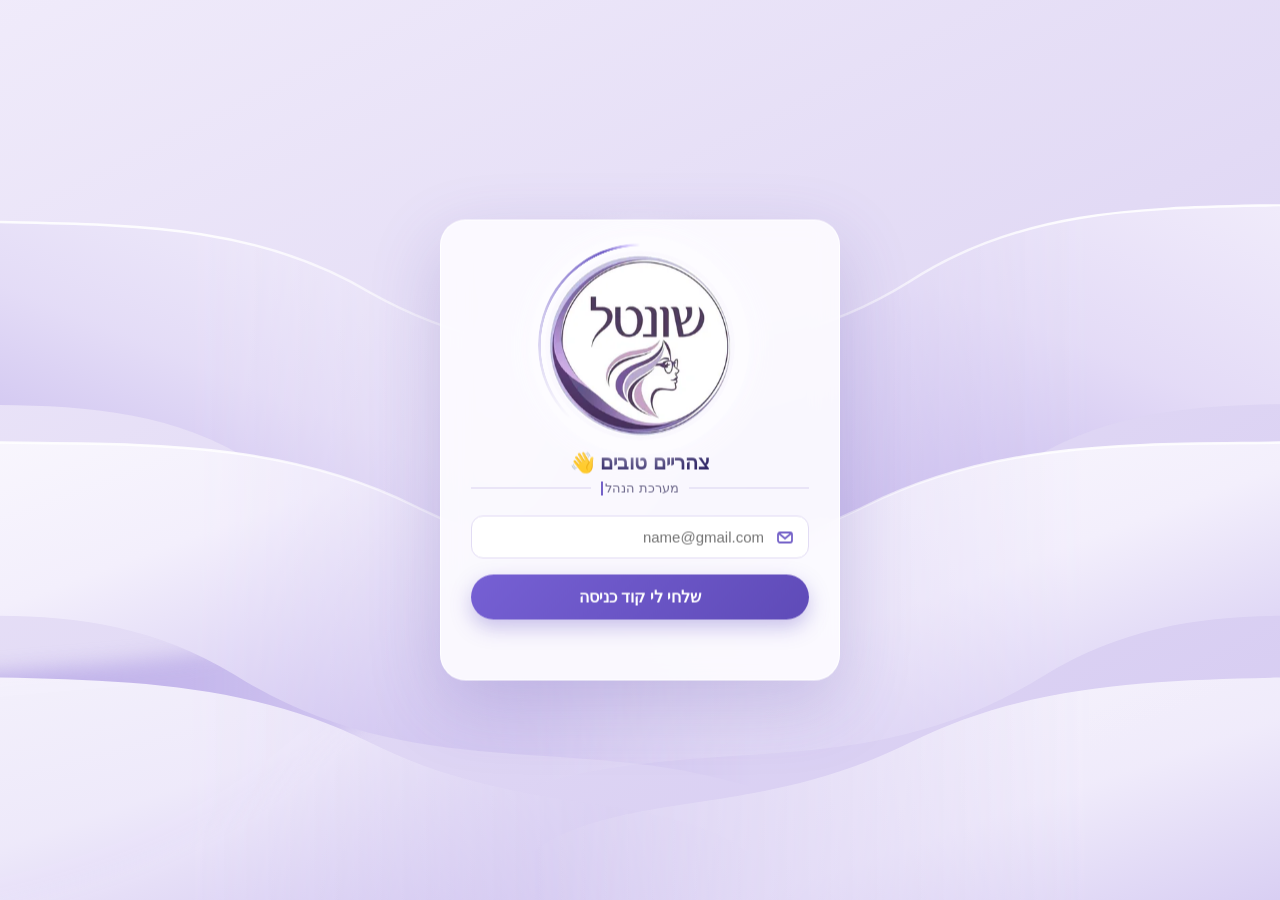
<file: index.html>
<!doctype html>
<html lang="he" dir="rtl">
<head><meta name="robots" content="noindex,nofollow"><meta name="theme-color" content="#6d3fa0"><meta name="apple-mobile-web-app-capable" content="yes"><meta name="apple-mobile-web-app-title" content="שונטל">
<meta charset="utf-8">
<meta name="viewport" content="width=device-width,initial-scale=1">
<title>שונטל בענן</title>
<link rel="icon" type="image/png" href="[data-uri]">
<style>
  :root{--ink:#2f2566;--muted:#6f6a8c;--acc:#7461c8;--acc2:#5b4aa8;--line:#e2dcf4;--err:#c04a42}
  *{box-sizing:border-box}
  html,body{height:100%}
  body{margin:0;min-height:100vh;color:var(--ink);font-family:Arial,"Segoe UI",sans-serif;display:flex;align-items:center;justify-content:center;padding:16px;overflow:hidden;
    background:radial-gradient(900px 600px at 15% 10%,#ece6ff 0,transparent 60%),radial-gradient(800px 600px at 90% 95%,#e3d9ff 0,transparent 60%),linear-gradient(160deg,#f7f4ff,#ede7fb)}
  .bg i{position:fixed;border-radius:50%;filter:blur(2px);opacity:.55;animation:fl 9s ease-in-out infinite}
  .bg i:nth-child(1){width:220px;height:220px;left:-60px;top:12%;background:radial-gradient(circle at 30% 30%,#d9ccff,#b9a6f5);animation-delay:0s}
  .bg i:nth-child(2){width:140px;height:140px;right:8%;top:8%;background:radial-gradient(circle at 30% 30%,#e6dcff,#c8b8fa);animation-delay:-3s}
  .bg i:nth-child(3){width:300px;height:300px;right:-90px;bottom:-60px;background:radial-gradient(circle at 30% 30%,#cdbdfb,#a692ee);animation-delay:-5s}
  .bg i:nth-child(4){width:90px;height:90px;left:12%;bottom:12%;background:radial-gradient(circle at 30% 30%,#efe8ff,#d3c5fb);animation-delay:-7s}
  @keyframes fl{0%,100%{transform:translateY(0) scale(1)}50%{transform:translateY(-26px) scale(1.06)}}
  .card{position:relative;background:rgba(255,255,255,.86);backdrop-filter:blur(8px);border:1px solid #e6e0f7;border-radius:28px;box-shadow:0 24px 70px rgba(91,74,168,.22);padding:34px 30px 30px;width:100%;max-width:420px;text-align:center;animation:pop .7s cubic-bezier(.2,.9,.3,1.2) both}
  @keyframes pop{from{opacity:0;transform:translateY(22px) scale(.96)}to{opacity:1;transform:none}}

  .av{position:relative;width:190px;height:190px;margin:-112px auto 12px;border-radius:50%;animation:fl2 4.8s ease-in-out infinite}
  .av .ring{position:absolute;inset:-8px;border-radius:50%;background:conic-gradient(from 0deg,#5b2bd6,#a77bff,#f6d28b,#d9a441,#7b3fe4,#3b1c9c,#5b2bd6);animation:spin 7s linear infinite,pulse 3.2s ease-in-out infinite;box-shadow:0 0 22px 5px rgba(140,90,255,.55),0 0 44px 12px rgba(140,90,255,.28)}
  @keyframes pulse{0%,100%{filter:brightness(1)}50%{filter:brightness(1.25)}}
  .av .disc{position:absolute;inset:0;border-radius:50%;overflow:hidden;background:#fff;box-shadow:0 10px 26px rgba(60,20,120,.3)}
  .av .disc img,.av .lyr{position:absolute;inset:0;width:100%;height:100%;display:block}
  .av .fig{position:absolute;inset:0;transform-origin:62% 74%;animation:bob 4.8s ease-in-out infinite}
  .av .hair{transform-origin:62% 48%;animation:sway 3.4s ease-in-out infinite}
  @keyframes bob{0%,100%{transform:translateY(0) rotate(0)}50%{transform:translateY(-1.6%) rotate(.9deg)}}
  @keyframes sway{0%,100%{transform:rotate(0) skewX(0)}30%{transform:rotate(-2.6deg) skewX(1.4deg)}70%{transform:rotate(1.4deg) skewX(-.8deg)}}
  .av .blink{position:absolute;left:63.4%;top:57.9%;width:3.8%;height:3.1%;background:#f7f5f9;border-radius:50%;opacity:0;animation:blk 5.2s infinite}
  .av .blink:after{content:"";position:absolute;left:-6%;right:-6%;bottom:22%;height:2px;border-bottom:2px solid #3b2a6e;border-radius:0 0 60% 60%}
  @keyframes blk{0%,92%,100%{opacity:0}94%,97%{opacity:1}}
  .av .st{position:absolute;width:10px;height:10px;pointer-events:none;opacity:0;animation:tw 3.2s ease-in-out infinite}
  .av .st:before,.av .st:after{content:"";position:absolute;left:50%;top:50%;background:#fff;border-radius:2px;box-shadow:0 0 8px 2px #fff,0 0 14px 4px rgba(254,228,64,.75);transform:translate(-50%,-50%)}
  .av .st:before{width:2px;height:100%}.av .st:after{width:100%;height:2px}
  @keyframes tw{0%,100%{opacity:0;transform:scale(.3) rotate(0)}50%{opacity:1;transform:scale(1.15) rotate(45deg)}}
  .av .sh{position:absolute;inset:0;border-radius:50%;overflow:hidden;pointer-events:none}
  .av .sh:after{content:"";position:absolute;top:-30%;bottom:-30%;width:32%;left:-60%;background:linear-gradient(100deg,transparent,rgba(255,255,255,.6),transparent);transform:skewX(-18deg);animation:shine 4.2s ease-in-out infinite}
  .av .glow{position:absolute;left:14%;right:14%;bottom:-20px;height:14px;border-radius:50%;background:radial-gradient(ellipse,rgba(116,97,200,.55),transparent 70%);animation:shd 4.8s ease-in-out infinite}

  @keyframes fl2{0%,100%{transform:translateY(0)}50%{transform:translateY(-9px)}}
  @keyframes shd{0%,100%{transform:scale(1);opacity:.8}50%{transform:scale(.78);opacity:.45}}
  @keyframes spin{to{transform:rotate(360deg)}}
  @keyframes shine{0%,55%{left:-60%}100%{left:130%}}
  .hi{margin:16px 0 2px;font-size:15px;font-weight:700;color:var(--acc);letter-spacing:.3px}
  h1{margin:0 0 6px;font-size:34px;line-height:1.1;font-weight:800;background:linear-gradient(90deg,#4b3d8f,#7b5fe0,#4b3d8f);background-size:200% 100%;-webkit-background-clip:text;background-clip:text;color:transparent;animation:tx 4s linear infinite}
  @keyframes tx{to{background-position:-200% 0}}
  .sub{color:var(--muted);font-size:14px;margin-bottom:22px}
  label{display:block;text-align:right;font-size:14px;margin:0 0 6px;font-weight:700;color:var(--ink)}
  input{width:100%;padding:13px 15px;border:1.5px solid var(--line);border-radius:14px;font-size:16px;background:#fff;color:var(--ink);direction:ltr;text-align:left;transition:border-color .2s,box-shadow .2s}
  input:focus{outline:0;border-color:var(--acc);box-shadow:0 0 0 4px rgba(116,97,200,.18)}
  button{margin-top:14px;width:100%;padding:13px;border:0;border-radius:14px;background:linear-gradient(135deg,#7660d4,#5f4bb8);color:#fff;font-size:16px;font-weight:800;cursor:pointer;box-shadow:0 8px 20px rgba(106,85,196,.35);transition:transform .15s,box-shadow .15s}
  button:hover{transform:translateY(-1px);box-shadow:0 12px 26px rgba(106,85,196,.42)} button:disabled{opacity:.6;cursor:default}
  .link{background:none;color:var(--acc2);font-size:13px;margin-top:10px;padding:4px;width:auto;text-decoration:underline;box-shadow:none}
  .link:hover{background:none;box-shadow:none;transform:none}
  .msg{margin-top:14px;font-size:14px;min-height:20px;line-height:1.5;color:var(--acc2)}
  .msg.err{color:var(--err)}
  .hid{display:none}
  .bar{height:7px;border-radius:99px;background:#ebe6fa;overflow:hidden;margin:16px 10px 12px}
  .bar b{display:block;height:100%;width:40%;border-radius:99px;background:linear-gradient(90deg,#a48df0,#6a55c4,#a48df0);background-size:200% 100%;animation:bar 1.6s ease-in-out infinite,sh 1.2s linear infinite}
  @keyframes bar{0%{margin-inline-start:-40%}100%{margin-inline-start:100%}}
  @keyframes sh{to{background-position:-200% 0}}
  #loadTxt{font-weight:700;color:var(--acc2);font-size:15px}
  .dots span{display:inline-block;animation:dt 1.2s infinite}.dots span:nth-child(2){animation-delay:.2s}.dots span:nth-child(3){animation-delay:.4s}
  @keyframes dt{0%,80%,100%{opacity:.2}40%{opacity:1}}
  @media (prefers-reduced-motion:reduce){*{animation:none!important}}

  .char{position:relative;width:270px;height:280px;margin:-170px auto 6px}
  .char .halo{position:absolute;left:4%;right:4%;top:8%;bottom:6%;border-radius:50%;background:radial-gradient(circle at 50% 45%,#fff 0,rgba(255,255,255,.85) 45%,rgba(190,170,250,.35) 72%,transparent 74%);box-shadow:0 0 40px 10px rgba(140,100,255,.35);animation:pulseh 3.6s ease-in-out infinite}
  @keyframes pulseh{0%,100%{box-shadow:0 0 34px 8px rgba(140,100,255,.30)}50%{box-shadow:0 0 56px 16px rgba(140,100,255,.5)}}
  .char .csv{position:absolute;inset:0;width:100%;height:100%;overflow:visible;filter:drop-shadow(0 6px 10px rgba(70,40,140,.25))}
  .char .fg{transform-box:fill-box;transform-origin:70% 90%;animation:bob 4.6s ease-in-out infinite}
  .char .hairG{transform-box:view-box;transform-origin:72% 22%;animation:sway 3.2s ease-in-out infinite}
  .char .blk{opacity:0;animation:blk 5s infinite}
  @keyframes bob{0%,100%{transform:translateY(0) rotate(0)}50%{transform:translateY(-6px) rotate(.8deg)}}
  @keyframes sway{0%,100%{transform:rotate(0) skewX(0)}30%{transform:rotate(-2.8deg) skewX(1.6deg)}70%{transform:rotate(1.6deg) skewX(-1deg)}}
  @keyframes blk{0%,91%,100%{opacity:0}93%,97%{opacity:1}}
  .char .st{position:absolute;width:11px;height:11px;opacity:0;animation:tw 3s ease-in-out infinite}
  .char .st:before,.char .st:after{content:"";position:absolute;left:50%;top:50%;background:#fff;border-radius:2px;box-shadow:0 0 8px 2px #fff,0 0 16px 5px rgba(160,120,255,.8);transform:translate(-50%,-50%)}
  .char .st:before{width:2px;height:100%}.char .st:after{width:100%;height:2px}
  .char .st.gl:before,.char .st.gl:after{box-shadow:0 0 8px 2px #fff,0 0 14px 4px rgba(254,228,64,.8)}
  .bub{position:absolute;right:-46px;top:-20px;background:#fff;border:1.5px solid #d8cdf5;color:#4b3d8f;font-weight:800;font-size:13px;padding:7px 12px;border-radius:16px 16px 16px 4px;box-shadow:0 8px 20px rgba(91,74,168,.22);white-space:nowrap;opacity:0;transform:scale(.6) translateY(8px);transform-origin:bottom left;animation:bub .6s .9s cubic-bezier(.2,1.4,.4,1) forwards,bubf 4s 1.6s ease-in-out infinite}
  @keyframes bub{to{opacity:1;transform:none}}
  @keyframes bubf{50%{transform:translateY(-4px)}}
  .hi{display:none}

  .char .rg{position:absolute;left:2%;right:2%;top:6%;bottom:4%;border-radius:50%;z-index:0;background:conic-gradient(from 0deg,#5b2bd6,#a77bff,#f6d28b,#d9a441,#7b3fe4,#3b1c9c,#5b2bd6);-webkit-mask:radial-gradient(closest-side,transparent calc(100% - 8px),#000 calc(100% - 7px));mask:radial-gradient(closest-side,transparent calc(100% - 8px),#000 calc(100% - 7px));animation:spin 7s linear infinite;filter:drop-shadow(0 0 8px rgba(160,110,255,.9))}
  .char .halo{z-index:0}.char .csv{z-index:1}
  .char .sw{position:absolute;left:4%;right:4%;top:8%;bottom:6%;border-radius:50%;overflow:hidden;z-index:2;pointer-events:none}
  .char .sw:after{content:"";position:absolute;top:-30%;bottom:-30%;width:30%;left:-60%;background:linear-gradient(100deg,transparent,rgba(255,255,255,.75),transparent);transform:skewX(-18deg);animation:shine 3.8s ease-in-out infinite}
  .char .st{z-index:3}
  .char .st.sm:before,.char .st.sm:after{box-shadow:0 0 6px 2px #fff,0 0 12px 4px rgba(190,150,255,.9)}
  .char .st.sm{width:9px;height:9px}
  .char .st.gl:before,.char .st.gl:after{background:#fff6c8;box-shadow:0 0 8px 3px #fff,0 0 18px 6px rgba(255,210,70,.85)}
  .char .dt{position:absolute;width:3px;height:3px;border-radius:50%;background:#fff;box-shadow:0 0 6px 2px rgba(255,255,255,.95),0 0 10px 3px rgba(170,130,255,.7);opacity:0;animation:tw 2.4s ease-in-out infinite;z-index:3}

  body{flex-direction:column}
  .stage{display:flex;align-items:center;justify-content:center;gap:34px;width:100%;max-width:880px}
  .card{margin:0 !important;flex:0 1 420px}
  .card .av,.card .hi{display:none}
  .char2{position:relative;width:300px;height:540px;flex:0 0 300px}
  .char2 .halo2{position:absolute;left:0;right:0;top:calc(50% - 150px);height:300px;border-radius:50%;background:radial-gradient(circle at 50% 45%,#fff 0,rgba(255,255,255,.8) 50%,rgba(190,170,250,.35) 74%,transparent 76%);box-shadow:0 0 50px 12px rgba(140,100,255,.35);animation:pulseh 3.6s ease-in-out infinite}
  .char2 .rg2{position:absolute;left:-8px;right:-8px;top:calc(50% - 158px);height:316px;border-radius:50%;background:conic-gradient(from 0deg,#5b2bd6,#a77bff,#f6d28b,#d9a441,#7b3fe4,#3b1c9c,#5b2bd6);-webkit-mask:radial-gradient(closest-side,transparent calc(100% - 8px),#000 calc(100% - 7px));mask:radial-gradient(closest-side,transparent calc(100% - 8px),#000 calc(100% - 7px));animation:spin 8s linear infinite;filter:drop-shadow(0 0 9px rgba(160,110,255,.9))}
  .char2 .fb{position:absolute;inset:0;width:100%;height:100%;overflow:visible;filter:drop-shadow(0 8px 12px rgba(70,40,140,.28));z-index:1}
  .char2 .body{transform-box:view-box;transform-origin:200px 700px;animation:bob2 4.6s ease-in-out infinite}
  @keyframes bob2{0%,100%{transform:translateY(0) rotate(0)}50%{transform:translateY(-5px) rotate(.5deg)}}
  .char2 .hairB,.char2 .hairF{transform-box:view-box;transform-origin:200px 90px;animation:sway2 3.4s ease-in-out infinite}
  .char2 .hairF{animation-delay:-.4s}
  @keyframes sway2{0%,100%{transform:rotate(0)}35%{transform:rotate(-1.8deg)}70%{transform:rotate(1.2deg)}}
  .char2 .head{transform-box:view-box;transform-origin:200px 200px;animation:nod 5s ease-in-out infinite}
  @keyframes nod{0%,100%{transform:rotate(0)}40%{transform:rotate(2deg)}75%{transform:rotate(-1.5deg)}}
  .char2 .wave{transform-box:view-box;transform-origin:248px 254px;animation:w1 2.6s ease-in-out infinite}
  .char2 .fore{transform-box:view-box;transform-origin:282px 306px;animation:w2 .9s ease-in-out infinite alternate}
  @keyframes w1{0%,100%{transform:rotate(0)}50%{transform:rotate(-6deg)}}
  @keyframes w2{from{transform:rotate(-14deg)}to{transform:rotate(16deg)}}
  .char2 .lid{opacity:0;animation:blk 4.6s infinite}
  .char2 .sw2{position:absolute;left:0;right:0;top:calc(50% - 150px);height:300px;border-radius:50%;overflow:hidden;z-index:2;pointer-events:none}
  .char2 .sw2:after{content:"";position:absolute;top:-30%;bottom:-30%;width:28%;left:-60%;background:linear-gradient(100deg,transparent,rgba(255,255,255,.38),transparent);transform:skewX(-18deg);animation:shine 3.8s ease-in-out infinite}
  .char2 .st{position:absolute;opacity:0;animation:tw 3s ease-in-out infinite;z-index:3}
  .char2 .st:before,.char2 .st:after{content:"";position:absolute;left:50%;top:50%;background:#fff;border-radius:2px;box-shadow:0 0 8px 2px #fff,0 0 16px 5px rgba(160,120,255,.85);transform:translate(-50%,-50%)}
  .char2 .st:before{width:2px;height:100%}.char2 .st:after{width:100%;height:2px}
  .char2 .st.gl:before,.char2 .st.gl:after{background:#fff6c8;box-shadow:0 0 8px 3px #fff,0 0 18px 6px rgba(255,210,70,.85)}
  .char2 .dt{position:absolute;width:3px;height:3px;border-radius:50%;background:#fff;box-shadow:0 0 6px 2px #fff,0 0 10px 3px rgba(170,130,255,.7);opacity:0;animation:tw 2.4s ease-in-out infinite;z-index:3}
  .bub2{position:absolute;left:62%;top:3%;z-index:4;background:#fff;border:1.5px solid #d8cdf5;color:#4b3d8f;font-weight:800;font-size:13.5px;padding:8px 13px;border-radius:16px 16px 16px 4px;box-shadow:0 8px 20px rgba(91,74,168,.22);white-space:nowrap;opacity:0;transform:scale(.6) translateY(8px);transform-origin:bottom left;animation:bub .6s .9s cubic-bezier(.2,1.4,.4,1) forwards,bubf 4s 1.6s ease-in-out infinite}
  @media (max-width:760px){.stage{flex-direction:column;gap:6px}.char2{width:190px;height:340px;flex:0 0 340px}.bub2{font-size:11px;left:50%}}

  .card .hi{display:block !important;margin:0 0 2px;font-size:19px}
  .wl span{display:inline-block;opacity:0;transform:translateY(16px) scale(.6);animation:ltr .7s calc(.15s + var(--i)*.07s) cubic-bezier(.2,1.5,.4,1) forwards,ltf 3.6s calc(1.6s + var(--i)*.12s) ease-in-out infinite}
  .wl .sp{width:.35em}
  @keyframes ltr{to{opacity:1;transform:none}}
  @keyframes ltf{0%,100%{transform:translateY(0)}50%{transform:translateY(-4px)}}
  .hi.wl{color:var(--acc);font-weight:800;letter-spacing:.5px}
  h1.wl{animation:none;background:none;color:transparent;-webkit-background-clip:initial;font-size:44px}
  h1.wl span{background:linear-gradient(90deg,#4b3d8f,#8a6cf0,#d9a441,#8a6cf0,#4b3d8f);background-size:300% 100%;-webkit-background-clip:text;background-clip:text;color:transparent;text-shadow:none;animation:ltr .7s calc(.15s + var(--i)*.07s) cubic-bezier(.2,1.5,.4,1) forwards,ltf 3.6s calc(1.6s + var(--i)*.12s) ease-in-out infinite,gsh 4s linear infinite}
  @keyframes gsh{to{background-position:-300% 0}}

  body{padding-bottom:42vh !important;justify-content:center}
  .band{position:fixed;left:0;right:0;bottom:0;height:42vh;min-height:230px;background:radial-gradient(120% 140% at 50% 100%,#2d1a6b 0,#1a0f45 55%,#0f0830 100%);z-index:0;overflow:hidden;-webkit-mask:linear-gradient(to bottom,transparent 0,#000 22%);mask:linear-gradient(to bottom,transparent 0,#000 22%)}
  .band canvas{position:absolute;inset:0;width:100%;height:100%}
  .orbg{position:absolute;left:50%;top:58%;width:160px;height:160px;transform:translate(-50%,-50%);border-radius:50%;background:radial-gradient(circle,#fff 0,rgba(255,255,255,.9) 18%,rgba(210,190,255,.55) 45%,transparent 70%);animation:orbp 3s ease-in-out infinite;pointer-events:none}
  @keyframes orbp{0%,100%{transform:translate(-50%,-50%) scale(.9);opacity:.85}50%{transform:translate(-50%,-50%) scale(1.15);opacity:1}}
  .ti{position:absolute;width:46px;height:46px;animation:tf 6s ease-in-out infinite}
  .ti div{width:100%;height:100%;border-radius:12px;background:linear-gradient(145deg,rgba(255,255,255,.16),rgba(255,255,255,.04));border:1px solid rgba(255,255,255,.28);box-shadow:0 0 18px rgba(150,120,255,.45),inset 0 0 12px rgba(255,255,255,.08);backdrop-filter:blur(2px);display:flex;align-items:center;justify-content:center;color:#e8defd;animation:tp 3.4s ease-in-out infinite}
  .ti svg{width:26px;height:26px}
  @keyframes tf{0%,100%{transform:translate(0,0) rotate(-3deg)}33%{transform:translate(7px,-10px) rotate(3deg)}66%{transform:translate(-6px,-4px) rotate(-1deg)}}
  @keyframes tp{0%,100%{box-shadow:0 0 14px rgba(150,120,255,.35)}50%{box-shadow:0 0 28px rgba(190,160,255,.8)}}
  .stage{position:relative;z-index:2}
  .bg{z-index:0}
  @media (max-width:760px){.ti{width:34px;height:34px}.ti svg{width:19px;height:19px}.band{height:36vh}body{padding-bottom:36vh !important}}

  .band{background:radial-gradient(120% 140% at 50% 100%,#2d1a6b 0,#1a0f45 55%,#0f0830 100%) !important}
  .srcs{position:absolute;right:5%;top:50%;transform:translateY(-50%);display:flex;flex-direction:column;gap:14px}
  .src{display:flex;align-items:center;gap:8px;color:#e8defd;font-size:12px;font-weight:700}
  .src i{width:38px;height:38px;border-radius:12px;background:linear-gradient(145deg,rgba(255,255,255,.18),rgba(255,255,255,.05));border:1px solid rgba(255,255,255,.3);display:flex;align-items:center;justify-content:center;box-shadow:0 0 16px rgba(150,120,255,.5)}
  .src svg{width:21px;height:21px}
  .hub{position:absolute;left:50%;top:50%;width:132px;height:132px;transform:translate(-50%,-50%)}
  .hub img{position:absolute;inset:6px;width:calc(100% - 12px);height:calc(100% - 12px);border-radius:50%;background:#fff;object-fit:contain;box-shadow:0 0 30px rgba(170,130,255,.8)}
  .hring{position:absolute;inset:-6px;border-radius:50%;background:conic-gradient(from 0deg,#5b2bd6,#a77bff,#f6d28b,#d9a441,#7b3fe4,#3b1c9c,#5b2bd6);-webkit-mask:radial-gradient(closest-side,transparent calc(100% - 7px),#000 calc(100% - 6px));mask:radial-gradient(closest-side,transparent calc(100% - 7px),#000 calc(100% - 6px));animation:spin 6s linear infinite;filter:drop-shadow(0 0 10px rgba(170,120,255,.95))}
  .hflash{position:absolute;inset:-14px;border-radius:50%;background:radial-gradient(circle,rgba(255,255,255,.9),rgba(170,130,255,.5) 40%,transparent 70%);opacity:0}
  .hub.hit .hflash{animation:fl .5s ease-out}
  @keyframes fl{0%{opacity:.95;transform:scale(.8)}100%{opacity:0;transform:scale(1.35)}}
  .scan{position:absolute;inset:6px;border-radius:50%;overflow:hidden;pointer-events:none}
  .scan:after{content:"";position:absolute;left:-10%;right:-10%;height:14px;top:-20%;background:linear-gradient(to bottom,transparent,rgba(160,255,230,.7),transparent);animation:sc 2s linear infinite}
  @keyframes sc{to{top:110%}}
  .pods{position:absolute;left:4%;top:50%;transform:translateY(-50%);display:flex;flex-direction:column;gap:9px}
  .pod{display:flex;align-items:center;gap:8px;direction:rtl;color:#efe8ff;font-size:12px;font-weight:700;padding:6px 10px;border-radius:12px;background:rgba(255,255,255,.07);border:1px solid color-mix(in srgb,var(--c) 55%,transparent);min-width:128px;transition:box-shadow .3s,transform .3s}
  .pod b{width:10px;height:10px;border-radius:50%;background:var(--c);box-shadow:0 0 10px var(--c)}
  .pod span{flex:1}.pod em{font-style:normal;color:var(--c);min-width:18px;text-align:center}
  .pod.hit{box-shadow:0 0 22px var(--c);transform:scale(1.06)}
  .inv2{position:absolute;left:0;top:0;width:44px;height:58px;border-radius:6px;background:#fff;box-shadow:0 0 16px rgba(190,160,255,.8);will-change:transform,opacity;pointer-events:none;padding:6px 5px}
  .inv2 u{display:block;height:3px;border-radius:2px;background:#d9cff7;margin-bottom:4px;text-decoration:none}
  .inv2 u:first-child{width:55%;background:#b5a1ee}
  .inv2 s{position:absolute;left:5px;bottom:4px;font-size:9px;font-weight:800;color:#6a55c4;text-decoration:none}
  .inv2 i{position:absolute;right:-6px;top:-6px;width:17px;height:17px;border-radius:50%;background:#34d399;color:#fff;font-size:11px;line-height:17px;text-align:center;font-style:normal;display:none;box-shadow:0 0 10px #34d399}
  .inv2.ok i{display:block}
  .cap{position:absolute;bottom:10px;left:0;right:0;text-align:center;color:rgba(232,222,253,.75);font-size:12px;letter-spacing:.3px}
  @media (max-width:760px){.pod{min-width:0;padding:5px 7px}.pod span{display:none}.src span{display:none}.hub{width:96px;height:96px}.cap{font-size:10px}}

  html,body{overflow:hidden}
  body{display:block !important;padding:0 !important;background:linear-gradient(135deg,#e7e1f6,#f5f3fa) !important}
  body{background:linear-gradient(160deg,#d9d0f1 0%,#ece7f9 45%,#f6f3fc 100%) !important}
  .waves{position:fixed;inset:0;overflow:hidden;z-index:0}
  .waves svg{position:absolute;inset:0;width:100%;height:100%}.rb .r1,.rb .r3,.rb .r5{animation:wv 14s ease-in-out infinite alternate}.rb .r2,.rb .r4{animation:wv 19s ease-in-out infinite alternate-reverse}
  
  @keyframes wv{from{transform:translate(-14px,0)}to{transform:translate(14px,-12px)}}
  .waves i{position:absolute;border-radius:50%;background:radial-gradient(circle,#fff,rgba(255,255,255,0) 70%);animation:fl 9s ease-in-out infinite}
  .stage{position:fixed !important;left:50%;top:50%;transform:translate(-50%,-50%);width:min(92vw,400px);max-width:none;display:block !important;z-index:5;gap:0}
  .card{max-width:none !important;width:100% !important;background:rgba(253,252,255,.9) !important;backdrop-filter:blur(14px);border:1px solid rgba(255,255,255,.9) !important;border-radius:26px !important;padding:30px 30px 26px !important;box-shadow:0 24px 70px rgba(91,74,168,.22) !important}
  .lg{width:190px;height:auto;display:block;margin:0 auto 4px;border-radius:50%;box-shadow:0 0 0 14px #fdfcff,0 0 30px 14px #fdfcff;animation:lgf 4.5s ease-in-out infinite}
  @keyframes lgf{0%,100%{transform:translateY(0)}50%{transform:translateY(-5px)}}
  .sub2{display:flex;align-items:center;gap:10px;color:#6f6a8c;font-size:13px;margin:8px 0 20px}
  .sub2:before,.sub2:after{content:"";flex:1;height:1px;background:#d9d2ee}
  .card label{position:absolute;width:1px;height:1px;overflow:hidden;clip:rect(0 0 0 0)}
  .card input{padding:12px 44px 12px 14px;border-radius:12px;background:#fff url("data:image/svg+xml,%3Csvg xmlns='http://www.w3.org/2000/svg' width='18' height='18' fill='none' stroke='%237461c8' stroke-width='1.8'%3E%3Crect x='2' y='4' width='14' height='10' rx='2'/%3E%3Cpath d='m3 5 6 5 6-5'/%3E%3C/svg%3E") no-repeat right 14px center;direction:rtl;text-align:right;font-size:15px}
  #cd{background-image:url("data:image/svg+xml,%3Csvg xmlns='http://www.w3.org/2000/svg' width='18' height='18' fill='none' stroke='%237461c8' stroke-width='1.8'%3E%3Crect x='3' y='8' width='12' height='8' rx='2'/%3E%3Cpath d='M6 8V6a3 3 0 0 1 6 0v2'/%3E%3C/svg%3E")}
  .card button{border-radius:999px;margin-top:16px}
  .stage{animation:cin .9s cubic-bezier(.2,.9,.3,1.1) both}
  @keyframes cin{from{opacity:0;transform:translate(-50%,-46%) scale(.96)}to{opacity:1;transform:translate(-50%,-50%)}}
  /* 22.10.2026: מסך נמוך (טלפון קטן עם מקלדת פתוחה) — הכרטיס נגלל, כדי שהודעת שגיאה מתחת לכפתור לא תיחתך */
  @media (max-height:540px){html,body{overflow-x:hidden;overflow-y:auto}.stage{position:relative !important;left:auto;top:auto;transform:none;margin:12px auto;animation:none}}
  /* 22.10.2026: ברכה אישית, כיתוב שנכתב, קו אור סביב הלוגו, שלבי טעינה */
  .lgw{position:relative;width:190px;margin:0 auto 4px;animation:lgf 4.5s ease-in-out infinite}
  .lgw .lg{margin:0;animation:none}
  .lgw:before{content:"";position:absolute;inset:-7px;border-radius:50%;z-index:1;pointer-events:none;background:conic-gradient(from 0deg,transparent 0 62%,rgba(116,97,200,.35) 80%,#7461c8 94%,#d8ccff 98%,transparent 100%);-webkit-mask:radial-gradient(closest-side,transparent calc(100% - 3px),#000 calc(100% - 2.5px));mask:radial-gradient(closest-side,transparent calc(100% - 3px),#000 calc(100% - 2.5px));animation:spin 5s linear infinite}
  .hello{min-height:26px;margin:10px 0 0;font-size:20px;font-weight:800;color:var(--ink)}
  .sub2{margin-top:4px !important}
  #tw.typing:after{content:"";display:inline-block;width:2px;height:1.05em;margin-inline-start:2px;vertical-align:-3px;background:var(--acc);animation:cb .75s steps(1) infinite}
  @keyframes cb{50%{opacity:0}}
  .ldone{font-size:13px;color:var(--muted);line-height:1.9}
  .ldone div:before{content:"✓ ";color:#2f8f68;font-weight:800}
</style>
</head>
<body>

<div class="waves"><svg class="rb" viewBox="0 0 1600 800" preserveAspectRatio="xMidYMid slice"><defs>
<linearGradient id="sa" x1="0" y1="0" x2="1" y2="1"><stop offset="0" stop-color="#ffffff"/><stop offset=".45" stop-color="#f3effc"/><stop offset="1" stop-color="#b7a6e8"/></linearGradient>
<linearGradient id="sb" x1="0" y1="1" x2="1" y2="0"><stop offset="0" stop-color="#a996e3"/><stop offset=".5" stop-color="#e3dbf6"/><stop offset="1" stop-color="#ffffff"/></linearGradient>
<linearGradient id="sc" x1="0" y1="0" x2="1" y2="0"><stop offset="0" stop-color="#8f7ad8"/><stop offset="1" stop-color="#cbbdf0"/></linearGradient>
<linearGradient id="bgg" x1="0" y1="0" x2="1" y2="1"><stop offset="0" stop-color="#f4f0fc"/><stop offset=".5" stop-color="#e2daf5"/><stop offset="1" stop-color="#cfc3f0"/></linearGradient>
<linearGradient id="mL" x1="0" x2="1"><stop offset="0" stop-color="#fff"/><stop offset=".5" stop-color="#fff"/><stop offset="1" stop-color="#000"/></linearGradient>
<linearGradient id="mR" x1="1" x2="0"><stop offset="0" stop-color="#fff"/><stop offset=".5" stop-color="#fff"/><stop offset="1" stop-color="#000"/></linearGradient>
<mask id="mkL" maskUnits="userSpaceOnUse" x="-100" y="-50" width="1700" height="900"><rect x="-100" y="-50" width="1000" height="900" fill="url(#mL)"/></mask>
<mask id="mkR" maskUnits="userSpaceOnUse" x="-100" y="-50" width="1800" height="900"><rect x="700" y="-50" width="1000" height="900" fill="url(#mR)"/></mask>
<filter id="sh"><feGaussianBlur stdDeviation="9"/></filter></defs><rect x="-100" y="-50" width="1800" height="900" fill="url(#bgg)"/><g mask="url(#mkL)"><path class="r2" d="M-100 700 C150 540 380 640 600 520 C760 430 860 470 900 380 L900 520 C780 600 640 560 500 680 C320 830 120 800 -100 880Z" fill="url(#sc)" opacity="0.55" filter="url(#sh)"/><path class="r1" d="M-100 120 C120 260 360 140 560 260 C720 350 820 280 900 360 L900 520 C760 470 620 520 470 420 C300 300 100 420 -100 300Z" fill="url(#sb)" opacity="0.95"/><path class="r3" d="M-100 330 C140 450 380 340 600 450 C760 530 850 470 900 540 L900 700 C740 650 600 700 440 600 C260 490 80 600 -100 520Z" fill="url(#sa)" opacity="1"/><path class="r2" d="M-100 560 C140 640 360 560 560 660 C700 730 820 700 900 760 L900 900 L-100 900Z" fill="url(#sa)" opacity="0.9"/></g><g mask="url(#mkR)"><path class="r4" d="M1700 100 C1480 250 1240 120 1040 250 C880 350 780 270 700 350 L700 520 C840 470 980 520 1130 420 C1300 300 1500 420 1700 290Z" fill="url(#sb)" opacity="0.95"/><path class="r5" d="M1700 330 C1460 450 1220 340 1000 450 C840 530 750 470 700 540 L700 700 C860 650 1000 700 1160 600 C1340 490 1520 600 1700 520Z" fill="url(#sa)" opacity="1"/><path class="r4" d="M1700 560 C1460 640 1240 560 1040 660 C900 730 780 700 700 760 L700 900 L1700 900Z" fill="url(#sa)" opacity="0.9"/></g><g fill="none" stroke="#fff" stroke-width="2.2" opacity=".9"><path mask="url(#mkL)" d="M-100 330 C140 450 380 340 600 450 C760 530 850 470 900 540"/><path mask="url(#mkL)" d="M-100 120 C120 260 360 140 560 260 C720 350 820 280 900 360"/><path mask="url(#mkR)" d="M1700 330 C1460 450 1220 340 1000 450 C840 530 750 470 700 540"/><path mask="url(#mkR)" d="M1700 100 C1480 250 1240 120 1040 250 C880 350 780 270 700 350"/></g></svg></div><div class="stage"><div class="card">
  
  <div class="lgw"><img class="lg" alt="" src="[data-uri]"></div><div id="hello" class="hello"></div><div class="sub2" aria-label="מערכת הנהלת חשבונות חכמה"><span id="tw" aria-hidden="true">מערכת הנהלת חשבונות חכמה</span></div>
  

  <div id="stEmail">
    <label for="em">המייל שלך</label>
    <input id="em" type="email" autocomplete="email" placeholder="name@gmail.com">
    <button id="bSend">שלחי לי קוד כניסה</button>
  </div>

  <div id="stCode" class="hid">
    <label for="cd">הקוד שקיבלת במייל</label>
    <input id="cd" inputmode="numeric" autocomplete="one-time-code" placeholder="123456" maxlength="10">
    <button id="bVerify">כניסה</button>
    <button id="bBack" class="link">שליחה למייל אחר</button>
  </div>

  <div id="stLoad" class="hid">
    <div class="bar"><b></b></div>
    <div id="loadDone" class="ldone"></div>
    <div id="loadTxt">טוענת את שונטל…</div>
  </div>

  <div id="msg" class="msg" role="status" aria-live="polite"></div>
</div></div>

<script>
(function(){ /* 19.10.2026: כשנפתח מאתר (github.io — אותה כתובת בסיס כמו «שונטל 2» של שובל) — אחסון נפרד, כדי ששתי השונטליות לא ייגעו זו בזו.
   מהקובץ במחשב (file://) — בלי שינוי. */
  if(!/\.github\.io$/.test(location.hostname||'')) return;
  var P='shontal-main::';
  function wrap(st){ function keys(){ var a=[]; for(var i=0;i<st.length;i++){ var k=st.key(i); if(k&&k.indexOf(P)===0) a.push(k.slice(P.length)); } return a; }
    var o={ getItem:function(k){ return st.getItem(P+k); }, setItem:function(k,v){ st.setItem(P+k,String(v)); }, removeItem:function(k){ st.removeItem(P+k); },
      clear:function(){ keys().forEach(function(k){ st.removeItem(P+k); }); }, key:function(i){ return keys()[i]||null; } };
    Object.defineProperty(o,'length',{get:function(){ return keys().length; }}); return o; }
  /* 16.11.2026 איילת («האחסון מלא… אז תתקן»): אחסון הדפדפן (localStorage, ~5MB לכל הדפים ב-github.io — שונטל, תזרים, שכר, רו"ה, מרכז הבקרה)
     התמלא בעותק של נתוני שונטל (~3.5MB) — וכל שמירה נכשלה בשקט (ניתוקים, תקיעות, קבצים שנקראו שוב ושוב).
     מעכשיו localStorage של שונטל = זיכרון (M) + IndexedDB «shontal-main-store» (בלי התקרה הזו). רק ערכים קטנים (עד 16K תווים) נשמרים גם ב-localStorage הרגיל.
     שונטל עצמה לא משתנה: getItem/setItem/removeItem עובדים כמו קודם, ולא נכשלים יותר.
     בטעינה: קודם IndexedDB, ומעליו מה שב-localStorage (הכתיבה האחרונה). ערך גדול יוצא מ-localStorage רק אחרי שנשמר ב-IndexedDB. index.html מחכה ל-__lsReady לפני שפותח את שונטל. */
  function wrapBig(st){ var SMALL=16000, M=new Map(), dirty=new Map(), tmr=0, db=null, IO0=indexedDB.open.bind(indexedDB);
    for(var i=0;i<st.length;i++){ var k=st.key(i); if(k&&k.indexOf(P)===0){ try{ M.set(k.slice(P.length), st.getItem(k)); }catch(_){} } }
    var inLS={}; M.forEach(function(v,k){ inLS[k]=1; });
    function bump(){ try{ window._lsGen=(window._lsGen||0)+1; }catch(_){} }
    function openDb(){ return new Promise(function(ok){ try{ var r=IO0('shontal-main-store',1); r.onupgradeneeded=function(e){ try{ e.target.result.createObjectStore('kv'); }catch(_){} }; r.onsuccess=function(e){ db=e.target.result; ok(db); }; r.onerror=function(){ ok(null); }; }catch(_){ ok(null); } }); }
    function flush(){ tmr=0; if(!db||!dirty.size) return; var d=dirty; dirty=new Map(); var big=[];
      try{ var t=db.transaction('kv','readwrite'), os=t.objectStore('kv'); d.forEach(function(v,k){ if(v===null) os['delete'](k); else { os.put(v,k); if(v.length>SMALL) big.push(k); } });
        t.oncomplete=function(){ big.forEach(function(k){ if(M.get(k)!=null&&M.get(k).length>SMALL){ try{ st.removeItem(P+k); }catch(_){} } }); };
        t.onerror=function(){ d.forEach(function(v,k){ if(!dirty.has(k)) dirty.set(k,v); }); }; }catch(_){ d.forEach(function(v,k){ if(!dirty.has(k)) dirty.set(k,v); }); } }
    function later(k,v){ dirty.set(k,v); if(!tmr) tmr=setTimeout(flush,300); }
    window.__lsReady=openDb().then(function(D){ if(!D) return; return new Promise(function(ok){ try{ var t=D.transaction('kv','readonly'), os=t.objectStore('kv'), c=os.openCursor();
        c.onsuccess=function(e){ var cur=e.target.result; if(!cur){ ok(); return; } var k=String(cur.key); if(!inLS[k]&&!M.has(k)) M.set(k,String(cur.value)); cur['continue'](); };
        c.onerror=function(){ ok(); }; }catch(_){ ok(); } }); })
      .then(function(){ /* העברה ראשונה: כל מה שגדול → IndexedDB, ואז יוצא מ-localStorage (מפנה מקום לכל הדפים) */ M.forEach(function(v,k){ if(v!=null&&v.length>SMALL) later(k,v); }); if(db) flush(); bump(); })
      ['catch'](function(){});
    /* בטיחות: אם IndexedDB לא עונה תוך 6 שניות — שונטל נפתחת בכל זאת (הנתונים נטענים מהענן כרגיל) */
    window.__lsReady=Promise.race([window.__lsReady,new Promise(function(r){ setTimeout(function(){ try{ console.warn('[אחסון] IndexedDB לא ענה — ממשיכים'); }catch(_){} r(); },6000); })]);
    /* document.open() מוחק את המאזינים של החלון — index.html קורא ל-__lsRearm אחרי שפתח את שונטל */
    window.__lsRearm=function(){ try{ var f=function(){ if(tmr){ clearTimeout(tmr); flush(); } }; window.addEventListener('pagehide',f); document.addEventListener('visibilitychange',function(){ if(document.visibilityState==='hidden') f(); }); }catch(_){} };
    window.__lsRearm();
    var o={ getItem:function(k){ k=String(k); return M.has(k)?M.get(k):null; },
      setItem:function(k,v){ k=String(k); v=String(v); if(M.get(k)===v) return; M.set(k,v); bump();
        if(v.length<=SMALL){ try{ st.setItem(P+k,v); }catch(_){} }
        else if(db){ try{ st.removeItem(P+k); }catch(_){} } /* עותק ישן ב-localStorage לא יגבר בטעינה הבאה על החדש שב-IndexedDB */
        else { try{ st.setItem(P+k,v); }catch(_){} } /* אין IndexedDB — כמו קודם */
        later(k,v); },
      removeItem:function(k){ k=String(k); if(!M.has(k)) return; M['delete'](k); bump(); try{ st.removeItem(P+k); }catch(_){} later(k,null); },
      clear:function(){ Array.from(M.keys()).forEach(function(k){ o.removeItem(k); }); },
      key:function(i){ return Array.from(M.keys())[i]||null; } };
    Object.defineProperty(o,'length',{get:function(){ return M.size; }}); return o; }
  try{ var L=(window.indexedDB?wrapBig:wrap)(window.localStorage); Object.defineProperty(window,'localStorage',{configurable:true,get:function(){ return L; }}); }catch(e){ try{ var L0=wrap(window.localStorage); Object.defineProperty(window,'localStorage',{configurable:true,get:function(){ return L0; }}); }catch(_){} }
  try{ var S2=wrap(window.sessionStorage); Object.defineProperty(window,'sessionStorage',{configurable:true,get:function(){ return S2; }}); }catch(e){}
  try{ var IO=indexedDB.open.bind(indexedDB); indexedDB.open=function(n,v){ return v===undefined?IO('shontal-main-'+n):IO('shontal-main-'+n,v); };
       var ID=indexedDB.deleteDatabase&&indexedDB.deleteDatabase.bind(indexedDB); if(ID) indexedDB.deleteDatabase=function(n){ return ID('shontal-main-'+n); }; }catch(e){}
})();
</script>
<script>
(function(){
  var T0=Date.now();
  var SB='https://mjhywoiwdvuxymuyhhdc.supabase.co';
  var KEY='sb_publishable_c7Y5hKxAqpzIFhhbuhNS2g_u55YKB90';
  var CB='https://shontal.cloud';           /* כתובת-דמה: כל פנייה אליה מנותבת למסד הנתונים */
  var SK='shontal-cloud-session';
  var $=function(i){return document.getElementById(i);};
  function msg(t,err){ var m=$('msg'); m.textContent=t||''; m.className='msg'+(err?' err':''); if(t){ try{ m.scrollIntoView({block:'nearest'}); }catch(_){} } }
  function show(id){ ['stEmail','stCode','stLoad'].forEach(function(x){ $(x).classList.toggle('hid',x!==id); }); }

  var S=null; try{ S=JSON.parse(localStorage.getItem(SK)||'null'); }catch(_){ S=null; }
  function saveS(o){ if(o&&!o.at) o.at=Date.now(); S=o; try{ localStorage.setItem(SK, JSON.stringify(o)); }catch(_){ try{ localStorage.removeItem(SK); }catch(__){} } sessDB('put',o); }
  /* 16.11.2026 איילת («מתנתקת, מבקשת כל הזמן חיבור מחדש», «גם התזרים יצא»): אחסון הדפדפן של כל הדפים ב-github.io מלא — ההתחברות החדשה (אחרי חידוש)
     לא נשמרה, הדף/הדף השני קרא את הישנה (שכבר לא תקפה) והוציא לכניסה. עכשיו ההתחברות נשמרת גם ב-IndexedDB (לא מתמלא), עם חותמת זמן —
     תמיד משתמשים בחדשה ביותר, וישנה לא דורסת חדשה. משותף לשונטל, לתזרים ולדיג'יים. */
  var SDBN='shontal-sess';
  function sessDB(op,val){ return new Promise(function(ok){ setTimeout(function(){ ok(null); },3000); /* IndexedDB לא עונה — לא תוקעים את הכניסה */ try{ var r=indexedDB.open(SDBN,1); r.onupgradeneeded=function(e){ try{ e.target.result.createObjectStore('s'); }catch(_){} };
      r.onsuccess=function(e){ try{ var db=e.target.result, t=db.transaction('s',op==='get'?'readonly':'readwrite'), st=t.objectStore('s');
        if(op==='get'){ var g=st.get('S'); g.onsuccess=function(){ ok(g.result||null); }; g.onerror=function(){ ok(null); }; }
        else { if(op==='put') st.put(val,'S'); else st['delete']('S'); t.oncomplete=function(){ ok(true); }; t.onerror=function(){ ok(false); }; } }catch(_){ ok(null); } };
      r.onerror=function(){ ok(null); }; }catch(_){ ok(null); } }); }
  function sessNewer(t){ return !!(t&&t.refresh_token&&(!S||!S.refresh_token||(t.refresh_token!==S.refresh_token&&(t.at||0)>(S.at||0)))); }
  function sessPull(){ return sessDB('get').then(function(t){ if(sessNewer(t)) S=t; return S; }); }
  try{ setInterval(function(){ sessPull(); }, 15000); }catch(_){}

  function clearS(){ S=null; try{ localStorage.removeItem(SK); }catch(_){} sessDB('del'); }

  function auth(path, body){
    return fetch(SB+'/auth/v1/'+path,{method:'POST',headers:{'apikey':KEY,'Content-Type':'application/json'},body:JSON.stringify(body)})
      .then(function(r){ return r.text().then(function(t){ var j={}; try{ j=JSON.parse(t||'{}'); }catch(_){}
        if(!r.ok){ var e=new Error(j.msg||j.error_description||j.message||('שגיאה '+r.status)); e.status=r.status; e.code=j.error_code||j.code; throw e; } return j; }); });
  }
  function keep(j){ saveS({access_token:j.access_token, refresh_token:j.refresh_token, expires_at:(j.expires_at||Math.floor(Date.now()/1000)+(j.expires_in||3600)), email:(j.user&&j.user.email)||(S&&S.email)||''}); }
  var _refreshing=null;
  /* 1.11.2026: שונטל ותזרים חולקים את אותה התחברות (אותו מפתח בדפדפן). כשאחד מהם מחדש את ההתחברות, הקוד הישן
     של השני כבר לא תקף («Refresh Token Not Found») — לכן קודם קוראים מהדפדפן את ההתחברות העדכנית. */
  function syncS(){ try{ var t=JSON.parse(localStorage.getItem(SK)||'null'); if(t&&t.refresh_token&&(!S||(t.refresh_token!==S.refresh_token&&(t.at||0)>=(S.at||0)))) S=t; }catch(_){} }
  function refresh(){ return sessPull().then(refresh0); }
  function refresh0(){ syncS(); if(S&&S.refresh_token&&(S.expires_at||0)-Date.now()/1000 >= 120) return Promise.resolve(S);
    if(!S||!S.refresh_token) return Promise.reject(new Error('אין חיבור'));
    if(_refreshing) return _refreshing;
    _refreshing=auth('token?grant_type=refresh_token',{refresh_token:S.refresh_token}).then(function(j){ keep(j); _refreshing=null; return S; },function(e){ _refreshing=null; var was=S&&S.refresh_token; syncS(); if(S&&S.refresh_token&&S.refresh_token!==was) return S; return sessPull().then(function(){ if(S&&S.refresh_token&&S.refresh_token!==was) return S; e.auth=true; throw e; }); });
    return _refreshing; }
  function fresh(){ syncS(); if(!S) return Promise.reject(new Error('אין חיבור')); if((S.expires_at||0)-Date.now()/1000 < 120) return refresh(); return Promise.resolve(S); }
  function hdr(){ return {'apikey':KEY,'Authorization':'Bearer '+(S&&S.access_token||''),'Content-Type':'application/json'}; }

  /* ---- כניסה בקוד מהמייל ---- */
  $('bSend').onclick=function(){
    var em=($('em').value||'').trim().toLowerCase();
    if(!/^[^@\s]+@[^@\s]+\.[^@\s]+$/.test(em)){ msg('נא להקליד מייל תקין',true); return; }
    this.disabled=true; msg('שולחת קוד…');
    var b=this;
    fetch(SB+'/rest/v1/rpc/login_email_ok',{method:'POST',headers:{'apikey':KEY,'Content-Type':'application/json'},body:JSON.stringify({p_email:em})})
      .then(function(r){ return r.ok?r.json():true; },function(){ return true; })
      .then(function(ok){ if(ok===false){ var e=new Error('notallowed'); e.na=1; throw e; } return auth('otp',{email:em, create_user:true}); })
      .then(function(){
      try{ localStorage.setItem('shontal-cloud-email',em); }catch(_){}
      show('stCode'); msg('שלחנו קוד ל-'+em+'. הוא מגיע תוך דקה (כדאי לבדוק גם בספאם).'); $('cd').focus();
    }).catch(function(e){ if(e.na){ msg('המייל הזה לא רשום במערכת. נא לבדוק את הכתובת, או לפנות לאיילת.',true); return; } msg((e.status===429)?'נשלחו יותר מדי קודים. נסי שוב בעוד כמה דקות.':'לא הצלחתי לשלוח קוד: '+e.message,true); })
      .then(function(){ b.disabled=false; });
  };
  $('bVerify').onclick=function(){
    var em=($('em').value||'').trim().toLowerCase(), cd=($('cd').value||'').replace(/\s/g,'');
    if(!cd){ msg('נא להקליד את הקוד',true); return; }
    this.disabled=true; msg('בודקת…'); var b=this;
    auth('verify',{type:'email', email:em, token:cd}).then(function(j){ keep(j); start(); })
      .catch(function(){ msg('הקוד לא נכון או שפג תוקפו. אפשר לבקש קוד חדש.',true); })
      .then(function(){ b.disabled=false; });
  };
  $('cd').addEventListener('keydown',function(e){ if(e.key==='Enter') $('bVerify').click(); });
  $('em').addEventListener('keydown',function(e){ if(e.key==='Enter') $('bSend').click(); });
  $('bBack').onclick=function(){ show('stEmail'); msg(''); };
  try{ $('em').value=localStorage.getItem('shontal-cloud-email')||''; }catch(_){}
  /* 22.10.2026: ברכה לפי השעה + השם (נשמר במכשיר אחרי כניסה), וכיתוב שנכתב אות-אות */
  function hello(){ var h=new Date().getHours(), g=h<5?'לילה טוב':h<12?'בוקר טוב':h<17?'צהריים טובים':h<21?'ערב טוב':'לילה טוב', n='';
    try{ if(($('em').value||'').trim().toLowerCase()===(localStorage.getItem('shontal-cloud-email')||'')) n=localStorage.getItem('shontal-cloud-name')||''; }catch(_){}
    $('hello').textContent=g+(n?', '+n:'')+' 👋'; }
  hello(); $('em').addEventListener('input',hello);
  (function(){ var el=$('tw'), t=el.textContent, i=0;
    if(window.matchMedia&&matchMedia('(prefers-reduced-motion: reduce)').matches) return;
    el.textContent=''; el.className='typing';
    setTimeout(function step(){ i++; el.textContent=t.slice(0,i); if(i<t.length) setTimeout(step,45+Math.random()*40); else setTimeout(function(){ el.className=''; },1400); },500); })();
  function loadStep(t){ var c=$('loadTxt'), d=c.textContent; if(d&&d!==t){ var x=document.createElement('div'); x.textContent=d.replace(/…$/,''); $('loadDone').appendChild(x); } c.textContent=t; }

  /* ---- ניתוב פניות המערכת למסד הנתונים ---- */
  var RO=true; /* תקופת בדיקה: צפייה בלבד */
  var _toastT=0;
  var _loadedAt=0;
  function toastRO(){ if(!_loadedAt||Date.now()-_loadedAt<12000) return; if(Date.now()-_toastT<8000) return; _toastT=Date.now();
    try{ var d=document.createElement('div');
      d.textContent='🧪 גרסת בדיקה — השינוי לא נשמר. בינתיים ממשיכים לעבוד בשונטל הרגילה.';
      d.style.cssText='position:fixed;top:54px;left:50%;transform:translateX(-50%);z-index:2147483647;background:#fff3e0;color:#8a4b0f;border:1px solid #f0c38f;border-radius:12px;padding:10px 18px;font:700 14px Arial;box-shadow:0 4px 16px rgba(120,80,30,.2);direction:rtl';
      document.body.appendChild(d); setTimeout(function(){ try{ d.remove(); }catch(_){} },5000); }catch(_){} }
  function route(url, method){
    if(url==='/queue_intake') return {inbox:true};
    if(typeof url!=='string' || url.indexOf(CB)!==0) return null;
    var p=url.slice(CB.length).split('?')[0];
    if(p==='/state/version') return {rpc:'state_version'};
    if(p==='/state') return {rpc:(method==='POST'?'state_post':'state_get')};
    if(p==='/find_doc') return {finddoc:true};
    if(p==='/queue_intake') return {inbox:true};
    return {portal:p};
  }
  function jres(o,st){ return new Response(JSON.stringify(o),{status:st||200,headers:{'Content-Type':'application/json'}}); }
  function installShim(){
    var _f=window.fetch.bind(window);
    window.fetch=function(input, init){
      var url=(typeof input==='string')?input:(input&&input.url); init=init||{};
      var r=route(url,(init.method||'GET').toUpperCase());
      if(!r) return _f(input,init);
      if(r.none) return Promise.resolve(jres({ok:false,msg:'לא זמין בגרסת הענן'},404));
      if(r.portal){ var pr=null; try{ pr=window.__cloudPortal?window.__cloudPortal(r.portal,init):null; }catch(e){ pr=null; } return pr||Promise.resolve(jres({ok:false,reason:'לא זמין בגרסת הענן'},404)); }
      if(r.inbox){ var fl=null; try{ fl=init.body&&init.body.get?init.body.get('file'):null; }catch(_){}
        if(!fl) return Promise.resolve(jres({ok:false,reason:'אין קובץ'}));
        return new Promise(function(ok,no){ var fr=new FileReader(); fr.onload=function(){ ok(String(fr.result).split(',')[1]||''); }; fr.onerror=no; fr.readAsDataURL(fl); })
          .then(function(b64){ return fresh().then(function(){ var h=hdr(); h['Prefer']='return=minimal';
            return _f(SB+'/rest/v1/intake_inbox',{method:'POST',headers:h,body:JSON.stringify({name:fl.name||'file',content:b64,bytes:fl.size})}); }); })
          .then(function(res){ window.__inboxN=(window.__inboxN||0)+(res.ok?1:0); return jres({ok:res.ok,cloud:true,reason:res.ok?'':('שגיאה '+res.status)}); })
          .catch(function(e){ return jres({ok:false,reason:String(e)}); }); }
      if(r.finddoc){ var lk=''; try{ lk=JSON.parse(init.body||'{}').link||''; }catch(_){} return Promise.resolve(jres({ok:!!lk, rel:lk})); }
      if(r.rpc==='state_post' && RO){ toastRO(); return Promise.resolve(jres({ok:true,version:(window._SHARED_VER||0),readonly:true})); }
      return fresh().then(function(){ return _f(SB+'/rest/v1/rpc/'+r.rpc,{method:'POST',headers:hdr(),body:(r.rpc==='state_post'?(init.body||'{}'):'{}'),keepalive:!!init.keepalive}); })
        .then(function(res){ if(res.status===401){ return refresh().then(function(){ return _f(SB+'/rest/v1/rpc/'+r.rpc,{method:'POST',headers:hdr(),body:(r.rpc==='state_post'?(init.body||'{}'):'{}')}); }); } return res; });
    };
    var P=XMLHttpRequest.prototype, XO=P.open, XS=P.send, XH=P.setRequestHeader;
    P.open=function(m,u,a){ var r=route(u,String(m||'GET').toUpperCase()); this.__cl=r;
      if(r&&r.rpc){ if(r.rpc==='state_post'&&RO){ r.rpc='state_version'; toastRO(); } return XO.call(this,'POST',SB+'/rest/v1/rpc/'+r.rpc, a!==false); }
      return XO.apply(this,arguments); };
    P.setRequestHeader=function(k,v){ if(this.__cl&&this.__cl.rpc&&/^content-type$/i.test(k)) return; return XH.apply(this,arguments); };
    P.send=function(b){ var r=this.__cl; if(r&&r.rpc){ var h=hdr(); for(var k in h) XH.call(this,k,h[k]); return XS.call(this,(r.rpc==='state_post'?(b||'{}'):'{}')); } return XS.apply(this,arguments); };
    if(navigator.sendBeacon){ var _sb=navigator.sendBeacon.bind(navigator);
      navigator.sendBeacon=function(u,data){ var r=route(u,'POST'); if(!r) return _sb(u,data); if(r.none||r.portal||RO) return true;
        try{ var p=(data&&data.text)?data.text():Promise.resolve(String(data||'{}'));
          p.then(function(t){ window.fetch(u,{method:'POST',body:t,keepalive:true}); }); }catch(_){} return true; }; }
    setInterval(function(){ if(S && (S.expires_at||0)-Date.now()/1000 < 900) refresh().catch(function(){}); }, 60000);
  }


  /* ---- מסמכים (PDF/תמונות) מהאחסון בענן ---- */
  var DOCMAP=null, _docMapP=null, _blobs={};
  function docMap(){ if(DOCMAP) return Promise.resolve(DOCMAP); if(_docMapP) return _docMapP;
    var m={}; function page(off){ return fresh().then(function(){ return fetch(SB+'/rest/v1/doc_files?uploaded=is.true&select=path,okey&order=path&offset='+off+'&limit=1000',{headers:hdr()}); })
      .then(function(r){ if(!r.ok) throw new Error('docs '+r.status); return r.json(); })
      .then(function(rows){ rows.forEach(function(x){ m[x.path]=x.okey; }); return rows.length===1000?page(off+1000):m; }); }
    _docMapP=page(0).then(function(mm){ DOCMAP=mm; setTimeout(function(){ DOCMAP=null; _docMapP=null; },10*60*1000); return mm; },function(e){ _docMapP=null; throw e; });
    return _docMapP; }
  function relOf(u){ if(u==null) return null; u=String(u).trim(); if(!u||/^(https?:|data:|blob:|about:|javascript:|mailto:|#)/i.test(u)) return null;
    if(/^file:/i.test(u)) return null; u=u.split('#')[0].split('?')[0].replace(/^\.\//,''); try{ u=decodeURI(u); }catch(_){} return u||null; }
  function docBlob(rel){ if(_blobs[rel]) return _blobs[rel];
    var _pd=(window.__cloudPortalDoc&&window.__cloudPortalDoc(rel)); if(_pd){ _blobs[rel]=_pd; _pd.catch(function(){ delete _blobs[rel]; }); return _pd; }
    _blobs[rel]=docMap().then(function(m){ var k=m[rel]; if(!k){ var e=new Error('nofile'); e.nofile=true; throw e; }
      return fresh().then(function(){ return fetch(SB+'/storage/v1/object/authenticated/docs/'+k,{headers:{'apikey':KEY,'Authorization':'Bearer '+S.access_token}}); }); })
      .then(function(r){ if(!r.ok) throw new Error('storage '+r.status); return r.blob(); })
      .then(function(b){ return URL.createObjectURL(b); });
    _blobs[rel].catch(function(){ delete _blobs[rel]; });
    return _blobs[rel]; }
  function noFileHtml(rel){ return '<div style="padding:28px 18px;text-align:center;color:#7a4410;background:#fff6ea;border:1px dashed #f0c38f;border-radius:12px;font:14px Arial;direction:rtl;line-height:1.6">📄 הקובץ עוד לא הועלה לענן.<br><span style="font-size:12px;color:#9a7a5a">'+String(rel).replace(/[<>&]/g,'')+'</span><br><span style="font-size:12px">הקבצים עולים בהדרגה מהמחשב של איילת.</span></div>'; }
  function curViewLink(){ try{ return Function('try{return (viewList&&viewList[viewPos]&&viewList[viewPos].link)||""}catch(e){return ""}')(); }catch(_){ return ''; } }
  function fixEl(el){
    var tag=el.tagName; if(!tag) return; var attr=(tag==='OBJECT')?'data':'src';
    if(!/^(IFRAME|IMG|EMBED|OBJECT)$/.test(tag)) return;
    var raw=el.getAttribute(attr);
    if(raw && raw.indexOf(CB+'/preview')===0 && el.__clDone!==raw && window.__cloudPortalSrc){ el.__clDone=raw; el.setAttribute(attr,'about:blank'); el.__clDone='about:blank';
      window.__cloudPortalSrc(raw).then(function(u){ el.__clDone=u; el.setAttribute(attr,u); }).catch(function(){ el.style.display='none'; }); return; }
    var rel=relOf(raw); if(!rel || el.__clDone===raw) return;
    el.__clDone=raw;
    if(tag==='IMG' && /^תצוגות\//.test(rel)){
      /* תמונות תצוגה לא הועלו (חיסכון במקום) — מציגים את הקובץ המקורי במקומן */
      var box=el.closest&&el.closest('#ovDoc'); if(box && !box.__clPdf){ box.__clPdf=1; var lk=curViewLink();
        if(lk){ setTimeout(function(){ try{ box.__clPdf=0; if(typeof window.showFullPdf==='function') window.showFullPdf(encodeURIComponent(lk)); }catch(_){} },0); } }
      el.style.display='none'; return; }
    el.setAttribute(attr,'about:blank'); el.__clDone='about:blank';
    docBlob(rel).then(function(u){ el.__clDone=u; el.setAttribute(attr,u); })
      .catch(function(e){ if(tag==='IFRAME'){ try{ el.__clDone='x'; el.removeAttribute('src'); el.srcdoc='<meta charset=utf-8><body style="margin:0;background:#fff6ea">'+noFileHtml(rel); }catch(_){} } else { el.style.display='none'; } });
  }
  function scan(root){ try{ if(root.nodeType!==1) return; fixEl(root); var l=root.querySelectorAll('iframe,img,embed,object'); for(var i=0;i<l.length;i++) fixEl(l[i]); }catch(_){} }
  function openRel(rel, dl){
    var w=dl?null:window.open('about:blank','_blank');
    try{ if(w) w.document.write('<meta charset=utf-8><body style="font:16px Arial;direction:rtl;padding:30px;background:#f6efe4;color:#7a4410">טוענת את המסמך…</body>'); }catch(_){}
    docBlob(rel).then(function(u){
      if(dl){ var a=document.createElement('a'); a.href=u; a.download=dl; a.__clOk=1; document.body.appendChild(a); a.click(); a.remove(); }
      else if(w){ w.location=u; } else { window.open(u,'_blank'); }
    }).catch(function(){ if(w){ try{ w.document.body.innerHTML=noFileHtml(rel); }catch(_){} } else alert('הקובץ עוד לא הועלה לענן: '+rel); });
  }
  function installDocs(){
    try{ new MutationObserver(function(ms){ ms.forEach(function(m){ if(m.type==='attributes') fixEl(m.target); else for(var i=0;i<m.addedNodes.length;i++) scan(m.addedNodes[i]); }); })
      .observe(document.documentElement,{subtree:true,childList:true,attributes:true,attributeFilter:['src','data']}); }catch(_){}
    scan(document.documentElement);
    document.addEventListener('click',function(e){ var a=e.target&&e.target.closest&&e.target.closest('a[href]'); if(!a||a.__clOk) return;
      var rel=relOf(a.getAttribute('href')); if(!rel) return; e.preventDefault(); e.stopPropagation();
      openRel(rel, a.hasAttribute('download')?(a.getAttribute('download')||rel.split('/').pop()):null); },true);
    var _wo=window.open; window.open=function(u){ if(typeof u==='string' && u.indexOf(CB+'/preview')===0 && window.__cloudPortalSrc){ var w0=_wo.call(window,'about:blank','_blank'); window.__cloudPortalSrc(u.replace('/preview_img/','/preview/')).then(function(b){ if(w0) w0.location=b; }); return w0; } var rel=relOf(u); if(rel && arguments.length<3){ openRel(rel,null); return null; } return _wo.apply(window,arguments); };
  }
  window.openGiul=function(link){ var rel=relOf(link); if(rel) openRel(rel,null); };

  /* ---- התאמות קטנות לקוד של שונטל (בלי לגעת בנתונים) ---- */
  function patch(h){
    var reps=[
      ['(location.protocol==="http:"||location.protocol==="https:")?location.origin:"http://localhost:8000"', '"'+CB+'"'],
      ['(location.protocol==="http:"||location.protocol==="https:")?location.origin:""', '"'+CB+'"'],
      ['!/^https?:/.test(location.protocol)', 'false']
    ];
    for(var i=0;i<reps.length;i++){ var n=h.split(reps[i][0]).length-1; if(n<1) throw new Error('התאמה '+(i+1)+' לא נמצאה'); h=h.split(reps[i][0]).join(reps[i][1]); }
    var banner='<div id="cloudBanner" style="position:fixed;top:10px;left:10px;z-index:2147483646;direction:rtl;font:13px Arial">'+
      '<div onclick="var m=this.nextSibling;m.style.display=(m.style.display===\'block\'?\'none\':\'block\')" title="שונטל בענן" style="width:34px;height:34px;border-radius:50%;background:#7461c8;color:#fff;display:flex;align-items:center;justify-content:center;cursor:pointer;box-shadow:0 2px 8px rgba(60,50,110,.3);font-size:17px">☁️</div>'+
      '<div style="display:none;position:absolute;top:40px;left:0;min-width:240px;background:#fff;border:1px solid #e7e4ef;border-radius:12px;box-shadow:0 8px 24px rgba(40,30,80,.18);padding:10px 12px;color:#15121f;line-height:1.6">'+
      '<b>☁️ שונטל בענן</b><br><span>'+(RO?'גרסת בדיקה: צפייה בלבד.':'כל שינוי נשמר מיד ומשותף לכולם.')+'</span><br>'+
      '<span style="color:#454056">מחוברת: '+((S&&S.email)||'').replace(/[<>&"]/g,'')+'</span><br>'+
      '<a href="#" onclick="try{localStorage.removeItem(\''+SK+'\')}catch(_){};location.reload();return false" style="color:#7461c8;font-weight:700">יציאה</a></div></div>';
    var bi=h.search(/<body[^>]*>/i); if(bi<0) throw new Error('לא נמצא body');
    var be=h.indexOf('>',bi)+1; h=h.slice(0,be)+banner+h.slice(be);
    return h;
  }

  /* מטמון מקומי של קוד שונטל (IndexedDB) — מורידים מחדש רק כשיש גרסה חדשה */
  function idb(){ return new Promise(function(res,rej){ setTimeout(function(){ rej(new Error('idb-timeout')); },2500); try{ var q=indexedDB.open('shontal-cloud',1);
    q.onupgradeneeded=function(){ q.result.createObjectStore('f'); }; q.onsuccess=function(){ res(q.result); }; q.onerror=function(){ rej(q.error); }; }catch(e){ rej(e); } }); }
  function cget(k){ return idb().then(function(db){ return new Promise(function(res){ setTimeout(function(){ res(null); },4000); var t=db.transaction('f','readonly').objectStore('f').get(k); t.onsuccess=function(){ res(t.result||null); }; t.onerror=function(){ res(null); }; }); }).catch(function(){ return null; }); }
  function cput(k,v){ return idb().then(function(db){ return new Promise(function(res){ setTimeout(function(){ res(false); },4000); var t=db.transaction('f','readwrite'); t.objectStore('f').put(v,k); t.oncomplete=function(){ res(true); }; t.onerror=function(){ res(false); }; }); }).catch(function(){ return false; }); }
  function gunzipB64(b64){
    var bin=atob(b64), u=new Uint8Array(bin.length); for(var i=0;i<bin.length;i++) u[i]=bin.charCodeAt(i);
    var ds=new Blob([u]).stream().pipeThrough(new DecompressionStream('gzip'));
    return new Response(ds).text();
  }
  function rest(q){ return fetch(SB+'/rest/v1/'+q,{headers:hdr()}).then(function(r){
      if(r.status===401){ clearS(); throw new Error('ההתחברות פגה — נא להיכנס שוב'); }
      if(!r.ok) throw new Error('שגיאה בטעינה ('+r.status+')'); return r.json(); }); }
  function getApp(){
    return rest('app_files?name=in.(system.gz,system.html)&select=name,md5,updated_at').then(function(rows){
      if(!rows || !rows.length) throw new Error('למייל הזה אין הרשאה לשונטל. אם זו טעות — לפנות לאיילת.');
      var row=rows.filter(function(r){return r.name==='system.gz';})[0]||rows[0];
      return cget('app').then(function(c){
        if(c && c.md5===row.md5 && c.html){ return {html:c.html, updated:row.updated_at, cached:true}; }
        loadStep('מורידה גרסה מעודכנת של שונטל…');
        return rest('app_files?name=eq.'+row.name+'&select=content').then(function(r2){
          var txt=r2[0].content;
          return (row.name==='system.gz'?gunzipB64(txt):Promise.resolve(txt)).then(function(html){
            return cput('app',{md5:row.md5, html:html}).then(function(){ return {html:html, updated:row.updated_at, cached:false}; });
          });
        });
      });
    });
  }

  function start(){
    show('stLoad'); msg('');
    $('loadDone').textContent=''; $('loadTxt').textContent='מתחברת לענן…';
    fresh().then(function(){
      fetch(SB+'/rest/v1/rpc/my_display_name',{method:'POST',headers:hdr(),body:'{}'}).then(function(r){ return r.ok?r.json():null; })
        .then(function(n){ if(n&&typeof n==='string'){ try{ localStorage.setItem('shontal-cloud-name',n); }catch(_){} hello(); } },function(){});
      loadStep('בודקת שיש לך את הגרסה העדכנית…');
      /* 3.10.2026 — מצב הענן נקבע בשרת: readonly = צפייה בלבד, live = עבודה מלאה */
      return fetch(SB+'/rest/v1/rpc/cloud_mode_get',{method:'POST',headers:hdr(),body:'{}'})
        .then(function(r){ return r.ok?r.json():null; }).then(function(m){ RO=(m!=='live'); }, function(){ RO=true; })
        .then(function(){ return getApp(); });
    }).then(function(a){
      loadStep('פותחת את שונטל…');
      var html=patch(a.html);
      installShim();
      window.__SHONTAL_CLOUD={email:(S&&S.email)||'', updated:a.updated, readonly:RO, cached:a.cached, shell:2,
        api:{SB:SB, KEY:KEY, CB:CB, hdr:hdr, fresh:fresh}};
      return new Promise(function(r){ setTimeout(r,Math.max(0,1200-(Date.now()-T0))); }).then(function(){ return window.__lsReady; }).then(function(){
      _loadedAt=Date.now(); document.open(); document.write(html); document.close();
      try{ if(window.__lsRearm) window.__lsRearm(); }catch(_){}
      installDocs();
      try{ rest('app_files?name=eq.shell_patch.js&select=content').then(function(r){ var c=r&&r[0]&&r[0].content; if(c){ try{ (new Function('ctx',c))({SB:SB,KEY:KEY,CB:CB,hdr:hdr,fresh:fresh,refresh:refresh,route:route}); }catch(e){} } }).catch(function(){}); }catch(_){}
      if(!window.__cloudPortalReady) try{ window.inGlam=function(){ var i=document.getElementById('inGlamInfo'); var n=window.__inboxN||0; window.__inboxN=0;
        var t=n?('☁️ '+n+' קבצים הועלו לקליטה. הם יופיעו לאישור במסך הקליטה כשהפורטל במחשב של איילת פועל.'):'☁️ בשונטל בענן: גררי לכאן קבצים — הם נשמרים בענן ויופיעו לאישור כשהפורטל במחשב פועל.';
        if(i) i.textContent=t; else alert(t); }; }catch(_){}
      });
    }).catch(function(e){ show('stEmail'); msg(e.message||String(e),true); });
  }

  sessPull().then(function(){ if(S && S.refresh_token){ start(); } else { show('stEmail'); } });
})();
</script>
</body>
</html>
</file>
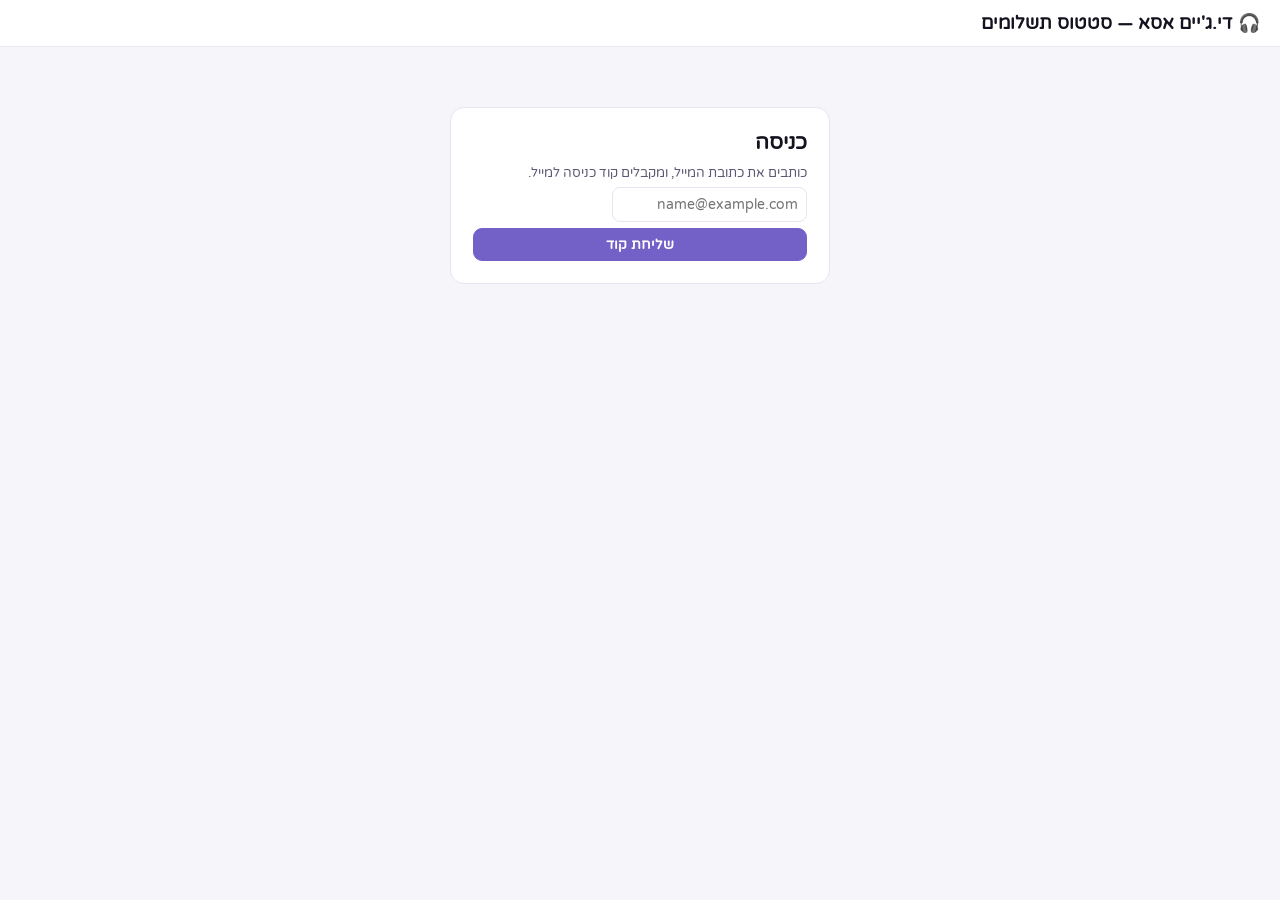
<file: dj.html>
<!doctype html>
<html lang="he" dir="rtl">
<head>
<meta charset="utf-8">
<meta name="viewport" content="width=device-width, initial-scale=1">
<title>די.ג'יים אסא — סטטוס תשלומים</title>
<link rel="preconnect" href="https://fonts.googleapis.com">
<link href="https://fonts.googleapis.com/css2?family=Varela+Round&display=swap" rel="stylesheet">
<style>
/* 09.11.2026 — המערכת של הדיג'יים (במקום הגוגל שיטס של צחי). איילת: «צחי הוא ספק ולא יכול לראות שום דבר חוץ מהנתונים האלה».
   הנתונים: dj_artists / dj_rows / dj_closed / dj_past (RLS: private.dj_can). משונטל — רק dj_view / dj_file, קריאה בלבד.
   cloud/sql/migrations/20261109_dj_system.sql. מתפרסם כ-dj.html ב-shontal-main; בשונטל — כפתור «🎧 דיג'יים» בתשלומים.
   המראה כמו שונטל (cleanPurple / strongText / Varela Round): לבן, סגול אחד #7461c8, קווים #e7e4ef, טקסט #15121f. */
:root{ --ink:#15121f; --ink2:#2a2538; --mut:#5d5873; --line:#e7e4ef; --line2:#ebe8f2; --acc:#7461c8; --accSoft:#f1eefa; --sub:#f6f5fa; --subTx:#15121f; --ours:#faf9fd; --oursHead:#7461c8;
  --ok:#e3f1e7; --okTx:#2f6b46; --wait:#fbf1dc; --waitTx:#7a5200; --bad:#f8e6e4; --badTx:#a05752; --gray:#eef0f4; --grayTx:#4a5560; --bg:#f6f5fa; }
*{box-sizing:border-box}
body{margin:0;font-family:"Varela Round",Rubik,Arial,sans-serif;color:var(--ink);background:var(--bg);font-size:14px}
.hid{display:none!important}
header{background:#fff;color:var(--ink);padding:12px 20px;display:flex;align-items:center;gap:14px;flex-wrap:wrap;border-bottom:1px solid var(--line2)}
header h1{font-size:18px;margin:0;font-weight:700}
header .who{margin-inline-start:auto;font-size:13px;color:var(--mut)}
header button{background:#fff;color:var(--ink);border:1px solid var(--line);border-radius:9px;padding:6px 13px;font:inherit;cursor:pointer}
header button:hover{background:var(--accSoft)}
.tabs{display:flex;gap:6px;padding:14px 20px 10px;flex-wrap:wrap}
.tab{border:1px solid transparent;background:transparent;border-radius:10px;padding:8px 15px;cursor:pointer;font:inherit;font-weight:600;color:var(--ink)}
.tab:hover{background:var(--accSoft)}
.tab.on{background:var(--acc);color:#fff;box-shadow:0 3px 10px rgba(116,97,200,.28)}
main{padding:0 20px 40px}
.card{background:#fff;border:1px solid var(--line2);border-radius:14px;padding:14px 16px;box-shadow:0 1px 3px rgba(60,50,90,.06)}
.bar{display:flex;gap:8px;align-items:center;flex-wrap:wrap;margin:2px 0 12px}
.btn{border:1px solid var(--line);background:#fff;border-radius:9px;padding:7px 13px;font:inherit;cursor:pointer;color:var(--ink);font-weight:600}
.btn:hover{background:var(--accSoft)}
.btn.pri{background:var(--acc);color:#fff;border-color:var(--acc)}
table{border-collapse:collapse;width:100%}
th,td{padding:10px 10px;text-align:right;vertical-align:top}
thead th{background:#fff;color:var(--ink2);font-weight:600;font-size:13.5px;border-bottom:1px solid var(--line);white-space:nowrap;position:sticky;top:0;z-index:2}
thead th.sh{color:var(--acc)}
tbody td{border-bottom:1px solid var(--line)}
tbody tr:hover td{background:#faf9fd}
td.sh{background:var(--ours);white-space:pre-line;line-height:1.55}
table.mt td.nm{min-width:150px} table.mt .gigs{min-width:150px} table.mt td.sh{min-width:170px}
input,select{font:inherit;font-size:14px;border:1px solid transparent;background:transparent;border-radius:8px;padding:4px 6px;color:inherit;text-align:right}
input:hover,select:hover{border-color:#e0dcef;background:#fff} input:focus,select:focus{border-color:var(--oursHead);outline:none;background:#fff}
input.num{width:76px;text-align:center} input.txt{width:100%;min-width:90px}
input.sub{margin-top:3px;color:var(--mut)}
.gig{display:inline-flex;align-items:center;gap:3px;background:var(--accSoft);color:#4a3d8f;border-radius:999px;padding:2px 9px;margin:2px;white-space:nowrap}
.gig b{cursor:pointer;color:#b45d57;font-weight:800;margin-inline-start:2px;opacity:.6} .gig b:hover{opacity:1}
.gigs{display:flex;flex-wrap:wrap;gap:2px;align-items:center}
.gigs input[type=date]{width:30px;border:1px dashed #d9d4ea;color:transparent;cursor:pointer;padding:3px 2px;border-radius:999px}
.gigs input[type=date]:focus{width:130px;color:inherit}
.gigs input[type=date]::-webkit-datetime-edit{opacity:0} .gigs input[type=date]:focus::-webkit-datetime-edit{opacity:1}
select.pill{border-radius:999px;padding:4px 8px;font-weight:700;border:1px solid #e0dcef;background:#fff;width:100%;min-width:165px;max-width:200px}
select.pill.st-ok{background:var(--ok);color:var(--okTx);border-color:#b9dcc3}
select.pill.st-wait{background:var(--wait);color:var(--waitTx);border-color:#ecd6a6}
select.pill.st-bad{background:var(--bad);color:var(--badTx);border-color:#e8c1bc}
.okTx{color:var(--okTx)} .badTx{color:var(--badTx)}
.dealer{display:inline-block;margin-top:3px;border-radius:999px;padding:1px 9px;font-size:13px;font-weight:600} .d-p{background:#eef6f0;color:#2f6b46} .d-m{background:#eef1fb;color:#3d4f8f}
.st-ok:not(select){color:var(--okTx);font-weight:700} .st-wait:not(select){color:var(--waitTx);font-weight:700} .st-bad:not(select){color:var(--badTx);font-weight:700} .st-gray:not(select){color:var(--grayTx);font-weight:700}
a.lk{color:var(--acc);cursor:pointer;text-decoration:underline;white-space:nowrap}
tr.sum td{background:var(--sub);font-weight:700;color:var(--ink);border-bottom:none}
.del{cursor:pointer;color:#aaa;border:none;background:none;font-size:15px}
.del:hover{color:var(--badTx)}
.msg{position:fixed;bottom:14px;left:14px;background:#2a2538;color:#fff;padding:7px 14px;border-radius:9px;font-size:13px;opacity:0;transition:opacity .2s;pointer-events:none}
.msg.on{opacity:.95} .msg.err{background:#8a2f27}
.login{max-width:380px;margin:60px auto;background:#fff;border:1px solid var(--line);border-radius:14px;padding:22px}
.login h2{margin:0 0 10px;color:var(--ink)} .login input{border:1px solid var(--line);text-align:right;padding:8px;margin:6px 0}
.small{font-size:13px;color:var(--mut)}
h3{margin:18px 0 8px;color:var(--ink);font-size:15px;font-weight:700}
@media (max-width:700px){ header h1{font-size:16px} main,.tabs{padding-left:8px;padding-right:8px} }
.bar b{color:var(--ink)!important}
.nmBox{display:inline-flex;align-items:center;gap:6px;margin-inline-start:10px;font-weight:700;color:var(--subTx,#5b4a9e);font-size:14px}.nmBox input{font:inherit;font-weight:400;padding:4px 6px;border:1px solid #d9d2ee;border-radius:8px}
</style>
</head>
<body>
<header><h1>🎧 די.ג'יים אסא — סטטוס תשלומים</h1><span class="who" id="who"></span>
  <button id="btnRe" class="hid" title="טעינה מחדש">🔄</button><button id="btnOut" class="hid">יציאה</button></header>

<div id="login" class="login hid">
  <h2>כניסה</h2>
  <div id="stEmail"><div class="small">כותבים את כתובת המייל, ומקבלים קוד כניסה למייל.</div>
    <input id="email" type="email" dir="ltr" placeholder="name@example.com" autocomplete="email">
    <button class="btn pri" id="btnSend" style="width:100%">שליחת קוד</button></div>
  <div id="stCode" class="hid"><div class="small">שלחנו קוד למייל. מקלידים אותו כאן:</div>
    <input id="code" inputmode="numeric" dir="ltr" placeholder="123456" autocomplete="one-time-code">
    <button class="btn pri" id="btnCode" style="width:100%">כניסה</button></div>
</div>

<div id="app" class="hid">
  <div class="tabs" id="tabs"></div>
  <main><div class="card" id="view"></div></main>
</div>
<div class="msg" id="msg"></div>

<script>
(function(){
  var SB='https://mjhywoiwdvuxymuyhhdc.supabase.co', KEY='sb_publishable_c7Y5hKxAqpzIFhhbuhNS2g_u55YKB90';
  /* אותה התחברות כמו שונטל באתר (קידומת 'shontal-main::' ב-github.io) — כך איילת מתוך שונטל כבר מחוברת */
  var GP=/\.github\.io$/.test(location.hostname||'')?'shontal-main::':'';
  var SK=GP+'shontal-cloud-session', EK=GP+'shontal-cloud-email';
  var MONTHS=['ינואר','פברואר','מרץ','אפריל','מאי','יוני','יולי','אוגוסט','ספטמבר','אוקטובר','נובמבר','דצמבר'];
  var STATUSES=['','שולם','לתשלום - להעברה','חסרה חשבונית / נדרש התאמה','טרם אושר (עלה לבנק)'];
  var $=function(i){return document.getElementById(i);};
  var LS=window.localStorage;

  /* ---------- הודעות ---------- */
  var _mt=null; function msg(t,err){ var m=$('msg'); m.textContent=t; m.className='msg on'+(err?' err':''); clearTimeout(_mt); _mt=setTimeout(function(){ m.className='msg'; }, err?6000:1800); }
  function esc(s){ return String(s==null?'':s).replace(/&/g,'&amp;').replace(/</g,'&lt;').replace(/>/g,'&gt;').replace(/"/g,'&quot;'); }

  /* ---------- התחברות (כמו בתזרים) ---------- */
  var S=null; try{ S=JSON.parse(LS.getItem(SK)||'null'); }catch(_){}
  function saveS(o){ if(o&&!o.at) o.at=Date.now(); S=o; try{ LS.setItem(SK, JSON.stringify(o)); }catch(_){ try{ LS.removeItem(SK); }catch(__){} } sessDB('put',o); }
  /* 16.11.2026 איילת («מתנתקת, מבקשת כל הזמן חיבור מחדש», «גם התזרים יצא»): אחסון הדפדפן של כל הדפים ב-github.io מלא — ההתחברות החדשה (אחרי חידוש)
     לא נשמרה, הדף/הדף השני קרא את הישנה (שכבר לא תקפה) והוציא לכניסה. עכשיו ההתחברות נשמרת גם ב-IndexedDB (לא מתמלא), עם חותמת זמן —
     תמיד משתמשים בחדשה ביותר, וישנה לא דורסת חדשה. משותף לשונטל, לתזרים ולדיג'יים. */
  var SDBN=(GP?'shontal-main-shontal-sess':'shontal-sess');
  function sessDB(op,val){ return new Promise(function(ok){ setTimeout(function(){ ok(null); },3000); /* IndexedDB לא עונה — לא תוקעים את הכניסה */ try{ var r=indexedDB.open(SDBN,1); r.onupgradeneeded=function(e){ try{ e.target.result.createObjectStore('s'); }catch(_){} };
      r.onsuccess=function(e){ try{ var db=e.target.result, t=db.transaction('s',op==='get'?'readonly':'readwrite'), st=t.objectStore('s');
        if(op==='get'){ var g=st.get('S'); g.onsuccess=function(){ ok(g.result||null); }; g.onerror=function(){ ok(null); }; }
        else { if(op==='put') st.put(val,'S'); else st['delete']('S'); t.oncomplete=function(){ ok(true); }; t.onerror=function(){ ok(false); }; } }catch(_){ ok(null); } };
      r.onerror=function(){ ok(null); }; }catch(_){ ok(null); } }); }
  function sessNewer(t){ return !!(t&&t.refresh_token&&(!S||!S.refresh_token||(t.refresh_token!==S.refresh_token&&(t.at||0)>(S.at||0)))); }
  function sessPull(){ return sessDB('get').then(function(t){ if(sessNewer(t)) S=t; return S; }); }
  try{ setInterval(function(){ sessPull(); }, 15000); }catch(_){}

  function auth(path, body){ return fetch(SB+'/auth/v1/'+path,{method:'POST',headers:{apikey:KEY,'Content-Type':'application/json'},body:JSON.stringify(body)})
    .then(function(r){ return r.text().then(function(t){ var j={}; try{ j=JSON.parse(t||'{}'); }catch(_){} if(!r.ok){ var e=new Error(j.msg||j.error_description||j.message||('שגיאה '+r.status)); e.status=r.status; throw e; } return j; }); }); }
  function keep(j){ saveS({access_token:j.access_token, refresh_token:j.refresh_token, expires_at:(j.expires_at||Math.floor(Date.now()/1000)+(j.expires_in||3600)), email:(j.user&&j.user.email)||(S&&S.email)||''}); }
  function syncS(){ try{ var t=JSON.parse(LS.getItem(SK)||'null'); if(t&&t.refresh_token&&(!S||(t.refresh_token!==S.refresh_token&&(t.at||0)>=(S.at||0)))) S=t; }catch(_){} }
  var _rf=null;
  function refresh(){ return sessPull().then(refresh0); }
  function refresh0(){ syncS(); if(S&&S.refresh_token&&(S.expires_at||0)-Date.now()/1000>=120) return Promise.resolve(S);
    if(!S||!S.refresh_token) return Promise.reject(new Error('אין חיבור')); if(_rf) return _rf;
    _rf=auth('token?grant_type=refresh_token',{refresh_token:S.refresh_token}).then(function(j){ keep(j); _rf=null; return S; },function(e){ _rf=null; var was=S&&S.refresh_token; syncS(); if(S&&S.refresh_token&&S.refresh_token!==was) return S; return sessPull().then(function(){ if(S&&S.refresh_token&&S.refresh_token!==was) return S; e.auth=true; throw e; }); });
    return _rf; }
  function fresh(){ syncS(); if(!S) return Promise.reject(new Error('אין חיבור')); return ((S.expires_at||0)-Date.now()/1000<120)?refresh():Promise.resolve(S); }
  function hdr(x){ var h={apikey:KEY,Authorization:'Bearer '+(S&&S.access_token||''),'Content-Type':'application/json'}; Object.keys(x||{}).forEach(function(k){ h[k]=x[k]; }); return h; }
  function call(url, init, retried){ init=init||{};
    return fresh().then(function(){ return fetch(SB+url,{method:init.method||'GET',headers:hdr(init.headers),body:init.body}); })
      .then(function(r){ if(r.status===401&&!retried) return refresh().then(function(){ return call(url,init,true); });
        return r.text().then(function(t){ if(!r.ok){ var e=new Error('שגיאה '+r.status+': '+t.slice(0,160)); e.status=r.status; throw e; } return t?JSON.parse(t):null; }); }); }
  function rpc(fn, body){ return call('/rest/v1/rpc/'+fn,{method:'POST',body:JSON.stringify(body||{})}); }
  function sel(t, q){ return call('/rest/v1/'+t+'?'+q); }
  function patch(t, id, o){ return call('/rest/v1/'+t+'?id=eq.'+id,{method:'PATCH',body:JSON.stringify(o),headers:{Prefer:'return=representation'}}).then(function(a){ return a&&a[0]; }); }
  function ins(t, o){ return call('/rest/v1/'+t,{method:'POST',body:JSON.stringify(o),headers:{Prefer:'return=representation'}}).then(function(a){ return a&&a[0]; }); }

  function showLogin(){ $('app').classList.add('hid'); $('login').classList.remove('hid'); $('stEmail').classList.remove('hid'); $('stCode').classList.add('hid');
    try{ $('email').value=LS.getItem(EK)||''; }catch(_){} }
  $('btnSend').onclick=function(){ var em=$('email').value.trim().toLowerCase(); if(!em) return;
    fetch(SB+'/rest/v1/rpc/dj_login_ok',{method:'POST',headers:{apikey:KEY,'Content-Type':'application/json'},body:JSON.stringify({p_email:em})})
      .then(function(r){ return r.json(); }).then(function(ok){ if(ok!==true) throw new Error('למייל הזה אין גישה. צריך לבקש מאיילת.');
        return auth('otp',{email:em, create_user:true}); })
      .then(function(){ try{ LS.setItem(EK,em); }catch(_){} $('stEmail').classList.add('hid'); $('stCode').classList.remove('hid'); $('code').focus(); })
      .catch(function(e){ msg(e.message,true); }); };
  $('btnCode').onclick=function(){ var em=$('email').value.trim().toLowerCase(), c=$('code').value.trim(); if(!c) return;
    auth('verify',{type:'email',email:em,token:c}).then(function(j){ keep(j); start(); }).catch(function(e){ msg('הקוד לא נכון או שפג תוקפו',true); }); };
  $('btnOut').onclick=function(){ try{ LS.removeItem(SK); }catch(_){} S=null; location.reload(); };
  $('btnRe').onclick=function(){ load().then(render); };

  /* ---------- נתונים ---------- */
  var ME=null, A=[], R=[], CL=[], P=[], D=null, TAB='', TRA={};
  function load(){ return Promise.all([
      sel('dj_artists','select=*&order=sort.asc,id.asc'), sel('dj_rows','select=*&deleted=eq.false&order=ym.asc,sort.asc,id.asc'),
      sel('dj_closed','select=*&deleted=eq.false&order=id.asc'), sel('dj_past','select=*&deleted=eq.false&order=sort.asc,id.asc'),
      rpc('dj_view').catch(function(){ return null; }),
      sel('dj_tr_assign','select=tr_id,ym').catch(function(){ return []; })
    ]).then(function(x){ A=x[0]||[]; R=x[1]||[]; CL=x[2]||[]; P=x[3]||[]; D=x[4]; TRA={}; (x[5]||[]).forEach(function(t){ TRA[t.tr_id]=t.ym; }); prep(); return autoAll(); }); }
  function art(id){ for(var i=0;i<A.length;i++) if(A[i].id===id) return A[i]; return {}; }
  function months(){ var s={}; R.forEach(function(r){ s[r.ym]=1; }); CL.forEach(function(c){ s[c.ym]=1; }); return Object.keys(s).sort(); }
  function ymLbl(ym){ return MONTHS[+ym.slice(5)-1]+' '+ym.slice(0,4); }
  function ymAdd(ym,n){ var y=+ym.slice(0,4), m=+ym.slice(5)-1+n; y+=Math.floor(m/12); m=((m%12)+12)%12; return y+'-'+('0'+(m+1)).slice(-2); }
  function dm(iso){ var m=/^(\d{4})-(\d{2})-(\d{2})/.exec(iso||''); return m?(+m[3])+'.'+(+m[2]):''; }
  function nis(n){ return '₪'+Math.round(+n||0).toLocaleString('en-US'); }
  function rowTotal(r){ if(r.total!=null && r.total!=='') return +r.total; var a=art(r.artist_id); if(a.global_pay) return null; return (r.gigs||[]).length*(+(r.rate_vat||0)); }

  /* ---------- מה שבשונטל (אותו חישוב כמו בדוח של הגוגל שיטס, dj-sheet/Code.gs) ---------- */
  var GIGS={};
  function prep(){ GIGS={}; R.forEach(function(r){ var k=art(r.artist_id).key; if(!k) return; var g=(GIGS[r.ym]=GIGS[r.ym]||{}); g[k]=(g[k]||[]).concat(r.gigs||[]); });
    if(!D) return;
    D.invoices.forEach(function(v){ if((v.gmonths||[]).length) return; var nums=String(v.gnote||'').match(/\d{4,6}/g)||[];
      var ref=D.invoices.filter(function(x){ return x!==v&&x.sheet===v.sheet&&nums.indexOf(String(x.num))>=0&&(x.gmonths||[]).length; })[0];
      /* קבלה «עבור חשבונית NNNN» = אישור שהחשבונית שולמה → נחשבת שולמה (קבלה סתם של עוסק פטור — לא, 9.11) */
      if(ref){ v.gmonths=ref.gmonths.slice(); v.refNum=ref.num; v.paid=true; if(!v.payDate) v.payDate=ref.payDate||v.iso; } });
    trAlloc(); }
  /* שיוך העברות לחודשים (09.11.2026 איילת):
     • העברה לפני ה-10 בחודש X — רק לחודשים עד X-2 (תחילת נובמבר ≠ אוקטובר). מה-10 — עד חודש X, ורק אם כבר יצאה חשבונית לפני ההעברה.
     • תמיד החודש הפתוח הוותיק ביותר של אותו דיג׳יי קודם (סכום = מה שנשאר לחודש, או סכום של חשבונית אחת שלו).
     • שיוך ידני (dj_tr_assign) גובר. העברה שלא מתאימה לאף חודש — לא מוצגת. */
  var TRM={};
  function trAlloc(){ TRM={}; if(!D) return; var keys={}; A.forEach(function(a){ if(a.key) keys[a.key]=1; });
    var t0=D.transfers.map(function(t){ return t.date; }).sort()[0]||''; var from=t0?ymAdd(t0.slice(0,7),-1):'';
    Object.keys(keys).forEach(function(key){
      var ms={}; R.forEach(function(r){ if(art(r.artist_id).key===key) ms[r.ym]=1; });
      var invOf=function(m){ return D.invoices.filter(function(v){ return v.sheet===key&&!v.refNum&&((v.gmonths&&v.gmonths.length)?v.gmonths.indexOf(m)>=0:gigYm(v.iso,key)===m); }); };
      D.invoices.forEach(function(v){ if(v.sheet!==key) return; ((v.gmonths&&v.gmonths.length)?v.gmonths:[gigYm(v.iso,key)]).forEach(function(m){ ms[m]=1; }); });
      var rem={}, one={}, first={}, pdOf={};
      Object.keys(ms).forEach(function(m){ var iv=invOf(m), it=0, o1={}; iv.forEach(function(v){ it+=+v.amount||0; o1[Math.round(v.amount)]=1; });
        var rt=0; R.forEach(function(r){ if(r.ym===m&&art(r.artist_id).key===key){ var t=rowTotal(r); if(t) rt+=t; } });
        var paid=iv.length&&iv.every(function(v){ return v.paid; }); if(paid){ pdOf[m]={}; iv.forEach(function(v){ if(v.payDate) pdOf[m][v.payDate]=1; }); }
        if(from&&m<from&&!paid) return;
        rem[m]=Math.max(it,rt); one[m]=o1; first[m]=iv.map(function(v){ return v.iso; }).sort()[0]||''; });
      var mlist=Object.keys(rem).sort(), trs=D.transfers.filter(function(t){ return t.sheet===key; }).sort(function(a,b){ return a.date<b.date?-1:1; });
      trs.forEach(function(t){ var m=TRA[t.id]; if(m){ TRM[t.id]=m; if(rem[m]!=null) rem[m]-=+t.amount||0; } });
      /* חודש ששונטל אומרת שכולו שולם — מקבל רק העברה מיום התשלום שלו; לא «גונב» העברות אחרות */
      var fits=function(m,amt){ return rem[m]>0.5&&(Math.abs(rem[m]-amt)<=1||(one[m][amt]&&amt<=rem[m]+1)); };
      trs.forEach(function(t){ if(TRA[t.id]) return; var amt=Math.round(+t.amount||0);
        var m=mlist.filter(function(m){ return pdOf[m]&&pdOf[m][t.date]&&rem[m]>0.5&&amt<=rem[m]+1; })[0]; if(m){ TRM[t.id]=m; rem[m]-=amt; } });
      trs.forEach(function(t){ if(TRA[t.id]||TRM[t.id]) return; var y=t.date.slice(0,7), lim=+t.date.slice(8,10)<10?ymAdd(y,-2):y, amt=Math.round(+t.amount||0);
        var m=mlist.filter(function(m){ return !pdOf[m]&&m<=lim&&(m<y||(first[m]&&first[m]<=t.date))&&fits(m,amt); })[0];
        if(m){ TRM[t.id]=m; rem[m]-=amt; } }); }); }
  function gigYm(iso,key){ var ym=iso.slice(0,7), d=+iso.slice(8,10); if(d>10) return ym; var g=(GIGS[ym]||{})[key]||[]; return g.some(function(x){ return x<=iso; })?ym:ymAdd(ym,-1); }
  function shontal(r, M, used){
    var o={a:'',b:[],c:'',st:'',docs:[],inv:[]}; if(!D) return o; var key=art(r.artist_id).key; if(!key){ o.a='—'; return o; }
    var inv=D.invoices.filter(function(v){ return v.sheet===key&&((v.gmonths&&v.gmonths.length)?v.gmonths.indexOf(M)>=0:gigYm(v.iso,key)===M); });
    o.inv=inv;
    if(inv.length){ o.a='✅ בשונטל'+(inv.length>1?' ('+inv.length+')':'');
      o.b=inv.map(function(v){ var on=(v.gigs||[]).filter(function(d){ return d.slice(0,7)===M; }).map(dm);
        var other=(v.gmonths||[]).filter(function(m){ return m!==M; }).map(function(m){ return MONTHS[+m.slice(5)-1]; });
        return {k:v.file?v.k:'', head:(v.doctype||'חשבונית')+' '+(v.num||'—')+' · '+dm(v.iso)+' · '+nis(v.amount),
          more:(v.refNum?'קבלה על חשבונית '+v.refNum:on.length?'תקלוט לפי החשבונית: '+on.join(', '):((v.gmonths||[]).length?'לפי החשבונית: '+MONTHS[+M.slice(5)-1]:''))
            +(other.length?' (+ גם '+other.join(', ')+')':'')+(/^ידני/.test(v.gnote||'')?'\n📝 '+String(v.gnote).replace(/^ידני[^:]*:\s*/,''):'')}; });
    } else { o.a='❌ עוד לא בשונטל'; o.st='bad'; }
    var paidSrc=inv.filter(function(v){ return v.paid&&v.payDate&&!v.refNum; }); if(!paidSrc.length) paidSrc=inv.filter(function(v){ return v.paid&&v.payDate; });
    var pd=paidSrc.map(function(v){ return v.payDate; }).sort();
    if(inv.length&&inv.every(function(v){ return v.paid; })){ o.c='✅ שולם'+(pd.length?' '+dm(pd[pd.length-1]):''); o.st='ok'; }
    else if(inv.some(function(v){ return v.bank; })){ o.c='⏳ עלה לבנק — ממתין לחתימה'; o.st='wait'; }
    else if(inv.length){ o.c='🕓 לתשלום'; o.st='gray'; }
    /* 09.11.2026 איילת: «העברה בתחילת נובמבר (לפני ה-10) לא יכולה להיות עבור אוקטובר; וגם אחרי — תמיד לבדוק אם יש חשבונית קודמת פתוחה של אותו ספק».
       השיוך של כל העברה לחודש נעשה פעם אחת לכולם (trAlloc ב-prep): הוותיק הפתוח קודם. */
    var tr=D.transfers.filter(function(t){ return t.sheet===key&&TRM[t.id]===M; });
    var last=tr.slice().sort(function(a,b){ return a.date<b.date?-1:1; }).pop();
    if(last&&o.c==='🕓 לתשלום'){ if(last.kind==='sign'){ o.c='⏳ עלה לבנק '+nis(last.amount)+' ב-'+dm(last.date)+' — ממתין לחתימה'; o.st='wait'; } else { o.c='✅ הועבר '+nis(last.amount)+' ב-'+dm(last.date)+' (לפי הבנק)'; o.st='ok'; } }
    if(!inv.length&&last&&!o.c){ if(last.kind==='sign'){ o.c='⏳ עלה לבנק '+nis(last.amount)+' ב-'+dm(last.date)+' — ממתין לחתימה'; o.st='wait'; } else { o.c='✅ הועבר '+nis(last.amount)+' ב-'+dm(last.date)+' (לפי הבנק)'; o.st='ok'; } }
    tr=tr.filter(function(t){ return t.doc; });
    /* 09.11.2026 איילת: «זה שיש אישור העברה, לא אומר שאושר בבנק» — מסמך של העברה שממתינה לחתימה מסומן ככזה */
    o.docs=tr.map(function(t){ return {id:t.id, txt:(t.kind==='sign'?'📝 ממתין לחתימה · ':'📎 בוצע · ')+dm(t.date)+' · '+nis(t.amount)}; });
    return o; }
  /* 09.11.2026 איילת: «שהמערכת תראה את כל החשבוניות לפי תאריכי האירועים — אם הכול הגיע: לתשלום; אם חסרה חשבונית:
     חסרה חשבונית ונדרשת התאמה. סטטוס העברה — גם אתה מעדכן וגם אנחנו».
     auto_st = מה שהמערכת קבעה בפעם האחרונה. משנים רק כשהחישוב השתנה מאז (כך שינוי ידני נשאר עד שמגיעה חשבונית חדשה),
     ורק מ«ריק / לתשלום / חסרה» — «שולם» ו«עלה לבנק» לא נוגעים. הפרש של יום-יומיים בתאריך — לא נחשב חסר. */
  /* 09.11.2026 איילת (המשך): «ששונטל תשלים את סטטוס ההעברה בעצמה»:
     טרם אושר (עלה לבנק) — רק כשיש אישור העברה / עלה לבנק בשונטל; שולם — לפי התשלומים בשונטל;
     חסרה חשבונית / נדרש התאמה — הצלבה בין תאריכי הערבים שרשמנו לבין התאריכים בחשבוניות. ערב בלי חשבונית קודם לכול. */
  var ST_PAY='לתשלום - להעברה', ST_MISS='חסרה חשבונית / נדרש התאמה', ST_PAID='שולם', ST_BANK='טרם אושר (עלה לבנק)';
  function autoSt(r,M,s){ var today=new Date().toISOString().slice(0,10), monthOver=today>=ymAdd(M,1)+'-01';
    if(!D||!art(r.artist_id).key) return null;
    var gigs=(r.gigs||[]).slice().sort(), past=gigs.filter(function(g){ return g<=today; }); if(!past.length) return null;
    var inv=s.inv||[], full=false;
    if(inv.length){
      var whole=inv.some(function(v){ return (v.gmonths||[]).indexOf(M)>=0&&!(v.gigs||[]).some(function(d){ return d.slice(0,7)===M; })&&!v.refNum; });
      var tot=0; inv.forEach(function(v){ if(!v.refNum) tot+=+v.amount||0; }); var want=+rowTotal(r)||0;
      var dates=[]; inv.forEach(function(v){ (v.gigs||[]).forEach(function(d){ dates.push(d); }); });
      var day=864e5, left=past.filter(function(g){ var t=Date.parse(g), i=-1;
        for(var j=0;j<dates.length;j++) if(Math.abs(Date.parse(dates[j])-t)<=2*day){ i=j; break; }
        if(i<0) return true; dates.splice(i,1); return false; });
      full=(!left.length&&(!monthOver||past.length===gigs.length))||(want>0&&tot>=want-1)||(whole&&!(want>0)); }
    if(!full) return monthOver?ST_MISS:null;
    return s.st==='ok'?ST_PAID:s.st==='wait'?ST_BANK:ST_PAY; }
  function autoAll(){ if(!D) return Promise.resolve(); var jobs=[];
    months().forEach(function(M){ var used={};
      R.filter(function(r){ return r.ym===M; }).forEach(function(r){ var s=shontal(r,M,used), a=autoSt(r,M,s);
        if(!a||a===(r.auto_st||'')) return;
        var o={auto_st:a}; if((r.status||'')!==a) o.status=a;
        jobs.push(patch('dj_rows',r.id,o).then(function(x){ if(x) for(var i=0;i<R.length;i++) if(R[i].id===r.id){ R[i]=x; break; } }).catch(function(){})); }); });
    return Promise.all(jobs); }
  function openFile(kind,id){ var w=window.open('','_blank'); if(w) w.document.write('<p style="font-family:sans-serif">טוען…</p>');
    rpc('dj_file',{p_kind:kind,p_id:id}).then(function(f){ if(!f||!f.b64){ if(w) w.close(); msg('הקובץ לא נמצא',true); return; }
      var bin=atob(f.b64), u=new Uint8Array(bin.length); for(var i=0;i<bin.length;i++) u[i]=bin.charCodeAt(i);
      var url=URL.createObjectURL(new Blob([u],{type:f.mime||'application/pdf'})); if(w) w.location.href=url; else location.href=url; })
      .catch(function(e){ if(w) w.close(); msg(e.message,true); }); }
  window.__djOpen=openFile;

  /* ---------- שמירה ---------- */
  function save(t, id, o, after){ return patch(t,id,o).then(function(x){ if(x){ var arr=t==='dj_rows'?R:t==='dj_artists'?A:t==='dj_closed'?CL:P;
      for(var i=0;i<arr.length;i++) if(arr[i].id===id){ arr[i]=x; break; } } msg('נשמר ✓'); if(after) after(); }).catch(function(e){ msg('לא נשמר: '+e.message,true); }); }
  function numOrNull(v){ v=String(v||'').replace(/[^\d.\-]/g,''); return v===''?null:+v; }

  /* ---------- תצוגה ---------- */
  function render(){ var ms=months(); if(!TAB||(TAB!=='past'&&TAB!=='art'&&TAB!=='hist'&&ms.indexOf(TAB)<0)) TAB=ms[ms.length-1]||'art';
    var h=ms.map(function(m){ return '<button class="tab'+(TAB===m?' on':'')+'" data-t="'+m+'">'+ymLbl(m)+'</button>'; }).join('')
      +'<button class="tab'+(TAB==='past'?' on':'')+'" data-t="past">העברות עבר — השלמות</button>'
      +'<button class="tab'+(TAB==='art'?' on':'')+'" data-t="art">הדיג׳יים ופרטי בנק</button>'
      +(ME&&ME.owner?'<button class="tab'+(TAB==='hist'?' on':'')+'" data-t="hist">🕓 היסטוריה</button>':'')
      +'<span class="nmBox" title="פתיחת חודש — כל חודש, גם באמצע החודש או מראש">＋ חודש: <input type="month" id="nmPick" value="'+ymAdd((ms.slice(-1)[0]||new Date().toISOString().slice(0,7)),1)+'"><button class="btn" id="nmGo">פתיחה</button></span>';
    $('tabs').innerHTML=h; Array.prototype.forEach.call($('tabs').querySelectorAll('.tab'),function(b){ b.onclick=function(){ TAB=b.getAttribute('data-t'); render(); }; });
    $('nmGo').onclick=function(){ openMonth($('nmPick').value); };
    if(TAB==='past') renderPast(); else if(TAB==='art') renderArt(); else if(TAB==='hist') renderHist(); else renderMonth(TAB); }

  /* 09.11.2026 איילת: היסטוריה של כל שינוי — מה היה, מה נהיה, מי ומתי (רק איילת; dj_history) */
  var FL={stage:'שם במה',payee:'שם מוטב',bank:'בנק',branch:'סניף',account:'מס׳ חשבון',rate:'תשלום לערב',rate_vat:'כולל מע״מ',global_pay:'גלובלי',active:'פעיל',note:'הערות',
    gigs:'תאריכי תקלוט',total:'סה״כ לתשלום',status:'סטטוס העברה',paid_note:'שולם',deleted:'הוסר',label:'מה',what:'סטטוס',dates:'תאריכים',cnt:'ערבים',sort:'סדר',ym:'חודש',artist_id:'דיג׳יי',key:'התאמה לשונטל'};
  function hv(k,v){ if(v==null||v==='') return '—'; if(k==='gigs'&&Array.isArray(v)) return v.map(dm).join(', ')||'—'; if(k==='artist_id') return esc(art(v).payee||v);
    if(v===true) return 'כן'; if(v===false) return 'לא'; return esc(typeof v==='object'?JSON.stringify(v):v); }
  function renderHist(){ $('view').innerHTML='<div class="small">טוען…</div>';
    rpc('dj_history',{p_limit:500}).then(function(H){ H=H||[];
      var h='<div class="bar"><b style="font-size:16px;color:var(--subTx)">🕓 היסטוריה</b><span class="small">כל שינוי — מה היה ומה נהיה. רק את רואה את זה.</span></div>'
        +'<table><thead><tr><th>מתי</th><th>מי</th><th>איפה</th><th>שדה</th><th>לפני</th><th>אחרי</th></tr></thead><tbody>';
      H.forEach(function(x){ var t=new Date(x.at).toLocaleString('he-IL',{day:'2-digit',month:'2-digit',year:'2-digit',hour:'2-digit',minute:'2-digit'});
        var where=x.tbl==='dj_artists'?'דיג׳יי: '+esc(art(x.row_id).payee||x.row_id):x.tbl==='dj_rows'?(function(){ var r=R.filter(function(y){ return y.id===x.row_id; })[0]; return r?ymLbl(r.ym)+' · '+esc(art(r.artist_id).payee):'שורה '+x.row_id; })()
          :x.tbl==='dj_closed'?'יום סגור':'העברות עבר';
        var keys=Object.keys(x.op==='insert'?(x.new||{}):(x.new||{})).filter(function(k){ return ['id','updated_at','updated_by'].indexOf(k)<0&&(x.op!=='insert'||(x.new[k]!==''&&x.new[k]!=null&&!(Array.isArray(x.new[k])&&!x.new[k].length))); });
        if(x.op==='insert') keys=keys.filter(function(k){ return k!=='deleted'&&k!=='sort'&&k!=='active'&&k!=='global_pay'; });
        keys.forEach(function(k,i){ h+='<tr>'+(i===0?'<td rowspan="'+keys.length+'" style="white-space:nowrap">'+t+'</td><td rowspan="'+keys.length+'">'+esc(x.by_email||'—')+'</td><td rowspan="'+keys.length+'">'+(x.op==='insert'?'➕ ':'')+where+'</td>':'')
          +'<td>'+esc(FL[k]||k)+'</td><td style="color:#8a2f27">'+(x.op==='insert'?'':hv(k,(x.old||{})[k]))+'</td><td style="color:#235c35;font-weight:700">'+hv(k,(x.new||{})[k])+'</td></tr>'; }); });
      if(!H.length) h+='<tr><td colspan="6" class="small">עוד אין שינויים.</td></tr>';
      $('view').innerHTML=h+'</tbody></table>'; }).catch(function(e){ $('view').innerHTML=''; msg(e.message,true); }); }

  function statusSel(v, attr){ return '<select '+attr+'>'+STATUSES.concat(STATUSES.indexOf(v)<0?[v]:[]).map(function(s){ return '<option'+(s===v?' selected':'')+'>'+esc(s)+'</option>'; }).join('')+'</select>'; }
  function stCls(v){ return /^שולם/.test(v)?'st-ok':/עלה לבנק/.test(v)?'st-wait':/חסרה/.test(v)?'st-bad':/לתשלום/.test(v)?'st-wait':''; }

  function renderMonth(M){
    var rows=R.filter(function(r){ return r.ym===M; }), used={}, sum=0, cnt=0;
    var h='<div class="bar"><b style="font-size:16px;color:var(--subTx)">'+ymLbl(M)+'</b>'
      +'<button class="btn" id="addRow">＋ דיג׳יי לחודש</button><button class="btn" id="xlM" title="קובץ אקסל של החודש">⬇ אקסל</button><button class="btn" id="pdfM" title="הדפסה / שמירה כ-PDF">🖨 PDF</button><button class="btn" id="waM" title="בקשה להעברה: רק מה שלא שולם — ספק, סכום ופירוט חשבוניות. להדביק בוואטסאפ">💬 בקשה להעברה</button>'
      +'<span class="small">'+(D?'משונטל: עודכן '+new Date(D.at).toLocaleString('he-IL',{day:'2-digit',month:'2-digit',hour:'2-digit',minute:'2-digit'}):'')+'</span></div>';
    /* 09.11.2026 איילת: «השמות בעמודה אחת — שם במה בסוגריים», «לא להצטרך לגלול שמאלה» — פחות עמודות, הכול נכנס ברוחב */
    h+='<table class="mt">'
      +'<thead><tr><th>#</th><th>דיג׳יי</th><th>לערב<br><span class="small">כולל מע״מ</span></th><th>תאריכי תקלוט</th><th>סה״כ לתשלום</th><th>סטטוס העברה</th><th>הערות</th>'
      +'<th class="sh">📄 חשבונית (משונטל)</th><th class="sh">💳 תשלום (משונטל)</th><th></th></tr></thead><tbody>';
    rows.forEach(function(r,i){ var a=art(r.artist_id), t=rowTotal(r), s=shontal(r,M,used); if(t!=null) sum+=t; cnt+=(r.gigs||[]).length;
      var gigs=(r.gigs||[]).slice().sort().map(function(g){ return '<span class="gig">'+dm(g)+'<b data-rm="'+g+'" title="הסרה">✕</b></span>'; }).join('');
      var bankTxt=[a.bank,a.branch].filter(Boolean).join(' ')+(a.account?' · '+a.account:'');
      h+='<tr data-id="'+r.id+'"><td>'+(i+1)+'</td>'
        +'<td class="nm"><b>'+esc(a.payee)+'</b>'+(a.stage&&a.stage!==a.payee?' <span class="small">('+esc(a.stage)+')</span>':'')
          +(bankTxt?'<div class="small" dir="rtl">'+esc(bankTxt)+'</div>':'')
          /* 09.11.2026 איילת: «אם עוסק פטור או עוסק מורשה» — מהחשבוניות בשונטל (חשבונית מס = מורשה); פטור עם מחיר כולל מע״מ — אזהרה */
          +(a.dealer?'<div class="dealer '+(a.dealer==='פטור'?'d-p':'d-m')+'">עוסק '+esc(a.dealer)+'</div>':'')
          +(a.dealer==='פטור'&&r.rate!=null&&r.rate_vat!=null&&+r.rate_vat!==+r.rate?'<div class="badTx" style="font-weight:700">⚠ עוסק פטור — הסכום לערב בלי מע״מ: '+esc(r.rate)+' (לא '+esc(r.rate_vat)+')</div>':'')+'</td>'
        /* 09.11.2026 איילת: «פה תרשום רק את הסכום כולל מע״מ» */
        +'<td><input class="num" data-f="rate_vat" title="לערב, כולל מע״מ (או פטור)" value="'+(a.global_pay&&r.rate_vat==null?'גלובלי':esc(r.rate_vat==null?'':r.rate_vat))+'"></td>'
        +'<td><div class="gigs">'+gigs+'<input type="date" data-add title="הוספת ערב"><span class="small">('+(r.gigs||[]).length+')</span></div></td>'
        +'<td><input class="num" data-f="total" placeholder="'+(t==null?'גלובלי':nis(t))+'" value="'+(r.total==null?'':esc(r.total))+'" title="ריק = ערבים × כולל מע״מ"></td>'
        +'<td>'+statusSel(r.status,'data-f="status" class="pill '+stCls(r.status)+'"')+(r.status&&r.status===r.auto_st?' <span title="המערכת עדכנה לפי החשבוניות בשונטל">🤖</span>':'')+'</td>'
        +'<td><input class="txt" data-f="note" placeholder="הערות…" value="'+esc(r.note)+'"></td>'
        +'<td class="sh"><div class="'+(s.a.indexOf('✅')===0?'okTx':'badTx')+'" style="font-weight:700">'+s.a+'</div>'
          +s.b.map(function(x){ return (x.k?'<a class="lk" data-inv="'+esc(x.k)+'">📄 '+esc(x.head)+'</a>':esc(x.head))+(x.more?'\n'+esc(x.more):''); }).join('\n')+'</td>'
        +'<td class="sh'+(s.st?' st-'+s.st:'')+'">'+esc(s.c)+(s.docs.length?'\n':'')+s.docs.map(function(d){ return '<a class="lk" data-bank="'+esc(d.id)+'">'+esc(d.txt)+'</a>'; }).join('\n')+'</td>'
        +'<td><button class="del" data-del title="הסרת השורה">🗑</button></td></tr>'; });
    h+='<tr class="sum"><td></td><td>סה״כ חודש</td><td></td><td>'+cnt+' ערבים</td><td>'+nis(sum)+'</td><td colspan="5"></td></tr></tbody></table>';
    var cl=CL.filter(function(c){ return c.ym===M; });
    h+='<h3>חגים וימים סגורים</h3><table><thead><tr><th>מה</th><th>סטטוס</th><th>תאריכים</th><th>ערבים</th><th></th></tr></thead><tbody>'
      +cl.map(function(c){ return '<tr data-cid="'+c.id+'"><td><input class="txt" data-c="label" value="'+esc(c.label)+'"></td><td><input class="txt" data-c="what" value="'+esc(c.what)+'"></td><td><input class="txt" data-c="dates" value="'+esc(c.dates)+'"></td><td><input class="num" data-c="cnt" value="'+(c.cnt==null?'':c.cnt)+'"></td><td><button class="del" data-cdel>🗑</button></td></tr>'; }).join('')
      +'</tbody></table><button class="btn" id="addClosed" style="margin-top:6px">＋ יום סגור</button>';
    $('view').innerHTML=h; stick(); bindMonth(M); }
  /* שלוש העמודות הראשונות (#, שם במה, שם מוטב) נשארות במקום כשגוללים — המרחק לפי הרוחב האמיתי */
  function stick(){ var t=$('view').querySelector('table'); if(!t) return; var off=0;
    ['c1','c2','c3'].forEach(function(c){ var cells=t.querySelectorAll('.'+c); if(!cells.length) return; var w=cells[0].getBoundingClientRect().width;
      cells.forEach(function(x){ x.style.right=off+'px'; }); off+=w; }); }

  function bindMonth(M){ var v=$('view');
    v.querySelectorAll('tr[data-id]').forEach(function(tr){ var id=+tr.getAttribute('data-id'); var r=R.filter(function(x){ return x.id===id; })[0];
      tr.querySelectorAll('[data-f]').forEach(function(el){ el.onchange=function(){ var f=el.getAttribute('data-f'), o={};
        o[f]=(f==='status'||f==='paid_note'||f==='note')?el.value:numOrNull(el.value); save('dj_rows',id,o,function(){ renderMonth(M); }); }; });
      var add=tr.querySelector('[data-add]'); add.onchange=function(){ if(!add.value) return; var g=(r.gigs||[]).concat([add.value]).filter(function(x,i,a){ return a.indexOf(x)===i; }).sort(); prepAndSave(id,gigPatch(r,g),M); };
      tr.querySelectorAll('[data-rm]').forEach(function(b){ b.onclick=function(){ var g=(r.gigs||[]).filter(function(x){ return x!==b.getAttribute('data-rm'); }); prepAndSave(id,gigPatch(r,g),M); }; });
      tr.querySelector('[data-del]').onclick=function(){ if(confirm('להסיר את '+(art(r.artist_id).payee||'השורה')+' מ'+ymLbl(M)+'?')) save('dj_rows',id,{deleted:true},function(){ R=R.filter(function(x){ return !x.deleted; }); prep(); renderMonth(M); }); }; });
    v.querySelectorAll('[data-inv]').forEach(function(a){ a.onclick=function(){ openFile('inv',a.getAttribute('data-inv')); }; });
    v.querySelectorAll('[data-bank]').forEach(function(a){ a.onclick=function(){ openFile('bank',a.getAttribute('data-bank')); }; });
    v.querySelectorAll('tr[data-cid]').forEach(function(tr){ var id=+tr.getAttribute('data-cid');
      tr.querySelectorAll('[data-c]').forEach(function(el){ el.onchange=function(){ var f=el.getAttribute('data-c'), o={}; o[f]=f==='cnt'?numOrNull(el.value):el.value; save('dj_closed',id,o); }; });
      tr.querySelector('[data-cdel]').onclick=function(){ if(confirm('להסיר?')) save('dj_closed',id,{deleted:true},function(){ CL=CL.filter(function(x){ return !x.deleted; }); renderMonth(M); }); }; });
    $('xlM').onclick=function(){ exportXlsx(M); }; $('pdfM').onclick=function(){ exportPdf(M); }; $('waM').onclick=function(){ copyWa(M); };
    $('addClosed').onclick=function(){ ins('dj_closed',{ym:M,label:'',what:'סגור'}).then(function(x){ CL.push(x); renderMonth(M); }); };
    $('addRow').onclick=function(){ var names=A.filter(function(a){ return a.active; }).map(function(a,i){ return (i+1)+'. '+(a.stage?a.stage+' — ':'')+a.payee; }).join('\n');
      var n=prompt('איזה דיג׳יי להוסיף ל'+ymLbl(M)+'? (מספר מהרשימה)\n'+names); if(!n) return; var a=A.filter(function(a){ return a.active; })[+n-1]; if(!a) return;
      var srt=R.filter(function(r){ return r.ym===M; }).reduce(function(m,r){ return Math.max(m,r.sort||0); },0)+1;
      ins('dj_rows',{ym:M,artist_id:a.id,rate:a.rate,rate_vat:a.rate_vat,sort:srt}).then(function(x){ R.push(x); renderMonth(M); }); };
  }

  /* 09.11.2026 איילת: «אפשרות להוסיף חודש חדש בכל רגע — צחי ירצה לעדכן אירועים כבר באמצע חודש או לפני».
     בוחרים כל חודש (גם עתידי). חודש שכבר קיים — פשוט נפתח. חדש — עם הדיג׳יים של החודש הקרוב שלפניו. */
  function openMonth(nm){ if(!/^\d{4}-\d{2}$/.test(nm||'')) return; var ms=months();
    if(ms.indexOf(nm)>=0){ TAB=nm; render(); return; }
    var before=ms.filter(function(m){ return m<nm; }), from=before.length?before[before.length-1]:ms[ms.length-1];
    if(!confirm('לפתוח את '+ymLbl(nm)+(from?' עם הדיג׳יים של '+ymLbl(from):'')+'?')) return;
    var src=R.filter(function(r){ return r.ym===from; }), seen={}, list=[];
    src.forEach(function(r){ if(seen[r.artist_id]) return; seen[r.artist_id]=1; var a=art(r.artist_id); if(a.active===false) return; list.push({ym:nm,artist_id:r.artist_id,rate:a.rate!=null?a.rate:r.rate,rate_vat:a.rate_vat!=null?a.rate_vat:r.rate_vat,sort:list.length+1}); });
    if(!list.length){ var act=A.filter(function(a){ return a.active!==false; }); act.forEach(function(a){ list.push({ym:nm,artist_id:a.id,rate:a.rate,rate_vat:a.rate_vat,sort:list.length+1}); }); }
    call('/rest/v1/dj_rows',{method:'POST',body:JSON.stringify(list),headers:{Prefer:'return=representation'}}).then(function(xs){ R=R.concat(xs||[]); TAB=nm; prep(); render(); msg('נפתח '+ymLbl(nm)); }).catch(function(e){ msg(e.message,true); }); }

  /* 09.11.2026 איילת: «אפשרות ליצוא לאקסל ו-PDF» — החודש המוצג, כמו בטבלה (כולל מה שבשונטל) */
  /* 11.11.2026 איילת: «תן אפשרות להעתיק לוואטסאפ» → «הטקסט הוא בקשה להעברה. רק מה שלא שולם — ספק + סכום + פירוט חשבוניות».
     רק חשבוניות שלא שולמו ולא עלו לבנק (קבלה «עבור חשבונית» לא נספרת פעמיים); דיג׳יי בלי חשבונית פתוחה — לא בבקשה. */
  function copyWa(M){ var used={}, sum=0, n=0, L=['*בקשה להעברה — די.ג׳יים אסא '+ymLbl(M)+'*',''];
    R.filter(function(r){ return r.ym===M; }).forEach(function(r){ var a=art(r.artist_id), s=shontal(r,M,used);
      if(s.st==='ok'||s.st==='wait') return;
      var iv=(s.inv||[]).filter(function(v){ return !v.paid&&!v.bank&&!v.refNum; }); if(!iv.length) return;
      var t=0; iv.forEach(function(v){ t+=+v.amount||0; }); sum+=t; n++;
      L.push(n+'. *'+(a.payee||'')+'* — '+nis(t));
      iv.forEach(function(v){ L.push('   '+(v.doctype||'חשבונית')+' '+(v.num||'')+' ('+dm(v.iso)+') '+nis(v.amount)); });
      L.push(''); });
    if(!n){ msg('אין בחודש הזה חשבוניות פתוחות להעברה'); return; }
    L.push('*סה״כ להעברה: '+nis(sum)+'*');
    var txt=L.join('\n');
    var done=function(){ msg('הועתק ✓ — להדביק בוואטסאפ'); };
    var fb=function(){ var ta=document.createElement('textarea'); ta.value=txt; ta.style.position='fixed'; ta.style.opacity='0'; document.body.appendChild(ta); ta.select(); try{ document.execCommand('copy'); done(); }catch(_){ msg('לא הצלחתי להעתיק',true); } ta.remove(); };
    if(navigator.clipboard&&navigator.clipboard.writeText) navigator.clipboard.writeText(txt).then(done,fb); else fb(); }
  function exportData(M){ var used={}, out=[], sum=0, cnt=0;
    R.filter(function(r){ return r.ym===M; }).forEach(function(r,i){ var a=art(r.artist_id), t=rowTotal(r), s=shontal(r,M,used); if(t!=null) sum+=t; cnt+=(r.gigs||[]).length;
      out.push({n:i+1, payee:a.payee||'', stage:a.stage||'', dealer:a.dealer?'עוסק '+a.dealer:'', bank:a.bank||'', branch:a.branch||'', account:a.account||'',
        rate:a.global_pay&&r.rate==null?'גלובלי':(r.rate==null?'':r.rate), rateVat:a.global_pay&&r.rate_vat==null?'גלובלי':(r.rate_vat==null?'':r.rate_vat),
        gigs:(r.gigs||[]).slice().sort().map(dm).join(', '), cnt:(r.gigs||[]).length, total:t==null?'גלובלי':t, status:r.status||'', paid:r.paid_note||'', note:r.note||'',
        inv:[s.a].concat(s.b.map(function(x){ return x.head+(x.more?' — '+x.more.replace(/\n/g,' '):''); })).join(' | '),
        pay:[s.c].concat(s.docs.map(function(d){ return d.txt; })).filter(Boolean).join(' | ')}); });
    return {rows:out, sum:sum, cnt:cnt, closed:CL.filter(function(c){ return c.ym===M; })}; }
  var HEAD=['#','שם מוטב','שם במה','סוג עוסק','בנק','סניף','מס׳ חשבון','תשלום לערב','כולל מע״מ / פטור','תאריכי תקלוט','ערבים','סה״כ לתשלום','סטטוס העברה','הערות','חשבונית (משונטל)','תשלום (משונטל)'];
  function rowArr(x){ return [x.n,x.payee,x.stage,x.dealer,x.bank,x.branch,x.account,x.rate,x.rateVat,x.gigs,x.cnt,x.total,x.status,x.note,x.inv,x.pay]; }
  function loadXlsx(){ if(window.XLSX) return Promise.resolve(window.XLSX); return new Promise(function(ok,bad){ var sc=document.createElement('script');
    sc.src='https://cdnjs.cloudflare.com/ajax/libs/xlsx/0.18.5/xlsx.full.min.js'; sc.onload=function(){ ok(window.XLSX); }; sc.onerror=function(){ bad(new Error('לא נטען רכיב האקסל')); }; document.head.appendChild(sc); }); }
  function exportXlsx(M){ var d=exportData(M);
    loadXlsx().then(function(X){ var aoa=[['די.ג׳יים אסא — '+ymLbl(M)],[],HEAD].concat(d.rows.map(rowArr));
      aoa.push(['','סה״כ חודש','','','','','','','',d.cnt,d.sum]);
      if(d.closed.length){ aoa.push([]); aoa.push(['חגים וימים סגורים']); d.closed.forEach(function(c){ aoa.push(['',c.label,c.what,c.dates,c.cnt==null?'':c.cnt]); }); }
      var ws=X.utils.aoa_to_sheet(aoa); ws['!cols']=[4,18,14,11,10,7,13,10,12,26,7,12,22,18,24,48,34].map(function(w){ return {wch:w}; });
      var wb=X.utils.book_new(); wb.Workbook={Views:[{RTL:true}]}; X.utils.book_append_sheet(wb, ws, ymLbl(M));
      X.writeFile(wb, 'די.ג׳יים אסא - '+ymLbl(M)+'.xlsx'); msg('הקובץ ירד ✓'); }).catch(function(e){ msg(e.message,true); }); }
  function exportPdf(M){ var d=exportData(M);
    var h='<!doctype html><html dir="rtl" lang="he"><head><meta charset="utf-8"><title>די.ג׳יים אסא — '+esc(ymLbl(M))+'</title>'
      +'<link href="https://fonts.googleapis.com/css2?family=Varela+Round&display=swap" rel="stylesheet"><style>@page{size:A4 landscape;margin:10mm}'
      +'body{font-family:"Varela Round",Arial,sans-serif;color:#15121f;font-size:11px;margin:0}h1{font-size:16px;margin:0 0 8px}'
      +'table{border-collapse:collapse;width:100%}th,td{border-bottom:1px solid #e7e4ef;padding:5px 6px;text-align:right;vertical-align:top}'
      +'th{background:#f6f5fa;font-weight:700}td.sh{background:#faf9fd}tr.sum td{font-weight:700;background:#f6f5fa}.n{white-space:nowrap}</style></head><body>'
      +'<h1>🎧 די.ג׳יים אסא — '+esc(ymLbl(M))+'</h1><table><thead><tr><th>#</th><th>דיג׳יי</th><th>בנק</th><th>לערב / כולל</th><th>תאריכי תקלוט</th><th>ערבים</th><th>סה״כ</th><th>סטטוס</th><th>הערות</th><th>חשבונית (משונטל)</th><th>תשלום (משונטל)</th></tr></thead><tbody>'
      +d.rows.map(function(x){ return '<tr><td>'+x.n+'</td><td><b>'+esc(x.payee)+'</b>'+(x.stage&&x.stage!==x.payee?' ('+esc(x.stage)+')':'')+(x.dealer?'<br>'+esc(x.dealer):'')+'</td><td class="n">'+esc([x.bank,x.branch].filter(Boolean).join(' ')+(x.account?' · '+x.account:''))+'</td>'
        +'<td class="n">'+esc(x.rate)+' / '+esc(x.rateVat)+'</td><td>'+esc(x.gigs)+'</td><td>'+x.cnt+'</td><td class="n">'+(typeof x.total==='number'?nis(x.total):esc(x.total))+'</td><td>'+esc(x.status)+'</td>'
        +'<td>'+esc(x.note)+'</td><td class="sh">'+esc(x.inv)+'</td><td class="sh">'+esc(x.pay)+'</td></tr>'; }).join('')
      +'<tr class="sum"><td></td><td>סה״כ חודש</td><td></td><td></td><td></td><td>'+d.cnt+'</td><td class="n">'+nis(d.sum)+'</td><td colspan="4"></td></tr></tbody></table>'
      +(d.closed.length?'<h1 style="font-size:13px;margin-top:12px">חגים וימים סגורים</h1><table><tbody>'+d.closed.map(function(c){ return '<tr><td>'+esc(c.label)+'</td><td>'+esc(c.what)+'</td><td>'+esc(c.dates)+'</td><td>'+(c.cnt==null?'':c.cnt)+'</td></tr>'; }).join('')+'</tbody></table>':'')
      +'</body></html>';
    var f=document.createElement('iframe'); f.style.cssText='position:fixed;left:-9999px;top:0;width:10px;height:10px;border:0'; document.body.appendChild(f);
    f.contentDocument.open(); f.contentDocument.write(h); f.contentDocument.close();
    setTimeout(function(){ try{ f.contentWindow.focus(); f.contentWindow.print(); }catch(e){ msg(e.message,true); } setTimeout(function(){ f.remove(); },60000); }, 700); }
  /* 09.11.2026 איילת: «כשאני מוסיפה אירוע — הסכום לתשלום לא מתעדכן». הסה״כ מחושב לבד (ערבים × לערב);
     אם היה רשום בו בדיוק החישוב הישן — מתעדכן עם הערבים. סכום שהוקלד ביד (שונה מהחישוב) נשאר. */
  function gigPatch(r,g){ var o={gigs:g}; if(r.total!=null&&r.total!==''&&r.rate_vat!=null&&+r.total===(r.gigs||[]).length*(+r.rate_vat)) o.total=null; return o; }
  function prepAndSave(id,o,M){ save('dj_rows',id,o,function(){ prep(); renderMonth(M); }); }

  function renderPast(){ var h='<div class="bar"><b style="font-size:16px;color:var(--subTx)">העברות עבר — השלמות</b><button class="btn" id="addPast">＋ שורה</button></div>'
      +'<table><thead><tr><th>#</th><th>שם במה</th><th>שם מוטב</th><th>בנק</th><th>סניף</th><th>מס׳ חשבון</th><th>תשלום לערב</th><th>כולל מע״מ / פטור</th><th>סה״כ לתשלום</th><th>סטטוס העברה</th><th>ערבים</th><th>הערות</th><th></th></tr></thead><tbody>'
      +P.map(function(p,i){ var a=art(p.artist_id); return '<tr data-pid="'+p.id+'"><td>'+(i+1)+'</td><td>'+esc(a.stage)+'</td><td>'+esc(a.payee)+'</td><td>'+esc(a.bank)+'</td><td>'+esc(a.branch)+'</td><td dir="ltr">'+esc(a.account)+'</td>'
        +'<td><input class="num" data-p="rate" value="'+(p.rate==null?'':p.rate)+'"></td><td><input class="num" data-p="rate_vat" value="'+(p.rate_vat==null?'':p.rate_vat)+'"></td><td><input class="num" data-p="total" value="'+(p.total==null?'':p.total)+'"></td>'
        +'<td class="'+stCls(p.status)+'">'+statusSel(p.status,'data-p="status"')+'</td><td><input class="num" data-p="cnt" value="'+(p.cnt==null?'':p.cnt)+'"></td><td><input class="txt" data-p="note" value="'+esc(p.note)+'"></td><td><button class="del" data-pdel>🗑</button></td></tr>'; }).join('')
      +'</tbody></table>';
    $('view').innerHTML=h;
    $('view').querySelectorAll('tr[data-pid]').forEach(function(tr){ var id=+tr.getAttribute('data-pid');
      tr.querySelectorAll('[data-p]').forEach(function(el){ el.onchange=function(){ var f=el.getAttribute('data-p'), o={}; o[f]=(f==='status'||f==='note')?el.value:numOrNull(el.value); save('dj_past',id,o,renderPast); }; });
      tr.querySelector('[data-pdel]').onclick=function(){ if(confirm('להסיר?')) save('dj_past',id,{deleted:true},function(){ P=P.filter(function(x){ return !x.deleted; }); renderPast(); }); }; });
    $('addPast').onclick=function(){ var list=A.map(function(a,i){ return (i+1)+'. '+a.payee; }).join('\n'); var n=prompt('איזה דיג׳יי? (מספר)\n'+list); var a=A[+n-1]; if(!a) return;
      ins('dj_past',{artist_id:a.id,rate:a.rate,rate_vat:a.rate_vat,sort:P.length+1}).then(function(x){ P.push(x); renderPast(); }); }; }

  function renderArt(){ var h='<div class="bar"><b style="font-size:16px;color:var(--subTx)">הדיג׳יים ופרטי בנק</b><button class="btn" id="addArt">＋ דיג׳יי חדש</button>'
      +'<span class="small">דיג׳יי חדש מופיע בשונטל אחרי שאיילת מחברת אותו.</span></div>'
      +'<table><thead><tr><th>#</th><th>שם במה</th><th>שם מוטב</th><th>בנק</th><th>סניף</th><th>מס׳ חשבון</th><th>תשלום לערב</th><th>כולל מע״מ / פטור</th><th>סוג עוסק</th><th>גלובלי</th><th>פעיל</th><th>הערות</th></tr></thead><tbody>'
      +A.map(function(a,i){ return '<tr data-aid="'+a.id+'"><td>'+(i+1)+'</td>'+['stage','payee','bank','branch','account'].map(function(f){ return '<td><input class="txt" data-a="'+f+'" value="'+esc(a[f])+'"'+(f==='account'?' dir="ltr"':'')+'></td>'; }).join('')
        +'<td><input class="num" data-a="rate" value="'+(a.rate==null?'':a.rate)+'"></td><td><input class="num" data-a="rate_vat" value="'+(a.rate_vat==null?'':a.rate_vat)+'"></td>'
        +'<td><select data-a="dealer">'+['','פטור','מורשה'].map(function(x){ return '<option value="'+x+'"'+(a.dealer===x?' selected':'')+'>'+(x?'עוסק '+x:'—')+'</option>'; }).join('')+'</select></td>'
        +'<td><input type="checkbox" data-a="global_pay"'+(a.global_pay?' checked':'')+'></td><td><input type="checkbox" data-a="active"'+(a.active?' checked':'')+'></td>'
        +'<td><input class="txt" data-a="note" value="'+esc(a.note)+'"></td></tr>'; }).join('')+'</tbody></table>';
    $('view').innerHTML=h;
    $('view').querySelectorAll('tr[data-aid]').forEach(function(tr){ var id=+tr.getAttribute('data-aid');
      tr.querySelectorAll('[data-a]').forEach(function(el){ el.onchange=function(){ var f=el.getAttribute('data-a'), o={};
        o[f]=el.type==='checkbox'?el.checked:(f==='rate'||f==='rate_vat')?numOrNull(el.value):el.value; save('dj_artists',id,o); }; }); });
    $('addArt').onclick=function(){ var p=prompt('שם המוטב של הדיג׳יי החדש:'); if(!p) return;
      ins('dj_artists',{payee:p.trim(),sort:A.length+1}).then(function(x){ A.push(x); renderArt(); msg('נוסף — עכשיו למלא את הפרטים'); }); }; }

  /* ---------- התחלה ---------- */
  function start(){ $('login').classList.add('hid');
    rpc('dj_me').then(function(me){ if(!me){ msg('למשתמש הזה אין גישה',true); showLogin(); return; } ME=me;
      $('who').textContent=me.name+' · '+me.email; $('btnOut').classList.remove('hid'); $('btnRe').classList.remove('hid');
      return load().then(function(){ $('app').classList.remove('hid'); render(); }); })
      .catch(function(e){ if(e.auth||e.status===401) showLogin(); else msg(e.message,true); }); }
  sessPull().then(function(){ if(S&&S.refresh_token) start(); else showLogin(); });
  setInterval(function(){ if(S&&(S.expires_at||0)-Date.now()/1000<900) refresh().catch(function(){}); }, 60000);
  /* 09.11.2026 איילת: «שהקישור של צחי יתעדכן מעצמו» — הנתונים נטענים מחדש לבד כל 2 דקות (ובחזרה לחלון),
     אבל לא בזמן שמישהו מקליד (כדי לא למחוק לו). אותו קישור תמיד; גרסה חדשה של הדף נטענת בפתיחה הבאה. */
  function busy(){ var a=document.activeElement; return a&&/^(INPUT|SELECT|TEXTAREA)$/.test(a.tagName); }
  function autoReload(){ if(!ME||busy()||$('app').classList.contains('hid')) return; var y=window.scrollY; load().then(function(){ render(); window.scrollTo(0,y); }).catch(function(){}); }
  setInterval(autoReload, 120000);
  /* «שהקישור יתעדכן מעצמו»: אם יש גרסה חדשה של הדף באתר — נטען אותה לבד (לא בזמן הקלדה). גם בתוך שונטל. */
  var DJ_VER='2026-11-11b';
  function checkVer(){ if(busy()) return; fetch(location.pathname+'?ver='+Date.now(),{cache:'no-store'}).then(function(r){ return r.ok?r.text():''; }).then(function(t){
      var m=/DJ_VER='([^']+)'/.exec(t||''); if(!m||m[1]===DJ_VER) return;
      var k='dj-ver-reload-'+m[1]; try{ if(sessionStorage.getItem(k)) return; sessionStorage.setItem(k,'1'); }catch(_){}
      location.replace(location.pathname+'?v='+encodeURIComponent(m[1])+location.hash); }).catch(function(){}); }
  if(/^https?:/.test(location.protocol)){ setTimeout(checkVer, 3000); setInterval(checkVer, 300000); }
  document.addEventListener('visibilitychange', function(){ if(!document.hidden) autoReload(); });
})();
</script>
</body>
</html>
</file>
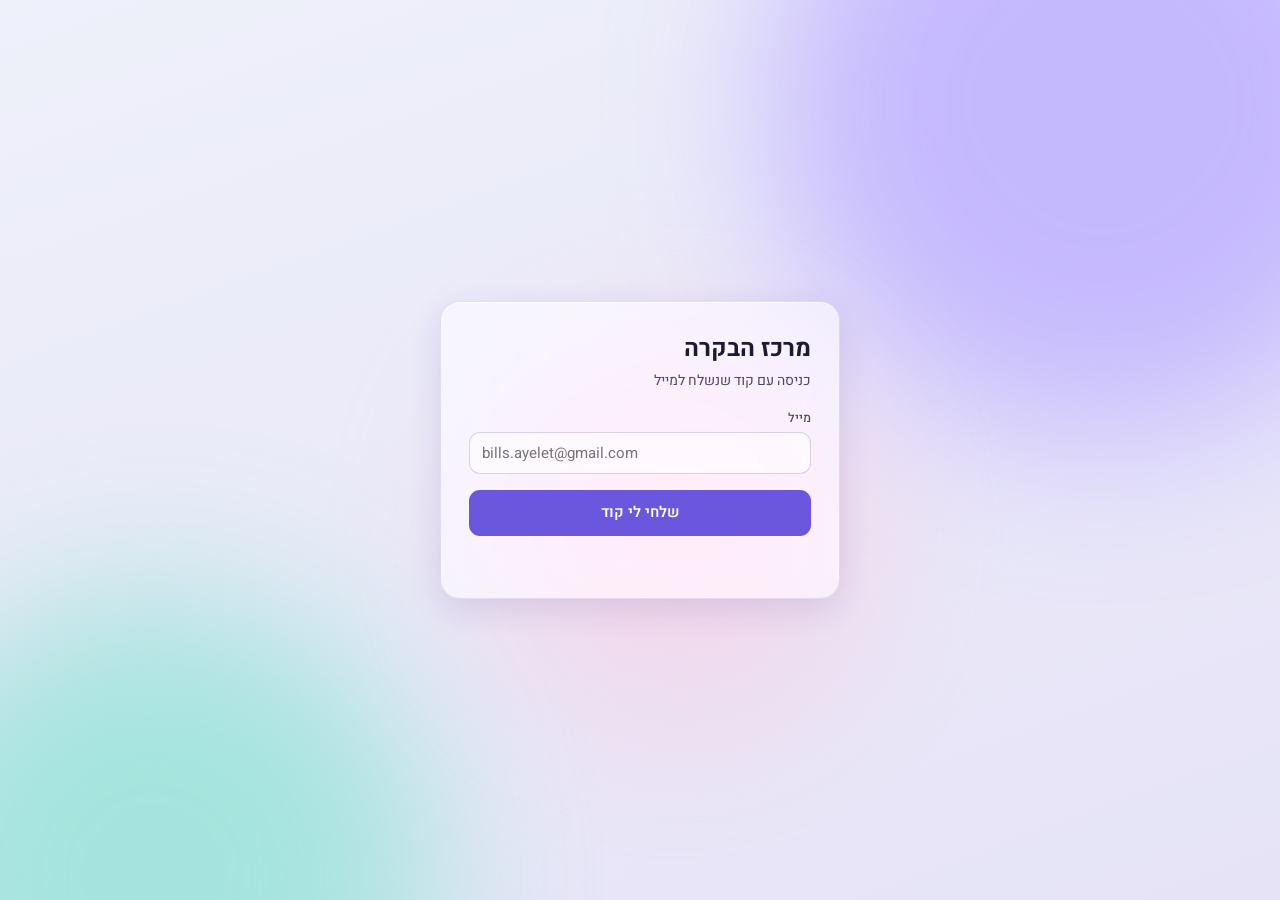
<file: mission.html>
<!doctype html>
<html lang="he" dir="rtl">
<head>
<meta charset="utf-8">
<meta name="viewport" content="width=device-width,initial-scale=1,viewport-fit=cover">
<title>מרכז הבקרה</title>
<meta name="theme-color" content="#14112b">
<link rel="manifest" href="mission.webmanifest">
<link rel="apple-touch-icon" href="mission-192.png">
<meta name="apple-mobile-web-app-capable" content="yes">
<meta name="apple-mobile-web-app-title" content="מרכז הבקרה">
<link rel="icon" href="data:image/svg+xml,%3Csvg xmlns='http://www.w3.org/2000/svg' viewBox='0 0 64 64'%3E%3Cdefs%3E%3ClinearGradient id='g' x1='0' y1='0' x2='1' y2='1'%3E%3Cstop offset='0' stop-color='%238b7bff'/%3E%3Cstop offset='1' stop-color='%2337d6c5'/%3E%3C/linearGradient%3E%3C/defs%3E%3Crect width='64' height='64' rx='16' fill='url(%23g)'/%3E%3Cpath d='M18 22h28M18 32h20M18 42h24' stroke='white' stroke-width='5' stroke-linecap='round'/%3E%3C/svg%3E">
<link rel="preconnect" href="https://fonts.googleapis.com">
<link rel="preconnect" href="https://fonts.gstatic.com" crossorigin>
<link href="https://fonts.googleapis.com/css2?family=Heebo:wght@300;400;500;600;700;800&display=swap" rel="stylesheet">
<style>
/* מרכז הבקרה של איילת — 29.10.2026. קוד בלבד; הנתונים בענן (mc_notes / mc_files / mc_kv). */
:root{
  --bg:#eef0fa; --bg2:#e6e3f7;
  --blob1:#b9a9ff; --blob2:#8fe3d6; --blob3:#ffc2dc;
  --glass:rgba(255,255,255,.58); --glass2:rgba(255,255,255,.78); --glass-hi:rgba(255,255,255,.9);
  --line:rgba(80,70,150,.13); --line2:rgba(80,70,150,.22);
  --ink:#1d1a33; --ink2:#4b4766; --ink3:#7d7998;
  --acc:#6a57de; --acc2:#8b7bff; --acc-ink:#fff; --acc-soft:rgba(106,87,222,.12);
  --ok:#1f9d6a; --warn:#c27a12; --bad:#d6455a;
  --shadow:0 10px 34px rgba(46,36,120,.12), 0 1px 0 rgba(255,255,255,.7) inset;
  --blur:saturate(160%) blur(22px);
  --r:20px; --r2:14px; --r3:10px;
}
:root[data-theme="dark"]{
  --bg:#0f0d22; --bg2:#151233;
  --blob1:#5b44e0; --blob2:#0f8d86; --blob3:#9b2f72;
  --glass:rgba(255,255,255,.065); --glass2:rgba(255,255,255,.11); --glass-hi:rgba(255,255,255,.16);
  --line:rgba(255,255,255,.10); --line2:rgba(255,255,255,.18);
  --ink:#f1efff; --ink2:#c3bfe0; --ink3:#8d89ad;
  --acc:#9b8cff; --acc2:#b8adff; --acc-ink:#120f2a; --acc-soft:rgba(155,140,255,.16);
  --ok:#4fd39b; --warn:#f0b452; --bad:#ff7688;
  --shadow:0 14px 40px rgba(0,0,0,.35), 0 1px 0 rgba(255,255,255,.08) inset;
}
@media (prefers-color-scheme: dark){
  :root:not([data-theme="light"]){
    --bg:#0f0d22; --bg2:#151233;
    --blob1:#5b44e0; --blob2:#0f8d86; --blob3:#9b2f72;
    --glass:rgba(255,255,255,.065); --glass2:rgba(255,255,255,.11); --glass-hi:rgba(255,255,255,.16);
    --line:rgba(255,255,255,.10); --line2:rgba(255,255,255,.18);
    --ink:#f1efff; --ink2:#c3bfe0; --ink3:#8d89ad;
    --acc:#9b8cff; --acc2:#b8adff; --acc-ink:#120f2a; --acc-soft:rgba(155,140,255,.16);
    --ok:#4fd39b; --warn:#f0b452; --bad:#ff7688;
    --shadow:0 14px 40px rgba(0,0,0,.35), 0 1px 0 rgba(255,255,255,.08) inset;
  }
}
*{box-sizing:border-box}
html,body{margin:0;min-height:100%}
body{font-family:"Heebo","Segoe UI",system-ui,sans-serif;background:var(--bg);color:var(--ink);font-size:15px;line-height:1.45;-webkit-font-smoothing:antialiased;overflow-x:hidden}
button,input,select,textarea{font:inherit;color:inherit}
button{cursor:pointer}
a{color:inherit}
.hid{display:none!important}

/* רקע — כתמי צבע רכים מאחורי הזכוכית */
.sky{position:fixed;inset:0;z-index:-1;overflow:hidden;background:linear-gradient(160deg,var(--bg) 0%,var(--bg2) 100%)}
.sky i{position:absolute;border-radius:50%;filter:blur(80px);opacity:.75}
.sky i:nth-child(1){width:52vmax;height:52vmax;background:var(--blob1);top:-18vmax;right:-12vmax;animation:drift1 28s ease-in-out infinite alternate}
.sky i:nth-child(2){width:44vmax;height:44vmax;background:var(--blob2);bottom:-20vmax;left:-10vmax;animation:drift2 34s ease-in-out infinite alternate}
.sky i:nth-child(3){width:30vmax;height:30vmax;background:var(--blob3);top:38%;left:38%;opacity:.45;animation:drift3 40s ease-in-out infinite alternate}
@keyframes drift1{to{transform:translate(-8vmax,6vmax) scale(1.08)}}
@keyframes drift2{to{transform:translate(9vmax,-5vmax) scale(1.1)}}
@keyframes drift3{to{transform:translate(-6vmax,-8vmax) scale(.9)}}
@media (prefers-reduced-motion: reduce){.sky i{animation:none}}

.glass{background:var(--glass);-webkit-backdrop-filter:var(--blur);backdrop-filter:var(--blur);border:1px solid var(--line);border-radius:var(--r);box-shadow:var(--shadow)}

.wrap{max-width:1360px;margin:0 auto;padding:18px 24px 60px}

/* כותרת */
.top{position:sticky;top:10px;z-index:20;display:flex;align-items:center;gap:16px;padding:12px 16px 12px 12px;margin-bottom:18px}
.hello b{display:block;font-size:20px;font-weight:700;letter-spacing:-.2px}
.hello span{font-size:13px;color:var(--ink3)}
.search{flex:1;max-width:520px;margin-inline-start:auto;display:flex;align-items:center;gap:10px;height:44px;padding:0 14px;border-radius:14px;background:var(--glass2);border:1px solid var(--line);color:var(--ink3);transition:border-color .15s,box-shadow .15s}
.search:hover{border-color:var(--line2)}
.search span{flex:1;text-align:start;font-size:14px}
kbd{font-family:inherit;font-size:11.5px;padding:2px 7px;border-radius:6px;border:1px solid var(--line2);color:var(--ink3);background:var(--glass)}
.status{display:flex;gap:8px;align-items:center}
.chip{display:inline-flex;align-items:center;gap:7px;height:34px;padding:0 12px;border-radius:999px;font-size:12.5px;font-weight:500;color:var(--ink2);background:var(--glass2);border:1px solid var(--line);white-space:nowrap}
.dot{width:8px;height:8px;border-radius:50%;background:var(--ink3);flex:none}
.dot.ok{background:var(--ok);box-shadow:0 0 0 4px color-mix(in srgb,var(--ok) 22%,transparent)}
.dot.warn{background:var(--warn)}
.ibtn{width:40px;height:40px;display:grid;place-items:center;border-radius:12px;border:1px solid var(--line);background:var(--glass2);color:var(--ink2);transition:background .15s,color .15s}
.ibtn:hover{background:var(--glass-hi);color:var(--ink)}
.ibtn svg{width:19px;height:19px}

/* קיצורים */
.links{display:flex;flex-wrap:wrap;gap:10px;margin-bottom:22px}
.lk{display:inline-flex;align-items:center;gap:9px;height:46px;padding:0 16px 0 14px;border-radius:14px;border:1px solid var(--line);background:var(--glass);-webkit-backdrop-filter:var(--blur);backdrop-filter:var(--blur);font-weight:600;font-size:14px;color:var(--ink);text-decoration:none;transition:transform .15s,background .15s,border-color .15s}
.lk:hover{background:var(--glass2);border-color:var(--line2);transform:translateY(-1px)}
.lk .em{font-size:18px;line-height:1}
.lk.add{color:var(--ink3);font-weight:500;border-style:dashed}

.tip{display:flex;align-items:center;gap:12px;padding:12px 14px;margin:-8px 0 22px;border-radius:16px}
.tip-i{font-size:20px;flex:none}
.tip-t{flex:1;min-width:0;font-size:13.5px;color:var(--ink2);line-height:1.5}
.tip-t b{color:var(--ink);font-weight:600;display:block}
.tip-t span{font-weight:600;color:var(--acc)}
@media (max-width:600px){.tip{flex-wrap:wrap}.tip .btn{width:100%}}
.sec-h{display:flex;align-items:baseline;gap:12px;margin:6px 4px 12px}
.sec-h h2{margin:0;font-size:17px;font-weight:700;letter-spacing:-.1px}
.sec-h small{color:var(--ink3);font-size:12.5px}

/* מסעדות */
.rests{display:grid;grid-template-columns:repeat(auto-fill,minmax(230px,1fr));gap:16px;margin-bottom:26px}
.rest{padding:16px;display:flex;flex-direction:column;position:relative;overflow:hidden}
.rest::before{content:"";position:absolute;inset:0 0 auto 0;height:3px;background:var(--rc)}
.rest-h{display:flex;align-items:center;gap:10px;margin-bottom:12px}
.rest-h .badge{width:34px;height:34px;border-radius:11px;display:grid;place-items:center;font-weight:700;font-size:15px;color:#fff;background:var(--rc);box-shadow:0 4px 14px color-mix(in srgb,var(--rc) 45%,transparent)}
.rest-h b{font-size:16.5px;font-weight:700;flex:1}
.rest-h .ibtn{width:32px;height:32px;border-radius:10px}
.rest-h .ibtn svg{width:16px;height:16px}
.sys-row{display:grid;grid-template-columns:minmax(0,1fr);gap:8px}
.sys{text-decoration:none;color:inherit;display:flex;align-items:center;gap:12px;padding:14px;border-radius:16px;border:1px solid var(--line);background:var(--glass2);text-align:start;transition:transform .15s,background .15s,border-color .15s;min-width:0}
.sys:hover{background:var(--glass-hi);border-color:color-mix(in srgb,var(--rc) 55%,transparent);transform:translateY(-1px)}
.sys:focus-visible{outline:2px solid var(--acc);outline-offset:2px}
.sys.off{opacity:.55}
.sys-i{flex:none;width:42px;height:42px;border-radius:13px;display:grid;place-items:center;font-size:21px;background:color-mix(in srgb,var(--rc) 18%,transparent)}
.sys-t{min-width:0}.sys-t b{display:block;font-size:15.5px;font-weight:700}.sys-t small{display:block;font-size:12px;color:var(--ink3);white-space:nowrap;overflow:hidden;text-overflow:ellipsis}
.prev{margin-top:10px;border:0;background:none;color:var(--ink2);font-size:13px;font-weight:500;padding:4px 2px;text-align:start}
.prev:hover{color:var(--acc)}
.rest-h .chip{height:28px;font-size:12px;text-decoration:none}
.sub-h{font-size:11.5px;font-weight:600;color:var(--ink3);letter-spacing:.2px;margin:10px 2px 6px}
.files{display:flex;flex-direction:column;gap:6px}
.file{display:flex;align-items:center;gap:10px;padding:8px 10px;border-radius:12px;border:1px solid transparent;background:var(--glass);cursor:pointer;transition:background .12s,border-color .12s;min-width:0;text-align:start;width:100%}
.file:hover{background:var(--glass-hi);border-color:var(--line)}
.file:focus-visible{outline:2px solid var(--acc);outline-offset:1px}
.ext{flex:none;width:34px;height:34px;border-radius:9px;display:grid;place-items:center;font-size:10px;font-weight:800;letter-spacing:.3px;color:#fff;background:#8a86a3}
.ext.x{background:#1f8f5a}.ext.p{background:#d6455a}.ext.w{background:#2f6fd6}.ext.s{background:#d0741f}.ext.l{background:#6a57de}.ext.h{background:#0f8d86}.ext.f{background:#b48a1f}
.fm{flex:1;min-width:0}
.fn{font-size:14px;font-weight:500;white-space:nowrap;overflow:hidden;text-overflow:ellipsis;unicode-bidi:plaintext;text-align:start}
.fs{font-size:11.5px;color:var(--ink3);white-space:nowrap;overflow:hidden;text-overflow:ellipsis}
.new{font-size:10.5px;font-weight:700;color:var(--ok);background:color-mix(in srgb,var(--ok) 14%,transparent);padding:1px 7px;border-radius:6px;margin-inline-start:6px}
.x-btn{flex:none;width:26px;height:26px;border-radius:8px;border:0;background:transparent;color:var(--ink3);opacity:0;display:grid;place-items:center;transition:opacity .12s,background .12s}
.file:hover .x-btn,.file:focus-within .x-btn{opacity:1}
.x-btn:hover{background:color-mix(in srgb,var(--bad) 14%,transparent);color:var(--bad)}
@media (hover:none){.x-btn{opacity:.6}}
.empty{font-size:13px;color:var(--ink3);padding:14px;border:1px dashed var(--line2);border-radius:12px;text-align:center}
.empty button{border:0;background:none;color:var(--acc);font-weight:600;padding:0}

/* מחברת */
.nb{display:grid;grid-template-columns:300px minmax(0,1fr);min-height:560px;overflow:hidden;margin-bottom:26px}
.nb-side{border-inline-end:1px solid var(--line);display:flex;flex-direction:column;min-height:0}
.nb-side-h{display:flex;gap:8px;padding:14px}
.nb-q{flex:1;min-width:0;height:38px;border-radius:11px;border:1px solid var(--line);background:var(--glass2);padding:0 12px;outline:none}
.nb-q:focus{border-color:var(--acc)}
.btn{height:38px;padding:0 16px;border-radius:11px;border:1px solid transparent;background:var(--acc);color:var(--acc-ink);font-weight:600;white-space:nowrap;transition:filter .15s}
.btn:hover{filter:brightness(1.08)}
.btn.ghost{background:var(--glass2);color:var(--ink);border-color:var(--line)}
.btn.ghost:hover{background:var(--glass-hi);filter:none}
.btn.danger{background:var(--bad);color:#fff}
.nb-list{flex:1;overflow:auto;padding:0 8px 12px;max-height:620px}
.nl{display:block;width:100%;text-align:start;border:0;background:transparent;padding:10px 12px;border-radius:12px;margin-bottom:2px;transition:background .12s}
.nl:hover{background:var(--glass)}
.nl.on{background:var(--acc-soft)}
.nl b{display:flex;align-items:center;gap:6px;font-size:14px;font-weight:600;white-space:nowrap;overflow:hidden;text-overflow:ellipsis}
.nl small{display:block;font-size:12px;color:var(--ink3);white-space:nowrap;overflow:hidden;text-overflow:ellipsis;margin-top:2px}
.nl .sw{width:9px;height:9px;border-radius:3px;flex:none;border:1px solid var(--line2)}
.nb-main{display:flex;flex-direction:column;min-width:0;min-height:0}
.nb-tb{display:flex;flex-wrap:wrap;align-items:center;gap:4px;padding:10px 12px;border-bottom:1px solid var(--line)}
.tb{min-width:34px;height:34px;padding:0 8px;border-radius:9px;border:0;background:transparent;color:var(--ink2);font-weight:600;display:inline-grid;place-items:center}
.tb:hover{background:var(--glass2);color:var(--ink)}
.tb.on{background:var(--acc-soft);color:var(--acc)}
.tb svg{width:17px;height:17px}
.sep{width:1px;height:20px;background:var(--line2);margin:0 4px}
.tb input[type=color]{width:0;height:0;opacity:0;position:absolute}
.nb-title{border:0;outline:none;background:transparent;font-size:22px;font-weight:700;padding:18px 22px 4px;width:100%}
.nb-meta{font-size:12px;color:var(--ink3);padding:0 22px 8px;display:flex;gap:10px}
.nb-page{position:relative;flex:1;overflow:auto;margin:0 12px 12px;border-radius:14px;transition:background .2s}
.nb-body{min-height:100%;outline:none;padding:10px 12px 40px;font-size:15.5px;line-height:1.65}
.nb-body:empty::before{content:"כתבי כאן… אפשר להדביק צילום מסך (Ctrl+V)";color:var(--ink3)}
.nb-body img{max-width:100%;height:auto;border-radius:10px}
.nb-body table{border-collapse:collapse}.nb-body td,.nb-body th{border:1px solid var(--line2);padding:4px 8px}
.nb-body ul.chk{list-style:none;padding-inline-start:4px}
.nb-body ul.chk li{position:relative;padding-inline-start:28px}
.nb-body ul.chk li::before{content:"";position:absolute;inset-inline-start:0;top:.3em;width:17px;height:17px;border-radius:5px;border:1.6px solid var(--ink3);cursor:pointer}
.nb-body ul.chk li.done{color:var(--ink3);text-decoration:line-through}
.nb-body ul.chk li.done::before{background:var(--acc);border-color:var(--acc);content:"✓";color:var(--acc-ink);font-size:12px;line-height:16px;text-align:center;font-weight:800}
.nb-overlay{position:absolute;top:0;right:0;pointer-events:none;max-width:100%}
.nb-none{flex:1;display:grid;place-items:center;color:var(--ink3);padding:40px;text-align:center}
.colors{display:flex;gap:6px;padding:4px}
.cbtn{width:22px;height:22px;border-radius:7px;border:1px solid var(--line2)}

/* חלונות */
.mask{position:fixed;inset:0;z-index:50;background:rgba(15,12,35,.38);-webkit-backdrop-filter:blur(4px);backdrop-filter:blur(4px);display:flex;align-items:flex-start;justify-content:center;padding:9vh 16px 16px}
.dlg{width:100%;max-width:620px;max-height:80vh;display:flex;flex-direction:column;background:var(--glass2);overflow:hidden}
:root[data-theme="dark"] .dlg{background:rgba(30,26,60,.82)}
@media (prefers-color-scheme: dark){:root:not([data-theme="light"]) .dlg{background:rgba(30,26,60,.82)}}
.dlg-h{display:flex;align-items:center;gap:10px;padding:14px 16px;border-bottom:1px solid var(--line)}
.dlg-h b{flex:1;font-size:16px}
.dlg-q{width:100%;height:52px;border:0;border-bottom:1px solid var(--line);background:transparent;padding:0 18px;font-size:16px;outline:none}
.dlg-b{overflow:auto;padding:10px}
.dlg-f{display:flex;gap:8px;justify-content:flex-start;padding:12px 16px;border-top:1px solid var(--line)}
.res{display:flex;align-items:center;gap:10px;width:100%;text-align:start;border:0;background:transparent;padding:9px 10px;border-radius:12px}
.res:hover,.res.sel{background:var(--acc-soft)}
.res .tag{font-size:11px;font-weight:600;padding:2px 8px;border-radius:999px;background:var(--glass);border:1px solid var(--line);color:var(--ink2);flex:none}
.grp{font-size:11.5px;font-weight:700;color:var(--ink3);padding:10px 10px 4px}
.fld{display:block;margin-bottom:12px}
.fld span{display:block;font-size:12.5px;color:var(--ink2);margin-bottom:5px;font-weight:500}
.fld input,.fld select{width:100%;height:42px;border-radius:11px;border:1px solid var(--line2);background:var(--glass);padding:0 12px;outline:none}
.fld input:focus,.fld textarea:focus{border-color:var(--acc)}
.fld textarea{border-radius:11px;border:1px solid var(--line2);background:var(--glass);padding:10px 12px;outline:none;font:inherit;color:var(--ink)}
.tabs{display:flex;gap:6px;padding:10px 16px 0}
.tab{border:1px solid var(--line);background:var(--glass);border-radius:999px;padding:5px 12px;font-size:13px;color:var(--ink2)}
.tab.on{background:var(--acc);border-color:var(--acc);color:var(--acc-ink)}
.row{display:flex;align-items:center;gap:10px;padding:8px 4px;border-bottom:1px solid var(--line)}
/* שלי — לשוניות פרטיות */
.my{padding:14px;margin-bottom:22px}
.my .tabs{padding:0;flex-wrap:wrap}
.my-view{margin-top:12px}
.my-view iframe{display:block;width:100%;height:70vh;border:0;border-radius:var(--r2);background:transparent}
.my-upd{margin-top:6px;font-size:12px;color:var(--ink3)}
.my-need{font-size:14px;color:var(--ink2)}
.mfa-qr{display:block;width:180px;height:180px;margin:10px 0;background:#fff;border-radius:var(--r2);padding:6px}
/* הערות שכר פאסטל */
.sn{padding:14px;margin-bottom:22px}
/* הערות שכר לחשבת — חודשי */
.pn{padding:14px;margin-bottom:22px}
.pn-tools{display:flex;flex-wrap:wrap;align-items:center;gap:8px;margin:-2px 0 12px}
.pn-tools .btn{height:34px;padding:0 14px;font-size:13.5px}
.pn-sum{font-size:12.5px;color:var(--ink3)}
.pn-legend{font-size:12.5px;color:var(--ink3);margin:-4px 0 12px;line-height:1.6}
.pn-legend b{color:var(--ink2);font-weight:600}
.pn-tabs{padding:0;flex-wrap:wrap;margin:0 0 10px}
.pn-main{flex:1;min-width:0}
.pn-close{background:var(--ok);color:#fff}
.pn-closed{font-size:13px;color:var(--ink3);font-weight:600}
.pn-src{font-size:12.5px;color:var(--ink3);margin-top:4px}
.pn-src summary{margin-top:0}
.pn-tk{border:0;background:var(--acc-soft);color:var(--acc);border-radius:999px;padding:2px 10px;font-size:12.5px;font-weight:600}
.pn-q{display:flex;gap:6px;align-items:baseline;margin-top:6px;font-size:13.5px;color:var(--warn)}
.pn-q b{flex:none;font-weight:600}
.pn-qt{flex:1;min-width:0;outline:none;color:var(--ink);white-space:pre-wrap;overflow-wrap:anywhere;border-radius:6px;padding:1px 3px;background:color-mix(in srgb,var(--warn) 8%,transparent)}
.pn-qx{flex:none;border:0;background:none;color:var(--ink3);font-size:13px;padding:0 4px;border-radius:6px;cursor:pointer}
.pn-qx:hover{color:var(--bad)}
.pn-qt:empty::before{content:"מה לשאול את רועי?";color:var(--ink3)}
.pn-files{display:flex;flex-wrap:wrap;gap:6px;margin-top:6px}
.pn-files:empty{display:none}
.pn-f{display:inline-flex;align-items:center;gap:2px;border:1px solid var(--line);background:var(--glass);border-radius:999px;font-size:12.5px;max-width:100%}
.pn-f button{border:0;background:none;color:var(--ink2);padding:3px 8px;font-size:12.5px;max-width:240px;overflow:hidden;text-overflow:ellipsis;white-space:nowrap}
.pn-f button:hover{color:var(--acc)}
.pn-f .pn-fx{padding:3px 8px 3px 6px;color:var(--ink3)}
.pn-f .pn-fx:hover{color:var(--bad)}
.pn-row.drop{outline:2px dashed var(--acc);outline-offset:2px}
.pn-row.ok{border-color:color-mix(in srgb,var(--ok) 45%,transparent)}
.pn-row.roy{border-color:color-mix(in srgb,var(--warn) 55%,transparent)}
.pn-b .pn-go{background:color-mix(in srgb,var(--ok) 14%,transparent);border-color:transparent;color:var(--ok);font-weight:600}
.pn-b .pn-roy{color:var(--warn)}
.pn-b .pn-roy.on{background:color-mix(in srgb,var(--warn) 16%,transparent);border-color:transparent;font-weight:600}
.pn-grp{margin:4px 0 8px;font-size:15px;font-weight:700;padding-bottom:4px;border-bottom:1px solid var(--line)}
.pn-grp small{font-weight:400;color:var(--ink3);font-size:12.5px;margin-inline-start:6px}
.pn-sec{margin-bottom:14px}
.pn-sh{display:flex;align-items:center;gap:8px;margin:0 0 6px}
.pn-sh h3{margin:0;font-size:14.5px;font-weight:700}
.pn-sh small{color:var(--ink3);font-size:12px}
.pn-add{border:1px solid var(--line);background:var(--glass);border-radius:999px;padding:2px 10px;font-size:12.5px;color:var(--ink2)}
.pn-add:hover{border-color:var(--acc);color:var(--acc)}
.pn-row{display:flex;align-items:flex-start;gap:8px;padding:8px 10px;border:1px solid var(--line);border-radius:var(--r2);background:var(--glass2);margin-bottom:6px}
.pn-row.mine{border-style:dashed;background:transparent}
.pn-t{flex:1;min-width:0;outline:none;white-space:pre-wrap;overflow-wrap:anywhere;line-height:1.5;font-size:14.5px;padding:2px 2px;border-radius:6px}
.pn-t:focus{background:var(--glass)}
.pn-t:empty::before{content:"כתבי כאן…";color:var(--ink3)}
.pn-b{display:flex;flex-wrap:wrap;gap:4px;flex:none;justify-content:flex-end}
.pn-b button{height:28px;border:1px solid var(--line);background:var(--glass);border-radius:999px;padding:0 10px;font-size:12.5px;color:var(--ink2);white-space:nowrap}
.pn-seg{display:inline-flex;border:1px solid var(--line);border-radius:999px;overflow:hidden;background:var(--glass)}
.pn-b .pn-seg button{border:0;border-radius:0;background:transparent;color:var(--ink3)}
.pn-b .pn-acc.on{background:var(--acc-soft);color:var(--acc);font-weight:600}
.pn-b .pn-acc.mine.on{background:color-mix(in srgb,var(--ink) 10%,transparent);color:var(--ink);font-weight:600}
.pn-b .pn-keep.on{background:color-mix(in srgb,var(--warn) 16%,transparent);border-color:transparent;color:var(--warn);font-weight:600}
.pn-b .pn-del{width:28px;padding:0;color:var(--ink3)}
.pn-b .pn-del:hover{color:var(--bad)}
.pn-more{display:flex;flex-wrap:wrap;align-items:center;gap:6px;font-size:12.5px;color:var(--ink3);margin-top:4px}
.pn-pre{width:100%;min-height:300px;font:inherit;font-size:14px;line-height:1.55}
.pn-prev h4{margin:12px 0 4px;font-size:13.5px}
.pn-prev div{font-size:13.5px;color:var(--ink2);padding:3px 0;border-bottom:1px solid var(--line);white-space:pre-wrap;overflow-wrap:anywhere}
@media (max-width:720px){
  .pn-row{flex-direction:column;gap:6px}
  .pn-b{justify-content:flex-start}
}
.tk{padding:14px;margin-bottom:22px}
.folded{display:none!important}
.sec-h h2{cursor:pointer}
.fold-b{margin-inline-start:auto;border:0;background:none;color:var(--ink3);font-size:12.5px;font-weight:600;padding:3px 8px;border-radius:8px;align-self:center}
.fold-b:hover{background:var(--glass2);color:var(--ink)}
#stkLayer{position:absolute;top:0;left:0;width:0;height:0;z-index:30}
.stk{position:absolute;width:250px;border-radius:14px;color:#2a2540;box-shadow:0 10px 28px rgba(30,20,80,.22),0 1px 0 rgba(255,255,255,.6) inset;font-size:14px}
.stk-h{display:flex;align-items:center;gap:2px;padding:5px 6px 2px 8px;cursor:grab;touch-action:none;user-select:none}
.stk.drag .stk-h{cursor:grabbing}
.stk-t{flex:1;min-width:0;font-size:12.5px;font-weight:700;white-space:nowrap;overflow:hidden;text-overflow:ellipsis}
.stk-h button{flex:none;width:26px;height:26px;border:0;border-radius:7px;background:transparent;color:#4a4466;font-size:13px;display:grid;place-items:center;padding:0;cursor:pointer}
.stk-h button:hover{background:rgba(0,0,0,.08)}
.stk-b{padding:2px 12px 12px;min-height:56px;max-height:340px;overflow:auto;outline:none;white-space:pre-wrap;overflow-wrap:anywhere;line-height:1.5}
.stk-b:empty::before{content:"כתבי כאן…";color:rgba(42,37,64,.45)}
.stk.min{width:auto;max-width:230px}
.stk.min .stk-b{display:none}
.stk.min .stk-h{padding:5px 6px 5px 10px}
.stk-strip{display:flex;flex-direction:column;gap:8px;margin:-8px 0 18px}
.stk-strip .stk{position:static;width:auto;max-width:none}
.stk-strip .stk-h{cursor:default}
.tk-add{display:flex;gap:8px;margin-bottom:10px}
.tk-add input{flex:1;min-width:0;height:42px;border-radius:12px;border:1px solid var(--line2);background:var(--glass2);padding:0 14px;font-size:15px;color:var(--ink);outline:none}
.tk-add input:focus{border-color:var(--acc)}
.tk-add{flex-wrap:wrap}
.tk-add select{height:42px;border-radius:12px;border:1px solid var(--line2);background:var(--glass2);padding:0 10px;color:var(--ink);font-size:14px;outline:none;max-width:150px}
.tk-mic{height:42px;width:46px;padding:0;font-size:18px;flex:none}
.tk-mic.rec{background:var(--bad);border-color:var(--bad);color:#fff;animation:tkRec 1.2s ease-in-out infinite}
@keyframes tkRec{50%{opacity:.6}}
.tk-prev{display:flex;flex-wrap:wrap;gap:6px;margin:-4px 2px 10px;font-size:12.5px;color:var(--ink2)}
.tk-prev span{padding:2px 9px;border-radius:999px;background:var(--glass2);border:1px solid var(--line)}
.tk-prev b{font-weight:700;color:var(--ink)}
.tk-prev .u{color:var(--bad);border-color:var(--bad)}
.tp-list{display:flex;flex-wrap:wrap;gap:6px;margin:0 0 14px}
.tp-chip{display:inline-flex;align-items:center;gap:4px;padding:3px 4px 3px 10px;border-radius:999px;background:var(--acc-soft);color:var(--acc);font-size:13.5px;font-weight:600}
.tp-chip button{border:0;background:none;color:inherit;width:22px;height:22px;border-radius:50%;padding:0;display:grid;place-items:center}
.tp-chip button:hover{background:rgba(0,0,0,.08)}
.tp-add{display:flex;gap:8px}.tp-add input{flex:1;min-width:0;height:40px;border-radius:11px;border:1px solid var(--line2);background:var(--glass);padding:0 12px;color:var(--ink);outline:none}
.tk-bar{display:flex;flex-direction:column;gap:8px;margin-bottom:10px}
.tk .tabs{padding:0;flex-wrap:wrap}
.tab.del{border-style:dashed}
.tk-flt{display:flex;flex-wrap:wrap;gap:6px;align-items:center}
.tk-flt input[type=search],.tk-flt select{height:34px;border-radius:10px;border:1px solid var(--line2);background:var(--glass);padding:0 10px;color:var(--ink);font-size:13px;outline:none}
.tk-flt input[type=search]{width:150px}
.tk-flt input:focus,.tk-flt select:focus{border-color:var(--acc)}
.tk-flt .on{border-color:var(--acc);background:var(--acc-soft)}
.sec-m,.tk-fbtn{display:none}
.tk-fbtn{border:1px solid var(--line);background:var(--glass);border-radius:999px;padding:5px 12px;font-size:13px;color:var(--ink2);align-self:flex-start}
.tk-fbtn.on{border-color:var(--acc);color:var(--acc);font-weight:600}
@media (max-width:720px){
  .sec-m{display:flex;margin-bottom:8px}
  .links{flex-wrap:nowrap;overflow-x:auto;gap:8px;margin:0 -16px 18px;padding:0 16px 4px;scrollbar-width:none;-webkit-overflow-scrolling:touch}
  .links::-webkit-scrollbar{display:none}
  .links .lk{flex:none;height:40px;padding:0 12px;font-size:13.5px}
  .hide-m{display:none}
  .tk-fbtn{display:inline-block}
  .tk-flt{display:none}
  .tk-flt.open{display:flex}
}
@media (min-width:721px){ .links.folded{display:flex!important} }
.tk-push{height:34px;padding:0 12px;font-size:13px;margin-inline-start:auto}
.tk-push.on{border-color:var(--ok);color:var(--ok)}
.ios-steps{margin:0;padding-inline-start:20px;line-height:1.9;font-size:14.5px}
.tk-u{display:flex;align-items:center;gap:5px;font-size:13px;color:var(--ink2)}
.tk-clr{border:0;background:none;color:var(--acc);font-weight:600;font-size:13px;padding:0 4px}
.tk-tp{font-size:11.5px;font-weight:600;padding:1px 8px;border-radius:999px;background:var(--acc-soft);color:var(--acc)}
.tk-item.del{opacity:.75}
.tk-list{max-height:520px;overflow:auto;display:flex;flex-direction:column;gap:6px}
.tk-item{display:flex;align-items:flex-start;gap:10px;padding:10px 12px;border:1px solid var(--line);border-radius:var(--r2);background:var(--glass2)}
.tk-item.due{border-color:var(--warn);box-shadow:inset 3px 0 0 var(--warn)}
.tk-chk{flex:none;width:24px;height:24px;margin-top:1px;border-radius:50%;border:1.8px solid var(--ink3);background:transparent;color:var(--acc-ink);font-size:13px;font-weight:800;display:grid;place-items:center;padding:0}
.tk-chk:hover{border-color:var(--acc)}
.tk-item.done .tk-chk{background:var(--ok);border-color:var(--ok)}
.tk-b{flex:1;min-width:0}
.tk-t{border:0;background:none;padding:0;text-align:start;font-size:15px;font-weight:600;color:var(--ink);overflow-wrap:anywhere}
.tk-item.done .tk-t{color:var(--ink3);text-decoration:line-through;font-weight:500}
.tk-m{display:flex;flex-wrap:wrap;gap:4px 8px;margin-top:4px;font-size:12px;color:var(--ink3)}
.tk-m .w{color:var(--warn);font-weight:600}
.tk-m .u{color:var(--bad);font-weight:700}
.tk-d{font-size:13.5px;color:var(--ink2);white-space:pre-wrap;overflow-wrap:anywhere;margin-top:3px}
.tk-a{flex:none;display:flex;gap:4px}
.tk-a .btn{height:30px;padding:0 10px;font-size:12.5px}
.fld-row{display:flex;gap:10px;flex-wrap:wrap}.fld-row .fld{flex:1;min-width:150px}
.fld-chk{display:flex;align-items:center;gap:8px;font-size:14px;margin:4px 0 10px}
.tk-cal{font-size:12.5px;color:var(--ink3);margin:-4px 0 6px}
.tk-cal button{border:0;background:none;color:var(--acc);font-weight:600;padding:0}
.sn-bar{display:flex;flex-wrap:wrap;align-items:center;gap:8px;margin-bottom:12px}
.sn-bar .tabs{padding:0;flex:1;flex-wrap:wrap}
.sn-sel{height:38px;border-radius:11px;border:1px solid var(--line2);background:var(--glass);padding:0 10px;color:var(--ink)}
.sn-list{max-height:560px;overflow:auto;display:flex;flex-direction:column;gap:8px}
.sn-item{padding:12px 14px;border:1px solid var(--line);border-radius:var(--r2);background:var(--glass2)}
.sn-top{display:flex;flex-wrap:wrap;gap:6px 12px;font-size:12px;color:var(--ink3)}
.sn-main{display:flex;flex-wrap:wrap;align-items:center;gap:8px;margin:6px 0 4px;font-size:15px}
.sn-main b{font-weight:700}
.sn-tag{font-size:12px;font-weight:600;padding:2px 9px;border-radius:999px;background:var(--acc-soft);color:var(--acc)}
.sn-amt{font-weight:700}
.sn-det{color:var(--ink2);font-size:14px;white-space:pre-wrap;overflow-wrap:anywhere}
.sn-orig summary{cursor:pointer;color:var(--ink3);font-size:12.5px;margin-top:6px}
.sn-orig div{white-space:pre-wrap;overflow-wrap:anywhere;font-size:13px;color:var(--ink2);padding:6px 0 0}
.sn-act{display:flex;flex-wrap:wrap;gap:6px;margin-top:10px}
.sn-act .btn{height:32px;padding:0 12px;font-size:13px}
.sn-exp{display:flex;flex-wrap:wrap;align-items:center;gap:6px 8px;margin:-4px 0 12px;font-size:12.5px;color:var(--ink3)}
.sn-exp .btn{height:32px;padding:0 12px;font-size:13px}
.sn-empty{color:var(--ink3);padding:18px;text-align:center}
.row:last-child{border-bottom:0}
.row .grow{flex:1;min-width:0}
.note{font-size:13px;color:var(--ink2);background:var(--acc-soft);border-radius:12px;padding:10px 12px;margin-bottom:12px}

.toast{position:fixed;bottom:22px;left:50%;transform:translateX(-50%);z-index:80;display:flex;align-items:center;gap:12px;padding:10px 12px 10px 16px;font-size:14px;background:var(--glass2);max-width:calc(100% - 32px)}
:root[data-theme="dark"] .toast{background:rgba(30,26,60,.9)}
.toast button{border:0;background:var(--acc-soft);color:var(--acc);font-weight:700;border-radius:9px;padding:5px 12px}

/* כניסה */
.login{min-height:100vh;display:grid;place-items:center;padding:20px}
.login .card{width:100%;max-width:400px;padding:30px 28px}
.login h1{margin:0 0 4px;font-size:24px}
.login p{margin:0 0 18px;color:var(--ink2);font-size:14px}
.login .btn{width:100%;height:46px;margin-top:4px}
.msg{min-height:20px;font-size:13px;color:var(--ink2);margin-top:12px}
.msg.err{color:var(--bad)}

@media (max-width:860px){
  .wrap{padding:12px 16px 50px}
  .top{flex-wrap:wrap}
  .search{order:3;flex-basis:100%;max-width:none}
  .status .chip span.lbl{display:none}
  .nb{grid-template-columns:minmax(0,1fr)}
  .top{position:relative;top:0}
  .rest{min-height:0}
  .nb-page{min-height:320px}
  .nb-side{border-inline-end:0;border-bottom:1px solid var(--line)}
  .nb-list{max-height:220px}
  .rests{grid-template-columns:1fr}
  .tk-item{flex-wrap:wrap}
  .tk-flt input[type=search]{flex:1 1 100%;width:auto}
  .tk-add input{flex:1 1 calc(100% - 54px)}
  .tk-add select{flex:1 1 30%;max-width:none;min-width:0}
  .tk-flt select{flex:1 1 40%;min-width:0}
  .tk-a{flex-basis:100%;justify-content:flex-start;padding-inline-start:34px}
}
</style>
</head>
<body>
<div class="sky" aria-hidden="true"><i></i><i></i><i></i></div>

<!-- כניסה -->
<div id="vLogin" class="login hid">
  <div class="card glass">
    <h1>מרכז הבקרה</h1>
    <p>כניסה עם קוד שנשלח למייל</p>
    <div id="stEmail">
      <label class="fld"><span>מייל</span><input id="em" type="email" dir="ltr" autocomplete="email" placeholder="bills.ayelet@gmail.com"></label>
      <button class="btn" id="bSend">שלחי לי קוד</button>
    </div>
    <div id="stCode" class="hid">
      <label class="fld"><span>הקוד מהמייל</span><input id="cd" inputmode="numeric" dir="ltr" autocomplete="one-time-code"></label>
      <button class="btn" id="bVerify">כניסה</button>
      <button class="btn ghost" id="bBack" style="margin-top:8px">חזרה</button>
    </div>
    <div id="stMfa" class="hid">
      <label class="fld"><span>הקוד מאפליקציית האימות (6 ספרות)</span><input id="mf" inputmode="numeric" dir="ltr" autocomplete="one-time-code" maxlength="6"></label>
      <button class="btn" id="bMfa">אישור</button>
      <button class="btn ghost" id="bMfaOut" style="margin-top:8px">יציאה</button>
    </div>
    <div class="msg" id="msg"></div>
  </div>
</div>

<!-- הדשבורד -->
<div id="vApp" class="wrap hid">
  <header class="top glass">
    <div class="hello"><b id="hHello">שלום</b><span id="hDate"></span></div>
    <button class="search" id="bSearch" aria-label="חיפוש"><svg width="18" height="18" viewBox="0 0 24 24" fill="none" stroke="currentColor" stroke-width="2" stroke-linecap="round"><circle cx="11" cy="11" r="7"/><path d="m20 20-3.5-3.5"/></svg><span>חיפוש קובץ, פתק או קיצור…</span><kbd>Ctrl K</kbd></button>
    <div class="status">
      <span class="chip hid" id="cPc" title=""><i class="dot"></i><span class="lbl">בודקת מחשב…</span></span>
      <span class="chip hid" id="cSync" title="מתי המחשב שלח לאחרונה את רשימת הקבצים"><i class="dot"></i><span class="lbl">…</span></span>
      <button class="ibtn" id="bStk" aria-label="פתק דביק חדש" title="פתק דביק חדש — אפשר לגרור אותו לכל מקום">📝</button>
      <button class="ibtn" id="bTheme" aria-label="מצב בהיר/כהה"><svg viewBox="0 0 24 24" fill="none" stroke="currentColor" stroke-width="2" stroke-linecap="round"><path d="M21 12.8A9 9 0 1 1 11.2 3a7 7 0 0 0 9.8 9.8z"/></svg></button>
      <button class="ibtn" id="bSettings" aria-label="הגדרות"><svg viewBox="0 0 24 24" fill="none" stroke="currentColor" stroke-width="2" stroke-linecap="round" stroke-linejoin="round"><circle cx="12" cy="12" r="3"/><path d="M19.4 15a1.7 1.7 0 0 0 .3 1.8l.1.1a2 2 0 1 1-2.8 2.8l-.1-.1a1.7 1.7 0 0 0-1.8-.3 1.7 1.7 0 0 0-1 1.5V21a2 2 0 1 1-4 0v-.1a1.7 1.7 0 0 0-1.1-1.5 1.7 1.7 0 0 0-1.8.3l-.1.1a2 2 0 1 1-2.8-2.8l.1-.1a1.7 1.7 0 0 0 .3-1.8 1.7 1.7 0 0 0-1.5-1H3a2 2 0 1 1 0-4h.1a1.7 1.7 0 0 0 1.5-1.1 1.7 1.7 0 0 0-.3-1.8l-.1-.1a2 2 0 1 1 2.8-2.8l.1.1a1.7 1.7 0 0 0 1.8.3H9a1.7 1.7 0 0 0 1-1.5V3a2 2 0 1 1 4 0v.1a1.7 1.7 0 0 0 1 1.5 1.7 1.7 0 0 0 1.8-.3l.1-.1a2 2 0 1 1 2.8 2.8l-.1.1a1.7 1.7 0 0 0-.3 1.8V9a1.7 1.7 0 0 0 1.5 1H21a2 2 0 1 1 0 4h-.1a1.7 1.7 0 0 0-1.5 1z"/></svg></button>
    </div>
  </header>

  <div class="sec-h sec-m"><h2>קיצורים</h2></div>
  <nav class="links" id="links" aria-label="קיצורים"></nav>
  <div class="stk-strip hid" id="stkStrip"></div>

  <div class="tip glass hid" id="tipMonthly">
    <span class="tip-i">📌</span>
    <div class="tip-t"><b>עדכון חודשי (רווח והפסד / שכר / התקזזויות) — לכתוב לקלוד במחשב:</b>
      <span id="tipText">רווח והפסד, שכר והתקזזויות עברו לענן — תעבוד לפי shontal-app</span></div>
    <button class="btn ghost" id="bTipCopy">העתקה</button>
  </div>

  <div class="sec-h"><h2>משימות</h2><small class="hide-m">מוסיפים כאן, או כותבים לקלוד «עדכן משימה בדף הבית שלי…»</small></div>
  <section class="tk glass" id="tk">
    <form class="tk-add" id="tkAdd" autocomplete="off">
      <input id="tkNew" placeholder="למשל: פאסטל להתקשר לספק מחר ב-10 דחוף" aria-label="משימה חדשה">
      <button class="btn ghost tk-mic hid" id="tkMic" type="button" title="להגיד את המשימה בקול" aria-label="הקלטה">🎤</button>
      <select id="tkNR" aria-label="מסעדה למשימה החדשה"></select>
      <select id="tkNT" aria-label="נושא למשימה החדשה"></select>
      <button class="btn" type="submit">+ הוספה</button>
    </form>
    <div class="tk-prev hid" id="tkPrev"></div>
    <div class="tk-bar">
      <div class="tabs" id="tkTabs"></div>
      <button class="tk-fbtn" id="tkFBtn" type="button" aria-expanded="false">סינון ומיון ▾</button>
      <div class="tk-flt" id="tkFlt">
        <input id="tkQ" type="search" placeholder="חיפוש" aria-label="חיפוש במשימות">
        <select id="tkFR" aria-label="סינון לפי מסעדה"></select>
        <select id="tkFT" aria-label="סינון לפי נושא"></select>
        <select id="tkSort" aria-label="מיון">
          <option value="smart">מיון: דחוף ואז הכי קרוב</option>
          <option value="when">מיון: לפי מועד</option>
          <option value="new">מיון: נוספו לאחרונה</option>
          <option value="old">מיון: הכי ישנות</option>
          <option value="abc">מיון: לפי א״ב</option>
          <option value="rest">מיון: לפי מסעדה</option>
          <option value="topic">מיון: לפי נושא</option>
        </select>
        <label class="tk-u"><input type="checkbox" id="tkFU"> רק דחופות</label>
        <button class="btn ghost tk-push" id="tkPush" type="button" title="שהתזכורות של המשימות יקפצו במכשיר הזה, גם כשהדף סגור">🔔 התראות בטלפון</button>
      </div>
    </div>
    <div class="tk-list" id="tkList"><div class="sn-empty">טוענת…</div></div>
  </section>

  <div id="myWrap" class="hid">
    <div class="sec-h"><h2>שלי</h2><small>פרטי — רק לך</small></div>
    <section class="my glass" id="my">
      <div class="my-need hid" id="myNeed">כדי לראות את הלשוניות הפרטיות צריך להפעיל אימות דו-שלבי — בהגדרות (גלגל השיניים למעלה).</div>
      <div class="tabs" id="myTabs"></div>
      <div class="my-view hid" id="myView"></div>
    </section>
  </div>

  <div class="sec-h"><h2>מסעדות</h2><small id="restsHint"></small></div>
  <section class="rests" id="rests"></section>

  <div class="sec-h"><h2>הערות שכר לחשבת</h2><small class="hide-m">רשימה לכל חודש · הערות מהוואטסאפ עם רועי נכנסות לכאן לבד (💬)</small></div>
  <section class="pn glass" id="pn">
    <div class="sn-bar">
      <div class="tabs" id="pnRest"></div>
      <select class="sn-sel" id="pnMonth" aria-label="חודש"></select>
      <button class="btn ghost" id="pnPrev" title="ההערות של החודש הקודם, להשוואה">החודש הקודם</button>
      <button class="btn pn-close" id="pnClose" title="אחרי שהכול נבדק ונשלח — נפתח לבד השכר של החודש הבא"></button>
      <span class="pn-closed hid" id="pnClosed">🔒 השכר של החודש הזה נסגר</span>
    </div>
    <div class="pn-tools">
      <button class="btn" id="pnSend" title="רק השורות שמסומנות «לחשבת», מסודרות לפי הכותרות">📋 לשליחה לחשבת השכר</button>
      <button class="btn ghost" id="pnMine">🔒 מה שרק לי</button>
      <button class="btn ghost" id="pnRoy">❓ לשאול את רועי</button>
      <button class="btn ghost" id="pnXlTop" title="מה שנשלח לחשבת — קובץ אקסל">⬇ אקסל</button>
      <button class="btn ghost" id="pnPrTop" title="מה שנשלח לחשבת — הדפסה או PDF">🖨 הדפסה</button>
      <span class="pn-sum" id="pnSum"></span>
    </div>
    <div class="tabs pn-tabs" id="pnTabs"></div>
    <div class="pn-legend">ליד כל שורה: <b>לחשבת | 🔒 רק לי</b> — ללחוץ על מה שמתאים · <b>📌 קבועה</b> / <b>חד פעמית</b> — האם עוברת לחודש הבא · <b>✓ נבדק</b> — עוברת ל«מוכן» · <b>❓ עם רועי</b> — לבדוק איתו · <b>📎</b> — לצרף קובץ (או להדביק צילום מסך בתוך השורה).</div>
    <div id="pnBody"><div class="sn-empty">טוענת…</div></div>
    <input type="file" id="pnFile" multiple hidden>
  </section>

  <!-- הרשימה הנפרדת הוסתרה (01.11.2026): הערות מהוואטסאפ נכנסות לבד ל«הערות שכר לחשבת» (טריגר mc_sn_to_pay) -->
  <div class="sec-h hid"><h2>הערות שכר פאסטל</h2><small id="snHint">נקלטות לבד מהוואטסאפ עם רועי</small></div>
  <section class="sn glass hid" id="sn">
    <div class="sn-bar">
      <div class="tabs" id="snTabs"></div>
      <select class="sn-sel" id="snMonth" aria-label="חודש"></select>
      <button class="btn ghost" id="snCopy" title="מעתיק את ההערות שמוצגות, לשליחה לחשבת השכר">העתקה לחשבת השכר</button>
    </div>
    <div class="sn-exp" id="snExp">
      <span>ההערות שמוצגות:</span>
      <button class="btn ghost" data-sne="xcopy" title="מעתיק כטבלה — להדביק באקסל">העתקה לאקסל</button>
      <button class="btn ghost" data-sne="xlsx" title="קובץ אקסל להורדה">⬇ קובץ אקסל</button>
      <span>המסמכים שלהן:</span>
      <button class="btn ghost" data-sne="pdf" title="כל המסמכים מאוחדים לקובץ PDF אחד">⬇ הכול בקובץ אחד</button>
      <button class="btn ghost" data-sne="each" title="כל מסמך כקובץ נפרד, כולם ביחד">⬇ הכול כקבצים נפרדים</button>
    </div>
    <div class="sn-list" id="snList"><div class="sn-empty">טוענת…</div></div>
  </section>

  <div class="sec-h"><h2>מחברת</h2><small id="nbHint">נשמר לבד, ומסתנכרן בין המחשב לטלפון</small></div>
  <section class="nb glass" id="nb">
    <aside class="nb-side">
      <div class="nb-side-h"><input class="nb-q" id="nbQ" placeholder="חיפוש בפתקים"><button class="btn" id="bNewNote">+ פתק</button></div>
      <div class="nb-list" id="nbList"></div>
    </aside>
    <div class="nb-main" id="nbMain">
      <div class="nb-none" id="nbNone">אין עדיין פתקים. «+ פתק» כדי להתחיל.</div>
      <div id="nbEd" class="hid" style="display:flex;flex-direction:column;flex:1;min-height:0">
        <div class="nb-tb" id="nbTb">
          <button class="tb" data-c="bold" title="מודגש (Ctrl+B)"><b>B</b></button>
          <button class="tb" data-c="italic" title="נטוי (Ctrl+I)"><i>I</i></button>
          <button class="tb" data-c="underline" title="קו תחתון (Ctrl+U)"><u>U</u></button>
          <button class="tb" data-c="strikeThrough" title="קו חוצה"><s>S</s></button>
          <span class="sep"></span>
          <button class="tb" data-c="h2" title="כותרת">H</button>
          <button class="tb" data-c="insertUnorderedList" title="רשימה">•</button>
          <button class="tb" data-c="insertOrderedList" title="רשימה ממוספרת">1.</button>
          <button class="tb" data-c="chk" title="רשימת סימון">☑</button>
          <span class="sep"></span>
          <label class="tb" title="צבע טקסט" style="position:relative"><span style="border-bottom:3px solid #d6455a;line-height:1">A</span><input type="color" id="fgColor" value="#d6455a"></label>
          <button class="tb" data-c="mark" title="מרקר צהוב"><span style="background:#ffe066;color:#222;padding:0 4px;border-radius:3px">A</span></button>
          <button class="tb" data-c="removeFormat" title="ניקוי עיצוב">⌫</button>
          <button class="tb" data-c="img" title="הוספת תמונה"><svg viewBox="0 0 24 24" fill="none" stroke="currentColor" stroke-width="2" stroke-linecap="round"><rect x="3" y="4" width="18" height="16" rx="3"/><circle cx="9" cy="10" r="2"/><path d="m21 16-5-5-9 9"/></svg></button>
          <span class="sep"></span>
          <button class="tb" data-c="page" title="צבע דף">🎨</button>
          <button class="tb" data-c="star" title="מועדף">☆</button>
          <button class="tb" data-c="export" title="הורדה כקובץ וורד">⤓</button>
          <button class="tb" data-c="del" title="מחיקת פתק" style="color:var(--bad)">🗑</button>
          <input type="file" id="imgPick" accept="image/*" class="hid">
        </div>
        <input class="nb-title" id="nbTitle" placeholder="כותרת">
        <div class="nb-meta"><span id="nbSaved"></span></div>
        <div class="nb-page" id="nbPage"><div class="nb-body" id="nbBody" contenteditable="true" spellcheck="true"></div></div>
      </div>
    </div>
  </section>
</div>

<div id="layer"></div>

<script>
(function(){
'use strict';
var SB='https://mjhywoiwdvuxymuyhhdc.supabase.co';
var KEY='sb_publishable_c7Y5hKxAqpzIFhhbuhNS2g_u55YKB90';
var SK='mc-session';          /* נפרד משונטל: לכל מסך חיבור משלו, שלא ינתקו זה את זה */
var PORTAL='http://localhost:8000';
var RESTS=[
  {nm:'פאסטל',c:'#5b8ff0'},{nm:'אריאלה',c:'#e86f78'},{nm:'טופול',c:'#2fb37a'},
  {nm:"צ'אקולי",c:'#d6a21f'},{nm:'אסא',c:'#9a6ee6'},{nm:'כללי',c:'#0f9d95'}
];
var FIXED_LINKS=[
  {nm:'שונטל',em:'🧾',target:'https://ayelet-cpu.github.io/shontal-main/'},
  {nm:'תזרים',em:'📈',target:'https://ayelet-cpu.github.io/shontal-main/tazrim.html'},
  {nm:'פנקס עובדים',em:'👥',target:'https://ayelet-cpu.github.io/'},
  {nm:'התקזזויות',em:'🤝',target:'pay.html?s=hz'},
  // 27.11.2026 (Ayelet: «תכניס כניסה לזה בדף הבית שלנו») — opens the bank collector on her PC
  // (Windows link «shontal-collector:» registered for her user only; on another device it does nothing)
  {nm:'איסוף בנקים',em:'🏦',target:'shontal-collector://open'}
];
var $=function(i){return document.getElementById(i);};
function esc(s){return String(s==null?'':s).replace(/[&<>"']/g,function(c){return {'&':'&amp;','<':'&lt;','>':'&gt;','"':'&quot;',"'":'&#39;'}[c];});}
function isUrl(t){return /^https?:\/\//i.test(t||'');}

/* ---------- ערכת צבעים ---------- */
function themeLoad(){ try{ var t=localStorage.getItem('mc-theme'); if(t) document.documentElement.setAttribute('data-theme',t); }catch(_){} }
themeLoad();
$('bTheme').onclick=function(){
  var cur=document.documentElement.getAttribute('data-theme');
  if(!cur) cur=matchMedia('(prefers-color-scheme: dark)').matches?'dark':'light';
  var nx=cur==='dark'?'light':'dark';
  document.documentElement.setAttribute('data-theme',nx);
  try{ localStorage.setItem('mc-theme',nx); }catch(_){}
};

/* ---------- חיבור לענן ---------- */
var S=null;
function loadS(){ try{ S=JSON.parse(localStorage.getItem(SK)||'null'); }catch(_){ S=null; } }
function saveS(o){ S=o; try{ localStorage.setItem(SK,JSON.stringify(o)); }catch(_){} }
function clearS(){ S=null; try{ localStorage.removeItem(SK); }catch(_){} }
loadS();
function auth(path,body){
  return fetch(SB+'/auth/v1/'+path,{method:'POST',headers:{'apikey':KEY,'Content-Type':'application/json'},body:JSON.stringify(body)})
    .then(function(r){ return r.text().then(function(t){ var j={}; try{ j=JSON.parse(t||'{}'); }catch(_){}
      if(!r.ok){ var e=new Error(j.msg||j.error_description||j.message||('שגיאה '+r.status)); e.status=r.status; throw e; } return j; }); });
}
function keep(j){ saveS({access_token:j.access_token,refresh_token:j.refresh_token,expires_at:(j.expires_at||Math.floor(Date.now()/1000)+(j.expires_in||3600)),email:(j.user&&j.user.email)||(S&&S.email)||''}); }
var _ref=null;
function fresh(){
  var mine=S; loadS();                       /* לשונית אחרת אולי כבר חידשה */
  if(!S){ S=mine; }
  if(!S) return Promise.reject(new Error('אין חיבור'));
  if((S.expires_at||0)-Date.now()/1000>120) return Promise.resolve(S);
  if(!_ref) _ref=auth('token?grant_type=refresh_token',{refresh_token:S.refresh_token})
    .then(function(j){ keep(j); _ref=null; return S; },function(e){ _ref=null; if(e.status===400||e.status===401){ clearS(); showLogin(); } throw e; });
  return _ref;
}
function hdr(extra){ var h={'apikey':KEY,'Authorization':'Bearer '+(S&&S.access_token||''),'Content-Type':'application/json'}; for(var k in extra||{}) h[k]=extra[k]; return h; }
function api(method,q,body,extra){
  return fresh().then(function(){ return fetch(SB+'/rest/v1/'+q,{method:method,headers:hdr(extra),body:body==null?undefined:JSON.stringify(body)}); })
    .then(function(r){ if(r.status===401){ clearS(); showLogin(); throw new Error('נותקת'); }
      return r.text().then(function(t){ if(!r.ok) throw new Error(t||('שגיאה '+r.status)); return t?JSON.parse(t):null; }); });
}

/* ---------- אימות דו-שלבי (TOTP של Supabase) ---------- */
var OWNER='bills.ayelet@gmail.com';
function jwtOf(){ try{ var p=(S&&S.access_token||'').split('.')[1].replace(/-/g,'+').replace(/_/g,'/'); return JSON.parse(decodeURIComponent(escape(atob(p)))); }catch(_){ return {}; } }
function aal2(){ return jwtOf().aal==='aal2'; }
function authU(method,path,body){
  return fresh().then(function(){ return fetch(SB+'/auth/v1/'+path,{method:method,headers:hdr(),body:body==null?undefined:JSON.stringify(body)}); })
    .then(function(r){ return r.text().then(function(t){ var j={}; try{ j=JSON.parse(t||'{}'); }catch(_){}
      if(!r.ok){ var e=new Error(j.msg||j.error_description||j.message||('שגיאה '+r.status)); e.status=r.status; throw e; } return j; }); });
}
function totpFactors(){ return authU('GET','user').then(function(u){ return (u.factors||[]).filter(function(f){ return f.factor_type==='totp'; }); }); }
function mfaVerify(fid,code){
  return authU('POST','factors/'+fid+'/challenge',{}).then(function(c){
    return authU('POST','factors/'+fid+'/verify',{challenge_id:c.id,code:code}); }).then(function(j){ keep(j); return j; });
}
var mfaFid=null;
function showMfa(fid){ mfaFid=fid; $('vApp').classList.add('hid'); $('vLogin').classList.remove('hid');
  $('stEmail').classList.add('hid'); $('stCode').classList.add('hid'); $('stMfa').classList.remove('hid');
  $('mf').value=''; msg('יש לך אימות דו-שלבי: פתחי את אפליקציית האימות בטלפון והקלידי את הקוד שמופיע ליד «מרכז הבקרה».'); $('mf').focus(); }
/* אחרי כניסה: מי שהפעיל אימות דו-שלבי — מתבקש לקוד; כל השאר נכנסים כרגיל */
function enter(){
  if(aal2()){ start(); return; }
  totpFactors().then(function(fs){ var v=fs.filter(function(f){ return f.status==='verified'; });
    if(v.length) showMfa(v[0].id); else start(); },function(e){ if(S) start(); });
}
$('bMfa').onclick=function(){
  var cd=($('mf').value||'').replace(/\s/g,''), b=this;
  if(!/^\d{6}$/.test(cd)){ msg('נא להקליד את 6 הספרות',true); return; }
  b.disabled=true; msg('בודקת…');
  mfaVerify(mfaFid,cd).then(function(){ msg(''); $('stMfa').classList.add('hid'); start(); })
  .catch(function(){ msg('הקוד לא נכון או שעבר הזמן שלו. חכי לקוד הבא באפליקציה ונסי שוב.',true); })
  .then(function(){ b.disabled=false; });
};
$('mf').addEventListener('keydown',function(e){ if(e.key==='Enter') $('bMfa').click(); });
$('bMfaOut').onclick=function(){ clearS(); showLogin(); msg(''); };

function msg(t,err){ var m=$('msg'); m.textContent=t||''; m.className='msg'+(err?' err':''); }
function showLogin(){ myClear(); $('vApp').classList.add('hid'); $('vLogin').classList.remove('hid'); $('stEmail').classList.remove('hid'); $('stCode').classList.add('hid'); $('stMfa').classList.add('hid');
  try{ $('em').value=localStorage.getItem('mc-email')||localStorage.getItem('shontal-cloud-email')||''; }catch(_){} }
$('bSend').onclick=function(){
  var em=($('em').value||'').trim().toLowerCase(), b=this;
  if(!/^[^@\s]+@[^@\s]+\.[^@\s]+$/.test(em)){ msg('נא להקליד מייל תקין',true); return; }
  b.disabled=true; msg('שולחת קוד…');
  auth('otp',{email:em,create_user:false}).then(function(){
    try{ localStorage.setItem('mc-email',em); }catch(_){}
    $('stEmail').classList.add('hid'); $('stCode').classList.remove('hid');
    msg('שלחתי קוד ל-'+em+'. הוא מגיע תוך דקה (כדאי לבדוק גם בספאם).'); $('cd').focus();
  }).catch(function(e){ msg(e.status===429?'נשלחו יותר מדי קודים. נסי שוב בעוד כמה דקות.':'לא הצלחתי לשלוח קוד: '+e.message,true); })
  .then(function(){ b.disabled=false; });
};
$('bVerify').onclick=function(){
  var em=($('em').value||'').trim().toLowerCase(), cd=($('cd').value||'').replace(/\s/g,''), b=this;
  if(!cd){ msg('נא להקליד את הקוד',true); return; }
  b.disabled=true; msg('בודקת…');
  auth('verify',{type:'email',email:em,token:cd}).then(function(j){ keep(j); msg(''); enter(); })
  .catch(function(){ msg('הקוד לא נכון או שפג תוקפו. אפשר לבקש קוד חדש.',true); })
  .then(function(){ b.disabled=false; });
};
$('cd').addEventListener('keydown',function(e){ if(e.key==='Enter') $('bVerify').click(); });
$('em').addEventListener('keydown',function(e){ if(e.key==='Enter') $('bSend').click(); });
$('bBack').onclick=function(){ $('stCode').classList.add('hid'); $('stEmail').classList.remove('hid'); msg(''); };

/* ---------- מצב ---------- */
var KV={rest_files:{},general:[],sites:[],extra_folders:[],recent:[]};
var FILES=[];          /* מהענן: {path,root,rel,name,ext,mtime} */
var NOTES=[];
var PC=false;          /* הפורטל במחשב הזה עונה */
var SYNCED=null;

function kvSave(k){ return api('POST','mc_kv',{k:k,v:KV[k],updated_at:new Date().toISOString()},{'Prefer':'resolution=merge-duplicates,return=minimal'}).catch(function(e){ toast('לא נשמר: '+e.message); }); }
function loadKV(){
  return api('GET','mc_kv?select=k,v').then(function(rows){
    (rows||[]).forEach(function(r){ if(r.k==='files_synced_at') SYNCED=r.v; else KV[r.k]=r.v; });
    if(!KV.rest_files||typeof KV.rest_files!=='object') KV.rest_files={};
    ['general','sites','extra_folders','recent'].forEach(function(k){ if(!Array.isArray(KV[k])) KV[k]=[]; });
  });
}
function loadFiles(){
  var out=[];
  function page(off){ return api('GET','mc_files?select=path,root,rel,name,ext,mtime&order=mtime.desc.nullslast&offset='+off+'&limit=1000').then(function(rows){
    out=out.concat(rows||[]); if(rows&&rows.length===1000&&off<20000) return page(off+1000); }); }
  return page(0).then(function(){ FILES=out; });
}

/* ---------- זמן ---------- */
var DAYS=['ראשון','שני','שלישי','רביעי','חמישי','שישי','שבת'];
var MONTHS=['ינואר','פברואר','מרץ','אפריל','מאי','יוני','יולי','אוגוסט','ספטמבר','אוקטובר','נובמבר','דצמבר'];
function ago(t){
  if(!t) return ''; var d=(Date.now()-new Date(t).getTime())/1000;
  if(d<60) return 'עכשיו'; if(d<3600) return 'לפני '+Math.round(d/60)+' דק׳';
  if(d<86400) return 'לפני '+Math.round(d/3600)+' שע׳';
  var dd=Math.round(d/86400); if(dd===1) return 'אתמול'; if(dd<30) return 'לפני '+dd+' ימים';
  var x=new Date(t); return x.getDate()+'.'+(x.getMonth()+1)+'.'+String(x.getFullYear()).slice(2);
}
function isToday(t){ if(!t) return false; var a=new Date(t), b=new Date(); return a.toDateString()===b.toDateString(); }
function tick(){
  var d=new Date(), h=d.getHours();
  var g=h<5?'לילה טוב':h<12?'בוקר טוב':h<17?'צהריים טובים':h<21?'ערב טוב':'לילה טוב';
  $('hHello').textContent=g+', איילת';
  $('hDate').textContent='יום '+DAYS[d.getDay()]+', '+d.getDate()+' ב'+MONTHS[d.getMonth()]+' · '+String(h).padStart(2,'0')+':'+String(d.getMinutes()).padStart(2,'0');
  var c=$('cSync'), dot=c.querySelector('.dot'), l=c.querySelector('.lbl');
  if(SYNCED){ var old=(Date.now()-new Date(SYNCED).getTime())>3600e3; dot.className='dot '+(old?'warn':'ok'); l.textContent='קבצים: '+ago(SYNCED);
    c.title=old?'המחשב לא שלח רשימת קבצים יותר משעה — כנראה שהפורטל כבוי':'רשימת הקבצים עדכנית'; }
  else { dot.className='dot warn'; l.textContent='קבצים: עוד לא נשלחו'; c.title='כשהפורטל במחשב ירוץ, הוא ישלח את רשימת הקבצים'; }
}

/* ---------- המחשב (הפורטל המקומי) ---------- */
function pingPc(){
  var ctl=('AbortController' in window)?new AbortController():null; var tm=setTimeout(function(){ if(ctl) ctl.abort(); },1800);
  return fetch(PORTAL+'/mc/ping',{signal:ctl&&ctl.signal}).then(function(r){ return r.ok?r.json():null; })
    .then(function(j){ PC=!!(j&&j.ok); },function(){ PC=false; })
    .then(function(){ clearTimeout(tm); var c=$('cPc');
      c.querySelector('.dot').className='dot'+(PC?' ok':'');
      c.querySelector('.lbl').textContent=PC?'מחובר למחשב':'מהענן';
      c.title=PC?'קבצים נפתחים ישר באקסל/וורד במחשב הזה':'הפורטל לא עונה כאן — קבצים ייפתחו דרך Google Drive'; });
}

/* ---------- פתיחה ---------- */
function driveUrl(path){ var n=String(path).split(/[\\/]/).pop().replace(/\.(gsheet|gdoc)$/i,''); return 'https://drive.google.com/drive/search?q='+encodeURIComponent(n); }
function remember(item){
  if(!item||!item.target) return;
  KV.recent=[{nm:item.nm,target:item.target,at:new Date().toISOString()}].concat((KV.recent||[]).filter(function(x){ return x.target!==item.target; })).slice(0,12);
  kvSave('recent');
}
function openItem(item){
  var t=item.target; if(!t) return;
  if(isUrl(t)){ window.open(t,'_blank','noopener'); remember(item); return; }
  if(PC){
    fetch(PORTAL+'/mc/open',{method:'POST',headers:{'Content-Type':'application/json'},body:JSON.stringify({path:t})})
      .then(function(r){ return r.json().catch(function(){ return {}; }).then(function(j){ if(!r.ok||!j.ok) throw new Error(j.reason||('שגיאה '+r.status)); }); })
      .then(function(){ toast('נפתח במחשב: '+item.nm); remember(item); },
            function(e){ toast('לא נפתח במחשב ('+e.message+') — פותחת ב-Drive'); window.open(driveUrl(t),'_blank','noopener'); });
    return;
  }
  window.open(driveUrl(t),'_blank','noopener'); remember(item);
}

/* ---------- סמלי קבצים ---------- */
function extOf(n){ var m=/\.([a-z0-9]+)$/i.exec(n||''); return m?m[1].toLowerCase():''; }
function extBadge(target,ext){
  if(isUrl(target)) return '<span class="ext l">🔗</span>';
  var e=ext||extOf(target);
  var cls={xlsx:'x',xls:'x',xlsm:'x',xlsb:'x',csv:'x',gsheet:'x',pdf:'p',docx:'w',doc:'w',gdoc:'w',pptx:'s',html:'h'}[e];
  if(!e) return '<span class="ext f">📁</span>';
  return '<span class="ext '+(cls||'')+'">'+esc(e.replace('gsheet','GS').replace('gdoc','GD').slice(0,4).toUpperCase())+'</span>';
}
function bare(n){ return String(n||'').replace(/\.(xlsx|xlsb|xls|xlsm|csv|docx|doc|pdf|pptx|gsheet|gdoc|html)$/i,''); }
function fileByPath(p){ for(var i=0;i<FILES.length;i++) if(FILES[i].path===p) return FILES[i]; return null; }
function fileRow(item,opts){
  opts=opts||{}; var f=isUrl(item.target)?null:fileByPath(item.target);
  var sub=opts.sub!=null?opts.sub:(isUrl(item.target)?item.target.replace(/^https?:\/\//,'').split('/')[0]:(f?((f.rel?f.rel+' · ':'')+ago(f.mtime)):'')), fresh=f&&isToday(f.mtime);
  return '<div class="file" role="button" tabindex="0" data-open="'+esc(item.target)+'" data-nm="'+esc(item.nm)+'" title="'+esc(item.target)+'">'+extBadge(item.target,f&&f.ext)+
    '<div class="fm"><div class="fn">'+esc(bare(item.nm))+(fresh?'<span class="new">היום</span>':'')+'</div>'+(sub?'<div class="fs">'+esc(sub)+'</div>':'')+'</div>'+
    (opts.rm?'<button class="x-btn" data-rm="'+esc(opts.rm)+'" aria-label="הסרה"><svg width="14" height="14" viewBox="0 0 24 24" fill="none" stroke="currentColor" stroke-width="2.4" stroke-linecap="round"><path d="M6 6l12 12M18 6 6 18"/></svg></button>':'')+'</div>';
}

/* ---------- קיצורים ---------- */
function renderLinks(){
  var h='';
  FIXED_LINKS.forEach(function(l){ h+='<a class="lk" href="'+esc(l.target)+'" target="_blank" rel="noopener" data-nm="'+esc(l.nm)+'"><span class="em">'+l.em+'</span>'+esc(l.nm)+'</a>'; });
  (KV.sites||[]).forEach(function(s,i){ h+='<button class="lk" data-open="'+esc(s.target)+'" data-nm="'+esc(s.nm)+'"><span class="em">'+(isUrl(s.target)?'🌐':'📄')+'</span>'+esc(s.nm)+'</button>'; });
  h+='<button class="lk add" id="bAddSite">+ קיצור</button>';
  $('links').innerHTML=h;
  $('bAddSite').onclick=function(){ linkDialog('הוספת קיצור',function(it){ KV.sites.push(it); kvSave('sites'); renderLinks(); }); };
}

/* ---------- מסעדות ---------- */
function restKey(nm){ return nm==='כללי'?'general':nm; }
function pinsOf(nm){ return nm==='כללי'?(KV.general||[]):((KV.rest_files||{})[nm]||[]); }
function setPins(nm,a){ if(nm==='כללי'){ KV.general=a; kvSave('general'); } else { KV.rest_files[nm]=a; kvSave('rest_files'); } }
function rootPath(nm){ var f=null; for(var i=0;i<FILES.length;i++){ if(FILES[i].root===nm){ f=FILES[i]; break; } } if(!f) return ''; var p=f.path; var rel=f.rel?f.rel.length+1:0; return p.slice(0,p.length-f.name.length-1-rel).replace(/[\\/]$/,''); }
/* ---------- מערכות: שכר + רווח והפסד לכל מסעדה ----------
   הקבצים מגיעים מהפורטל (סריקת «האחסון שלי»). רק שם מדויק נחשב — עותקי גיבוי («לפני…», «שבור», bak, (1)) לא. */
var SAL_RE=/^בקרת שכר (.+?) (\d{2})\.(\d{4})\.html$/;
var PNL_RE=/^רווח והפסד (.+?) - קלוד\.html$/;
var SAL_OF={'פאסטל':['פאסטל'],'אריאלה וטופול':['אריאלה','טופול'],'אסא':['אסא'],'פינצוס':["צ'אקולי"],"צ'אקולי":["צ'אקולי"],'צאקולי':["צ'אקולי"]};
var PNL_OF={'פאסטל':'פאסטל','אריאלה':'אריאלה','טופול':'טופול','סינמה':'טופול','אסא':'אסא','צאקולי':"צ'אקולי","צ'אקולי":"צ'אקולי"};
var CLOUD_SAL={'אסא':1,"צ'אקולי":1};
/* רווח והפסד עבר לענן (29.10.2026) — נפתח מכל מקום, בלי המחשב */
/* בקרת שכר בענן (29.10.2026) — כל המסעדות (צ'אקולי = פינצוס) */
var PAY_KEY={'פאסטל':'pastel','אריאלה':'cafe','טופול':'cafe','אסא':'asa',"צ'אקולי":'pincus'};
var PNL_KEY={'פאסטל':'pastel','אריאלה':'ariela','טופול':'topol','אסא':'asa',"צ'אקולי":'chakoli'};
var HEB_M=['','ינואר','פברואר','מרץ','אפריל','מאי','יוני','יולי','אוגוסט','ספטמבר','אוקטובר','נובמבר','דצמבר'];
function systems(){
  var sal={}, pnl={};
  FILES.forEach(function(f){
    var m=SAL_RE.exec(f.name), k;
    if(m&&SAL_OF[m[1]]){ k=m[3]+m[2];
      SAL_OF[m[1]].forEach(function(r){ var a=sal[r]||(sal[r]={}); if(!a[k]||a[k].mtime<f.mtime) a[k]={path:f.path,name:f.name,mtime:f.mtime,mon:+m[2],yr:+m[3],key:k}; }); return; }
    m=PNL_RE.exec(f.name);
    if(m&&PNL_OF[m[1]]){ var r=PNL_OF[m[1]]; if(!pnl[r]||pnl[r].mtime<f.mtime) pnl[r]={path:f.path,name:f.name,mtime:f.mtime}; }
  });
  var out={};
  Object.keys(sal).forEach(function(r){ out[r]=out[r]||{}; out[r].sal=Object.keys(sal[r]).sort().reverse().map(function(k){ return sal[r][k]; }); });
  Object.keys(pnl).forEach(function(r){ out[r]=out[r]||{}; out[r].pnl=pnl[r]; });
  return out;
}
function sysBtn(kind,item,label,sub){
  var icon=kind==='sal'?'💰':'📊';
  if(!item) return '<div class="sys off"><span class="sys-i">'+icon+'</span><span class="sys-t"><b>'+label+'</b><small>'+(FILES.length?'לא נמצא':'מחכה לרשימה מהמחשב')+'</small></span></div>';
  return '<button class="sys" data-open="'+esc(item.path)+'" data-nm="'+esc(bare(item.name))+'" data-sys="1" title="'+esc(item.name)+'"><span class="sys-i">'+icon+'</span><span class="sys-t"><b>'+label+'</b><small>'+esc(sub)+'</small></span></button>';
}
function renderRests(){
  var SY=systems(), h='';
  RESTS.forEach(function(r){
    if(r.nm==='כללי') return;
    var s=SY[r.nm]||{}, sal=s.sal||[], cur=sal[0];
    h+='<article class="rest glass" style="--rc:'+r.c+'"><div class="rest-h"><span class="badge">'+esc(r.nm.replace("'",'').charAt(0))+'</span><b>'+esc(r.nm)+'</b>'+
      (CLOUD_SAL[r.nm]?'<a class="chip" href="https://ayelet-cpu.github.io/" target="_blank" rel="noopener" title="פנקס העובדים והערות השכר של אסא וצ׳אקולי">📒 פנקס והערות שכר</a>':'')+'</div>';
    h+='<div class="sys-row">'+
      (PAY_KEY[r.nm]?'<a class="sys" href="pay.html?s='+PAY_KEY[r.nm]+'" target="_blank" rel="noopener"><span class="sys-i">💰</span><span class="sys-t"><b>שכר</b><small>☁ בענן · בחירת חודש בפנים</small></span></a>'
        :sysBtn('sal',cur,'שכר',cur?(HEB_M[cur.mon]+' '+cur.yr+' · '+ago(cur.mtime)):''))+
      (PNL_KEY[r.nm]?'<a class="sys" href="pnl.html?r='+PNL_KEY[r.nm]+'" target="_blank" rel="noopener"><span class="sys-i">📊</span><span class="sys-t"><b>רווח והפסד</b><small>☁ בענן · נפתח מכל מקום</small></span></a>'
        :sysBtn('pnl',s.pnl,'רווח והפסד',s.pnl?'עודכן '+ago(s.pnl.mtime):''))+'</div>';
    if(sal.length>1&&!PAY_KEY[r.nm]) h+='<button class="prev" data-prev="'+esc(r.nm)+'">חודשים קודמים בשכר ('+(sal.length-1)+') ›</button>';
    h+='</article>';
  });
  /* «כללי» ותיקיות נוספות — רק אם נשארו בהם קבצים שבחרת */
  var extra=[{nm:'כללי',c:'#0f9d95'}].concat((KV.extra_folders||[]).map(function(x){ return {nm:x.name,c:'#7d7998'}; }));
  extra.forEach(function(r){ var pins=pinsOf(r.nm); if(!pins.length) return;
    h+='<article class="rest glass" style="--rc:'+r.c+'"><div class="rest-h"><span class="badge">'+esc(r.nm.charAt(0))+'</span><b>'+esc(r.nm)+'</b></div><div class="files">';
    pins.forEach(function(p,i){ h+=fileRow(p,{rm:r.nm+'\u0001'+i}); }); h+='</div></article>'; });
  $('rests').innerHTML=h;
  $('restsHint').textContent='רווח והפסד ושכר — בענן, נפתחים מכל מקום';
}
function prevDialog(nm){
  var sal=(systems()[nm]||{}).sal||[];
  var m=dialog('<div class="dlg glass" style="max-width:460px"><div class="dlg-h"><b>שכר '+esc(nm)+' — חודשים קודמים</b><button class="ibtn" data-x>'+xSvg+'</button></div><div class="dlg-b">'+
    sal.slice(1).map(function(x){ return '<button class="res" data-open="'+esc(x.path)+'" data-nm="'+esc(bare(x.name))+'" data-sys="1"><span class="ext h">'+String(x.mon).padStart(2,'0')+'</span><div class="fm"><div class="fn">'+HEB_M[x.mon]+' '+x.yr+'</div><div class="fs">עודכן '+esc(ago(x.mtime))+'</div></div></button>'; }).join('')+'</div></div>');
  m.querySelector('[data-x]').onclick=closeLayer;
  m.addEventListener('click',function(e){ if(e.target.closest('[data-open]')) closeLayer(); });
}
document.addEventListener('click',function(e){
  var rm=e.target.closest('[data-rm]'); if(rm){ e.stopPropagation(); var a=rm.getAttribute('data-rm').split('\u0001'), nm=a[0], i=+a[1];
    var pins=pinsOf(nm).slice(), gone=pins.splice(i,1)[0]; setPins(nm,pins); renderRests();
    toast('«'+gone.nm+'» הוסר',function(){ var p=pinsOf(nm).slice(); p.splice(i,0,gone); setPins(nm,p); renderRests(); }); return; }
  var pv=e.target.closest('[data-prev]'); if(pv){ prevDialog(pv.getAttribute('data-prev')); return; }
  var pk=e.target.closest('[data-pick]'); if(pk){ pickDialog(pk.getAttribute('data-pick')); return; }
  var fd=e.target.closest('[data-folder]'); if(fd){ var nm2=fd.getAttribute('data-folder'); openItem({nm:nm2,target:rootPath(nm2)}); return; }
  var op=e.target.closest('[data-open]'); if(op){ if(op.hasAttribute('data-sys')&&!PC){ toast('שכר ורווח והפסד נפתחים רק במחשב, כשהפורטל פועל'); return; } openItem({nm:op.getAttribute('data-nm'),target:op.getAttribute('data-open')}); }
});
document.addEventListener('keydown',function(e){ if((e.key==='Enter'||e.key===' ')&&e.target.classList&&e.target.classList.contains('file')){ e.preventDefault(); e.target.click(); } });

/* ---------- חלונות ---------- */
function closeLayer(){ $('layer').innerHTML=''; }
function dialog(html){ $('layer').innerHTML='<div class="mask" id="mask">'+html+'</div>';
  $('mask').addEventListener('mousedown',function(e){ if(e.target.id==='mask') closeLayer(); }); return $('mask'); }
document.addEventListener('keydown',function(e){ if(e.key==='Escape' && $('mask')) closeLayer(); });
var xSvg='<svg width="16" height="16" viewBox="0 0 24 24" fill="none" stroke="currentColor" stroke-width="2.4" stroke-linecap="round"><path d="M6 6l12 12M18 6 6 18"/></svg>';

function pickDialog(nm){
  var scope=nm;
  var m=dialog('<div class="dlg glass" role="dialog" aria-label="בחירת קובץ"><div class="dlg-h"><b>הוספת קובץ — '+esc(nm)+'</b><button class="ibtn" data-x>'+xSvg+'</button></div>'+
    '<div class="tabs"><button class="tab on" data-sc="'+esc(nm)+'">'+esc(nm)+'</button><button class="tab" data-sc="*">כל התיקיות</button></div>'+
    '<input class="dlg-q" id="pq" placeholder="חיפוש לפי שם קובץ או תיקייה"><div class="dlg-b" id="pr"></div>'+
    '<div class="dlg-f"><button class="btn ghost" id="pLink">+ קישור או נתיב אחר</button></div></div>');
  function draw(){
    var q=($('pq').value||'').trim().toLowerCase(), words=q.split(/\s+/).filter(Boolean);
    var list=FILES.filter(function(f){ if(scope!=='*'&&f.root!==scope) return false; var s=(f.name+' '+f.rel).toLowerCase(); return words.every(function(w){ return s.indexOf(w)>=0; }); }).slice(0,80);
    var h=list.map(function(f,i){ return '<button class="res" data-i="'+i+'">'+extBadge(f.path,f.ext)+'<div class="fm"><div class="fn">'+esc(bare(f.name))+'</div><div class="fs">'+esc((scope==='*'?f.root+' · ':'')+(f.rel||'')+' · '+ago(f.mtime))+'</div></div></button>'; }).join('');
    if(!FILES.length) h='<div class="empty">רשימת הקבצים עוד לא הגיעה מהמחשב. כשהפורטל ירוץ במחשב (כמו תמיד), הקבצים יופיעו כאן תוך כמה דקות. בינתיים אפשר להוסיף קישור או נתיב ידנית.</div>';
    else if(!list.length) h='<div class="empty">לא נמצא קובץ מתאים</div>';
    $('pr').innerHTML=h;
    $('pr').onclick=function(e){ var b=e.target.closest('[data-i]'); if(!b) return; var f=list[+b.getAttribute('data-i')];
      var pins=pinsOf(nm).slice(); if(!pins.some(function(p){ return p.target===f.path; })) pins.push({nm:f.name.replace(/\.[^.]+$/,''),target:f.path}); setPins(nm,pins); renderRests(); closeLayer(); toast('נוסף ל'+nm); };
  }
  m.querySelector('[data-x]').onclick=closeLayer;
  m.querySelectorAll('[data-sc]').forEach(function(t){ t.onclick=function(){ m.querySelectorAll('[data-sc]').forEach(function(x){ x.classList.remove('on'); }); t.classList.add('on'); scope=t.getAttribute('data-sc'); draw(); }; });
  $('pq').oninput=draw; $('pq').focus(); draw();
  $('pLink').onclick=function(){ linkDialog('הוספה ל'+nm,function(it){ var p=pinsOf(nm).slice(); p.push(it); setPins(nm,p); renderRests(); }); };
}
function linkDialog(title,done){
  var m=dialog('<div class="dlg glass" style="max-width:460px"><div class="dlg-h"><b>'+esc(title)+'</b><button class="ibtn" data-x>'+xSvg+'</button></div><div class="dlg-b" style="padding:16px">'+
    '<label class="fld"><span>שם</span><input id="lN" placeholder="למשל: וואטסאפ"></label>'+
    '<label class="fld"><span>כתובת אתר, או נתיב של קובץ במחשב</span><input id="lT" dir="ltr" placeholder="https://…  או  C:\\Users\\PC\\…"></label></div>'+
    '<div class="dlg-f"><button class="btn" id="lOk">הוספה</button><button class="btn ghost" data-x>ביטול</button></div></div>');
  m.querySelectorAll('[data-x]').forEach(function(b){ b.onclick=closeLayer; });
  $('lN').focus();
  $('lOk').onclick=function(){ var n=$('lN').value.trim(), t=$('lT').value.trim().replace(/^"|"$/g,''); if(!t){ $('lT').focus(); return; }
    if(/^www\./i.test(t)) t='https://'+t; done({nm:n||t.split(/[\\/]/).pop(),target:t}); closeLayer(); };
}

/* ---------- חיפוש כללי ---------- */
function searchDialog(){
  var m=dialog('<div class="dlg glass" role="dialog" aria-label="חיפוש"><input class="dlg-q" id="sq" placeholder="מה לחפש? שם קובץ, פתק, קיצור…" autocomplete="off"><div class="dlg-b" id="sr"></div></div>');
  var items=[], sel=0;
  function txt(html){ var d=document.createElement('div'); d.innerHTML=html||''; return d.textContent||''; }
  function draw(){
    var q=($('sq').value||'').trim().toLowerCase(), words=q.split(/\s+/).filter(Boolean), h='';
    items=[];
    function match(s){ s=(s||'').toLowerCase(); return words.every(function(w){ return s.indexOf(w)>=0; }); }
    if(!words.length){
      (KV.recent||[]).slice(0,8).forEach(function(r){ items.push({k:'open',nm:r.nm,target:r.target,sub:'פתחת '+ago(r.at),grp:'פתחת לאחרונה'}); });
      FILES.slice(0,6).forEach(function(f){ items.push({k:'open',nm:f.name,target:f.path,ext:f.ext,sub:f.root+' · '+ago(f.mtime),grp:'השתנו לאחרונה'}); });
    } else {
      FIXED_LINKS.concat(KV.sites||[]).filter(function(l){ return match(l.nm); }).forEach(function(l){ items.push({k:'open',nm:l.nm,target:l.target,sub:'קיצור',grp:'קיצורים'}); });
      NOTES.filter(function(n){ return match(n.title+' '+txt(n.body)); }).slice(0,8).forEach(function(n){ items.push({k:'note',id:n.id,nm:n.title||'ללא כותרת',sub:ago(n.updated_at),grp:'פתקים'}); });
      FILES.filter(function(f){ return match(f.name+' '+f.rel+' '+f.root); }).slice(0,40).forEach(function(f){ items.push({k:'open',nm:f.name,target:f.path,ext:f.ext,sub:f.root+(f.rel?' · '+f.rel:'')+' · '+ago(f.mtime),grp:'קבצים'}); });
    }
    if(sel>=items.length) sel=Math.max(0,items.length-1);
    var g='';
    items.forEach(function(it,i){ if(it.grp!==g){ g=it.grp; h+='<div class="grp">'+esc(g)+'</div>'; }
      h+='<button class="res'+(i===sel?' sel':'')+'" data-i="'+i+'">'+(it.k==='note'?'<span class="ext l">📝</span>':extBadge(it.target,it.ext))+'<div class="fm"><div class="fn">'+esc(it.k==='note'?it.nm:bare(it.nm))+'</div><div class="fs">'+esc(it.sub||'')+'</div></div></button>'; });
    if(!items.length) h='<div class="empty">'+(words.length?'לא נמצא כלום':'עוד אין היסטוריה')+'</div>';
    $('sr').innerHTML=h;
    var s=$('sr').querySelector('.sel'); if(s) s.scrollIntoView({block:'nearest'});
  }
  function go(i){ var it=items[i]; if(!it) return; closeLayer(); if(it.k==='note'){ selectNote(it.id); $('nb').scrollIntoView({behavior:'smooth',block:'start'}); } else openItem(it); }
  $('sq').oninput=function(){ sel=0; draw(); };
  $('sq').onkeydown=function(e){ if(e.key==='ArrowDown'){ sel=Math.min(items.length-1,sel+1); draw(); e.preventDefault(); } else if(e.key==='ArrowUp'){ sel=Math.max(0,sel-1); draw(); e.preventDefault(); } else if(e.key==='Enter'){ go(sel); } };
  $('sr').onclick=function(e){ var b=e.target.closest('[data-i]'); if(b) go(+b.getAttribute('data-i')); };
  $('sq').focus(); draw();
}
$('bSearch').onclick=searchDialog;
$('bTipCopy').onclick=function(){ var t=$('tipText').textContent;
  (navigator.clipboard?navigator.clipboard.writeText(t):Promise.reject()).then(function(){ toast('הועתק — עכשיו להדביק בקלוד במחשב'); },
    function(){ var r=document.createRange(); r.selectNodeContents($('tipText')); var sel=getSelection(); sel.removeAllRanges(); sel.addRange(r); toast('מסומן — Ctrl+C להעתקה'); }); };
document.addEventListener('keydown',function(e){ if((e.ctrlKey||e.metaKey)&&(e.key==='k'||e.key==='K'||e.code==='KeyK')){ e.preventDefault(); if(!$('vApp').classList.contains('hid')) searchDialog(); } });

/* ---------- הגדרות ---------- */
$('bSettings').onclick=function(){
  function draw(){
    var h='<div class="dlg glass"><div class="dlg-h"><b>הגדרות</b><button class="ibtn" data-x>'+xSvg+'</button></div><div class="dlg-b" style="padding:16px">';
    h+='<div class="sub-h" style="margin-top:0">תיקיות נוספות לסריקה</div><div class="note">המסעדות ו«משותף» נסרקות לבד. כאן אפשר להוסיף עוד תיקייה מהמחשב — היא תופיע כקופסה חדשה תוך כמה דקות (כשהפורטל רץ).</div>';
    (KV.extra_folders||[]).forEach(function(x,i){ h+='<div class="row"><div class="grow"><b>'+esc(x.name)+'</b><div class="fs" dir="ltr" style="text-align:right">'+esc(x.path)+'</div></div><button class="btn ghost" data-delf="'+i+'">הסרה</button></div>'; });
    h+='<div style="display:flex;gap:8px;margin-top:10px;flex-wrap:wrap"><input id="fN" class="nb-q" placeholder="שם" style="flex:1 1 120px"><input id="fP" class="nb-q" dir="ltr" placeholder="C:\\Users\\PC\\האחסון שלי\\…" style="flex:3 1 240px"><button class="btn" id="fAdd">הוספה</button></div>';
    if((KV.sites||[]).length){ h+='<div class="sub-h">קיצורים</div>'; KV.sites.forEach(function(s,i){ h+='<div class="row"><div class="grow"><b>'+esc(s.nm)+'</b><div class="fs" dir="ltr" style="text-align:right">'+esc(s.target)+'</div></div><button class="btn ghost" data-dels="'+i+'">הסרה</button></div>'; }); }
    h+='<div class="sub-h">העברה מהמערכת הישנה</div><div class="note">בחרי את הקובץ <b>mission-control-data.json</b> — הוא נמצא באותה תיקייה שבה נמצא Mission-Control.hta. הפתקים, הקבצים שבחרת לכל מסעדה והקיצורים יעברו לכאן. אפשר לעשות את זה יותר מפעם אחת — שום דבר לא יוכפל.</div>';
    h+='<label class="btn ghost" style="display:inline-grid;place-items:center">בחירת הקובץ…<input type="file" id="impF" accept=".json,application/json" class="hid"></label>';
    h+='<div class="sub-h">אימות דו-שלבי</div><div id="mfaBox"><div class="note">בודקת…</div></div>';
    h+='<div class="sub-h">חיבור</div><div class="row"><div class="grow">מחוברת בתור <span dir="ltr">'+esc(S&&S.email||'')+'</span></div><button class="btn ghost" id="bOut">יציאה</button></div>';
    h+='</div></div>';
    var m=dialog(h);
    m.querySelector('[data-x]').onclick=closeLayer;
    $('fAdd').onclick=function(){ var n=$('fN').value.trim(), p=$('fP').value.trim().replace(/^"|"$/g,''); if(!p) return;
      KV.extra_folders.push({name:n||p.split(/[\\/]/).pop(),path:p}); kvSave('extra_folders'); renderRests(); draw(); };
    m.querySelectorAll('[data-delf]').forEach(function(b){ b.onclick=function(){ KV.extra_folders.splice(+b.getAttribute('data-delf'),1); kvSave('extra_folders'); renderRests(); draw(); }; });
    m.querySelectorAll('[data-dels]').forEach(function(b){ b.onclick=function(){ KV.sites.splice(+b.getAttribute('data-dels'),1); kvSave('sites'); renderLinks(); draw(); }; });
    $('impF').onchange=function(){ var f=this.files&&this.files[0]; if(f) importOld(f); };
    $('bOut').onclick=function(){ clearS(); closeLayer(); showLogin(); };
    mfaSettings();
  }
  draw();
};
function qrSrc(q){ q=String(q||''); var i=q.indexOf('<svg'); return i>=0?'data:image/svg+xml;charset=utf-8,'+encodeURIComponent(q.slice(i)):q; }
/* הגדרות ← אימות דו-שלבי: הפעלה (QR + קוד ראשון) או «פעיל» */
function mfaSettings(){
  var box=$('mfaBox'); if(!box) return;
  totpFactors().then(function(fs){
    if(!$('mfaBox')) return;
    var on=fs.some(function(f){ return f.status==='verified'; });
    if(on){ box.innerHTML='<div class="note">✓ אימות דו-שלבי פעיל. בכל כניסה חדשה יתבקש גם הקוד מאפליקציית האימות בטלפון.</div>'; return; }
    box.innerHTML='<div class="note">שכבת הגנה נוספת: בכניסה יתבקש גם קוד מאפליקציה בטלפון (Google Authenticator או Microsoft Authenticator).</div><button class="btn" id="bMfaOn">הפעלת אימות דו-שלבי</button>';
    $('bMfaOn').onclick=function(){
      var b=this; b.disabled=true; b.textContent='מכינה…';
      /* ניסיון קודם שלא הושלם — מנקים אותו קודם */
      Promise.all(fs.filter(function(f){ return f.status!=='verified'; }).map(function(f){ return authU('DELETE','factors/'+f.id).catch(function(){}); }))
      .then(function(){ return authU('POST','factors',{factor_type:'totp',friendly_name:'מרכז הבקרה',issuer:'מרכז הבקרה'}); })
      .then(function(f){
        if(!$('mfaBox')) return;
        box.innerHTML='<div class="note"><b>1.</b> בטלפון: פתחי את אפליקציית האימות ← «+» ← «סריקת קוד QR», וסרקי את הריבוע.<br><b>2.</b> הקלידי כאן את 6 הספרות שהאפליקציה מראה.</div>'+
          '<img class="mfa-qr" alt="קוד QR לסריקה" src="'+esc(qrSrc(f.totp.qr_code))+'">'+
          '<div class="fs" style="margin-bottom:8px">אי אפשר לסרוק? אפשר להקליד באפליקציה את הקוד: <span dir="ltr" style="user-select:all">'+esc(f.totp.secret)+'</span></div>'+
          '<div style="display:flex;gap:8px;flex-wrap:wrap"><input id="mfaC" class="nb-q" inputmode="numeric" dir="ltr" maxlength="6" placeholder="123456" style="flex:0 1 140px"><button class="btn" id="bMfaOk">אישור</button></div><div class="msg" id="mfaMsg"></div>';
        $('mfaC').focus();
        $('mfaC').addEventListener('keydown',function(e){ if(e.key==='Enter') $('bMfaOk').click(); });
        $('bMfaOk').onclick=function(){
          var cd=($('mfaC').value||'').replace(/\s/g,''), k=this;
          if(!/^\d{6}$/.test(cd)){ $('mfaMsg').textContent='נא להקליד את 6 הספרות'; return; }
          k.disabled=true; $('mfaMsg').textContent='בודקת…';
          mfaVerify(f.id,cd).then(function(){ toast('אימות דו-שלבי הופעל'); mfaSettings(); loadMy().catch(function(){ myClear(); }); },
            function(){ $('mfaMsg').textContent='הקוד לא נכון או שעבר הזמן שלו. חכי לקוד הבא באפליקציה ונסי שוב.'; k.disabled=false; });
        };
      }).catch(function(e){ if($('mfaBox')) box.innerHTML='<div class="note">לא הצלחתי להתחיל: '+esc(e.message)+'</div>'; });
    };
  }).catch(function(e){ if($('mfaBox')) box.innerHTML='<div class="note">לא הצלחתי לבדוק: '+esc(e.message)+'</div>'; });
}

/* ייבוא מ-mission-control-data.json של ה-HTA */
function importOld(file){
  var rd=new FileReader();
  rd.onload=function(){
    var u8=new Uint8Array(rd.result||new ArrayBuffer(0)), enc='utf-8';
    /* ה-HTA שומר ב-UTF-16 (עם או בלי סימן בתחילת הקובץ) */
    if(u8[0]===0xFF&&u8[1]===0xFE) enc='utf-16le'; else if(u8[0]===0xFE&&u8[1]===0xFF) enc='utf-16be'; else if(u8.length>3&&u8[1]===0&&u8[3]===0) enc='utf-16le';
    var t=new TextDecoder(enc).decode(u8).replace(/^\uFEFF/,''), D=null;
    try{ D=JSON.parse(t); }catch(_){ var wd=t.indexOf(',"waDigest"'); if(wd>0){ try{ D=JSON.parse(t.slice(0,wd)+'}'); }catch(__){} } }
    if(!D){ toast('הקובץ לא נקרא — האם זה mission-control-data.json?'); return; }
    var nn=0, nf=0, ns=0;
    function same(a,b){ return a.target===b.target; }
    function addTo(arr,items){ items.forEach(function(it){ if(it&&it.target&&!arr.some(function(x){ return same(x,it); })){ arr.push({nm:it.nm||String(it.target).split(/[\\/]/).pop(),target:it.target}); nf++; } }); }
    Object.keys(D.restFiles||{}).forEach(function(r){ if(!KV.rest_files[r]) KV.rest_files[r]=[]; addTo(KV.rest_files[r],D.restFiles[r]||[]); });
    addTo(KV.general,(D.sharedExtra||[]).concat(D.personal||[]));
    (D.sites||[]).forEach(function(s){ if(s&&s.target&&!KV.sites.some(function(x){ return x.target===s.target; })){ KV.sites.push({nm:s.nm,target:s.target}); ns++; } });
    (D.extraFolders||[]).forEach(function(x){ if(x&&x.path&&!KV.extra_folders.some(function(y){ return y.path===x.path; })) KV.extra_folders.push({name:x.name,path:x.path}); });
    var notes=(D.notes||[]).map(function(n,i){ var title=n.title||'פתק', body=clean(n.body||''), dr=n.drawing||'', ov=n.overlay||'';
      return {legacy_key:'hta:'+hash(title+'\u0001'+(n.body||'')),title:title,body:body,color:n.color||'',overlay:dr.length>ov.length?dr:ov,star:!!(n.star||n.pin),pos:-i}; }).reverse();  /* הראשון ברשימה הישנה = החדש ביותר */
    var tasks=[kvSave('rest_files'),kvSave('general'),kvSave('sites'),kvSave('extra_folders')];
    if(notes.length) tasks.push(api('POST','mc_notes?on_conflict=legacy_key',notes,{'Prefer':'resolution=ignore-duplicates,return=representation'}).then(function(r){ nn=(r||[]).length; }));
    toast('מעבירה…');
    Promise.all(tasks).then(function(){ return loadNotes(true); }).then(function(){ renderLinks(); renderRests(); closeLayer();
      toast('הועברו: '+nn+' פתקים חדשים, '+nf+' קבצים, '+ns+' קיצורים'); })
      .catch(function(e){ toast('ההעברה נכשלה: '+e.message); });
  };
  rd.readAsArrayBuffer(file);
}
function hash(s){ var h=5381; for(var i=0;i<s.length;i++){ h=((h<<5)+h+s.charCodeAt(i))|0; } return (h>>>0).toString(36)+'-'+s.length; }

/* ---------- מחברת ---------- */
var CUR=null, dirty=false, saveT=null, lastPull=null, saving=null;
var PAGE_COLORS=['','#fff8d6','#e9f7ef','#eaf1ff','#fdecef','#f1ecfd','#1e1b3a'];
function clean(html){
  var d=document.createElement('div'); d.innerHTML=html||'';
  d.querySelectorAll('script,iframe,object,embed,style,link,meta,form').forEach(function(x){ x.remove(); });
  d.querySelectorAll('*').forEach(function(el){ Array.prototype.slice.call(el.attributes).forEach(function(a){
    if(/^on/i.test(a.name)||(/^(href|src)$/i.test(a.name)&&/^\s*javascript:/i.test(a.value))) el.removeAttribute(a.name); }); });
  return d.innerHTML;
}
function plain(html){ var d=document.createElement('div'); d.innerHTML=(html||'').replace(/<img[^>]*>/gi,' 🖼 ').replace(/<(br|\/p|\/div|\/li)>/gi,' '); return (d.textContent||'').replace(/\s+/g,' ').trim(); }
function loadNotes(full){
  var q='mc_notes?select=*&order=updated_at.asc';
  if(!full&&lastPull) q+='&updated_at=gt.'+encodeURIComponent(lastPull);
  else q+='&deleted=is.false';
  return api('GET',q).then(function(rows){
    if(full) NOTES=[];
    (rows||[]).forEach(function(r){
      if(!lastPull||r.updated_at>lastPull) lastPull=r.updated_at;
      var i=NOTES.findIndex(function(n){ return n.id===r.id; });
      if(CUR===r.id&&dirty) return;                       /* באמצע כתיבה — לא דורסים */
      if(r.deleted){ if(i>=0) NOTES.splice(i,1); if(CUR===r.id){ CUR=null; } return; }
      if(i>=0) NOTES[i]=r; else NOTES.push(r);
      if(CUR===r.id) fillEditor(true);
    });
    renderNoteList(); if(!CUR&&NOTES.length) selectNote(sortedNotes()[0].id); else if(!NOTES.length) showEditor(false);
  });
}
function sortedNotes(){ return NOTES.slice().sort(function(a,b){ return (b.star-a.star)||(b.updated_at>a.updated_at?1:b.updated_at<a.updated_at?-1:0); }); }
function renderNoteList(){
  var q=($('nbQ').value||'').trim().toLowerCase(), h='';
  sortedNotes().forEach(function(n){
    var p=plain(n.body); if(q&&(n.title+' '+p).toLowerCase().indexOf(q)<0) return;
    h+='<button class="nl'+(n.id===CUR?' on':'')+'" data-n="'+n.id+'"><b>'+(n.star?'⭐':'')+(n.color?'<i class="sw" style="background:'+esc(n.color)+'"></i>':'')+esc(n.title||'ללא כותרת')+'</b><small>'+esc(ago(n.updated_at))+(p?' · '+esc(p.slice(0,70)):'')+'</small></button>';
  });
  $('nbList').innerHTML=h||'<div class="empty" style="margin:6px">'+(q?'לא נמצא פתק':'אין פתקים')+'</div>';
}
$('nbList').onclick=function(e){ var b=e.target.closest('[data-n]'); if(b) selectNote(b.getAttribute('data-n')); };
$('nbQ').oninput=renderNoteList;
function curNote(){ return NOTES.find(function(n){ return n.id===CUR; }); }
function showEditor(on){ $('nbEd').classList.toggle('hid',!on); $('nbNone').classList.toggle('hid',on); }
function selectNote(id){ if(dirty) saveNow(); CUR=id; fillEditor(); renderNoteList(); }
function fillEditor(keepCaret){
  var n=curNote(); if(!n){ showEditor(false); return; } showEditor(true);
  if(document.activeElement!==$('nbTitle')) $('nbTitle').value=n.title||'';
  if(!(keepCaret&&document.activeElement===$('nbBody'))) $('nbBody').innerHTML=clean(n.body);
  var dark=n.color==='#1e1b3a';
  $('nbPage').style.background=n.color||'transparent'; $('nbPage').style.color=n.color?(dark?'#f1efff':'#1d1a33'):'';
  var ov=$('nbPage').querySelector('.nb-overlay'); if(ov) ov.remove();
  if(n.overlay){ var im=new Image(); im.className='nb-overlay'; im.src=n.overlay; $('nbPage').appendChild(im); }
  $('nbTb').querySelector('[data-c=star]').textContent=n.star?'★':'☆';
  $('nbTb').querySelector('[data-c=star]').classList.toggle('on',!!n.star);
  $('nbSaved').textContent='נשמר · '+ago(n.updated_at);
}
function markDirty(){ var n=curNote(); if(!n) return; dirty=true; $('nbSaved').textContent='שומרת…'; clearTimeout(saveT); saveT=setTimeout(saveNow,700); }
function saveNow(){
  clearTimeout(saveT); var n=curNote(); if(!n||!dirty) return Promise.resolve();
  n.title=$('nbTitle').value; n.body=$('nbBody').innerHTML; dirty=false;
  saving=api('PATCH','mc_notes?id=eq.'+n.id+'&select=updated_at',{title:n.title,body:n.body},{'Prefer':'return=representation'})
    .then(function(r){ if(r&&r[0]) n.updated_at=r[0].updated_at; if(CUR===n.id&&!dirty) $('nbSaved').textContent='נשמר'; renderNoteList(); },
          function(e){ dirty=true; $('nbSaved').textContent='לא נשמר — אנסה שוב'; clearTimeout(saveT); saveT=setTimeout(saveNow,5000); });
  return saving;
}
function patchNote(fields){ var n=curNote(); if(!n) return; for(var k in fields) n[k]=fields[k]; n.updated_at=new Date().toISOString();
  fillEditor(true); renderNoteList(); return api('PATCH','mc_notes?id=eq.'+n.id+'&select=updated_at',fields,{'Prefer':'return=representation'})
    .then(function(r){ if(r&&r[0]) n.updated_at=r[0].updated_at; },function(e){ toast('לא נשמר: '+e.message); }); }
$('nbTitle').addEventListener('input',markDirty);
$('nbBody').addEventListener('input',markDirty);
window.addEventListener('beforeunload',function(e){ if(dirty){ saveNow(); e.preventDefault(); e.returnValue=''; } });
document.addEventListener('visibilitychange',function(){ if(document.hidden&&dirty) saveNow(); });

$('bNewNote').onclick=function(){
  if(dirty) saveNow();
  api('POST','mc_notes',{title:'',body:''},{'Prefer':'return=representation'}).then(function(r){
    var n=r&&r[0]; if(!n) return; NOTES.push(n); if(!lastPull||n.updated_at>lastPull) lastPull=n.updated_at; CUR=n.id; fillEditor(); renderNoteList(); $('nbTitle').focus();
  }).catch(function(e){ toast('לא נוצר: '+e.message); });
};

/* סרגל כלים */
function wrapSel(tag,style){
  var s=getSelection(); if(!s.rangeCount||s.isCollapsed) return; var r=s.getRangeAt(0);
  if(!$('nbBody').contains(r.commonAncestorContainer)) return;
  var el=document.createElement(tag); if(style) el.setAttribute('style',style);
  try{ el.appendChild(r.extractContents()); r.insertNode(el); }catch(_){}
  markDirty();
}
$('nbTb').addEventListener('mousedown',function(e){ if(e.target.closest('.tb')&&!e.target.closest('label')) e.preventDefault(); });
$('nbTb').addEventListener('click',function(e){
  var b=e.target.closest('[data-c]'); if(!b) return; var c=b.getAttribute('data-c');
  if(c==='star'){ var n=curNote(); if(n) patchNote({star:!n.star}); return; }
  if(c==='del'){ var n2=curNote(); if(!n2) return; var id=n2.id;
    patchNote({deleted:true}); NOTES=NOTES.filter(function(x){ return x.id!==id; }); CUR=null; dirty=false;
    var nx=sortedNotes()[0]; if(nx) selectNote(nx.id); else { showEditor(false); renderNoteList(); }
    toast('הפתק נמחק',function(){ api('PATCH','mc_notes?id=eq.'+id,{deleted:false},{'Prefer':'return=minimal'}).then(function(){ lastPull=null; return loadNotes(true); }).then(function(){ selectNote(id); }); });
    return; }
  if(c==='page'){ pageColors(b); return; }
  if(c==='export'){ exportNote(); return; }
  if(c==='img'){ $('imgPick').click(); return; }
  $('nbBody').focus();
  if(c==='h2'){ document.execCommand('formatBlock',false,'h3'); }
  else if(c==='mark'){ document.execCommand('styleWithCSS',false,true); document.execCommand('hiliteColor',false,'#ffe066'); }
  else if(c==='chk'){ document.execCommand('insertUnorderedList'); var s=getSelection(); var n3=s.anchorNode; var ul=n3&&(n3.nodeType===1?n3:n3.parentElement).closest('ul'); if(ul) ul.classList.add('chk'); }
  else document.execCommand(c);
  markDirty();
});
$('fgColor').addEventListener('input',function(){ $('nbBody').focus(); document.execCommand('styleWithCSS',false,true); document.execCommand('foreColor',false,this.value); markDirty(); });
$('nbBody').addEventListener('click',function(e){
  var li=e.target.closest('ul.chk > li'); if(!li) return;
  var r=li.getBoundingClientRect(), x=e.clientX; var rtl=getComputedStyle(li).direction==='rtl';
  if(rtl?(x>r.right-26):(x<r.left+26)){ li.classList.toggle('done'); markDirty(); }
});
function pageColors(anchor){
  var m=dialog('<div class="dlg glass" style="max-width:360px"><div class="dlg-h"><b>צבע דף</b><button class="ibtn" data-x>'+xSvg+'</button></div><div class="dlg-b"><div class="colors" style="padding:12px;gap:10px;flex-wrap:wrap">'+
    PAGE_COLORS.map(function(c){ return '<button class="cbtn" style="width:40px;height:40px;background:'+(c||'transparent')+'" data-pc="'+c+'" title="'+(c?c:'בלי צבע')+'">'+(c?'':'∅')+'</button>'; }).join('')+'</div></div></div>');
  m.querySelector('[data-x]').onclick=closeLayer;
  m.querySelectorAll('[data-pc]').forEach(function(b){ b.onclick=function(){ patchNote({color:b.getAttribute('data-pc')}); closeLayer(); }; });
}
function exportNote(){
  var n=curNote(); if(!n) return;
  var html='<html><head><meta charset="utf-8"><title>'+esc(n.title)+'</title></head><body dir="rtl" style="font-family:Arial">'+'<h1>'+esc(n.title)+'</h1>'+$('nbBody').innerHTML+'</body></html>';
  var a=document.createElement('a'); a.href=URL.createObjectURL(new Blob(['\ufeff'+html],{type:'application/msword'}));
  a.download=(n.title||'פתק').replace(/[\\\/:*?"<>|]/g,'_')+'.doc'; document.body.appendChild(a); a.click(); setTimeout(function(){ URL.revokeObjectURL(a.href); a.remove(); },500);
}

/* תמונות — הדבקה / גרירה / בחירה. מוקטנות כדי שהפתק יישאר קל */
function shrink(file){ return new Promise(function(res,rej){
  var url=URL.createObjectURL(file), im=new Image();
  im.onload=function(){ var max=1600, w=im.naturalWidth, h=im.naturalHeight, k=Math.min(1,max/Math.max(w,h));
    var c=document.createElement('canvas'); c.width=Math.round(w*k); c.height=Math.round(h*k); c.getContext('2d').drawImage(im,0,0,c.width,c.height);
    URL.revokeObjectURL(url); var out=c.toDataURL('image/webp',.82); if(out.indexOf('data:image/webp')!==0) out=c.toDataURL('image/jpeg',.85); res(out); };
  im.onerror=function(){ URL.revokeObjectURL(url); rej(new Error('תמונה לא נקראה')); }; im.src=url; }); }
function insertImages(files){
  $('nbBody').focus();
  files.reduce(function(p,f){ return p.then(function(){ return shrink(f).then(function(src){ document.execCommand('insertHTML',false,'<img src="'+src+'" alt=""><br>'); }); }); },Promise.resolve())
    .then(markDirty,function(e){ toast(e.message); });
}
$('nbBody').addEventListener('paste',function(e){
  var cd=e.clipboardData; if(!cd) return;
  var imgs=Array.prototype.filter.call(cd.files||[],function(f){ return /^image\//.test(f.type); });
  if(imgs.length){ e.preventDefault(); insertImages(imgs); return; }
  var h=cd.getData('text/html'); if(h){ e.preventDefault(); document.execCommand('insertHTML',false,clean(h).replace(/<img[^>]+src="(?!data:)[^"]*"[^>]*>/gi,'')); }
});
$('nbBody').addEventListener('drop',function(e){ var fs=Array.prototype.filter.call((e.dataTransfer&&e.dataTransfer.files)||[],function(f){ return /^image\//.test(f.type); }); if(fs.length){ e.preventDefault(); insertImages(fs); } });
$('imgPick').onchange=function(){ var fs=Array.prototype.slice.call(this.files||[]); this.value=''; if(fs.length) insertImages(fs); };

/* ---------- הודעה קטנה ---------- */
var toastT=null;
function toast(t,undo){
  clearTimeout(toastT); var l=document.getElementById('toast'); if(l) l.remove();
  var d=document.createElement('div'); d.id='toast'; d.className='toast glass'; d.setAttribute('role','status');
  d.innerHTML='<span>'+esc(t)+'</span>'+(undo?'<button>בטלי</button>':''); document.body.appendChild(d);
  if(undo) d.querySelector('button').onclick=function(){ d.remove(); undo(); };
  toastT=setTimeout(function(){ d.remove(); },undo?7000:3500);
}

/* ---------- הערות שכר פאסטל (mc_salary_notes) — הבוט כותב, איילת מטפלת ---------- */
var SN=[], snTab='pending', snMon='', snSig='';
var SN_TOPICS=['בונוס','מקדמה','קיזוז','תוספת','העלאת שכר','חופש','מחלה','מילואים','עובד חדש','עזיבה','טיפים','מסמך','אחר'];
var SN_TABS=[['pending','ממתינות'],['done','הועבר לשכר'],['dismissed','לא רלוונטי'],['all','הכל']];
function snMonthOf(n){ if(n.month) return n.month; var d=new Date(n.ts); return d.getMonth()+1; }
function snAmt(a){ return a==null||a===''?'':Number(a).toLocaleString('he-IL')+' ₪'; }
function loadSN(){
  return api('GET','mc_salary_notes?select=id,ts,sender,from_me,msg_text,emp,topic,amount,month,detail,file_id,file_name,status&order=ts.desc&limit=500')
    .then(function(rows){ SN=rows||[]; var sig=JSON.stringify(SN); if(sig!==snSig){ snSig=sig; renderSN(); if(PN.length&&!pnEditing()) renderPN(); } });
}
function snShown(){
  return SN.filter(function(n){ return (snTab==='all'||n.status===snTab) && (!snMon||String(snMonthOf(n))===snMon); });
}
function renderSN(){
  var cnt={pending:0,done:0,dismissed:0,all:SN.length};
  SN.forEach(function(n){ cnt[n.status]=(cnt[n.status]||0)+1; });
  $('snTabs').innerHTML=SN_TABS.map(function(t){ return '<button class="tab'+(snTab===t[0]?' on':'')+'" data-snt="'+t[0]+'">'+t[1]+' ('+(cnt[t[0]]||0)+')</button>'; }).join('');
  var mons={}; SN.forEach(function(n){ mons[snMonthOf(n)]=1; });
  $('snMonth').innerHTML='<option value="">כל החודשים</option>'+Object.keys(mons).sort(function(a,b){ return b-a; })
    .map(function(m){ return '<option value="'+m+'"'+(snMon===m?' selected':'')+'>'+HEB_M[m]+'</option>'; }).join('');
  var list=snShown();
  if(!list.length){ $('snList').innerHTML='<div class="sn-empty">'+(snTab==='pending'?'אין הערות שממתינות לטיפול 🎉':'אין כאן הערות')+'</div>'; return; }
  $('snList').innerHTML=list.map(function(n){
    var d=new Date(n.ts), when=d.toLocaleDateString('he-IL',{day:'numeric',month:'numeric'})+' '+d.toLocaleTimeString('he-IL',{hour:'2-digit',minute:'2-digit'});
    var who=n.from_me?'את':(n.sender||'רועי'), st=n.status==='done'?' · ✓ הועבר לשכר':n.status==='dismissed'?' · לא רלוונטי':'';
    var h='<article class="sn-item" data-sn="'+n.id+'">';
    h+='<div class="sn-top"><span>'+esc(when)+'</span><span>'+esc(who)+'</span><span>חודש '+esc(HEB_M[snMonthOf(n)])+'</span><span>'+st.replace(/^ · /,'')+'</span></div>';
    h+='<div class="sn-main"><b>'+esc(n.emp||'לא צוין עובד')+'</b><span class="sn-tag">'+esc(n.topic||'אחר')+'</span>'+(n.amount!=null?'<span class="sn-amt">'+esc(snAmt(n.amount))+'</span>':'')+'</div>';
    if(n.detail) h+='<div class="sn-det">'+esc(n.detail)+'</div>';
    if(n.msg_text && n.msg_text!==n.detail) h+='<details class="sn-orig"><summary>ההודעה המקורית</summary><div>'+esc(n.msg_text)+'</div></details>';
    h+='<div class="sn-act">';
    if(n.file_id) h+='<button class="btn ghost" data-sna="file" title="פתיחה">📎 '+esc(n.file_name||'קובץ')+'</button><button class="btn ghost" data-sna="dl" title="הורדת הקובץ" aria-label="הורדת הקובץ">⬇</button>';
    var inPn=PN.some(function(p){ return p.sn_id===n.id; });
    h+=inPn?'<span class="sn-tag">✓ ברשימה לחשבת</span>':'<button class="btn ghost" data-sna="topn" title="מוסיף שורה להערות השכר של החודש">➕ לרשימה לחשבת</button>';
    if(n.status==='pending') h+='<button class="btn" data-sna="done">✓ הועבר לשכר</button><button class="btn ghost" data-sna="edit">עריכה</button><button class="btn ghost" data-sna="dismissed">לא רלוונטי</button>';
    else h+='<button class="btn ghost" data-sna="pending">↩ החזרה לממתינות</button><button class="btn ghost" data-sna="edit">עריכה</button>';
    return h+'</div></article>';
  }).join('');
}
function snFind(id){ return SN.find(function(n){ return String(n.id)===String(id); }); }
function snPatch(n,fields,undoMsg){
  var old={}; for(var k in fields){ old[k]=n[k]; n[k]=fields[k]; } renderSN();
  return api('PATCH','mc_salary_notes?id=eq.'+n.id,fields,{'Prefer':'return=minimal'}).then(function(){
    snSig=JSON.stringify(SN);
    if(undoMsg) toast(undoMsg,function(){ snPatch(n,old); });
  },function(e){ for(var k in old) n[k]=old[k]; renderSN(); toast('לא נשמר: '+e.message); });
}
function snEdit(n){
  var m=dialog('<div class="dlg glass" role="dialog" aria-label="עריכת הערת שכר"><div class="dlg-h"><b>עריכת הערת שכר</b><button class="ibtn" id="snX" aria-label="סגירה">'+xSvg+'</button></div>'+
    '<div class="dlg-b" style="padding:16px">'+
    '<label class="fld"><span>עובד/ת</span><input id="snE" value="'+esc(n.emp)+'"></label>'+
    '<label class="fld"><span>נושא</span><select id="snT">'+SN_TOPICS.map(function(t){ return '<option'+(t===n.topic?' selected':'')+'>'+t+'</option>'; }).join('')+'</select></label>'+
    '<label class="fld"><span>סכום (₪)</span><input id="snA" inputmode="decimal" value="'+esc(n.amount==null?'':n.amount)+'"></label>'+
    '<label class="fld"><span>חודש</span><select id="snM">'+HEB_M.map(function(h,i){ return i?'<option value="'+i+'"'+(i===snMonthOf(n)?' selected':'')+'>'+h+'</option>':''; }).join('')+'</select></label>'+
    '<label class="fld"><span>פירוט</span><input id="snD" value="'+esc(n.detail)+'"></label>'+
    '</div><div class="dlg-f"><button class="btn" id="snS">שמירה</button><button class="btn ghost" id="snC">ביטול</button></div></div>');
  $('snX').onclick=$('snC').onclick=closeLayer;
  $('snS').onclick=function(){
    var a=$('snA').value.replace(/[^\d.\-]/g,'');
    snPatch(n,{emp:$('snE').value.trim(),topic:$('snT').value,amount:a===''?null:Number(a),month:Number($('snM').value),detail:$('snD').value.trim()});
    closeLayer();
  };
}
var snFiles={};
function snGetFile(id){
  if(snFiles[id]) return Promise.resolve(snFiles[id]);
  return api('GET','mc_salary_files?id=eq.'+id+'&select=name,mime,content').then(function(r){
    var f=r&&r[0]; if(!f) throw new Error('הקובץ לא נמצא');
    var bin=atob(f.content), u=new Uint8Array(bin.length); for(var i=0;i<bin.length;i++) u[i]=bin.charCodeAt(i);
    return (snFiles[id]={name:f.name||'קובץ',mime:f.mime||'application/octet-stream',bytes:u});
  });
}
function snSave(blob,name){
  var url=URL.createObjectURL(blob), a=document.createElement('a'); a.href=url; a.download=name;
  document.body.appendChild(a); a.click(); a.remove(); setTimeout(function(){ URL.revokeObjectURL(url); },60000);
}
function snFile(n,dl){
  toast(dl?'מורידה את הקובץ…':'פותחת את הקובץ…');
  snGetFile(n.file_id).then(function(f){
    var blob=new Blob([f.bytes],{type:f.mime});
    if(!dl && /^(image\/|application\/pdf)/.test(f.mime)){ var url=URL.createObjectURL(blob); window.open(url,'_blank'); setTimeout(function(){ URL.revokeObjectURL(url); },60000); }
    else snSave(blob,f.name);
  },function(e){ toast('לא נפתח: '+e.message); });
}
function loadLib(src,glob){
  if(window[glob]) return Promise.resolve(window[glob]);
  return new Promise(function(ok,bad){ var t=document.createElement('script'); t.src=src; t.onload=function(){ ok(window[glob]); }; t.onerror=function(){ bad(new Error('הכלי לא נטען — בדקי חיבור לאינטרנט')); }; document.head.appendChild(t); });
}
var SN_HEAD=['תאריך','עובד/ת','נושא','סכום','חודש','פירוט','סטטוס','מי כתב','קובץ','ההודעה המקורית'];
function snRows(list){
  return list.map(function(n){ var d=new Date(n.ts);
    return [d.toLocaleDateString('he-IL'),n.emp||'',n.topic||'',n.amount==null?'':Number(n.amount),HEB_M[snMonthOf(n)]||'',n.detail||'',
      n.status==='done'?'הועבר לשכר':n.status==='dismissed'?'לא רלוונטי':'ממתינה',n.from_me?'איילת':(n.sender||'רועי'),n.file_name||'',n.msg_text||''];
  });
}
function snStamp(){ return 'הערות שכר פאסטל'+(snMon?' - '+HEB_M[snMon]:'')+' '+new Date().toLocaleDateString('he-IL').replace(/\./g,'-'); }
/* 2.11.2026 איילת: «תתקן שלא יקרה שוב ביצוא דוחות» — ב-PDF המאוחד לחשבת אישור הקרן של בר שם טוב יצא 3 עמודים לבנים
   (pdf-lib העתיק את העמודים, אבל התוכן שלהם לא נקרא). עכשיו: מעתיקים, מציירים כל עמוד שהועתק ומשווים למקור (pdf.js);
   עמוד שיצא ריק/שבור — נכנס כתמונה של העמוד המקורי. אם pdf.js לא נטען — מעתיקים כמו קודם. */
var _PDFJS='https://cdnjs.cloudflare.com/ajax/libs/pdf.js/3.11.174/';
function _pdfJs(){ if(window.pdfjsLib)return Promise.resolve(window.pdfjsLib);
  return new Promise(function(res,rej){ var s=document.createElement('script'); s.src=_PDFJS+'pdf.min.js';
    s.onload=function(){ window.pdfjsLib.GlobalWorkerOptions.workerSrc=_PDFJS+'pdf.worker.min.js'; res(window.pdfjsLib); };
    s.onerror=function(){ rej(new Error('pdf.js')); }; document.head.appendChild(s); }); }
function _pdfInk(pdf,i,scale){ return pdf.getPage(i).then(function(pg){ var vp=pg.getViewport({scale:scale}), v1=pg.getViewport({scale:1}), c=document.createElement('canvas');
  c.width=Math.ceil(vp.width); c.height=Math.ceil(vp.height); var cx=c.getContext('2d'); cx.fillStyle='#fff'; cx.fillRect(0,0,c.width,c.height);
  return pg.render({canvasContext:cx,viewport:vp}).promise.then(function(){ var d=cx.getImageData(0,0,c.width,c.height).data, n=0;
    for(var k=0;k<d.length;k+=16)if(d[k]<200||d[k+1]<200||d[k+2]<200)n++; return {n:n,c:c,w:v1.width,h:v1.height}; }); }); }
function _pdfCopySafe(P,doc,u8){
  return P.PDFDocument.load(u8,{ignoreEncryption:true}).then(function(src){
    var idx=src.getPageIndices();
    function plain(){ return doc.copyPages(src,idx).then(function(pp){ pp.forEach(function(p){ doc.addPage(p); }); return pp.length; }); }
    return P.PDFDocument.create().then(function(tmp){ return tmp.copyPages(src,idx).then(function(pp){ pp.forEach(function(p){ tmp.addPage(p); }); return tmp.save({useObjectStreams:false}); }); })
      .then(function(copied){ return _pdfJs().then(function(J){ return Promise.all([J.getDocument({data:u8.slice()}).promise, J.getDocument({data:copied}).promise]); }); })
      .then(function(two){ var o=two[0], c=two[1];
        return idx.reduce(function(pr,i){ return pr.then(function(){
          return Promise.all([_pdfInk(o,i+1,0.5).catch(function(){ return {n:0}; }), _pdfInk(c,i+1,0.5).catch(function(){ return {n:-1}; })]).then(function(r){
            function keep(){ return doc.copyPages(src,[i]).then(function(pg){ doc.addPage(pg[0]); }); }
            if(!r[0].n||(r[1].n>=0&&r[1].n>=r[0].n*0.8)) return keep();
            return _pdfInk(o,i+1,2).catch(function(){ return {n:-1}; }).then(function(big){ if(big.n<r[0].n) return keep(); /* גם הציור של המקור לא הצליח — לא מכניסים תמונה ריקה */
              return doc.embedJpg(big.c.toDataURL('image/jpeg',0.85)).then(function(img){
              doc.addPage([big.w,big.h]).drawImage(img,{x:0,y:0,width:big.w,height:big.h}); }); }); }); }); },Promise.resolve()).then(function(){ return idx.length; }); },
        function(){ return plain(); });
  });
}
function snExport(kind){
  var list=snShown(); if(!list.length){ toast('אין הערות בתצוגה'); return; }
  if(kind==='xcopy'){
    var cell=function(v){ v=String(v==null?'':v); return /[\t\n"]/.test(v)?'"'+v.replace(/"/g,'""')+'"':v; };
    var t=[SN_HEAD].concat(snRows(list)).map(function(r){ return r.map(cell).join('\t'); }).join('\n');
    (navigator.clipboard?navigator.clipboard.writeText(t):Promise.reject()).then(function(){ toast('הועתק ('+list.length+' הערות) — להדביק באקסל'); },function(){ toast('ההעתקה לא הצליחה'); });
    return;
  }
  if(kind==='xlsx'){
    toast('מכינה קובץ אקסל…');
    loadLib('https://cdnjs.cloudflare.com/ajax/libs/xlsx/0.18.5/xlsx.full.min.js','XLSX').then(function(X){
      var ws=X.utils.aoa_to_sheet([SN_HEAD].concat(snRows(list)));
      ws['!cols']=[{wch:11},{wch:18},{wch:11},{wch:9},{wch:9},{wch:50},{wch:12},{wch:12},{wch:24},{wch:60}];
      var wb=X.utils.book_new(); X.utils.book_append_sheet(wb,ws,'הערות שכר'); wb.Workbook={Views:[{RTL:true}]};
      X.writeFile(wb,snStamp()+'.xlsx');
    }).catch(function(e){ toast(e.message); });
    return;
  }
  var withF=list.filter(function(n){ return n.file_id; });
  if(!withF.length){ toast('להערות שמוצגות אין מסמכים מצורפים'); return; }
  if(kind==='each'){
    toast('מורידה '+withF.length+' קבצים… (אם הדפדפן שואל — לאשר הורדה של כמה קבצים)');
    withF.reduce(function(p,n){ return p.then(function(){ return snGetFile(n.file_id); }).then(function(f){
      snSave(new Blob([f.bytes],{type:f.mime}),f.name); return new Promise(function(r){ setTimeout(r,600); }); }); },Promise.resolve())
      .catch(function(e){ toast('לא הורד: '+e.message); });
    return;
  }
  if(kind==='pdf'){
    toast('מאחדת '+withF.length+' מסמכים לקובץ אחד…');
    var skipped=[], L, out, files;
    loadLib('https://cdnjs.cloudflare.com/ajax/libs/pdf-lib/1.17.1/pdf-lib.min.js','PDFLib').then(function(lib){ L=lib;
      return Promise.all(withF.map(function(n){ return snGetFile(n.file_id); }));
    }).then(function(fs){ files=fs; return L.PDFDocument.create(); }).then(function(doc){ out=doc;
      return files.reduce(function(p,f){ return p.then(function(){
        if(/pdf/.test(f.mime)||/\.pdf$/i.test(f.name)) return _pdfCopySafe(L,out,new Uint8Array(f.bytes));
        if(/image\/(jpe?g|png)/.test(f.mime)) return (/png/.test(f.mime)?out.embedPng(f.bytes):out.embedJpg(f.bytes)).then(function(img){
          var w=595,h=842,sc=Math.min((w-40)/img.width,(h-40)/img.height,1),pg=out.addPage([w,h]);
          pg.drawImage(img,{x:(w-img.width*sc)/2,y:(h-img.height*sc)/2,width:img.width*sc,height:img.height*sc}); });
        skipped.push(f.name);
      }).catch(function(){ skipped.push(f.name); }); },Promise.resolve());
    }).then(function(){ if(!out.getPageCount()) throw new Error('לא היה מסמך שאפשר לאחד'); return out.save({useObjectStreams:false}); })
    .then(function(b){ snSave(new Blob([b],{type:'application/pdf'}),snStamp()+' - מסמכים.pdf');
      toast(skipped.length?'הורד. לא אוחדו (סוג קובץ אחר): '+skipped.join(', '):'הורד קובץ אחד עם '+files.length+' מסמכים'); })
    .catch(function(e){ toast('לא אוחד: '+e.message); });
  }
}
function snCopy(){
  var list=snShown(); if(!list.length){ toast('אין הערות להעתקה'); return; }
  var t='הערות שכר פאסטל'+(snMon?' — '+HEB_M[snMon]:'')+'\n'+list.map(function(n){
    return '• '+[n.emp||'לא צוין עובד',n.topic,snAmt(n.amount),n.detail].filter(Boolean).join(' – ');
  }).join('\n');
  (navigator.clipboard?navigator.clipboard.writeText(t):Promise.reject()).then(function(){ toast('הועתק — אפשר להדביק בוואטסאפ או במייל'); },function(){ toast('ההעתקה לא הצליחה'); });
}
/* ---------- הערות שכר לחשבת (mc_pay_notes) — רשימה חודשית, במקום קובץ ה-RTF ---------- */
var PF=[], PN=[], pnRest='פאסטל', pnMon='', pnSig='', pnNewId=null, pnTab='';
var PN_TABS=[['','לבדיקה'],['roy','❓ עם רועי'],['ok','✓ מוכן'],['all','הכל']];
try{ var _pt=localStorage.getItem('mc-pn-tab'); if(_pt!=null&&PN_TABS.some(function(t){ return t[0]===_pt; })) pnTab=_pt; }catch(e){}
var PN_RESTS=['פאסטל','אריאלה וטופול'];
var PN_SECS=['הערות שוטפות','עדכוני שכר','בונוסים חד פעמיים','גמר חשבון','עובדים חדשים פלור ואירוח','עובדים חדשים מטבח','עובד חדש שטיפת כלים','מילואים'];
try{ var _pr=localStorage.getItem('mc-pn-rest'); if(PN_RESTS.indexOf(_pr)>=0) pnRest=_pr; }catch(e){}
function pnMonName(m){ var a=String(m).split('-'); return HEB_M[+a[1]]+' '+a[0]; }
function pnNext(m){ var a=m.split('-'), y=+a[0], n=+a[1]+1; if(n>12){ n=1; y++; } return y+'-'+(n<10?'0':'')+n; }
function pnNow(){ var d=new Date(); return d.getFullYear()+'-'+(d.getMonth()<9?'0':'')+(d.getMonth()+1); }
function pnMonths(r){ var o={}; PN.forEach(function(n){ if(n.rest===(r||pnRest)) o[n.month]=1; }); return Object.keys(o).sort().reverse(); }
function pnOf(m){ return PN.filter(function(n){ return n.rest===pnRest&&n.month===m; }).sort(function(a,b){ return a.sort-b.sort||a.id-b.id; }); }
function pnEditing(){ var a=document.activeElement; return !!(a&&a.classList&&(a.classList.contains('pn-t')||a.classList.contains('pn-qt'))); }
function loadPN(){
  api('GET','mc_pay_files?deleted=eq.false&select=id,note_id,name,mime,bytes&order=id.asc&limit=3000').then(function(r){
    var sig=JSON.stringify(r||[]); if(sig!==JSON.stringify(PF)){ PF=r||[]; if(!pnEditing()) renderPN(); } },function(){});
  return api('GET','mc_pay_notes?deleted=eq.false&select=id,rest,month,sec,text,for_acc,keep,state,roy_q,sort,sn_id,task_id&order=month.desc,sort.asc,id.asc&limit=2000')
    .then(function(rows){ PN=rows||[]; var sig=JSON.stringify(PN); if(sig!==pnSig&&!pnEditing()){ pnSig=sig; renderPN(); } if(typeof renderSN==='function'&&SN.length) renderSN(); });
}
function renderPN(){
  $('pnRest').innerHTML=PN_RESTS.map(function(r){ return '<button class="tab'+(pnRest===r?' on':'')+'" data-pnr="'+esc(r)+'">'+esc(r)+'</button>'; }).join('');
  var cur=pnCur(), ms=pnMonths();
  if(ms.indexOf(cur)<0){ ms.push(cur); ms.sort().reverse(); }
  if(!pnMon||ms.indexOf(pnMon)<0) pnMon=cur;
  $('pnMonth').innerHTML=ms.map(function(m){ return '<option value="'+m+'"'+(m===pnMon?' selected':'')+'>'+esc(pnMonName(m))+(m===cur?' — השכר הנוכחי':'')+'</option>'; }).join('');
  $('pnClose').classList.toggle('hid',pnMon!==cur); $('pnClosed').classList.toggle('hid',pnMon===cur);
  $('pnClose').textContent='✅ השכר של '+HEB_M[+cur.split('-')[1]]+' סגור';
  $('pnPrev').disabled=!ms.filter(function(m){ return m<pnMon; }).length;
  var all=pnOf(pnMon), cnt={'':0,roy:0,ok:0,all:all.length};
  all.forEach(function(n){ cnt[n.state||'']++; });
  $('pnTabs').innerHTML=PN_TABS.map(function(t){ return '<button class="tab'+(pnTab===t[0]?' on':'')+'" data-pnt="'+t[0]+'">'+t[1]+' ('+cnt[t[0]]+')</button>'; }).join('');
  var okN=all.filter(function(n){ return n.state==='ok'; }), okAcc=okN.filter(function(n){ return n.for_acc; }).length;
  $('pnSum').textContent=all.length?('מוכן: '+okAcc+' לחשבת · '+(okN.length-okAcc)+' רק לי · '+all.filter(function(n){ return n.keep; }).length+' קבועות'):'';
  $('pnRoy').classList.toggle('hid',!cnt.roy);
  var list=pnTab==='all'?all:all.filter(function(n){ return (n.state||'')===pnTab; });
  var canAdd=pnTab===''||pnTab==='all';
  function rowH(n){
    var st=n.state||'';
    var fs=PF.filter(function(f){ return f.note_id===n.id; });
    return '<div class="pn-row'+(n.for_acc?'':' mine')+(st?' '+st:'')+'" data-pn="'+n.id+'"><div class="pn-main"><div class="pn-t" contenteditable="true" spellcheck="false">'+esc(n.text)+'</div>'+
      pnOrig(n)+
      (n.task_id?'<div class="pn-src"><button class="pn-tk" data-pna="opentask">📋 יש משימה'+(function(){ var t=TK.find(function(x){ return x.id===n.task_id; }); return t?(t.done?' (בוצעה)':t.deleted?' (נמחקה)':''):''; })()+'</button></div>':'')+
      (st==='roy'||n.roy_q?'<div class="pn-q"><b>❓ לרועי:</b><div class="pn-qt" contenteditable="true" spellcheck="false">'+esc(n.roy_q||'')+'</div><button class="pn-qx" data-pna="noq" title="להסיר את השאלה לרועי" aria-label="להסיר את השאלה לרועי">✕</button></div>':'')+'<div class="pn-files">'+
      fs.map(function(f){ return '<span class="pn-f" data-pf="'+f.id+'"><button data-pfa="open" title="פתיחה">📎 '+esc(f.name)+'</button><button data-pfa="dl" title="הורדה" aria-label="הורדה">⬇</button><button class="pn-fx" data-pfa="del" title="הסרת הקובץ" aria-label="הסרת הקובץ">✕</button></span>'; }).join('')+
      '</div></div><div class="pn-b">'+
      '<span class="pn-seg" role="group" aria-label="למי"><button class="pn-acc'+(n.for_acc?' on':'')+'" data-pna="acc1" aria-pressed="'+n.for_acc+'">לחשבת</button><button class="pn-acc mine'+(n.for_acc?'':' on')+'" data-pna="acc0" aria-pressed="'+!n.for_acc+'">🔒 רק לי</button></span>'+
      '<button class="pn-keep'+(n.keep?' on':'')+'" data-pna="keep" title="'+(n.keep?'עוברת לבד לחודש הבא — ללחוץ כדי שתהיה חד פעמית':'רק החודש — ללחוץ כדי שתעבור לחודש הבא')+'">'+(n.keep?'📌 קבועה':'חד פעמית')+'</button>'+
      (st!=='ok'?'<button class="pn-go" data-pna="ok" title="בדקתי — עוברת ל«מוכן»">✓ נבדק</button>':'')+
      (st===''?'<button class="pn-roy" data-pna="roy" title="לבדוק עם רועי">❓ עם רועי</button>':'')+
      (st==='roy'&&pnTab==='all'?'<span class="pn-roy on" style="height:28px;display:inline-flex;align-items:center;padding:0 10px;border-radius:999px;font-size:12.5px">❓ עם רועי</span>':'')+
      (st?'<button data-pna="back" title="מחזיר לרשימת הבדיקה">↩ לבדיקה</button>':'')+
      '<button data-pna="totask" title="ליצור משימה מההערה">📋 למשימה</button>'+
      '<button data-pna="move" title="להעביר את ההערה לחודש אחר">📅 לחודש אחר</button>'+
      '<button data-pna="file" title="צירוף קובץ או צילום מסך" aria-label="צירוף קובץ">📎</button>'+
      '<button class="pn-del" data-pna="del" title="מחיקה" aria-label="מחיקה">🗑</button></div></div>';
  }
  function secsH(rows,add){
    var secs=PN_SECS.slice(); rows.forEach(function(n){ if(secs.indexOf(n.sec)<0) secs.push(n.sec); });
    var h='', empty=[];
    secs.forEach(function(sec){
      var rs=rows.filter(function(n){ return n.sec===sec; });
      if(!rs.length){ empty.push(sec); return; }
      h+='<div class="pn-sec"><div class="pn-sh"><h3>'+esc(sec)+'</h3><small>'+rs.length+'</small>'+(add?'<button class="pn-add" data-pnadd="'+esc(sec)+'">＋ שורה</button>':'')+'</div>'+rs.map(rowH).join('')+'</div>';
    });
    if(add&&empty.length) h+='<div class="pn-more"><span>הוספה תחת:</span>'+empty.map(function(sec){ return '<button class="pn-add" data-pnadd="'+esc(sec)+'">＋ '+esc(sec)+'</button>'; }).join('')+'</div>';
    return h;
  }
  var h;
  if(pnTab==='ok'){
    var ra=list.filter(function(n){ return n.for_acc; }), rm=list.filter(function(n){ return !n.for_acc; });
    h=(ra.length?'<div class="pn-grp">מוכן לשליחה לחשבת<small>'+ra.length+' שורות</small></div>'+secsH(ra,false):'')+
      (rm.length?'<div class="pn-grp">🔒 רק לי<small>'+rm.length+' שורות</small></div>'+secsH(rm,false):'');
    if(!list.length) h='<div class="sn-empty">עוד אין שורות שסומנו «✓ נבדק»</div>';
  } else {
    h=list.length?'':'<div class="sn-empty">'+(pnTab===''?(all.length?'הכול נבדק 🎉 — אפשר לשלוח לחשבת':'אין עדיין הערות ל'+esc(pnMonName(pnMon))+' — להוסיף מתחת לכותרת המתאימה'):pnTab==='roy'?'אין כרגע מה לבדוק עם רועי':'אין שורות')+'</div>';
    h+=secsH(list,canAdd);
  }
  $('pnBody').innerHTML=h;
  if(pnNewId){ var el=document.querySelector('[data-pn="'+pnNewId+'"] .pn-t'); pnNewId=null; if(el) el.focus(); }
}
function pnOrig(n){
  if(!n.sn_id) return '';
  var o=SN.find(function(x){ return x.id===n.sn_id; });
  if(!o) return '<div class="pn-src">💬 מהוואטסאפ</div>';
  var d=new Date(o.ts), who=o.from_me?'את':(o.sender||'רועי');
  return '<details class="sn-orig pn-src"><summary>💬 '+esc(who)+' · '+esc(d.toLocaleDateString('he-IL',{day:'numeric',month:'numeric'}))+' — ההודעה המקורית</summary><div>'+esc(o.msg_text||'')+'</div></details>';
}
/* 📅 העברת הערה לחודש אחר (למשל מה שהגיע בתחילת נובמבר — לשכר אוקטובר) */
function pnPrevM(m){ var a=m.split('-'), y=+a[0], k=+a[1]-1; if(k<1){ k=12; y--; } return y+'-'+(k<10?'0':'')+k; }
function pnMove(n){
  var o={}; [pnPrevM(pnPrevM(n.month)),pnPrevM(n.month),pnNext(n.month),pnNext(pnNext(n.month))].concat(pnMonths()).forEach(function(m){ if(m!==n.month) o[m]=1; });
  var ms=Object.keys(o).sort().reverse(), def=pnPrevM(n.month);
  dialog('<div class="dlg glass" role="dialog" aria-label="העברה לחודש אחר"><div class="dlg-h"><b>📅 העברה לחודש אחר</b><button class="ibtn" id="pnX" aria-label="סגירה">'+xSvg+'</button></div>'+
    '<div class="dlg-b"><div class="pn-sum" style="margin-bottom:8px">'+esc(String(n.text).split('\n')[0])+' — עכשיו ב'+esc(pnMonName(n.month))+'</div>'+
    '<label class="fld"><span>לאיזה חודש?</span><select id="pnMv">'+ms.map(function(m){ return '<option value="'+m+'"'+(m===def?' selected':'')+'>'+esc(pnMonName(m))+'</option>'; }).join('')+'</select></label></div>'+
    '<div class="dlg-f"><button class="btn" id="pnMvS">העברה</button><button class="btn ghost" id="pnC">ביטול</button></div></div>');
  $('pnX').onclick=$('pnC').onclick=closeLayer;
  $('pnMvS').onclick=function(){ var m=$('pnMv').value, mx=0; closeLayer();
    PN.forEach(function(x){ if(x.rest===n.rest&&x.month===m&&x.sec===n.sec&&x.sort>mx) mx=x.sort; });
    pnPatch(n,{month:m,sort:mx+1},'הועבר ל'+pnMonName(m)); };
}
/* 📋 הערת שכר → משימה (גם וגם, או רק משימה) */
function pnToTask(n){
  var lines=String(n.text||'').split('\n'), rest=RESTS.some(function(r){ return r.nm===n.rest; })?n.rest:'';
  tkEdit({title:lines[0].slice(0,140),detail:lines.slice(1).join('\n')+(n.roy_q?'\n❓ '+n.roy_q:''),rest:rest,topic:'שכר'},{
    keepNote:true,
    saved:function(t,keep){
      if(!t) return;
      if(keep) pnPatch(n,{task_id:t.id}).then(function(){ toast('נוספה משימה — ההערה נשארה ברשימה'); });
      else { PN=PN.filter(function(x){ return x!==n; }); pnPatch(n,{task_id:t.id,deleted:true},'נוספה משימה, וההערה הוסרה מהרשימה'); }
    }});
}
function pnFind(id){ return PN.find(function(n){ return String(n.id)===String(id); }); }
function pnPatch(n,fields,undoMsg){
  var old={}; for(var k in fields){ old[k]=n[k]; n[k]=fields[k]; }
  pnSig=JSON.stringify(PN); if(!('text' in fields)) renderPN();
  return api('PATCH','mc_pay_notes?id=eq.'+n.id,fields,{'Prefer':'return=minimal'}).then(function(){
    if(undoMsg) toast(undoMsg,function(){ if(fields.deleted) PN.push(n); pnPatch(n,old); });
  },function(e){ toast('לא נשמר: '+e.message); loadPN(); });
}
function pnInsert(rows){
  return api('POST','mc_pay_notes',rows,{'Prefer':'return=representation'}).then(function(r){ PN=PN.concat(r||[]); pnSig=JSON.stringify(PN); return r||[]; });
}
function pnAdd(sec,text,extra){
  var mx=0; pnOf(pnMon).forEach(function(n){ if(n.sec===sec&&n.sort>mx) mx=n.sort; });
  var row={rest:pnRest,month:pnMon,sec:sec,text:text||'',sort:mx+1};
  for(var k in extra||{}) row[k]=extra[k];
  return pnInsert([row]);
}
/* השכר הנוכחי לכל מסעדה (mc_kv pay_cur) — נפתח תמיד; «✅ השכר … סגור» פותח לבד את הבא */
function pnCur(){
  var c=KV.pay_cur&&KV.pay_cur[pnRest]; if(c) return c;
  var ms=pnMonths(); if(ms[0]) return ms[0];
  return pnPrevM(pnNow());
}
function pnCloseMonth(){
  var cur=pnCur(), nx=pnNext(cur), all=pnOf(cur), open=all.filter(function(n){ return n.state!=='ok'; });
  dialog('<div class="dlg glass" role="dialog" aria-label="סגירת שכר"><div class="dlg-h"><b>✅ סגירת השכר של '+esc(pnMonName(cur))+'</b><button class="ibtn" id="pnX" aria-label="סגירה">'+xSvg+'</button></div>'+
    '<div class="dlg-b"><div class="pn-sum" style="font-size:14px;color:var(--ink)">אחרי הסגירה ייפתח השכר של '+esc(pnMonName(nx))+' עם ההערות הקבועות (📌), וכל הערה חדשה מהוואטסאפ תיכנס אליו.<br>את '+esc(pnMonName(cur))+' עדיין אפשר לראות ולתקן מבחירת החודש.</div>'+
    (open.length?'<div class="pn-sum" style="color:var(--warn);margin-top:10px;font-size:14px">יש עוד '+open.length+' הערות שלא סומנו «✓ נבדק».</div><label class="fld-chk" style="margin-top:6px"><input type="checkbox" id="pnMvOpen" checked> להעביר אותן ל'+esc(pnMonName(nx))+'</label>':'')+
    '</div><div class="dlg-f"><button class="btn" id="pnCl">סגירה ופתיחת '+esc(pnMonName(nx))+'</button><button class="btn ghost" id="pnC">ביטול</button></div></div>');
  $('pnX').onclick=$('pnC').onclick=closeLayer;
  $('pnCl').onclick=function(){
    var mv=open.length&&$('pnMvOpen').checked; closeLayer();
    KV.pay_cur=Object.assign({},KV.pay_cur||{}); KV.pay_cur[pnRest]=nx;
    kvSave('pay_cur').then(function(){
      var p=mv?Promise.all(open.map(function(n){ n.month=nx; return api('PATCH','mc_pay_notes?id=eq.'+n.id,{month:nx},{'Prefer':'return=minimal'}); })):Promise.resolve();
      return p.then(function(){ pnSig=JSON.stringify(PN); pnOpenMonth(nx,cur); });
    });
  };
}
function pnOpenMonth(m,from){
  var prev=from||pnMonths().filter(function(x){ return x<m; })[0];
  var keep=prev?pnOf(prev).filter(function(n){ return n.keep; }):[];
  pnMon=m;
  if(!keep.length){ pnTab=''; renderPN(); toast('נפתח השכר של '+pnMonName(m)); return; }
  pnInsert(keep.map(function(n){ return {rest:n.rest,month:m,sec:n.sec,text:n.text,for_acc:n.for_acc,keep:true,sort:n.sort}; }))
    .then(function(){ pnTab=''; renderPN(); toast('נפתח השכר של '+pnMonName(m)+' עם '+keep.length+' ההערות הקבועות'); },
      function(e){ toast('לא נפתח: '+e.message); renderPN(); });
}
function pnText(list,title){
  var t=title+'\n', secs=[];
  list.forEach(function(n){ if(secs.indexOf(n.sec)<0) secs.push(n.sec); });
  secs.sort(function(a,b){ var i=PN_SECS.indexOf(a), j=PN_SECS.indexOf(b); return (i<0?99:i)-(j<0?99:j); });
  secs.forEach(function(sec){ t+='\n'+sec+':\n'+list.filter(function(n){ return n.sec===sec&&n.text.trim(); }).map(function(n){ var k=PF.filter(function(f){ return f.note_id===n.id; }).length; return '• '+n.text.trim()+(k?' (📎 מצורף)':''); }).join('\n')+'\n'; });
  return t;
}
function pnShow(mine){
  var roy=mine==='roy'; if(roy) mine=false;
  var list=pnOf(pnMon).filter(function(n){ return roy?n.state==='roy':mine?!n.for_acc:n.for_acc; });
  if(!list.length){ toast(roy?'אין מה לבדוק עם רועי':mine?'אין החודש שורות «רק לי»':'אין שורות לחשבת'); return; }
  var open=roy||mine?0:list.filter(function(n){ return n.state!=='ok'; }).length;
  var t=roy?'רועי, צריכה לבדוק איתך:\n'+list.map(function(n){ return '• '+n.text.trim()+(n.roy_q?'\n   ❓ '+n.roy_q:''); }).join('\n'):pnText(list,'הערות שכר '+pnRest+' — '+pnMonName(pnMon)+(mine?' (רק לי)':''));
  var canShare=!!navigator.share, ids=list.map(function(n){ return n.id; }), pfOfList=PF.filter(function(f){ return ids.indexOf(f.note_id)>=0; });
  dialog('<div class="dlg glass" role="dialog" aria-label="הערות שכר"><div class="dlg-h"><b>'+(roy?'❓ לשאול את רועי ('+list.length+')':mine?'🔒 מה שרק לי — לא נשלח לחשבת':'לשליחה לחשבת השכר ('+list.length+' שורות)')+'</b><button class="ibtn" id="pnX" aria-label="סגירה">'+xSvg+'</button></div>'+
    '<div class="dlg-b"><textarea class="pn-pre" id="pnTxt" aria-label="הטקסט">'+esc(t)+'</textarea>'+
    (open?'<div class="pn-sum" style="color:var(--warn)">שימי לב: '+open+' מהשורות האלה עוד לא סומנו «✓ נבדק».</div>':'')+
    (mine?'':'<div class="pn-sum">אפשר לתקן כאן לפני ההעתקה — התיקון לא נשמר ברשימה.</div>')+'</div>'+
    '<div class="dlg-f" style="flex-wrap:wrap"><button class="btn" id="pnCp" title="להדביק בוואטסאפ או במייל">העתקה לוואטסאפ</button>'+
    '<button class="btn ghost" id="pnXl" title="קובץ אקסל להורדה">⬇ אקסל</button><button class="btn ghost" id="pnPr">🖨 הדפסה</button>'+(pfOfList.length?'<button class="btn ghost" id="pnFl">⬇ הקבצים ('+pfOfList.length+')</button>':'')+(canShare?'<button class="btn ghost" id="pnSh">שיתוף…</button>':'')+'<button class="btn ghost" id="pnC">סגירה</button></div></div>');
  $('pnX').onclick=$('pnC').onclick=closeLayer;
  $('pnCp').onclick=function(){ var v=$('pnTxt').value;
    (navigator.clipboard?navigator.clipboard.writeText(v):Promise.reject()).then(function(){ toast('הועתק — אפשר להדביק בוואטסאפ או במייל'); },function(){ $('pnTxt').select(); toast('ההעתקה לא הצליחה — הטקסט מסומן, להעתיק ידנית'); }); };
  if(pfOfList.length) $('pnFl').onclick=function(){ pfOfList.reduce(function(p,f){ return p.then(function(){ return pfGet(f.id); }).then(function(x){
      snSave(new Blob([x.bytes],{type:x.mime}),x.name); return new Promise(function(r){ setTimeout(r,600); }); }); },Promise.resolve()).catch(function(e){ toast(e.message); }); };
  if(canShare) $('pnSh').onclick=function(){ navigator.share({text:$('pnTxt').value}).catch(function(){}); };
  var title=roy?'לבדוק עם רועי — '+pnRest+' '+pnMonName(pnMon):'הערות שכר '+pnRest+' — '+pnMonName(pnMon)+(mine?' (רק לי)':'');
  $('pnXl').onclick=function(){
    toast('מכינה קובץ אקסל…');
    pnXlsLib().then(function(X){ X.writeFile(pnXlsBook(X,list,title,roy),title.replace(/[\\\/:*?"<>|]/g,'-')+'.xlsx'); }).catch(function(e){ toast(e.message); });
  };
  $('pnPr').onclick=function(){
    var h='', ul=false;
    $('pnTxt').value.split('\n').forEach(function(l,i){
      var t=l.trim();
      if(i===0){ h+='<h1>'+esc(t)+'</h1>'; return; }
      if(!t){ if(ul){ h+='</ul>'; ul=false; } return; }
      if(/^[•\-]/.test(t)){ if(!ul){ h+='<ul>'; ul=true; } h+='<li>'+esc(t.replace(/^[•\-]\s*/,''))+'</li>'; return; }
      if(/:$/.test(t)){ if(ul){ h+='</ul>'; ul=false; } h+='<h2>'+esc(t.replace(/:$/,''))+'</h2>'; return; }
      if(ul){ h=h.replace(/<\/li>$/,(/^❓/.test(t)?'<div class="q">'+esc(t)+'</div>':'<br>'+esc(t))+'</li>'); return; }
      h+='<p>'+esc(t)+'</p>';
    });
    if(ul) h+='</ul>';
    var f=document.createElement('iframe'); f.style.cssText='position:fixed;width:0;height:0;border:0;left:0;bottom:0';
    f.srcdoc='<!doctype html><html dir="rtl" lang="he"><head><meta charset="utf-8"><title>'+esc(title)+'</title><style>body{font-family:Arial,sans-serif;margin:28px;color:#111;line-height:1.5}h1{font-size:20px;margin:0 0 14px}h2{font-size:15px;margin:16px 0 6px;border-bottom:1px solid #ccc;padding-bottom:3px}ul{margin:0;padding-inline-start:20px}li{margin:4px 0;white-space:pre-wrap}.q{color:#a35d00;font-size:13px}</style></head><body>'+h+'</body></html>';
    f.onload=function(){ setTimeout(function(){ f.contentWindow.focus(); f.contentWindow.print(); setTimeout(function(){ f.remove(); },60000); },100); };
    document.body.appendChild(f);
  };
}
/* אקסל מעוצב להערות השכר (xlsx-js-style — כמו SheetJS, עם עיצוב תאים): כותרת, כותרת לכל חלק, עובד | הערה, שורות שנשברות */
function pnXlsLib(){
  if(window.XLSXS) return Promise.resolve(window.XLSXS);
  var old=window.XLSX;
  return new Promise(function(ok,bad){ var t=document.createElement('script'); t.src='https://cdn.jsdelivr.net/npm/xlsx-js-style@1.2.0/dist/xlsx.bundle.js';
    t.onload=function(){ window.XLSXS=window.XLSX; if(old) window.XLSX=old; ok(window.XLSXS); };
    t.onerror=function(){ bad(new Error('הכלי לא נטען — בדקי חיבור לאינטרנט')); }; document.head.appendChild(t); });
}
function pnSplitName(txt){
  var t=String(txt||'').trim(), nl=t.indexOf('\n');
  if(nl>0&&nl<=50) return [t.slice(0,nl).trim(),t.slice(nl+1).trim()];
  var m=/^(.{2,40}?)\s*[-–—]\s*(.+)$/s.exec(t);
  if(m&&!/\d{3,}/.test(m[1])) return [m[1].trim(),m[2].replace(/^[-–—\s]+/,'').trim()];
  return ['',t];
}
function pnXlsBook(X,list,title,roy){
  var cols=roy?3:2, srt=list.slice().sort(function(a,b){ var i=PN_SECS.indexOf(a.sec), j=PN_SECS.indexOf(b.sec); return (i<0?99:i)-(j<0?99:j)||a.sort-b.sort||a.id-b.id; });
  var line={style:'thin',color:{rgb:'D9D4EA'}}, box={top:line,bottom:line,left:line,right:line};
  var base={font:{name:'Arial',sz:11},alignment:{horizontal:'right',vertical:'top',wrapText:true,readingOrder:2},border:box};
  function st(extra){ var o=JSON.parse(JSON.stringify(base)); for(var k in extra) o[k]=Object.assign(o[k]||{},extra[k]); return o; }
  var aoa=[], sty=[], rows=[], merges=[];
  function push(vals,style,h,merge){ var r=aoa.length; aoa.push(vals); sty.push(style); rows.push({hpt:h}); if(merge) merges.push({s:{r:r,c:0},e:{r:r,c:cols-1}}); }
  push([title].concat(cols>2?['','']:['']),[st({font:{bold:true,sz:15,color:{rgb:'3B2F7A'}},fill:{fgColor:{rgb:'EEE8FF'}}})],28,true);
  push(roy?['עובד','הערה','שאלה לרועי']:['עובד','הערה'],[st({font:{bold:true,color:{rgb:'FFFFFF'}},fill:{fgColor:{rgb:'6B5BD6'}}})],20,false);
  var lastSec=null;
  srt.forEach(function(n){
    if(n.sec!==lastSec){ lastSec=n.sec; push([n.sec].concat(cols>2?['','']:['']),[st({font:{bold:true,sz:12,color:{rgb:'3B2F7A'}},fill:{fgColor:{rgb:'F4F1FF'}}})],22,true); }
    var sp=pnSplitName(n.text), has=PF.some(function(f){ return f.note_id===n.id; });
    var det=sp[1].replace(/^בנק:\s*(.+?)\s*·\s*סניף\s*(.+?)\s*·\s*חשבון\s*(.+)$/m,'בנק: $1\nסניף: $2\nחשבון: $3')+(has?'\n📎 יש קובץ מצורף':''), q=roy?(n.roy_q||''):'';
    var lines=0; det.split('\n').forEach(function(l){ lines+=Math.max(1,Math.ceil(l.length/75)); });
    if(roy) lines=Math.max(lines,Math.ceil(q.length/35));
    push(roy?[sp[0],det,q]:[sp[0],det],[st({font:{bold:true}}),st({})].concat(roy?[st({font:{color:{rgb:'A35D00'}}})]:[]),Math.max(20,lines*15+5),false);
  });
  var ws=X.utils.aoa_to_sheet(aoa);
  aoa.forEach(function(r,ri){ for(var c=0;c<cols;c++){ var a=X.utils.encode_cell({r:ri,c:c}); if(!ws[a]) ws[a]={t:'s',v:''}; ws[a].s=sty[ri][Math.min(c,sty[ri].length-1)]; } });
  ws['!cols']=roy?[{wch:24},{wch:70},{wch:36}]:[{wch:24},{wch:85}];
  ws['!rows']=rows; ws['!merges']=merges;
  var wb=X.utils.book_new(); X.utils.book_append_sheet(wb,ws,'הערות שכר'); wb.Workbook={Views:[{RTL:true}]};
  return wb;
}
function pnPrevShow(){
  var prev=pnMonths().filter(function(m){ return m<pnMon; })[0]; if(!prev) return;
  var list=pnOf(prev), h='', secs=[];
  list.forEach(function(n){ if(secs.indexOf(n.sec)<0) secs.push(n.sec); });
  secs.forEach(function(sec){ h+='<h4>'+esc(sec)+'</h4>'+list.filter(function(n){ return n.sec===sec; }).map(function(n){ return '<div>'+(n.for_acc?'':'🔒 ')+(n.keep?'📌 ':'')+esc(n.text)+'</div>'; }).join(''); });
  dialog('<div class="dlg glass" role="dialog" aria-label="החודש הקודם"><div class="dlg-h"><b>'+esc(pnRest+' — '+pnMonName(prev))+'</b><button class="ibtn" id="pnX" aria-label="סגירה">'+xSvg+'</button></div>'+
    '<div class="dlg-b pn-prev">'+h+'</div><div class="dlg-f"><button class="btn ghost" id="pnC">סגירה</button></div></div>');
  $('pnX').onclick=$('pnC').onclick=closeLayer;
}
/* מהוואטסאפ לרשימה — תמיד לפאסטל */
var SN2SEC={'בונוס':'בונוסים חד פעמיים','העלאת שכר':'עדכוני שכר','עזיבה':'גמר חשבון','מילואים':'מילואים'};
function pnFromSN(n){
  var rest='פאסטל', ms=pnMonths(rest), m=(pnRest===rest&&pnMon)?pnMon:(ms[0]||pnNow());
  var text=[n.emp,n.topic,n.amount!=null?snAmt(n.amount):'',n.detail].filter(Boolean).join(' - ');
  var save={r:pnRest,m:pnMon}; pnRest=rest; pnMon=m;
  pnAdd(SN2SEC[n.topic]||'הערות שוטפות',text,{sn_id:n.id}).then(function(){ renderPN(); renderSN(); toast('נוסף להערות של '+pnMonName(m)); },
    function(e){ pnRest=save.r; pnMon=save.m; toast('לא נוסף: '+e.message); });
}
$('pnRest').addEventListener('click',function(e){ var b=e.target.closest('[data-pnr]'); if(!b) return; pnRest=b.getAttribute('data-pnr'); pnMon='';
  try{ localStorage.setItem('mc-pn-rest',pnRest); }catch(_){} renderPN(); });
$('pnMonth').addEventListener('change',function(){ pnMon=this.value; renderPN(); });
$('pnClose').addEventListener('click',pnCloseMonth);
$('pnPrev').addEventListener('click',pnPrevShow);
$('pnSend').addEventListener('click',function(){ pnShow(false); });
$('pnMine').addEventListener('click',function(){ pnShow(true); });
$('pnRoy').addEventListener('click',function(){ pnShow('roy'); });
/* ייצוא ישר מהשורה העליונה — אותו דבר כמו בחלון «לשליחה לחשבת השכר» */
['pnXl','pnPr'].forEach(function(id){ $(id+'Top').addEventListener('click',function(){ pnShow(false); if($(id)){ $(id).click(); closeLayer(); } }); });
$('pnTabs').addEventListener('click',function(e){ var b=e.target.closest('[data-pnt]'); if(!b) return; pnTab=b.getAttribute('data-pnt');
  try{ localStorage.setItem('mc-pn-tab',pnTab); }catch(_){} renderPN(); });
$('pnBody').addEventListener('click',function(e){
  var ad=e.target.closest('[data-pnadd]');
  if(ad){ pnAdd(ad.getAttribute('data-pnadd'),'').then(function(r){ pnNewId=r[0]&&r[0].id; renderPN(); },function(er){ toast('לא נוסף: '+er.message); }); return; }
  var fb=e.target.closest('[data-pfa]');
  if(fb){ var fid=+fb.closest('[data-pf]').getAttribute('data-pf'), fa=fb.getAttribute('data-pfa');
    if(fa==='del'){ var fo=PF.find(function(x){ return x.id===fid; }); PF=PF.filter(function(x){ return x.id!==fid; }); renderPN();
      api('PATCH','mc_pay_files?id=eq.'+fid,{deleted:true},{'Prefer':'return=minimal'}).then(function(){
        toast('הקובץ הוסר',function(){ api('PATCH','mc_pay_files?id=eq.'+fid,{deleted:false},{'Prefer':'return=minimal'}).then(function(){ PF.push(fo); renderPN(); }); }); },
        function(er){ toast('לא הוסר: '+er.message); loadPN(); }); }
    else pfOpen(fid,fa==='dl');
    return; }
  var b=e.target.closest('[data-pna]'); if(!b) return; var n=pnFind(b.closest('[data-pn]').getAttribute('data-pn')); if(!n) return;
  var a=b.getAttribute('data-pna');
  if(a==='file'){ pnFileFor=n.id; $('pnFile').click(); return; }
  if(a==='totask'){ pnToTask(n); return; }
  if(a==='move'){ pnMove(n); return; }
  if(a==='opentask'){ var tt=TK.find(function(x){ return x.id===n.task_id; }); if(tt&&!tt.deleted) tkEdit(tt); else toast('המשימה לא נמצאה'); return; }
  if(a==='acc1'||a==='acc0'){ var fa=a==='acc1'; if(n.for_acc!==fa) pnPatch(n,{for_acc:fa}); }
  else if(a==='keep') pnPatch(n,{keep:!n.keep});
  else if(a==='ok') pnPatch(n,{state:'ok',roy_q:''},pnTab==='all'?null:'סומן «נבדק» — עבר ל«מוכן»');
  else if(a==='noq') pnPatch(n,{roy_q:'',state:n.state==='roy'?'':n.state},'השאלה לרועי הוסרה');
  else if(a==='roy') pnAskRoy(n);
  else if(a==='back') pnPatch(n,{state:''},pnTab==='all'?null:'הוחזר לבדיקה');
  else if(a==='del'){ PN=PN.filter(function(x){ return x!==n; }); pnPatch(n,{deleted:true},'השורה נמחקה'); }
});
function pnAskRoy(n){
  dialog('<div class="dlg glass" role="dialog" aria-label="שאלה לרועי"><div class="dlg-h"><b>❓ לבדוק עם רועי</b><button class="ibtn" id="pnX" aria-label="סגירה">'+xSvg+'</button></div>'+
    '<div class="dlg-b"><div class="pn-sum" style="margin-bottom:8px">'+esc(n.text)+'</div><label class="fld"><span>מה לשאול אותו? (לא חובה)</span><textarea id="pnQ" rows="3" style="width:100%">'+esc(n.roy_q||'')+'</textarea></label></div>'+
    '<div class="dlg-f"><button class="btn" id="pnQS">שמירה</button><button class="btn ghost" id="pnC">ביטול</button></div></div>');
  $('pnX').onclick=$('pnC').onclick=closeLayer; setTimeout(function(){ $('pnQ').focus(); },50);
  $('pnQS').onclick=function(){ var q=$('pnQ').value.trim(); closeLayer(); pnPatch(n,{state:'roy',roy_q:q},pnTab==='all'?null:'עבר ל«עם רועי»'); };
}
/* קבצים לכל שורה (mc_pay_files): 📎, הדבקת צילום מסך בתוך השורה, או גרירה לשורה */
var pfCache={}, pnFileFor=null;
function pfUpload(noteId,files){
  files=[].slice.call(files||[]).filter(function(f){ return f&&f.size; }); if(!files.length) return;
  var big=files.filter(function(f){ return f.size>10*1024*1024; });
  if(big.length){ toast('קובץ גדול מדי (עד 10MB): '+big[0].name); files=files.filter(function(f){ return big.indexOf(f)<0; }); }
  files.reduce(function(p,f){ return p.then(function(){
    return new Promise(function(res,rej){ var r=new FileReader(); r.onload=function(){ res(String(r.result).split(',')[1]||''); }; r.onerror=rej; r.readAsDataURL(f); })
      .then(function(b64){
        var nm=f.name&&f.name!=='image.png'?f.name:'צילום מסך '+new Date().toLocaleString('he-IL').replace(/[\/:]/g,'-')+'.'+((f.type||'image/png').split('/')[1]||'png');
        return api('POST','mc_pay_files',{note_id:noteId,name:nm,mime:f.type||'application/octet-stream',bytes:f.size,content:b64},{'Prefer':'return=representation'})
          .then(function(r){ var x=r&&r[0]; if(x){ delete x.content; PF.push(x); } });
      });
  }); },Promise.resolve()).then(function(){ renderPN(); toast(files.length>1?'צורפו '+files.length+' קבצים':'הקובץ צורף'); },function(e){ toast('הקובץ לא נשמר: '+e.message); renderPN(); });
}
function pfGet(id){
  if(pfCache[id]) return Promise.resolve(pfCache[id]);
  return api('GET','mc_pay_files?id=eq.'+id+'&select=name,mime,content').then(function(r){
    var f=r&&r[0]; if(!f) throw new Error('הקובץ לא נמצא');
    var bin=atob(f.content), u=new Uint8Array(bin.length); for(var i=0;i<bin.length;i++) u[i]=bin.charCodeAt(i);
    return (pfCache[id]={name:f.name,mime:f.mime,bytes:u});
  });
}
function pfOpen(id,dl){
  var w=dl?null:window.open('','_blank');
  pfGet(id).then(function(f){ var b=new Blob([f.bytes],{type:f.mime});
    if(dl||!w){ snSave(b,f.name); if(w) w.close(); return; }
    w.location.href=URL.createObjectURL(b); },function(e){ if(w) w.close(); toast(e.message); });
}
$('pnFile').addEventListener('change',function(){ if(pnFileFor) pfUpload(pnFileFor,this.files); pnFileFor=null; this.value=''; });
$('pnBody').addEventListener('paste',function(e){
  var row=e.target.closest&&e.target.closest('[data-pn]'); if(!row) return;
  var fs=[].slice.call((e.clipboardData&&e.clipboardData.files)||[]); if(!fs.length) return;
  e.preventDefault(); pfUpload(+row.getAttribute('data-pn'),fs);
});
$('pnBody').addEventListener('dragover',function(e){ var row=e.target.closest('[data-pn]'); if(!row||!e.dataTransfer||[].indexOf.call(e.dataTransfer.types,'Files')<0) return;
  e.preventDefault(); document.querySelectorAll('.pn-row.drop').forEach(function(x){ if(x!==row) x.classList.remove('drop'); }); row.classList.add('drop'); });
$('pnBody').addEventListener('dragleave',function(e){ var row=e.target.closest('[data-pn]'); if(row&&!row.contains(e.relatedTarget)) row.classList.remove('drop'); });
$('pnBody').addEventListener('drop',function(e){ var row=e.target.closest('[data-pn]'); if(!row) return; e.preventDefault(); row.classList.remove('drop');
  pfUpload(+row.getAttribute('data-pn'),e.dataTransfer.files); });
$('pnBody').addEventListener('focusout',function(e){
  var el=e.target;
  if(el.classList&&el.classList.contains('pn-qt')){ var nq=pnFind(el.closest('[data-pn]').getAttribute('data-pn')); if(!nq) return;
    var q=el.innerText.replace(/\u00a0/g,' ').trim(); if(q!==(nq.roy_q||'')) pnPatch(nq,{roy_q:q}); return; }
  if(!el.classList||!el.classList.contains('pn-t')) return;
  var n=pnFind(el.closest('[data-pn]').getAttribute('data-pn')); if(!n) return;
  var v=el.innerText.replace(/\u00a0/g,' ').replace(/\n+$/,'').trim();
  if(!v){ PN=PN.filter(function(x){ return x!==n; }); pnPatch(n,{deleted:true},n.text?'השורה נמחקה':null); return; }
  if(v!==n.text) pnPatch(n,{text:v});
});
$('pnBody').addEventListener('keydown',function(e){ if(e.key==='Escape'&&(e.target.classList.contains('pn-t')||e.target.classList.contains('pn-qt'))) e.target.blur(); });
$('snTabs').addEventListener('click',function(e){ var b=e.target.closest('[data-snt]'); if(!b) return; snTab=b.getAttribute('data-snt'); renderSN(); });
$('snMonth').addEventListener('change',function(){ snMon=this.value; renderSN(); });
$('snCopy').addEventListener('click',snCopy);
$('snExp').addEventListener('click',function(e){ var b=e.target.closest('[data-sne]'); if(b) snExport(b.getAttribute('data-sne')); });
$('snList').addEventListener('click',function(e){
  var b=e.target.closest('[data-sna]'); if(!b) return; var n=snFind(b.closest('[data-sn]').getAttribute('data-sn')); if(!n) return;
  var a=b.getAttribute('data-sna');
  if(a==='file'||a==='dl') snFile(n,a==='dl');
  else if(a==='edit') snEdit(n);
  else if(a==='topn') pnFromSN(n);
  else snPatch(n,{status:a},a==='done'?'סומן «הועבר לשכר»':a==='dismissed'?'סומן «לא רלוונטי»':'הוחזר לממתינות');
});

/* ---------- פתקים דביקים (mc_kv 'stickies') — גוררים לכל מקום בדף, מקפלים. בטלפון: אחד מתחת לשני למעלה ---------- */
var STK=null, stkT=null, stkSig='', stkDrag=null, STK_C=['#fff1a6','#ffd5df','#cdf3dc','#d5e7ff','#e6dcff'];
var stkNarrow=matchMedia('(max-width:720px)');
function stkSave(){ clearTimeout(stkT); stkT=setTimeout(function(){ stkT=null; KV.stickies=STK; stkSig=JSON.stringify(STK); kvSave('stickies'); },500); }
function stkInit(){
  if(STK) return;
  if(Array.isArray(KV.stickies)) STK=KV.stickies;
  else {   /* פעם ראשונה: התזכורת החודשית הגדולה הופכת לפתק */
    var t=(($('tipText')||{}).textContent||'').trim();
    STK=t?[{id:Date.now(),text:'עדכון חודשי — לכתוב לקלוד:\n'+t,c:0,x:0.02,y:96,min:true}]:[];
    KV.stickies=STK; kvSave('stickies');
  }
  stkSig=JSON.stringify(STK);
}
function stkGet(el){ var d=el.closest('[data-stk]'); if(!d) return null; var id=d.getAttribute('data-stk'); return STK.find(function(n){ return String(n.id)===id; }); }
function renderStk(){
  if(!STK) return;
  var old=document.getElementById('stkLayer'); if(old) old.remove();
  var narrow=stkNarrow.matches, strip=$('stkStrip'), host;
  strip.innerHTML=''; strip.classList.toggle('hid',!narrow||!STK.length);
  if(narrow) host=strip; else { host=document.createElement('div'); host.id='stkLayer'; document.body.appendChild(host); }
  var W=document.documentElement.clientWidth;
  STK.forEach(function(n){
    var d=document.createElement('div'); d.className='stk'+(n.min?' min':''); d.setAttribute('data-stk',n.id);
    d.style.background=STK_C[(n.c||0)%STK_C.length];
    if(!narrow){ d.style.left=Math.max(4,Math.min(W-(n.min?120:254),(n.x||0)*W))+'px'; d.style.top=Math.max(4,n.y||0)+'px'; }
    var first=(n.text||'').split('\n')[0].trim()||'פתק';
    d.innerHTML='<div class="stk-h" title="'+(narrow?'':'לגרור מכאן')+'"><span class="stk-t">📌 '+(n.min?esc(first.slice(0,40)):'')+'</span>'+
      '<button data-stka="copy" title="העתקה" aria-label="העתקה">⧉</button><button data-stka="color" title="צבע" aria-label="צבע">🎨</button>'+
      '<button data-stka="min" title="'+(n.min?'פתיחה':'קיפול')+'" aria-label="'+(n.min?'פתיחה':'קיפול')+'">'+(n.min?'▢':'–')+'</button>'+
      '<button data-stka="del" title="מחיקה" aria-label="מחיקה">✕</button></div><div class="stk-b" contenteditable="true" spellcheck="true"></div>';
    d.querySelector('.stk-b').textContent=n.text||'';
    host.appendChild(d);
  });
}
function stkNew(){
  if(!STK) return;
  var W=document.documentElement.clientWidth;
  var n={id:Date.now(),text:'',c:STK.length%STK_C.length,x:Math.max(0,(W/2-125)/W),y:window.scrollY+120,min:false};
  STK.push(n); renderStk(); stkSave();
  var b=document.querySelector('[data-stk="'+n.id+'"] .stk-b'); if(b){ b.focus(); if(stkNarrow.matches) b.scrollIntoView({block:'center'}); }
}
$('bStk').onclick=stkNew;
document.addEventListener('input',function(e){
  var b=e.target.closest&&e.target.closest('.stk-b'); if(!b) return; var n=stkGet(b); if(!n) return;
  n.text=b.innerText.replace(/\n$/,''); stkSave();
});
document.addEventListener('click',function(e){
  var b=e.target.closest&&e.target.closest('[data-stka]'); if(!b) return; var n=stkGet(b); if(!n) return;
  var a=b.getAttribute('data-stka');
  if(a==='copy'){ (navigator.clipboard?navigator.clipboard.writeText(n.text||''):Promise.reject()).then(function(){ toast('הועתק'); },function(){ toast('ההעתקה לא הצליחה'); }); return; }
  if(a==='color') n.c=((n.c||0)+1)%STK_C.length;
  else if(a==='min') n.min=!n.min;
  else if(a==='del'){ var i=STK.indexOf(n); STK.splice(i,1); toast('הפתק נמחק',function(){ STK.splice(i,0,n); renderStk(); stkSave(); }); }
  renderStk(); stkSave();
});
document.addEventListener('pointerdown',function(e){
  if(stkNarrow.matches||e.button>0) return;
  var h=e.target.closest&&e.target.closest('.stk-h'); if(!h||e.target.closest('button')) return;
  var d=h.parentNode, n=stkGet(d); if(!n) return;
  e.preventDefault();
  STK.splice(STK.indexOf(n),1); STK.push(n); d.parentNode.appendChild(d);   /* הפתק שגוררים — מעל כולם */
  stkDrag={d:d,n:n,dx:e.pageX-d.offsetLeft,dy:e.pageY-d.offsetTop};
  d.classList.add('drag'); h.setPointerCapture(e.pointerId);
});
document.addEventListener('pointermove',function(e){
  if(!stkDrag) return; var W=document.documentElement.clientWidth, d=stkDrag.d;
  d.style.left=Math.max(4,Math.min(W-d.offsetWidth-4,e.pageX-stkDrag.dx))+'px';
  d.style.top=Math.max(4,e.pageY-stkDrag.dy)+'px';
});
document.addEventListener('pointerup',function(){
  if(!stkDrag) return; var d=stkDrag.d, n=stkDrag.n, W=document.documentElement.clientWidth;
  n.x=d.offsetLeft/W; n.y=d.offsetTop; d.classList.remove('drag'); stkDrag=null; stkSave();
});
function stkRefresh(){   /* שינוי שהגיע מהטלפון/מחשב אחר — רק כשלא עורכים או גוררים כרגע */
  if(!STK||stkT||stkDrag||!Array.isArray(KV.stickies)) return;
  var a=document.activeElement; if(a&&a.closest&&a.closest('.stk')) return;
  var sig=JSON.stringify(KV.stickies); if(sig===stkSig) return;
  STK=KV.stickies; stkSig=sig; renderStk();
}
(stkNarrow.addEventListener?stkNarrow.addEventListener.bind(stkNarrow,'change'):stkNarrow.addListener.bind(stkNarrow))(renderStk);

/* ---------- קיפול אזורים (נשמר בדפדפן) ---------- */
var FOLD={}; try{ FOLD=JSON.parse(localStorage.getItem('mc-fold')||'{}'); }catch(e){}
document.querySelectorAll('.sec-h').forEach(function(h){
  var sec=h.nextElementSibling, t=h.querySelector('h2'); if(!sec||!t) return;
  var k=t.textContent.trim(), b=document.createElement('button'); b.type='button'; b.className='fold-b'; h.appendChild(b);
  function draw(){ var f=!!FOLD[k]; sec.classList.toggle('folded',f); b.textContent=f?'▸ פתיחה':'▾ קיפול'; b.setAttribute('aria-expanded',String(!f)); }
  function tog(){ FOLD[k]=!FOLD[k]; if(!FOLD[k]) delete FOLD[k]; try{ localStorage.setItem('mc-fold',JSON.stringify(FOLD)); }catch(e){} draw(); }
  b.onclick=tog; t.onclick=tog; draw();
});

/* ---------- הבנה חכמה של שורת ההוספה: «פאסטל להתקשר לספק מחר ב-10 דחוף», «יום הולדת לרועי 12.3 כל שנה» ---------- */
var TK_REP={daily:'כל יום',weekly:'כל שבוע',monthly:'כל חודש',yearly:'כל שנה'};
var TK_DAYS=['ראשון','שני','שלישי','רביעי','חמישי','שישי','שבת'];
var TK_REST_ALIAS={'צאקולי':"צ'אקולי",'צ׳אקולי':"צ'אקולי",'פינצוס':"צ'אקולי",'קפה':''};
function tkParse(txt){
  var t=' '+String(txt||'').replace(/\s+/g,' ')+' ', r={}, now=new Date(), day=null, hh=null, mm=0;
  function cut(re,fn){ var m=re.exec(t); if(m){ if(fn(m)!==false) t=t.slice(0,m.index)+' '+t.slice(m.index+m[0].length); } return m; }
  /* חזרה */
  cut(/ (?:ו?כל|פעם ב)(?:-| )?(יום|שבוע|חודש|שנה) /,function(m){ r.repeat={'יום':'daily','שבוע':'weekly','חודש':'monthly','שנה':'yearly'}[m[1]]; });
  if(!r.repeat && /יום הולדת|יומולדת|יום נישואין/.test(t)) r.repeat='yearly';
  /* דחיפות */
  cut(/ (?:דחוף|דחופה|בדחיפות|!!?) /,function(){ r.urgent=true; });
  /* מסעדה — מילה שלמה, גם עם ב/ל/של לפניה */
  RESTS.concat(Object.keys(TK_REST_ALIAS).map(function(k){ return {nm:k,to:TK_REST_ALIAS[k]}; })).some(function(x){
    if(x.to==='') return false;
    var nm=x.nm.replace(/'/g,"['׳]?"), m=cut(new RegExp(' (?:של |ב|ל|ו)?'+nm+' '),function(){});
    if(m){ r.rest=x.to||x.nm; return true; }
  });
  /* נושא: רק עם # (למשל #ספקים) */
  cut(/ #(\S+) /,function(m){ r.topic=m[1].replace(/_/g,' '); });
  /* תאריך */
  var base=new Date(now.getFullYear(),now.getMonth(),now.getDate());
  function addD(n){ var d=new Date(base); d.setDate(d.getDate()+n); return d; }
  cut(/ (?:ב|ל|עד ה?|עד |ב-|ל-)?(\d{1,2})[./](\d{1,2})(?:[./](\d{2,4}))? /,function(m){
    var y=m[3]?(+m[3]<100?2000+ +m[3]:+m[3]):now.getFullYear(), d=new Date(y,+m[2]-1,+m[1]);
    if(isNaN(d)||d.getMonth()!==+m[2]-1) return false;
    if(!m[3]&&d<base) d.setFullYear(y+1); day=d; });
  if(!day) cut(/ (?:עד )?(היום|הערב|מחרתיים|מחר) /,function(m){ day=addD({'היום':0,'הערב':0,'מחר':1,'מחרתיים':2}[m[1]]); if(m[1]==='הערב') hh=19; });
  if(!day) cut(/ בעוד (\d+|יומיים|שבועיים|שבוע|חודש|שעה|שעתיים|חצי שעה)(?: (ימים|יום|שבועות|חודשים|שעות|דקות))? /,function(m){
    var n=/^\d+$/.test(m[1])?+m[1]:1, u=m[2]||m[1];
    if(/דקות/.test(u)||/שעה|שעות|שעתיים/.test(u)){ var mins=/דקות/.test(u)?n:m[1]==='שעתיים'?120:m[1]==='חצי שעה'?30:n*60, x=new Date(now.getTime()+mins*60000);
      day=new Date(x.getFullYear(),x.getMonth(),x.getDate()); hh=x.getHours(); mm=x.getMinutes(); return; }
    day=addD(m[1]==='יומיים'?2:m[1]==='שבועיים'?14:/שבוע/.test(u)?n*7:/חודש/.test(u)?n*30:n); });
  if(!day) cut(new RegExp(' (?:ב?יום |ב)('+TK_DAYS.join('|')+') '),function(m){ var w=TK_DAYS.indexOf(m[1]), k=(w-base.getDay()+7)%7||7; day=addD(k); });
  /* שעה — גם במילים («בעשר», «בשלוש וחצי», «ברבע לחמש»), ו«בבוקר/בערב» */
  var per=null, loose=false;
  cut(/ (בבוקר|בצהריים|בצהרים|אחה"צ|אחר הצהריים|אחרי הצהריים|בערב|בלילה) /,function(m){ per=m[1].replace('בצהרים','בצהריים').replace('אחרי','אחר'); });
  cut(/ (?:ב-?|בשעה |ב-?שעה |עד )?(\d{1,2}):(\d{2}) /,function(m){ if(+m[1]>23||+m[2]>59) return false; hh=+m[1]; mm=+m[2]; });
  if(hh==null) cut(/ (?:ב|בשעה |ב-?שעה |עד )(?:(רבע) ל)?(אחת[ -]עשרה|שתים[ -]עשרה|אחת|שתיים|שתים|שלוש|ארבע|חמש|שש|שבע|שמונה|תשע|עשר)(?: ו(חצי|רבע|עשרים|עשר|חמישה|חמש|ארבעים|שלושים))? /,function(m){
    var H={'אחת':1,'שתיים':2,'שתים':2,'שלוש':3,'ארבע':4,'חמש':5,'שש':6,'שבע':7,'שמונה':8,'תשע':9,'עשר':10}[m[2]]||(/^אחת/.test(m[2])?11:12);
    var M={'חצי':30,'רבע':15,'עשרים':20,'עשר':10,'חמישה':5,'חמש':5,'ארבעים':40,'שלושים':30}[m[3]]||0;
    if(m[1]){ H=H-1||12; M=45; } hh=H; mm=M; loose=true; });
  if(hh==null) cut(/ (?:ב-|בשעה |ב)(\d{1,2}) /,function(m){ if(+m[1]>23) return false; hh=+m[1]; mm=0; loose=true; });
  if(per){ if(hh==null) hh={'בבוקר':9,'בצהריים':13,'אחה"צ':16,'אחר הצהריים':16,'בערב':19,'בלילה':21}[per];
    else if(per!=='בבוקר'&&hh<12&&!(per==='בצהריים'&&hh>=11)) hh+=12; }
  else if(loose&&hh>=1&&hh<=6) hh+=12;   /* «בשלוש» בלי «בבוקר» = 15:00 */
  if(hh!=null&&!day){ day=new Date(base); if(hh*60+mm<=now.getHours()*60+now.getMinutes()) day=addD(1); }
  if(day){ r.due=day.toLocaleDateString('en-CA'); var at=new Date(day); at.setHours(hh==null?9:hh,mm,0,0); r.remind_at=at.toISOString(); r.timeSet=hh!=null; }
  r.title=t.replace(/\s+/g,' ').replace(/^[\s,–-]+|[\s,–-]+$/g,'').trim();
  return r;
}
function tkPrevDraw(){
  var v=$('tkNew').value.trim(), el=$('tkPrev'); if(!v){ el.classList.add('hid'); return; }
  var p=tkParse(v), c=[];
  c.push('<span>משימה: <b>'+esc(p.title||'—')+'</b></span>');
  if(p.remind_at) c.push('<span>📅 '+esc(new Date(p.remind_at).toLocaleDateString('he-IL',{weekday:'short',day:'numeric',month:'numeric'}))+(p.timeSet?' · '+esc(new Date(p.remind_at).toLocaleTimeString('he-IL',{hour:'2-digit',minute:'2-digit'})):' · תזכורת 09:00')+'</span>');
  if(p.repeat) c.push('<span>🔁 '+TK_REP[p.repeat]+'</span>');
  var rest=p.rest||$('tkNR').value, topic=p.topic||$('tkNT').value;
  if(rest) c.push('<span>'+esc(rest)+'</span>');
  if(topic) c.push('<span>#'+esc(topic)+'</span>');
  if(p.urgent) c.push('<span class="u">דחוף</span>');
  el.innerHTML=c.join(''); el.classList.toggle('hid',c.length<2&&p.title===v);
}
$('tkNew').addEventListener('input',tkPrevDraw);
/* 🎤 הכתבה בקול (Chrome במחשב ובאנדרואיד, ספארי). איפה שאין — הכפתור לא מוצג, ומיקרופון המקלדת עובד */
(function(){
  var SR=window.SpeechRecognition||window.webkitSpeechRecognition; if(!SR) return;
  var b=$('tkMic'), rec=null, before='';
  b.classList.remove('hid');
  b.onclick=function(){
    if(rec){ rec.stop(); return; }
    rec=new SR(); rec.lang='he-IL'; rec.interimResults=true; rec.continuous=false;
    before=$('tkNew').value.trim(); b.classList.add('rec'); b.setAttribute('aria-label','עצירת הקלטה');
    rec.onresult=function(e){ var t=''; for(var i=0;i<e.results.length;i++) t+=e.results[i][0].transcript;
      $('tkNew').value=(before?before+' ':'')+t.trim(); tkPrevDraw(); };
    rec.onerror=function(e){ toast(e.error==='not-allowed'||e.error==='service-not-allowed'?'צריך לאשר לדפדפן גישה למיקרופון':e.error==='no-speech'?'לא נשמע דיבור — לנסות שוב':'ההקלטה לא הצליחה'); };
    rec.onend=function(){ rec=null; b.classList.remove('rec'); b.setAttribute('aria-label','הקלטה'); $('tkNew').focus(); };
    try{ rec.start(); }catch(err){ rec=null; b.classList.remove('rec'); toast('ההקלטה לא הצליחה'); }
  };
})();

/* ---------- משימות (mc_tasks) — איילת מוסיפה כאן, Claude מעדכן לפי בקשה בצ'אט ---------- */
var TK=[], tkTab='open', tkSig='';
var TK_TOPICS=['שכר','ספקים','בנק','עובדים','מיסים','רו״ח','אישי'];
var TKF={q:'',r:'',t:'',u:false,sort:'smart'};
try{ var _f=JSON.parse(localStorage.getItem('mc-tk-f')||'{}'); TKF.r=_f.r||''; TKF.t=_f.t||''; TKF.u=!!_f.u; TKF.sort=_f.sort||'smart'; }catch(e){}
function tkKeep(){ try{ localStorage.setItem('mc-tk-f',JSON.stringify({r:TKF.r,t:TKF.t,u:TKF.u,sort:TKF.sort})); }catch(e){} }
function tkTopicList(){ return Array.isArray(KV.task_topics)?KV.task_topics:TK_TOPICS.slice(); }   /* הנושאים של איילת (mc_kv task_topics) */
function tkTopics(){ var o={}, out=tkTopicList().slice(); out.forEach(function(t){ o[t]=1; }); TK.forEach(function(t){ if(t.topic&&!o[t.topic]){ o[t.topic]=1; out.push(t.topic); } }); return out; }
function tkTopicOpts(sel,none){ return tkTopics().map(function(t){ return '<option'+(sel===t?' selected':'')+'>'+esc(t)+'</option>'; }).join('')+(none||'')+'<option value="+">＋ הוספה / עריכה של נושאים…</option>'; }
function tkTopicsDialog(after){
  var m=dialog('<div class="dlg glass" role="dialog" aria-label="נושאים"><div class="dlg-h"><b>נושאים למשימות</b><button class="ibtn" data-x aria-label="סגירה">'+xSvg+'</button></div>'+
    '<div class="dlg-b" style="padding:14px 18px"><div class="tp-list" id="tpL"></div>'+
    '<form class="tp-add" id="tpF"><input id="tpN" placeholder="נושא חדש" aria-label="נושא חדש"><button class="btn" type="submit">+ הוספה</button></form></div>'+
    '<div class="dlg-f"><button class="btn ghost" data-x>סגירה</button></div></div>');
  function draw(){ $('tpL').innerHTML=tkTopicList().map(function(t,i){ return '<span class="tp-chip">'+esc(t)+'<button type="button" data-tpi="'+i+'" title="הסרת הנושא" aria-label="הסרת '+esc(t)+'">✕</button></span>'; }).join('')||'<span style="color:var(--ink3)">אין נושאים</span>'; }
  function save(l){ KV.task_topics=l; kvSave('task_topics'); draw(); }
  $('tpL').onclick=function(e){ var b=e.target.closest('[data-tpi]'); if(!b) return; var l=tkTopicList().slice(); l.splice(+b.getAttribute('data-tpi'),1); save(l); };
  $('tpF').onsubmit=function(e){ e.preventDefault(); var v=$('tpN').value.trim(); if(!v) return; var l=tkTopicList().slice(); if(l.indexOf(v)<0) l.push(v); $('tpN').value=''; save(l); };
  m.querySelectorAll('[data-x]').forEach(function(x){ x.onclick=function(){ closeLayer(); renderTK(); if(after) after(); }; });
  draw(); setTimeout(function(){ $('tpN').focus(); },30);
}
function tkFiltersUI(){
  var used={}; TK.forEach(function(t){ if(t.topic) used[t.topic]=1; });
  $('tkFR').innerHTML='<option value="">כל המסעדות</option>'+RESTS.map(function(r){ return '<option'+(TKF.r===r.nm?' selected':'')+'>'+esc(r.nm)+'</option>'; }).join('')+'<option value="-"'+(TKF.r==='-'?' selected':'')+'>בלי מסעדה</option>';
  $('tkFT').innerHTML='<option value="">כל הנושאים</option>'+tkTopicOpts(TKF.t,'<option value="-"'+(TKF.t==='-'?' selected':'')+'>בלי נושא</option>');
  var nr=$('tkNR').value, nt=$('tkNT').value;
  if(nr===''&&TKF.r&&TKF.r!=='-') nr=TKF.r; if(nt===''&&TKF.t&&TKF.t!=='-') nt=TKF.t;
  $('tkNR').innerHTML='<option value="">מסעדה —</option>'+RESTS.map(function(r){ return '<option'+(nr===r.nm?' selected':'')+'>'+esc(r.nm)+'</option>'; }).join('');
  $('tkNT').innerHTML='<option value="">נושא —</option>'+tkTopicOpts(nt);
  $('tkSort').value=TKF.sort; $('tkFU').checked=TKF.u;
  $('tkFBtn').classList.toggle('on',!!(TKF.q||TKF.r||TKF.t||TKF.u));
  $('tkFR').classList.toggle('on',!!TKF.r); $('tkFT').classList.toggle('on',!!TKF.t); $('tkQ').classList.toggle('on',!!TKF.q);
}
function tkMatch(t){
  if(TKF.r && (TKF.r==='-'?t.rest:t.rest!==TKF.r)) return false;
  if(TKF.t && (TKF.t==='-'?t.topic:t.topic!==TKF.t)) return false;
  if(TKF.u && !t.urgent) return false;
  if(TKF.q){ var q=TKF.q.toLowerCase(); if([t.title,t.detail,t.rest,t.topic].join(' ').toLowerCase().indexOf(q)<0) return false; }
  return true;
}
function tkSorter(){
  var heb=function(a,b){ return String(a||'\uffff').localeCompare(String(b||'\uffff'),'he'); };
  return {
    smart:function(a,b){ return (b.urgent-a.urgent)||(tkWhen(a)-tkWhen(b))||(b.id-a.id); },
    when:function(a,b){ return (tkWhen(a)-tkWhen(b))||(b.id-a.id); },
    new:function(a,b){ return b.id-a.id; },
    old:function(a,b){ return a.id-b.id; },
    abc:function(a,b){ return heb(a.title,b.title); },
    rest:function(a,b){ return heb(a.rest,b.rest)||(b.urgent-a.urgent)||(tkWhen(a)-tkWhen(b)); },
    topic:function(a,b){ return heb(a.topic,b.topic)||(b.urgent-a.urgent)||(tkWhen(a)-tkWhen(b)); }
  }[TKF.sort]||function(a,b){ return b.id-a.id; };
}
function loadTK(){
  return api('GET','mc_tasks?select=*&order=id.desc&limit=1000')
    .then(function(rows){ TK=rows||[]; var sig=JSON.stringify(TK); if(sig!==tkSig){ tkSig=sig; if(!$('mask')) renderTK(); } });
}
function tkWhen(t){ return t.remind_at?new Date(t.remind_at).getTime():t.due?new Date(t.due+'T09:00').getTime():Infinity; }
function tkDue(t){ return !t.done && t.remind_at && new Date(t.remind_at)<=new Date(); }
function tkLate(t){ return !t.done && t.due && t.due<new Date().toLocaleDateString('en-CA'); }
function tkFmtDate(d){ return new Date(d+'T12:00').toLocaleDateString('he-IL',{weekday:'short',day:'numeric',month:'numeric'}); }
function tkFmtTime(iso){ var d=new Date(iso); return d.toLocaleDateString('he-IL',{weekday:'short',day:'numeric',month:'numeric'})+' '+d.toLocaleTimeString('he-IL',{hour:'2-digit',minute:'2-digit'}); }
function renderTK(){
  tkFiltersUI();
  var live=TK.filter(function(t){ return !t.deleted; }), del=TK.filter(function(t){ return t.deleted; });
  var groups={open:live.filter(function(t){ return !t.done; }),done:live.filter(function(t){ return t.done; }),del:del};
  var f=function(g){ return groups[g].filter(tkMatch).length; }, filt=!!(TKF.q||TKF.r||TKF.t||TKF.u);
  var cnt=function(g){ var a=f(g), b=groups[g].length; return filt&&a!==b?a+' מתוך '+b:b; };
  $('tkTabs').innerHTML='<button class="tab'+(tkTab==='open'?' on':'')+'" data-tkt="open">פתוחות ('+cnt('open')+')</button>'+
    '<button class="tab'+(tkTab==='done'?' on':'')+'" data-tkt="done">בוצעו ('+cnt('done')+')</button>'+
    '<button class="tab del'+(tkTab==='del'?' on':'')+'" data-tkt="del">🗑 מחוקים ('+cnt('del')+')</button>'+
    (filt?'<button class="tk-clr" data-tkt="clr">ניקוי סינון ✕</button>':'');
  var list=groups[tkTab].filter(tkMatch);
  if(tkTab==='done'&&TKF.sort==='smart') list.sort(function(a,b){ return String(b.done_at||'').localeCompare(String(a.done_at||'')); });
  else if(tkTab==='del'&&TKF.sort==='smart') list.sort(function(a,b){ return String(b.updated_at||'').localeCompare(String(a.updated_at||'')); });
  else list.sort(tkSorter());
  list=list.slice(0,300);
  if(!list.length){ $('tkList').innerHTML='<div class="sn-empty">'+(filt?'אין משימות שמתאימות לסינון':tkTab==='open'?'אין משימות פתוחות 🎉':tkTab==='done'?'עוד לא סומנו משימות כבוצעו':'אין משימות מחוקות')+'</div>'; return; }
  $('tkList').innerHTML=list.map(function(t){
    var m=[];
    if(t.urgent&&!t.done) m.push('<span class="u">דחוף</span>');
    if(t.due) m.push('<span'+(tkLate(t)?' class="w"':'')+'>יעד: '+esc(tkFmtDate(t.due))+(tkLate(t)?' (עבר)':'')+'</span>');
    if(t.remind_at) m.push('<span'+(tkDue(t)?' class="w"':'')+'>'+(tkDue(t)?'⏰ הגיע הזמן · ':'🔔 ')+esc(tkFmtTime(t.remind_at))+'</span>');
    if(t.repeat) m.push('<span>🔁 '+TK_REP[t.repeat]+'</span>');
    if(t.topic) m.push('<span class="tk-tp">'+esc(t.topic)+'</span>');
    if(t.rest) m.push('<span>'+esc(t.rest)+'</span>');
    if(t.deleted&&t.updated_at) m.push('<span>נמחקה '+esc(new Date(t.updated_at).toLocaleDateString('he-IL'))+'</span>');
    if(t.by_claude) m.push('<span title="נוסף או עודכן על ידי קלוד לפי בקשה שלך">🤖 קלוד</span>');
    if(t.done&&t.done_at) m.push('<span>בוצע '+esc(new Date(t.done_at).toLocaleDateString('he-IL'))+'</span>');
    var h='<article class="tk-item'+(t.done?' done':'')+(t.deleted?' del':'')+(!t.deleted&&(tkDue(t)||tkLate(t))?' due':'')+'" data-tk="'+t.id+'">';
    if(t.deleted) h+='<span class="tk-chk" aria-hidden="true" style="border-style:dashed">'+(t.done?'✓':'')+'</span>'; else h+='<button class="tk-chk" data-tka="tog" aria-label="'+(t.done?'החזרה לפתוחות':'סימון כבוצע')+'" title="'+(t.done?'החזרה לפתוחות':'בוצע')+'">'+(t.done?'✓':'')+'</button>';
    h+='<div class="tk-b"><button class="tk-t" data-tka="edit">'+esc(t.title)+'</button>';
    if(m.length) h+='<div class="tk-m">'+m.join('')+'</div>';
    if(t.detail) h+='<div class="tk-d">'+esc(t.detail)+'</div>';
    h+='</div><div class="tk-a">';
    if(t.deleted){ h+='<button class="btn ghost" data-tka="undel">↩ שחזור</button></div></article>'; return h; }
    if(!t.done&&(t.remind_at||t.due)) h+='<button class="btn ghost" data-tka="cal" title="פותח את יומן גוגל עם המשימה — לשמור שם, והיומן יקפיץ תזכורת בטלפון">📅 ליומן</button>';
    h+='<button class="btn ghost" data-tka="edit">עריכה</button></div></article>';
    return h;
  }).join('');
}
function tkFind(id){ return TK.find(function(t){ return String(t.id)===String(id); }); }
function tkPatch(t,fields,undoMsg){
  var old={}; for(var k in fields){ old[k]=t[k]; t[k]=fields[k]; } renderTK();
  return api('PATCH','mc_tasks?id=eq.'+t.id,fields,{'Prefer':'return=minimal'}).then(function(){
    tkSig=JSON.stringify(TK);
    if(undoMsg) toast(undoMsg,function(){ tkPatch(t,old); });
  },function(e){ for(var k in old) t[k]=old[k]; renderTK(); toast('לא נשמר: '+e.message); });
}
function tkAdd(fields){
  return api('POST','mc_tasks',fields,{'Prefer':'return=representation'}).then(function(r){
    if(r&&r[0]){ TK.unshift(r[0]); tkSig=JSON.stringify(TK); } tkTab='open'; renderTK(); return r&&r[0];
  });
}
function tkPad(n){ return (n<10?'0':'')+n; }
function tkLocal(iso){ if(!iso) return ''; var d=new Date(iso); return d.getFullYear()+'-'+tkPad(d.getMonth()+1)+'-'+tkPad(d.getDate())+'T'+tkPad(d.getHours())+':'+tkPad(d.getMinutes()); }
function tkUtc(d){ return d.toISOString().replace(/[-:]/g,'').replace(/\.\d{3}/,''); }
function tkSpan(t){   /* [התחלה, סוף] בפורמט יומן; משימה עם תאריך בלבד = יום שלם */
  if(t.remind_at){ var a=new Date(t.remind_at); return [tkUtc(a),tkUtc(new Date(a.getTime()+15*60000)),false]; }
  var d=new Date(t.due+'T12:00'), e=new Date(d.getTime()+864e5), f=function(x){ return x.toLocaleDateString('en-CA').replace(/-/g,''); };
  return [f(d),f(e),true];
}
function tkCal(t){
  var sp=tkSpan(t), det=[t.detail,t.rest?'מסעדה: '+t.rest:'','מרכז הבקרה: https://ayelet-cpu.github.io/shontal-main/mission.html'].filter(Boolean).join('\n');
  window.open('https://calendar.google.com/calendar/render?action=TEMPLATE&text='+encodeURIComponent('📌 '+t.title)+'&dates='+sp[0]+'/'+sp[1]+'&ctz=Asia/Jerusalem&details='+encodeURIComponent(det),'_blank');
}
function tkIcs(t){   /* ליומן של אייפון / אאוטלוק — עם התראה בדיוק בזמן */
  var sp=tkSpan(t), esc2=function(v){ return String(v||'').replace(/[\\;,]/g,'\\$&').replace(/\n/g,'\\n'); };
  var ics=['BEGIN:VCALENDAR','VERSION:2.0','PRODID:-//mission//tasks//HE','BEGIN:VEVENT','UID:mc-task-'+t.id+'@mission','DTSTAMP:'+tkUtc(new Date()),
    sp[2]?'DTSTART;VALUE=DATE:'+sp[0]:'DTSTART:'+sp[0], sp[2]?'DTEND;VALUE=DATE:'+sp[1]:'DTEND:'+sp[1],
    'SUMMARY:'+esc2('📌 '+t.title),'DESCRIPTION:'+esc2(t.detail),
    'BEGIN:VALARM','ACTION:DISPLAY','DESCRIPTION:'+esc2(t.title),sp[2]?'TRIGGER:PT9H':'TRIGGER:PT0M','END:VALARM','END:VEVENT','END:VCALENDAR'].join('\r\n');
  snSave(new Blob([ics],{type:'text/calendar'}),'משימה - '+t.title.slice(0,40).replace(/[\\\/:*?"<>|]/g,'')+'.ics');
}
function tkEdit(t,opt){
  var isNew=!t.id; opt=opt||{};
  var m=dialog('<div class="dlg glass" role="dialog" aria-label="משימה"><div class="dlg-h"><b>'+(isNew?'משימה חדשה':'עריכת משימה')+'</b><button class="ibtn" id="tkX" aria-label="סגירה">'+xSvg+'</button></div>'+
    '<div class="dlg-b" style="padding:14px 16px">'+
    '<label class="fld"><span>משימה</span><input id="tkT" value="'+esc(t.title)+'"></label>'+
    '<label class="fld"><span>פירוט (לא חובה)</span><textarea id="tkD" rows="3" style="width:100%;resize:vertical">'+esc(t.detail)+'</textarea></label>'+
    '<div class="fld-row"><label class="fld"><span>תאריך יעד</span><input id="tkDue" type="date" value="'+esc(t.due||'')+'"></label>'+
    '<label class="fld"><span>תזכורת (יום ושעה)</span><input id="tkR" type="datetime-local" value="'+esc(tkLocal(t.remind_at))+'"></label></div>'+
    '<div class="tk-cal">כדי שהתזכורת תקפוץ בטלפון: לשמור, ואז «📅 ליומן» ← «שמירה» ביומן גוגל. <button type="button" id="tkIcs">יומן אחר (אייפון / אאוטלוק)</button></div>'+
    '<div class="fld-row"><label class="fld"><span>מסעדה</span><select id="tkRest"><option value="">—</option>'+RESTS.map(function(r){ return '<option'+(r.nm===t.rest?' selected':'')+'>'+esc(r.nm)+'</option>'; }).join('')+'</select></label>'+
    '<label class="fld"><span>נושא (לבחור או לכתוב חדש)</span><input id="tkTp" list="tkTpL" value="'+esc(t.topic||'')+'"><datalist id="tkTpL">'+tkTopics().map(function(x){ return '<option value="'+esc(x)+'">'; }).join('')+'</datalist></label></div>'+
    '<div class="fld-row"><label class="fld"><span>חזרה</span><select id="tkRep"><option value="">בלי חזרה</option>'+Object.keys(TK_REP).map(function(k){ return '<option value="'+k+'"'+(t.repeat===k?' selected':'')+'>'+TK_REP[k]+'</option>'; }).join('')+'</select></label></div>'+
    '<label class="fld-chk"><input type="checkbox" id="tkU"'+(t.urgent?' checked':'')+'> דחוף</label>'+
    (opt.keepNote?'<label class="fld-chk"><input type="checkbox" id="tkKeepN" checked> להשאיר גם בהערות השכר</label>':'')+
    '</div><div class="dlg-f"><button class="btn" id="tkS">שמירה</button><button class="btn ghost" id="tkC">ביטול</button>'+
    (isNew?'':'<button class="btn ghost" id="tkDel" style="margin-inline-start:auto;color:var(--bad)">מחיקה</button>')+'</div></div>');
  var val=function(){ var r=$('tkR').value;
    return {title:$('tkT').value.trim(),detail:$('tkD').value.trim(),due:$('tkDue').value||null,remind_at:r?new Date(r).toISOString():null,
      rest:$('tkRest').value,topic:$('tkTp').value.trim(),repeat:$('tkRep').value,urgent:$('tkU').checked}; };
  $('tkX').onclick=$('tkC').onclick=closeLayer;
  $('tkIcs').onclick=function(){ var v=val(); if(!v.due&&!v.remind_at){ toast('קודם לבחור תאריך יעד או תזכורת'); return; } v.id=t.id||'new'; tkIcs(v); };
  $('tkS').onclick=function(){
    var v=val(); if(!v.title){ toast('צריך לכתוב מה המשימה'); return; }
    var keepN=opt.keepNote?$('tkKeepN').checked:true;
    closeLayer();
    if(isNew) tkAdd(v).then(function(nt){ if(opt.saved) opt.saved(nt,keepN); else toast('המשימה נוספה'); },function(e){ toast('לא נשמר: '+e.message); });
    else tkPatch(t,v).then(function(){ toast('נשמר'); });
  };
  if(!isNew) $('tkDel').onclick=function(){ closeLayer(); tkPatch(t,{deleted:true},'המשימה נמחקה'); };
  setTimeout(function(){ $('tkT').focus(); },30);
}
$('tkAdd').addEventListener('submit',function(e){
  e.preventDefault(); var v=$('tkNew').value.trim(); if(!v) return;
  $('tkNew').value='';
  var p=tkParse(v), nf={title:p.title||v, rest:p.rest||$('tkNR').value, topic:p.topic||$('tkNT').value};
  ['urgent','due','remind_at','repeat'].forEach(function(k){ if(p[k]) nf[k]=p[k]; });
  $('tkPrev').classList.add('hid');
  tkAdd(nf).then(function(){ toast(nf.remind_at?'נוספה, עם תזכורת':'נוספה — «עריכה» להוספת תאריך ותזכורת'); },function(err){ $('tkNew').value=v; toast('לא נשמר: '+err.message); });
});
$('tkTabs').addEventListener('click',function(e){ var b=e.target.closest('[data-tkt]'); if(!b) return; var v=b.getAttribute('data-tkt');
  if(v==='clr'){ TKF.q='';TKF.r='';TKF.t='';TKF.u=false; $('tkQ').value=''; tkKeep(); } else tkTab=v; renderTK(); });
$('tkFBtn').onclick=function(){ var o=$('tkFlt').classList.toggle('open'); this.setAttribute('aria-expanded',String(o)); this.textContent=(o?'סינון ומיון ▴':'סינון ומיון ▾'); };
$('tkQ').addEventListener('input',function(){ TKF.q=this.value.trim(); renderTK(); });
$('tkFR').addEventListener('change',function(){ TKF.r=this.value; tkKeep(); renderTK(); });
$('tkFT').addEventListener('change',function(){ if(this.value==='+'){ this.value=TKF.t; tkTopicsDialog(); return; } TKF.t=this.value; tkKeep(); renderTK(); });
$('tkNT').addEventListener('change',function(){ if(this.value==='+'){ this.value=''; tkTopicsDialog(); } });
$('tkSort').addEventListener('change',function(){ TKF.sort=this.value; tkKeep(); renderTK(); });
$('tkFU').addEventListener('change',function(){ TKF.u=this.checked; tkKeep(); renderTK(); });
$('tkList').addEventListener('click',function(e){
  var b=e.target.closest('[data-tka]'); if(!b) return; var t=tkFind(b.closest('[data-tk]').getAttribute('data-tk')); if(!t) return;
  var a=b.getAttribute('data-tka');
  if(a==='tog') tkPatch(t,t.done?{done:false,done_at:null}:{done:true,done_at:new Date().toISOString()},t.done?'הוחזרה לפתוחות':'✓ בוצע');
  else if(a==='cal') tkCal(t);
  else if(a==='undel') tkPatch(t,{deleted:false},'המשימה שוחזרה');
  else tkEdit(t);
});

/* ---------- התראות בטלפון: mission-sw.js + mc_push_subs; השליחה בענן (cloud/functions/mc-push, כל דקה) ---------- */
var VAPID_PUB='BMgRzTMXJTFU5j0vGVQpb8WmST_KvnGFjeudyfD4OT_ZoHDo4WBZuJcWihqYr5o2BpULGWEzkF0x11Lw7B3OCDc';
var pushOk=('serviceWorker' in navigator)&&('PushManager' in window)&&('Notification' in window);
function isIOS(){ return /iPhone|iPad|iPod/.test(navigator.userAgent)||(navigator.platform==='MacIntel'&&navigator.maxTouchPoints>1); }
function standalone(){ return matchMedia('(display-mode: standalone)').matches||navigator.standalone===true; }
function b64u(x){ x=x.replace(/-/g,'+').replace(/_/g,'/'); x+='===='.slice(0,(4-x.length%4)%4); var b=atob(x),u=new Uint8Array(b.length); for(var i=0;i<b.length;i++) u[i]=b.charCodeAt(i); return u; }
function pushDevice(){ var u=navigator.userAgent; return (/iPhone/.test(u)?'אייפון':/iPad/.test(u)?'אייפד':/Android/.test(u)?'אנדרואיד':/Windows/.test(u)?'מחשב':/Mac/.test(u)?'מק':'מכשיר')+(standalone()?' (אפליקציה)':''); }
function pushSub(){ if(!pushOk) return Promise.resolve(null);
  return navigator.serviceWorker.getRegistration('mission').then(function(r){ return r?r.pushManager.getSubscription():null; }); }
function pushSave(sub){ var j=sub.toJSON();
  return api('POST','mc_push_subs',{endpoint:j.endpoint,p256dh:j.keys.p256dh,auth:j.keys.auth,device:pushDevice()},{'Prefer':'resolution=merge-duplicates,return=minimal'}); }
function pushState(){
  if(pushOk) navigator.serviceWorker.getRegistration('mission').then(function(r){ if(r) r.update(); }).catch(function(){});   /* שהאייפון יקבל גרסה חדשה של הדף */
  pushSub().then(function(sub){
    var on=!!sub&&Notification.permission==='granted', b=$('tkPush');
    b.classList.toggle('on',on); b.textContent=on?'🔔 התראות פעילות':'🔔 התראות בטלפון';
    if(on) pushSave(sub).catch(function(){});   /* שהמכשיר יישאר רשום בענן */
  }).catch(function(){});
}
function pushHelpIOS(){
  dialog('<div class="dlg glass" role="dialog" aria-label="התראות באייפון"><div class="dlg-h"><b>התראות באייפון</b><button class="ibtn" data-x aria-label="סגירה">'+xSvg+'</button></div>'+
    '<div class="dlg-b" style="padding:14px 18px"><p style="margin:0 0 10px">באייפון התראות עובדות רק כשפותחים את מרכז הבקרה מאייקון במסך הבית:</p><ol class="ios-steps">'+
    '<li>בספארי, לוחצים על כפתור השיתוף (ריבוע עם חץ למעלה)</li><li>בוחרים «הוספה למסך הבית» ← «הוספה»</li>'+
    '<li>פותחים את «מרכז הבקרה» מהאייקון החדש ונכנסים</li><li>לוחצים שוב «🔔 התראות בטלפון» ומאשרים</li></ol></div>'+
    '<div class="dlg-f"><button class="btn" data-x>הבנתי</button></div></div>').querySelectorAll('[data-x]').forEach(function(x){ x.onclick=closeLayer; });
}
function pushOn(){
  if(isIOS()&&!standalone()){ pushHelpIOS(); return; }
  if(!pushOk){ toast('הדפדפן הזה לא יכול לקבל התראות'); return; }
  Notification.requestPermission().then(function(p){
    if(p!=='granted') throw new Error(p==='denied'?'ההתראות חסומות — צריך לאפשר אותן בהגדרות הדפדפן לאתר הזה':'לא אושרו התראות');
    return navigator.serviceWorker.register('mission-sw.js',{scope:'mission'});
  }).then(function(){ return navigator.serviceWorker.ready; }).then(function(r){
    return r.pushManager.getSubscription().then(function(sub){ return sub||r.pushManager.subscribe({userVisibleOnly:true,applicationServerKey:b64u(VAPID_PUB)}); })
      .then(function(sub){ return pushSave(sub); }).then(function(){
        pushState(); toast('מעכשיו התזכורות של המשימות יקפצו במכשיר הזה');
        r.showNotification('🔔 התראות פועלות',{body:'ככה תקפוץ תזכורת של משימה',icon:'mission-192.png',dir:'rtl',lang:'he',tag:'mc-test'});
      });
  }).catch(function(e){ toast('לא הופעל: '+(e&&e.message||e)); });
}
function pushOff(){
  var m=dialog('<div class="dlg glass" role="dialog" aria-label="התראות"><div class="dlg-h"><b>התראות במכשיר הזה</b><button class="ibtn" data-x aria-label="סגירה">'+xSvg+'</button></div>'+
    '<div class="dlg-b" style="padding:14px 18px">ההתראות פעילות. בשעת התזכורת של משימה תקפוץ כאן התראה, גם כשהדף סגור.</div>'+
    '<div class="dlg-f"><button class="btn" data-x>סגירה</button><button class="btn ghost" id="pushTest">התראת ניסיון</button><button class="btn ghost" id="pushStop" style="margin-inline-start:auto;color:var(--bad)">כיבוי במכשיר הזה</button></div></div>');
  m.querySelectorAll('[data-x]').forEach(function(x){ x.onclick=closeLayer; });
  $('pushTest').onclick=function(){ closeLayer();   /* משימת ניסיון: השרת ישלח עליה התראה תוך דקה, ואז היא נמחקת לבד מהרשימה (סימון «נמחקה») */
    tkAdd({title:'🔔 בדיקת התראה',detail:'אפשר למחוק',remind_at:new Date().toISOString()}).then(function(t){
      toast('תוך דקה בערך תקפוץ התראה «בדיקת התראה»'); if(t) setTimeout(function(){ var x=tkFind(t.id); if(x&&!x.deleted) tkPatch(x,{deleted:true}); },150000); },
      function(e){ toast('לא נשמר: '+e.message); }); };
  $('pushStop').onclick=function(){ closeLayer();
    pushSub().then(function(sub){ if(!sub) return; var ep=sub.endpoint;
      return sub.unsubscribe().then(function(){ return api('DELETE','mc_push_subs?endpoint=eq.'+encodeURIComponent(ep),null,{'Prefer':'return=minimal'}); }); })
    .then(function(){ pushState(); toast('ההתראות כובו במכשיר הזה'); },function(e){ toast('לא כובה: '+e.message); }); };
}
$('tkPush').onclick=function(){ if(this.classList.contains('on')) pushOff(); else pushOn(); };

/* ---------- שלי: לשוניות פרטיות (private_pages, מוגן RLS) — רק בזיכרון של הדף ---------- */
var MY=[], myGen=0;
function myClear(){
  myGen++; MY=[]; myOpenI=-1; myFrame=null;
  $('myView').innerHTML=''; $('myView').classList.add('hid');
  $('myTabs').innerHTML=''; $('myWrap').classList.add('hid'); $('myNeed').classList.add('hid');
}
function loadMy(){
  var g=++myGen;
  /* הלשוניות הפרטיות נטענות רק אחרי אימות דו-שלבי (aal2) */
  if(!aal2()){ myClear(); if(String(S&&S.email||'').toLowerCase()===OWNER){ $('myNeed').classList.remove('hid'); $('myWrap').classList.remove('hid'); } return Promise.resolve(); }
  return api('GET','private_pages?select=key,title,html_gz_b64,updated_at&order=title').then(function(rows){
    if(g!==myGen) return;
    MY=Array.isArray(rows)?rows:[];
    if(!MY.length){ myClear(); return; }
    $('myNeed').classList.add('hid');
    $('myTabs').innerHTML=MY.map(function(r,i){ return '<button class="tab" data-my="'+i+'">'+esc(r.title||r.key)+'</button>'; }).join('');
    $('myWrap').classList.remove('hid');
  });
}
function myHtml(b64){
  var bin=atob(b64||''), u=new Uint8Array(bin.length);
  for(var i=0;i<bin.length;i++) u[i]=bin.charCodeAt(i);
  return new Response(new Blob([u]).stream().pipeThrough(new DecompressionStream('gzip'))).text();
}
/* רץ בתוך ה-iframe: הופך את הדף הפרטי למראה הזכוכית של מרכז הבקרה (בלי לדעת את המבנה שלו) ומדווח גובה */
function myInner(DARK){
  function rgb(t){ var m=/rgba?\(([^)]+)\)/.exec(t||''); if(!m) return null; var p=m[1].split(/[\s,\/]+/).filter(Boolean).map(parseFloat);
    return {r:p[0]/255,g:p[1]/255,b:p[2]/255,a:p.length>3?p[3]:1}; }
  function hsl(c){ var mx=Math.max(c.r,c.g,c.b), mn=Math.min(c.r,c.g,c.b), l=(mx+mn)/2, d=mx-mn, h=0, s=0;
    if(d){ s=d/(1-Math.abs(2*l-1)); h=mx===c.r?((c.g-c.b)/d)%6:mx===c.g?(c.b-c.r)/d+2:(c.r-c.g)/d+4; h=(h*60+360)%360; }
    return {h:h,s:s,l:l,c:d}; }
  var SAVE=new Map();
  function set(el,p,v){ var o=SAVE.get(el); if(!o){ o={}; SAVE.set(el,o); }
    if(!(p in o)) o[p]=[el.style.getPropertyValue(p),el.style.getPropertyPriority(p)]; el.style.setProperty(p,v,'important'); }
  function reset(){ SAVE.forEach(function(o,el){ for(var p in o){ if(o[p][0]) el.style.setProperty(p,o[p][0],o[p][1]); else el.style.removeProperty(p); } }); SAVE.clear(); }
  function fix(el){
    var cs=getComputedStyle(el), bg=rgb(cs.backgroundColor), root=el===document.body||el===document.documentElement;
    var SIDES=['top','right','bottom','left'], bw=Math.max.apply(null,SIDES.map(function(x){ return parseFloat(cs.getPropertyValue('border-'+x+'-width'))||0; })), rad=parseFloat(cs.borderTopLeftRadius)||0;
    if(bg&&bg.a>.5){ var h=hsl(bg);
      if(h.s>.45&&h.h>=200&&h.h<=255&&h.l>.3&&h.l<.72){            /* הכחול של הדף → הסגול של מרכז הבקרה */
        set(el,'background','linear-gradient(135deg,#8b7bff,#6a57de)'); if(bw) set(el,'border-color','transparent');
      } else if(h.l>.8&&h.c<.12){                                    /* משטח בהיר → זכוכית */
        if(root) set(el,'background','transparent');
        else if((rad||bw)&&el.getBoundingClientRect().height>=16){ set(el,'background',DARK?'rgba(255,255,255,.07)':'rgba(255,255,255,.55)');
          set(el,'box-shadow',DARK?'0 8px 26px rgba(0,0,0,.25)':'0 8px 26px rgba(46,36,120,.08), inset 0 1px 0 rgba(255,255,255,.75)');
          set(el,'backdrop-filter','saturate(160%) blur(14px)'); set(el,'-webkit-backdrop-filter','saturate(160%) blur(14px)');
          set(el,'border-color',DARK?'rgba(255,255,255,.12)':'rgba(255,255,255,.8)');
          if(!bw) set(el,'border','1px solid '+(DARK?'rgba(255,255,255,.12)':'rgba(255,255,255,.8)')); }
        else set(el,'background',DARK?'rgba(255,255,255,.1)':'rgba(106,87,222,.10)');   /* פסים / רקע של מד */
      }
    }
    if(!DARK) return;
    var c=rgb(cs.color); if(c){ var hc=hsl(c);
      if(hc.c<.25&&hc.l<.55) set(el,'color',hc.l<.3?'#efeefe':'#b3afd0');
      else if(hc.l<.5) set(el,'color','hsl('+Math.round(hc.h)+','+Math.round(hc.s*100)+'%,64%)'); }   /* אדום/ירוק כהים → בהירים יותר */
    SIDES.forEach(function(x){ var w=parseFloat(cs.getPropertyValue('border-'+x+'-width'))||0, bc=rgb(cs.getPropertyValue('border-'+x+'-color'));
      if(w&&bc&&hsl(bc).l>.75) set(el,'border-'+x+'-color','rgba(255,255,255,.12)'); });
  }
  var busy=false;
  function all(){ busy=false; reset(); fix(document.documentElement); document.querySelectorAll('body, body *').forEach(fix); post(); }
  function soon(){ if(!busy){ busy=true; requestAnimationFrame(all); } }
  var last=0;
  function post(){ var b=document.body; if(!b) return; var cs=getComputedStyle(b);
    var h=Math.ceil(b.getBoundingClientRect().height+parseFloat(cs.marginTop)+parseFloat(cs.marginBottom));
    if(h!==last){ last=h; parent.postMessage({myH:h},'*'); } }
  function go(){ all(); new MutationObserver(soon).observe(document.body,{subtree:true,childList:true,attributes:true,attributeFilter:['class']});
    if(window.ResizeObserver) new ResizeObserver(post).observe(document.body); }
  if(document.readyState==='loading') document.addEventListener('DOMContentLoaded',go); else go();
  window.addEventListener('load',all);
}
function myDark(){ var t=document.documentElement.getAttribute('data-theme'); return t?t==='dark':matchMedia('(prefers-color-scheme: dark)').matches; }
function myDress(html){
  var inj='<link rel="stylesheet" href="https://fonts.googleapis.com/css2?family=Heebo:wght@300;400;500;600;700;800&display=swap">'
    +'<style>html,body{background:transparent!important;min-height:0!important;height:auto!important}html{overflow:hidden}body{font-family:Heebo,system-ui,sans-serif!important}</style>'
    +'<script>('+myInner.toString()+')('+(myDark()?1:0)+')<\/script>';
  return /<head[^>]*>/i.test(html)?html.replace(/<head[^>]*>/i,function(m){ return m+inj; }):inj+html;
}
var myOpenI=-1, myFrame=null;
function myOpen(i){
  var v=$('myView'), r=MY[i], g=myGen; myOpenI=i; myFrame=null;
  $('myTabs').querySelectorAll('.tab').forEach(function(x){ x.classList.toggle('on',+x.getAttribute('data-my')===i); });
  if(!r){ myOpenI=-1; v.innerHTML=''; v.classList.add('hid'); return; }
  v.innerHTML='<div class="my-upd">טוענת…</div>'; v.classList.remove('hid');
  myHtml(r.html_gz_b64).then(function(html){
    if(g!==myGen||myOpenI!==i) return;
    var f=document.createElement('iframe');
    f.setAttribute('sandbox','allow-scripts');
    f.setAttribute('title',r.title||r.key||'');
    f.srcdoc=myDress(html);
    var u=document.createElement('div'); u.className='my-upd';
    var d=r.updated_at?new Date(r.updated_at):null;
    u.textContent='עודכן: '+(d&&!isNaN(d)?d.toLocaleString('he-IL',{dateStyle:'short',timeStyle:'short'}):(r.updated_at||'—'));
    v.innerHTML=''; v.appendChild(f); v.appendChild(u); myFrame=f;
  }).catch(function(err){ if(g===myGen) v.innerHTML='<div class="my-upd">הדף לא נפתח: '+esc(err.message)+'</div>'; });
}
$('myTabs').addEventListener('click',function(e){
  var b=e.target.closest('[data-my]'); if(!b) return; var i=+b.getAttribute('data-my');
  myOpen(i===myOpenI?-1:i);
});
window.addEventListener('message',function(e){
  if(!myFrame||e.source!==myFrame.contentWindow||!e.data||typeof e.data.myH!=='number') return;
  myFrame.style.height=Math.max(200,Math.min(e.data.myH,20000))+'px';
});
new MutationObserver(function(){ if(myOpenI>=0) myOpen(myOpenI); }).observe(document.documentElement,{attributes:true,attributeFilter:['data-theme']});

/* ---------- רענון לבד ---------- */
var pollT=null, lastSig='';
function refreshAll(){
  if(document.hidden) return Promise.resolve();
  loadSN().catch(function(){});
  loadPN().catch(function(){});
  loadTK().catch(function(){});
  return Promise.all([loadKV(),loadFiles(),loadNotes(false),pingPc()]).then(function(){
    var sig=JSON.stringify([KV.sites,KV.rest_files,KV.general,KV.extra_folders])+'|'+FILES.length+'|'+(FILES[0]&&FILES[0].mtime)+'|'+SYNCED+'|'+PC;
    if(sig!==lastSig&&!$('mask')){ lastSig=sig; renderLinks(); renderRests(); } stkRefresh(); tick(); },function(){});
}
function start(){
  $('vLogin').classList.add('hid'); $('vApp').classList.remove('hid'); tick();
  Promise.all([loadKV(),loadFiles(),pingPc()]).then(function(){ renderLinks(); renderRests(); stkInit(); renderStk(); tick(); if(PN.length&&!pnEditing()){ pnMon=''; renderPN(); } })
    .catch(function(e){ toast('בעיה בטעינה: '+e.message); });
  loadNotes(true).catch(function(e){ toast('הפתקים לא נטענו: '+e.message); });
  myClear(); loadMy().catch(function(){ myClear(); });
  pushState();
  loadTK().catch(function(e){ $('tkList').innerHTML='<div class="sn-empty">המשימות לא נטענו: '+esc(e.message)+'</div>'; });
  loadPN().catch(function(e){ $('pnBody').innerHTML='<div class="sn-empty">הערות השכר החודשיות לא נטענו: '+esc(e.message)+'</div>'; });
  loadSN().catch(function(e){ $('snList').innerHTML='<div class="sn-empty">הערות השכר לא נטענו: '+esc(e.message)+'</div>'; });
  clearInterval(pollT); pollT=setInterval(refreshAll,30000);
  setInterval(tick,20000);
  window.addEventListener('focus',refreshAll);
  document.addEventListener('visibilitychange',function(){ if(!document.hidden) refreshAll(); });
}
if(S&&S.refresh_token) enter(); else showLogin();
})();
</script>
</body>
</html>
</file>
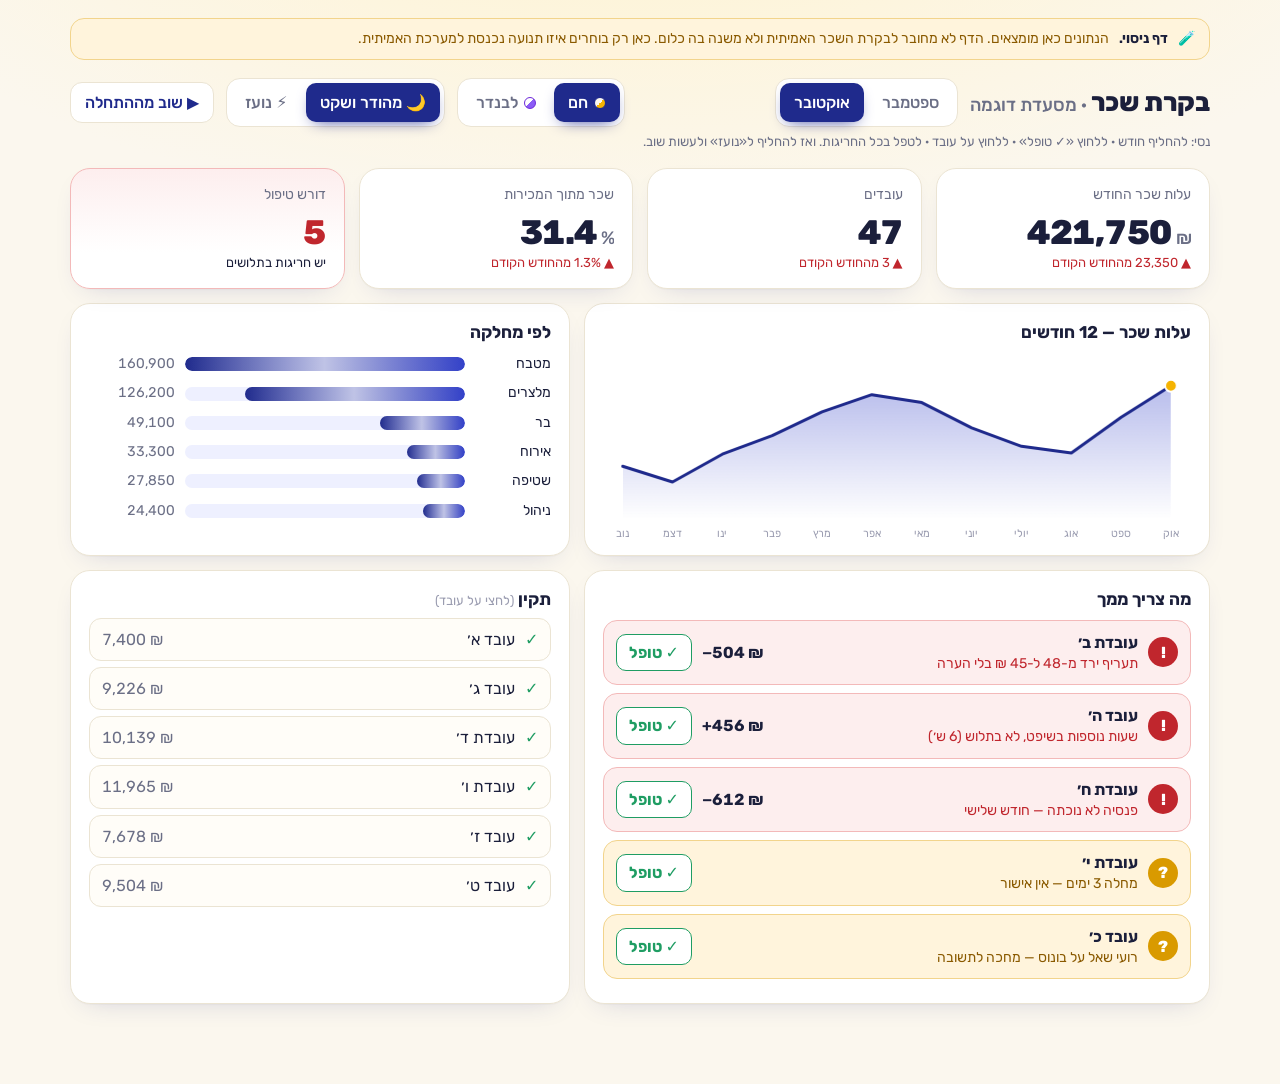
<file: pay-lab.html>
<!DOCTYPE html>
<html lang="he" dir="rtl" data-mode="quiet" data-theme="warm">
<head>
<meta charset="utf-8">
<meta name="viewport" content="width=device-width, initial-scale=1">
<meta name="robots" content="noindex">
<title>בקרת שכר — ניסוי אנימציות</title>
<link rel="preconnect" href="https://fonts.googleapis.com">
<link rel="preconnect" href="https://fonts.gstatic.com" crossorigin>
<link href="https://fonts.googleapis.com/css2?family=Rubik:wght@400;500;700;800&display=swap" rel="stylesheet">
<style>
/* שני מראות בהירים לבחירה: «חם» (כמו בסרטון: שמנת, כחול כהה וזהב) ו«לבנדר» (לבן עם הסגול של בקרת השכר) */
:root,[data-theme="warm"]{
  --bg:#fbf7ee; --bg-glow:#fff3cf; --card:#ffffff; --card-2:#fffdf8; --line:#ebe4d3; --line-2:#ddd3bc;
  --ink:#1b1f3b; --muted:#6b6f86; --faint:#9a9cb0;
  --acc:#1f2a8c; --acc-2:#3442c9; --acc-soft:#eef0ff; --acc-ink:#1f2a8c;
  --hi:#f5b301; --hi-2:#ffd65a; --line-c:#38c6b0;
  --good:#1f9d63; --good-bg:#e7f6ee; --good-line:#9fdcbd;
  --warn:#8a5a00; --warn-bg:#fff4dc; --warn-line:#f2d48c;
  --crit:#c0262d; --crit-bg:#fdeeee; --crit-line:#f3b9b9; --crit-soft:#fecaca;
  --chart:#1f2a8c; --chart-2:#3442c9; --dot:#f5b301;
  --shadow:0 1px 0 rgba(0,0,0,.02),0 10px 28px -16px rgba(31,42,140,.25);
  --on-acc:#fff;
}
[data-theme="lav"]{
  --bg:#f7f5fd; --bg-glow:#ece5ff; --card:#ffffff; --card-2:#fcfbff; --line:#e7e1f5; --line-2:#d6cdef;
  --ink:#221a3d; --muted:#6f6886; --faint:#a19bb8;
  --acc:#6d28d9; --acc-2:#8b5cf6; --acc-soft:#f1ebff; --acc-ink:#5b21b6;
  --hi:#8b5cf6; --hi-2:#c4b5fd; --line-c:#34c3a7;
  --good:#15803d; --good-bg:#e9f7ee; --good-line:#a7dfbd;
  --warn:#8a5a00; --warn-bg:#fff4dc; --warn-line:#f2d48c;
  --crit:#b91c1c; --crit-bg:#fdecec; --crit-line:#f5b5b5; --crit-soft:#fecaca;
  --chart:#7c3aed; --chart-2:#a78bfa; --dot:#e11d48;
  --shadow:0 1px 0 rgba(0,0,0,.02),0 10px 28px -16px rgba(109,40,217,.28);
  --on-acc:#fff;
}
:root{--ease:cubic-bezier(.2,.8,.2,1); --spring:cubic-bezier(.2,1.3,.35,1)}
*{box-sizing:border-box}
html,body{margin:0}
body{font-family:Rubik,system-ui,sans-serif;color:var(--ink);min-height:100vh;line-height:1.45;transition:background .4s;
  background:radial-gradient(1200px 520px at 50% -140px,var(--bg-glow) 0,transparent 70%),var(--bg) fixed}
button{font:inherit;color:inherit;cursor:pointer}
.wrap{max-width:1180px;margin:0 auto;padding:18px 20px 80px}
.lab{display:flex;gap:10px;align-items:center;flex-wrap:wrap;background:var(--warn-bg);border:1px solid var(--warn-line);color:var(--warn);border-radius:14px;padding:10px 14px;font-size:14px}
.lab b{color:var(--ink)}
.top{display:flex;align-items:center;gap:12px;flex-wrap:wrap;margin:18px 0 6px}
h1{margin:0;font-size:26px;font-weight:800}
h1 span{color:var(--muted);font-weight:500;font-size:18px}
.seg{display:inline-flex;gap:4px;padding:4px;border-radius:14px;background:var(--card);border:1px solid var(--line)}
.seg button{border:none;background:transparent;padding:8px 14px;border-radius:10px;font-weight:500;color:var(--muted);transition:.25s var(--ease)}
.seg button.on{background:var(--acc);color:var(--on-acc);box-shadow:0 6px 16px -8px var(--acc)}
.modeSeg button.on[data-m="bold"]{background:linear-gradient(135deg,var(--hi),var(--acc-2));color:#fff}
.themeSeg button[data-t="warm"]::before{content:"";display:inline-block;width:10px;height:10px;border-radius:50%;background:linear-gradient(135deg,#fbf7ee 50%,#f5b301 50%);border:1px solid #1f2a8c;margin-left:6px;vertical-align:-1px}
.themeSeg button[data-t="lav"]::before{content:"";display:inline-block;width:10px;height:10px;border-radius:50%;background:linear-gradient(135deg,#fff 50%,#8b5cf6 50%);border:1px solid #6d28d9;margin-left:6px;vertical-align:-1px}
.sp{margin-inline-start:auto}
.btn{border:1px solid var(--line);background:var(--card);border-radius:12px;padding:8px 14px;font-weight:500;color:var(--acc-ink);transition:transform .15s var(--ease),background .2s}
.btn:hover{background:var(--acc-soft)}
.btn:active{transform:scale(.96)}
.glass{background:var(--card);border:1px solid var(--line);border-radius:20px;box-shadow:var(--shadow)}
.explain{font-size:13px;color:var(--muted);margin:4px 0 0}
.kpis{display:grid;grid-template-columns:repeat(4,1fr);gap:14px;margin-top:16px}
.tile{padding:16px 18px;position:relative;overflow:hidden}
.tile .l{color:var(--muted);font-size:14px}
.tile .v{font-size:34px;font-weight:800;letter-spacing:-.5px;margin-top:2px;font-variant-numeric:tabular-nums;direction:ltr;text-align:right;display:flex;justify-content:flex-end;align-items:baseline;gap:4px;height:44px;overflow:hidden}
.tile .v small{font-size:18px;color:var(--muted);font-weight:500}
.tile .d{font-size:13px;margin-top:2px;min-height:18px}
.tile .d.up{color:var(--crit)} .tile .d.dn{color:var(--good)}
.tile.todo{border-color:var(--crit-line);background:linear-gradient(180deg,var(--crit-bg),var(--card) 70%)}
.tile.todo .v{color:var(--crit)}
.tile.todo.clean{border-color:var(--good-line);background:linear-gradient(180deg,var(--good-bg),var(--card) 70%)}
.tile.todo.clean .v{color:var(--good)}
.roll{display:inline-flex;direction:ltr}
.dg{display:inline-block;height:44px;overflow:hidden;position:relative;width:.62em}
.dg i{display:flex;flex-direction:column;font-style:normal;transition:transform .9s var(--spring)}
.dg i b{height:44px;line-height:44px;font-weight:800;text-align:center}
.sep{width:.3em;text-align:center}
.mid{display:grid;grid-template-columns:1.25fr 1fr;gap:14px;margin-top:14px}
.panel{padding:16px 18px}
.panel h2{margin:0 0 4px;font-size:17px;font-weight:700}
.trend svg{width:100%;height:190px;display:block;overflow:visible}
.trend .ax{fill:var(--faint);font-size:11px}
.dept .r{display:grid;grid-template-columns:76px 1fr 86px;gap:10px;align-items:center;margin:9px 0;font-size:14px}
.dept .track{height:14px;border-radius:8px;background:var(--acc-soft);overflow:hidden;position:relative}
.dept .fill{height:100%;width:0;border-radius:8px;background:linear-gradient(90deg,var(--chart),var(--chart-2));position:relative;overflow:hidden}
.dept .n{direction:ltr;text-align:right;font-variant-numeric:tabular-nums;color:var(--muted)}
.dept .fill::after{content:"";position:absolute;inset:0;transform:translateX(-120%);background:linear-gradient(90deg,transparent,rgba(255,255,255,.7),transparent)}
html[data-mode="bold"] .dept .fill.shine::after{animation:shine 1.1s .2s var(--ease)}
@keyframes shine{to{transform:translateX(120%)}}
.lists{display:grid;grid-template-columns:1.25fr 1fr;gap:14px;margin-top:14px}
.todoList{position:relative}
.item{display:flex;gap:10px;align-items:center;padding:10px 12px;border-radius:14px;margin:8px 0;background:var(--crit-bg);border:1px solid var(--crit-line);overflow:hidden;cursor:pointer;transform-origin:center}
.item.wait{background:var(--warn-bg);border-color:var(--warn-line)}
.item .ic{width:30px;height:30px;border-radius:50%;display:grid;place-items:center;background:var(--crit);color:#fff;flex:none;font-weight:800}
.item.wait .ic{background:#d99a00}
.item .tx{flex:1;min-width:0}
.item .nm{font-weight:700}
.item .wh{font-size:14px;color:var(--crit)}
.item.wait .wh{color:var(--warn)}
.item .am{direction:ltr;font-weight:700;white-space:nowrap;font-variant-numeric:tabular-nums}
.item .ok{border:1px solid var(--good);background:#fff;color:var(--good);border-radius:10px;padding:6px 12px;font-weight:700;white-space:nowrap}
.item .ok:hover{background:var(--good-bg)}
.item.done{background:var(--good-bg)!important;border-color:var(--good-line)!important}
.item.done .ic{background:var(--good)}
.item.done .wh{color:var(--good)}
.empty{text-align:center;padding:26px 10px;color:var(--good);font-weight:500}
.row{display:flex;gap:10px;align-items:center;padding:9px 12px;border-radius:12px;margin:6px 0;background:var(--card-2);border:1px solid var(--line);cursor:pointer;transition:background .2s}
.row:hover{background:var(--acc-soft)}
.row .nm{flex:1}
.row .am{direction:ltr;color:var(--muted);font-variant-numeric:tabular-nums}
.chk{color:var(--good);font-weight:800}
.scrim{position:fixed;inset:0;background:rgba(40,36,60,.28);opacity:0;pointer-events:none;transition:opacity .3s;z-index:20}
html[data-mode="bold"] .scrim{backdrop-filter:blur(5px)}
.scrim.on{opacity:1;pointer-events:auto}
.card{position:fixed;z-index:21;width:min(520px,92vw);left:50%;top:50%;transform:translate(-50%,-50%);padding:20px 22px;
  background:var(--card);border:1px solid var(--line);border-radius:22px;box-shadow:0 30px 70px -20px rgba(30,25,60,.45);display:none}
.card h3{margin:0;font-size:22px}
.card .grid{display:grid;grid-template-columns:repeat(3,1fr);gap:10px;margin:14px 0}
.card .grid div{background:var(--acc-soft);border-radius:12px;padding:10px}
.card .grid span{display:block;font-size:12px;color:var(--muted)}
.card .grid b{font-size:19px;direction:ltr;display:block;text-align:right}
.hist{display:flex;align-items:flex-end;gap:8px;height:110px;padding-top:10px}
.hist div{flex:1;text-align:center;font-size:11px;color:var(--faint);display:flex;flex-direction:column;justify-content:flex-end;height:100%}
.hist i{display:block;border-radius:6px 6px 3px 3px;background:linear-gradient(180deg,var(--chart-2),var(--chart));height:0;transition:height .6s var(--spring)}
.hist div.cur i{background:linear-gradient(180deg,#f87171,var(--crit))}
.card .x{position:absolute;top:12px;left:14px;border:none;background:var(--acc-soft);width:32px;height:32px;border-radius:50%}
.celebrate{position:fixed;inset:0;display:grid;place-items:center;pointer-events:none;z-index:30}
.celebrate .box{text-align:center;opacity:0;padding:34px 56px;border-radius:32px;background:var(--card);border:1px solid var(--good-line);box-shadow:0 30px 80px -20px rgba(21,128,61,.35)}
.celebrate svg{width:120px;height:120px}
.celebrate .t{font-size:30px;font-weight:800;margin-top:6px;color:var(--good)}
.celebrate .s{color:var(--muted)}
canvas#fx{position:fixed;inset:0;pointer-events:none;z-index:29}
.fly{position:fixed;z-index:25;pointer-events:none;font-weight:800;color:var(--good);font-size:24px}
@media (max-width:860px){.kpis{grid-template-columns:1fr 1fr}.mid,.lists{grid-template-columns:1fr}.tile .v{font-size:28px}}
@media (max-width:520px){.tile{padding:12px}.tile .v{font-size:22px}.tile .v small{font-size:14px}.item{flex-wrap:wrap}}
@media (prefers-reduced-motion:reduce){*{animation:none!important;transition:none!important}}
</style>
</head>
<body>
<div class="wrap">
  <div class="lab">🧪 <b>דף ניסוי.</b> הנתונים כאן מומצאים. הדף לא מחובר לבקרת השכר האמיתית ולא משנה בה כלום. כאן רק בוחרים איזו תנועה נכנסת למערכת האמיתית.</div>

  <div class="top">
    <h1>בקרת שכר <span>· מסעדת דוגמה</span></h1>
    <div class="seg" id="monthSeg"><button data-k="2026-09">ספטמבר</button><button data-k="2026-10" class="on">אוקטובר</button></div>
    <div class="sp"></div>
    <div class="seg themeSeg" id="themeSeg"><button data-t="warm" class="on">חם</button><button data-t="lav">לבנדר</button></div>
    <div class="seg modeSeg" id="modeSeg"><button data-m="quiet" class="on">🌙 מהודר ושקט</button><button data-m="bold">⚡ נועז</button></div>
    <button class="btn" id="replay">▶ שוב מההתחלה</button>
  </div>
  <p class="explain" id="hint">נסי: להחליף חודש · ללחוץ «✓ טופל» · ללחוץ על עובד · לטפל בכל החריגות. ואז להחליף ל«נועז» ולעשות שוב.</p>

  <div class="kpis">
    <div class="tile glass"><div class="l">עלות שכר החודש</div><div class="v" id="kCost"></div><div class="d" id="kCostD"></div></div>
    <div class="tile glass"><div class="l">עובדים</div><div class="v" id="kEmp"></div><div class="d" id="kEmpD"></div></div>
    <div class="tile glass"><div class="l">שכר מתוך המכירות</div><div class="v" id="kPct"></div><div class="d" id="kPctD"></div></div>
    <div class="tile glass todo" id="kTodoT"><div class="l">דורש טיפול</div><div class="v" id="kTodo"></div><div class="d" id="kTodoD"></div></div>
  </div>

  <div class="mid">
    <div class="panel glass trend"><h2>עלות שכר — 12 חודשים</h2><svg id="trend" viewBox="0 0 600 190" preserveAspectRatio="none"></svg></div>
    <div class="panel glass dept"><h2>לפי מחלקה</h2><div id="dept"></div></div>
  </div>

  <div class="lists">
    <div class="panel glass todoList"><h2>מה צריך ממך</h2><div id="todo"></div></div>
    <div class="panel glass"><h2>תקין <span style="color:var(--faint);font-weight:400;font-size:13px">(לחצי על עובד)</span></h2><div id="okList"></div></div>
  </div>
</div>

<div class="scrim" id="scrim"></div>
<div class="card" id="card"><button class="x" id="cardX">×</button><div id="cardBody"></div></div>
<canvas id="fx"></canvas>
<div class="celebrate"><div class="box" id="cele">
  <svg viewBox="0 0 130 130"><circle cx="65" cy="65" r="56" fill="none" stroke="var(--good)" stroke-width="6" stroke-linecap="round" id="ceC"/>
  <path d="M40 67 l17 17 l34 -36" fill="none" stroke="var(--good)" stroke-width="9" stroke-linecap="round" stroke-linejoin="round" id="ceP"/></svg>
  <div class="t">החודש נקי</div><div class="s">כל החריגות טופלו</div></div></div>

<script>
'use strict';
/* ---------- נתוני דמה (מומצאים) ---------- */
const NAMES=['עובד א׳','עובדת ב׳','עובד ג׳','עובדת ד׳','עובד ה׳','עובדת ו׳','עובד ז׳','עובדת ח׳','עובד ט׳','עובדת י׳','עובד כ׳','עובדת ל׳'];
const DATA={
 '2026-09':{label:'ספטמבר',cost:398400,emp:44,pct:30.1,trend:[352,361,349,370,384,402,415,409,390,376,371,398],
  depts:[['מטבח',151200],['מלצרים',118300],['בר',46900],['אירוח',30800],['שטיפה',27400],['ניהול',23800]],
  todo:[{n:0,w:'שעות נוספות בשיפט, לא בתלוש (5 ש׳)',a:380,l:'bad'},{n:3,w:'נסיעות שולמו פעמיים',a:-310,l:'bad'},{n:6,w:'חסר טופס 101',a:0,l:'wait'}]},
 '2026-10':{label:'אוקטובר',cost:421750,emp:47,pct:31.4,trend:[361,349,370,384,402,415,409,390,376,371,398,421.75],
  depts:[['מטבח',160900],['מלצרים',126200],['בר',49100],['אירוח',33300],['שטיפה',27850],['ניהול',24400]],
  todo:[{n:1,w:'תעריף ירד מ-48 ל-45 ₪ בלי הערה',a:-504,l:'bad'},{n:4,w:'שעות נוספות בשיפט, לא בתלוש (6 ש׳)',a:456,l:'bad'},{n:7,w:'פנסיה לא נוכתה — חודש שלישי',a:-612,l:'bad'},{n:9,w:'מחלה 3 ימים — אין אישור',a:0,l:'wait'},{n:10,w:'רועי שאל על בונוס — מחכה לתשובה',a:0,l:'wait'}]}
};
const MONTHS_HE=['נוב','דצמ','ינו','פבר','מרץ','אפר','מאי','יוני','יולי','אוג','ספט','אוק'];
let month='2026-10', mode='quiet', todo=[], handled=0, prev=null;
const css=v=>getComputedStyle(document.documentElement).getPropertyValue(v).trim();
const $=s=>document.querySelector(s), $$=s=>[...document.querySelectorAll(s)];
const nf=new Intl.NumberFormat('he-IL',{maximumFractionDigits:0});
const fmt=n=>nf.format(Math.round(n));
const reduce=matchMedia('(prefers-reduced-motion: reduce)').matches;
const bold=()=>mode==='bold';
const wait=ms=>new Promise(r=>setTimeout(r,reduce?0:ms));

/* ---------- מספרים חיים ---------- */
const numState=new WeakMap();
function setNum(el,val,{dec=0,suf='',dur,plain=false}={}){
  const old=numState.get(el)??0;numState.set(el,val);
  const str=v=>dec?v.toFixed(dec):fmt(v);
  if(bold()&&!reduce&&!plain){ /* גלגלת ספרות */
    const s=str(val);let roll=el.querySelector('.roll');
    if(!roll||roll.dataset.len!=s.length){el.innerHTML=`<span class="roll" data-len="${s.length}">${[...s].map(ch=>/\d/.test(ch)?`<span class="dg"><i>${'0123456789'.split('').map(d=>`<b>${d}</b>`).join('')}</i></span>`:`<span class="sep">${ch}</span>`).join('')}</span>${suf?`<small>${suf}</small>`:''}`;roll=el.querySelector('.roll');roll.offsetWidth}
    const dgs=[...roll.querySelectorAll('.dg i')];let k=0;
    [...s].forEach(ch=>{if(/\d/.test(ch)){const i=dgs[k++];i.style.transitionDelay=(k*45)+'ms';i.style.transform=`translateY(-${+ch*44}px)`}});
    return;
  }
  const t0=performance.now(),D=reduce?0:(dur??900);
  const step=now=>{const k=D?Math.min(1,(now-t0)/D):1,e=1-Math.pow(1-k,4);el.innerHTML=`${str(old+(val-old)*e)}${suf?`<small>${suf}</small>`:''}`;if(k<1)requestAnimationFrame(step)};
  requestAnimationFrame(step);
}
function delta(el,cur,prv,{pct=false}={}){
  if(prv==null){el.textContent='';el.className='d';return}
  const d=cur-prv;if(Math.abs(d)<.05){el.textContent='כמו בחודש הקודם';el.className='d';return}
  el.className='d '+(d>0?'up':'dn');el.textContent=`${d>0?'▲':'▼'} ${pct?Math.abs(d).toFixed(1)+'%':fmt(Math.abs(d))} מהחודש הקודם`;
  if(!reduce)el.animate([{opacity:0,transform:'translateY(6px)'},{opacity:1,transform:'none'}],{duration:400,delay:500,fill:'backwards',easing:'ease-out'});
}

/* ---------- גרף 12 חודשים ---------- */
let trendPts=null;
function drawTrend(vals,animateIn){
  const svg=$('#trend'),W=600,H=170,min=Math.min(...vals)*.92,max=Math.max(...vals)*1.03;
  const pts=vals.map((v,i)=>[20+i*(W-40)/11,H-(v-min)/(max-min)*(H-20)]);
  const from=trendPts&&!animateIn?trendPts:pts.map(([x])=>[x,H]);
  trendPts=pts;
  svg.innerHTML=`<defs><linearGradient id="ga" x1="0" y1="0" x2="0" y2="1"><stop offset="0" stop-color="${css('--chart-2')}" stop-opacity=".35"/><stop offset="1" stop-color="${css('--chart-2')}" stop-opacity="0"/></linearGradient>
    <filter id="gl"><feGaussianBlur stdDeviation="4" result="b"/><feMerge><feMergeNode in="b"/><feMergeNode in="SourceGraphic"/></feMerge></filter></defs>
    <path id="tA" fill="url(#ga)"/><path id="tL" fill="none" stroke="${css('--chart')}" stroke-width="3" stroke-linecap="round" stroke-linejoin="round" ${bold()?'filter="url(#gl)"':''}/>
    <circle id="tD" r="6" fill="${css('--dot')}" stroke="#fff" stroke-width="2"/>
    ${MONTHS_HE.map((m,i)=>`<text class="ax" x="${pts[i][0]}" y="188" text-anchor="middle">${m}</text>`).join('')}`;
  const L=$('#tL'),A=$('#tA'),Dt=$('#tD');
  const path=p=>p.map((q,i)=>(i?'L':'M')+q[0].toFixed(1)+' '+q[1].toFixed(1)).join(' ');
  const apply=p=>{L.setAttribute('d',path(p));A.setAttribute('d',path(p)+` L${p[11][0]} ${H} L${p[0][0]} ${H} Z`);Dt.setAttribute('cx',p[11][0]);Dt.setAttribute('cy',p[11][1])};
  if(animateIn&&!reduce){ /* הקו מצטייר משמאל לימין */
    apply(pts);const len=L.getTotalLength();L.style.strokeDasharray=len;L.style.strokeDashoffset=len;
    A.style.opacity=0;Dt.style.opacity=0;
    L.animate([{strokeDashoffset:len},{strokeDashoffset:0}],{duration:bold()?1600:1100,easing:'cubic-bezier(.4,0,.2,1)',fill:'forwards'});
    A.animate([{opacity:0},{opacity:1}],{duration:600,delay:bold()?1200:800,fill:'forwards'});
    if(bold()){ /* נקודה זוהרת שרצה על הקו */
      const t0=performance.now();const run=now=>{const k=Math.min(1,(now-t0)/1600),e=k<.5?2*k*k:1-Math.pow(-2*k+2,2)/2;const P=L.getPointAtLength(len*e);Dt.setAttribute('cx',P.x);Dt.setAttribute('cy',P.y);Dt.style.opacity=1;if(k<1)requestAnimationFrame(run)};requestAnimationFrame(run);
    }else Dt.animate([{opacity:0,transform:'scale(0)'},{opacity:1,transform:'scale(1)'}],{duration:400,delay:1000,fill:'forwards',easing:'cubic-bezier(.2,1.4,.4,1)'}),Dt.style.transformOrigin=`${pts[11][0]}px ${pts[11][1]}px`;
    return;
  }
  /* החלפת חודש — הקו זורם לצורה החדשה */
  const t0=performance.now(),D=reduce?0:(bold()?900:600);
  const step=now=>{const k=D?Math.min(1,(now-t0)/D):1,e=bold()?1-Math.pow(1-k,3)*(1-k*1.6*(1-k)):1-Math.pow(1-k,3);
    apply(from.map((q,i)=>[q[0],q[1]+(pts[i][1]-q[1])*e]));if(k<1)requestAnimationFrame(step)};
  requestAnimationFrame(step);
}

/* ---------- מחלקות ---------- */
function drawDepts(depts,first){
  const max=Math.max(...depts.map(d=>d[1]));const box=$('#dept');
  if(first||!box.children.length)box.innerHTML=depts.map(d=>`<div class="r"><span>${d[0]}</span><div class="track"><div class="fill"></div></div><span class="n"></span></div>`).join('');
  [...box.children].forEach((r,i)=>{
    const f=r.querySelector('.fill'),n=r.querySelector('.n'),w=depts[i][1]/max*100;
    f.style.transition=`width ${bold()?900:700}ms ${bold()?'var(--spring)':'var(--ease)'} ${first?i*(bold()?90:60):0}ms`;
    requestAnimationFrame(()=>{f.style.width=w+'%'});
    if(bold()){f.classList.remove('shine');void f.offsetWidth;f.classList.add('shine')}
    setNum(n,depts[i][1],{dur:700,plain:true});
  });
}

/* ---------- רשימת «מה צריך ממך» ---------- */
function itemHtml(t,i){return `<div class="item ${t.l}" data-i="${i}" data-n="${t.n}">
  <div class="ic">${t.l==='bad'?'!':'?'}</div><div class="tx"><div class="nm">${NAMES[t.n]}</div><div class="wh">${t.w}</div></div>
  ${t.a?`<div class="am">${t.a>0?'+':'−'}${fmt(Math.abs(t.a))} ₪</div>`:''}<button class="ok">✓ טופל</button></div>`}
async function renderTodo(first){
  const box=$('#todo');
  const old=[...box.querySelectorAll('.item')];
  if(old.length&&!reduce){ /* היציאה של החודש הקודם */
    await Promise.all(old.map((el,i)=>el.animate([{opacity:1,transform:'none'},{opacity:0,transform:bold()?'translateX(-40px) scale(.96)':'translateY(-6px)'}],{duration:220,delay:i*30,easing:'ease-in',fill:'forwards'}).finished));
  }
  box.innerHTML=todo.length?todo.map(itemHtml).join(''):`<div class="empty">אין מה לטפל ✓</div>`;
  const items=[...box.querySelectorAll('.item')];
  items.forEach((el,i)=>{
    if(reduce)return;
    if(bold()){
      el.animate([{opacity:0,transform:'translateX(-60px) scale(.9)'},{opacity:1,transform:'translateX(6px) scale(1.01)',offset:.7},{opacity:1,transform:'none'}],{duration:620,delay:(first?900:150)+i*90,easing:'cubic-bezier(.2,.9,.3,1)',fill:'backwards'});
      if(el.classList.contains('bad'))el.animate([{boxShadow:'0 0 0 0 rgba(251,113,133,0)'},{boxShadow:'0 0 0 6px rgba(251,113,133,.35)'},{boxShadow:'0 0 0 0 rgba(251,113,133,0)'}],{duration:900,delay:(first?1500:700)+i*90,iterations:2});
    }else{
      el.animate([{opacity:0,transform:'translateY(8px)'},{opacity:1,transform:'none'}],{duration:420,delay:(first?700:100)+i*55,easing:'cubic-bezier(.2,.8,.2,1)',fill:'backwards'});
    }
  });
  items.forEach(el=>{
    el.querySelector('.ok').onclick=e=>{e.stopPropagation();resolve(el)};
    el.onclick=()=>openCard(el,+el.dataset.n,true);
  });
}
async function resolve(el){
  if(el.classList.contains('done'))return;
  el.classList.add('done');el.querySelector('.ic').textContent='✓';el.querySelector('.ok').textContent='טופל';
  const remaining=$$('#todo .item:not(.done)').length;
  if(bold()&&!reduce){
    /* «✓» עף אל מונה «דורש טיפול» */
    const r=el.querySelector('.ic').getBoundingClientRect(),tgt=$('#kTodo').getBoundingClientRect();
    const f=document.createElement('div');f.className='fly';f.textContent='✓';document.body.appendChild(f);
    f.animate([{transform:`translate(${r.left}px,${r.top}px) scale(1)`},{transform:`translate(${(r.left+tgt.left)/2}px,${Math.min(r.top,tgt.top)-60}px) scale(1.8)`,offset:.5},{transform:`translate(${tgt.left+20}px,${tgt.top}px) scale(.6)`,opacity:.2}],{duration:700,easing:'cubic-bezier(.5,0,.3,1)'}).onfinish=()=>{f.remove();burst(tgt.left+30,tgt.top+20,18,[css('--good'),css('--acc-2'),css('--hi')]);bump($('#kTodoT'))};
    await wait(250);
    await el.animate([{transform:'none',opacity:1},{transform:'translateX(-30px) scale(.97)',opacity:0}],{duration:320,easing:'ease-in',fill:'forwards'}).finished;
  }else{
    await wait(450);
    if(!reduce)await el.animate([{opacity:1},{opacity:0}],{duration:200,fill:'forwards'}).finished;
  }
  /* השורה מתקפלת והשאר עולות למעלה בעדינות */
  const h=el.offsetHeight;
  if(!reduce)await el.animate([{height:h+'px',marginTop:'8px',marginBottom:'8px',paddingTop:'10px',paddingBottom:'10px'},{height:'0px',marginTop:'0px',marginBottom:'0px',paddingTop:'0px',paddingBottom:'0px'}],{duration:bold()?280:320,easing:'cubic-bezier(.4,0,.2,1)',fill:'forwards'}).finished;
  el.remove();
  setTodoCount(remaining,true);
  if(!remaining){await wait(300);celebrate()}
}
function setTodoCount(n,anim){
  setNum($('#kTodo'),n,{dur:500});
  $('#kTodoT').classList.toggle('clean',n===0);
  $('#kTodoD').textContent=n?`${todo.filter(t=>t.l==='bad').length?'יש חריגות בתלושים':'רק לבדוק'}`:'הכול טופל ✓';
  if(anim&&!bold()&&!reduce)$('#kTodoT').animate([{transform:'scale(1)'},{transform:'scale(1.03)'},{transform:'scale(1)'}],{duration:350,easing:'ease-out'});
  if(!n&&!$('#todo .item'))$('#todo').innerHTML=`<div class="empty">אין מה לטפל ✓</div>`;
}
function bump(el){el.animate([{transform:'scale(1)'},{transform:'scale(1.08)'},{transform:'scale(.98)'},{transform:'scale(1)'}],{duration:500,easing:'ease-out'})}

/* ---------- עובדים תקינים + כרטיס עובד ---------- */
function renderOk(){
  const used=new Set(todo.map(t=>t.n));const list=NAMES.map((n,i)=>i).filter(i=>!used.has(i)).slice(0,6);
  $('#okList').innerHTML=list.map(i=>`<div class="row" data-n="${i}"><span class="chk">✓</span><span class="nm">${NAMES[i]}</span><span class="am">${fmt(7400+i*913%5200)} ₪</span></div>`).join('');
  $$('#okList .row').forEach((r,i)=>{r.onclick=()=>openCard(r,+r.dataset.n,false);
    if(!reduce)r.animate([{opacity:0},{opacity:1}],{duration:400,delay:200+i*40,fill:'backwards'})});
}
let cardFrom=null;
function openCard(from,n,isTodo){
  const t=todo.find(x=>x.n===n);
  const base=7400+n*913%5200;const hist=[.92,.97,1.01,.95,1.03,isTodo?.86:1].map(k=>Math.round(base*k));
  $('#cardBody').innerHTML=`<h3>${NAMES[n]}</h3><div style="color:var(--muted);font-size:14px">${t?`<span style="color:var(--crit)">${t.w}</span>`:'תקין החודש'}</div>
   <div class="grid"><div><span>תעריף לשעה</span><b>${45+n%6} ₪</b></div><div><span>שעות החודש</span><b>${150+n*7%40}</b></div><div><span>ברוטו</span><b>${fmt(hist[5])} ₪</b></div></div>
   <div style="font-size:13px;color:var(--muted)">ברוטו ב-6 החודשים האחרונים</div>
   <div class="hist">${hist.map((v,i)=>`<div class="${i===5&&isTodo?'cur':''}"><i data-h="${(v-Math.min(...hist)*.8)/(Math.max(...hist)-Math.min(...hist)*.8)*100}"></i>${['מאי','יוני','יולי','אוג','ספט','אוק'][i]}</div>`).join('')}</div>`;
  const card=$('#card');card.style.display='block';$('#scrim').classList.add('on');cardFrom=from;
  const fr=from.getBoundingClientRect(),cr=card.getBoundingClientRect();
  const dx=fr.left+fr.width/2-(cr.left+cr.width/2),dy=fr.top+fr.height/2-(cr.top+cr.height/2);
  const sx=fr.width/cr.width,sy=fr.height/cr.height;
  if(!reduce){
    if(bold())card.animate([{transform:`translate(calc(-50% + ${dx}px),calc(-50% + ${dy}px)) scale(${sx},${sy}) rotateX(40deg)`,opacity:.3},{transform:'translate(-50%,-50%) scale(1.03) rotateX(-4deg)',opacity:1,offset:.7},{transform:'translate(-50%,-50%)',opacity:1}],{duration:560,easing:'cubic-bezier(.2,.9,.3,1)'});
    else card.animate([{transform:`translate(calc(-50% + ${dx}px),calc(-50% + ${dy}px)) scale(${sx},${sy})`,opacity:.4,borderRadius:'14px'},{transform:'translate(-50%,-50%)',opacity:1}],{duration:340,easing:'cubic-bezier(.2,.8,.2,1)'});
  }
  setTimeout(()=>$$('#card .hist i').forEach((b,i)=>{b.style.transitionDelay=(i*60)+'ms';b.style.height=b.dataset.h+'%'}),reduce?0:250);
}
async function closeCard(){
  const card=$('#card');if(card.style.display!=='block')return;$('#scrim').classList.remove('on');
  if(!reduce&&cardFrom){const fr=cardFrom.getBoundingClientRect(),cr=card.getBoundingClientRect();
    const dx=fr.left+fr.width/2-(cr.left+cr.width/2),dy=fr.top+fr.height/2-(cr.top+cr.height/2);
    await card.animate([{transform:'translate(-50%,-50%)',opacity:1},{transform:`translate(calc(-50% + ${dx}px),calc(-50% + ${dy}px)) scale(${fr.width/cr.width},${fr.height/cr.height})`,opacity:0}],{duration:bold()?320:260,easing:'cubic-bezier(.4,0,.6,1)'}).finished}
  card.style.display='none';
}
$('#scrim').onclick=closeCard;$('#cardX').onclick=closeCard;document.addEventListener('keydown',e=>{if(e.key==='Escape')closeCard()});

/* ---------- רגע «וואו»: החודש נקי ---------- */
const fx=$('#fx'),ctx=fx.getContext('2d');let parts=[],fxOn=false;
function sizeFx(){fx.width=innerWidth*devicePixelRatio;fx.height=innerHeight*devicePixelRatio;ctx.setTransform(devicePixelRatio,0,0,devicePixelRatio,0,0)}
addEventListener('resize',sizeFx);sizeFx();
function burst(x,y,n,colors,{spread=1,up=1,conf=false}={}){
  for(let i=0;i<n;i++){const a=Math.random()*Math.PI*2,s=(2+Math.random()*5)*spread;
    parts.push({x,y,vx:Math.cos(a)*s,vy:Math.sin(a)*s-3*up,g:.18,life:conf?140+Math.random()*60:50+Math.random()*20,age:0,c:colors[i%colors.length],w:conf?6+Math.random()*6:4,h:conf?10+Math.random()*8:4,r:Math.random()*6,vr:(Math.random()-.5)*.3,conf})}
  if(!fxOn){fxOn=true;requestAnimationFrame(tick)}
}
function tick(){
  ctx.clearRect(0,0,innerWidth,innerHeight);
  parts=parts.filter(p=>p.age<p.life);
  for(const p of parts){p.age++;p.vy+=p.g;p.vx*=.99;p.x+=p.vx;p.y+=p.vy;p.r+=p.vr;
    ctx.globalAlpha=Math.max(0,1-p.age/p.life);ctx.fillStyle=p.c;ctx.save();ctx.translate(p.x,p.y);ctx.rotate(p.r);
    if(p.conf)ctx.fillRect(-p.w/2,-p.h/2,p.w,p.h*Math.abs(Math.cos(p.age/8)));else{ctx.beginPath();ctx.arc(0,0,p.w,0,7);ctx.fill()}ctx.restore()}
  ctx.globalAlpha=1;
  if(parts.length)requestAnimationFrame(tick);else fxOn=false;
}
async function celebrate(){
  if(reduce){return}
  const box=$('#cele'),C=$('#ceC'),P=$('#ceP');const cl=C.getTotalLength(),pl=P.getTotalLength();
  C.style.strokeDasharray=cl;P.style.strokeDasharray=pl;
  if(bold()){
    const cols=[css('--acc'),css('--acc-2'),css('--hi'),'#f472b6','#34d399','#60a5fa'];
    burst(innerWidth*.2,innerHeight*.7,90,cols,{spread:2.2,up:3,conf:true});
    burst(innerWidth*.8,innerHeight*.7,90,cols,{spread:2.2,up:3,conf:true});
    setTimeout(()=>burst(innerWidth/2,innerHeight*.35,70,cols,{spread:2,up:1,conf:true}),350);
    box.animate([{opacity:0,transform:'scale(.4)'},{opacity:1,transform:'scale(1.12)',offset:.6},{opacity:1,transform:'scale(1)',offset:.75},{opacity:1,offset:.9},{opacity:0,transform:'scale(1.05)'}],{duration:2600,easing:'cubic-bezier(.2,.9,.3,1)'});
    bump($('#kTodoT'));
  }else{
    box.animate([{opacity:0,transform:'translateY(10px)'},{opacity:1,transform:'none',offset:.15},{opacity:1,offset:.85},{opacity:0}],{duration:2400,easing:'ease-out'});
    $('#kTodoT').animate([{boxShadow:'var(--shadow)'},{boxShadow:'0 0 0 2px rgba(52,211,153,.6),0 0 40px rgba(52,211,153,.35)'},{boxShadow:'var(--shadow)'}],{duration:1800});
  }
  C.animate([{strokeDashoffset:cl},{strokeDashoffset:0}],{duration:600,delay:150,fill:'both',easing:'ease-out'});
  P.animate([{strokeDashoffset:pl},{strokeDashoffset:0}],{duration:450,delay:650,fill:'both',easing:'ease-out'});
}

/* ---------- טעינה / החלפת חודש / החלפת רמה ---------- */
function load(first){
  const d=DATA[month],p=prev&&prev!==d?prev:null;
  todo=d.todo.map(x=>({...x}));
  setNum($('#kCost'),d.cost,{suf:'₪'});delta($('#kCostD'),d.cost,p&&p.cost);
  setNum($('#kEmp'),d.emp);delta($('#kEmpD'),d.emp,p&&p.emp);
  setNum($('#kPct'),d.pct,{dec:1,suf:'%'});delta($('#kPctD'),d.pct,p&&p.pct,{pct:true});
  setTodoCount(todo.length,false);
  drawTrend(d.trend,first);drawDepts(d.depts,first);renderTodo(first);renderOk();
  if(first&&!reduce){ /* המשטחים נכנסים */
    $$('.tile').forEach((t,i)=>t.animate(bold()?[{opacity:0,transform:'translateY(24px) scale(.94)'},{opacity:1,transform:'translateY(-3px) scale(1.01)',offset:.7},{opacity:1,transform:'none'}]:[{opacity:0,transform:'translateY(10px)'},{opacity:1,transform:'none'}],{duration:bold()?650:450,delay:i*70,easing:'cubic-bezier(.2,.8,.2,1)',fill:'backwards'}));
    $$('.panel').forEach((t,i)=>t.animate([{opacity:0},{opacity:1}],{duration:500,delay:250+i*80,fill:'backwards'}));
  }
  prev=d;
}
function restart(){
  closeCard();prev=month==='2026-10'?DATA['2026-09']:null;
  $$('.tile .v,#dept .n').forEach(el=>{numState.set(el,0);el.innerHTML=''});$('#dept').innerHTML='';$('#todo').innerHTML='';trendPts=null;
  load(true);
}
$$('#monthSeg button').forEach(b=>b.onclick=()=>{if(b.dataset.k===month)return;$$('#monthSeg button').forEach(x=>x.classList.toggle('on',x===b));month=b.dataset.k;load(false)});
$$('#modeSeg button').forEach(b=>b.onclick=()=>{if(b.dataset.m===mode)return;$$('#modeSeg button').forEach(x=>x.classList.toggle('on',x===b));mode=b.dataset.m;document.documentElement.dataset.mode=mode;restart()});
$('#replay').onclick=restart;
$$('#themeSeg button').forEach(b=>b.onclick=()=>{$$('#themeSeg button').forEach(x=>x.classList.toggle('on',x===b));document.documentElement.dataset.theme=b.dataset.t;drawTrend(DATA[month].trend,true)});
prev=DATA['2026-09'];load(true);
</script>
</body>
</html>
</file>
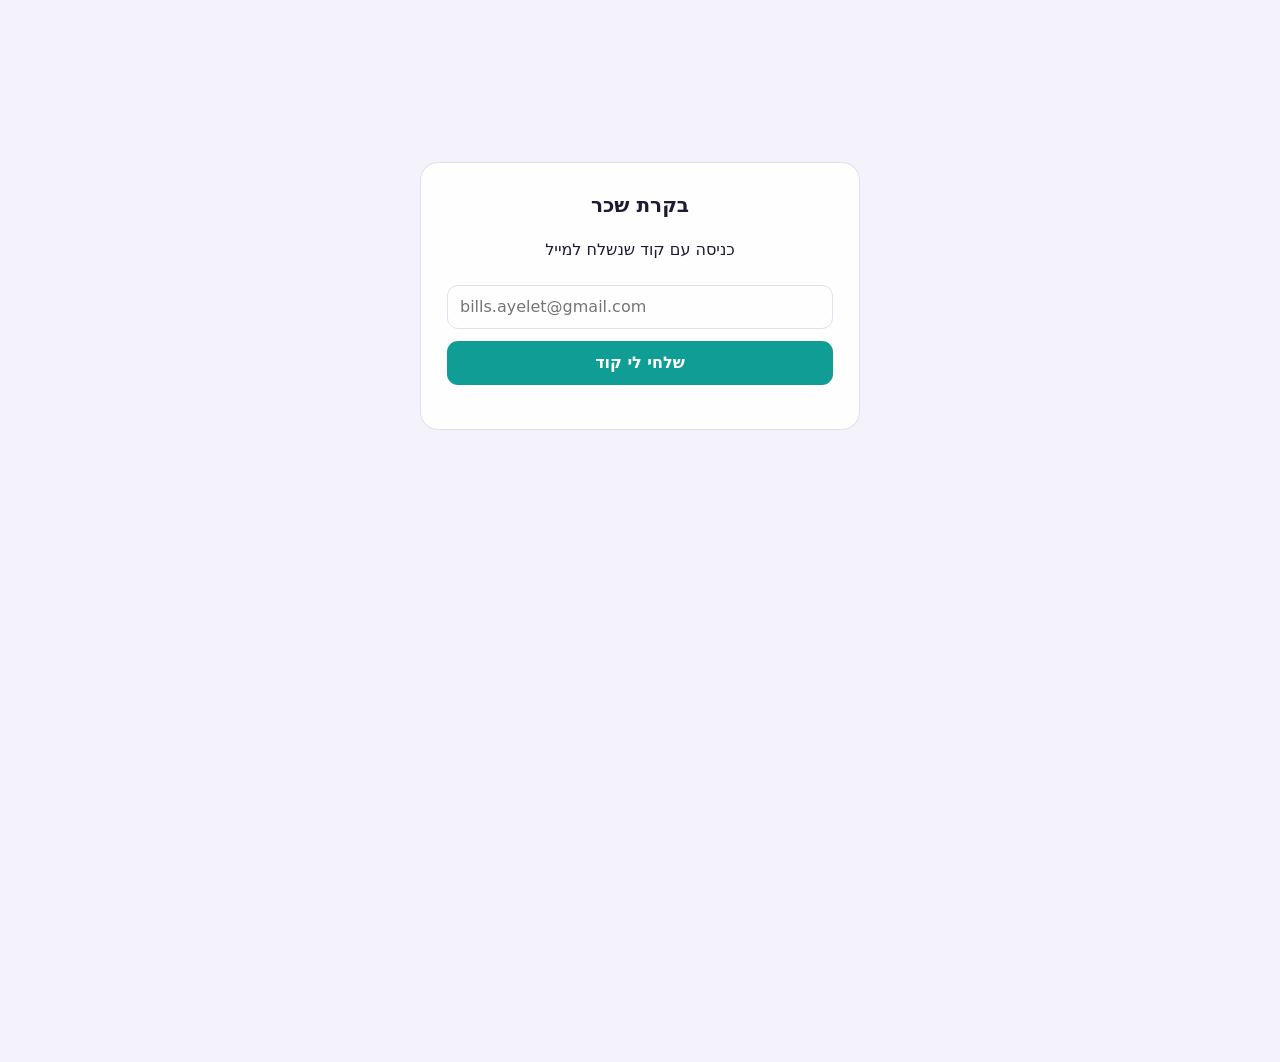
<file: pay.html>
<!doctype html>
<html lang="he" dir="rtl">
<head>
<meta charset="utf-8">
<meta name="viewport" content="width=device-width,initial-scale=1">
<meta name="robots" content="noindex,nofollow">
<title>בקרת שכר</title>
<link rel="icon" href="data:image/svg+xml,%3Csvg xmlns='http://www.w3.org/2000/svg' viewBox='0 0 64 64'%3E%3Crect width='64' height='64' rx='16' fill='%230f9d95'/%3E%3Ctext x='32' y='44' font-size='34' text-anchor='middle' fill='white' font-family='Arial'%3E%E2%82%AA%3C/text%3E%3C/svg%3E">
<style>
/* בקרת שכר בענן — 29.10.2026. העמוד רק טוען: את החודש שנבחר בדיוק כמו שהוא (pay_file), ומריץ אותו בתוך מסגרת.
   מה שהמערכת שומרת «בדפדפן» (הערות, סימונים, בדיקות) נשמר בענן (pay_kv) — לכן זה זמין מכל מחשב וטלפון, ועובר בין החודשים כמו קודם. */
:root{--bg:#f4f3fb;--bar:rgba(255,255,255,.88);--line:rgba(80,70,150,.16);--ink:#1d1a33;--ink2:#5b5776;--acc:#0f9d95;--ok:#1f9d6a;--warn:#c27a12;--bad:#d6455a}
@media (prefers-color-scheme: dark){:root:not([data-theme="light"]){--bg:#0f0d22;--bar:rgba(30,26,60,.9);--line:rgba(255,255,255,.12);--ink:#f1efff;--ink2:#c3bfe0;--acc:#4fd3c8;--ok:#4fd39b;--warn:#f0b452;--bad:#ff7688}}
:root[data-theme="dark"]{--bg:#0f0d22;--bar:rgba(30,26,60,.9);--line:rgba(255,255,255,.12);--ink:#f1efff;--ink2:#c3bfe0;--acc:#4fd3c8;--ok:#4fd39b;--warn:#f0b452;--bad:#ff7688}
*{box-sizing:border-box}
.hid{display:none!important}
html,body{margin:0;height:100%;background:var(--bg);color:var(--ink);font-family:"Heebo","Segoe UI",system-ui,sans-serif}
.bar{position:fixed;top:0;inset-inline:0;height:46px;display:flex;align-items:center;gap:10px;padding:0 14px;background:var(--bar);border-bottom:1px solid var(--line);-webkit-backdrop-filter:blur(14px);backdrop-filter:blur(14px);z-index:5;font-size:14px}
.bar b{font-size:15px;white-space:nowrap}
.bar select{height:32px;border-radius:9px;border:1px solid var(--line);background:transparent;color:inherit;padding:0 8px;font:inherit}
.bar a{color:var(--acc);text-decoration:none;font-weight:600;margin-inline-start:auto;white-space:nowrap}
.st{font-size:12.5px;color:var(--ink2);white-space:nowrap;overflow:hidden;text-overflow:ellipsis}
.look{height:32px;padding:0 10px;border-radius:9px;color:inherit;font-family:inherit;border:1px solid var(--line);background:transparent;cursor:pointer;font-size:15px;flex:none}
.st.ok{color:var(--ok)}.st.warn{color:var(--warn);font-weight:600}.st.bad{color:var(--bad);font-weight:600}
#fr{position:fixed;top:46px;inset-inline:0;bottom:0;width:100%;height:calc(100% - 46px);border:0;background:#fff}
.msg{max-width:440px;margin:18vh auto 0;padding:26px;border-radius:18px;background:var(--bar);border:1px solid var(--line);text-align:center;line-height:1.6}
.msg h1{font-size:20px;margin:0 0 8px}
.msg input{width:100%;height:44px;border-radius:11px;border:1px solid var(--line);background:transparent;color:inherit;padding:0 12px;font:inherit;margin:6px 0;direction:ltr}
.msg button{display:inline-block;width:100%;height:44px;border:0;border-radius:11px;background:var(--acc);color:#fff;font:inherit;font-weight:700;cursor:pointer;margin-top:6px}
.msg .err{color:var(--bad);font-size:13px;min-height:18px}
.list a{display:block;padding:12px;border-radius:12px;border:1px solid var(--line);margin:8px 0;color:inherit;text-decoration:none;font-weight:600}
.list a:hover{border-color:var(--acc)}
.list small{display:block;font-weight:400;color:var(--ink2);font-size:12px}
@media (max-width:600px){.bar .st{max-width:30vw}.bar b{display:none}}
</style>
</head>
<body>
<div class="bar hid" id="bar"><b id="btitle">בקרת שכר</b><select id="ssel" aria-label="מסעדה"></select><select id="msel" aria-label="חודש"></select><span class="st" id="st">טוען…</span><button id="wa" class="look hid" title="הודעות שכר מהוואטסאפ שמחכות שתבחרי מה לעשות">💬</button><button id="look" class="look" title="מעבר בין המראה החדש למראה הקודם">↺ מראה קודם</button><a href="mission.html">מרכז הבקרה ←</a></div>
<div id="view"></div>
<script>
(function(){
'use strict';
var SB='https://mjhywoiwdvuxymuyhhdc.supabase.co', KEY='sb_publishable_c7Y5hKxAqpzIFhhbuhNS2g_u55YKB90';
var SK='mc-session';   /* אותה כניסה כמו במרכז הבקרה */
var NAMES={pastel:'פאסטל',cafe:'אריאלה וטופול',asa:'אסא',pincus:'פינצוס (צ׳אקולי)',hz:'התקזזויות בין החברות'};
var HEB_M=['','ינואר','פברואר','מרץ','אפריל','מאי','יוני','יולי','אוגוסט','ספטמבר','אוקטובר','נובמבר','דצמבר'];
var $=function(i){return document.getElementById(i);};
function esc(s){return String(s==null?'':s).replace(/[&<>"']/g,function(c){return {'&':'&amp;','<':'&lt;','>':'&gt;','"':'&quot;',"'":'&#39;'}[c];});}
function monLbl(m){ if(m==='current') return 'הגרסה הנוכחית'; var a=String(m).split('-'); return (HEB_M[+a[1]]||a[1])+' '+a[0]; }
try{ var th=localStorage.getItem('mc-theme'); if(th) document.documentElement.setAttribute('data-theme',th); }catch(_){}

/* ---------- כניסה ---------- */
var S=null;
function loadS(){ try{ S=JSON.parse(localStorage.getItem(SK)||'null'); }catch(_){ S=null; } }
function saveS(o){ S=o; try{ localStorage.setItem(SK,JSON.stringify(o)); }catch(_){} }
function clearS(){ S=null; try{ localStorage.removeItem(SK); }catch(_){} }
loadS();
function auth(path,body){
  return fetch(SB+'/auth/v1/'+path,{method:'POST',headers:{'apikey':KEY,'Content-Type':'application/json'},body:JSON.stringify(body)})
    .then(function(r){ return r.text().then(function(t){ var j={}; try{ j=JSON.parse(t||'{}'); }catch(_){}
      if(!r.ok){ var e=new Error(j.msg||j.error_description||j.message||('שגיאה '+r.status)); e.status=r.status; throw e; } return j; }); });
}
function keep(j){ saveS({access_token:j.access_token,refresh_token:j.refresh_token,expires_at:(j.expires_at||Math.floor(Date.now()/1000)+(j.expires_in||3600)),email:(j.user&&j.user.email)||(S&&S.email)||''}); }
var _ref=null;
function fresh(){
  var mine=S; loadS(); if(!S) S=mine;
  if(!S) return Promise.reject(Object.assign(new Error('אין חיבור'),{login:1}));
  if((S.expires_at||0)-Date.now()/1000>120) return Promise.resolve(S);
  if(!_ref) _ref=auth('token?grant_type=refresh_token',{refresh_token:S.refresh_token})
    .then(function(j){ keep(j); _ref=null; return S; },function(e){ _ref=null; if(e.status===400||e.status===401){ clearS(); e.login=1; } throw e; });
  return _ref;
}
function rpc(fn,body,opt){
  return fresh().then(function(){ return fetch(SB+'/rest/v1/rpc/'+fn,{method:'POST',keepalive:!!(opt&&opt.keepalive),headers:{'apikey':KEY,'Authorization':'Bearer '+S.access_token,'Content-Type':'application/json'},body:JSON.stringify(body||{})}); })
    .then(function(r){ return r.text().then(function(t){
      if(r.status===401){ clearS(); throw Object.assign(new Error('נותקת'),{login:1}); }
      if(!r.ok){ var m=t; try{ m=JSON.parse(t).message||t; }catch(_){} throw new Error(m||('שגיאה '+r.status)); }
      return t?JSON.parse(t):null; }); });
}
function loginView(){
  $('bar').classList.add('hid');
  $('view').innerHTML='<div class="msg"><h1>בקרת שכר</h1><p>כניסה עם קוד שנשלח למייל</p><div id="s1"><input id="em" type="email" placeholder="bills.ayelet@gmail.com"><button id="b1">שלחי לי קוד</button></div>'+
    '<div id="s2" style="display:none"><input id="cd" inputmode="numeric" placeholder="הקוד מהמייל"><button id="b2">כניסה</button></div><div class="err" id="er"></div></div>';
  try{ $('em').value=localStorage.getItem('mc-email')||''; }catch(_){}
  $('b1').onclick=function(){ var em=$('em').value.trim().toLowerCase(); if(!em) return; $('er').textContent='שולחת…';
    auth('otp',{email:em,create_user:false}).then(function(){ try{ localStorage.setItem('mc-email',em); }catch(_){} $('s1').style.display='none'; $('s2').style.display=''; $('er').textContent='הקוד נשלח למייל'; $('cd').focus(); },
      function(e){ $('er').textContent=e.status===429?'נשלחו יותר מדי קודים. נסי שוב בעוד כמה דקות.':'לא נשלח: '+e.message; }); };
  $('b2').onclick=function(){ var em=$('em').value.trim().toLowerCase(), cd=$('cd').value.replace(/\s/g,''); $('er').textContent='בודקת…';
    auth('verify',{type:'email',email:em,token:cd}).then(function(j){ keep(j); start(); },function(){ $('er').textContent='הקוד לא נכון או שפג תוקפו'; }); };
}
function fail(e){
  if(e&&e.login) return loginView();
  $('bar').classList.add('hid');
  $('view').innerHTML='<div class="msg"><h1>לא נטען</h1><p>'+esc(e&&e.message||e)+'</p><button onclick="location.reload()">לנסות שוב</button></div>';
}
function setSt(t,c){ var s=$('st'); s.className='st '+(c||''); s.textContent=t; }

/* ---------- «הדפדפן» של המערכת = הענן ----------
   כל setItem/removeItem של המערכת נכנס לתור, ונשלח לענן תוך שנייה. ערכים שלא השתנו — לא נשלחים. */
var KV={}, Q={}, qT=null, sending=false, lastPull=null;
function queue(k,v,del){ Q[k]=del?{k:k,del:true}:{k:k,v:v}; setSt('שומרת בענן…',''); clearTimeout(qT); qT=setTimeout(flush,700); }
function flush(keepalive){
  if(sending&&!keepalive){ clearTimeout(qT); qT=setTimeout(flush,500); return; }
  var rows=Object.keys(Q).map(function(k){ return Q[k]; }); if(!rows.length) return;
  Q={}; sending=true;
  return rpc('pay_kv_put',{p_rows:rows},{keepalive:keepalive}).then(function(r){
    sending=false; if(r&&r.at) lastPull=lastPull&&lastPull>r.at?lastPull:r.at;
    setSt('☁ נשמר בענן · '+new Date().toLocaleTimeString('he-IL',{hour:'2-digit',minute:'2-digit'}),'ok');
  },function(e){
    sending=false; rows.forEach(function(r){ if(!Q[r.k]) Q[r.k]=r; });
    setSt('⚠ לא נשמר בענן ('+e.message+') — מנסה שוב','bad'); clearTimeout(qT); qT=setTimeout(flush,5000);
  });
}
window.addEventListener('pagehide',function(){ flush(true); });
document.addEventListener('visibilitychange',function(){ if(document.hidden) flush(true); });
window.addEventListener('beforeunload',function(e){ if(Object.keys(Q).length){ flush(true); e.preventDefault(); e.returnValue=''; } });
window.__PAY_BRIDGE={
  get:function(k){ return Object.prototype.hasOwnProperty.call(KV,k)?KV[k]:null; },
  set:function(k,v){ k=String(k); v=String(v); if(KV[k]===v) return; KV[k]=v; queue(k,v,false); },
  del:function(k){ k=String(k); if(!Object.prototype.hasOwnProperty.call(KV,k)) return; delete KV[k]; queue(k,null,true); },
  keys:function(){ return Object.keys(KV); }
};
var PRE='<script>/* ענן: הזיכרון של הדפדפן = הענן */(function(){try{var B=parent!==window&&parent.__PAY_BRIDGE;if(!B)return;'+
  'var ls={getItem:function(k){return B.get(String(k));},setItem:function(k,v){B.set(k,v);},removeItem:function(k){B.del(k);},'+
  'clear:function(){B.keys().forEach(function(k){B.del(k);});},key:function(i){var a=B.keys();return i<a.length?a[i]:null;}};'+
  'Object.defineProperty(ls,"length",{get:function(){return B.keys().length;}});'+
  'Object.defineProperty(window,"localStorage",{value:ls,configurable:true});window.__PAY_CLOUD=1;}catch(e){window.__PAY_FAIL=String(e);}})();<\/script>';
/* 7.11.2026 (איילת: «למה קודם קופץ העיצוב הישן?»): החודש מוסתר עד שהמראה החדש (בסוף הקובץ) נטען — בלי הבהוב של העיצוב הישן */
var HIDE='<style id="payHide">html{visibility:hidden!important}</style>', SHOW='<script>(function(){var h=document.getElementById("payHide");if(h)h.remove();})();<\/script>';
function inject(html){
  var i=html.search(/<script[\s>]/i); if(i<0) throw new Error('החודש בענן לא תקין');
  var out=html.slice(0,i)+PRE+html.slice(i)+(themed()?'<style id="payTheme">'+themeOf()+'</style>':'')
    +(SYS!=='hz'&&ROWS_CSS&&ROWS_JS?'<style id="payRows">'+ROWS_CSS+'</style><script id="payRowsJs">'+ROWS_JS.replace(/<\/script/gi,'<\\/script')+'<\/script>':'');
  if(!themed()) return out;
  var dt=/^\s*<!doctype[^>]*>/i.exec(out);   /* מיד אחרי ה-doctype — לפני כל תוכן של החודש */
  var at=dt?dt[0].length:0;
  return out.slice(0,at)+HIDE+out.slice(at)+SHOW;
}
function unhide(fr){ try{ var d=fr.contentDocument, h=d&&d.getElementById('payHide'); if(h) h.remove(); }catch(_){} }
/* מראה «קריסטל לילה» (בחירת איילת 03.11.2026) — רק מראה, מוזרק בסוף החודש; «🎨» בסרגל מחזיר למראה הרגיל */
var THEME='';
/* 15.11.2026: מפתח חדש — בחירה ישנה של «מצב בהיר» (pay-look=plain, מימי «קריסטל לילה») כבר לא מסתירה את המראה החדש «שזיף יוקרתי» */
function useTheme(){ try{ return localStorage.getItem('pay-look2')!=='plain'; }catch(_){ return true; } }
function themed(){ return SYS==='hz'?(useTheme()&&!!THEME3):(useTheme()&&!!THEME); }   /* 6.11.2026: גם התקזזויות — במראה החדש (pay-theme-hz.css) */
/* 5.11.2026: באסא ובצ'אקולי — המראה החדש כמו רווח והפסד (pay-theme-pnl.css, איילת בחרה); פאסטל ואריאלה/טופול — «קריסטל לילה» עד שיותאמו */
var THEME2='', THEME3='';
/* 6.11.2026 (איילת: «גם פאסטל, אריאלה וטופול»): כל המסעדות במראה החדש; התקזזויות — pay-theme-hz.css */
function themeOf(){ if(SYS==='hz') return THEME3; return THEME2||THEME; }
function loadTheme(){ var g=function(u){ return fetch(u,{cache:'no-cache'}).then(function(r){ return r.ok?r.text():''; },function(){return '';}); };
  return Promise.all([g('pay-theme.css'),g('pay-theme-pnl.css'),g('pay-theme-hz.css')]).then(function(t){ THEME=t[0]; THEME2=t[1]; THEME3=t[2]; }); }
/* שורת עובד «דוגמה 6» (איילת 3.11) — rows6.css + rows6.js מוזרקים לכל חודש; אם לא נטענו — השורה הרגילה */
var ROWS_CSS='', ROWS_JS='';
function txt(u){ return fetch(u,{cache:'no-cache'}).then(function(r){ return r.ok?r.text():''; },function(){ return ''; }); }
/* 📄 צילום התלוש — החודש (iframe) קורא לזה דרך parent.__paySlipImg(שם בתלוש) */
window.__paySlipImg=function(name){ return rpc('pay_slip_img',{p_sys:SYS,p_month:MON,p_name:name}); };
/* 💬 הודעות שכר מהוואטסאפ (6.11.2026) — הבוט מכניס, מסך «הערות שכר» בחודש מציג ומציע; כאן רק המונה בפס העליון */
window.__payWa={
  sys:function(){ return SYS; }, month:function(){ return MON; },
  list:function(){ return rpc('pay_wa_list',{p_sys:SYS,p_month:MON}); },
  set:function(id,st,o){ return rpc('pay_wa_set',{p_id:+id,p_state:st,p_sys:(o&&o.sys)||null,p_month:(o&&o.month)||null,p_rest:(o&&o.rest!=null)?o.rest:null}); },
  badge:waBadge };
function waBadge(){ var b=$('wa'); if(!b||!SYS||SYS==='hz'){ if(b) b.classList.add('hid'); return; }
  rpc('pay_wa_list',{p_sys:SYS,p_month:MON}).then(function(a){ var L=(a||[]).filter(function(w){ return !w.state; }), q=L.filter(function(w){ return w.kind==='ask'&&w.sys; }).length;
    b.textContent='💬 '+L.length+' מהוואטסאפ'+(q?' · ❓'+q:''); b.classList.toggle('hid',!L.length); },function(){}); }
function waOpenNotes(){ try{ var w=$('fr')&&$('fr').contentWindow; if(w&&w.__nxOpen){ w.__nxOpen(); return; } if(w&&w.openNotes) w.openNotes(); }catch(_){} }

/* pay-notes.* = מסך «הערות שכר» החדש (3.11.2026) — נטען אחרי pay-rows6, כדי שהכללים שלו (בלי «טופל» לבד) יחולו גם שם */
/* pay-brain.js = 🧠 תיק עובד (5.11.2026) — קריאה בלבד, מוצג בכרטיס העובד באסא ובצ'אקולי */
/* pay-lavender.* = מראה «לבנדר» + תנועה עדינה (איילת 15.11.2026) — רק מראה, חל רק כשהמראה החדש פעיל */
function loadRows(){ return Promise.all([txt('pay-rows6.css'),txt('pay-rows6.js'),txt('pay-notes.css'),txt('pay-notes.js'),txt('pay-brain.js'),txt('pay-lavender.css'),txt('pay-lavender.js')]).then(function(r){
  ROWS_CSS=r[0]+'\n'+r[2]+'\n'+r[5]; ROWS_JS=r[1]+(r[3]?'\n;try{'+r[3]+'\n}catch(_nx){console.warn("pay-notes",_nx);}':'')+(r[4]?'\n;try{'+r[4]+'\n}catch(_bx){console.warn("pay-brain",_bx);}':'')+(r[6]?'\n;try{'+r[6]+'\n}catch(_lx){console.warn("pay-lavender",_lx);}':''); }); }

/* ---------- טעינה ---------- */
var FILES=[], SYS=null, MON=null;
function list(){
  $('bar').classList.add('hid');
  var by={}; FILES.forEach(function(f){ (by[f.sys]=by[f.sys]||[]).push(f); });
  var ks=Object.keys(by);
  if(!ks.length){ $('view').innerHTML='<div class="msg"><h1>אין גישה</h1><p>למשתמש הזה אין הרשאה לבקרת שכר.</p></div>'; return; }
  $('view').innerHTML='<div class="msg list"><h1>בקרת שכר</h1>'+ks.map(function(s){ return '<a href="?s='+esc(s)+'">'+esc(NAMES[s]||s)+'<small>'+esc(monLbl(by[s][0].month))+'</small></a>'; }).join('')+'</div>';
}
function open(){
  var mine=FILES.filter(function(f){ return f.sys===SYS; });
  if(!mine.length) throw new Error('אין במערכת: '+SYS);
  if(!MON||!mine.some(function(f){ return f.month===MON; })) MON=mine[0].month;   /* ברירת מחדל: החודש האחרון */
  var sysList=[]; FILES.forEach(function(f){ if(sysList.indexOf(f.sys)<0) sysList.push(f.sys); });
  $('ssel').innerHTML=sysList.map(function(s){ return '<option value="'+esc(s)+'"'+(s===SYS?' selected':'')+'>'+esc(NAMES[s]||s)+'</option>'; }).join('');
  $('msel').innerHTML=mine.map(function(f){ return '<option value="'+esc(f.month)+'"'+(f.month===MON?' selected':'')+'>'+esc(monLbl(f.month))+'</option>'; }).join('');
  $('msel').classList.toggle('hid',mine.length===1&&MON==='current');   /* מערכת בלי חודשים */
  $('btitle').textContent=SYS==='hz'?'התקזזויות':'בקרת שכר';
  $('look').onclick=function(){ try{ localStorage.setItem('pay-look2',useTheme()?'plain':'new'); }catch(_){} go(SYS,MON); };
  $('ssel').onchange=function(){ go(this.value,null); };
  $('msel').onchange=function(){ go(SYS,this.value); };
  $('bar').classList.remove('hid'); setSt('טוען '+monLbl(MON)+'…','');
  return rpc('pay_file',{p_sys:SYS,p_month:MON}).then(function(f){
    if(!f||!f.html) throw new Error('החודש לא נמצא בענן');
    var html=inject(f.html);
    document.title=(f.title||'בקרת שכר')+' · ענן';
    var fr=document.createElement('iframe'); fr.id='fr'; fr.title=f.title||'בקרת שכר';
    if(themed()) fr.style.background=((themeOf()===THEME2||themeOf()===THEME3)?'#f7f5fd':'#17122b');
    $('look').classList.toggle('hid',SYS==='hz');
    $('look').textContent=useTheme()?'↺ מראה קודם':'💜 מראה חדש';
    $('view').innerHTML=''; $('view').appendChild(fr); fr.srcdoc=html;
    var guard=setTimeout(function(){ unhide(fr); },8000);   /* ביטחון: לא להשאיר מסך ריק */
    fr.onload=function(){ clearTimeout(guard); unhide(fr); var w=fr.contentWindow; if(w&&w.__PAY_FAIL){ setSt('⚠ לא הצלחתי לחבר את השמירה לענן — לא לעבוד כאן ('+w.__PAY_FAIL+')','bad'); }
      else setSt('☁ בענן · '+monLbl(MON),'ok'); waBadge(); };
  });
}
function go(s,m){ flush(); var q='?s='+encodeURIComponent(s)+(m?'&m='+encodeURIComponent(m):''); history.replaceState(null,'',q); SYS=s; MON=m; open().catch(fail); }
/* שינוי ממכשיר אחר — מעדכנים את הזיכרון (המסך עצמו מתעדכן בפתיחה הבאה של החודש) */
function pull(){
  if(document.hidden||!lastPull) return;
  rpc('pay_kv_since',{p_since:lastPull}).then(function(a){
    (a||[]).forEach(function(r){ if(!Q[r.k]){ if(KV[r.k]!==r.v){ KV[r.k]=r.v; if(r.by&&r.by!=='איילת') setSt('עודכן ממקום אחר ('+r.by+') — לרענון: לבחור שוב את החודש',''); } } if(!lastPull||r.at>lastPull) lastPull=r.at; });
  },function(){});
}
function start(){
  var p=new URLSearchParams(location.search); SYS=p.get('s'); MON=p.get('m');
  Promise.all([rpc('pay_list'),rpc('pay_kv_load'),loadTheme(),loadRows()]).then(function(res){
    FILES=res[0]||[]; KV=res[1]||{}; lastPull=new Date().toISOString();
    setInterval(pull,60000);
    setInterval(function(){ if(document.hidden) return; waBadge(); try{ var w=$('fr')&&$('fr').contentWindow; if(w&&w.__waRefresh&&w.document.documentElement.classList.contains('nx-on')) w.__waRefresh(); }catch(_){} },60000);
    $('wa').onclick=waOpenNotes;
    if(!SYS) return list();
    return open();
  }).catch(fail);
}
if(S&&S.refresh_token) start(); else loginView();
})();
</script>
</body>
</html>
</file>
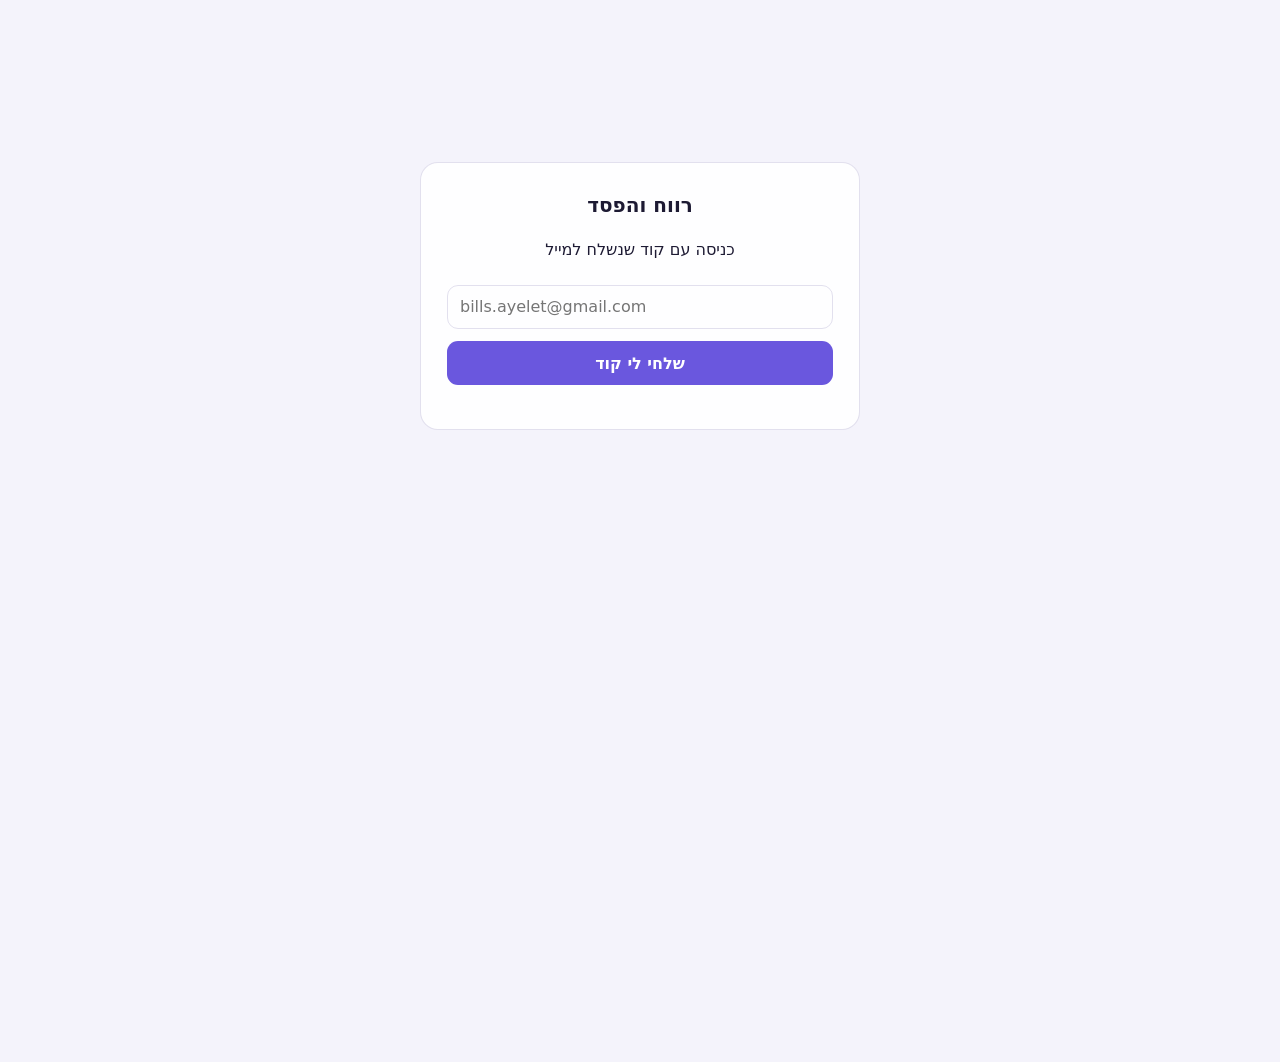
<file: pnl.html>
<!doctype html>
<html lang="he" dir="rtl">
<head>
<meta charset="utf-8">
<meta name="viewport" content="width=device-width,initial-scale=1">
<meta name="robots" content="noindex,nofollow">
<title>רווח והפסד</title>
<link rel="icon" href="data:image/svg+xml,%3Csvg xmlns='http://www.w3.org/2000/svg' viewBox='0 0 64 64'%3E%3Crect width='64' height='64' rx='16' fill='%236a57de'/%3E%3Cpath d='M16 46V30M28 46V20M40 46V34M52 46V14' stroke='white' stroke-width='6' stroke-linecap='round'/%3E%3C/svg%3E">
<style>
/* רווח והפסד בענן — 29.10.2026. העמוד הזה רק טוען: הקוד של כל מסעדה (pl_code) + הנתונים (pl_docs) מהענן,
   ומריץ אותם כמו שהם בתוך מסגרת. «שמירה אוטומטית» של המערכת שומרת לענן (pl_save) במקום לקובץ. */
:root{--bg:#f4f3fb;--bar:rgba(255,255,255,.86);--line:rgba(80,70,150,.16);--ink:#1d1a33;--ink2:#5b5776;--acc:#6a57de;--ok:#1f9d6a;--warn:#c27a12;--bad:#d6455a}
@media (prefers-color-scheme: dark){:root:not([data-theme="light"]){--bg:#0f0d22;--bar:rgba(30,26,60,.9);--line:rgba(255,255,255,.12);--ink:#f1efff;--ink2:#c3bfe0;--acc:#9b8cff;--ok:#4fd39b;--warn:#f0b452;--bad:#ff7688}}
:root[data-theme="dark"]{--bg:#0f0d22;--bar:rgba(30,26,60,.9);--line:rgba(255,255,255,.12);--ink:#f1efff;--ink2:#c3bfe0;--acc:#9b8cff;--ok:#4fd39b;--warn:#f0b452;--bad:#ff7688}
*{box-sizing:border-box}
.hid{display:none!important}
html,body{margin:0;height:100%;background:var(--bg);color:var(--ink);font-family:"Heebo","Segoe UI",system-ui,sans-serif}
.bar{position:fixed;top:0;inset-inline:0;height:46px;display:flex;align-items:center;gap:10px;padding:0 14px;background:var(--bar);border-bottom:1px solid var(--line);-webkit-backdrop-filter:blur(14px);backdrop-filter:blur(14px);z-index:5;font-size:14px}
.bar b{font-size:15px}
.bar select{height:32px;border-radius:9px;border:1px solid var(--line);background:transparent;color:inherit;padding:0 8px;font:inherit}
.bar a{color:var(--acc);text-decoration:none;font-weight:600;margin-inline-start:auto;white-space:nowrap}
.st{font-size:12.5px;color:var(--ink2);white-space:nowrap;overflow:hidden;text-overflow:ellipsis}
.st.ok{color:var(--ok)}.st.warn{color:var(--warn);font-weight:600}.st.bad{color:var(--bad);font-weight:600}
.st button{border:0;background:var(--acc);color:#fff;border-radius:8px;padding:3px 10px;font:inherit;font-weight:600;cursor:pointer;margin-inline-start:6px}
#fr{position:fixed;top:46px;inset-inline:0;bottom:0;width:100%;height:calc(100% - 46px);border:0;background:#fff}
.msg{max-width:440px;margin:18vh auto 0;padding:26px;border-radius:18px;background:var(--bar);border:1px solid var(--line);text-align:center;line-height:1.6}
.msg h1{font-size:20px;margin:0 0 8px}
.msg input{width:100%;height:44px;border-radius:11px;border:1px solid var(--line);background:transparent;color:inherit;padding:0 12px;font:inherit;margin:6px 0;direction:ltr}
.msg button,.msg a.btn{display:inline-block;width:100%;height:44px;border:0;border-radius:11px;background:var(--acc);color:#fff;font:inherit;font-weight:700;cursor:pointer;margin-top:6px;text-decoration:none;line-height:44px}
.msg .err{color:var(--bad);font-size:13px;min-height:18px}
.list a{display:block;padding:12px;border-radius:12px;border:1px solid var(--line);margin:8px 0;color:inherit;text-decoration:none;font-weight:600}
.list a:hover{border-color:var(--acc)}
.list small{display:block;font-weight:400;color:var(--ink2);font-size:12px}
.lookb{border:1px solid var(--line);background:transparent;border-radius:9px;height:30px;min-width:34px;cursor:pointer;font-size:15px;margin-inline-start:auto}
.lookb+a{margin-inline-start:0}
@media (max-width:600px){.bar .st{max-width:40vw}.bar b{display:none}}
</style>
</head>
<body>
<div class="bar hid" id="bar"><b>רווח והפסד</b><select id="rsel" aria-label="מסעדה"></select><span class="st" id="st">טוען…</span><button type="button" class="lookb" id="lookBtn" title="מראה: פחות עומס / המראה הקודם">🎨</button><a href="mission.html" id="back">מרכז הבקרה ←</a></div>
<div id="view"></div>
<!-- «פחות עומס» (איילת 05.11.2026, אחרי בדיקת עיצוב): מוזרק לסוף כל מסעדה. רק מראה — לא נוגע בחישובים ובנתונים, ולא בהדפסה/PDF.
     1) בשורת הכפתורים בחוץ רק ביטול / החזרה / PDF / שמירה; הדפסה, אקסל, גיבוי ועותק לשליחה — בתוך «⬇ ייצוא ועוד ▾».
        בלי כפילויות מול השורה העליונה של הענן (הכותרת, «נשמר בענן») — מוצגים רק כשיש בעיה.
     2) אדום רק כשצריך לבדוק: מינוס חשבונאי רגיל בשורות רגילות (טיפ באשראי וכו') — בצבע הטקסט; שורות סיכום נשארות אדומות במינוס;
        בניתוח החודש הצבע רק בנקודה, והחריגות קודם. פירוט האשראי לא שונה: «זוהה: שונטל» אומר מאיפה הסכום, לא שההפרש מוסבר.
     3) עיצוב חדש (איילת בחרה 05.11.2026, אחרי 3 כיוונים שנדחו): בהיר עם סגול כמו בשכר, כתב גדול יותר, ובדשבורד כרטיס «השורה התחתונה» —
        הרווח הנקי גדול, «מכל 100 ₪ נשארו לך…», ופס אחד: עלות מכר / שכר / קבועות / שאר / רווח. המספרים נלקחים מכרטיסי הדשבורד שהמערכת חישבה (.dk),
        ולכן זהים למסך; אם כרטיס חסר — הכרטיס החדש לא מוצג והדשבורד נשאר כמו שהיה. -->
<script type="text/plain" id="lookCss">
@media screen{
/* כתב גדול וברור — משותף לכל העיצובים */
html,body{font-size:15px}
.btn{font-size:14px}#navTools .btn{font-size:14px;padding:6px 12px}
.small{font-size:13px}
table.g{font-size:14.5px}table.g th,table.g td{padding:7px 10px}
table.g tr.big td{font-size:15.5px}
.dk-t{font-size:14px}.dk-v{font-size:24px}.dk-s,.dk-c{font-size:13px}
.kpi .l{font-size:13px}.kpi .v{font-size:20px}.kpi .s{font-size:12.5px}
.card h2{font-size:18px}.dins{font-size:15px}
.tag,.bd-tag,.am-chip,.aud-pen,.aud-fix,.cl-n,.cc-h,.bd-done,.bd-ch,.aud-srcb,.aud-scb,.am-vat,.rd-ic,.hdf-d,.om,nav .badge,.set .h,.aud-ok,.aud-df{font-size:12.5px!important}
td,th,.dk-v,.kpi .v,.num{font-variant-numeric:tabular-nums}
/* בסיס בהיר-פרימיום (סגול כמו בשכר) + כרטיס «השורה התחתונה» */
:root{--bg:#f5f4fa;--card:#fff;--ink:#1b1830;--muted:#5f5b78;--line:#e3e0ef;--line2:#efedf6;--accent:#6d28d9;--accent-soft:#efe9fd;--head:#f3f0fb;--sub:#faf9fd;--total:#efeafc;--pos:#16855a;--neg:#c2363f}
body{background:var(--bg)!important}
.card,.tw,.kpi{border-radius:14px!important;border-color:var(--line)!important;box-shadow:0 1px 2px rgba(27,24,48,.04),0 6px 20px rgba(27,24,48,.05)!important}
#topbar{background:rgba(255,255,255,.92)!important;border-bottom:1px solid var(--line)!important}
#nav button[data-tab]{color:#3b3463!important;border-radius:10px!important}
#nav button[data-tab]:hover{background:#efe9fd!important}
#nav button[data-tab].on{background:#6d28d9!important;color:#fff!important;box-shadow:0 4px 14px rgba(109,40,217,.28)!important}
.btn{border-radius:10px!important}.btn.primary{background:#6d28d9!important;border-color:#6d28d9!important}
table.g th{background:#f3f0fb!important;color:#3b3463}
table.g tr.sec td{background:#faf8ff!important;color:#5b21b6!important}
table.g tr.big td{background:#efeafc!important;color:#1b1830!important;border-top:2px solid #6d28d9!important;border-bottom:2px solid #6d28d9!important}
table.g td.yr,table.g tr.tot td.yr{background:#f6f3fd!important}table.g tr.big td.yr{background:#e6defb!important}
a,.lnk{color:#6d28d9!important}
.lk-hide{display:none!important}
#plHero{position:relative;overflow:hidden;margin:0 0 16px;padding:26px 28px 22px;border-radius:22px;color:#f4f1ff;
  background:radial-gradient(900px 400px at 100% 0%,#5b3bb8 0%,transparent 60%),radial-gradient(700px 380px at 0% 100%,#2d1f63 0%,transparent 65%),#1c1538;
  box-shadow:0 18px 40px rgba(28,21,56,.28)}
#plHero .hh{display:flex;justify-content:space-between;gap:28px;flex-wrap:wrap;align-items:flex-start}
#plHero .hk{font-size:14px;letter-spacing:.04em;color:#c9bdfc;font-weight:600}
#plHero .hv{font-size:64px;line-height:1.05;font-weight:800;letter-spacing:-.02em;direction:ltr;text-align:right;margin:6px 0 4px;font-variant-numeric:tabular-nums}
#plHero.loss .hv{color:#ff9aa5}
#plHero .hs{font-size:16px;color:#ddd5ff}
#plHero .hc{display:flex;gap:10px;flex-wrap:wrap;margin-top:14px}
#plHero .hc span{background:rgba(255,255,255,.09);border:1px solid rgba(255,255,255,.14);border-radius:999px;padding:5px 12px;font-size:13.5px;color:#e9e4ff}
#plHero .dg{color:#6ee7b7!important}#plHero .dr{color:#ff9aa5!important}#plHero .dz{color:#c9bdfc}
#plHero .hh-side{min-width:260px;text-align:start}
#plHero .hq{font-size:19px;line-height:1.5;color:#e9e4ff;margin-bottom:14px}
#plHero .hq b{color:#fff}#plHero .hq-n{font-size:30px;color:#7cf0c0!important}
#plHero.loss .hq-n{color:#ff9aa5!important}
#plHero .hi{display:flex;gap:8px;align-items:baseline;flex-wrap:wrap;font-size:14px;color:#c9bdfc;margin-top:4px}
#plHero .hi b{color:#fff;font-size:16px;font-variant-numeric:tabular-nums}#plHero .hi em{font-style:normal;font-size:13px}
#plHero .hbar{display:flex;height:22px;border-radius:999px;overflow:hidden;margin:22px 0 14px;background:rgba(255,255,255,.08);gap:2px}
#plHero .hbar i{display:block;height:100%;transform-origin:right;animation:hbIn .7s cubic-bezier(.2,.8,.2,1) both}
@keyframes hbIn{from{transform:scaleX(0)}to{transform:scaleX(1)}}
@media (prefers-reduced-motion:reduce){#plHero .hbar i{animation:none}}
.hb-cg{background:#a78bfa}.hb-sl{background:#60a5fa}.hb-sg{background:#f0abfc}.hb-ot{background:#9ca3af}.hb-net{background:#34d399}
#plHero.loss .hb-net{background:#fb7185}
#plHero .hleg{display:grid;grid-template-columns:repeat(auto-fit,minmax(170px,1fr));gap:12px 18px}
#plHero .hl{display:flex;gap:9px;align-items:flex-start}
#plHero .hd{width:12px;height:12px;border-radius:4px;margin-top:5px;flex:none}
#plHero .hl-n{font-size:13.5px;color:#c9bdfc}
#plHero .hl-v{font-size:17px;font-weight:700;color:#fff;font-variant-numeric:tabular-nums}#plHero .hl-v small{font-weight:500;color:#c9bdfc;font-size:13px}
#plHero .hl-c{font-size:12.5px;color:#c9bdfc}
#plHero .hl-net .hl-v{color:#7cf0c0}#plHero.loss .hl-net .hl-v{color:#ff9aa5}
@media (max-width:700px){#plHero{padding:20px 18px;border-radius:18px}#plHero .hv{font-size:46px}#plHero .hh-side{min-width:0}}
#plHero .hc span span{background:none!important;border:0!important;padding:0!important}
header{display:none!important}
#navTools #stat,#navTools #autoS{display:none}
#navTools #stat.lk-show,#navTools #autoS.lk-show{display:inline}
#lkWrap{position:relative;display:inline-flex}
#lkMenu{position:absolute;top:calc(100% + 4px);inset-inline-start:0;z-index:60;display:flex;flex-direction:column;align-items:stretch;gap:2px;min-width:210px;padding:6px;background:var(--card,#fff);border:1px solid var(--line,#d5dde5);border-radius:10px;box-shadow:0 8px 28px rgba(0,0,0,.15)}
#lkMenu[hidden]{display:none}
#lkMenu .btn{display:block;width:100%;text-align:start;border-color:transparent;background:transparent;box-shadow:none}
#lkMenu .btn:hover,#lkMenu .btn:focus-visible{background:var(--accent-soft,#e3eef8)}
.dins{display:flex;flex-direction:column}
.dins li{display:list-item}
.dins li.i-r,.dins li.i-g{color:var(--ink)!important}
.dins li.i-r{order:-1}
.dins li.i-r::marker{color:var(--neg)}
.dins li.i-g::marker{color:var(--pos)}
table tr:not(.tot):not(.big):not(.sub):not(.pct) td.neg{color:var(--ink)!important}
}
</script>
<script type="text/plain" id="lookJs">
(function(){
  if(window.__plLook) return; window.__plLook=1;
  var d=document;
  /* 1. «⬇ ייצוא ועוד ▾» */
  function menu(){
    var tools=d.getElementById('navTools'); if(!tools||d.getElementById('lkWrap')) return;
    var items=['bPrint','bXls','bBak','bExportRO'].map(function(i){ return d.getElementById(i); }).filter(Boolean);
    if(!items.length) return;
    var wrap=d.createElement('span'); wrap.id='lkWrap';
    var b=d.createElement('button'); b.type='button'; b.className='btn'; b.id='lkMore'; b.textContent='⬇ ייצוא ועוד ▾';
    b.setAttribute('aria-haspopup','menu'); b.setAttribute('aria-expanded','false');
    var m=d.createElement('div'); m.id='lkMenu'; m.hidden=true;
    items.forEach(function(x){ m.appendChild(x); });
    wrap.appendChild(b); wrap.appendChild(m);
    var save=d.getElementById('bSave');
    if(save&&save.parentNode===tools) tools.insertBefore(wrap,save.nextSibling); else tools.appendChild(wrap);
    function set(o){ m.hidden=!o; b.setAttribute('aria-expanded',o?'true':'false'); }
    b.addEventListener('click',function(e){ e.stopPropagation(); set(m.hidden); });
    m.addEventListener('click',function(){ setTimeout(function(){ set(false); },0); });   /* החלון של הכפתור (אקסל, גיבוי…) נשאר פתוח */
    d.addEventListener('click',function(e){ if(!wrap.contains(e.target)) set(false); });
    d.addEventListener('keydown',function(e){ if(e.key==='Escape') set(false); });
  }
  /* «נשמר…» מוצג בשורה העליונה של הענן — כאן רק כשיש בעיה */
  var dirtyT=null;
  function status(){
    var s=d.getElementById('stat'), a=d.getElementById('autoS');
    if(s){
      if(s.classList.contains('dirty')){ if(!dirtyT&&!s.classList.contains('lk-show')) dirtyT=setTimeout(function(){ dirtyT=null; if(s.classList.contains('dirty')) s.classList.add('lk-show'); },4000); }
      else { clearTimeout(dirtyT); dirtyT=null; if(s.classList.contains('lk-show')) s.classList.remove('lk-show'); }
    }
    if(a){ var bad=!!a.querySelector('#bAuto,[style*="--warn"]')||/לא תומך/.test(a.textContent); if(bad!==a.classList.contains('lk-show')) a.classList.toggle('lk-show',bad); }
  }
  function run(){ menu(); status(); }
  run();
  var t=null; new MutationObserver(function(){ if(t) return; t=setTimeout(function(){ t=null; run(); },60); }).observe(d.body,{childList:true,subtree:true,characterData:true,attributes:true,attributeFilter:['class']});
})();
/* «השורה התחתונה» — כרטיס פתיחה בדשבורד. לוקח את המספרים מהכרטיסים שהמערכת כבר חישבה (.dk), כך שהם זהים למסך. אם משהו לא נמצא — לא מציג כלום */
(function(){
  if(window.__plHero) return; window.__plHero=1;
  var d=document;
  function num(t){ var m=String(t||'').replace(/[,\s₪]/g,'').match(/-?\d+(\.\d+)?/); return m?+m[0]:null; }
  function cards(){ var o={}; d.querySelectorAll('.dks .dk').forEach(function(c){ var t=(c.querySelector('.dk-t')||{}).textContent||''; o[t.trim()]=c; }); return o; }
  function esc(s){ return String(s).replace(/[&<>]/g,function(c){return {'&':'&amp;','<':'&lt;','>':'&gt;'}[c];}); }
  function money(x){ return (x<0?'-':'')+'₪'+Math.round(Math.abs(x)).toLocaleString('en-US'); }
  function build(){
    var dks=d.querySelector('#main .dks'); if(!dks||d.getElementById('plHero')) return;
    var C=cards(), inc=C['הכנסות'], net=C['רווח נקי'], cg=C['עלות מכר'], sl=C['שכר'], sg=C['קבועות + הנהלה'], pre=C['רווח לפני ניכויים'];
    if(!inc||!net||!cg||!sl||!sg) return;
    var I=num(inc.querySelector('.dk-v').textContent), N=num(net.querySelector('.dk-v').textContent);
    var amt=function(c){ return num((c.querySelector('.dk-s')||{}).textContent); }, pct=function(c){ return num(c.querySelector('.dk-v').textContent); };
    var G=amt(cg), S=amt(sl), F=amt(sg); if([I,N,G,S,F].some(function(x){return x===null;})||I<=0) return;
    var O=I-G-S-F-N;   /* כל השאר (מימון, הכנסות/הוצאות אחרות) — כדי שהסכום יסתדר בדיוק */
    var month=((d.getElementById('curM')||{}).selectedOptions||[{}])[0].textContent||'';
    var cmp=function(c,i){ var x=c.querySelectorAll('.dk-c')[i]; return x?x.innerHTML:''; };
    var parts=[['cg','עלות מכר',G,pct(cg),cmp(cg,1)],['sl','שכר',S,pct(sl),cmp(sl,1)],['sg','קבועות + הנהלה',F,pct(sg),cmp(sg,1)]];
    if(Math.abs(O)>=1) parts.push(['ot',O>0?'שאר ההוצאות':'שאר ההכנסות',Math.abs(O),Math.abs(O)/I*100,'']);
    var pos=parts.filter(function(p){return p[0]!=='ot'||O>0;}), tot=pos.reduce(function(s,p){return s+p[2];},0)+Math.max(N,0);
    var w=function(v){ return (v/tot*100).toFixed(2)+'%'; };
    var bar=pos.map(function(p){ return '<i class="hb-'+p[0]+'" style="width:'+w(p[2])+'" title="'+esc(p[1])+' '+money(p[2])+'"></i>'; }).join('')+(N>0?'<i class="hb-net" style="width:'+w(N)+'" title="רווח נקי '+money(N)+'"></i>':'');
    var per100=(N/I*100);
    var leg=parts.map(function(p){ return '<div class="hl"><span class="hd hb-'+p[0]+'"></span><div><div class="hl-n">'+esc(p[1])+'</div><div class="hl-v">'+money(p[2])+' <small>· '+p[3].toFixed(1)+'%</small></div>'+(p[4]?'<div class="hl-c">'+p[4]+'</div>':'')+'</div></div>'; }).join('')+
      '<div class="hl hl-net"><span class="hd hb-net"></span><div><div class="hl-n">'+(N>=0?'נשאר לך':'הפסד')+'</div><div class="hl-v">'+money(N)+' <small>· '+per100.toFixed(1)+'%</small></div></div></div>';
    var h=d.createElement('section'); h.id='plHero'; h.className=N<0?'loss':'';
    h.innerHTML='<div class="hh"><div class="hh-main"><div class="hk">השורה התחתונה · '+esc(month)+'</div>'+
      '<div class="hv">'+money(N)+'</div><div class="hs">'+(N>=0?'רווח נקי':'הפסד')+' · '+per100.toFixed(1)+'% מההכנסות</div>'+
      '<div class="hc"><span>'+cmp(net,0)+'</span><span>'+cmp(net,1)+'</span></div></div>'+
      '<div class="hh-side"><div class="hq">מכל <b>100 ₪</b> שנכנסו ב'+esc(month)+'<br>'+(N>=0?'נשארו לך <b class="hq-n">'+per100.toFixed(1)+' ₪</b>':'יצאו <b class="hq-n">'+(100-per100).toFixed(1)+' ₪</b>')+'</div>'+
      '<div class="hi"><span>הכנסות</span><b>'+money(I)+'</b><em>'+cmp(inc,0)+'</em></div>'+(pre?'<div class="hi"><span>רווח לפני ניכויים</span><b>'+esc(pre.querySelector('.dk-v').textContent)+'</b></div>':'')+'</div></div>'+
      '<div class="hbar" role="img" aria-label="ההכנסות מתחלקות ל: '+parts.map(function(p){return p[1]+' '+p[3].toFixed(1)+'%';}).join(', ')+', רווח '+per100.toFixed(1)+'%">'+bar+'</div>'+
      '<div class="hleg">'+leg+'</div>';
    dks.parentNode.insertBefore(h,dks); dks.classList.add('lk-hide');
  }
  var t=null; build(); new MutationObserver(function(){ if(t) return; t=setTimeout(function(){ t=null; build(); },40); }).observe(d.getElementById('main')||d.body,{childList:true,subtree:true});
})();
</script>
<!-- צפייה בלבד (7.11.2026, איילת: «אי אפשר לצפות שם בחשבוניות»): לצופה אין עריכה, אז לחיצה על סכום פותחת חלון עם ההסבר של התא
     והחשבוניות שלו (📄) — אותו תוכן כמו בריחוף (cellExplainHtml של המערכת), אבל קבוע, ועובד גם בטלפון. -->
<script type="text/plain" id="viewJs">
(function(){
  if(window.__plView) return; window.__plView=1;
  var d=document;
  d.head.insertAdjacentHTML('beforeend','<style>#vwOv{position:fixed;inset:0;z-index:90;background:rgba(20,16,40,.45);display:flex;align-items:flex-start;justify-content:center;padding:6vh 14px;overflow:auto}'+
    '#vwOv .vw-b{background:#fff;border-radius:14px;max-width:560px;width:100%;padding:16px 18px;box-shadow:0 18px 50px rgba(0,0,0,.25);direction:rtl;text-align:right;line-height:1.6;font-size:14px}'+
    '#vwOv .vw-h{display:flex;justify-content:space-between;align-items:center;gap:10px;margin-bottom:8px}#vwOv .vw-h b{font-size:16px}'+
    '#vwOv .hx-h{font-weight:600;margin-top:8px;color:#6d28d9}#vwOv .hx-man{background:#f2f8fc;border-radius:6px;padding:4px 6px}#vwOv .hx-ln{color:#455b6b;margin-top:6px}'+
    '#vwOv a.aud-doc{font-size:18px;text-decoration:none;margin-inline-end:4px}#vwOv .vw-x{border:0;background:#efe9fd;color:#4c1d95;border-radius:9px;padding:5px 12px;font:inherit;font-weight:600;cursor:pointer}'+
    '#main td[data-p][data-m]:not(.empty){cursor:pointer}</style>');
  function close(){ var o=d.getElementById('vwOv'); if(o) o.remove(); }
  function show(title,html){
    close(); var o=d.createElement('div'); o.id='vwOv';
    o.innerHTML='<div class="vw-b"><div class="vw-h"><b></b><button type="button" class="vw-x">✕ סגירה</button></div><div class="vw-c"></div></div>';
    o.querySelector('b').textContent=title; o.querySelector('.vw-c').innerHTML=html; d.body.appendChild(o);
  }
  /* בלי כפילות (איילת 7.11): חשבונית שכבר מופיעה ב«חישוב» (עם 📄) לא מוצגת שוב ברשימת «שונטל (N)» */
  function dedup(root){
    var hs=[].slice.call(root.querySelectorAll('.hx-h')), blocks=hs.map(function(h){ var L=[], n=h.nextElementSibling; while(n&&!n.classList.contains('hx-h')){ L.push(n); n=n.nextElementSibling; } return {h:h,L:L}; });
    var calc=blocks.filter(function(b){ return /^\s*חישוב/.test(b.h.textContent); }), seen={};
    calc.forEach(function(b){ b.L.forEach(function(x){ [].forEach.call(x.querySelectorAll('a.aud-doc'),function(a){ seen[a.getAttribute('href')]=1; }); }); });
    if(!Object.keys(seen).length) return;
    blocks.forEach(function(b){ if(!/^\s*שונטל/.test(b.h.textContent)) return; var left=0;
      b.L.forEach(function(x){ var a=x.querySelector('a.aud-doc'); if(a&&seen[a.getAttribute('href')]) x.remove(); else left++; });
      if(!left) b.h.remove(); else b.h.textContent='עוד בשונטל ('+left+')'; });
  }
  /* הקוד של המערכת סגור — משתמשים בחלון הריחוף שלה (.hx-pop): מפעילים אותו ומעתיקים את התוכן לחלון קבוע */
  d.addEventListener('click',function(e){
    if(e.target.closest('#vwOv')){ if(e.target.id==='vwOv'||e.target.closest('.vw-x')) close(); return; }
    var td=e.target.closest('#main td[data-p][data-m]'); if(!td) return;
    e.preventDefault(); e.stopPropagation();
    if(!td.hasAttribute('data-hx')){ show('','<div style="color:#5f5b78">אין פירוט או חשבוניות לסכום הזה.</div>'); return; }
    if(!d.querySelector('.hx-pop')) td.dispatchEvent(new MouseEvent('mouseover',{bubbles:true}));   /* בעכבר — החלון כבר פתוח על התא הזה */
    var n=0, t=setInterval(function(){
      var hp=d.querySelector('.hx-pop');
      if(hp||++n>40){ clearInterval(t);
        if(!hp){ show('','<div style="color:#5f5b78">אין פירוט או חשבוניות לסכום הזה.</div>'); return; }
        var h=hp.querySelector('.hx-t'), title=h?h.textContent:''; if(h) h.remove();
        dedup(hp); var html=hp.innerHTML; hp.remove(); show(title,html); }
    },50);
  },true);
  d.addEventListener('keydown',function(e){ if(e.key==='Escape') close(); });
})();
</script>
<!-- ✛ הדגשת שורה ועמודה (איילת 10.11.2026): העכבר על תא (או תא בעריכה) — כל השורה וכל העמודה באותה טבלה מקבלות רקע עדין.
     שכבה (background-image) מעל הצבע הקיים — לא מסתירה את הצהוב של «צפוי» ולא את «חודש מודגש». -->
<!-- 📄 חלון הפירוט שעולה כשעומדים על סכום (22.11.2026, איילת: «אי אפשר להגיע לתמונה כי המסך נעלם»):
     החלון נפתח 4px מתחת לתא, והעכבר שעבר ברווח סגר אותו. גשר שקוף מעליו + לחיצה על 📄 בתוכו פותחת את החשבונית בלי לסגור אותו. -->
<script type="text/plain" id="hbJs">
(function () {
  var st = document.createElement('style'); st.id = 'hbCss';
  st.textContent = '.hb::before,.dp::before{content:"";position:absolute;left:0;right:0;top:-12px;height:12px}';
  (document.head || document.documentElement).appendChild(st);
  window.addEventListener('click', function (e) {
    var a = e.target && e.target.closest && e.target.closest('.hb a[href], .dp a[href]'); if (!a) return;
    var h = a.getAttribute('href') || ''; if (h.indexOf('file:///') !== 0 || !window.__PLC || !window.__PLC.openDoc) return;
    e.preventDefault(); e.stopPropagation(); var w = window.open('about:blank', '_blank'); window.__PLC.openDoc(h, w);
  }, true);
})();
</script>
<script type="text/plain" id="xhJs">
(function () {
  var st = document.createElement('style'); st.id = 'xhCss';
  st.textContent = 'table td.xh,table th.xh{background-image:linear-gradient(rgba(91,80,214,.09),rgba(91,80,214,.09))!important}' +
    'table td.xh0{background-image:linear-gradient(rgba(91,80,214,.22),rgba(91,80,214,.22))!important;outline:1.5px solid rgba(91,80,214,.65);outline-offset:-1.5px}' +
    '@media print{table td.xh,table th.xh,table td.xh0{background-image:none!important;outline:none}}';
  document.head.appendChild(st);
  var on = [], cur = null;
  function clear() { for (var i = 0; i < on.length; i++) on[i].classList.remove('xh', 'xh0'); on = []; cur = null; }
  function startCol(cell) {   /* העמודה האמיתית — כולל colspan בתאים שלפניו */
    var c = 0, r = cell.parentElement.cells;
    for (var i = 0; i < r.length && r[i] !== cell; i++) c += r[i].colSpan || 1;
    return c;
  }
  function mark(cell) {
    if (cell === cur) return;
    clear();
    var tr = cell.parentElement, tb = tr && tr.closest('table');
    if (!tb || tr.cells.length < 4) return;
    cur = cell;
    var col = startCol(cell), rows = tb.rows;
    for (var i = 0; i < rows.length; i++) {
      var c = 0, cs = rows[i].cells;
      for (var j = 0; j < cs.length; j++) {
        var x = cs[j], w = x.colSpan || 1;
        if (rows[i] === tr || (c === col && w === 1)) { x.classList.add('xh'); on.push(x); }
        c += w; if (c > col && rows[i] !== tr) break;
      }
    }
    cell.classList.add('xh0');
  }
  function pick(e) {
    var t = e.target && e.target.closest && e.target.closest('td,th');
    if (t && t.parentElement) mark(t);
  }
  document.addEventListener('mouseover', pick, true);
  document.addEventListener('focusin', pick, true);
  document.addEventListener('mouseout', function (e) {
    if (!cur) return;
    var to = e.relatedTarget, tb = cur.closest('table');
    if (!to || !tb || !tb.contains(to)) { var a = document.activeElement; if (!(a && cur.contains(a))) clear(); }
  }, true);
  new MutationObserver(function () { if (cur && !document.contains(cur)) { on = []; cur = null; } }).observe(document.body || document.documentElement, { childList: true, subtree: true });
})();
</script>
<!-- 🔒 בחלון של התא: גם סכום הקיבוע של שונטל וגם החשבוניות, עם סה"כ ופער (איילת 10.11.2026). hxLkA = הקוד במערכת, hxLkB = במקומו.
     g.lk = {חודש: סכום הקיבוע} — נבנה ב«כלי רענון מול שונטל/compare.py». -->
<script type="text/plain" id="hxLkA">
    (EXT.shontal.groups || []).forEach(g => { if (g.paths.includes(path)) { const e = g.m[String(m)]; if (e) e[1].forEach(x => docs.push(x)); } });
    if (docs.length) out.push(`<div class="hx-h">שונטל (${docs.length})</div>` + docs.map(x => `<div>${docLink(x)} ${esc(x[0])} · ${esc(x[1])} · ${dmy(x[2])} · ₪${nf2.format(x[3])}${x[4] && x[4] !== 'חשבונית מס' ? ' · ' + esc(x[4]) : ''}</div>`).join(''));
</script>
<script type="text/plain" id="hxLkB">
    let lk = null, lkN = 0, lkOk = false;
    (EXT.shontal.groups || []).forEach(g => { if (g.paths.includes(path)) { const e = g.m[String(m)]; if (e) e[1].forEach(x => docs.push(x)); const k = (g.lk || {})[String(m)]; if (k && k[0] !== null && k[0] !== undefined) { lk = (lk || 0) + k[0]; lkN = g.paths.length; lkOk = lkOk || !!k[1]; } } });
    /* ספק ששויך לשורה (extMap.s) ועדיין «לא משויך» בהשוואה — גם החשבוניות שלו (10.11.2026: «למה אין פה את החשבוניות») */
    Object.entries((D.extMap || {}).s || {}).forEach(([v, p]) => { if (p !== path) return; (((EXT.shontal.unmatched || {})[String(m)]) || []).forEach(u => { if (u[0] === v) (u[3] || []).forEach(d => docs.push([u[0]].concat(d))); }); });
    if (lk !== null) out.push(`<div class="hx-h">🔒 קיבוע שונטל ${String(m + 1).padStart(2, '0')}.2026: ₪${nf2.format(lk)}${lkOk ? ' · הגיול אושר ✓' : ''}</div>` + (lkN > 1 ? '<div class="small muted">הקיבוע של הספק כולו — מתחלק בין כמה שורות</div>' : ''));
    if (docs.length) {
      const tot = docs.reduce((s, x) => s + (+x[3] || 0), 0);
      out.push(`<div class="hx-h">חשבוניות בשונטל (${docs.length})</div>` + docs.map(x => `<div>${docLink(x)} ${esc(x[0])} · ${esc(x[1])} · ${dmy(x[2])} · ₪${nf2.format(x[3])}${x[4] && x[4] !== 'חשבונית מס' ? ' · ' + esc(x[4]) : ''}</div>`).join('') +
        `<div style="border-top:1px solid var(--line);margin-top:3px;padding-top:2px"><b>סה"כ חשבוניות: ₪${nf2.format(tot)}</b></div>` +
        (lk !== null && Math.abs(tot - lk) > 1 ? `<div style="color:#b3261e"><b>פער מול הקיבוע: ₪${nf2.format(tot - lk)}</b></div>` : ''));
    } else if (lk !== null) out.push('<div class="small muted">אין חשבוניות בשונטל לחודש הזה</div>');
</script>
<!-- 🧮 פירוט החישוב (איילת 10.11.2026: «לא מפורט מאיפה הגיע כל הסכום»): מספר בנוסחה שלא נמצא בחודש עצמו — מחפשים אותו
     בחשבוניות של אותה שורה בחודשים אחרים (למשל חוזה שנתי ‎=14986/12 — ח׳ מיולי). ובחלון — גם המספרים שלא נמצא להם מקור. -->
<script type="text/plain" id="fbA1">
    if (hit) used.add(hit);
    return { n, hit, net };
</script>
<script type="text/plain" id="fbB1">
    if (!hit) { hit = fbOther(path, m).find(c => !used.has(c) && Math.abs(Math.abs(c.v) - n) < 0.011); }
    if (hit) used.add(hit);
    return { n, hit, net };
</script>
<script type="text/plain" id="fbB2">
function fbOther(path, m) {   /* חשבוניות של השורה בחודשים אחרים — למספר בנוסחה שלא נמצא בחודש עצמו (10.11.2026) */
  const out = [];
  ((EXT.shontal || {}).groups || []).forEach(g => { if (!g.paths.includes(path)) return; Object.keys(g.m).forEach(mm => { if (+mm === m) return; g.m[mm][1].forEach(x => out.push({ v: x[3], t: 'שונטל', n: x[0], s: x[1] + ' · ' + dmy(x[2]) + ' (מ' + M[+mm] + ')', doc: x })); }); });
  return out;
}
function fBreak(path, m) {
</script>
<script type="text/plain" id="fbA3">
  if (forHover) return r.rows.filter(o => o.hit).map(o => `<div>${nf2.format(o.n)} = ${o.hit.doc ? docLink(o.hit.doc) + ' ' : ''}${esc(o.hit.t)} · ${esc(o.hit.n)}${o.hit.s ? ' · ' + esc(o.hit.s) : ''}</div>`).join('');
</script>
<script type="text/plain" id="fbB3">
  if (forHover) return r.rows.map(o => o.hit ? `<div>${nf2.format(o.n)} = ${o.hit.doc ? docLink(o.hit.doc) + ' ' : ''}${esc(o.hit.t)} · ${esc(o.hit.n)}${o.hit.s ? ' · ' + esc(o.hit.s) : ''}</div>` : `<div style="color:#b3261e">${nf2.format(o.n)} = לא נמצא מקור (שונטל / אשראי / קונפורטי)</div>`).join('');
</script>
<!-- 🟨 «צפוי / לא בטוח» (איילת 10.11.2026): לחיצה ימנית על תא = סימון צהוב, שוב = ביטול. נשמר בנתונים (D.cmark[path][חודש]). נכנס לקוד המערכת דרך PATCHES. -->
<script type="text/plain" id="pdfShontelCss">
/* 📄 PDF בהיר, רשמי, בגווני שונטל סגורים (איילת 24.11.2026: «יותר בהיר… כמו שונטל» · «יותר רשמי ופחות זוהר» · «אפרורי מדי» → סגול כהה של שונטל) */
.pdfDoc{background:#fff!important;color:#1e1a3a!important}
.pdfDoc .pg,.pdfDoc .own{background:#fff!important}
.pdfDoc .ph{border-bottom-color:#4a3d99!important}
.pdfDoc .ph h1,.pdfDoc .own .ph h1{color:#2f2566!important}
.pdfDoc .ph h1 span,.pdfDoc .ph .s,.pdfDoc .ph .m{color:#5e5880!important}
.pdfDoc h2{color:#2f2566!important;border-right-color:#4a3d99!important}
.pdfDoc h3{color:#2f2566!important}
.pdfDoc h3.more,.pdfDoc h3.sep{color:#5e5880!important;border-top-color:#dcd6f2!important}
.pdfDoc table,.pdfDoc .own table{background:#fff!important;border-color:#dcd6f2!important}
.pdfDoc th,.pdfDoc td,.pdfDoc .own th,.pdfDoc .own td{color:#1e1a3a!important;border-bottom-color:#ebe7f8!important}
.pdfDoc th,.pdfDoc .own th{background:#e9e4f8!important;color:#2f2566!important;border-bottom-color:#7d70c4!important}
.pdfDoc tr.sec td,.pdfDoc .own tr.sec td{background:#f5f3fc!important;color:#2f2566!important;border-top-color:#e0daf3!important}
.pdfDoc tr.grp td,.pdfDoc .own tr.grp td{background:#faf9fe!important;color:#2f2566!important}
.pdfDoc tr.tot td,.pdfDoc .own tr.tot td{background:#f5f3fc!important}
.pdfDoc tr.key td,.pdfDoc .own tr.key td{background:#efebfa!important;color:#2f2566!important;border-top-color:#a99fdb!important;border-bottom-color:#a99fdb!important}
.pdfDoc tr.big td,.pdfDoc .own tr.big td{background:#e6e0f7!important;color:#2f2566!important;border-top-color:#4a3d99!important;border-bottom-color:#4a3d99!important}
.pdfDoc tr.pct td,.pdfDoc .own tr.pct td,.pdfDoc tr.info td{color:#5e5880!important}
.pdfDoc td.yr,.pdfDoc .own td.yr{background:#f8f6fd!important}
.pdfDoc td.neg{color:#a33a33!important}
.pdfDoc .kp div{background:#fff!important;border-color:#dcd6f2!important;border-top-color:#4a3d99!important}
.pdfDoc .kp b{color:#2f2566!important}
.pdfDoc .kp span,.pdfDoc .foot{color:#5e5880!important}
.pdfDoc .kpi,.pdfDoc .own .kpi{background:#fff!important;border-color:#dcd6f2!important;color:#2f2566!important}
.pdfDoc .kpi .l,.pdfDoc .kpi .p,.pdfDoc .kpi .m,.pdfDoc .own .kpi .l,.pdfDoc .own .kpi .p{color:#5e5880!important}
.pdfDoc .kpi .v,.pdfDoc .own .kpi .v{color:#2f2566!important}
.pdfDoc .kpi .v.neg{color:#a33a33!important}
.pdfDoc .kpi.net,.pdfDoc .own .kpi.net{background:#efebfa!important;border:1px solid #4a3d99!important}
.pdfDoc .plend{border-top-color:#4a3d99!important;border-bottom-color:#4a3d99!important;color:#2f2566!important}
.pdfDoc .sumbox{background:#faf9fe!important;border-color:#dcd6f2!important;color:#2f2566!important}
.pdfDoc .sumbox b{color:#2f2566!important}
/* 📊 PDF «כמו אקסל» (איילת 24.11.2026): Arial, קווי רשת אפורים, כותרות עמודות כחולות, שורות סעיף תכלת — כמו הייצוא לאקסל */
body.xlLook .pdfDoc,body.xlLook .pdfDoc *{font-family:Arial,"Segoe UI",sans-serif!important}
body.xlLook .pdfDoc{background:#fff!important;color:#000!important}
body.xlLook .pdfDoc .ph{border-bottom:0!important}
body.xlLook .pdfDoc .ph h1,body.xlLook .pdfDoc .own .ph h1{color:#1f4e79!important;font-weight:700!important}
body.xlLook .pdfDoc .ph h1 span,body.xlLook .pdfDoc .ph .s,body.xlLook .pdfDoc .ph .m{color:#595959!important}
body.xlLook .pdfDoc h2,body.xlLook .pdfDoc h3,body.xlLook .pdfDoc h3.more,body.xlLook .pdfDoc h3.sep{color:#1f4e79!important;border-color:#bdd7ee!important}
body.xlLook .pdfDoc table,body.xlLook .pdfDoc .own table{background:#fff!important;border:1px solid #bfbfbf!important;border-collapse:collapse!important}
body.xlLook .pdfDoc th,body.xlLook .pdfDoc td,body.xlLook .pdfDoc .own th,body.xlLook .pdfDoc .own td{color:#000!important;border:1px solid #d9d9d9!important}
body.xlLook .pdfDoc th,body.xlLook .pdfDoc .own th{background:#2e86c1!important;color:#fff!important;font-weight:700!important;border-color:#2e86c1!important}
body.xlLook .pdfDoc tr.sec td,body.xlLook .pdfDoc .own tr.sec td{background:#ddebf7!important;color:#1f4e79!important;font-weight:700!important}
body.xlLook .pdfDoc tr.grp td,body.xlLook .pdfDoc .own tr.grp td{background:#f2f8fd!important;color:#1f4e79!important}
body.xlLook .pdfDoc tr.tot td,body.xlLook .pdfDoc .own tr.tot td{background:#ddebf7!important;color:#000!important;font-weight:700!important}
body.xlLook .pdfDoc tr.key td,body.xlLook .pdfDoc .own tr.key td,body.xlLook .pdfDoc tr.big td,body.xlLook .pdfDoc .own tr.big td{background:#ddebf7!important;color:#000!important;font-weight:700!important;border-top:1px solid #9bc2e6!important;border-bottom:1px solid #9bc2e6!important}
body.xlLook .pdfDoc tr.pct td,body.xlLook .pdfDoc .own tr.pct td,body.xlLook .pdfDoc tr.info td{color:#7f7f7f!important}
body.xlLook .pdfDoc td.yr,body.xlLook .pdfDoc .own td.yr{background:#fff!important;font-weight:700!important}
body.xlLook .pdfDoc td.neg{color:#c00000!important}
body.xlLook .pdfDoc .kpi,body.xlLook .pdfDoc .own .kpi,body.xlLook .pdfDoc .kp div{background:#fff!important;border:1px solid #bfbfbf!important;border-radius:0!important;color:#000!important}
body.xlLook .pdfDoc .kpi .l,body.xlLook .pdfDoc .kpi .p,body.xlLook .pdfDoc .kpi .m,body.xlLook .pdfDoc .own .kpi .l,body.xlLook .pdfDoc .own .kpi .p{color:#595959!important}
body.xlLook .pdfDoc .kpi .v,body.xlLook .pdfDoc .own .kpi .v,body.xlLook .pdfDoc .kp b{color:#000!important}
body.xlLook .pdfDoc .kpi.net,body.xlLook .pdfDoc .own .kpi.net{background:#ddebf7!important;border:1px solid #9bc2e6!important}
body.xlLook .pdfDoc .plend{border-color:#1f4e79!important;color:#1f4e79!important}
body.xlLook .pdfDoc .sumbox{background:#fff!important;border:1px solid #bfbfbf!important;border-radius:0!important;color:#000!important}
body.xlLook .pdfDoc .sumbox b{color:#1f4e79!important}
body.xlLook .pdfDoc .foot,body.xlLook .pdfDoc .kp span{color:#595959!important}
</script>
<script type="text/plain" id="au2Js">
/* ================= בדיקה שורה-שורה — מסך עבודה (איילת 22.11.2026, לפי ההדמיה שאושרה) =================
   שכבת תצוגה בלבד, מעל כל השכבות הקיימות: אותו חישוב, אותם סטטוסים, אותן פעולות (data-act קיימים) — בלי שינוי בנתונים.
   הקבוצות = בדיוק הלוח הקודם: 🔴 צריך בדיקה (כולל ספקים לא משויכים) · 🟠 אין במה להשוות · 🟢 תקין בוודאות + סומנו תקין.
   הפער 61 ↔ 64 בתצוגה הקודמת: «נבדקו X מתוך 61» ספר רק שורות בדוח, והעמודות כללו גם ספקים לא משויכים (שונטל/קונפורטי/אשראי בלי שורה).
   כאן הסה"כ = כל מה שבבדיקה, עם הפירוט «שורות בדוח + ספקים לא משויכים», כך שהקבוצות תמיד מסתכמות לסה"כ. */
(function () {
  if (window.__au2) return; window.__au2 = 1;
  try { if (typeof vAudit !== 'function' || typeof sureInfo !== 'function' || typeof bdShort !== 'function' || typeof ukSuggest !== 'function') return; } catch (e) { return; }
  const _base = vAudit;
  const isExp = it => /^(p:|rep:(salary|fixed|gaManual|finance|deductions):)/.test(it.path);
  const AFP = { exp: isExp, sdiff: it => it.s && it.s.st === 'diff', cdiff: it => it.c && it.c.st === 'diff', note: it => it.a && it.a.note,
    nme: it => it.a && it.a.note && NOTE_FOR(it.a) === 'me', ncl: it => it.a && it.a.note && NOTE_FOR(it.a) === 'claude', kk: it => it.k,
    anydiff: it => [it.s, it.c, it.k].some(c => c && c.st === 'diff'), kdiff: it => it.k && it.k.st === 'diff', nosrc: it => isExp(it) && !(it.a && it.a.src) };
  const has = c => c && !/na|none/.test(c.st);
  const ils = v => '₪' + nf2.format(v || 0);
  const SAL = p => { try { return typeof salOf === 'function' ? salOf(p, curM) : null; } catch (e) { return null; } };
  const ukAmt0 = o => o.c != null ? o.c : o.s != null ? o.s : o.kk != null ? o.kk : o.k;

  /* כל מה שבבדיקה — מריצים את השרשרת הקיימת בלי חיפוש/סינון, ולוקחים ממנה את השורות */
  function universe() {
    const sv = { aq: ui.aq, aF: ui.aF, aView: ui.aView };
    ui.aq = ''; ui.aF = ''; ui.aView = 'board';
    try { _base(); } finally { ui.aq = sv.aq; ui.aF = sv.aF; ui.aView = sv.aView; }
    const todo = AUD_ORDER.map(p => AUD_ROWS[p]).filter(Boolean);
    const done = Object.keys(AUD_ROWS).filter(p => !AUD_ORDER.includes(p)).map(p => AUD_ROWS[p]);
    const cat = {};
    todo.forEach(it => {
      if (it.uk) { cat[it.path] = 'r'; return; }
      const si = sureInfo(it);
      cat[it.path] = si && si.sure ? 'g' : si && si.bad.some(x => !/הסכום 0/.test(x)) ? 'r' : 'o';
    });
    done.forEach(it => { cat[it.path] = 'd'; });
    return { todo, done, cat, all: todo.concat(done) };
  }
  /* סיבות — מאותם תנאים ש«תקין בוודאות» בודק */
  function reasons(it, c) {
    const out = [];
    if (it.uk) { out.push(['uk', 'לא משויך לשורה']); return out; }
    if (it.miss) out.push(['miss', 'חסר החודש']);
    if (it.changed) out.push(['chg', 'השתנה מאז הסימון']);
    if (it.s && it.s.st === 'diff') out.push(['s', 'הפרש משונטל']);
    if (it.c && it.c.st === 'diff') out.push(['c', 'הפרש מקונפורטי']);
    if (it.k && it.k.st === 'diff') out.push(['k', 'הפרש מאשראי']);
    const L = has(it.s) ? lockOf(it, curM) : null;
    if (L && L.amt != null && Math.abs(L.amt - it.s.raw) > 1) out.push(['lk', 'קיבוע גיול שונה']);
    const si = sureInfo(it) || {};
    if (si.sc != null && Math.abs(si.sc) > 1) out.push(['sc', 'שונטל ≠ קונפורטי']);
    const w = SAL(it.path); if (w && Math.abs(w.amt - it.val) > 1) out.push([w.kind === 't' ? 't' : 'w', 'הפרש מ' + w.lbl]);
    if (it.a && it.a.note && NOTE_FOR(it.a) === 'claude' && !it.a.reply) out.push(['q', 'שאלה פתוחה לקלוד']);
    if (Math.abs(it.val) < 0.005 && !it.miss) out.push(['zero', 'סכום 0']);
    if (!out.length && c === 'o') out.push(['none', 'אין מקור להשוואה']);
    return out;
  }
  const RSN = [['uk', 'לא משויך לשורה'], ['s', 'הפרש משונטל'], ['c', 'הפרש מקונפורטי'], ['k', 'הפרש מאשראי'], ['w', 'הפרש מבקרת שכר'], ['t', 'הפרש ממיסים מרו״ח'], ['lk', 'קיבוע גיול שונה'], ['sc', 'שונטל ≠ קונפורטי'], ['miss', 'חסר החודש'], ['chg', 'השתנה מאז הסימון'], ['zero', 'סכום 0'], ['q', 'שאלה פתוחה לקלוד'], ['none', 'אין מקור להשוואה']];
  /* חומרה = כמה כסף בבעיה (ההפרש הגדול ביותר מכל מקור) */
  function sev(it) {
    if (it.uk) return Math.abs(ukAmt0(it) || 0);
    const d = c => has(c) && c.st === 'diff' ? Math.abs(c.diff || 0) : 0;
    let v = Math.max(d(it.s), d(it.c), d(it.k));
    const L = has(it.s) ? lockOf(it, curM) : null; if (L && L.amt != null) v = Math.max(v, Math.abs(L.amt - it.s.raw));
    const w = SAL(it.path); if (w) v = Math.max(v, Math.abs(w.amt - it.val));
    if (it.miss) v = Math.max(v, Math.abs(it.prevV || 0));
    if (it.changed && it.a) v = Math.max(v, Math.abs((it.a.val || 0) - it.val));
    return v;
  }
  const amtOf = it => it.uk ? ukAmt0(it) : it.val;
  function topic(it) { return bdShort(it); }
  function catTxt(it) { if (it.uk) return ['s', 'c', 'k'].filter(k => it.uk[k] != null).map(k => UK[k]).join(' + '); if (it.sec === 'ספקים') { const p = String(it.grp).split(' › '); return p.length > 1 ? p[0] : 'קניות'; } return it.sec || ''; }
  function matchQ(it, q) {
    if (!q) return true;
    if ((it.name + ' ' + (it.grp || '') + ' ' + topic(it)).includes(q)) return true;
    const n = q.replace(/[,₪\s]/g, ''); if (!/^-?\d+(\.\d+)?$/.test(n)) return false;
    const vs = [amtOf(it)]; if (!it.uk) [it.s, it.c, it.k].forEach(c => { if (has(c)) vs.push(c.raw); });
    return vs.some(v => v != null && (Math.abs(Math.abs(v) - Math.abs(+n)) < 1 || Math.abs(v).toFixed(2).replace('.00', '').includes(n)));
  }
  let LAST = null;
  function build() {
    const U = universe(), q = (ui.aq || '').trim(), af = ui.aF || '';
    const ukOn = !af || ['exp', 'kk', 'nosrc', 'anydiff'].includes(af);
    const pass = it => (it.uk ? ukOn : (!af || !AFP[af] || AFP[af](it))) && matchQ(it, q)
      && (!ui.au2T || topic(it) === ui.au2T) && (!ui.au2R || reasons(it, U.cat[it.path]).some(r => r[0] === ui.au2R));
    const n = { r: 0, o: 0, g: 0, d: 0 }; U.all.forEach(it => { n[U.cat[it.path]]++; });
    const st = ui.au2St || 'r';
    const inMain = c => st === 'all' ? (c === 'r' || c === 'o') : st === 'g' ? (c === 'g' || c === 'd') : c === st;
    const so = ui.au2S || 'sev';
    const S = { sev: (a, b) => (U.cat[a.path] === U.cat[b.path] ? 0 : U.cat[a.path] === 'r' ? -1 : U.cat[b.path] === 'r' ? 1 : 0) || sev(b) - sev(a) || Math.abs(amtOf(b) || 0) - Math.abs(amtOf(a) || 0),
      amt: (a, b) => Math.abs(amtOf(b) || 0) - Math.abs(amtOf(a) || 0), name: (a, b) => a.name.localeCompare(b.name, 'he'), ord: (a, b) => (a.uk ? -1 : a.ord || 0) - (b.uk ? -1 : b.ord || 0) };
    const main = U.all.filter(it => inMain(U.cat[it.path]) && pass(it)).sort(S[so] || S.sev);
    const okL = st === 'g' ? [] : U.all.filter(it => (U.cat[it.path] === 'g' || U.cat[it.path] === 'd') && pass(it)).sort((a, b) => (U.cat[a.path] === 'g' ? -1 : 1) - (U.cat[b.path] === 'g' ? -1 : 1) || a.name.localeCompare(b.name, 'he'));
    /* «עבור לבא» בחלון הגדול ו«לאשר את כל הירוקות» — לפי הסדר שעל המסך, וכל השורות שלא סומנו נשארות ברשימה */
    const vis = main.filter(it => U.cat[it.path] !== 'd').map(it => it.path);
    AUD_ORDER = vis.concat(U.todo.map(it => it.path).filter(p => !vis.includes(p)));
    const tot = U.all.length, nUk = U.all.filter(it => it.uk).length;
    LAST = { U, main, okL, n, tot, nUk, st };
    return LAST;
  }

  /* ---------- תצוגה ---------- */
  /* ---------- חודשים בעמודות ---------- */
  const ST0 = () => Math.max((D.settings && D.settings.startMonth) || 0, 0);
  function monthsShown() {
    const v = ui.au2V || 'ytd', st0 = ST0();
    const from = v === '6' ? Math.max(st0, curM - 5) : v === '3' ? Math.max(st0, curM - 2) : v === 'cur' ? curM : st0;
    const L = []; for (let mm = curM; mm >= from; mm--) L.push(mm); return L;   /* החודש הנוכחי ראשון (איילת 22.11: «תהפוך את סדר החודשים») */
  }
  let MC = {}, SPL = {};
  function mctx(mm) { if (MC[mm]) return MC[mm]; const byP = {}; ukAI(mm).forEach(x => { byP[x.path] = x; }); return (MC[mm] = { byP, kag: CC ? ccAgg(mm) : null }); }
  /* תא אחד (שורה × חודש): הסכום, ומה המקורות אומרים באותו חודש — אותה השוואה כמו בטבלת החודשים בחלון הגדול */
  function cellInfo(it, mm) {
    if (it.uk) { const o = it.uk; let v = 0; ['c', 's', 'k'].forEach(k => { if (!v && o.src[k].length) v = ukAmtK(o, mm, k); }); return { v, st: Math.abs(v) >= 0.5 ? 'uk' : 'none' }; }
    const C = mctx(mm), x = C.byP[it.path]; if (!x) return { v: 0, st: 'none' };
    const cur = mm === curM;
    const sC = cur ? it.s : (EXT.shontal ? extCmp('shontal', x, C.byP, mm) : null);
    const cC = cur ? it.c : (EXT.comforty ? extCmp('comforty', x, C.byP, mm) : null);
    const kC = cur ? it.k : (CC ? ccCmp(x, C.kag) : null);
    let w = null; try { w = typeof salOf === 'function' ? salOf(it.path, mm) : null; } catch (e) { }
    const ds = [], ok = [], tip = [];
    [[sC, 'שונטל'], [cC, 'קונפורטי'], [kC, 'אשראי']].forEach(([c, l]) => { if (!has(c)) return; if (c.st === 'diff') { ds.push(Math.abs(c.diff || 0)); tip.push(`${l} ${nf2.format(c.raw)} — הפרש ${nf2.format(c.diff)}`); } else { ok.push(l); tip.push(`${l} ${nf2.format(c.raw)} ✓`); } });
    if (w) { if (Math.abs(w.amt - x.val) > 1) { ds.push(Math.abs(w.amt - x.val)); tip.push(`${w.lbl} ${nf2.format(w.amt)} — הפרש ${nf2.format(x.val - w.amt)}`); } else { ok.push(w.lbl); tip.push(`${w.lbl} ✓`); } }
    const a = audGet(mm, it.path), marked = !!(a && a.ok && Math.abs((a.val || 0) - x.val) <= 0.5);
    const miss = cur && it.miss;
    return { v: x.val, st: miss ? 'miss' : ds.length ? 'diff' : ok.length ? 'ok' : 'none', d: ds.length ? Math.max(...ds) : 0, marked, tip: tip.join('\n'), s: sC, c: cC, k: kC, w, x };
  }
  function cumOf(it) { let t = 0; for (let mm = ST0(); mm <= curM; mm++) t += cellInfo(it, mm).v || 0; return t; }
  function au2Line(path) {
    const m = /^p:(.+)$/.exec(path || '');
    if (m) { for (const sx of D.purchases || []) for (const gr of sx.groups || []) for (const LL of Object.values(gr.sides || {})) for (const l of LL) if (l.id === m[1]) return l; return null; }
    const r = /^rep:([^:]+):(.+)$/.exec(path || ''); if (!r) return null;
    const sec = (D.report || {})[r[1]]; return Array.isArray(sec) ? sec.find(l => l.id === r[2]) || null : null;
  }
  /* מחזיר {mm: {k, n, tot, months}} לכל חודש שהוא תשלום מתוך חלוקה (רק נתונים — לא משנה כלום) */
  function splitOf(path) {
    const l = au2Line(path); if (!l || !Array.isArray(l.cells)) return {};
    const G = {};
    l.cells.forEach((c, mm) => { const x = /^=\s*([\d.]+)\s*\/\s*(\d+)\s*$/.exec(typeof c === 'string' ? c : ''); if (!x) return; const n = +x[2]; if (n < 2 || n > 36) return; const key = x[1] + '/' + n; (G[key] = G[key] || { tot: +x[1], n, months: [] }).months.push(mm); });
    const out = {};
    Object.values(G).forEach(g => g.months.forEach((mm, i) => { out[mm] = { k: i + 1, n: g.n, tot: g.tot, months: g.months }; }));
    return out;
  }
  const CHIP = { r: ['דורש טיפול', 'r'], o: ['ממתין להתאמה', 'o'], g: ['תקין — לאישור', 'g'], d: ['סומן תקין', 'd'] };
  function rowHtml(it, c, selP, MS) {
    const rs = reasons(it, c), a = it.a || {}, sv = c === 'r' || c === 'o' ? sev(it) : 0, P = esc(it.path);
    const ico = (a.reply && !a.handled ? '<span title="יש תשובה מקלוד">💬</span>' : '') + (a.src ? `<span class="au2-src">${esc(a.src)}</span>` : '');
    const chk = it.uk || c === 'd' ? '<td class="au2-ck"></td>' : `<td class="au2-ck"><input type="checkbox" data-au2sel="${P}"${(ui.au2Sel || {})[it.path] ? ' checked' : ''} aria-label="בחירה"></td>`;
    const cells = MS.map(mm => {
      const ci = cellInfo(it, mm), v = ci.v, big = ci.st === 'diff' && ci.d >= Math.max(500, Math.abs(v) * 0.1);
      const spl = it.uk ? null : (SPL[it.path] || (SPL[it.path] = splitOf(it.path)))[mm];
      const mk = (spl ? `<i class="au2-spl" title="חשבונית ₪${nf2.format(spl.tot)} חולקה ל-${spl.n} תשלומים — זה תשלום ${spl.k}">💳${spl.k}/${spl.n}</i>` : '') + (ci.marked ? '<i class="au2-mk" title="סומן תקין">✓</i>' : ci.st === 'ok' ? '<i class="au2-okm" title="תואם למקור">✓</i>' : ci.st === 'diff' ? '<i class="au2-dfm">≠</i>' : '');
      const tip = `${M[mm]}: ₪${nf2.format(v)}${ci.tip ? '\n' + ci.tip : ''}${ci.st === 'miss' ? '\nהיה סכום בחודשים הקודמים — החודש אין' : ''}${ci.st === 'uk' ? '\nלא משויך לשורה ברווח והפסד' : ''}\nלחיצה — פרטי ההתאמה`;
      const f0 = x => Math.round(x).toLocaleString('he-IL');
      const sl = (lbl, c, val) => `<span class="${c === 'df' ? 'df' : c === 'ok' ? 'ok' : ''}">${lbl} ${f0(val)}</span>`;
      const SR = [];
      if (it.uk) { const o = it.uk; ['s', 'c', 'k'].forEach(k => { if (o.src[k].length) { const vv = ukAmtK(o, mm, k); if (Math.abs(vv) >= 0.5) SR.push(sl({ s: 'ש', c: 'ק', k: 'א' }[k], '', vv)); } }); }
      else {
        [[ci.s, 'ש'], [ci.c, 'ק'], [ci.k, 'א']].forEach(([c, l]) => { if (has(c)) SR.push(sl(l + (c.n > 1 ? 'Σ' : ''), c.st === 'diff' ? 'df' : 'ok', c.raw)); });
        if (ci.w) SR.push(sl(ci.w.kind === 't' ? 'מ' : 'ב', Math.abs(ci.w.amt - v) > 1 ? 'df' : 'ok', ci.w.amt));
      }
      const srcLine = SR.length ? `<div class="au2-sl2">${SR.join('')}</div>` : '';
      return `<td class="au2-c st-${ci.st}${big ? ' big' : ''}${mm === curM ? ' cur' : ''}${selP === it.path && (ui.au2M ?? curM) === mm ? ' csel' : ''}" data-au2c="${P}" data-m="${mm}" title="${esc(tip)}"><div class="au2-pl">${Math.abs(v) < 0.005 ? '<span class="au2-z">—</span>' : nf2.format(v)}${mk}</div>${srcLine}</td>`;
    }).join('');
    const si = it.uk ? null : sureInfo(it);
    const cmpTd = (() => {
      const ci = cellInfo(it, curM), L = [], money = x => '₪' + nf2.format(x);
      const ln = (lbl, val, cls, extra) => `<div class="au2-clx ${cls || ''}"><span>${lbl}:</span><b>${val}</b>${extra || ''}</div>`;
      if (it.uk) {
        const o = it.uk, NM = { s: 'שונטל', c: 'קונפורטי', k: 'אשראי' };
        L.push(ln('ברווח והפסד', 'לא משויך לשורה', 'pl df'));
        ['s', 'k', 'c'].forEach(k => { if (o.src[k].length) L.push(ln(NM[k], money(ukAmtK(o, curM, k)), '')); });
      } else {
        L.push(ln('ברווח והפסד', Math.abs(ci.v) < 0.005 ? '—' : money(ci.v), 'pl'));
        let n = 0;
        [[ci.s, 'שונטל'], [ci.k, 'אשראי'], [ci.c, 'קונפורטי']].forEach(([c, l]) => { if (!has(c)) return; n++; const df = c.st === 'diff'; L.push(ln(l, money(c.raw), df ? 'df' : 'ok', df ? '' : ' <i>✓</i>')); });
        if (ci.w) { n++; const df = Math.abs(ci.w.amt - ci.v) > 1; L.push(ln(ci.w.lbl || (ci.w.kind === 't' ? 'מיסים' : 'בקרת שכר'), money(ci.w.amt), df ? 'df' : 'ok', df ? '' : ' <i>✓</i>')); }
        if (!n) L.push('<div class="au2-clx none">אין מקור להשוואה</div>');
        const gap = ci.d || 0;
        if (n) L.push(ln('פער', gap >= 0.5 ? money(gap) : '0 ✓', gap >= 0.5 ? 'gap df' : 'gap ok'));
      }
      return `<td class="au2-cmpx" data-au2open="${P}" title="לחיצה — פרטי ההתאמה של ${esc(M[curM])}">${L.join('')}</td>`;
    })();
    const okTd = `<td class="au2-okx">${it.uk ? (c === 'd' ? `<div class="au2-bigdone">✓ טופל</div><button class="au2-un" data-act="ukUn" data-p="${P}" title="החזרה לבדיקה">↩ ביטול</button>` : `<button class="au2-bigok no" data-au2no="${P}" title="לא נכנס לרווח והפסד — רק החודש או תמיד">✕ לא שייך<small>שכר / לא לרווח והפסד</small></button><button class="au2-ukx" data-act="ukMap" data-k="${esc(it.uk.key)}" title="כבר רשום בשורה קיימת — נזכר לכל החודשים">🔗 שיוך לשורה</button><button class="au2-ukx" data-act="ukNew" data-k="${esc(it.uk.key)}" title="נפתחת שורת ספק חדשה בקניות עם הסכום של החודש">➕ ספק חדש</button>`) : c === 'd' ? `<div class="au2-bigdone">✓ אושר</div><button class="au2-un" data-act="audUn" data-p="${P}" title="החזרה לבדיקה">↩ ביטול</button>` : `<button class="au2-bigok${c === 'g' ? ' g' : ''}" data-act="audOkRow" data-p="${P}" title="${c === 'g' ? 'כל המקורות תואמים — לסמן תקין' : 'לאשר שהסכום ברווח והפסד נכון (' + ils(it.val) + ')'}">✓ אישור</button>`}</td>`;
    const chips = it.uk ? `<span class="bd-ch df">${esc(catTxt(it))}</span>` : bdChips(it, si);
    const why = c === 'd' ? `<span class="au2-pill d">✓ סומן${a.at ? ' ' + new Date(a.at).toLocaleDateString('he-IL') : ''}</span>`
      : c === 'g' ? '<span class="au2-pill g">כל המקורות תואמים</span>'
      : `<span class="au2-pill ${c}" title="${esc(((si || {}).bad || []).join(' · ') || rs.map(r => r[1]).join(' · '))}">${esc(rs[0] ? rs[0][1] : 'לבדיקה')}</span>${rs.length > 1 ? `<span class="au2-more" title="${esc(rs.slice(1).map(r => r[1]).join(' · '))}">+${rs.length - 1}</span>` : ''}`;
    const nt = `<td class="au2-ntc"><input class="au2-note au2-ni" data-p="${P}" data-m="${curM}" value="${esc(a.note || '')}" placeholder="${it.uk || c !== 'd' ? 'הערה…' : ''}" title="${esc(a.note || 'הערה לבדיקה (נשמרת לחודש ' + M[curM] + ')')}">${!it.uk && lineNote(it.path) ? `<span class="au2-ln" title="${esc(lineNote(it.path))}">📝</span>` : ''}</td>`;
    return `<tr class="au2-r r-${c}${selP === it.path ? ' sel' : ''}" data-au2="${P}">${chk}<td class="au2-nm" title="${esc(it.name + ' · ' + topic(it))}"><b>${esc(it.name)}</b> ${ico}<small>${esc(topic(it))}${catTxt(it) ? ' · ' + esc(catTxt(it)) : ''}</small></td>${okTd}${cmpTd}${cells}<td class="au2-cum">${nf2.format(cumOf(it))}</td><td class="au2-chk">${chips}${sv >= 0.5 && !it.uk ? `<span class="au2-df" title="ההפרש הגדול ביותר החודש">${ils(sv)}</span>` : ''}</td><td class="au2-why">${why}</td>${nt}<td class="au2-go"><button class="au2-btn" data-au2open="${P}" title="פרטי ההתאמה של ${esc(M[curM])}">פרטים ‹</button></td></tr>`;
  }
  function srcBlock(it) {
    const m = curM, rows = [];
    if (it.uk) {
      const o = it.uk;
      if (o.s != null) rows.push(['שונטל', o.s, (o.docs || []).map(x => `<div class="au2-doc">${docLink(x)} ${esc(x[1] || '')} · ${dmy(x[2])} · ${ils(x[3])}</div>`).join('')]);
      if (o.c != null) rows.push(['קונפורטי', o.c, `<div class="au2-doc">${esc([...new Set(o.src.c)].join(', '))}</div>`]);
      if (o.k != null) rows.push(['אשראי', o.k, (o.lines || []).map(l => `<div class="au2-doc">${dmy(l.d)} · ${esc(l.n)} · ${ils(l.v)}</div>`).join('')]);
      return rows;
    }
    const g = IDX.shontal[it.path], e = g && g.m[String(m)], inv = e ? e[1] : [];
    const diffTxt = c => c.st === 'ok' ? '<span class="au2-ok">✓ תואם</span>' : `<span class="au2-bad">הפרש ${ils(c.diff)}</span>`;
    if (has(it.s)) rows.push(['שונטל', it.s.raw, diffTxt(it.s) + (it.s.n > 1 ? `<div class="au2-doc">משותף ל-${it.s.n} שורות בדוח — ההשוואה על כולן יחד</div>` : '') + inv.slice(0, 8).map(d => `<div class="au2-doc">${d[8] ? docLink(d) : d[9] ? '☁️' : ''} ${esc(d[1] || '')} · ${dmy(d[2])} · ${ils(d[3])}${d[4] && d[4] !== 'חשבונית מס' ? ' · ' + esc(d[4]) : ''}</div>`).join('') + (inv.length > 8 ? `<div class="au2-doc">ועוד ${inv.length - 8}…</div>` : '')]);
    const L = has(it.s) ? lockOf(it, m) : null;
    if (L && L.amt != null) rows.push(['קיבוע גיול', L.amt, (Math.abs(L.amt - it.s.raw) <= 1 ? '<span class="au2-ok">✓ = החשבוניות</span>' : `<span class="au2-bad">שונה מהחשבוניות ב-${ils(L.amt - it.s.raw)}</span>`) + (L.ok ? ' · <span class="au2-ok">הגיול אושר</span>' : '')]);
    if (has(it.c)) rows.push(['קונפורטי', it.c.raw, diffTxt(it.c)]);
    if (it.k) rows.push(['אשראי', it.k.raw, diffTxt(it.k) + (it.k.list || []).slice(0, 6).map(l => `<div class="au2-doc">${dmy(l.d)} · ${esc(l.n)} · ${ils(l.v)}</div>`).join('')]);
    const w = SAL(it.path); if (w) rows.push([w.lbl, w.amt, Math.abs(w.amt - it.val) <= 1 ? '<span class="au2-ok">✓ תואם</span>' : `<span class="au2-bad">הפרש ${ils(it.val - w.amt)}</span>`]);
    return rows;
  }
  const pct = (a, b) => { a = Math.abs(a || 0); b = Math.abs(b || 0); return a > 0.5 && b > 0.5 ? Math.round(Math.min(a, b) * 100 / Math.max(a, b)) : null; };
  /* הצעות: שורה רגילה — כל מקור שיש לו סכום (לבחירה ל«תיקון ורישום»); ספק לא משויך — השורות שהמערכת מציעה לשייך אליהן */
  function sugs(it) {
    const m = curM;
    if (it.uk) {
      const amt = ukAmt0(it), vr = vatR(), items = ukAI(m), by = {}; items.forEach(x => { by[x.path] = x; });
      return ukSuggest(it.uk, m).map(c => { const x = by[c.path], net = /^rep:/.test(c.path), v = x ? x.val : null; return { key: c.path, lbl: c.name, sub: c.why.join(' · '), v, pc: v != null ? pct(net ? amt / vr : amt, v) : null, sure: c.sure }; });
    }
    if (!cellsOf(it.path)) return [];
    const out = [];
    ['s', 'c', 'k', 'w'].forEach(k => {
      let v = null; try { v = srcVal(it, k, m); } catch (e) { }
      if (v == null || Math.abs(v) < 0.005) return;
      const kk = k === 'w' ? ((SAL(it.path) || {}).kind || 'w') : k;
      out.push({ key: kk, lbl: PK_LBL[kk] || kk, sub: Math.abs(v - (it.val || 0)) <= 1 ? 'זהה לסכום ברווח והפסד' : `ברווח והפסד ${ils(it.val)} · הפרש ${ils((it.val || 0) - v)}`, v, pc: pct(v, it.val), same: Math.abs(v - (it.val || 0)) <= 1 });
    });
    return out.sort((a, b) => (b.pc || 0) - (a.pc || 0));
  }
  function monthTabs(it) {
    const MS = monthsShown(), sel = ui.au2M ?? curM;
    return `<div class="au2-mt">${MS.map(mm => { const ci = cellInfo(it, mm); return `<button class="st-${ci.st}${mm === sel ? ' on' : ''}" data-au2m="${mm}" title="${esc(M[mm] + ': ₪' + nf2.format(ci.v))}">${M[mm]}</button>`; }).join('')}</div>`;
  }
  const editCell = (it, mm) => cellsOf(it.path) && !RO ? `<table class="au2-edt"><tr><td class="ed au2-ed" data-p="${esc(it.path)}" data-m="${mm}" title="לחיצה לעריכה — סכום או חישוב">${ils((mctx(mm).byP[it.path] || {}).val)} <span>✎ עריכה</span></td></tr></table>` : '';
  /* חודש אחר מהחודש המודגש: הסכום, המקורות באותו חודש, החשבוניות, ו«תקן ל-» הקיים */
  function monthPanel(it, mm) {
    const ci = cellInfo(it, mm), a = audGet(mm, it.path) || {}, P = esc(it.path);
    let h = `<div class="au2-ph"><div class="au2-pt"><b>${esc(it.name)}</b> <span class="au2-chip ${ci.st === 'diff' ? 'r' : ci.st === 'ok' ? 'g' : 'o'}">${M[mm]}</span><div class="au2-ps">${esc(topic(it))} · ${esc(catTxt(it))}${it.uk ? '' : ' · ' + esc(it.basis || '')}</div></div><button class="au2-x" data-au2close title="סגירה">✕</button></div>${monthTabs(it)}`;
    h += ci.st === 'diff' ? `<div class="au2-al r"><b>⚠ הפרש מהמקור ב${M[mm]}</b><div>${esc(ci.tip.split('\n').filter(x => /הפרש/.test(x)).join(' · '))}</div></div>`
      : ci.st === 'ok' ? `<div class="au2-al g"><b>✓ תואם למקור ב${M[mm]}</b><div>${esc(ci.tip.split('\n').join(' · '))}</div></div>`
      : `<div class="au2-al o"><b>⏱ אין מקור להשוואה ב${M[mm]}</b></div>`;
    const raw = it.uk ? null : (cellsOf(it.path) || [])[mm], fx = raw !== null && raw !== undefined && raw !== '' && PL.isFormula(raw) ? rawShow(raw) : '', cn = ((D.cnote || {})[it.path] || {})[mm];
    const left = it.uk ? '<div class="au2-kv"><span>שורה</span><b>אין שורה ברווח והפסד</b></div>' : `<div class="au2-kv"><span>סכום</span><b class="au2-big">${ils(ci.v)}</b></div>${fx ? `<div class="au2-kv"><span>בתא</span><b dir="ltr">${esc(fx)}</b></div>` : ''}${cn ? `<div class="au2-kv"><span>פירוט</span><b>${esc(cn)}</b></div>` : ''}${a.ok ? `<div class="au2-kv"><span>סומן</span><b>${a.at ? new Date(a.at).toLocaleDateString('he-IL') : '✓'}${a.src ? ' · ' + esc(a.src) : ''}</b></div>` : ''}${editCell(it, mm)}`;
    const rows = []; const g = IDX.shontal[it.path], e = g && g.m[String(mm)], inv = e ? e[1] : [];
    const dt = c => c.st === 'ok' ? '<span class="au2-ok">✓ תואם</span>' : `<span class="au2-bad">הפרש ${ils(c.diff)}</span>`;
    if (!it.uk) {
      if (has(ci.s)) rows.push(['שונטל', ci.s.raw, dt(ci.s) + inv.slice(0, 8).map(d => `<div class="au2-doc">${d[8] ? docLink(d) : d[9] ? '☁️' : ''} ${esc(d[1] || '')} · ${dmy(d[2])} · ${ils(d[3])}</div>`).join('')]);
      const lk = g && g.lk && g.lk[String(mm)]; if (lk && lk[0] != null) rows.push(['קיבוע גיול', lk[0], (lk[1] ? '<span class="au2-ok">הגיול אושר</span>' : '')]);
      if (has(ci.c)) rows.push(['קונפורטי', ci.c.raw, dt(ci.c)]);
      if (ci.k) rows.push(['אשראי', ci.k.raw, dt(ci.k)]);
      if (ci.w) rows.push([ci.w.lbl, ci.w.amt, Math.abs(ci.w.amt - ci.v) <= 1 ? '<span class="au2-ok">✓ תואם</span>' : `<span class="au2-bad">הפרש ${ils(ci.v - ci.w.amt)}</span>`]);
    } else ['s', 'c', 'k'].forEach(k => { if (it.uk.src[k].length) { const v = ukAmtK(it.uk, mm, k); if (Math.abs(v) >= 0.5) rows.push([UK[k], v, '']); } });
    const right = rows.length ? rows.map(r => `<div class="au2-sr"><div class="au2-kv"><span>${esc(r[0])}</span><b class="au2-big">${ils(r[1])}</b></div>${r[2] ? `<div class="au2-sd">${r[2]}</div>` : ''}</div>`).join('') : '<div class="au2-none">אין נתון באף מקור בחודש הזה</div>';
    h += `<div class="au2-cmp"><div class="au2-cd"><div class="au2-ch">🧾 ברווח והפסד · ${M[mm]}</div>${left}</div><div class="au2-mid">⇄${ci.d ? `<small>הפרש<br><b>${ils(ci.d)}</b></small>` : ''}</div><div class="au2-cd"><div class="au2-ch">📄 המקורות · ${M[mm]}</div>${right}</div></div>`;
    let fixes = '';
    if (!it.uk && cellsOf(it.path)) ['s', 'c', 'k', 'w'].forEach(k => { let v = null; try { v = srcVal(it, k, mm); } catch (x) { } if (v == null || Math.abs(v) < 0.005 || Math.abs(v - ci.v) <= 1) return; const kk = k === 'w' ? ((ci.w || {}).kind || 'w') : k; fixes += `<button class="au2-b" data-act="audPickM" data-m="${mm}" data-k="${esc(kk)}" data-p="${P}" data-v="${v}" title="לתקן את ${esc(M[mm])} ל-${nf2.format(v)} (לפי ${esc(PK_LBL[kk] || kk)}) ולסמן נבדק">✎ תיקון ל-${ils(v)} <small>(${esc(PK_LBL[kk] || kk)})</small></button>`; });
    h += `<div class="au2-nt"><div class="au2-sh">הערה לבדיקה · ${M[mm]}</div><textarea class="au2-note" data-p="${P}" data-m="${mm}" rows="2" placeholder="הוסיפי הערה…">${esc(a.note || '')}</textarea></div>`;
    h += `<div class="au2-act">${fixes}<button class="au2-b" data-au2m="${curM}">חזרה ל${M[curM]} ›</button><button class="au2-b dots" data-act="audOpen" data-p="${P}" title="החלון המלא: כל החודשים, חשבוניות, גיול ועוד">⋯</button></div>`;
    return h;
  }
  function panelHtml(it) {
    if (it && LAST && (ui.au2M ?? curM) !== curM) return monthPanel(it, ui.au2M);
    if (!it || !LAST) return `<div class="au2-empty">בוחרים שורה מהרשימה כדי לראות את כל הפרטים</div>`;
    const c = LAST.U.cat[it.path], m = curM, a = it.a || {}, si = it.uk ? null : sureInfo(it), rs = reasons(it, c);
    const list = LAST.main, i = list.findIndex(x => x.path === it.path);
    const nav = i >= 0 ? `<span class="au2-nav"><button data-au2nav="-1" title="הקודם"${i <= 0 ? ' disabled' : ''}>›</button><span><b>${i + 1}</b> מתוך ${list.length}</span><button data-au2nav="1" title="הבא"${i >= list.length - 1 ? ' disabled' : ''}>‹</button></span>` : '';
    let h = `<div class="au2-ph"><div class="au2-pt"><b>${esc(it.name)}</b> <span class="au2-chip ${CHIP[c][1]}">${CHIP[c][0]}</span><div class="au2-ps">${esc(topic(it))} · ${esc(catTxt(it))} · ${M[m]}${it.uk ? '' : ' · ' + esc(it.basis || '')}</div></div>${nav}<button class="au2-x" data-au2close title="סגירה">✕</button></div>${monthTabs(it)}`;
    /* הודעה */
    if (c === 'r' || c === 'o') {
      const why = it.uk ? `מופיע ב${['s', 'c', 'k'].filter(k => it.uk[k] != null).map(k => UK[k]).join(' וב')} — ואין לו שורה ברווח והפסד.` : ((si && si.bad.length ? si.bad : si ? si.info : []).join(' · ') || 'אין מקור שאפשר להשוות אליו.');
      h += `<div class="au2-al ${c}"><b>${c === 'r' ? '⚠' : '⏱'} ${esc(rs[0] ? rs[0][1] : 'לבדיקה')}</b><div>${esc(why)}</div></div>`;
    } else h += `<div class="au2-al g"><b>✓ ${c === 'd' ? 'סומן תקין' + (a.at ? ' · ' + new Date(a.at).toLocaleString('he-IL') : '') : 'כל המקורות תואמים — אפשר לאשר'}</b>${si && si.good.length ? `<div>${esc(si.good.join(' · '))}</div>` : ''}</div>`;
    /* זה לצד זה */
    const raw = it.uk ? null : (cellsOf(it.path) || [])[m], fx = raw !== null && raw !== undefined && raw !== '' && PL.isFormula(raw) ? rawShow(raw) : '';
    const left = it.uk ? `<div class="au2-kv"><span>סכום</span><b>—</b></div><div class="au2-kv"><span>שורה</span><b>אין שורה ברווח והפסד</b></div>`
      : `<div class="au2-kv"><span>סכום</span><b class="au2-big">${ils(it.val)}</b></div>${fx ? `<div class="au2-kv"><span>בתא</span><b dir="ltr">${esc(fx)}</b></div>` : ''}<div class="au2-kv"><span>נושא</span><b>${esc(topic(it))}</b></div><div class="au2-kv"><span>מיקום</span><b>${esc(catTxt(it))}</b></div>${a.src ? `<div class="au2-kv"><span>מקור שנבחר</span><b>${esc(a.src)}</b></div>` : ''}${editCell(it, m)}`;
    const R = srcBlock(it);
    const right = R.length ? R.map(r => `<div class="au2-sr"><div class="au2-kv"><span>${esc(r[0])}</span><b class="au2-big">${ils(r[1])}</b></div>${r[2] ? `<div class="au2-sd">${r[2]}</div>` : ''}</div>`).join('') : '<div class="au2-none">אין נתון באף מקור לחודש הזה</div>';
    const best = sugs(it), dff = !it.uk && best.length ? r2((it.val || 0) - best[0].v) : null;
    h += `<div class="au2-cmp"><div class="au2-cd"><div class="au2-ch">🧾 ברווח והפסד (המערכת)</div>${left}</div><div class="au2-mid">⇄${dff != null && Math.abs(dff) > 0.5 ? `<small>הפרש<br><b>${ils(dff)}</b></small>` : ''}</div><div class="au2-cd"><div class="au2-ch">📄 נתוני המקור (שונטל · קונפורטי · אשראי)</div>${right}</div></div>`;
    /* הצעות */
    const pk = (ui.au2Pick || {})[it.path], sel = best.find(s => s.key === pk) || (it.uk ? best.find(s => s.sure) : best[0]);
    if (best.length) h += `<div class="au2-sg"><div class="au2-sh">✦ ${it.uk ? 'הצעות שיוך אוטומטיות' : 'סכום לפי מקור'} (${best.length})</div>${best.map(s => `<label class="au2-so${sel && sel.key === s.key ? ' on' : ''}"><input type="radio" name="au2pk" value="${esc(s.key)}"${sel && sel.key === s.key ? ' checked' : ''}><span class="au2-sl"><b>${esc(s.lbl)}</b><small>${esc(s.sub)}</small></span><span class="au2-sv">${s.v != null ? ils(s.v) : ''}</span>${s.pc != null ? `<span class="au2-pc${s.pc >= 95 ? ' hi' : ''}" title="התאמת סכום: הקטן מתוך הגדול">${s.pc}% התאמה</span>` : (it.uk ? '<span class="au2-pc">שם דומה</span>' : '')}</label>`).join('')}</div>`;
    else if (it.uk) h += `<div class="au2-sg"><div class="au2-sh">✦ הצעות שיוך</div><div class="au2-none">לא נמצאה שורה עם שם דומה או סכום תואם</div></div>`;
    /* הערה */
    h += `<div class="au2-nt"><div class="au2-sh">הערה לבדיקה ${a.note ? `<small>${NOTE_FOR(a) === 'me' ? '🙋 לעצמי' : '🤖 לבדיקת קלוד'}</small>` : ''}</div><textarea class="au2-note" data-p="${esc(it.path)}" data-m="${m}" rows="2" placeholder="הוסיפי הערה…">${esc(a.note || '')}</textarea>${a.reply ? `<div class="au2-rep">${a.handled ? '✅ טופל · ' : '💬 '}<b>קלוד:</b> ${esc(a.reply)}</div>` : ''}</div>`;
    /* פעולות — כולן פעולות קיימות */
    const P = esc(it.path); let acts = '';
    if (it.uk) {
      if (a.ok) acts = `<button class="au2-b" data-act="ukUn" data-p="${P}">↩ החזרה לבדיקה</button>`;
      else acts = (sel ? `<button class="au2-b pri" data-au2map="${esc(sel.key)}" title="משייך את הספק לשורה «${esc(sel.lbl)}» — נשמר לכל החודשים">✓ אישור התאמה</button>` : `<button class="au2-b pri" disabled title="${best.length ? 'בוחרים הצעה מהרשימה (אין הצעה בטוחה)' : 'אין הצעה — אפשר «⋯» ושם «כבר רשום בשורה אחרת»'}">✓ אישור התאמה</button>`)
        + `<button class="au2-b" data-act="ukNew" data-k="${esc(it.uk.key)}" title="נפתחת שורת ספק חדשה בקניות עם הסכום של החודש">✎ רישום כספק חדש</button>`
        + `<button class="au2-b rej" data-act="ukOk" data-p="${P}" title="לא שייך לרווח והפסד בחודש הזה (ב«⋯» אפשר לבחור «תמיד»)">✕ דחייה</button>`;
    } else if (c === 'd') acts = `<button class="au2-b" data-act="audUn" data-p="${P}">↩ החזרה לבדיקה</button>`;
    else {
      const cs = cellsOf(it.path), fixOk = cs && sel && !sel.same;
      acts = `<button class="au2-b pri" data-act="audOkRow" data-p="${P}" title="מסמן שהסכום ברווח והפסד (${ils(it.val)}) נכון">✓ אישור התאמה</button>`
        + (fixOk ? `<button class="au2-b" data-act="audPick" data-k="${esc(sel.key)}" data-p="${P}" data-v="${sel.v}" title="כותב ${ils(sel.v)} ברווח והפסד (לפי ${esc(sel.lbl)}) ומסמן תקין">✎ תיקון ורישום ${ils(sel.v)}</button>` : `<button class="au2-b" data-act="audOpen" data-p="${P}" title="פותח את החלון המלא — שם עורכים את הסכום בכל חודש">✎ תיקון ורישום</button>`)
        + (/^p:/.test(it.path) ? `<button class="au2-b rej" data-act="rowNotPL" data-p="${P}" title="למשל ספק שהוא בעצם שכר — רק אם אין בשורה סכום באף חודש">✕ דחייה</button>` : '');
    }
    h += `<div class="au2-act">${acts}<button class="au2-b dots" data-act="audOpen" data-p="${P}" title="החלון המלא: חודשים קודמים, חשבוניות, גיול, הערה לחודש ועוד">⋯</button></div>`;
    return h;
  }
  /* ---------- 📋 תצוגת רשימה (איילת 24.11.2026: «לראות רק את החודש הנוכחי של כל ספק וכשלוחצים על שם הספק יפתח כל השנה; ואם יש אי התאמה בחודשים קודמים — לרשום») ----------
     שורה לכל ספק: החודש הנבדק מול שונטל · 🔒 קיבוע (עמודה נפרדת) · קונפורטי · אשראי. פער בחודש קודם = תווית בשורה.
     לחיצה על השם = טבלת כל השנה מתחת לשורה; מסמכים נפתחים רק בלחיצה. אותן פעולות בדיוק כמו בתצוגה לפי חודשים — בלי שינוי בנתונים. */
  const L2 = () => false;   /* תצוגת הרשימה כבויה — איילת 24.11: «לא נוח, קופץ, לא ברור». הוחזרה התצוגה הקודמת */
  const L2N = v => Math.abs(v || 0) < 0.005 ? '—' : nf2.format(v);
  function l2Src(it, mm, ci) {
    const td = (c, lbl) => {
      if (!has(c)) return '<td class="l2n na">—</td>';
      const tip = `${lbl} ${M[mm]}: ₪${nf2.format(c.raw)}${c.st === 'diff' ? ' — הפרש ₪' + nf2.format(c.diff || 0) : ' ✓ תואם'}${c.n > 1 ? `\nמשותף ל-${c.n} שורות ברווח והפסד — ההשוואה על כולן יחד` : ''}`;
      return `<td class="l2n ${c.st === 'diff' ? 'bad' : 'ok'}" title="${esc(tip)}">${nf2.format(c.raw)}${c.n > 1 ? '<sup>Σ</sup>' : ''}</td>`;
    };
    let L = null; try { L = lockOf(it, mm); } catch (x) { }
    let lk = '<td class="l2n lk na">—</td>';
    if (L && L.amt != null) {
      const ok = has(ci.s) && ci.s.st !== 'diff' && Math.abs(L.amt - ci.s.raw) <= 1;
      lk = `<td class="l2n lk ${ok ? 'ok' : 'bad'}" title="${esc(`קיבוע גיול ${M[mm]}: ₪${nf2.format(L.amt)}${has(ci.s) ? (Math.abs(L.amt - ci.s.raw) <= 1 ? ' — שווה לחשבוניות בשונטל' : ' — שונה מהחשבוניות בשונטל ב-₪' + nf2.format(L.amt - ci.s.raw)) : ''}${L.ok ? '\nהגיול אושר' : ''}`)}">🔒 ${nf2.format(L.amt)}${L.ok ? '<i class="l2-lok">✓</i>' : ''}</td>`;
    }
    return td(ci.s, 'שונטל') + lk + td(ci.c, 'קונפורטי') + td(ci.k, 'אשראי');
  }
  function l2St(ci) {
    if (ci.marked) return '<span class="l2-s d">✓ סומן</span>';
    return ci.st === 'ok' ? '<span class="l2-s ok">✓ תואם</span>' : ci.st === 'diff' ? `<span class="l2-s bad">פער ₪${nf2.format(ci.d || 0)}</span>` : ci.st === 'miss' ? '<span class="l2-s bad">חסר החודש</span>' : ci.st === 'uk' ? '<span class="l2-s bad">לא משויך</span>' : '<span class="l2-s na">אין מקור</span>';
  }
  const l2Head = inner => `<thead><tr>${inner ? '<th>חודש</th>' : '<th class="au2-ck"><input type="checkbox" data-au2all title="בחירת כל השורות בטבלה" aria-label="בחירת הכל"></th><th class="l2-nmh">ספק <small>· לחיצה על השם = כל השנה</small></th>'}<th class="l2h">ברווח והפסד</th><th class="l2h">שונטל</th><th class="l2h lk">🔒 קיבוע</th><th class="l2h">קונפורטי</th><th class="l2h">אשראי</th><th>מצב</th>${inner ? '<th>מסמכים</th><th>הערה לחודש</th>' : '<th>ממצא / סיבה</th><th>הערה</th><th>אישור</th>'}</tr></thead>`;
  function l2Docs(it, mm) {
    const g = IDX.shontal[it.path], e = g && g.m[String(mm)], n = (e ? e[1].length : 0) + (CC ? CC.lines.filter(l => ccPath(l) === it.path && ccMon(l) === mm).length : 0);
    return n;
  }
  function l2Year(it) {
    const P = esc(it.path), R = [];
    for (let mm = curM; mm >= ST0(); mm--) {
      if (((D.settings && D.settings.ignoreMonths) || []).includes(mm)) continue;
      const ci = cellInfo(it, mm), n = l2Docs(it, mm), am = audGet(mm, it.path) || {};
      const sp = [ci.s, ci.c, ci.k].find(c => has(c) && c.n > 1 && c.mine != null);
      R.push(`<tr class="${ci.st === 'diff' && !ci.marked ? 'l2-rb' : ''}${mm === curM ? ' l2-cur' : ''}"><td class="l2-mo">${M[mm]}</td><td class="l2n pl">${L2N(ci.v)}${sp ? `<div class="l2-sp">${sp.n} שורות יחד: ${nf2.format(sp.mine)}</div>` : ''}</td>${l2Src(it, mm, ci)}<td>${l2St(ci)}</td><td>${n ? `<details class="l2-dd"><summary>📄 ${n} מסמכים</summary>${invCell(it, mm)}</details>` : '<span class="na">—</span>'}</td><td><input class="au2-note au2-ni" data-p="${P}" data-m="${mm}" value="${esc(am.note || '')}" placeholder="הערה ל${M[mm]}…"></td></tr>`);
    }
    const ln = lineNote(it.path);
    return `<tr class="l2-exp"><td colspan="11"><div class="l2-yr"><div class="l2-yh"><b>כל השנה — ${esc(it.name)}</b><small>${esc(topic(it))}</small><span class="au2-sp"></span><button class="au2-b sm" data-au2open="${P}" title="החלון המלא: בחירת סכום ממקור, עריכה, פירוט החישוב">⋯ החלון המלא</button></div><table class="l2-in">${l2Head(true)}<tbody>${R.join('')}</tbody></table>${ln ? `<div class="l2-ln">💬 ${esc(ln)}</div>` : ''}</div></td></tr>`;
  }
  function l2Row(it, c) {
    const P = esc(it.path), a = it.a || {}, rs = reasons(it, c), open = !it.uk && !!(ui.au2X || {})[it.path];
    const ci = cellInfo(it, curM);
    let srcs, pl;
    if (it.uk) {
      const o = it.uk, u = k => o.src[k].length ? ukAmtK(o, curM, k) : null, t = v => v == null || Math.abs(v) < 0.005 ? '<td class="l2n na">—</td>' : `<td class="l2n">${nf2.format(v)}</td>`;
      srcs = t(u('s')) + '<td class="l2n lk na">—</td>' + t(u('c')) + t(u('k')); pl = '<td class="l2n uk">לא משויך</td>';
    } else {
      srcs = l2Src(it, curM, ci);
      const sp = [ci.s, ci.c, ci.k].find(x => has(x) && x.n > 1 && x.mine != null);
      pl = `<td class="l2n pl">${L2N(ci.v)}${sp ? `<div class="l2-sp">${sp.n} שורות יחד: ${nf2.format(sp.mine)}</div>` : ''}</td>`;
    }
    const past = [], IGN = (D.settings && D.settings.ignoreMonths) || []; if (!it.uk) for (let mm = ST0(); mm < curM; mm++) { if (IGN.includes(mm)) continue; const x = cellInfo(it, mm); if ((x.st === 'diff' || x.st === 'miss') && !x.marked) past.push(M[mm]); }
    const why = c === 'd' ? `<span class="au2-pill d">✓ סומן${a.at ? ' ' + new Date(a.at).toLocaleDateString('he-IL') : ''}</span>`
      : c === 'g' ? '<span class="au2-pill g">כל המקורות תואמים</span>'
      : `<span class="au2-pill ${c}">${esc(rs[0] ? rs[0][1] : 'לבדיקה')}</span>${rs.length > 1 ? ` <span class="au2-more" title="${esc(rs.slice(1).map(r => r[1]).join(' · '))}">+${rs.length - 1}</span>` : ''}`;
    const ans = a.reply && !a.handled ? `<div class="l2-ans" title="${esc(a.reply)}">🤖 ${esc(a.reply)}</div>` : '';
    const pb = past.length ? `<div class="l2-past" data-l2x="${P}" title="לחיצה — כל השנה">⚠ פער בחודשים קודמים: ${past.join(', ')}</div>` : '';
    const n = it.uk ? 0 : l2Docs(it, curM);
    const chk = it.uk || c === 'd' ? '<td class="au2-ck"></td>' : `<td class="au2-ck"><input type="checkbox" data-au2sel="${P}"${(ui.au2Sel || {})[it.path] ? ' checked' : ''} aria-label="בחירה"></td>`;
    const okTd = `<td class="au2-okx l2-ok">${it.uk ? (c === 'd' ? `<div class="au2-bigdone">✓ טופל</div><button class="au2-un" data-act="ukUn" data-p="${P}">↩ ביטול</button>` : `<button class="au2-ukx" data-act="ukMap" data-k="${esc(it.uk.key)}" title="כבר רשום בשורה קיימת — נזכר לכל החודשים">🔗 שיוך לשורה</button><button class="au2-ukx" data-act="ukNew" data-k="${esc(it.uk.key)}" title="נפתחת שורת ספק חדשה בקניות עם הסכום של החודש">➕ ספק חדש</button><button class="au2-ukx no" data-au2no="${P}" title="לא נכנס לרווח והפסד — רק החודש או תמיד">✕ לא שייך</button>`) : c === 'd' ? `<div class="au2-bigdone">✓ אושר</div><button class="au2-un" data-act="audUn" data-p="${P}">↩ ביטול</button>` : `<button class="au2-bigok${c === 'g' ? ' g' : ''}" data-act="audOkRow" data-p="${P}" title="${c === 'g' ? 'כל המקורות תואמים — לסמן תקין' : 'לאשר שהסכום ברווח והפסד נכון (' + ils(it.val) + ')'}">✓ אישור</button>`}</td>`;
    const nt = `<td class="au2-ntc"><input class="au2-note au2-ni" data-p="${P}" data-m="${curM}" value="${esc(a.note || '')}" placeholder="הערה…" title="${esc(a.note || 'הערה לבדיקה (נשמרת לחודש ' + M[curM] + ')')}"></td>`;
    const nm = `<td class="l2-nm" data-l2x="${P}" title="${it.uk ? 'לחיצה — פרטי הספק' : 'לחיצה — כל השנה'}"><span class="l2-tw">${it.uk ? '◂' : open ? '▾' : '◂'}</span><b>${esc(it.name)}</b>${a.src ? ` <span class="au2-src">${esc(a.src)}</span>` : ''}<small>${esc(topic(it))}${catTxt(it) ? ' · ' + esc(catTxt(it)) : ''}${n ? ` · 📄 ${n}` : ''}</small></td>`;
    return `<tr class="au2-r l2-r r-${c}${open ? ' l2-open' : ''}" data-au2="${P}">${chk}${nm}${pl}${srcs}<td>${l2St(ci)}</td><td class="l2-why">${why}${ans}${pb}</td>${nt}${okTd}</tr>` + (open ? l2Year(it) : '');
  }
  document.addEventListener('click', e => {
    const t = e.target; if (!t.closest || !t.closest('.au2')) return;
    const md = t.closest('[data-au2mode]'); if (md) { ui.au2Mode = md.dataset.au2mode; try { localStorage.setItem('pl_au2_mode', ui.au2Mode); } catch (x) { } render(); return; }
  });
  window.addEventListener('click', e => {
    const x = e.target.closest && e.target.closest('.au2 [data-l2x]'); if (!x || e.target.closest('input,button,a,select,textarea,summary')) return;
    e.stopPropagation(); e.preventDefault();
    const p = x.dataset.l2x, it = LAST && LAST.U.all.find(z => z.path === p);
    if (it && it.uk) { openP(p, curM); return; }
    ui.au2X = ui.au2X || {}; ui.au2X[p] = !ui.au2X[p]; ui.au2P = p; render();
  }, true);
  document.head.insertAdjacentHTML('beforeend', `<style id="au2L2Css">
table.l2>thead>tr>th{top:0!important}table.l2 td{vertical-align:top}table.l2 td.l2-nm{cursor:pointer;min-width:190px}table.l2 td.l2-nm b{color:#2f2566;font-size:14.5px}table.l2 td.l2-nm small{display:block;color:#7a7390;font-size:12px;margin-right:16px}
.l2-tw{display:inline-block;width:16px;color:#6d28d9}table.l2 tr.l2-r:hover td{background:#fbfaff}table.l2 tr.l2-open>td{background:#f6f3ff}
.l2n{direction:ltr;text-align:left!important;font-variant-numeric:tabular-nums;white-space:nowrap}.l2n.pl{font-weight:800;font-size:14.5px}.l2n.ok{color:#15803d}.l2n.bad{color:#b42318;font-weight:700}.l2n.na,.na{color:#b8b3c6}.l2n.uk{color:#b42318;direction:rtl;text-align:right!important;font-weight:600}
th.l2h{text-align:left!important}th.lk,td.lk{background:#f3effd!important}td.lk{font-weight:800}.l2-lok{font-style:normal;color:#15803d;margin-left:3px}.l2n sup{color:#7a7390}
.l2-sp{font-size:11px;color:#7a7390;font-weight:500}
.l2-s{font-size:12.5px;font-weight:700;white-space:nowrap}.l2-s.ok{color:#15803d}.l2-s.bad{color:#b42318}.l2-s.na{color:#8c86a0;font-weight:500}.l2-s.d{color:#5d5675}
.l2-why{min-width:180px;max-width:380px}.l2-ans{font-size:12px;color:#34466b;background:#f2f8fc;border-radius:6px;padding:3px 7px;margin-top:4px;max-height:3.2em;overflow:hidden}
.l2-past{display:inline-block;margin-top:4px;background:#fff4e5;color:#b45309;border-radius:6px;padding:2px 8px;font-size:12px;font-weight:700;cursor:pointer}
td.l2-ok .au2-bigok{width:92px;font-size:14px;padding:7px 4px}td.l2-ok .au2-ukx{display:block;margin:2px auto;font-size:12px}
tr.l2-exp>td{background:#f6f3ff!important;padding:4px 34px 14px 12px!important}.l2-yr{background:#fff;border:1px solid #e3dcf5;border-radius:10px;padding:8px 10px}
.l2-yh{display:flex;gap:10px;align-items:center;margin:0 2px 6px}.l2-yh b{color:#2f2566;font-size:14.5px}.l2-yh small{color:#7a7390}
table.l2-in{width:100%;border-collapse:collapse;font-size:13px}table.l2-in th{background:#f4f1fb!important;color:#5d5675;font-size:12px;padding:5px 8px;text-align:right;position:static!important;top:auto!important}
table.l2-in td{padding:5px 8px;border-bottom:1px solid #f0edf6;background:#fff}table.l2-in tr.l2-rb td:first-child{border-right:3px solid #b42318}table.l2-in tr.l2-cur td{background:#fbfaff}
.l2-mo{font-weight:700;white-space:nowrap}.l2-dd summary{cursor:pointer;color:#6d28d9;font-size:12.5px;white-space:nowrap}.l2-dd .au2-inv{font-size:12px;white-space:nowrap}
.l2-ln{margin-top:6px;font-size:12.5px;color:#455b6b}
.au2-tw.l2w{margin-left:0}
</style>`);
  /* ---------- 📋 תצוגה «רשימה + ספק» (איילת 24.11.2026, דוגמה 3): רשימה קבועה של הספקים מימין (לא זזה), ומשמאל הספק שנבחר —
     משפט הסבר, טבלה לפי חודשים: סכום המקור · כל שורה ברווח והפסד (למשל 15% / 85%) · יחד · מצב. אותן פעולות כמו בתצוגה לפי חודשים. ---------- */
  const MD = () => (ui.au2Mode || (() => { try { return localStorage.getItem('pl_au2_md'); } catch (x) { return null; } })() || 'md') === 'md';
  const MDF = v => v == null ? '—' : nf2.format(v);
  const MDIGN = mm => ((D.settings && D.settings.ignoreMonths) || []).includes(mm);
  /* כל השורות של אותו ספק: השורות שמשותפות לו בשונטל + שורות ששמן מתחיל בשם הספק (למשל «קירור פלדמן — ויטרינת נירוסטה» בהשקעות) */
  const mdBase = it => String(it.name || '').split(/\s+[—–-]\s+|\s*\(/)[0].trim();
  function mdPaths(it) {
    if (it.uk) return [it.path];
    const g = IDX.shontal && IDX.shontal[it.path];
    const S = new Set(g && Array.isArray(g.paths) ? g.paths.filter(p => au2Line(p)) : []); S.add(it.path);
    const base = mdBase(it);
    if (/^p:/.test(it.path) && base.length >= 3) for (const sx of D.purchases || []) for (const gr of sx.groups || []) for (const LL of Object.values(gr.sides || {})) for (const l of LL) if (String(l.name || '').startsWith(base)) S.add('p:' + l.id);
    const P = [...S];
    const ord = p => { const s = mdLbl(p, base); return /^מסעדה/.test(s) ? 0 : /^קיוסק/.test(s) ? 1 : /^משותף/.test(s) ? 2 : 3; };
    return P.sort((x, y) => ord(x) - ord(y));
  }
  function mdLbl(p, base) {
    const l = au2Line(p); if (!l) return p;
    const rem = base && String(l.name || '').startsWith(base) ? String(l.name).slice(base.length).replace(/^[\s—–-]+/, '').trim() : '';
    if (rem && !/^\(/.test(rem)) { let gname = ''; const id0 = (/^p:(.+)$/.exec(p) || [])[1]; if (id0) for (const sx of D.purchases || []) for (const gr of sx.groups || []) for (const LL of Object.values(gr.sides || {})) if (LL.some(x => x.id === id0)) gname = gr.name; gname = gname.replace(/\s*\(.*\)\s*$/, ''); return rem + (gname ? ' · ' + gname : ''); }
    const m = /\((\d+%?)\)/.exec(l.name || ''); let side = '';
    const id = (/^p:(.+)$/.exec(p) || [])[1];
    if (id) for (const sx of D.purchases || []) for (const gr of sx.groups || []) for (const [sd, LL] of Object.entries(gr.sides || {})) if (LL.some(x => x.id === id)) side = sd;
    return (side || l.name) + (m ? ' ' + m[1] : '');
  }
  /* חשבונית שיוצאת בחודש שאחרי, על החודש הקודם (איילת 25.11 — ביימי: «עמלה פעילות 09.26» מ-31.10):
     שונטל / קיבוע של החודש הבא תואמים לרשום יותר פעמים מאשר של אותו חודש → מציגים אותם ליד חודש הפעילות */
  function mdSV(it, k, mm) {
    if (mm < 0 || mm > 11) return null; let ci; try { ci = cellInfo(it, mm); } catch (x) { return null; }
    if (k === 's') return has(ci.s) && Math.abs(ci.s.raw || 0) >= 0.005 ? ci.s.raw : null;
    let L = null; try { L = has(ci.s) ? lockOf(it, mm) : null; } catch (x) { } return L && L.amt != null && Math.abs(L.amt) >= 0.005 ? L.amt : null;
  }
  function mdShiftSL(it) {
    if (!/^p:/.test(it.path) || it.uk) return {};
    const PS = mdPaths(it), tot = mm => PS.reduce((t, p) => { const x = mctx(mm).byP[p]; return t + (x ? x.val || 0 : 0); }, 0), out = {};
    for (const k of ['s', 'l']) { let same = 0, next = 0; for (let mm = ST0(); mm <= curM; mm++) { const t = tot(mm); if (Math.abs(t) < 0.5) continue; const a = mdSV(it, k, mm), b = mdSV(it, k, mm + 1); if (a != null && Math.abs(a - t) <= 1) same++; if (b != null && Math.abs(b - t) <= 1) next++; } out[k] = next > same && next >= 1; }
    return out;
  }
  function mdSrc(it, mm, ci) {
    const SH = mdShiftSL(it);
    if (SH.s || SH.l) { const lv = SH.l ? mdSV(it, 'l', mm + 1) : null, sv = SH.s ? mdSV(it, 's', mm + 1) : null; if (lv != null) return { v: lv, l: '🔒 קיבוע ' + M[mm + 1] }; if (sv != null) return { v: sv, l: 'שונטל ' + M[mm + 1] }; if (SH.l && SH.s) { const nz = c => has(c) && Math.abs(c.raw || 0) >= 0.005; if (nz(ci.c)) return { v: ci.c.raw, l: 'קונפורטי' }; return null; } }
    let L = null; try { L = has(ci.s) ? lockOf(it, mm) : null; } catch (x) { }
    const nz = c => has(c) && Math.abs(c.raw || 0) >= 0.005;
    if (L && L.amt != null && Math.abs(L.amt) >= 0.005) return { v: L.amt, l: '🔒 קיבוע' + (L.ok ? ' (אושר)' : '') };
    if (nz(ci.s)) return { v: ci.s.raw, l: 'שונטל' };
    if (nz(ci.c)) return { v: ci.c.raw, l: 'קונפורטי' };
    if (nz(ci.k)) return { v: ci.k.raw, l: 'אשראי' };
    if (ci.w) return { v: ci.w.amt, l: ci.w.lbl || 'בקרת שכר' };
    return null;
  }
  function mdSt(ci) {
    if (ci.marked) return '<span class="md-s d">✓ אושר</span>';
    return ci.st === 'ok' ? '<span class="md-s ok">✓ תואם</span>' : ci.st === 'diff' ? `<span class="md-s bad">פער ${nf2.format(ci.d || 0)}</span>` : ci.st === 'miss' ? '<span class="md-s bad">חסר החודש</span>' : '<span class="md-s na">אין מקור</span>';
  }
  /* מצב לחודש = «יחד ברווח והפסד» מול «סכום המקור» שמוצג בשורה (איילת 24.11: «מה לאשר כשהספק מחולק לאחוזים — רשום באדום כטעות»).
     חיוב אשראי של ספק עם חשבוניות הוא תשלום — לא משווים אליו כשיש קיבוע/שונטל/קונפורטי. שורות דוח (בלי מע״מ) — לפי ההשוואה הקיימת. */
  /* סכום החלקים השנתיים בחישוב התאים (איבר שמסתיים ב-/12, /6, /4, /3, /2) — למשל סנדר ‎=(94400-15000*1.18)/12+1416 */
  function mdSpread(PS, mm) {
    let tot = 0;
    for (const p of PS) {
      const raw = (cellsOf(p) || [])[mm]; if (typeof raw !== 'string' || !raw.startsWith('=')) continue;
      const f = raw.slice(1), terms = []; let dep = 0, cur = '';
      for (const ch of f) { if (ch === '(') dep++; if (ch === ')') dep--; if (dep === 0 && (ch === '+' || ch === '-') && cur.trim()) { terms.push(cur); cur = ch; } else cur += ch; }
      terms.push(cur);
      for (const t of terms) { const tt = t.trim(); if (/\/\s*(12|6|4|3|2)\s*$/.test(tt) && /^[-+]?[\d.+\-*/() ]+$/.test(tt)) { try { tot += Function('return (' + tt + ')')(); } catch (e) { } } }
    }
    return tot;
  }
  function mdCmp(it, mm) {
    const ci = cellInfo(it, mm); if (ci.marked) return { st: 'marked', ci };
    if (!/^p:/.test(it.path)) return { st: ci.st === 'ok' ? 'ok' : ci.st === 'diff' ? 'diff' : ci.st === 'miss' ? 'miss' : 'none', d: ci.d || 0, ci };
    const PS = mdPaths(it), tot = PS.reduce((t, p) => { const x = mctx(mm).byP[p]; return t + (x ? x.val || 0 : 0); }, 0), sr = mdSrc(it, mm, ci);
    if (!sr) return { st: Math.abs(tot) < 0.005 ? 'none' : 'none', d: 0, ci, tot };
    const d = tot - sr.v;
    /* חשבונית שנתית / רבעונית שמחולקת בדוח לתשלומים שווים (איילת 25.11: «חולקה לתשלומים בדוח ולכן אין פער») —
       הסכום הקבוע בחודש × 12 / 6 / 4 / 3 / 2 ≈ החשבונית (עד 2.5%), והסכום חוזר לפחות 3 חודשים */
    if (Math.abs(d) > 1 && Math.abs(tot) >= 1) {
      let same = 0; for (let m2 = 0; m2 <= 11; m2++) { const t2 = PS.reduce((t, p) => { const x = mctx(m2).byP[p]; return t + (x ? x.val || 0 : 0); }, 0); if (Math.abs(t2 - tot) <= 1) same++; }
      const n = [12, 6, 4, 3, 2].find(k => Math.abs(sr.v / k - tot) <= 1);
      const sp = mdSpread(PS, mm);   /* חלק שנתי בחישוב התא (…/12) — לא נחשב פער */
      if (Math.abs(sp) >= 1 && Math.abs((tot - sp) - sr.v) <= 1) return { st: 'ok', d: 0, ci, tot, sr: { v: sr.v, l: sr.l.replace(/^🔒\s*/, '').replace(/\s*\(.*\)$/, '') + ` + ${MDF(r2(sp))} חלק שנתי` }, sp };
      if (n && same >= Math.min(3, n)) return { st: 'ok', d: 0, ci, tot, sr: { v: sr.v, l: sr.l.replace(/^🔒\s*/, '').replace(/\s*\(.*\)$/, '') + ` ÷${n} (מחולק)` }, spread: n };
    }
    return { st: Math.abs(d) <= 1 ? 'ok' : 'diff', d, ci, tot, sr };
  }
  function mdSt2(r) { return r.st === 'marked' ? '<span class="md-s d">✓ אושר</span>' : r.st === 'ok' ? '<span class="md-s ok">✓ תואם</span>' : r.st === 'diff' ? `<span class="md-s bad">פער ${nf2.format(Math.abs(r.d || 0))}</span>` : r.st === 'miss' ? '<span class="md-s bad">חסר החודש</span>' : '<span class="md-s na">אין מקור</span>'; }
  /* כל מקור בעמודה משלו (איילת 24.11: «מה רשום ברווח והפסד? מה החשבוניות? קיבוע? קונפורטי? אפשרות לבחור את מה שאני רוצה») */
  const MD_SK = [['l', '🔒 קיבוע'], ['s', 'שונטל'], ['c', 'קונפורטי'], ['k', 'אשראי']];
  /* אשראי — סכום החיובים בחודש (שורות דוח: בלי מע״מ) */
  function mdK(it, mm) {
    if (mm < 0 || mm > 11) return null; let c = null; try { c = cellInfo(it, mm).k; } catch (x) { return null; }
    if (!has(c) || Math.abs(c.raw || 0) < 0.005) return null;
    return /^rep:/.test(it.path) ? r2(c.raw / ((D.settings && D.settings.vat) || 1.18)) : c.raw;
  }
  /* ספק שמשולם באשראי על החודש הקודם (איילת 24.11): החיוב של החודש הבא תואם יותר פעמים מהחיוב של אותו חודש → מציגים אותו ליד החודש שהוא משלם */
  function mdShift(it, tot) {
    let same = 0, prev = 0;
    for (let mm = ST0(); mm <= curM; mm++) { const t = tot(mm); if (Math.abs(t || 0) < 0.5) continue; const a = mdK(it, mm), b = mdK(it, mm + 1); if (a != null && Math.abs(a - t) <= 1) same++; if (b != null && Math.abs(b - t) <= 1) prev++; }
    return prev > same;
  }
  function mdSrcs(it, mm, ci, sh) {
    const o = {}; let L = null; try { L = has(ci.s) ? lockOf(it, mm) : null; } catch (x) { }
    const net = /^rep:/.test(it.path) ? (x => r2(x / ((D.settings && D.settings.vat) || 1.18))) : (x => x);   /* שורות הדוח בלי מע״מ — גם המקורות מוצגים בלי מע״מ */
    const SH = mdShiftSL(it);
    if (SH.l) { const v = mdSV(it, 'l', mm + 1); if (v != null) o.l = { v: net(v), nx: mm + 1, inv: 1 }; }
    else if (L && L.amt != null && Math.abs(L.amt) >= 0.005) o.l = { v: net(L.amt), ok: L.ok };
    if (SH.s) { const v = mdSV(it, 's', mm + 1); if (v != null) o.s = { v: net(v), nx: mm + 1, inv: 1 }; }
    else { const c = ci.s; if (has(c) && Math.abs(c.raw || 0) >= 0.005) o.s = { v: net(c.raw), n: c.n }; }
    { const c = ci.c; if (has(c) && Math.abs(c.raw || 0) >= 0.005) o.c = { v: net(c.raw), n: c.n }; }
    const kv = mdK(it, sh ? mm + 1 : mm); if (kv != null) o.k = { v: kv, nx: sh ? mm + 1 : null };
    return o;
  }
  /* מה נכתב בכל שורה כשבוחרים סכום: שורה אחת = הסכום; ספק מפוצל = לפי האחוזים בשם השורה, אחרת לפי היחס שרשום היום */
  function mdPlan(it, PS, k, v, mm) {
    if (!/^p:/.test(it.path)) { if (k === 'l') return null; if (k === 'k') return cellsOf(it.path) ? [[it.path, r2(v)]] : null; let w = null; try { w = srcVal(it, k, mm); } catch (x) { } return w == null || !cellsOf(it.path) ? null : [[it.path, r2(w)]]; }
    if (PS.length === 1) return cellsOf(PS[0]) ? [[PS[0], v]] : null;
    const g = IDX.shontal && IDX.shontal[it.path], gp = g && Array.isArray(g.paths) ? g.paths : [];
    if (PS.some(p => !gp.includes(p)) || PS.some(p => !cellsOf(p))) return null;
    const pc = PS.map(p => { const x = /\((\d+(?:\.\d+)?)%\)/.exec((au2Line(p) || {}).name || ''); return x ? +x[1] : null; });
    if (pc.every(x => x != null) && Math.abs(pc.reduce((a, b) => a + b, 0) - 100) < 0.01) return PS.map((p, i) => [p, `=${v}*${r2(pc[i] / 100)}`]);
    /* בלי אחוזים בשם — לא מחלקים לבד (איילת 24.11: סנדר — הסכום התחלק בין תפעול להשקעות) */
    return null;
  }
  const mdName = it => it.uk ? it.name : (mdPaths(it).length > 1 ? String(it.name || '').replace(/\s*\([^)]*\d+%[^)]*\)\s*/g, ' ').replace(/\s*\((מסעדה|קיוסק|משותף)\)\s*/g, ' ').replace(/\s+/g, ' ').trim() || it.name : it.name);   /* ספק מפוצל — שם הספק בלי האחוז (איילת 24.11) */
  /* מלל קצר תמיד (איילת 25.11: «צמצם תמיד מלל ארוך כזה») — שורה אחת; הכל בלחיצה / במעבר עכבר */
  const mdShort = t => { t = String(t || '').trim(); let c = t.split(/\s+[—–]\s+|\s+·\s+|;\s+/)[0]; if (c.length > 60) c = c.slice(0, 58).replace(/\s+\S*$/, ''); return c.length < t.length ? c + '…' : c; };
  function mdNoteHtml(ic, t, ed) {
    const sh = mdShort(t), more = sh !== t;
    return `<div class="md-nt${more ? ' more' : ''}" title="${esc(t)}"><span class="md-nts">${ic} ${esc(sh)}</span>${more ? `<span class="md-ntf">${ic} ${esc(t)}</span>` : ''}${ed ? `<button class="md-nb" data-mdne='${esc(JSON.stringify(ed))}' title="עריכת ההערה">✎</button><button class="md-nb" data-mdnd='${esc(JSON.stringify(ed))}' title="מחיקת ההערה">🗑</button>` : ''}</div>`;
  }
  /* 📄 החשבוניות של החודש עם תיבות סימון — מסמנים מה נכנס לשורה, והסכום נרשם בלחיצה (איילת 25.11) */
  function mdDocs(it, mm, PS) {
    const g = IDX.shontal && IDX.shontal[it.path], e = g && g.m[String(mm)], inv = e ? e[1] : [];
    const cc = CC ? CC.lines.filter(l => ccPath(l) === it.path && ccMon(l) === mm) : [];
    const can = !RO && /^p:/.test(it.path);
    const rows = inv.map(d => `<div class="md-iv">${can ? `<input type="checkbox" class="md-cb" data-a="${d[3]}" checked>` : ''}${d[8] ? docLink(d) : d[9] ? '<span title="הקובץ בענן של שונטל">☁️</span>' : ''} <b>${esc(d[1] || '')}</b> · ${dmy(d[2])} · ₪${nf2.format(d[3])}${RO ? '' : `<button class="md-mvb" data-mdmv='${esc(JSON.stringify({ p: it.path, ps: PS, m: mm, a: d[3], n: d[1] || '', d: d[2] || '' }))}' title="להעביר את החשבונית לשורה אחרת">↪</button>`}</div>`)
      .concat(cc.map(l => `<div class="md-iv cc">${can ? `<input type="checkbox" class="md-cb" data-a="${l.v}"${inv.length ? '' : ' checked'}>` : ''}💳 ${dmy(l.d)} · ${esc(l.n)} · ₪${nf2.format(l.v)}</div>`));
    if (!rows.length) return invCell(it, mm);
    let sel = '';
    if (can) {
      let pl = null; try { pl = mdPlan(it, PS, 's', 1, mm); } catch (x) { }
      const o = pl ? { m: mm, pl: pl.map(([p, x]) => [p, typeof x === 'number' ? 1 : +((/\*\s*([\d.]+)\s*$/.exec(String(x)) || [])[1] || 1)]) } : { m: mm, ps: PS };
      sel = `<div class="md-sel" data-mdsel='${esc(JSON.stringify(o))}'>מסומן <b class="md-selv"></b><button class="md-pk md-selb">← לרשום</button></div>`;
    }
    return `<div class="md-ivs">${rows.join('')}</div>${sel}`;
  }
  function mdSelUpd(box) {
    if (!box) return; let o; try { o = JSON.parse(box.dataset.mdsel); } catch (x) { return; }
    const td = box.closest('details') || box.parentNode, v = r2([...td.querySelectorAll('.md-cb')].reduce((t, c) => t + (c.checked ? +c.dataset.a || 0 : 0), 0));
    const b = box.querySelector('.md-selb'), sv = box.querySelector('.md-selv'); if (sv) sv.textContent = MDF(v);
    if (!b) return; delete b.dataset.mdpick; delete b.dataset.mdpickrow;
    if (o.pl) { b.dataset.mdpick = JSON.stringify(o.pl.map(([p, f]) => [p, o.pl.length === 1 && f === 1 ? v : `=${v}*${f}`])); b.dataset.m = o.m; b.dataset.l = 'חשבוניות שסומנו'; b.dataset.v = v; }
    else b.dataset.mdpickrow = JSON.stringify({ ps: o.ps, m: o.m, v, l: 'חשבוניות שסומנו' });
  }
  window.addEventListener('change', e => { const c = e.target.closest && e.target.closest('.md-cb'); if (c) mdSelUpd((c.closest('details') || document).querySelector('.md-sel')); }, true);
  /* פתיחת הערה מקוצרת בלחיצה */
  window.addEventListener('click', e => { const x = e.target.closest && e.target.closest('.md-nt.more .md-nts,.md-nt.more .md-ntf'); if (!x) return; e.stopPropagation(); x.closest('.md-nt').classList.toggle('open'); }, true);
  /* ✓ נכון / ↩ ביטול — לחודש אחד, כל השורות של הספק */
  window.addEventListener('click', e => {
    const b = e.target.closest && e.target.closest('.md-det [data-mdok]'); if (!b || RO) return;
    e.stopPropagation(); e.preventDefault();
    let o; try { o = JSON.parse(b.dataset.mdok); } catch (x) { return; }
    const mm = +o.m, at = new Date().toISOString(), l = document.getElementById('mdList'); ui.mdSc = l ? l.scrollTop : 0;
    commit(`בדיקה › ${M[mm]} › ${labelOf(o.ps[0]).split(' › ').pop()}: ${o.un ? 'הוחזר לבדיקה' : 'סומן נכון'}`, () => {
      D.audit = D.audit || {}; D.audit[mm] = D.audit[mm] || {};
      o.ps.forEach(p => { const v = (mctx(mm).byP[p] || {}).val; D.audit[mm][p] = Object.assign({}, D.audit[mm][p] || {}, o.un ? { ok: 0 } : { ok: 1, at, val: r2(v || 0) }, { u: at }); });
    });
    if (typeof audSave === 'function') audSave();
  }, true);
  /* ✗ לא נכון — ההערה שלי לחודש (נשאר אדום) */
  window.addEventListener('click', e => {
    const b = e.target.closest && e.target.closest('.md-det [data-mdbad]'); if (!b || RO) return;
    e.stopPropagation(); e.preventDefault();
    let o; try { o = JSON.parse(b.dataset.mdbad); } catch (x) { return; }
    if (typeof cnEdit === 'function') cnEdit(o.p, +o.m);
  }, true);
  window.addEventListener('click', e => {
    const b = e.target.closest && e.target.closest('.md-det [data-mdnp]'); if (!b) return;
    e.stopPropagation(); e.preventDefault();
    let L; try { L = JSON.parse(b.dataset.mdnp); } catch (x) { return; }
    pop(b, L.map(x => { const ed = esc(JSON.stringify({ k: x.k, ps: x.ps, m: x.m })); return `<div class="md-pn">${x.ic} ${esc(x.t)}${RO ? '' : `<span class="md-pnb"><button class="md-nb" data-mdne='${ed}' title="עריכה">✎</button><button class="md-nb" data-mdnd='${ed}' title="מחיקה">🗑</button></span>`}</div>`; }).join(''), () => { });
  }, true);
  /* ✎ / 🗑 הערה (גם של קלוד) */
  window.addEventListener('click', e => {
    const b = e.target.closest && e.target.closest('.md-det [data-mdne],.md-det [data-mdnd],.pop [data-mdne],.pop [data-mdnd]'); if (!b || RO) return;
    if (b.closest('.pop') && typeof closePop === 'function') closePop();
    e.stopPropagation(); e.preventDefault();
    let o; try { o = JSON.parse(b.dataset.mdne || b.dataset.mdnd); } catch (x) { return; }
    const mm = String(o.m), cur = ((D[o.k] || {})[o.ps[0]] || {})[mm] || '', nm = labelOf(o.ps[0]).split(' › ').pop();
    const l = document.getElementById('mdList');
    const put = v => { ui.mdSc = l ? l.scrollTop : 0; commit(`${nm} › ${M[+mm]}: הערה ${v ? 'עודכנה' : 'נמחקה'}`, () => { D[o.k] = D[o.k] || {}; o.ps.forEach(p => { const c = D[o.k][p] = D[o.k][p] || {}; if (v) c[mm] = v; else delete c[mm]; if (!Object.keys(c).length) delete D[o.k][p]; }); }); };
    if (b.dataset.mdnd) { if (confirm(`למחוק את ההערה?\n\n${cur}`)) put(''); return; }
    const old = document.getElementById('cnModal'); if (old) old.remove();
    const ov = document.createElement('div'); ov.id = 'cnModal';
    ov.innerHTML = `<div class="cnm-box"><div class="cnm-t">✎ הערה — ${esc(nm)} · ${M[+mm]}</div><textarea>${esc(cur)}</textarea><div class="cnm-b"><button data-cnm="save" class="btn primary">שמירה</button><button data-cnm="x" class="btn">ביטול</button><span class="small muted">שורה אחת קצרה</span></div></div>`;
    document.body.appendChild(ov);
    const ta = ov.querySelector('textarea'); ta.focus();
    const close = () => ov.remove();
    ov.addEventListener('click', ev => { const x = ev.target.closest('[data-cnm]'); if (ev.target === ov) return close(); if (!x) return; if (x.dataset.cnm === 'save') { const v = ta.value.trim(); if (v !== cur) put(v); } close(); });
    ta.addEventListener('keydown', ev => { if (ev.key === 'Escape') { ev.preventDefault(); close(); } if (ev.key === 'Enter' && (ev.ctrlKey || ev.metaKey)) { ev.preventDefault(); const v = ta.value.trim(); if (v !== cur) put(v); close(); } });
  }, true);
  function mdDetail(it, c) {
    if (!it) return '<div class="md-det md-empty">בוחרים ספק מהרשימה</div>';
    const P = esc(it.path), a = it.a || {};
    if (it.uk) {
      const o = it.uk, R = [];
      ['s', 'c', 'k'].forEach(k => { if (o.src[k].length) { const v = ukAmtK(o, curM, k); if (Math.abs(v) >= 0.5) R.push(`<tr><td>${{ s: 'שונטל', c: 'קונפורטי', k: 'אשראי' }[k]}</td><td class="n">${MDF(v)}</td></tr>`); } });
      return `<div class="md-det"><h2>${esc(it.name)}</h2><div class="md-sub">לא משויך לשום שורה ברווח והפסד · ${esc(M[curM])}</div>
        <div class="md-ans r">אין לו שורה ברווח והפסד</div>
        <table class="md-t"><tbody>${R.join('')}</tbody></table>
        <details class="md-dd"><summary>📄 המסמכים</summary>${(o.docs || []).map(x => `<div class="au2-inv">${docLink(x)} <b>${esc(x[1] || '')}</b> · ${dmy(x[2])} · ₪${nf2.format(x[3])}</div>`).join('') || '—'}</details>
        <div class="md-act"><button class="au2-b pri" data-act="ukMap" data-k="${esc(o.key)}">🔗 שיוך לשורה</button><button class="au2-b" data-act="ukNew" data-k="${esc(o.key)}">➕ ספק חדש</button><button class="au2-b rej" data-au2no="${P}">✕ לא שייך</button></div></div>`;
    }
    const PS = mdPaths(it), multi = PS.length > 1;
    const LB0 = PS.map(p => mdLbl(p, mdBase(it))), LBu = new Set(LB0).size === LB0.length, LB = p => LBu ? LB0[PS.indexOf(p)] : ((au2Line(p) || {}).name || p);   /* שתי שורות באותו צד — לפי שם השורה */
    const rs = reasons(it, c), si = sureInfo(it) || {};
    const ci0 = cellInfo(it, curM), src0 = mdSrc(it, curM, ci0);
    const plTot = mm => PS.reduce((t, p) => { const x = mctx(mm).byP[p]; return t + (x ? x.val || 0 : 0); }, 0);
    let ans;
    const r0 = mdCmp(it, curM);
    if (a.reply && !a.handled) ans = `<div class="md-ans b">🤖 ${esc(a.reply)}</div>`;
    else if (c === 'g' || c === 'd' || r0.st === 'ok' || r0.st === 'marked') ans = `<div class="md-ans g">✓ ${M[curM]} <b>${MDF(multi ? plTot(curM) : ci0.v)}</b>${(r0.sr || src0) && /^p:/.test(it.path) ? ' = ' + esc((r0.sr || src0).l.replace(/^🔒\s*/, '').replace(/\s*\(.*\)$/, '')) : ''}${c === 'd' || r0.st === 'marked' ? ' · אושר' : ''}</div>`;
    else if (r0.st === 'none' && PS.some(p => estOn(p, curM))) ans = `<div class="md-ans b">⚠️ ${M[curM]} — צפי, עוד אין חשבונית</div>`;
    else if (r0.st === 'none') { const t0 = plTot(curM); let same = 0; for (let m2 = 0; m2 <= 11; m2++) if (Math.abs(plTot(m2) - t0) <= 1 && Math.abs(t0) >= 1) same++; ans = `<div class="md-ans b">${same >= 3 ? `${M[curM]} ${MDF(t0)} — חלק חודשי קבוע` : `${M[curM]} — אין מקור להשוואה`}</div>`; }
    else ans = `<div class="md-ans r" title="${esc(((si.bad || []).length ? si.bad : rs.slice(1).map(r => r[1])).join(' · '))}"><b>${esc(rs[0] ? rs[0][1] : 'לבדיקה')}</b></div>`;
    const KSH = mdShift(it, mm => multi ? plTot(mm) : cellInfo(it, mm).v), SLSH = mdShiftSL(it);
    const SR = {}; for (let mm = curM; mm >= ST0(); mm--) if (!MDIGN(mm)) SR[mm] = mdSrcs(it, mm, cellInfo(it, mm), KSH);
    const SK = MD_SK.filter(([k]) => Object.values(SR).some(o => o[k]));
    const nS = Math.max(SK.length, 1);
    const head = `<tr><th rowspan="2">חודש</th><th colspan="${nS}" class="hsrc">מקורות${/^rep:/.test(it.path) ? ' — בלי מע״מ' : ''}<small>«← לרשום» כותב את הסכום</small></th><th colspan="${multi ? PS.length + 1 : 1}" class="hpl">רשום ברווח והפסד<small>לחיצה על סכום = עריכה</small></th><th rowspan="2">מצב</th><th rowspan="2">מסמכים</th></tr>`
      + `<tr>${SK.length ? SK.map(([k, l]) => `<th class="hsrc2">${l}${k === 'k' && KSH ? '<small>נגבה בחודש שאחרי</small>' : (k === 's' || k === 'l') && SLSH[k] ? '<small>חשבונית החודש הבא = פעילות החודש</small>' : ''}</th>`).join('') : '<th class="hsrc2">—</th>'}${multi ? PS.map(p => `<th class="hpl2">${esc(LB(p))}</th>`).join('') + '<th class="hpl2 tot">סה״כ</th>' : '<th class="hpl2 tot">סה״כ</th>'}</tr>`;
    const R = [];
    for (let mm = curM; mm >= ST0(); mm--) {
      if (MDIGN(mm)) continue;
      const ci = cellInfo(it, mm), sr = mdSrc(it, mm, ci);
      const g = IDX.shontal[it.path], e = g && g.m[String(mm)], nd = (e ? e[1].length : 0) + (CC ? CC.lines.filter(l => ccPath(l) === it.path && ccMon(l) === mm).length : 0);
      /* ספק מפוצל: מתחת לכל צד — האחוז בפועל מהסה״כ; אדום אם לא כמו האחוז בשם השורה (איילת 24.11: «איך אני יודעת אם זה 10%») */
      const pTot = multi ? plTot(mm) : 0;
      /* האחוז לפי שם השורה — גם «(80% עד יוני; מיולי 100%)». תא שהחישוב שלו מכפיל באחוז אחר (למשל הכרם ‎*0.8 עד יוני) — זה האחוז שנקבע לחודש */
      const MHE = ['ינואר', 'פברואר', 'מרץ', 'אפריל', 'מאי', 'יוני', 'יולי', 'אוגוסט', 'ספטמבר', 'אוקטובר', 'נובמבר', 'דצמבר'];
      const pctOf = p => { const nm = (au2Line(p) || {}).name || '', t = /\((\d+(?:\.\d+)?)%\s*עד\s*([א-ת]+);\s*מ([א-ת]+)\s*(\d+(?:\.\d+)?)%?/.exec(nm);
        if (t) { const a = MHE.indexOf(t[2]), b = MHE.indexOf(t[3]); if (a >= 0 && mm <= a) return +t[1]; if (b >= 0 && mm >= b) return +t[4]; return null; }
        const x = /\((\d+(?:\.\d+)?)%/.exec(nm); return x ? +x[1] : null; };
      const mulOf = p => { const c = (cellsOf(p) || [])[mm], x = typeof c === 'string' ? /\*\s*(0?\.\d+|1)\s*$/.exec(c) : null; return x ? r2(+x[1] * 100) : null; };
      const vals = multi ? PS.map(p => { const v = (mctx(mm).byP[p] || {}).val, want = pctOf(p), got = Math.abs(pTot) >= 0.5 && v != null ? v / pTot * 100 : null, mul = mulOf(p), bad = want != null && got != null && Math.abs(got - want) > 0.5 && !(mul != null && Math.abs(got - mul) <= 0.5);
        return `<td class="n ed${estOn(p, mm) ? ' est' : ''}" data-p="${esc(p)}" data-m="${mm}">${MDF(v)}${got != null ? `<small class="${bad ? 'pbad' : 'pok'}">${bad ? '⚠ ' : ''}${Math.round(got * 10) / 10}%${bad ? ` (צריך ${want}%)` : ''}</small>` : ''}</td>`; }).join('') + `<td class="n tot">${MDF(pTot)}</td>` : `<td class="n tot ed${estOn(it.path, mm) ? ' est' : ''}" data-p="${esc(it.path)}" data-m="${mm}">${MDF(ci.v)}</td>`;
      const tv = multi ? plTot(mm) : ci.v;
      const sc = SK.length ? SK.map(([k, l]) => { const o = SR[mm][k]; if (!o) return '<td class="n sx na">—</td>'; const eq = Math.abs((tv || 0) - o.v) <= 1, main = sr && Math.abs(sr.v - o.v) < 0.005 && sr.l.indexOf(l.replace('🔒 ', '')) >= 0;
        const spr = !eq && Math.abs(tv || 0) >= 1 ? [12, 6, 4, 3, 2].find(n => Math.abs(o.v / n - tv) <= 1) : null, spp = !eq && !spr ? mdSpread(PS, mm) : 0, eqs = Math.abs(spp) >= 1 && Math.abs((tv || 0) - spp - o.v) <= 1;
        const pl = eq || spr || eqs || RO ? null : mdPlan(it, PS, k, o.v, mm);
        return `<td class="n sx${eq ? ' eq' : ''}${main ? ' main' : ''}">${MDF(o.v)}${k === 'l' && o.ok ? '<small>אושר</small>' : ''}${o.nx != null ? `<small>${o.inv ? 'חשבונית' : 'חיוב'} ${esc(M[o.nx])}</small>` : ''}${eq ? '<small class="g">✓ זהה</small>' : spr ? `<small class="g">÷${spr} = ${MDF(r2(o.v / spr))} בחודש</small>` : eqs ? `<small class="g">✓ + ${MDF(r2(spp))} חלק שנתי</small>` : !pl && multi && !RO && /^p:/.test(it.path) ? `<button class="md-pk" data-mdpickrow='${esc(JSON.stringify({ ps: PS, m: mm, v: o.v, l: l.replace('🔒 ', '') }))}' title="לבחור לאיזו שורה של הספק לרשום את ${MDF(o.v)}">← לרשום…</button>` : pl ? `<button class="md-pk" data-mdpick='${esc(JSON.stringify(pl))}' data-m="${mm}" data-l="${esc(l.replace('🔒 ', ''))}" data-v="${o.v}" title="לרשום ${MDF(o.v)} ברווח והפסד ב${esc(M[mm])}${pl.length > 1 ? ' — ' + pl.map(x => esc(mdLbl(x[0], mdBase(it))) + ' ' + esc(String(x[1]))).join(' · ') : ''}">← לרשום</button>` : `<small>הפרש ${MDF(r2((tv || 0) - o.v))}</small>`}</td>`; }).join('') : '<td class="n sx na">—</td>';
      const nE = []; for (const [k, ic] of [['cnote', '💬'], ['cnoteU', '✍️']]) { const by = {}; PS.forEach(p => { const t = ((D[k] || {})[p] || {})[String(mm)]; if (t) (by[t] = by[t] || []).push(p); }); const ks = Object.keys(by); ks.forEach(t => nE.push({ k, ic, t, ps: by[t], lb: multi && (ks.length > 1 || by[t].length < PS.length) ? by[t].map(LB).join(' / ') : '' })); }
      const nts = nE.map(x => x.t), cst = mdCmp(it, mm);
      /* ✓ / ✗ לכל חודש (איילת 25.11: «אפשרויות לשינוי שלי ולא הכל דרכך») */
      const okJ = st => esc(JSON.stringify({ ps: PS, m: mm, un: st }));
      const okB = RO ? '' : cst.st === 'marked' ? `<button class="md-okb un" data-mdok='${okJ(1)}' title="ביטול האישור">↩ ביטול</button>` : cst.st === 'diff' || cst.st === 'miss' || (cst.st === 'none' && Math.abs(tv || 0) >= 0.5) ? `<span class="md-okw"><button class="md-okb" data-mdok='${okJ(0)}' title="הסכום ברווח והפסד נכון">✓ נכון</button><button class="md-okb bad" data-mdbad='${esc(JSON.stringify({ p: PS[0], m: mm }))}' title="לא נכון — לכתוב למה">✗</button></span>` : '';
      R.push(`<tr class="${cst.st === 'diff' ? 'rb' : ''}${mm === curM ? ' cur' : ''}"><td class="mo">${M[mm]}${nE.length ? `<button class="md-nic" data-mdnp='${esc(JSON.stringify(nE.map(x => ({ k: x.k, ps: x.ps, m: mm, ic: x.ic, t: (x.lb ? x.lb + ': ' : '') + x.t }))))}' title="${esc(nts.join(' · '))}">${nE.some(x => x.k === 'cnoteU') ? '✍️' : '💬'}</button>` : ''}</td>${sc}${vals}<td>${cst.st === 'none' && PS.some(p => estOn(p, mm)) ? '<span class="md-s na">צפי — עוד אין חשבונית</span>' : mdSt2(cst)}${okB}</td><td>${nd ? `<details class="md-dd"><summary>📄 ${nd}</summary>${mdDocs(it, mm, PS)}</details>` : '<span class="na">—</span>'}</td></tr>`);
      /* ההערה — אייקון 💬 ליד החודש, בלי שורה צהובה נפרדת (איילת 25.11: «זה ממש מעמיס על החלון») */
    }
    const ln = lineNote(it.path);
    const acts = c === 'd' ? `<button class="au2-b" data-act="audUn" data-p="${P}">↩ החזרה לבדיקה</button>`
      : `<button class="au2-b pri" data-act="audOkRow" data-p="${P}" data-md="1">✓ אישור ${M[curM]}</button>`;
    return `<div class="md-det"><h2>${esc(mdName(it))}</h2><div class="md-sub">${esc(topic(it))}${catTxt(it) ? ' · ' + esc(catTxt(it)) : ''}${multi ? ' · רשום ב: ' + PS.map(p => esc(LB(p))).join(' / ') : ''}</div>${ans}
      <div class="md-tw"><table class="md-t"><thead>${head}</thead><tbody>${R.join('')}</tbody></table></div>
      ${ln ? `<div class="md-ln">${mdNoteHtml('💬', ln, null)}</div>` : ''}
      <div class="md-act">${acts}<input class="au2-note md-ni" data-p="${P}" data-m="${curM}" value="${esc(a.note || '')}" placeholder="הערה ל${M[curM]}…"><button class="au2-b dots" data-act="audOpen" data-p="${P}" title="החלון המלא: בחירת סכום ממקור, עריכה, פירוט החישוב">⋯ החלון המלא</button></div></div>`;
  }
  function mdHtml(B, sp) {
    const L0 = B.main.concat(B.U.all.filter(x => !B.main.includes(x) && x.path === sp)), seenK = new Set();
    /* ספק מפוצל — פריט אחד ברשימה (איילת 24.11: «טמפו 100% עם החלוקה») */
    const L = L0.filter(it => { if (it.uk) return true; const k = mdPaths(it).slice().sort().join('|'); if (seenK.has(k)) return false; seenK.add(k); return true; });
    if (sp && !L.some(x => x.path === sp)) { const rep = L.find(x => !x.uk && mdPaths(x).includes(sp)); if (rep) sp = rep.path; }
    const sel = L.find(x => x.path === sp) || L[0] || null; if (sel) ui.au2P = sel.path;
    const dot = c => `<i class="md-dot ${c}"></i>`;
    const li = L.map(it => { const c = B.U.cat[it.path], r = it.uk ? null : mdCmp(it, curM), dc = it.uk ? 'r' : r.st === 'ok' || r.st === 'marked' ? 'g' : r.st === 'diff' || r.st === 'miss' ? 'r' : 'o'; return `<div class="md-it${sel && it.path === sel.path ? ' on' : ''}" data-mdp="${esc(it.path)}">${dot(dc)}<b>${esc(mdName(it))}</b><small class="${dc}">${it.uk ? 'לא משויך' : r.st === 'diff' ? 'פער ' + nf2.format(Math.abs(r.d || 0)) : r.st === 'ok' ? '✓ תואם — לאשר' : r.st === 'miss' ? 'חסר החודש' : r.st === 'none' ? 'אין מקור' : ''}</small></div>`; }).join('') || '<div class="md-none">אין כאן ספקים 🎉</div>';
    return `<div class="md"><div class="md-list" id="mdList"><div class="md-lh">${L.length} ספקים · ${M[curM]}</div>${li}</div>${mdDetail(sel, sel ? B.U.cat[sel.path] : '')}</div>`;
  }
  window.addEventListener('click', e => {
    const x = e.target.closest && e.target.closest('.au2 [data-mdp]'); if (!x) return;
    e.stopPropagation(); e.preventDefault();
    const l = document.getElementById('mdList'); ui.mdSc = l ? l.scrollTop : 0;
    ui.au2P = x.dataset.mdp; ui.au2M = curM; render();
  }, true);
  window.addEventListener('click', e => {
    const b = e.target.closest && e.target.closest('.au2 [data-mdmode]'); if (!b) return;
    e.stopPropagation(); ui.au2Mode = b.dataset.mdmode; try { localStorage.setItem('pl_au2_md', ui.au2Mode); } catch (x) { } render();
  }, true);
  /* אחרי אישור בתצוגה הזו — עוברים לספק הבא ברשימה (לפני שהפעולה הקיימת מציירת מחדש) */
  window.addEventListener('click', e => {
    const b = e.target.closest && e.target.closest('.md-det [data-act="audOkRow"],.md-det [data-act="ukMap"],.md-det [data-au2no]');
    if (!b || RO) return;
    const l = document.getElementById('mdList'); ui.mdSc = l ? l.scrollTop : 0;
    const nx = nextAfter(ui.au2P); if (nx) { ui.au2P = nx; ui.au2M = curM; }
  }, true);
  window.addEventListener('click', e => {
    const b = e.target.closest && e.target.closest('.md-det [data-mdpick]'); if (!b || RO) return;
    e.stopPropagation(); e.preventDefault();
    let pl; try { pl = JSON.parse(b.dataset.mdpick); } catch (x) { return; }
    const mm = +b.dataset.m, v = +b.dataset.v, src = b.dataset.l;
    const lines = pl.map(([p, val]) => { const cs = cellsOf(p); return `${labelOf(p)}: ${rawShow(cs[mm]) || 'ריק'} ← ${val}`; });
    if (mdGuarded(pl.map(x => x[0]), mm)) { if (!mdGuardOk(pl.map(x => x[0]), mm, v, src)) return; }
    else if (!confirm(`לרשום ${nf2.format(v)} (לפי ${src}) ב${M[mm]}?\n` + lines.join('\n'))) return;
    const l = document.getElementById('mdList'); ui.mdSc = l ? l.scrollTop : 0;
    commit(`${labelOf(pl[0][0])} › ${M[mm]}: ${nf2.format(v)} לפי ${src}${pl.length > 1 ? ' (מחולק ל-' + pl.length + ' שורות)' : ''}`, () => { pl.forEach(([p, val]) => { cellsOf(p)[mm] = val; }); });
  }, true);
  /* הגנה (איילת 24.11): תא שנקבע לפי כלל — חישוב, הערה או צהוב — לא מוחלף בלי לראות מה רשום ולמה */
  function mdGuard(p, mm) {
    const cs = cellsOf(p); if (!cs) return '';
    const raw = cs[mm], n = ((D.cnote || {})[p] || {})[String(mm)], y = ((D.cmark || {})[p] || {})[String(mm)], w = [];
    if (typeof raw === 'string' && /^=/.test(raw)) w.push('חישוב: ' + raw);
    if (n) w.push('הערה: ' + n);
    if (y) w.push('מסומן בצהוב (צפי / לא בטוח)');
    return w.join('\n');
  }
  const mdGuarded = (ps, mm) => ps.some(p => mdGuard(p, mm));
  function mdGuardOk(ps, mm, v, src) {
    const g = ps.map(p => { const t = mdGuard(p, mm); if (!t) return ''; const cur = (mctx(mm).byP[p] || {}).val; return `${labelOf(p)} · ${M[mm]}\nרשום עכשיו: ${cur == null ? 'ריק' : nf2.format(cur)}\n${t}`; }).filter(Boolean);
    if (!g.length) return true;
    return confirm(`⚠️ הסכום שרשום עכשיו נקבע לפי כלל או החלטה:\n\n${g.join('\n\n')}\n\nלהחליף ב-${nf2.format(v)} (לפי ${src})?`);
  }
  /* אותה הגנה בחלון המלא: «לבחור», «תקן ל-», ולחיצה על סכום של מקור */
  window.addEventListener('click', e => {
    if (RO || !e.target.closest) return;
    const t = e.target.closest('[data-act="audPickM"],[data-act="audPick"]') || (!e.target.closest('button,a,input') && e.target.closest('#audOv td.cl-pick'));
    if (!t) return;
    let p, mm, v, src;
    if (t.dataset.act) { p = t.dataset.p; mm = t.dataset.act === 'audPickM' ? +t.dataset.m : curM; v = +t.dataset.v; src = (typeof PK_LBL !== 'undefined' && PK_LBL[t.dataset.k]) || t.dataset.k; }
    else { p = ui.audOpenP; mm = +t.dataset.pm; v = +t.dataset.pv; src = (typeof PK_LBL !== 'undefined' && PK_LBL[t.dataset.pk]) || t.dataset.pk; }
    if (!p || isNaN(mm)) return;
    const cur = (mctx(mm).byP[p] || {}).val;
    if (cur != null && Math.abs(cur - v) <= 0.005) return;
    if (!mdGuardOk([p], mm, v, src)) { e.stopImmediatePropagation(); e.preventDefault(); }
  }, true);
  /* אישור ספק מפוצל = אישור כל השורות שלו (מסעדה + קיוסק) */
  window.addEventListener('click', e => {
    const b = e.target.closest && e.target.closest('.md-det [data-act="audOkRow"]'); if (!b || RO) return;
    const p = b.dataset.p, items = auditItems(curM), it = items.find(x => x.path === p); if (!it) return;
    mdPaths(it).filter(p2 => p2 !== p).forEach(p2 => { const x = items.find(y => y.path === p2); if (!x) return; const a = audGet(curM, p2); if (a && a.ok && Math.abs((a.val || 0) - x.val) <= 0.5) return;
      audSet(curM, p2, { ok: 1, at: new Date().toISOString(), val: x.val }, `בדיקה › ${M[curM]} › ${x.name}: סומן תקין (יחד עם ${it.name})`); });
  }, true);
  /* ↪ העברת חשבונית אחת לשורה אחרת (איילת 25.11: «אפשרות להוציא חשבונית ספציפית לקטגוריה אחרת»).
     מורידים את הסכום מהשורה של הספק באותו חודש, מוסיפים לשורה שנבחרה, וכותבים הערה בשתיהן. שורות דוח — בלי מע״מ. */
  function mdMvList(it, mm, PS) {
    if (RO || it.uk) return '';
    const g = IDX.shontal && IDX.shontal[it.path], e = g && g.m[String(mm)], inv = e ? e[1] : [];
    if (!inv.length) return '';
    return `<div class="md-mvl">${inv.map(d => `<div class="md-mv"><span>${esc(d[1] || '')} · ${dmy(d[2])} · ₪${nf2.format(d[3])}</span><button class="md-mvb" data-mdmv='${esc(JSON.stringify({ p: it.path, ps: PS, m: mm, a: d[3], n: d[1] || '', d: d[2] || '' }))}' title="להוריד את החשבונית הזו מהשורה של הספק ולרשום אותה בשורה אחרת">↪ לשורה אחרת</button></div>`).join('')}</div>`;
  }
  const mdAdd = (raw, v) => { const sg = v < 0 ? '-' : '+', a = Math.abs(r2(v)); if (raw == null || raw === '' || raw === 0) return r2(v); if (typeof raw === 'number') return `=${raw}${sg}${a}`; const t = String(raw); return (t.startsWith('=') ? t : '=' + t) + sg + a; };
  window.addEventListener('click', e => {
    const b = e.target.closest && e.target.closest('.md-det [data-mdmv]'); if (!b || RO) return;
    e.stopPropagation(); e.preventDefault();
    let o; try { o = JSON.parse(b.dataset.mdmv); } catch (x) { return; }
    const mm = +o.m, opts = auditItems(mm).filter(x => /^(p:|rep:(salary|fixed|gaManual|finance|deductions):)/.test(x.path) && !(o.ps || []).includes(x.path)).sort((a, c) => a.name.localeCompare(c.name, 'he'));
    const from = (o.ps || [o.p]).length > 1 ? `<div style="margin:6px 0">מאיזו שורה להוריד: <select id="mdMvFrom" class="inl">${o.ps.map(q => `<option value="${esc(q)}"${q === o.p ? ' selected' : ''}>${esc(labelOf(q))}</option>`).join('')}</select></div>` : '';
    pop(b, `<div style="margin-bottom:6px"><b>ח׳ ${esc(o.n)} · ${dmy(o.d)} · ₪${nf2.format(o.a)} — לשורה אחרת ב${M[mm]}</b><div class="small muted">הסכום יורד מ«${esc(labelOf(o.p))}» ונרשם בשורה שבוחרים. שורת דוח — בלי מע״מ (÷1.18). נכתבת הערה בשתי השורות.</div></div>${from}
      <div>לאן: <select id="mdMvTo" class="inl" style="max-width:420px">${opts.map(x => `<option value="${esc(x.path)}">${esc(x.name)} — ${esc(x.sec === 'ספקים' ? x.grp : x.sec + ' › ' + x.grp)}</option>`).join('')}</select></div>`, el => {
      const to = el.querySelector('#mdMvTo').value, src = (el.querySelector('#mdMvFrom') || {}).value || o.p; if (!to || to === src) return;
      const vat = (D.settings && D.settings.vat) || 1.18, amt = q => /^rep:/.test(q) ? r2(o.a / vat) : o.a;
      const cf = cellsOf(src), ct = cellsOf(to); if (!cf || !ct) return;
      const l = document.getElementById('mdList'); ui.mdSc = l ? l.scrollTop : 0;
      commit(`${labelOf(src)} › ${M[mm]}: ח׳ ${o.n} ₪${nf2.format(o.a)} הועברה ל«${labelOf(to)}»`, () => {
        cf[mm] = mdAdd(cf[mm], -amt(src)); ct[mm] = mdAdd(ct[mm], amt(to));
        D.cnote = D.cnote || {};
        const put = (q, t) => { const c = D.cnote[q] = D.cnote[q] || {}; c[String(mm)] = (c[String(mm)] ? c[String(mm)] + ' · ' : '') + t; };
        put(src, `ח׳ ${o.n} (${dmy(o.d)}) ₪${nf2.format(o.a)} הועברה ל«${labelOf(to)}»`);
        put(to, `ח׳ ${o.n} (${dmy(o.d)}) ₪${nf2.format(o.a)} הועברה מ«${labelOf(src)}»`);
      });
    });
  }, true);
  /* ספק בכמה שורות בלי אחוזים בשם — בוחרים לאיזו שורה לרשום, ואם להחליף או להוסיף (איילת 25.11: «למה הוא לא נותן לי ללחוץ על הסכום») */
  window.addEventListener('click', e => {
    const b = e.target.closest && e.target.closest('.md-det [data-mdpickrow]'); if (!b || RO) return;
    e.stopPropagation(); e.preventDefault();
    let o; try { o = JSON.parse(b.dataset.mdpickrow); } catch (x) { return; }
    const mm = +o.m, base = mdBase({ name: (au2Line(o.ps[0]) || {}).name || '' });
    pop(b, `<div style="margin-bottom:6px"><b>${nf2.format(o.v)} (לפי ${esc(o.l)}) — ${M[mm]}</b></div>
      <div style="margin:4px 0">לאיזו שורה: <select id="mdPrTo" class="inl">${o.ps.map(q => `<option value="${esc(q)}">${esc(labelOf(q).replace(/^קניות › /, ''))} — רשום ${MDF((mctx(mm).byP[q] || {}).val)}</option>`).join('')}</select></div>
      <label style="display:block;margin:4px 0"><input type="radio" name="mdPrH" value="r" checked> להחליף את מה שרשום בשורה</label>
      <label style="display:block;margin:4px 0"><input type="radio" name="mdPrH" value="a"> להוסיף למה שכבר רשום</label>`, el => {
      const to = el.querySelector('#mdPrTo').value, add = (el.querySelector('input[name="mdPrH"]:checked') || {}).value === 'a', cs = cellsOf(to); if (!cs) return;
      if (!add && mdGuarded([to], mm) && !mdGuardOk([to], mm, o.v, o.l)) return;
      const l = document.getElementById('mdList'); ui.mdSc = l ? l.scrollTop : 0;
      commit(`${labelOf(to)} › ${M[mm]}: ${add ? 'נוסף' : 'נרשם'} ${nf2.format(o.v)} לפי ${o.l}`, () => { cs[mm] = add ? mdAdd(cs[mm], o.v) : o.v; });
    });
  }, true);
  function mdRestore() { document.querySelectorAll('.md-sel').forEach(mdSelUpd); const l = document.getElementById('mdList'); if (!l) return; if (ui.mdSc != null) l.scrollTop = ui.mdSc; const on = l.querySelector('.md-it.on'); if (on) { const a = on.getBoundingClientRect(), b = l.getBoundingClientRect(); if (a.top < b.top || a.bottom > b.bottom) on.scrollIntoView({ block: 'nearest' }); } }
  document.head.insertAdjacentHTML('beforeend', `<style id="au2MdCss">
.md{display:grid;grid-template-columns:270px minmax(0,1fr);gap:14px;align-items:start}
.md-list{background:#fff;border:1px solid #e7e0f7;border-radius:12px;overflow:auto;position:sticky;top:calc(var(--audTop,0px) + 8px);max-height:calc(100vh - var(--audTop,0px) - 24px)}
.md-lh{padding:10px 14px;font-weight:700;color:#2f2566;border-bottom:1px solid #eee;position:sticky;top:0;background:#fff}
.md-it{display:flex;align-items:center;gap:8px;padding:9px 14px;border-bottom:1px solid #f3f0fa;cursor:pointer}.md-it:hover{background:#faf8ff}
.md-it.on{background:#efe9ff;box-shadow:inset -4px 0 0 #6d28d9}.md-it b{font-weight:600;color:#1f1a2e;overflow:hidden;text-overflow:ellipsis;white-space:nowrap}.md-it small{margin-right:auto;color:#b42318;font-size:11.5px;white-space:nowrap}
.md-dot{flex:none;width:9px;height:9px;border-radius:50%;display:inline-block;background:#b8b3c6}.md-dot.r{background:#b42318}.md-dot.o{background:#d97706}.md-dot.g{background:#15803d}.md-dot.d{background:#8c86a0}
.md-none{padding:16px;color:#6b6480}
.md-det{background:#fff;border:1px solid #e7e0f7;border-radius:12px;padding:16px 18px;min-width:0}.md-empty{color:#6b6480}
.md-det h2{margin:0;color:#2f2566;font-size:20px}.md-sub{color:#6b6480;margin:2px 0 12px}
.md-ans{border-radius:10px;padding:10px 14px;margin-bottom:14px;font-size:14px;line-height:1.55}.md-ans.g{background:#ecf8ef;border:1px solid #bfe3c8}.md-ans.g b{color:#15803d}
.md-ans.r{background:#fdeeec;border:1px solid #f6cfc9;color:#7a1d14}.md-ans.b{background:#f2f8fc;border:1px solid #d3e6f3;color:#1d3b53}
.md-tw{overflow:visible;background:#fff}table.md-t{display:table!important;width:100%!important;border-collapse:collapse;font-size:14px;background:#fff!important;table-layout:auto}
table.md-t th{background:#f4f1fb;color:#5d5675;font-weight:600;padding:8px;text-align:right;font-size:12.5px;white-space:nowrap;position:static}
table.md-t td{padding:8px;border-bottom:1px solid #f0edf6;vertical-align:top;background:#fff}
table.md-t td.n{direction:ltr;text-align:right;font-variant-numeric:tabular-nums;white-space:nowrap}table.md-t td.n small{display:block;color:#8c86a0;font-size:11px;direction:rtl;text-align:right}
table.md-t td.src{font-weight:800;font-size:15px;background:#f7f7f9}table.md-t td.tot{font-weight:800;font-size:15px;background:#efe9ff!important;color:#2f2566}table.md-t th.hsrc{background:#ececf1}table.md-t th small{display:block;font-weight:400;font-size:11px;color:#8c86a0}table.md-t th.hpl{background:#e3d9fb;color:#2f2566;text-align:center;font-size:13.5px}table.md-t th.hpl2{background:#efe9ff;color:#4a3d99}table.md-t th.hpl2.tot{color:#2f2566;font-weight:800}table.md-t td.mo{font-weight:700;white-space:nowrap}
table.md-t tr.rb td:first-child{box-shadow:inset -3px 0 0 #b42318}table.md-t tr.cur td{background:#fbfaff}
.md-s{font-weight:700;white-space:nowrap;font-size:13px}.md-s.ok{color:#15803d}.md-s.bad{color:#b42318}.md-s.na{color:#8c86a0;font-weight:500}.md-s.d{color:#5d5675}
.md-dd summary{cursor:pointer;color:#6d28d9;white-space:nowrap}.md-dd .au2-inv{font-size:12.5px;white-space:nowrap}
.md-ln{margin-top:8px;color:#455b6b;font-size:13px}.md-note{font-size:12.5px;color:#455b6b;margin-top:4px}.md-it small.g{color:#15803d}.md-it small.o{color:#b45309}
table.md-t th.hsrc2{background:#ececf1;font-size:12px}table.md-t td.sx{background:#f7f7f9;font-weight:600}table.md-t td.sx.main{font-weight:800}table.md-t td.sx.eq{background:#eef8f1}table.md-t td.sx.na{color:#b8b3c6;font-weight:400}
table.md-t td.sx small.g{color:#15803d;font-weight:700}.md-pk{display:block;margin-top:3px;font:inherit;font-size:11.5px;padding:1px 8px;border:1px solid #6d28d9;background:#fff;color:#6d28d9;border-radius:6px;cursor:pointer;direction:rtl}.md-pk:hover{background:#6d28d9;color:#fff}
table.md-t tr.hn td{border-bottom:none}table.md-t tr.md-nr td{font-size:12.5px;color:#5b4a14;background:#fffbea!important;padding:3px 8px 8px;line-height:1.5}.md-nr td:last-child{max-width:0}.md-nt{white-space:nowrap;overflow:hidden;text-overflow:ellipsis;max-width:100%;cursor:help}.md-sn{display:block;color:#8a6d00;font-size:11.5px;font-weight:600}
table.md-t td.n small.pok{color:#15803d}table.md-t td.n small.pbad{color:#b42318;font-weight:700}
.md-mvl{margin-top:6px;border-top:1px dashed #e3ddf3;padding-top:4px}.md-mv{display:flex;gap:8px;align-items:center;justify-content:space-between;font-size:12px;white-space:nowrap;padding:2px 0}.md-mvb{font:inherit;font-size:11px;border:1px solid #d9d1ef;background:#fff;color:#6d28d9;border-radius:6px;padding:1px 7px;cursor:pointer}.md-mvb:hover{background:#f4f1fb}
table.md-t td.ed{cursor:pointer}table.md-t td.ed:hover{box-shadow:inset 0 0 0 2px #c4b5fd}
.md-nt{display:flex;align-items:center;gap:4px}.md-nt .md-nts{overflow:hidden;text-overflow:ellipsis;white-space:nowrap;min-width:0}.md-nt.more .md-nts{cursor:pointer}.md-ntf{display:none;white-space:normal}.md-nt.open .md-nts{display:none}.md-nt.open .md-ntf{display:inline;cursor:pointer}
.md-nic{font:inherit;font-size:12px;border:none;background:transparent;cursor:pointer;padding:0 4px;opacity:.75}.md-nic:hover{opacity:1}.md-pn{max-width:420px;line-height:1.55;padding:4px 0;border-bottom:1px solid #eee;white-space:normal}.md-pnb{margin-right:6px;white-space:nowrap}
.md-nb{flex:none;font:inherit;font-size:11px;border:none;background:transparent;cursor:pointer;opacity:.55;padding:0 3px}.md-nb:hover{opacity:1}
.md-okw{display:flex;gap:4px;margin-top:4px}.md-okb{font:inherit;font-size:11.5px;border:1px solid #15803d;color:#15803d;background:#fff;border-radius:6px;padding:1px 7px;cursor:pointer;margin-top:4px}.md-okw .md-okb{margin-top:0}.md-okb:hover{background:#15803d;color:#fff}.md-okb.bad{border-color:#b42318;color:#b42318}.md-okb.bad:hover{background:#b42318;color:#fff}.md-okb.un{border-color:#8c86a0;color:#5d5675;display:block}table.md-t tr .md-okb.un{visibility:hidden}table.md-t tr:hover .md-okb.un{visibility:visible}
.md-ivs{margin-top:4px}.md-iv{display:flex;flex-wrap:wrap;gap:2px 6px;align-items:center;font-size:12.5px;padding:2px 0;max-width:230px;border-bottom:1px solid #f4f1fb}.md-iv .md-mvb{margin-right:auto}.md-sel{display:flex;gap:6px;align-items:center;margin-top:5px;border-top:1px dashed #e3ddf3;padding-top:4px;font-size:12.5px}.md-sel .md-pk{display:inline-block;margin:0}
.md-act{display:flex;gap:10px;align-items:center;flex-wrap:wrap;margin-top:14px}.md-act .md-ni{flex:1;min-width:180px;border:1px solid #e3ddf3;border-radius:8px;padding:7px 10px;font:inherit}
</style>`);
  function selPath(B) {
    const ok = p => p && B.U.all.some(x => x.path === p);
    if (!ok(ui.au2P)) { ui.au2P = null; ui.au2M = null; }
    ui.au2Closed = true;
    return ui.au2P;
  }
  /* 📊 ריבועי הסיכום בראש «רווח והפסד» — הפרדה מלאה: מסעדה · קיוסק · ביחד (איילת 25.11.2026). רק במערכות עם קיוסק */
  if (typeof vReport === 'function' && !NOK) {
    const _vRep = vReport;
    vReport = function () {
      const h = _vRep();
      try {
        const P = R.rep, m = curM, ys = a => PL.ysum(a), rng = M[PL.ystart()] + (PL.yend() > PL.ystart() ? '–' + M[PL.yend()] : '');
        /* ריבועים כמו קודם (איילת 25.11: «הריבועים שהיו קודם היו טובים — שים הכל בכאלה רק עם הנתונים»): בכל ריבוע הסה״כ, ומתחת מסעדה וקיוסק במלואם */
        const f = (x, pct) => pct ? fp(x) : '₪' + fm(x);
        const sq = (l, t, r, k, pct, extra) => `<div class="kpi kp3q"><div class="l">${l}</div><div class="v${!pct && t < 0 ? ' neg' : ''}" style="${!pct && t < 0 ? 'color:var(--neg)' : ''}">${f(t, pct)}</div>`
          + `<div class="kp3s"><span>מסעדה <b>${f(r, pct)}</b></span><span>קיוסק <b>${f(k, pct)}</b></span>${extra ? `<span class="x">${extra}</span>` : ''}</div></div>`;
        const box = `<div class="kpis">`
          + sq('הכנסות ' + M[m], P.inc[m], P.incR[m], P.incK[m], 0)
          + sq('רווח נקי ' + M[m], P.netT[m], P.netR[m], P.netK[m], 0, `${fp(P.pct.net[m])} מההכנסות`)
          + sq('% עלות מכר ' + M[m], P.cogsPct[m], P.pct.cogsR[m], P.pct.cogsK[m], 1)
          + sq('% שכר ' + M[m], P.pct.sal[m], P.pct.salR[m], P.pct.salK[m], 1)
          + sq('רווח עד היום', P.netToDate, ys(P.netR), ys(P.netK), 0, rng)
          + sq('הכנסות עד היום', ys(P.inc), ys(P.incR), ys(P.incK), 0, rng + ', ללא מע״מ')
          + `</div>`;
        const i0 = h.indexOf('<div class="kpis">'); if (i0 < 0) return h;
        let dep = 0, j = i0; const re = /<div\b|<\/div>/g; re.lastIndex = i0; let mt;
        while ((mt = re.exec(h))) { dep += mt[0] === '</div>' ? -1 : 1; if (dep === 0) { j = re.lastIndex; break; } }
        return j > i0 ? h.slice(0, i0) + box + h.slice(j) : h;
      } catch (e) { console.error('kp3', e); return h; }
    };
    document.head.insertAdjacentHTML('beforeend', `<style id="kp3Css">
.kp3q .kp3s{display:flex;flex-direction:column;gap:1px;margin-top:4px;font-size:12.5px;color:#6b6480;white-space:normal}
.kp3q .kp3s span{display:flex;justify-content:space-between;gap:8px}.kp3q .kp3s b{color:#2f2566;font-weight:600;font-variant-numeric:tabular-nums}
.kp3q .kp3s span.x{color:#a19bb3;font-size:11.5px;display:block}
</style>`);
  }
  vAudit = function () {
    if (ui.aView === 'table') { const h0 = _base(); return h0.replace('data-v="board">🗂 לוח', 'data-v="board">✨ מסך עבודה'); }
    try { return au2View(); } catch (err) { console.error('au2', err); return _base(); }   /* תקלה — חוזרים ללוח הקודם */
  };
  function au2View() {
    SPL = {};
    MC = {};
    const B = build(), n = B.n, tot = B.tot, Pc = x => tot ? Math.round(x * 1000 / tot) / 10 : 0, okN = n.g + n.d;
    const sp = selPath(B), selIt = sp ? B.U.all.find(x => x.path === sp) : null, MS = monthsShown().filter(mm => mm !== curM);   /* החודש הנוכחי מוצג פעם אחת — בעמודת «השוואה» (איילת 22.11: «אוקטובר פעמיים»)*/
    if (selIt && (ui.au2M == null || ui.au2M > curM)) ui.au2M = curM;
    const tps = [...new Set(B.U.all.map(topic))].sort((a, b) => a.localeCompare(b, 'he'));
    const st = B.st, opt = (v, l, cur) => `<option value="${esc(v)}"${cur === v ? ' selected' : ''}>${esc(l)}</option>`;
    const hidN = typeof ukHidden === 'function' ? ukHidden().length : 0;
    const selN = Object.keys(ui.au2Sel || {}).filter(p => ui.au2Sel[p]).length;
    let h = `<div class="au2"><div class="au2-top"><div><h1>בדיקת שורה-שורה</h1><div class="au2-sub">רווח והפסד מול שונטל, קונפורטי, אשראי ובקרת השכר — לפי חודשים${EXT.shontal && EXT.shontal.asOf ? ' · שונטל נכון ל-' + esc(EXT.shontal.asOf) : ''}</div></div><div class="au2-tools">${monthPicker()}<button class="au2-b sm" data-mdmode="${MD() ? 'grid' : 'md'}" title="${MD() ? 'כל החודשים בעמודות' : 'רשימה קבועה + הספק שנבחר'}">${MD() ? '▦ לפי חודשים' : '📋 רשימה + ספק'}</button><button class="au2-b sm" data-act="bdView" data-v="table" title="התצוגה הקודמת — כל המקורות בעמודות לחודש אחד">☰ התצוגה הקודמת</button></div></div>`;
    h += `<div class="au2-kpis"><div class="au2-k t"><span>סה"כ בבדיקה · ${M[curM]}</span><b>${tot}</b><small title="«שורות בדוח» = מה שנספר עד היום ב«נבדקו X מתוך…». ספק לא משויך = מופיע בשונטל/קונפורטי/אשראי ואין לו שורה">${tot - B.nUk} שורות בדוח + ${B.nUk} ספקים לא משויכים · סומנו ${n.d}</small><i class="au2-bar"><i style="width:${Pc(n.d)}%"></i></i></div>
      <button class="au2-k r${st === 'r' ? ' on' : ''}" data-au2st="r"><span>⚠ דורשות טיפול</span><b>${n.r}</b><small>${Pc(n.r)}% · הפרש, אזהרה או ספק לא משויך</small></button>
      <button class="au2-k o${st === 'o' ? ' on' : ''}" data-au2st="o"><span>⏱ ממתינות להתאמה</span><b>${n.o}</b><small>${Pc(n.o)}% · אין מקור להשוואה או סכום 0</small></button>
      <button class="au2-k g${st === 'g' ? ' on' : ''}" data-au2st="g"><span>✓ תקינות</span><b>${okN}</b><small>${Pc(okN)}% · ${n.g} לאישור · ${n.d} סומנו</small></button></div>`;
    h += `<div class="au2-bar2"><div class="au2-f">
      <input class="search" id="aq" placeholder="🔍 חיפוש ספק או סכום…" value="${esc(ui.aq || '')}">
      <select id="au2R" class="au2-sel"><option value="">סיבת הבדיקה: הכל</option>${RSN.map(r => opt(r[0], r[1], ui.au2R || '')).join('')}</select>
      <select id="au2T" class="au2-sel"><option value="">נושא: הכל</option>${tps.map(t => opt(t, t, ui.au2T || '')).join('')}</select>
      <select id="au2S" class="au2-sel">${opt('sev', 'מיון: חומרה (ההפרש הגדול למעלה)', ui.au2S || 'sev')}${opt('amt', 'מיון: סכום החודש', ui.au2S || 'sev')}${opt('name', 'מיון: שם', ui.au2S || 'sev')}${opt('ord', 'מיון: סדר הדוח', ui.au2S || 'sev')}</select>
      <select id="au2V" class="au2-sel" title="כמה חודשים להציג בעמודות">${opt('ytd', 'תצוגה: מתחילת השנה', ui.au2V || 'ytd')}${opt('6', 'תצוגה: 6 חודשים אחרונים', ui.au2V || 'ytd')}${opt('3', 'תצוגה: 3 חודשים אחרונים', ui.au2V || 'ytd')}${opt('cur', 'תצוגה: רק ' + M[curM], ui.au2V || 'ytd')}</select></div>
      <div class="au2-f2"><span class="au2-tabs"><button class="r${st === 'r' ? ' on' : ''}" data-au2st="r">⚠ דורשות טיפול (${n.r})</button><button class="o${st === 'o' ? ' on' : ''}" data-au2st="o">⏱ ממתינות להתאמה (${n.o})</button><button class="a${st === 'all' ? ' on' : ''}" data-au2st="all">כל הפתוחות (${n.r + n.o})</button><button class="g${st === 'g' ? ' on' : ''}" data-au2st="g">✓ תקינות (${okN})</button></span>
      <span class="au2-sp"></span><span class="au2-lg"><i class="lg diff"></i>הפרש מהמקור <i class="lg miss"></i>חסר החודש / לא משויך <i class="lg ok"></i>✓ תואם <b class="au2-mk">✓</b> סומן · בתא: ש=שונטל ק=קונפורטי א=אשראי ב=בקרת שכר מ=מיסים</span>
      <label class="small" title="ברירת מחדל: רק שורות הגיוניות — יש סכום החודש, היה סכום בחודש הקודם, או הפרש"><input type="checkbox" id="aAll"${ui.aAll ? ' checked' : ''}> גם שורות 0</label>
      <select class="au2-sel sm" id="aF" title="סינון נוסף">${opt('', 'הצגה: הכל', ui.aF || '')}${opt('ncl', '🤖 הערות לבדיקת קלוד', ui.aF || '')}${opt('nme', '🙋 הערות לעצמי', ui.aF || '')}${opt('note', 'רק עם הערה', ui.aF || '')}${opt('anydiff', 'רק עם הפרש (מכל מקור)', ui.aF || '')}${opt('exp', 'רק הוצאות', ui.aF || '')}${opt('nosrc', 'הוצאות בלי מקור שנבחר', ui.aF || '')}${CC ? opt('kk', 'רק עם אשראי', ui.aF || '') : ''}</select>
      ${hidN ? `<button class="au2-b sm" data-act="ukHidList" title="ספקים שסימנת «לא נכנס — תמיד»">🙈 ${hidN} מוסתרים</button>` : ''}</div></div>`;
    if (selN) h += `<div class="au2-bulk"><b>${selN} נבחרו</b><button class="au2-b pri sm" data-au2bulk>✓ לסמן תקין את כל ${selN}</button><button class="au2-b sm" data-au2clr>ניקוי בחירה</button></div>`;
    if (MD()) { h += mdHtml(B, sp) + `</div>`; setTimeout(mdRestore, 0); return h; }   /* 📋 רשימה + ספק (איילת 24.11) */
    const head = all => `<thead><tr><th class="au2-ck">${all ? '<input type="checkbox" data-au2all title="בחירת כל השורות בטבלה" aria-label="בחירת הכל">' : ''}</th><th class="au2-nmh">ספק / שורה</th><th class="au2-okh">אישור</th><th class="au2-cmph" title="החודש שנבדק — מה רשום ברווח והפסד ומה אומר כל מקור">${M[curM]} <small>(נבדק)</small></th>${MS.map(mm => `<th class="au2-mh${mm === curM ? ' cur' : ''}">${M[mm]}</th>`).join('')}<th class="au2-mh cum" title="מתחילת השנה עד ${esc(M[curM])}">מצטבר</th><th>סימנים</th><th>סיבה</th><th class="au2-nth">הערה</th><th></th></tr></thead>`;
    const nc = (MS.length + 7) + 2;
    const RW = it => L2() ? l2Row(it, B.U.cat[it.path]) : rowHtml(it, B.U.cat[it.path], sp, MS), HD = all => L2() ? l2Head(false) : head(all);
    h += `<div class="au2-tw${L2() ? ' l2w' : ''}" id="au2Tw"><table class="au2-t ${L2() ? 'l2' : 'au2-m'}">${HD(true)}<tbody>${B.main.map(RW).join('') || `<tr><td colspan="${nc}" class="au2-none">${(ui.aq || ui.au2T || ui.au2R || ui.aF) ? 'אין שורות שמתאימות לחיפוש / לסינון' : 'אין כאן שורות 🎉'}</td></tr>`}</tbody></table></div>`;
    if (st !== 'g') {
      const gN = B.okL.filter(it => B.U.cat[it.path] === 'g').length;
      h += `<details class="au2-ok"${ui.au2GO ? ' open' : ''} id="au2G"><summary><span class="au2-okc">✓</span><b>שורות תקינות (${B.okL.length})</b><small>${gN} תואמות בכל המקורות — ממתינות לאישור · ${B.okL.length - gN} כבר סומנו</small><span class="au2-sp"></span>${gN ? `<button class="au2-b g sm" data-act="audOkAllSure" title="מסמן תקין את כל השורות שכל המקורות שלהן תואמים">✓ לאשר את כל ${gN} התואמות</button>` : ''}</summary>
        <div class="au2-tw g">${ui.au2GO ? `<table class="au2-t ${L2() ? 'l2' : 'au2-m'}">${HD(false)}<tbody>${B.okL.map(RW).join('') || `<tr><td colspan="${nc}" class="au2-none">אין</td></tr>`}</tbody></table>` : ''}</div></details>`;
    }
    h += `</div>`;
    setTimeout(restoreScroll, 0);
    return h;
  }
  /* המיקום בטבלה נשמר גם אחרי פעולה שמציירת מחדש */
  document.addEventListener('scroll', e => { const t = e.target; if (t && t.id === 'au2Tw') { ui.au2Sc = [t.scrollTop, t.scrollLeft]; } }, true);
  function restoreScroll() {
    const t = document.getElementById('au2Tw'); if (!t) return;
    if (ui.au2Sc) { t.scrollTop = ui.au2Sc[0]; t.scrollLeft = ui.au2Sc[1]; }
    const r = !document.getElementById('audOv') && ui.au2P && t.querySelector(`tr.au2-r[data-au2="${CSS.escape(ui.au2P)}"]`);
    if (r) { const a = r.getBoundingClientRect(), b = t.getBoundingClientRect(); if (a.top < b.top + 40 || a.bottom > b.bottom) r.scrollIntoView({ block: 'center' }); }
  }
  function repaintPanel() {
    const pn = document.getElementById('au2Pn'); if (!pn || !LAST) { render(); return; }
    const it = LAST.U.all.find(x => x.path === ui.au2P); if (!it) { render(); return; }
    pn.innerHTML = panelHtml(it); pn.dataset.cur = it.path;
    document.querySelectorAll('.au2 tr.au2-r').forEach(tr => tr.classList.toggle('sel', tr.dataset.au2 === ui.au2P));
    document.querySelectorAll('.au2 td.au2-c.csel').forEach(td => td.classList.remove('csel'));
    document.querySelectorAll(`.au2 td.au2-c[data-au2c="${CSS.escape(ui.au2P)}"][data-m="${ui.au2M ?? curM}"]`).forEach(td => td.classList.add('csel'));
  }
  const openP = (p, mm) => {
    ui.au2P = p; ui.au2M = mm;
    document.querySelectorAll('.au2 tr.au2-r').forEach(tr => tr.classList.toggle('sel', tr.dataset.au2 === p));
    document.querySelectorAll('.au2 td.au2-c.csel').forEach(td => td.classList.remove('csel'));
    if (AUD_ROWS[p]) audModal(p);
  };
  function nextAfter(p) { if (!LAST) return null; const L = LAST.main, i = L.findIndex(x => x.path === p); return i < 0 ? null : (L[i + 1] || L[i - 1] || {}).path || null; }
  /* בחירה, ניווט, סינונים */
  document.addEventListener('click', e => {
    if (!e.target.closest || !e.target.closest('.au2')) return;
    const t = e.target;
    const st = t.closest('[data-au2st]'); if (st) { ui.au2St = st.dataset.au2st; ui.au2P = null; ui.au2Closed = false; render(); return; }
    const nv = t.closest('[data-au2nav]'); if (nv && LAST) { const L = LAST.main, i = L.findIndex(x => x.path === ui.au2P), j = i + (+nv.dataset.au2nav); if (L[j]) { ui.au2P = L[j].path; ui.au2M = curM; repaintPanel(); const tr = document.querySelector(`.au2 tr[data-au2="${CSS.escape(ui.au2P)}"]`); if (tr) tr.scrollIntoView({ block: 'nearest' }); } return; }
    if (t.closest('[data-au2close]')) { ui.au2P = null; ui.au2M = null; ui.au2Closed = true; const pn = document.getElementById('au2Pn'); if (pn) pn.remove(); const r = document.querySelector('.au2'); if (r) r.classList.remove('pnopen'); document.querySelectorAll('.au2 .sel,.au2 .csel').forEach(x => x.classList.remove('sel', 'csel')); return; }
    if (t.closest('[data-au2clr]')) { ui.au2Sel = {}; render(); return; }
    const op = t.closest('[data-au2open]'); if (op) { openP(op.dataset.au2open, curM); return; }
    const mt = t.closest('[data-au2m]'); if (mt) { ui.au2M = +mt.dataset.au2m; repaintPanel(); return; }
    if (t.closest('input,button,a,select,textarea,label,summary,.au2-pn')) return;
    const cc = t.closest('td.au2-c'); if (cc) { openP(cc.dataset.au2c, +cc.dataset.m); return; }
    const nm = t.closest('td.au2-nm'); if (nm) { const tr = nm.closest('tr.au2-r'); openP(tr.dataset.au2, curM); }
  });
  document.addEventListener('change', e => {
    const t = e.target; if (!t.closest || !t.closest('.au2')) return;
    if (t.id === 'au2R') { ui.au2R = t.value; render(); } else if (t.id === 'au2T') { ui.au2T = t.value; render(); } else if (t.id === 'au2V') { ui.au2V = t.value; render(); }
    else if (t.id === 'au2St') { ui.au2St = t.value; ui.au2P = null; render(); } else if (t.id === 'au2S') { ui.au2S = t.value; render(); }
    else if (t.dataset.au2sel) { ui.au2Sel = ui.au2Sel || {}; ui.au2Sel[t.dataset.au2sel] = t.checked; render(); }
    else if (t.hasAttribute('data-au2all')) { ui.au2Sel = ui.au2Sel || {}; t.closest('table').querySelectorAll('[data-au2sel]').forEach(c => { ui.au2Sel[c.dataset.au2sel] = t.checked; }); render(); }
    else if (t.name === 'au2pk') { ui.au2Pick = ui.au2Pick || {}; ui.au2Pick[ui.au2P] = t.value; repaintPanel(); }
  });
  /* הערה מהחלונית — נשמרת כמו בחלון הגדול (saveModalNote), בלי לצייר מחדש, כדי שלחיצה על כפתור אחרי הקלדה לא תלך לאיבוד */
  function saveNote(t) {
    const p = t.dataset.p, v = t.value.trim(), m = t.dataset.m != null ? +t.dataset.m : curM, old = (audGet(m, p) || {}).note || ''; if (v === old || RO) return;
    const it = AUD_ROWS[p], desc = `בדיקה › ${M[m]} › ${it ? it.name : p}: הערה «${v || 'נמחקה'}»`;
    undoStack.push({ s: snap(), d: desc }); redoStack = [];
    D.audit = D.audit || {}; D.audit[m] = D.audit[m] || {};
    D.audit[m][p] = Object.assign({}, D.audit[m][p] || {}, { note: v, u: new Date().toISOString() });
    if (it && m === curM) it.a = D.audit[m][p];
    logAdd(desc); dirty = true; persist(); audSave(); renderStatus();
  }
  document.addEventListener('change', e => { if (e.target.classList && e.target.classList.contains('au2-note')) saveNote(e.target); }, true);
  window.addEventListener('mousedown', e => { const a = document.activeElement; if (a && a.classList && a.classList.contains('au2-note') && e.target !== a) saveNote(a); }, true);
  document.addEventListener('toggle', e => { if (e.target.id === 'au2G' && ui.au2GO !== e.target.open) { ui.au2GO = e.target.open; render(); } }, true);
  /* אחרי פעולה בחלונית — עוברים לשורה הבאה ברשימה (לפני שהפעולה הקיימת רצה ומציירת מחדש) */
  window.addEventListener('click', e => {
    const b = e.target.closest && e.target.closest('#au2Pn [data-act="audOkRow"],#au2Pn [data-act="audPick"],#au2Pn [data-act="ukOk"],#au2Pn [data-au2map]');
    if (!b || RO || b.disabled) return;
    const nx = nextAfter(ui.au2P); if (nx) { ui.au2P = nx; ui.au2M = curM; }
  }, true);
  /* אישור התאמה לספק לא משויך = «✓ כן, לחבר לשם» הקיים (ukMapTo) */
  document.addEventListener('click', e => {
    const b = e.target.closest && e.target.closest('[data-au2map]'); if (!b || RO) return;
    const pn = b.closest('#au2Pn'), cur = pn && pn.dataset.cur, it = LAST && LAST.U.all.find(x => x.uk && x.path === cur);
    if (!it) return; const o = it.uk;
    ukMapTo(o, b.dataset.au2map); render(); toast('שויך — נשמר לכל החודשים');
  });
  /* סימון מרובה — אותה כתיבה בדיוק כמו «✓ לאשר את כל הירוקות» */
  document.addEventListener('click', e => {
    const b = e.target.closest && e.target.closest('[data-au2bulk]'); if (!b || RO) return;
    const m = curM, at = new Date().toISOString(), sel = ui.au2Sel || {};
    const L = Object.keys(sel).filter(p => sel[p]).map(p => AUD_ROWS[p]).filter(it => it && !it.uk && !it.done);
    if (!L.length) { ui.au2Sel = {}; render(); return; }
    if (!confirm(`לסמן ${L.length} שורות כתקינות?`)) return;
    commit(L.length === 1 ? `בדיקה › ${M[m]} › ${L[0].name}: סומן תקין (₪${nf2.format(L[0].val)})` : `בדיקה › ${M[m]}: ${L.length} שורות שנבחרו סומנו תקין`, () => {
      D.audit = D.audit || {}; D.audit[m] = D.audit[m] || {};
      L.forEach(it => { const o = D.audit[m][it.path] || {}; D.audit[m][it.path] = Object.assign({}, o, { ok: 1, at, val: it.val, src: o.src || sureSrc(it), u: at }); });
    });
    audSave(); ui.au2Sel = {}; render();
  });

  function invCell(it, mm) {
    const g = IDX.shontal[it.path], e = g && g.m[String(mm)], inv = e ? e[1] : [], stl = { paid: 'שולם', due: 'לתשלום' };
    const cc = CC ? CC.lines.filter(l => ccPath(l) === it.path && ccMon(l) === mm) : [];
    let h = inv.map(d => `<div class="au2-inv">${d[8] ? docLink(d) : d[9] ? '<span title="הקובץ נמצא רק בענן של שונטל">☁️</span>' : '<span class="muted" title="אין קובץ מצורף">·</span>'} <b>${esc(d[1] || '')}</b> · ${dmy(d[2])} · ₪${nf2.format(d[3])}${d[4] && d[4] !== 'חשבונית מס' ? ' · ' + esc(d[4]) : ''}${d[5] ? ' · ' + esc(stl[d[5]] || d[5]) : ''}</div>`).join('');
    h += cc.map(l => `<div class="au2-inv cc">💳 ${dmy(l.d)} · ${esc(l.n)} · ₪${nf2.format(l.v)}</div>`).join('');
    return h || `<span class="au2-noinv">${g ? 'אין חשבונית בשונטל' : 'השורה לא מחוברת לשונטל'}</span>`;
  }
  document.addEventListener('click', e => {
    const b = e.target.closest('.au2 [data-au2no]'); if (!b || RO) return;
    e.stopPropagation(); e.preventDefault();
    const m = curM, p = b.dataset.au2no, it = AUD_ROWS[p]; if (!it || !it.uk) return;
    const o = it.uk;
    pop(b, `<div style="margin-bottom:6px"><b>«${esc(o.name)}» לא נכנס לרווח והפסד</b></div>
      <label style="display:block;margin:4px 0"><input type="radio" name="ukAlw" value="m" checked> רק ב${M[m]}</label>
      <label style="display:block;margin:4px 0"><input type="radio" name="ukAlw" value="a"> תמיד — בכל החודשים (לא יחזור לבדיקה)</label>`, el => {
      const alw = (el.querySelector('input[name="ukAlw"]:checked') || {}).value === 'a';
      if (!alw) audSet(m, p, { ok: 1, at: new Date().toISOString(), val: 0 }, `בדיקה › ${M[m]} › ${o.name}: לא נכנס לרווח והפסד`);
      else commit(`בדיקה › «${o.name}»: לא נכנס לרווח והפסד — תמיד`, () => {
        D.extMap = D.extMap || {}; D.extMap.s = D.extMap.s || {}; D.extMap.c = D.extMap.c || {}; D.ccMap = D.ccMap || {};
        o.src.s.forEach(n => { D.extMap.s[n] = '-'; }); o.src.c.forEach(n => { D.extMap.c[n] = '-'; }); o.src.k.forEach(k => { D.ccMap[k] = '-'; });
      });
      render();
    });
  }, true);
  /* לחיצה על סכום של מקור שמחליפה סכום שכבר רשום — קודם שואלים (איילת 23.11: «לחצתי והסכום נעלם», ארמה ספט׳) */
  window.addEventListener('click', e => {
    const td = e.target.closest && e.target.closest('#audOv td.cl-pick');
    if (!td || e.target.closest('button,a,input') || RO) return;
    const p = ui.audOpenP, mm = +td.dataset.pm, v = +td.dataset.pv, it = AUD_ROWS[p];
    if (!it || !(mm >= 0)) return;
    const cur = cellInfo(it, mm).v || 0;
    if (Math.abs(cur - v) <= 0.005) return;
    const q = Math.abs(cur) < 0.005 ? `לרשום ${nf2.format(v)} (לפי ${PK_LBL[td.dataset.pk] || ''})? כרגע ריק` : `להחליף ${nf2.format(cur)} ב-${nf2.format(v)} (לפי ${PK_LBL[td.dataset.pk] || ''})?`;
    if (!confirm(`${M[mm]} — ${it.name}
${q}`)) { e.stopImmediatePropagation(); e.preventDefault(); }
  }, true);
  /* ספק עם חלק פטור בשורה אחת: בתא ‎=סה״כ+פטור*0.18 (כדי שאחרי ÷1.18 הפטור ייכנס מלא). בבדיקה מול המקורות — רק הסה״כ (איילת 23.11) */
  const VATX = /^=\s*(-?[\d.]+)\s*\+\s*([\d.]+)\s*\*\s*0?\.18\s*$/;
  const _aiVx = auditItems;
  auditItems = function (m) {
    const out = _aiVx(m);
    out.forEach(x => { if (!/^p:/.test(x.path)) return; const cs = cellsOf(x.path), c = cs && cs[m]; const mt = typeof c === 'string' && c.match(VATX); if (mt) { x.val = r2(+mt[1]); x.exempt = +mt[2]; } });
    return out;
  };
  const _amAu2 = audModal;
  audModal = function (p) {
    _amAu2(p);
    try {
      const ov = document.getElementById('audOv'), it = AUD_ROWS[p]; if (!ov || !it) return;
      if (ui.au2P !== p) { ui.au2P = p; ui.au2M = curM; }   /* «עבור לבא» — בסגירה חוזרים לשורה האחרונה שנפתחה */
      const md = ov.querySelector('.aud-modal'); if (md) md.classList.add('au2big');
      const det = [...ov.querySelectorAll('.aud-hist')].find(d => /לפי חודש|השוואה/.test((d.querySelector('summary') || {}).textContent || ''));
      if (det && !it.uk) {
        det.open = true;
        const hr = det.querySelector('thead tr');
        if (hr && !hr.querySelector('.au2-invh')) {
          hr.insertAdjacentHTML('beforeend', '<th class="au2-invh">📄 חשבוניות ואשראי</th>');
          det.querySelectorAll('tbody tr').forEach(tr => {
            const mm = M.indexOf(((tr.children[0] || {}).textContent || '').trim());
            if (mm < 0) { tr.insertAdjacentHTML('beforeend', '<td></td>'); return; }
            tr.insertAdjacentHTML('beforeend', `<td class="au2-invc">${invCell(it, mm)}</td>`);
            if (mm === (ui.au2M ?? curM)) tr.classList.add('au2-hm');
          });
          const g = IDX.shontal[it.path], agd = (g && g.agd) || [];
          if (!agd.length && !det.querySelector('.ip-ag') && g) det.querySelector('table').insertAdjacentHTML('beforebegin', '<div class="ip-ag muted">📑 אין קובץ גיול מהספק בשונטל</div>');
        }
        /* «חשבונית מחודש אחר» — רק כשהחודש עצמו לא תואם למקור שלו (איילת 22.11: «למה חשבונית מאוגוסט באוקטובר») */
        det.querySelectorAll('tbody tr').forEach(tr => {
          const mm = M.indexOf(((tr.children[0] || {}).textContent || '').trim()); if (mm < 0) return;
          const ci = cellInfo(it, mm), own = [ci.s, ci.c, ci.k].some(c => has(c) && c.st !== 'diff');
          if (own) tr.querySelectorAll('.om').forEach(x => x.remove());
          /* ספק מפוצל לכמה שורות (למשל יוכי: חייב + פטור) — מציגים גם את הסכום של כל השורות יחד (איילת 23.11) */
          const sp = [ci.s, ci.c, ci.k].find(c => has(c) && c.n > 1 && c.mine != null), plTd = tr.children[1];
          if (sp && plTd && !plTd.querySelector('.au2-spl')) plTd.insertAdjacentHTML('beforeend', `<div class="au2-spl" title="הספק רשום ב-${sp.n} שורות ברווח והפסד — ההשוואה למקורות היא על כולן יחד">${sp.n} שורות יחד: ₪${nf2.format(sp.mine)}</div>`);
          /* סכום 0 במקור = בדרך כלל מסמך חסר — לא בוחרים אותו בלחיצה (איילת 23.11: «לחצתי והסכום נעלם») */
          tr.querySelectorAll('td.cl-pick').forEach(td => { if (Math.abs(+td.dataset.pv || 0) < 0.005) { td.classList.remove('cl-pick'); delete td.dataset.pk; td.title = 'סכום 0 במקור — כנראה מסמך חסר; לא נבחר בלחיצה'; } });
        });
        if (!det.querySelector('tfoot.au2-sum')) {
          const ths = [...det.querySelectorAll('thead th')].map(th => th.textContent.trim());
          const col = { pl: ths.findIndex(t => /ברווח והפסד/.test(t)), s: ths.indexOf('שונטל'), c: ths.indexOf('קונפורטי'), k: ths.indexOf('אשראי') };
          const val = (mm, k) => { const ci = cellInfo(it, mm); if (k === 'pl') return ci.v || 0; const c = ci[k]; return has(c) ? (c.raw || 0) : 0; };
          const used = { s: false, c: false, k: false };
          const MM = []; det.querySelectorAll('tbody tr').forEach(tr => { const mm = M.indexOf(((tr.children[0] || {}).textContent || '').trim()); if (mm < 0 || mm > curM) return; MM.push(mm);
            ['s', 'c', 'k'].forEach(k => { if (has(cellInfo(it, mm)[k])) used[k] = true; });
            tr.children[0].insertAdjacentHTML('afterbegin', `<input type="checkbox" class="au2-sm" data-m="${mm}" title="לסמן את החודש לחישוב יחד" aria-label="סימון ${M[mm]}"> `); });
          /* ספק מפוצל: מה שמושווה למקור = כל השורות שלו יחד (c.mine), לא רק השורה הזאת */
          const sumRow = (label, list, cls) => {
            const tot = k => list.reduce((a, mm) => a + val(mm, k), 0), pl = tot('pl');
            const plAll = list.reduce((a, mm) => { const c = ['s', 'c', 'k'].map(k => cellInfo(it, mm)[k]).find(c => has(c) && c.n > 1 && c.mine != null); return a + (c ? c.mine : val(mm, 'pl')); }, 0);
            const td = []; for (let i = 0; i < ths.length; i++) td.push('<td></td>');
            td[0] = `<td class="au2-sl">${label}</td>`;
            if (col.pl >= 0) td[col.pl] = `<td class="au2-sv"><b>₪${nf2.format(pl)}</b>${Math.abs(plAll - pl) >= 0.5 ? `<div class="au2-spl">כל השורות יחד: ₪${nf2.format(plAll)}</div>` : ''}</td>`;
            ['s', 'c', 'k'].forEach(k => { if (col[k] < 0) return; if (!used[k]) { td[col[k]] = '<td class="au2-sv muted">—</td>'; return; } const v = tot(k), d = plAll - v;
              td[col[k]] = `<td class="au2-sv"><b>₪${nf2.format(v)}</b> ${Math.abs(d) < 1 ? '<span class="au2-sok">✓ תואם</span>' : `<span class="au2-sdf">פער ₪${nf2.format(d)}</span>`}</td>`; });
            return `<tr class="${cls}">${td.join('')}</tr>`;
          };
          const ytd = MM.filter(mm => mm >= ST0());
          const draw = () => {
            const sel = [...det.querySelectorAll('input.au2-sm:checked')].map(x => +x.dataset.m);
            det.querySelector('tfoot.au2-sum').innerHTML = (sel.length ? sumRow(`סה״כ ${sel.length} חודשים שסומנו (${sel.sort((a, b) => a - b).map(mm => M[mm]).join(', ')})`, sel, 'au2-sr sel') : `<tr class="au2-sr hint"><td colspan="${ths.length}">☑ אפשר לסמן כמה חודשים (בתיבה ליד שם החודש) — ויופיע כאן הסכום שלהם בכל מקור בנפרד</td></tr>`) + sumRow(`סה״כ מתחילת השנה (${M[ytd[ytd.length - 1] ?? 0]}–${M[curM]})`, ytd, 'au2-sr ytd');
          };
          det.querySelector('table').insertAdjacentHTML('beforeend', '<tfoot class="au2-sum"></tfoot>');
          draw();
          det.addEventListener('change', e => { if (e.target.closest('input.au2-sm')) draw(); });
          det.addEventListener('click', e => { if (e.target.closest('input.au2-sm')) e.stopPropagation(); }, true);
        }
        const SP = splitOf(it.path), groups = {};
        Object.entries(SP).forEach(([mm, x]) => { groups[x.tot + '/' + x.n] = x; });
        if (Object.keys(SP).length && !det.querySelector('.au2-splb')) {
          const sumS = mm => { const g = IDX.shontal[it.path], e = g && g.m[String(mm)]; return e ? (e[1] || []) : []; };
          const lines = Object.values(groups).map(x => {
            const inv = []; for (let mm = 0; mm < 12; mm++) sumS(mm).forEach(d => { if (Math.abs((+d[3] || 0) - x.tot) < 0.5) inv.push(`${esc(d[1] || '')} (${dmy(d[2])})`); });
            const got = x.months.length, done = got >= x.n;
            return `<div>💳 <b>חשבונית ₪${nf2.format(x.tot)}${inv.length ? ' · ' + inv.join(', ') : ''}</b> חולקה ל-<b>${x.n} תשלומים</b> של ₪${nf2.format(x.tot / x.n)}: ${x.months.map((mm, i) => `${M[mm]} (${i + 1}/${x.n})`).join(' · ')} — ${done ? `<span class="au2-splok">✓ כל התשלומים רשומים, סה״כ ₪${nf2.format(x.tot)}</span>` : `<span class="au2-splno">נרשמו ${got} מתוך ${x.n}</span>`}</div>`;
          }).join('');
          det.querySelector('table').insertAdjacentHTML('beforebegin', `<div class="au2-splb">${lines}<small>ההפרש מול שונטל בחודשים האלה הוא בגלל החלוקה — שונטל מציג את כל החשבונית בחודש שלה, ורווח והפסד רושם כל תשלום בחודש שבו חויב.</small></div>`);
          det.querySelectorAll('tbody tr').forEach(tr => {
            const mm = M.indexOf(((tr.children[0] || {}).textContent || '').trim()), x = SP[mm]; if (mm < 0 || !x || !tr.children[1]) return;
            tr.children[1].insertAdjacentHTML('beforeend', `<div class="au2-splt">💳 תשלום ${x.k} מתוך ${x.n}</div>`);
          });
          const tt = ov.querySelector('.am-ttl, .am-head');
          if (tt && !ov.querySelector('.au2-splh')) tt.insertAdjacentHTML('beforeend', `<span class="au2-splh">💳 חולק לתשלומים</span>`);
          const w = [...ov.querySelectorAll('div')].find(d => d.children.length < 3 && /בחודשים הקודמים היה סכום/.test(d.textContent || '') && d.textContent.length < 200);
          if (w && Object.values(groups).every(x => x.months.length >= x.n)) w.insertAdjacentHTML('beforeend', ' <b class="au2-splok">— זה בסדר: כל התשלומים כבר נרשמו</b>');
        }
        const hm = det.querySelector('tr.au2-hm'); if (hm && ui.au2M != null) setTimeout(() => hm.scrollIntoView({ block: 'center' }), 0);
      }
      const L = { audOkNext: '✓ אישור התאמה ועבור לבא ›', audSaveNext: 'שמור בלי לאשר ועבור ›', rowNotPL: '✕ דחייה — לא שייך לרווח והפסד', audUn: '↩ החזרה לבדיקה' };
      ov.querySelectorAll('.am-foot [data-act]').forEach(b => { if (L[b.dataset.act]) b.textContent = L[b.dataset.act]; });
    } catch (err) { console.error('au2 modal', err); }
  };

  document.head.insertAdjacentHTML('beforeend', `<style id="au2Css">
.au2{--ap:#6d28d9;--ap2:#5b21b6;--aps:#f4f0ff;--apl:#e7e0f7;--ar:#b42318;--ars:#fdeeec;--ao:#b45309;--aos:#fff4e5;--ag:#15803d;--ags:#ecf8ef;--al:#ebe7f3;color:#1f1a2e}
.au2-top{display:flex;justify-content:space-between;align-items:flex-end;gap:12px;margin:2px 0 12px}.au2-top h1{margin:0;font-size:22px;font-weight:800;color:#1f1a2e}.au2-sub{font-size:13px;color:#6b6480;margin-top:2px}
.au2-tools{display:flex;gap:8px;align-items:center}
.au2-kpis{display:grid;grid-template-columns:1.1fr repeat(3,1fr);gap:10px;margin-bottom:12px}
.au2-k{display:flex;flex-direction:column;gap:2px;text-align:right;border:1px solid var(--al);border-radius:12px;padding:10px 14px;background:#fff;font:inherit;color:inherit;min-width:0}
button.au2-k{cursor:pointer}button.au2-k:hover{box-shadow:0 2px 8px rgba(80,50,140,.10)}
.au2-k span{font-size:13.5px;font-weight:700}.au2-k b{font-size:28px;line-height:1.15;font-variant-numeric:tabular-nums}.au2-k small{font-size:12px;color:#6b6480}
.au2-k.r{background:var(--ars);border-color:#f6cfc9}.au2-k.r span,.au2-k.r b{color:var(--ar)}
.au2-k.o{background:var(--aos);border-color:#f5d9ae}.au2-k.o span,.au2-k.o b{color:var(--ao)}
.au2-k.g{background:var(--ags);border-color:#bfe3c8}.au2-k.g span,.au2-k.g b{color:var(--ag)}
.au2-k.on{box-shadow:inset 0 0 0 2px currentColor}.au2-k.r.on{box-shadow:inset 0 0 0 2px var(--ar)}.au2-k.o.on{box-shadow:inset 0 0 0 2px var(--ao)}.au2-k.g.on{box-shadow:inset 0 0 0 2px var(--ag)}
.au2-bar{display:block;height:5px;background:var(--apl);border-radius:4px;margin-top:5px;overflow:hidden}.au2-bar i{display:block;height:100%;background:var(--ap)}
.au2-grid{display:grid;grid-template-columns:minmax(0,1fr) minmax(440px,520px);gap:12px;align-items:start}.au2-grid.nopn{grid-template-columns:minmax(0,1fr)}
@media(max-width:1180px){.au2-grid{grid-template-columns:1fr}.au2-kpis{grid-template-columns:1fr 1fr}}
.au2-list{background:#fff;border:1px solid var(--al);border-radius:12px;padding:10px 12px;min-width:0}
.au2-f{display:flex;gap:8px;flex-wrap:wrap;align-items:center}.au2-f .search{flex:1 1 220px;min-width:180px;border:1px solid var(--al);border-radius:9px;padding:7px 10px;font:inherit}
.au2-sel{border:1px solid var(--al);border-radius:9px;padding:6px 8px;font:inherit;font-size:13.5px;background:#fff;color:inherit;max-width:240px}.au2-sel.sm{font-size:12.5px;padding:4px 6px}
.au2-f2{display:flex;gap:8px;flex-wrap:wrap;align-items:center;margin:10px 0 8px}.au2-sp{flex:1}
.au2-tabs{display:inline-flex;gap:6px;flex-wrap:wrap}.au2-tabs button{border:1px solid var(--al);background:#fff;border-radius:9px;padding:5px 12px;font:inherit;font-size:13.5px;font-weight:700;cursor:pointer}
.au2-tabs button.r{color:var(--ar)}.au2-tabs button.o{color:var(--ao)}.au2-tabs button.g{color:var(--ag)}.au2-tabs button.a{color:var(--ap2)}
.au2-tabs button.on{background:var(--ap);border-color:var(--ap);color:#fff}
.au2-bulk{display:flex;gap:8px;align-items:center;background:var(--aps);border:1px solid var(--apl);border-radius:9px;padding:6px 10px;margin-bottom:8px;font-size:13.5px}
table.au2-t{width:100%;border-collapse:separate;border-spacing:0;font-size:14px}
table.au2-t th{position:sticky;top:var(--audTop,0px);z-index:2;background:#f7f5fc;color:#5d5675;font-size:12.5px;font-weight:700;text-align:right;padding:7px 8px;border-bottom:1px solid var(--al)}
table.au2-t td{padding:6px 8px;border-bottom:1px solid #f0edf6;vertical-align:middle;text-align:right;background:#fff}
tr.au2-r{cursor:pointer}tr.au2-r:hover td{background:#faf8ff}tr.au2-r.sel td{background:var(--aps)}tr.au2-r.sel td:first-child{box-shadow:inset -3px 0 0 var(--ap)}
.au2-ck{width:26px;text-align:center!important}.au2-nm b{font-weight:700}.au2-nm span{font-size:12px;margin-inline-start:2px}
.au2-src{font-size:11px;background:var(--aps);color:var(--ap2);border-radius:7px;padding:0 6px}
.au2-am,.au2-amh{direction:ltr;text-align:left!important;white-space:nowrap;font-variant-numeric:tabular-nums}.au2-am{font-weight:700}.au2-am.neg{color:var(--ar)}
.au2-tp{font-size:13px}.au2-tp small{display:block;font-size:11.5px;color:#8a83a0}
.au2-why{white-space:nowrap}.au2-pill{display:inline-block;font-size:12px;font-weight:600;border-radius:12px;padding:2px 9px}
.au2-pill.r{background:var(--ars);color:var(--ar)}.au2-pill.o{background:var(--aos);color:var(--ao)}.au2-pill.g{background:var(--ags);color:var(--ag)}.au2-pill.d{background:#f1f0f4;color:#5d5675}
.au2-more{font-size:11px;color:#6b6480;margin-inline-start:4px}.au2-df{display:inline-block;direction:ltr;font-size:11.5px;color:var(--ar);margin-inline-start:6px;font-variant-numeric:tabular-nums}
.au2-go{width:84px}.au2-btn{border:1px solid var(--apl);background:#fff;color:var(--ap2);border-radius:8px;padding:3px 10px;font:inherit;font-size:13px;font-weight:700;cursor:pointer;white-space:nowrap}.au2-btn:hover{background:var(--ap);color:#fff;border-color:var(--ap)}
.au2-none{color:#8a83a0;font-size:13px;padding:10px;text-align:center}
details.au2-ok{margin-top:12px;border:1px solid #cfe9d6;background:var(--ags);border-radius:12px;padding:0}
details.au2-ok>summary{display:flex;align-items:center;gap:10px;cursor:pointer;padding:9px 12px;list-style:none}details.au2-ok>summary::-webkit-details-marker{display:none}
details.au2-ok>summary::after{content:'▾';color:var(--ag);font-size:14px}details.au2-ok[open]>summary::after{content:'▴'}
details.au2-ok summary b{color:var(--ag)}details.au2-ok summary small{color:#4a6b55;font-size:12px}
.au2-okc{display:inline-grid;place-items:center;width:24px;height:24px;border-radius:50%;background:var(--ag);color:#fff;font-weight:800;font-size:13px}
details.au2-ok table.au2-t{background:#fff;border-radius:0 0 12px 12px}
.au2-b{border:1px solid var(--apl);background:#fff;color:var(--ap2);border-radius:9px;padding:7px 14px;font:inherit;font-size:13.5px;font-weight:700;cursor:pointer;white-space:nowrap}
.au2-b:hover{background:var(--aps)}.au2-b.sm{padding:4px 10px;font-size:12.5px}.au2-b.pri{background:var(--ap);border-color:var(--ap);color:#fff}.au2-b.pri:hover{background:var(--ap2)}
.au2-b.g{background:var(--ag);border-color:var(--ag);color:#fff}.au2-b.rej{color:var(--ar);border-color:#f2c6bf}.au2-b.rej:hover{background:var(--ars)}.au2-b[disabled]{opacity:.45;cursor:not-allowed}.au2-b.dots{padding:7px 12px;color:#5d5675}
.au2-pn{position:sticky;top:calc(var(--audTop,0px) + 8px);max-height:calc(100vh - var(--audTop,0px) - 16px);overflow:auto;background:#fff;border:1px solid var(--al);border-radius:12px;padding:12px 14px;display:flex;flex-direction:column;gap:10px}
.au2-empty{color:#8a83a0;text-align:center;padding:30px 10px}
.au2-ph{display:flex;align-items:flex-start;gap:8px}.au2-pt{flex:1;min-width:0}.au2-pt>b{font-size:18px}.au2-ps{font-size:12.5px;color:#6b6480;margin-top:2px}
.au2-chip{font-size:12px;font-weight:700;border-radius:12px;padding:2px 9px;vertical-align:3px}.au2-chip.r{background:var(--ars);color:var(--ar)}.au2-chip.o{background:var(--aos);color:var(--ao)}.au2-chip.g{background:var(--ags);color:var(--ag)}.au2-chip.d{background:#f1f0f4;color:#5d5675}
.au2-nav{display:inline-flex;align-items:center;gap:4px;font-size:12.5px;color:#5d5675;white-space:nowrap}.au2-nav button,.au2-x{border:1px solid var(--al);background:#fff;border-radius:50%;width:26px;height:26px;cursor:pointer;font:inherit;line-height:1;color:#5d5675}.au2-nav button[disabled]{opacity:.35;cursor:default}
.au2-x{border:0;font-size:16px}
.au2-al{border-radius:10px;padding:9px 12px;font-size:13px;border:1px solid}.au2-al b{display:block;font-size:14.5px;margin-bottom:2px}
.au2-al.r{background:var(--ars);border-color:#f6cfc9;color:#7a271a}.au2-al.r b{color:var(--ar)}.au2-al.o{background:var(--aos);border-color:#f5d9ae;color:#7a4a0c}.au2-al.o b{color:var(--ao)}.au2-al.g{background:var(--ags);border-color:#bfe3c8;color:#24573a}.au2-al.g b{color:var(--ag)}
.au2-cmp{display:grid;grid-template-columns:1fr 34px 1fr;gap:6px;align-items:stretch}
.au2-cd{border:1px solid var(--al);border-radius:10px;padding:8px 10px;min-width:0}.au2-ch{font-size:12.5px;font-weight:800;color:#3b3352;margin-bottom:6px}
.au2-mid{display:flex;flex-direction:column;align-items:center;justify-content:center;color:var(--ap);font-size:18px;text-align:center}.au2-mid small{font-size:10.5px;color:var(--ar);line-height:1.3}.au2-mid small b{direction:ltr;display:inline-block}
.au2-kv{display:flex;justify-content:space-between;gap:8px;font-size:12.5px;padding:3px 0;border-bottom:1px dashed #efebf6}.au2-kv span{color:#7a7390}.au2-kv b{font-weight:600;text-align:left;min-width:0;overflow:hidden;text-overflow:ellipsis}
.au2-big{font-size:15px;font-weight:800!important;direction:ltr;font-variant-numeric:tabular-nums}
.au2-sr{padding-bottom:4px}.au2-sd{font-size:12px;color:#5d5675;padding:2px 0 0}.au2-doc{font-size:11.5px;color:#6b6480}.au2-doc a{text-decoration:none}
.au2-ok{color:var(--ag);font-weight:600}.au2-bad{color:var(--ar);font-weight:700}
.au2-sg,.au2-nt{border:1px solid var(--al);border-radius:10px;padding:8px 10px}.au2-sh{font-size:13px;font-weight:800;color:#3b3352;margin-bottom:6px}.au2-sh small{font-weight:600;color:#6b6480;margin-inline-start:6px}
.au2-so{display:flex;align-items:center;gap:8px;border:1px solid #efebf6;border-radius:9px;padding:6px 8px;margin-top:5px;cursor:pointer}.au2-so.on{border-color:var(--ap);background:var(--aps)}.au2-so input{accent-color:var(--ap)}
.au2-sl{flex:1;min-width:0;display:flex;flex-direction:column}.au2-sl small{font-size:11.5px;color:#6b6480}.au2-sv{direction:ltr;font-weight:700;font-variant-numeric:tabular-nums;font-size:13px}
.au2-pc{font-size:11.5px;font-weight:700;border-radius:10px;padding:1px 8px;background:#f1f0f4;color:#5d5675;white-space:nowrap}.au2-pc.hi{background:var(--ags);color:var(--ag)}
.au2-nt textarea{width:100%;box-sizing:border-box;border:1px solid var(--al);border-radius:8px;padding:6px 9px;font:inherit;font-size:13px;resize:vertical}
.au2-rep{font-size:12.5px;background:#f2f7fb;border-radius:8px;padding:6px 8px;margin-top:6px}
.au2-act{display:flex;gap:8px;flex-wrap:wrap;position:sticky;bottom:-12px;background:#fff;padding:8px 0 2px;border-top:1px solid #f0edf6}
.ro .au2-act,.ro .au2-ck,.ro .au2-bulk,.ro [data-act="audOkAllSure"]{display:none!important}

.au2-bar2{background:#fff;border:1px solid var(--al);border-radius:12px;padding:10px 12px;margin-bottom:8px}.au2-bar2 .au2-f2{margin:8px 0 0}
.au2-lg{display:inline-flex;align-items:center;gap:5px;font-size:12px;color:#5d5675}.au2-lg i.lg{display:inline-block;width:12px;height:12px;border-radius:3px;margin-inline-start:6px}.lg.diff{background:#fde3df;border:1px solid #f2b8af}.lg.miss{background:#ffefd6;border:1px solid #f1cf98}.lg.ok{background:#e6f5ea;border:1px solid #b9e0c3}
.au2-tw{overflow:auto;max-height:calc(100vh - var(--audTop,0px) - 24px);background:#fff;border:1px solid var(--al);border-radius:12px;transition:margin .15s}
.au2.pnopen .au2-tw{margin-left:min(520px,40vw)}
.au2-tw.g{max-height:70vh;border:0;border-radius:0 0 12px 12px}
table.au2-m{width:max-content;min-width:100%;border-collapse:separate;border-spacing:0;font-size:13.5px}
table.au2-m th{position:sticky;top:0;z-index:3;background:#f3f0fa;color:#3b3352;font-size:12.5px;font-weight:800;text-align:right;padding:8px 8px;border-bottom:2px solid #ddd5ee;white-space:nowrap}
table.au2-m td{padding:5px 8px;border-bottom:1px solid #ece8f3;vertical-align:middle;text-align:right;background:#fff;color:#1f1a2e}
table.au2-m tbody tr:nth-child(even) td{background:#fcfbfe}
table.au2-m td.au2-ck,table.au2-m th.au2-ck{position:sticky;right:0;z-index:2;width:28px;min-width:28px}table.au2-m th.au2-ck{z-index:4}
table.au2-m td.au2-nm,table.au2-m th.au2-nmh{position:sticky;right:28px;z-index:2;min-width:200px;max-width:250px;box-shadow:-1px 0 0 #ddd5ee}table.au2-m th.au2-nmh{z-index:4}
table.au2-m td.au2-nm{overflow:hidden;text-overflow:ellipsis;white-space:nowrap}table.au2-m td.au2-nm b{font-weight:700}table.au2-m td.au2-nm small{display:block;font-size:11.5px;color:#7a7390;overflow:hidden;text-overflow:ellipsis}
table.au2-m th.au2-mh{text-align:left;direction:rtl;min-width:84px}table.au2-m th.au2-mh.cur{background:#e8e0fb;color:var(--ap2)}table.au2-m th.cum{background:#eeebf5}
table.au2-m td.au2-c{direction:ltr;text-align:left;white-space:nowrap;font-variant-numeric:tabular-nums;cursor:pointer;min-width:84px;position:relative}
table.au2-m td.au2-c:hover{outline:2px solid #c9b8f3;outline-offset:-2px}
table.au2-m td.au2-c.cur{background:#f7f3ff;font-weight:700}table.au2-m tbody tr:nth-child(even) td.au2-c.cur{background:#f4effe}
table.au2-m td.au2-c.st-diff{background:#fdeeec!important;color:#9b2c1f}table.au2-m td.au2-c.st-diff.big{background:#fbdcd7!important;font-weight:800}
table.au2-m td.au2-c.st-miss,table.au2-m td.au2-c.st-uk{background:#fff3e0!important;color:#8a4b08}
table.au2-m td.au2-c.csel{outline:2px solid var(--ap)!important;outline-offset:-2px}
.au2-z{color:#b9b3c8}.au2-c i{font-style:normal;font-size:10.5px;margin-left:4px}.au2-okm{color:#3f9a5c}.au2-dfm{color:#b42318;font-weight:800}.au2-mk{color:#fff;background:#3f9a5c;border-radius:50%;padding:0 3px;font-size:9.5px!important;font-style:normal}
table.au2-m td.au2-cum{direction:ltr;text-align:left;white-space:nowrap;font-variant-numeric:tabular-nums;font-weight:700;background:#f8f7fb;color:#3b3352;min-width:96px}
table.au2-m td.au2-chk{white-space:nowrap}.au2-chk .bd-ch{font-size:11px}
table.au2-m td.au2-why{white-space:nowrap;max-width:190px;overflow:hidden;text-overflow:ellipsis}
table.au2-m td.au2-ntc{min-width:170px;max-width:220px;white-space:nowrap}.au2-ni{width:150px;border:1px solid transparent;background:transparent;border-radius:6px;padding:3px 6px;font:inherit;font-size:12.5px;color:#34466b;text-overflow:ellipsis}
.au2-ni:hover{border-color:var(--al);background:#fff}.au2-ni:focus{border-color:var(--ap);background:#fff;outline:0;width:200px}.au2-ln{font-size:12px;cursor:help}
tr.au2-r.sel td{background:#f1ebff!important}tr.au2-r.sel td.au2-c.st-diff{background:#f6d9d4!important}tr.au2-r.r-d td{color:#5d5675}
.au2-pn{position:fixed;left:10px;top:calc(var(--audTop,0px) + 8px);bottom:10px;width:min(510px,39vw);max-height:none;z-index:30;box-shadow:0 10px 34px rgba(50,30,100,.18)}
.au2-mt{display:flex;flex-wrap:wrap;gap:4px}.au2-mt button{border:1px solid var(--al);background:#fff;border-radius:8px;padding:2px 8px;font:inherit;font-size:12px;cursor:pointer;color:#3b3352}
.au2-mt button.st-diff{background:#fdeeec;border-color:#f2c6bf;color:#9b2c1f}.au2-mt button.st-ok{background:#ecf8ef;border-color:#bfe3c8}.au2-mt button.st-miss,.au2-mt button.st-uk{background:#fff3e0}.au2-mt button.on{outline:2px solid var(--ap);font-weight:800}
table.au2-edt{border-collapse:collapse;margin-top:6px;width:100%}table.au2-edt td.au2-ed{border:1px dashed #c9b8f3;border-radius:8px;padding:5px 8px;cursor:pointer;direction:ltr;text-align:left;font-weight:700;background:#faf8ff}table.au2-edt td.au2-ed span{font-size:11.5px;color:var(--ap2);font-weight:600}table.au2-edt td.au2-ed input{width:100%;font:inherit;direction:ltr}
@media(max-width:1100px){.au2.pnopen .au2-tw{margin-left:0}.au2-pn{width:min(520px,94vw)}}

table.au2-m td.au2-c{min-width:104px;vertical-align:top;padding-top:6px}
.au2-pl{font-size:13.5px}.au2-sl2{display:flex;flex-wrap:wrap;justify-content:flex-end;gap:1px 6px;margin-top:2px;font-size:10.8px;font-weight:500;color:#5d5675;direction:rtl}
.au2-sl2 span{white-space:nowrap}.au2-sl2 .ok{color:#2f7d4f}.au2-sl2 .df{color:#b42318;font-weight:800}
table.au2-m td.au2-c.st-diff .au2-sl2 .ok{color:#2f7d4f}
.au2-okb2{border:1px solid #c9b8f3;background:#fff;color:var(--ap2);border-radius:8px;padding:2px 9px;font:inherit;font-size:12px;font-weight:800;cursor:pointer;margin-inline-end:6px;white-space:nowrap}
.au2-okb2:hover{background:var(--ap);color:#fff;border-color:var(--ap)}.au2-okb2.g{background:#ecf8ef;border-color:#9fd0ad;color:#15803d}.au2-okb2.g:hover{background:#15803d;color:#fff}
.au2-done{font-size:12px;font-weight:700;color:#15803d;margin-inline-end:4px}.au2-un{border:1px solid var(--al);background:#fff;border-radius:6px;cursor:pointer;font-size:11px;padding:0 5px;margin-inline-end:6px}
#audOv .aud-modal.au2big{width:min(80vw,1500px)!important;min-height:84vh;padding:0 18px 10px!important;font-size:14px}
#audOv:has(.au2big){padding:4vh 10px}
#audOv .au2big .am-head{padding:12px 0 10px}#audOv .au2big .am-ttl b{font-size:20px}
#audOv .au2big table.aud-ht th,#audOv .au2big table.aud-ht td{font-size:13.5px;padding:5px 8px;vertical-align:top}
#audOv .au2big table.aud-ht thead th{position:sticky;top:52px;z-index:2;background:#f3f0fa}
#audOv .au2big tr.au2-hm>td{background:#f1ebff!important;box-shadow:inset 0 2px 0 #c9b8f3,inset 0 -2px 0 #c9b8f3}
#audOv .au2big .aud-df,#audOv .au2big .hdf-d{font-weight:800}
td.au2-invc{min-width:240px;max-width:380px;white-space:normal}.au2-inv{font-size:12.5px;margin:1px 0;color:#2b2540}.au2-inv a.aud-doc{font-size:16px;text-decoration:none}.au2-inv.cc{color:#4a5a6b}
.au2-noinv{font-size:12px;color:#b45309;background:#fff4e5;border-radius:6px;padding:1px 6px}
#audOv .au2big .am-foot{gap:10px;padding:10px 0 8px}#audOv .au2big .am-foot .btn{font-size:14px;padding:8px 16px}
#audOv .au2big .am-foot [data-act="audOkNext"]{background:var(--ap,#6d28d9);border-color:var(--ap,#6d28d9);color:#fff}
#audOv .au2big .am-foot [data-act="rowNotPL"],#audOv .au2big .am-foot [data-act="ukOk"]{color:#b42318;border-color:#f2c6bf}

table.au2-m td.au2-cmpx{cursor:pointer;border-inline-end:2px solid #e4dcf7;min-width:200px;max-width:240px;background:#fbfaff;border-inline-start:2px solid #e4dcf7;vertical-align:top;padding:5px 9px}
table.au2-m th.au2-cmph small{font-weight:600;color:#6b5aa6}table.au2-m th.au2-cmph,table.au2-m th.au2-okh{background:#efe9fb;color:#3b2a74;font-weight:800}
.au2-clx{display:flex;justify-content:space-between;gap:10px;font-size:13px;line-height:1.55;white-space:nowrap}
.au2-clx span{color:#4b4463}.au2-clx b{font-variant-numeric:tabular-nums;direction:ltr;font-weight:700;color:#221c33}
.au2-clx.pl{border-bottom:1px dashed #d9d0ef;margin-bottom:2px;padding-bottom:1px}.au2-clx.pl span,.au2-clx.pl b{font-weight:700;color:#2b1d63}
.au2-clx.ok b{color:#1d7a43}.au2-clx i{font-style:normal;color:#1d7a43;font-weight:800}
.au2-clx.df b{color:#b42318;font-weight:800}.au2-clx.pl.df b{font-size:12px}
.au2-clx.gap{border-top:1px solid #e4dcf7;margin-top:2px;padding-top:1px}.au2-clx.gap span{font-weight:700;color:#2b1d63}.au2-clx.gap.df{background:#fff1ef;border-radius:5px;padding:1px 4px}
.au2-clx.none{color:#8a7f9f;font-size:12px;justify-content:flex-start}
table.au2-m td.au2-okx{min-width:118px;text-align:center;vertical-align:middle;background:#fbfaff;border-inline-end:2px solid #e4dcf7}
.au2-bigok{display:block;width:104px;margin:0 auto;border:0;border-radius:10px;background:var(--ap,#6d28d9);color:#fff;font:inherit;font-size:15.5px;font-weight:800;padding:9px 6px;cursor:pointer;box-shadow:0 2px 6px rgba(109,40,217,.28)}
.au2-bigok:hover{filter:brightness(1.1)}.au2-bigok.g{background:#15803d;box-shadow:0 2px 6px rgba(21,128,61,.28)}
.au2-bigok.uk{background:#fff;color:#b42318;border:2px solid #f2c6bf;box-shadow:none;font-size:13.5px}
.au2-bigdone{font-size:15px;font-weight:800;color:#15803d;margin-bottom:3px}

.au2-bigok.no{background:#fff;color:#b42318;border:2px solid #f2b8ae;box-shadow:none;font-size:14px;padding:5px 4px;line-height:1.25}
.au2-bigok.no small{display:block;font-size:10.5px;font-weight:600;color:#8a3b30}
.au2-bigok.no:hover{background:#fff1ef;filter:none}
.au2-ukx{display:block;width:104px;margin:4px auto 0;border:1px solid #c9b8f3;background:#fff;color:#4c2a9e;border-radius:8px;font:inherit;font-size:12px;font-weight:700;padding:3px 4px;cursor:pointer;white-space:nowrap}
.au2-ukx:hover{background:#f1ebff}

.au2-spl{font-style:normal;font-size:10.5px;font-weight:800;color:#5b21b6;background:#efe7ff;border-radius:5px;padding:0 3px;margin-inline-start:3px;white-space:nowrap}
.au2-splb{background:#f5f0ff;border:1px solid #d9caf7;border-radius:10px;padding:8px 12px;margin:6px 0 8px;font-size:13.5px;color:#2b1d63;line-height:1.7}
.au2-splb small{display:block;color:#5d5675;font-size:12px}
.au2-splok{color:#15803d;font-weight:800}.au2-splno{color:#b45309;font-weight:800}
.au2-splt{font-size:11.5px;font-weight:800;color:#5b21b6;margin-top:2px;white-space:nowrap}
.au2-splh{display:inline-block;margin-inline-start:8px;font-size:12.5px;font-weight:800;color:#5b21b6;background:#efe7ff;border:1px solid #d9caf7;border-radius:999px;padding:1px 9px;vertical-align:middle}

#audOv tfoot.au2-sum td{background:#f5f0ff;border-top:2px solid #d9caf7;font-size:13.5px;padding:6px 8px;vertical-align:middle}
#audOv tfoot.au2-sum tr.ytd td{background:#ede5ff}
#audOv tfoot.au2-sum tr.hint td{background:#fbfaff;color:#6b5aa6;font-size:12.5px;border-top:2px solid #d9caf7}
#audOv tfoot.au2-sum td.au2-sl{font-weight:800;color:#2b1d63;white-space:normal;min-width:150px}
#audOv tfoot.au2-sum .au2-sok{color:#15803d;font-weight:800;font-size:12px;white-space:nowrap}
#audOv .au2-spl{font-size:11px;color:#6b6480;font-weight:600;margin-top:2px;white-space:nowrap}#audOv tfoot.au2-sum .au2-sdf{color:#b42318;font-weight:800;font-size:12px;background:#fff1ef;border-radius:5px;padding:0 4px;white-space:nowrap}
input.au2-sm{accent-color:#6d28d9;width:15px;height:15px;vertical-align:middle;cursor:pointer}
</style>`);
})();
</script>
<script type="text/plain" id="estJs">
/* 🟨 צפוי / לא בטוח — נוסף מהענן (pnl/index.html, estJs) */
document.head.insertAdjacentHTML('beforeend', '<style id="estCss">table td.ed.est,body table.g td.ed.est{background:#ffe27a!important;box-shadow:inset 0 0 0 2px #e0a800!important}' +
  '#estChip{position:fixed;bottom:12px;left:12px;z-index:150;background:#fff8d6;border:1px solid #e0a800;color:#5a4500;border-radius:10px;padding:5px 10px;font-size:12px;box-shadow:0 2px 6px rgba(0,0,0,.12);direction:rtl;cursor:default}' +
  '#estChip i{display:inline-block;width:11px;height:11px;background:#ffe27a;border:1px solid #e0a800;border-radius:2px;vertical-align:-1px;margin-left:5px}@media print{#estChip{display:none}}</style>');
const estOn = (p, m) => !!(((D.cmark || {})[p] || {})[m]);
function estChip() {
  let c = document.getElementById('estChip');
  if (!c) { c = document.createElement('div'); c.id = 'estChip'; document.body.appendChild(c); }
  let n = 0; Object.values(D.cmark || {}).forEach(o => { if (o && o[curM]) n++; });
  const ro = !!(EMBED.meta && EMBED.meta.readOnly);
  c.style.display = ro && !n ? 'none' : '';
  c.innerHTML = `<i></i>צפוי / לא בטוח: <b>${n}</b> ב${M[curM]}` + (ro ? '' : ' · לחיצה ימנית על תא מסמנת או מבטלת');
}
document.addEventListener('contextmenu', e => {
  const td = e.target.closest && e.target.closest('td.ed[data-p]');
  if (!td || (EMBED.meta && EMBED.meta.readOnly)) return;
  e.preventDefault();
  const p = td.dataset.p, m = +td.dataset.m, on = estOn(p, m);
  /* בלי רינדור מלא (איילת 10.11: «זה מקפיץ את המסך למעלה») — כמו שמירת הערה: ביטול, יומן, שמירה, ורק ה-class של התא */
  const desc = `${labelOf(p)} › ${M[m]}: ${on ? 'בוטל הסימון «צפוי / לא בטוח»' : 'סומן «צפוי / לא בטוח»'}`;
  undoStack.push({ s: snap(), d: desc }); if (undoStack.length > 80) undoStack.shift(); redoStack = [];
  D.cmark = D.cmark || {}; const o = D.cmark[p] = D.cmark[p] || {};
  if (on) delete o[m]; else o[m] = 1;
  if (!Object.keys(o).length) delete D.cmark[p];
  logAdd(desc); dirty = true; persist();
  document.querySelectorAll('td.ed[data-m="' + m + '"]').forEach(x => { if (x.dataset.p === p) x.classList.toggle('est', !on); });
  renderStatus(); estChip();
});
/* 📝 הערה לתא + הערה כללית לספק (איילת 11.11.2026) — אותו מקום שכבר קיים: D.cnote[path][חודש] (הערה לתא) ו-l.note (💬 הערת השורה).
   עריכה: כפתור בחלון של התא, או Ctrl+לחיצה על כל תא. תא עם הערה = משולש בפינה. עמידה על שם הספק = הערת השורה. */
document.head.insertAdjacentHTML('beforeend', '<style id="cnCss">table td.ed.cn,table td.ed.cnu{position:relative;text-decoration:none!important}table td.ed.cn::after,table td.ed.cnu::before{content:"";position:absolute;top:0;border-style:solid;border-width:7px 7px 0 0;border-color:#4a7bd0 transparent transparent transparent}table td.ed.cn::after{right:0;border-width:7px 0 0 7px;border-color:#4a7bd0 transparent transparent transparent}table td.ed.cnu::before{left:0;border-color:#e8590c transparent transparent transparent}' +
  '.hx-pop .hx-me{background:#fff3e0!important;border-right:3px solid #e8590c}.hx-pop .hx-cl{color:#2c4f8a}' +
  '.hx-pop .hx-edit{margin-top:8px;border-top:1px solid var(--line);padding-top:6px}.hx-pop .hx-edit button{font:inherit;font-size:12px;border:1px solid var(--line);background:#fff;border-radius:7px;padding:2px 8px;cursor:pointer}' +
  'button[data-act="lnNote"].has-note{visibility:visible!important;opacity:1!important;filter:none}' +
  '#lnPop{position:fixed;z-index:61;background:#fffdf3;border:1px solid #e8c34a;border-radius:9px;box-shadow:0 4px 16px rgba(0,0,0,.15);padding:7px 10px;max-width:380px;font-size:12.5px;direction:rtl;white-space:pre-wrap}</style>');
/* שני סוגי הערות (איילת 11.11.2026): D.cnoteU = ההערות של איילת (✍️, משולש כתום) · D.cnote = הערות/פירוט של קלוד (🤖, משולש כחול) */
function cnSet(p, m, v) {
  const old = ((D.cnoteU || {})[p] || {})[m] || '';
  v = (v || '').trim(); if (v === old) return;
  const desc = `${labelOf(p)} › ${M[m]}: ההערה שלי «${v || 'נמחקה'}»`;
  undoStack.push({ s: snap(), d: desc }); if (undoStack.length > 80) undoStack.shift(); redoStack = [];
  D.cnoteU = D.cnoteU || {}; D.cnoteU[p] = D.cnoteU[p] || {};
  if (v) D.cnoteU[p][m] = v; else delete D.cnoteU[p][m];
  if (!Object.keys(D.cnoteU[p]).length) delete D.cnoteU[p];
  logAdd(desc); dirty = true; persist();
  document.querySelectorAll('td.ed[data-m="' + m + '"]').forEach(x => { if (x.dataset.p !== p) return; x.classList.toggle('cnu', !!v); if (v) { x.dataset.hx = '1'; x.removeAttribute('title'); } });
  renderStatus();
}
/* חלון כתיבה גדול להערה (איילת 11.11: «יותר גדול בזמן שאני רושמת») — במקום prompt הקטן */
function cnEdit(p, m) {
  if (EMBED.meta && EMBED.meta.readOnly) return;
  const cur = ((D.cnoteU || {})[p] || {})[m] || '';
  const pop = document.querySelector('.hx-pop'); if (pop) pop.remove();
  const old = document.getElementById('cnModal'); if (old) old.remove();
  const ov = document.createElement('div'); ov.id = 'cnModal';
  ov.innerHTML = `<div class="cnm-box"><div class="cnm-t">✍️ ההערה שלי — ${esc(labelOf(p).split(' › ').pop())} · ${M[m]}</div>` +
    `<textarea placeholder="מה לרשום?">${esc(cur)}</textarea>` +
    `<div class="cnm-b"><button data-cnm="save" class="btn primary">שמירה</button>${cur ? '<button data-cnm="del" class="btn">מחיקת ההערה</button>' : ''}<button data-cnm="x" class="btn">ביטול</button><span class="small muted">Ctrl+Enter = שמירה · Esc = ביטול</span></div></div>`;
  document.body.appendChild(ov);
  const ta = ov.querySelector('textarea'); ta.focus(); ta.setSelectionRange(ta.value.length, ta.value.length);
  const close = () => ov.remove();
  ov.addEventListener('click', e => {
    const b = e.target.closest('[data-cnm]');
    if (e.target === ov) return close();
    if (!b) return;
    if (b.dataset.cnm === 'save') cnSet(p, m, ta.value);
    if (b.dataset.cnm === 'del') cnSet(p, m, '');
    close();
  });
  ta.addEventListener('keydown', e => {
    if (e.key === 'Escape') { e.preventDefault(); close(); }
    if (e.key === 'Enter' && (e.ctrlKey || e.metaKey)) { e.preventDefault(); cnSet(p, m, ta.value); close(); }
  });
}
document.head.insertAdjacentHTML('beforeend', '<style id="bigEditCss">' +
  '#cnModal{position:fixed;top:0;left:0;width:100vw;height:100vh;background:rgba(20,20,40,.28);z-index:300;display:flex;align-items:center;justify-content:center;direction:rtl}' +
  '#cnModal .cnm-box{background:#fff;border-radius:14px;box-shadow:0 12px 40px rgba(0,0,0,.25);padding:16px 18px;width:620px!important;max-width:92vw;box-sizing:border-box;flex-shrink:0}' +
  '#cnModal .cnm-t{font-weight:700;margin-bottom:8px;font-size:15px}' +
  '#cnModal textarea{width:100%;min-height:180px;font:inherit;font-size:15px;line-height:1.6;padding:10px 12px;border:1px solid #e8590c;border-radius:10px;box-sizing:border-box;resize:vertical;direction:rtl}' +
  '#cnModal .cnm-b{display:flex;gap:8px;align-items:center;margin-top:10px;flex-wrap:wrap}' +
  /* תא בעריכה — שדה רחב וגדול מעל התא (איילת 11.11) */
  'table td.ed:has(input){position:relative;overflow:visible!important}' +
  'table td.ed input{position:absolute!important;right:0;top:50%;transform:translateY(-50%);width:max(100%,360px)!important;min-width:360px!important;height:38px!important;font-size:16px!important;padding:4px 10px!important;z-index:40;background:#fff!important;box-shadow:0 6px 20px rgba(0,0,0,.22);border-width:2px!important}' +
  '</style>');
document.addEventListener('click', e => {
  const b = e.target.closest && e.target.closest('[data-cnedit]');
  if (b) { e.preventDefault(); e.stopPropagation(); cnEdit(b.dataset.p, +b.dataset.m); return; }
  if (e.ctrlKey || e.metaKey) {
    const td = e.target.closest && e.target.closest('td.ed[data-p]');
    if (td) { e.preventDefault(); e.stopPropagation(); cnEdit(td.dataset.p, +td.dataset.m); }
  }
}, true);
/* הערת השורה במעבר על שם הספק */
let _lnEl = null;
document.addEventListener('mouseover', e => {
  const td = e.target.closest && e.target.closest('td');
  const btn = td && td.querySelector && td.querySelector('button[data-act="lnNote"][data-id]');
  if (!btn) { if (_lnEl && !(e.target.closest && e.target.closest('#lnPop'))) { _lnEl.remove(); _lnEl = null; } return; }
  const f = findLine(btn.dataset.id), note = f && f.l && f.l.note;
  if (_lnEl) { _lnEl.remove(); _lnEl = null; }
  if (!note) return;
  _lnEl = document.createElement('div'); _lnEl.id = 'lnPop'; _lnEl.textContent = '💬 ' + note; document.body.appendChild(_lnEl);
  const r = td.getBoundingClientRect();
  _lnEl.style.top = Math.min(window.innerHeight - _lnEl.offsetHeight - 8, r.bottom + 4) + 'px';
  _lnEl.style.left = Math.max(8, r.right - _lnEl.offsetWidth) + 'px';
});
</script>
<script>
(function(){
'use strict';
var SB='https://mjhywoiwdvuxymuyhhdc.supabase.co', KEY='sb_publishable_c7Y5hKxAqpzIFhhbuhNS2g_u55YKB90';
var SK='mc-session';   /* אותה כניסה כמו במרכז הבקרה */
var NAMES={pastel:'פאסטל',ariela:'אריאלה',topol:'טופול',asa:'אסא',chakoli:"צ'אקולי"};
var $=function(i){return document.getElementById(i);};
function esc(s){return String(s==null?'':s).replace(/[&<>"']/g,function(c){return {'&':'&amp;','<':'&lt;','>':'&gt;','"':'&quot;',"'":'&#39;'}[c];});}
try{ var th=localStorage.getItem('mc-theme'); if(th) document.documentElement.setAttribute('data-theme',th); }catch(_){}

/* ---------- כניסה (כמו במרכז הבקרה) ---------- */
var S=null;
function loadS(){ try{ S=JSON.parse(localStorage.getItem(SK)||'null'); }catch(_){ S=null; } }
function saveS(o){ S=o; try{ localStorage.setItem(SK,JSON.stringify(o)); }catch(_){} }
function clearS(){ S=null; try{ localStorage.removeItem(SK); }catch(_){} }
loadS();
function auth(path,body){
  return fetch(SB+'/auth/v1/'+path,{method:'POST',headers:{'apikey':KEY,'Content-Type':'application/json'},body:JSON.stringify(body)})
    .then(function(r){ return r.text().then(function(t){ var j={}; try{ j=JSON.parse(t||'{}'); }catch(_){}
      if(!r.ok){ var e=new Error(j.msg||j.error_description||j.message||('שגיאה '+r.status)); e.status=r.status; throw e; } return j; }); });
}
function keep(j){ saveS({access_token:j.access_token,refresh_token:j.refresh_token,expires_at:(j.expires_at||Math.floor(Date.now()/1000)+(j.expires_in||3600)),email:(j.user&&j.user.email)||(S&&S.email)||''}); }
var _ref=null;
function fresh(){
  var mine=S; loadS(); if(!S) S=mine;
  if(!S) return Promise.reject(Object.assign(new Error('אין חיבור'),{login:1}));
  if((S.expires_at||0)-Date.now()/1000>120) return Promise.resolve(S);
  if(!_ref) _ref=auth('token?grant_type=refresh_token',{refresh_token:S.refresh_token})
    .then(function(j){ keep(j); _ref=null; return S; },function(e){ _ref=null; if(e.status===400||e.status===401){ clearS(); e.login=1; } throw e; });
  return _ref;
}
function rpc(fn,body){
  return fresh().then(function(){ return fetch(SB+'/rest/v1/rpc/'+fn,{method:'POST',headers:{'apikey':KEY,'Authorization':'Bearer '+S.access_token,'Content-Type':'application/json'},body:JSON.stringify(body||{})}); })
    .then(function(r){ return r.text().then(function(t){
      if(r.status===401){ clearS(); throw Object.assign(new Error('נותקת'),{login:1}); }
      if(!r.ok){ var m=t; try{ m=JSON.parse(t).message||t; }catch(_){} throw new Error(m||('שגיאה '+r.status)); }
      return t?JSON.parse(t):null; }); });
}
function loginView(){
  $('bar').classList.add('hid');
  $('view').innerHTML='<div class="msg"><h1>רווח והפסד</h1><p>כניסה עם קוד שנשלח למייל</p><div id="s1"><input id="em" type="email" placeholder="bills.ayelet@gmail.com"><button id="b1">שלחי לי קוד</button></div>'+
    '<div id="s2" style="display:none"><input id="cd" inputmode="numeric" placeholder="הקוד מהמייל"><button id="b2">כניסה</button></div><div class="err" id="er"></div></div>';
  try{ $('em').value=localStorage.getItem('mc-email')||''; }catch(_){}
  $('b1').onclick=function(){ var em=$('em').value.trim().toLowerCase(); if(!em) return; $('er').textContent='שולחת…';
    auth('otp',{email:em,create_user:false}).then(function(){ try{ localStorage.setItem('mc-email',em); }catch(_){} $('s1').style.display='none'; $('s2').style.display=''; $('er').textContent='הקוד נשלח למייל'; $('cd').focus(); },
      function(e){ $('er').textContent=e.status===429?'נשלחו יותר מדי קודים. נסי שוב בעוד כמה דקות.':'לא נשלח: '+e.message; }); };
  $('b2').onclick=function(){ var em=$('em').value.trim().toLowerCase(), cd=$('cd').value.replace(/\s/g,''); $('er').textContent='בודקת…';
    auth('verify',{type:'email',email:em,token:cd}).then(function(j){ keep(j); start(); },function(){ $('er').textContent='הקוד לא נכון או שפג תוקפו'; }); };
}
function fail(e){
  if(e&&e.login) return loginView();
  $('bar').classList.add('hid');
  $('view').innerHTML='<div class="msg"><h1>לא נטען</h1><p>'+esc(e&&e.message||e)+'</p><button onclick="location.reload()">לנסות שוב</button></div>';
}

/* ---------- טעינת המערכת ---------- */
var REST=null, BASE=null, PEEK=null, FILE_NAME='', VIEW=false;
var OPEN=function(k){ return '<script id="pl-'+k+'" type="application/json">'; }, CLOSE='</'+'script>';
function js(o){ return JSON.stringify(o).replace(/</g,'\\u003c'); }
function build(code,docs){
  /* כמו merge ב-tools/pl_cloud.py: ממלאים את ארבעת הבלוקים הריקים שבראש הדף */
  var out=code;
  ['data','refs','cc','ext'].forEach(function(k){
    var o=OPEN(k), i=out.indexOf(o+CLOSE);
    if(i<0) throw new Error('הקוד בענן לא תקין (בלוק pl-'+k+')');
    out=out.slice(0,i+o.length)+js((docs[k]||{}).data)+out.slice(i+o.length);
  });
  return out;
}
/* ההתאמות לענן — כל אחת חייבת להימצא בדיוק פעם אחת, אחרת לא פותחים לעריכה (כדי שלא «תישמר» עבודה לשום מקום) */
var PATCHES=[
  ['async function asGet() {','async function asGet() { if (window.__PLC) return window.__PLC.handle;'],
  ['async function asPut(h) {','async function asPut(h) { if (window.__PLC) return;'],
  ["const _saveFileAS = saveFile;","const _saveFileAS = saveFile;"],
  /* «חודש מודגש» — החודש שנבחר לא דהוי, גם אם עוד לא נסגר. המצטבר לא משתנה (איילת 10.11.2026) */
  ["const preC = i => (PL.yin(i) ? '' : ' pre');","const preC = i => ((PL.yin(i) || i === curM) ? '' : ' pre');"],
  /* 🟨 צפוי / לא בטוח (איילת 10.11.2026) — צבע בתא, סימון בלחיצה ימנית, ספירה בפינה. הקוד ב-estJs למעלה */
  ["  cls += preC(m);\n","  cls += preC(m);\n  if (estOn(path, m)) cls += ' est';\n"],
  ["function render() {\n  renderNav(); renderStatus();","function render() {\n  renderNav(); renderStatus(); estChip();"],
  ["function refresh() { R = PL.compute(D); render(); }","function refresh() { R = PL.compute(D); render(); }\n"+$('estJs').textContent],
  /* 🔒 קיבוע + חשבוניות + סה"כ + פער בחלון של התא (10.11.2026) */
  [$('hxLkA').textContent.slice(1, -1), $('hxLkB').textContent.slice(1, -1)],
  /* 🧮 פירוט החישוב — גם מחודשים אחרים, וגם מה שלא נמצא (10.11.2026) */
  [$('fbA1').textContent.slice(1, -1), $('fbB1').textContent.slice(1, -1)],
  ["function fBreak(path, m) {\n", $('fbB2').textContent.slice(1)],
  [$('fbA3').textContent.slice(1, -1), $('fbB3').textContent.slice(1, -1)],
  /* 📝 הערה לתא (11.11.2026): כפתור עריכה בחלון של התא · 💬 בולט כשיש הערת שורה */
  ["  const ln = lineNote(path); if (ln) out.push(`<div class=\"hx-ln\">הערת השורה: ${esc(ln)}</div>`);\n  return out.join('');\n}",
   "  const ln = lineNote(path); if (ln) out.push(`<div class=\"hx-ln\">💬 הערה כללית לספק: ${esc(ln)}</div>`);\n  if (!(EMBED.meta && EMBED.meta.readOnly)) out.push(`<div class=\"hx-edit\"><button data-cnedit data-p=\"${esc(path)}\" data-m=\"${m}\">✍️ ${man ? 'עריכת ההערה שלי' : 'הוספת הערה שלי'}</button></div>`);\n  return out.join('');\n}"],
  ['<button data-act="lnNote" data-id="${l.id}" title="הערה">💬</button>',
   '<button data-act="lnNote" data-id="${l.id}" title="${l.note ? esc(l.note) : \'הערה כללית לספק\'}"${l.note ? \' class="has-note"\' : \'\'}>💬</button>'],
  /* שני סוגי הערות (11.11.2026): ✍️ של איילת (D.cnoteU, משולש כתום שמאל) · 🤖 של קלוד (D.cnote, משולש כחול ימין) */
  ["const man = ((D.cnote || {})[path] || {})[m]; if (man) out.push(`<div class=\"hx-man\">📝 ${esc(man)}</div>`);",
   "const man = ((D.cnoteU || {})[path] || {})[m], clN = ((D.cnote || {})[path] || {})[m]; if (man) out.push(`<div class=\"hx-man hx-me\">✍️ ההערה שלי: ${esc(man)}</div>`); if (clN) out.push(`<div class=\"hx-man hx-cl\">🤖 קלוד: ${esc(clN)}</div>`);"],
  ["const man = ((D.cnote || {})[path] || {})[m]; if (man) out.push('📝 ' + man);",
   "const man = ((D.cnote || {})[path] || {})[m]; if (man) out.push('📝 ' + man); const manU = ((D.cnoteU || {})[path] || {})[m]; if (manU) out.push('✍️ ' + manU);"],
  ["if (((D.cnote || {})[path] || {})[m]) cls += ' cn';",
   "if (((D.cnote || {})[path] || {})[m]) cls += ' cn'; if (((D.cnoteU || {})[path] || {})[m]) cls += ' cnu';"],
  /* 📅 החודש הקודם (לפי התאריך של היום) נחשב «סגור» לתצוגה ונפתח כברירת מחדל — איילת 10.11.2026: «עכשיו התאריך 10.11, הדוח צריך להפתח אוטומטית על החודש הקודם»
     (וגם «החודש שעובדים עליו = סגור לתצוגה»). closedThrough בהגדרות נשאר כמו שהוא; לוקחים את הגדול מבין שניהם. */
  ["const cT = (S.closedThrough === null || S.closedThrough === undefined || S.closedThrough === '') ? 11 : +S.closedThrough;",
   "const cT = (S.closedThrough === null || S.closedThrough === undefined || S.closedThrough === '') ? 11 : Math.max(+S.closedThrough, (d => +D.year === d.getFullYear() ? d.getMonth() - 1 : (+D.year < d.getFullYear() ? 11 : -1))(new Date()));"],
  ["const cTc = (S.closedThrough === null || S.closedThrough === undefined || S.closedThrough === '') ? 11 : +S.closedThrough;",
   "const cTc = (S.closedThrough === null || S.closedThrough === undefined || S.closedThrough === '') ? 11 : Math.max(+S.closedThrough, (d => +D.year === d.getFullYear() ? d.getMonth() - 1 : (+D.year < d.getFullYear() ? 11 : -1))(new Date()));"],
  ["const CT0 = D.settings.closedThrough;",
   "const CT0 = (c => (c === null || c === undefined || c === '') ? c : Math.max(+c, (d => +D.year === d.getFullYear() ? d.getMonth() - 1 : (+D.year < d.getFullYear() ? 11 : -1))(new Date())))(D.settings.closedThrough);"]
];
var SOFT=[["💾 שמירה לקובץ","💾 שמירה"],["🔄 הקובץ עודכן מבחוץ","🔄 הענן עודכן מבחוץ"],["'נשמר בקובץ · '","'נשמר בענן · '"],["toast('✅ נשמר לקובץ · שמירה אוטומטית פעילה')","toast('✅ נשמר בענן')"],["🟢 שמירה אוטומטית פעילה","🟢 נשמר בענן אוטומטית"],["const SC = 3, W = doc.offsetWidth;","const SC = 4, W = doc.offsetWidth;"],["cv.toDataURL('image/jpeg', 0.97), 'JPEG'","cv.toDataURL('image/png'), 'PNG'"],["backgroundColor: '#fbf6ef'","backgroundColor: '#ffffff'"],["pdf.setFillColor(251, 246, 239)","pdf.setFillColor(255, 255, 255)"],["pdf.setTextColor(120, 100, 86)","pdf.setTextColor(94, 88, 128)"],["<button class=\"btn\" id=\"pdfGo\" style=\"width:100%\">⬇ הורדת PDF</button>", "<div class=\"row small\" style=\"gap:14px;margin-bottom:8px\">מראה: <label><input type=\"radio\" name=\"pdfLook\" value=\"n\"${(() => { try { return localStorage.getItem('pl_pdf_look') === 'x' ? '' : ' checked'; } catch (x) { return ' checked'; } })()}> רגיל</label><label><input type=\"radio\" name=\"pdfLook\" value=\"x\"${(() => { try { return localStorage.getItem('pl_pdf_look') === 'x' ? ' checked' : ''; } catch (x) { return ''; } })()}> כמו אקסל</label></div>\n    <button class=\"btn\" id=\"pdfGo\" style=\"width:100%\">⬇ הורדת PDF</button>"],["closePop(); downloadPdf(ms, land, new Set(sh)); return true; };", "const xl = !!popEl.querySelector('input[name=\"pdfLook\"][value=\"x\"]:checked'); document.body.classList.toggle('xlLook', xl); try { localStorage.setItem('pl_pdf_look', xl ? 'x' : 'n'); } catch (x) { } closePop(); downloadPdf(ms, land, new Set(sh)); return true; };"]]; /* 📄 PDF חד יותר: צילום ×4 ו-PNG במקום JPEG, רקע לבן (איילת 24.11.2026) */
/* דוח לבעלים — «בנפרד»: בלי שורות «מקדמות, מימון והשקעות — מסעדה/קיוסק», שחוזרות על אותם סכומים בפירוק אחר (איילת 25.11.2026). אסא — קוד אחר, לא מושפע */
SOFT.push(["ow2.push(...SDn('מקדמות, מימון והשקעות', restR.map((x, i) => x - netR2[i]), restK.map((x, i) => x - netK2[i])), { name: 'סה\"כ ' + OWN_BELOW","ow2.push({ name: 'סה\"כ ' + OWN_BELOW"]);
/* «🎨» — מעבר בין «פחות עומס» למראה הקודם (נשמר בדפדפן) */
function useLook(){ try{ return localStorage.getItem('pnl-look')!=='plain'; }catch(_){ return true; } }
(function(){ var b=$('lookBtn'); if(!b) return; b.title=useLook()?'עכשיו: פחות עומס · לחיצה = המראה הקודם':'עכשיו: המראה הקודם · לחיצה = פחות עומס';
  b.onclick=function(){ try{ localStorage.setItem('pnl-look',useLook()?'plain':'look'); }catch(_){} location.reload(); }; })();
/* אסא — «חובות עבר» → «ריביות על הלוואות והשקעות» (איילת 24.11.2026). רק בקוד של אסא, לא בנתונים */
function asaWords(c){ [['לא כולל חובות עבר, ריבית הלוואות','לא כולל ריבית הלוואות'],['חובות עבר, מימון, הקמה וניכויים','ריביות על הלוואות, השקעות וניכויים'],['לפני חובות עבר, מימון והקמה','לפני ריביות על הלוואות והשקעות'],['אחרי חובות עבר','אחרי ריביות על הלוואות והשקעות']].forEach(function(p){ c=c.split(p[0]).join(p[1]); }); return c; }
function patch(html){
  PATCHES.forEach(function(p){ var n=html.split(p[0]).length-1; if(n!==1) throw new Error('הקוד של המערכת השתנה ולא מתאים לענן ('+p[0].slice(0,30)+'…, '+n+'). לא נפתח לעריכה כדי לא לאבד שינויים.'); html=html.replace(p[0],p[1]); });
  SOFT.forEach(function(p){ html=html.split(p[0]).join(p[1]); });
  /* ✨ בדיקה שורה-שורה — מסך עבודה (איילת 22.11.2026): נכנס לסוף הבלוק הראשי של המערכת (אותו מקום בכל 5 המערכות).
     לא נמצא בדיוק פעם אחת — מדלגים, והלשונית נשארת כמו קודם (לא חוסם את הפתיחה) */
  (function(){ var A='\n})();\n\n<\/script>', i=html.indexOf(A); if(i>=0 && html.indexOf(A,i+1)<0) html=html.slice(0,i)+'\n'+$('au2Js').textContent+html.slice(i); })();
  /* 📄 PDF בצבעי שונטל (איילת 24.11.2026): סגנון אחרון לפני </body>, גובר על הצבעים החומים. לא נמצא בדיוק פעם אחת — מדלגים */
  (function(){ var B='</body>', i=html.indexOf(B); if(i>=0 && html.indexOf(B,i+1)<0) html=html.slice(0,i)+'<style id="pdfShontel">'+$('pdfShontelCss').textContent+'</style>'+html.slice(i); })();
  var pre='<script>/* ענן */ try{ if(parent!==window && parent.__PLC_BRIDGE){ window.__PLC=parent.__PLC_BRIDGE;'+
    ' if(!window.showSaveFilePicker){ window.showSaveFilePicker=async function(){ return window.__PLC.handle; }; window.showOpenFilePicker=async function(){ return [window.__PLC.handle]; }; } } }catch(e){}<\/script>';
  var h=html.indexOf('<head>'); if(h<0) throw new Error('הקוד בענן לא תקין (head)');
  html=html.slice(0,h+6)+pre+html.slice(h+6);
  /* 📄 חשבונית (7.11.2026): במערכת הקישור הוא לקובץ במחשב של איילת (file:///…), שלא נפתח מהענן — פותחים את העותק מהענן של שונטל */
  var docJs='<script id="plDocJs">(function(){ var P="file:///C:/Users/PC/"; document.addEventListener("click",function(e){'+
    ' var a=e.target&&e.target.closest&&e.target.closest("a[href^=\'"+P+"\']"); if(!a||!window.__PLC||!window.__PLC.openDoc) return;'+
    ' e.preventDefault(); e.stopPropagation(); var w=window.open("about:blank","_blank"); window.__PLC.openDoc(a.getAttribute("href"),w); },true);'+
    ' if(window.__PLC&&window.__PLC.view){ var fix=function(){ var b=document.querySelector(".ro-banner"); if(b&&!b.dataset.v){ b.dataset.v=1; b.textContent="👁 צפייה בלבד — הנתונים מתעדכנים מהענן. לחיצה על סכום מציגה את הפירוט והחשבוניות שלו (📄). אפשר לייצא, אבל לא לשנות."; } };'+
    ' fix(); document.addEventListener("DOMContentLoaded",fix); setTimeout(fix,500); } })();<\/script>';
  if(VIEW) docJs+='<script id="plViewJs">'+$('viewJs').textContent.replace(/<\/script/gi,'<\\/script')+'<\/script>';
  docJs+='<script id="plXhJs">'+$('xhJs').textContent.replace(/<\/script/gi,'<\\/script')+'<\/script>';   /* ✛ הדגשת שורה ועמודה (10.11.2026) */
  docJs+='<script id="plHbJs">'+$('hbJs').textContent.replace(/<\/script/gi,'<\\/script')+'<\/script>';   /* 📄 חלון הפירוט לא נעלם (22.11.2026) */
  var be=html.lastIndexOf('</body>'); html=be<0?html+docJs:html.slice(0,be)+docJs+html.slice(be);
  /* «פחות עומס» (05.11.2026) — בסוף הדף, אחרי שהמערכת בנתה את שורת הכפתורים. «🎨» בשורה העליונה מחזיר למראה הקודם */
  if(useLook()){ var b=html.lastIndexOf('</body>'), look='<style id="plLook">'+$('lookCss').textContent+'</style><script id="plLookJs">'+$('lookJs').textContent.replace(/<\/script/gi,'<\\/script')+'<\/script>';
    html=b<0?html+look:html.slice(0,b)+look+html.slice(b); }
  return html;
}
/* «קובץ» מדומה: מה שהמערכת קוראת וכותבת — הולך לענן */
function makeHandle(){
  var AS_OPEN=OPEN('data');
  return {
    kind:'file', get name(){ return FILE_NAME; },
    queryPermission:function(){ return Promise.resolve('granted'); },
    requestPermission:function(){ return Promise.resolve('granted'); },
    getFile:function(){ return rpc('pl_data',{p_rest:REST}).then(function(r){
      BASE=r.stamp; var t=AS_OPEN+js(r.data)+CLOSE; return {size:t.length,text:function(){ return Promise.resolve(t); }}; }); },
    createWritable:function(){ var buf='';
      return Promise.resolve({ write:function(x){ buf+=x; return Promise.resolve(); },
        close:function(){
          if(VIEW) return Promise.reject(new Error('צפייה בלבד'));
          var i=buf.indexOf(AS_OPEN), j=buf.indexOf(CLOSE,i);
          if(i<0||j<0) return Promise.reject(new Error('שמירה לא תקינה'));
          var data=JSON.parse(buf.slice(i+AS_OPEN.length,j));
          setSt('שומרת בענן…','');
          return rpc('pl_save',{p_rest:REST,p_base:BASE,p_data:data,p_force:false}).then(function(r){
            if(!r||!r.ok){ var e=new Error('changed'); e.changed=true; setSt('⚠ מישהו עדכן בענן בינתיים — השמירה נעצרה. רענני (F5).','warn'); throw e; }
            BASE=r.stamp; if(PEEK&&PEEK.data) PEEK.data.stamp=r.stamp; setSt('☁ נשמר בענן · '+new Date().toLocaleTimeString('he-IL',{hour:'2-digit',minute:'2-digit'}),'ok');
          },function(e){ setSt('⚠ לא נשמר בענן: '+e.message,'bad'); throw e; });
        } }); }
  };
}
/* 📄 פתיחת חשבונית מהענן של שונטל: השרת בודק שהמסמך שייך למסעדה הזו ונותן קישור ל-5 דקות (pl-doc-url → pl_doc) */
function openDoc(href,w){
  var rel='', PFX='Users/PC/האחסון שלי/חשבוניות ווטסאפ/';
  try{ rel=String(href).replace(/^file:\/\/\/[A-Za-z]:\//,'').split('/').map(decodeURIComponent).join('/'); }catch(_){}
  var bad=function(t){ try{ if(w) w.close(); }catch(_){} setSt(t,'warn'); };
  /* 10.11.2026: חשבונית שירדה מהענן לתיקייה «מסמכים מהענן» במחשב — הנתיב שאחריה הוא הנתיב בענן של שונטל */
  var CACHE='/מסמכים מהענן/', ci=rel.indexOf(CACHE);
  if(ci>=0) rel=PFX+rel.slice(ci+CACHE.length);
  if(rel.indexOf(PFX)!==0) return bad('⚠ המסמך הזה נמצא רק במחשב של איילת — אין לו עותק בענן');
  rel=rel.slice(PFX.length);
  fresh().then(function(){ return fetch(SB+'/functions/v1/pl-doc-url',{method:'POST',headers:{'apikey':KEY,'Authorization':'Bearer '+S.access_token,'Content-Type':'application/json'},body:JSON.stringify({rest:REST,path:rel})}); })
    .then(function(r){ return r.json(); })
    .then(function(j){
      if(j&&j.url){ if(w&&!w.closed) w.location.href=j.url; else window.open(j.url,'_blank'); return; }
      bad(j&&j.found===false?'⚠ החשבונית הזו עוד לא הועלתה לענן של שונטל':'⚠ החשבונית לא נפתחה: '+((j&&j.error)||''));
    },function(e){ bad('⚠ החשבונית לא נפתחה: '+e.message); });
}
function setSt(t,c,btn){ var s=$('st'); s.className='st '+(c||''); s.textContent=t; if(btn){ var b=document.createElement('button'); b.textContent=btn; b.onclick=function(){ location.reload(); }; s.appendChild(b); } }

function list(){
  return rpc('pl_list').then(function(a){
    $('bar').classList.add('hid');
    if(!a||!a.length){ $('view').innerHTML='<div class="msg"><h1>אין גישה</h1><p>למשתמש הזה אין הרשאה לרווח והפסד.</p></div>'; return; }
    $('view').innerHTML='<div class="msg list"><h1>רווח והפסד</h1>'+a.map(function(x){ return '<a href="?r='+esc(x.rest)+'">'+esc(NAMES[x.rest]||x.title)+'<small>'+esc(x.title)+'</small></a>'; }).join('')+'</div>';
  });
}
function open(rest){
  REST=rest;
  return Promise.all([rpc('pl_get',{p_rest:rest}),rpc('pl_list')]).then(function(res){
    var g=res[0], a=res[1]||[];
    if(!g||!g.code) throw new Error('אין במערכת מסעדה כזו: '+rest);
    var docs=g.docs||{}; BASE=(docs.data||{}).stamp; FILE_NAME=(((docs.data||{}).data||{}).meta||{}).fileName||'';
    PEEK={}; Object.keys(docs).forEach(function(k){ PEEK[k]={stamp:docs[k].stamp}; });
    VIEW=g.can_edit===false;   /* צפייה בלבד (pl_users.can_edit) — השרת כבר שלח את הנתונים במצב «לצפייה בלבד» וחוסם שמירה */
    var html=patch(build(rest==='asa'?asaWords(g.code):g.code,docs));
    window.__PLC_BRIDGE={handle:makeHandle(),rest:rest,openDoc:openDoc,view:VIEW};
    if(VIEW) $('back').classList.add('hid');
    document.title=(g.title||'רווח והפסד')+' · ענן';
    $('rsel').innerHTML=a.map(function(x){ return '<option value="'+esc(x.rest)+'"'+(x.rest===rest?' selected':'')+'>'+esc(NAMES[x.rest]||x.rest)+'</option>'; }).join('');
    $('rsel').onchange=function(){ location.search='?r='+encodeURIComponent(this.value); };
    $('bar').classList.remove('hid');
    var u=(docs.data||{}).updated_by, at=(docs.data||{}).updated_at;
    setSt((VIEW?'👁 צפייה בלבד':'☁ בענן')+(at?' · עודכן '+new Date(at).toLocaleString('he-IL',{day:'numeric',month:'numeric',hour:'2-digit',minute:'2-digit'})+(u?' ('+u+')':''):''),'ok');
    var fr=document.createElement('iframe'); fr.id='fr'; fr.title=g.title||'רווח והפסד';
    $('view').innerHTML=''; $('view').appendChild(fr); fr.srcdoc=html;
    setInterval(watch,60000);
  });
}
/* שינוי מבחוץ (קלוד עדכן השוואה לשונטל / נתונים) — מודיעים, לא מרעננים לבד */
function watch(){
  if(document.hidden) return;
  rpc('pl_peek',{p_rest:REST}).then(function(p){
    if(!p||!PEEK) return; var ch=[];
    ['ext','cc','refs'].forEach(function(k){ if(p[k]&&(!PEEK[k]||p[k].stamp!==PEEK[k].stamp)) ch.push(k); });
    var dataCh=p.data&&p.data.stamp!==BASE;
    if(dataCh) setSt('⚠ הנתונים עודכנו בענן ('+(p.data.updated_by||'')+') — לרענן לפני שממשיכים','warn','רענון');
    else if(ch.length) setSt('נתוני ההשוואה (שונטל / אשראי) התעדכנו בענן','', 'רענון');
  },function(){});
}
function start(){
  var r=new URLSearchParams(location.search).get('r');
  (r?open(r):list()).catch(fail);
}
if(S&&S.refresh_token) start(); else loginView();
})();
</script>
</body>
</html>
</file>
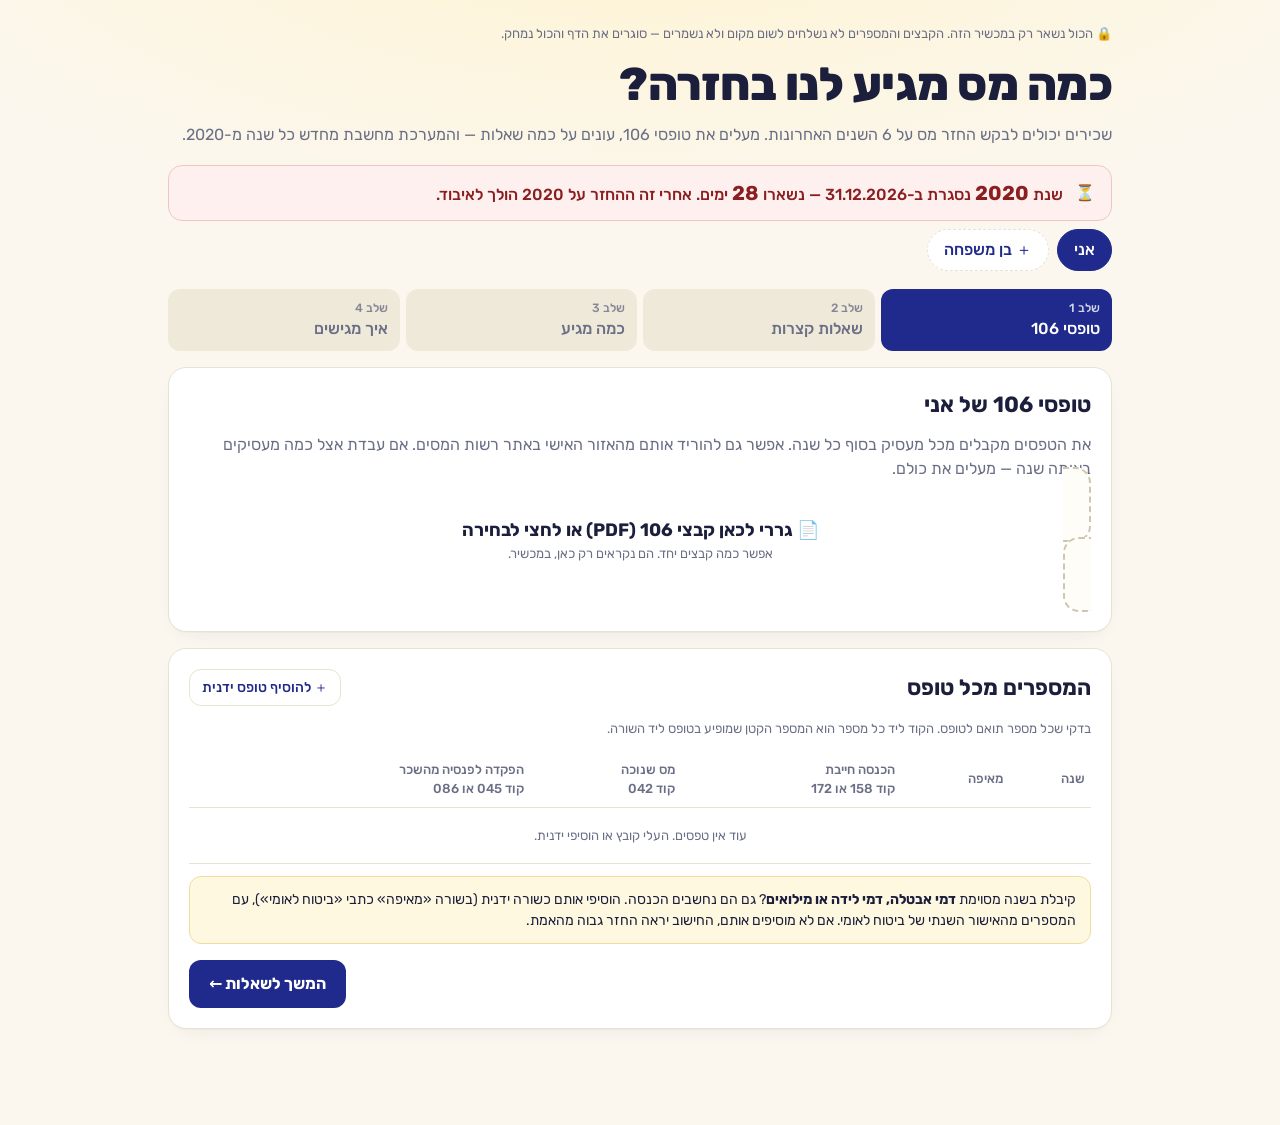
<file: refund.html>
<!DOCTYPE html>
<html lang="he" dir="rtl">
<head>
<meta charset="utf-8">
<meta name="viewport" content="width=device-width, initial-scale=1">
<meta name="robots" content="noindex">
<title>כמה מס מגיע לנו בחזרה?</title>
<link rel="preconnect" href="https://fonts.googleapis.com">
<link rel="preconnect" href="https://fonts.gstatic.com" crossorigin>
<link href="https://fonts.googleapis.com/css2?family=Rubik:wght@400;500;700;800&display=swap" rel="stylesheet">
<style>
:root{
  --bg:#fbf7ee; --card:#fff; --ink:#1b1f3b; --muted:#6b6f86; --line:#e8e2d3;
  --navy:#1f2a8c; --navy2:#2f3fc0; --gold:#f5b301; --gold2:#ffd65a; --teal:#38c6b0;
  --red:#d63b3b; --green:#1f9d63; --r:18px;
}
*{box-sizing:border-box}
html,body{margin:0}
body{font-family:Rubik,system-ui,sans-serif;background:var(--bg);color:var(--ink);line-height:1.5;
  background-image:radial-gradient(1200px 500px at 50% -120px,#fff3cf 0,transparent 70%)}
button,input,select{font:inherit;color:inherit}
.wrap{max-width:980px;margin:0 auto;padding:24px 18px 80px}
h1{font-size:clamp(28px,5vw,46px);font-weight:800;margin:6px 0 4px;letter-spacing:-.5px}
h2{font-size:22px;margin:0 0 12px;font-weight:700}
.sub{color:var(--muted);margin:0 0 18px}
.card{background:var(--card);border:1px solid var(--line);border-radius:var(--r);padding:20px;margin:16px 0;
  box-shadow:0 1px 0 rgba(0,0,0,.02),0 8px 24px -16px rgba(31,42,140,.18)}
.deadline{display:flex;gap:12px;align-items:center;background:#fff0f0;border:1px solid #f3c4c4;color:#8a1f1f;
  border-radius:14px;padding:12px 16px;font-weight:500}
.deadline b{font-size:20px}
.pill{display:inline-flex;align-items:center;gap:6px;border-radius:999px;padding:4px 12px;font-size:13px;font-weight:500}
.pill.red{background:var(--red);color:#fff}
.privacy{font-size:13px;color:var(--muted);display:flex;gap:6px;align-items:center}
/* people tabs */
.people{display:flex;gap:8px;flex-wrap:wrap;align-items:center;margin-top:8px}
.ptab{border:1px solid var(--line);background:#fff;border-radius:999px;padding:8px 16px;cursor:pointer;font-weight:500}
.ptab.on{background:var(--navy);border-color:var(--navy);color:#fff}
.ptab.add{border-style:dashed;color:var(--navy)}
/* steps */
.steps{display:flex;gap:6px;margin:18px 0 0;flex-wrap:wrap}
.step{flex:1;min-width:120px;border:none;background:#efe9da;border-radius:12px;padding:10px 12px;cursor:pointer;text-align:right;font-weight:500;color:var(--muted)}
.step b{display:block;font-size:12px;font-weight:500;opacity:.8}
.step.on{background:var(--navy);color:#fff}
.step.done{background:#dff4ef;color:#11624f}
.btn{border:none;border-radius:12px;padding:12px 20px;font-weight:700;cursor:pointer;background:var(--navy);color:#fff}
.btn:hover{background:var(--navy2)}
.btn.gold{background:var(--gold);color:#2a1d00}
.btn.gold:hover{background:var(--gold2)}
.btn.ghost{background:transparent;color:var(--navy);border:1px solid var(--line)}
.btn.sm{padding:7px 12px;font-size:14px;font-weight:500}
.row{display:flex;gap:10px;flex-wrap:wrap;align-items:center}
.right{margin-inline-start:auto}
/* upload */
.drop{border:2px dashed #cfc6ae;border-radius:16px;padding:26px;text-align:center;cursor:pointer;background:#fffdf7;transition:.2s}
.drop.over{border-color:var(--navy);background:#f1f3ff}
.drop .big{font-size:18px;font-weight:700}
.fan{display:flex;justify-content:center;gap:0;margin:18px 0 6px;min-height:0;perspective:900px;flex-wrap:wrap}
.f106{width:120px;background:#fff;border:1px solid var(--line);border-radius:10px;box-shadow:0 10px 20px -12px rgba(0,0,0,.35);
  margin:0 -14px;overflow:hidden;font-size:11px;animation:deal .6s cubic-bezier(.2,.9,.3,1.3) both}
.f106 .hd{background:var(--navy);color:#fff;padding:5px 8px;font-weight:700;display:flex;justify-content:space-between}
.f106 .hd.t{background:var(--teal)}
.f106 .bd{padding:6px 8px;line-height:1.6}
.f106 .bd span{color:var(--muted)}
@keyframes deal{from{opacity:0;transform:translateY(40px) rotate(-8deg) scale(.8)}to{opacity:1}}
/* tables */
table{width:100%;border-collapse:collapse}
th,td{padding:8px 6px;border-bottom:1px solid var(--line);text-align:right;vertical-align:middle}
th{font-size:13px;color:var(--muted);font-weight:500}
td input{width:100%;min-width:80px;border:1px solid var(--line);border-radius:8px;padding:7px 8px;background:#fff;direction:ltr;text-align:right}
td input:focus,.q input:focus,.q select:focus{outline:2px solid var(--navy2);outline-offset:1px}
.src{font-size:12px;color:var(--muted);max-width:160px;overflow:hidden;text-overflow:ellipsis;white-space:nowrap}
.warn{color:#9a5b00;font-size:13px}
.x{border:none;background:none;cursor:pointer;color:var(--muted);font-size:18px}
.yearhd td{background:#f6f2e7;font-weight:700}
/* questionnaire */
.q{display:grid;grid-template-columns:1fr;gap:6px;padding:14px 0;border-bottom:1px solid var(--line)}
.q:last-child{border-bottom:none}
.q label.t{font-weight:700}
.q .h{font-size:13px;color:var(--muted)}
.q input[type=number],.q input[type=month],.q select,.q input[type=text]{border:1px solid var(--line);border-radius:10px;padding:9px 10px;background:#fff;max-width:240px}
.seg{display:inline-flex;background:#efe9da;border-radius:12px;padding:3px;gap:3px;flex-wrap:wrap}
.seg button{border:none;background:transparent;padding:7px 14px;border-radius:9px;cursor:pointer;font-weight:500}
.seg button.on{background:#fff;box-shadow:0 1px 3px rgba(0,0,0,.12);color:var(--navy)}
.chips{display:flex;gap:6px;flex-wrap:wrap;align-items:center}
.chip{background:#eef0ff;color:var(--navy);border-radius:999px;padding:4px 6px 4px 12px;display:inline-flex;gap:6px;align-items:center}
.chip button{border:none;background:#fff;border-radius:50%;width:20px;height:20px;cursor:pointer;line-height:1}
.ygrid{display:grid;grid-template-columns:repeat(auto-fill,minmax(140px,1fr));gap:8px}
.ygrid label{font-size:13px;color:var(--muted);display:block}
.ygrid input{width:100%;border:1px solid var(--line);border-radius:10px;padding:8px;direction:ltr;text-align:right}
/* result */
.hero{text-align:center;padding:30px 16px 10px}
.hero .lbl{color:var(--muted);font-weight:500}
.total{font-size:clamp(54px,12vw,110px);font-weight:800;color:var(--ink);line-height:1;letter-spacing:-2px;direction:ltr;display:inline-block}
.total small{font-size:.55em;margin-left:10px}
.hero .note{font-size:15px;color:var(--muted);margin-top:8px}
.chart{position:relative;display:flex;align-items:flex-end;justify-content:space-around;gap:10px;height:340px;padding:40px 6px 0;margin-top:10px}
.col{flex:1;display:flex;flex-direction:column;align-items:center;justify-content:flex-end;height:100%;position:relative;max-width:120px}
.bar{width:100%;max-width:92px;position:relative;display:flex;flex-direction:column;justify-content:flex-end;height:0;transition:height 1s cubic-bezier(.2,.8,.2,1)}
.bar .ok{background:linear-gradient(180deg,var(--navy2),var(--navy));border-radius:0 0 10px 10px;height:100%;box-shadow:inset 0 2px 0 rgba(255,255,255,.15)}
.bar.none .ok{background:linear-gradient(180deg,#e4e5ee,#d3d5e3);border-radius:10px}
.bar .gold{background:linear-gradient(180deg,var(--gold2),var(--gold));height:0;border-radius:10px 10px 0 0;transition:height .9s cubic-bezier(.2,.9,.3,1.2);position:relative;
  box-shadow:0 0 0 rgba(245,179,1,0);}
.bar.glow .gold{box-shadow:0 0 30px 6px rgba(245,179,1,.45)}
.bar .tline{position:absolute;left:-6px;right:-6px;height:4px;border-radius:4px;background:var(--teal);opacity:0;transition:opacity .4s}
.bar.lined .tline{opacity:1}
.bar .amt{position:absolute;bottom:calc(100% + 6px);left:50%;transform:translateX(-50%) scale(.6);background:linear-gradient(180deg,var(--gold2),var(--gold));
  color:#3a2700;font-weight:800;border-radius:10px;padding:4px 10px;white-space:nowrap;opacity:0;transition:.4s cubic-bezier(.2,.9,.3,1.4);font-size:15px;direction:ltr}
.bar.show .amt{opacity:1;transform:translateX(-50%) scale(1)}
.bar .okl{position:absolute;bottom:calc(100% + 6px);left:50%;transform:translateX(-50%);color:var(--muted);font-weight:500;font-size:14px;white-space:nowrap}
.bar .neg{color:var(--red)}
.yr{margin-top:10px;font-weight:700;font-size:18px;color:#b98900}
.yr.dim{color:#9a9cb0}
.yr::after{content:"";display:block;width:34px;height:3px;background:currentColor;border-radius:3px;margin:3px auto 0;opacity:.8}
.closing{position:absolute;top:0;left:50%;transform:translateX(-50%);white-space:nowrap}
.fly106{position:absolute;left:0;top:0;width:128px;font-size:12px;white-space:nowrap;z-index:40;pointer-events:none;margin:0;animation:none}
.coin{position:fixed;width:26px;height:26px;border-radius:50%;pointer-events:none;z-index:50;
  background:radial-gradient(circle at 35% 30%,#fff6c2 0,#ffd84d 35%,#e7a800 75%,#b37f00 100%);
  box-shadow:0 2px 4px rgba(0,0,0,.25),inset 0 -2px 0 rgba(0,0,0,.15);color:#7a5200;font-weight:800;font-size:14px;display:grid;place-items:center}
.legend{display:flex;gap:16px;justify-content:center;flex-wrap:wrap;font-size:13px;color:var(--muted);margin-top:14px}
.legend i{display:inline-block;width:14px;height:10px;border-radius:3px;margin-left:6px;vertical-align:middle}
.detail td,.detail th{font-size:14px;direction:rtl}
.num,.detail .num{direction:ltr;text-align:right;white-space:nowrap}
.why{font-size:12px;color:var(--muted)}
.fam{display:grid;grid-template-columns:repeat(auto-fill,minmax(180px,1fr));gap:10px}
.fam div{background:#f6f2e7;border-radius:12px;padding:12px}
.fam b{font-size:22px;display:block;direction:ltr;text-align:right}
ol.how li{margin-bottom:10px}
.notice{background:#fff8e1;border:1px solid #f2dc9b;border-radius:12px;padding:12px 14px;font-size:14px}
.notice.bad{background:#fff0f0;border-color:#f3c4c4}
.hide{display:none!important}
.small{font-size:13px;color:var(--muted)}
@media (max-width:640px){
  .wrap{padding:16px 12px 60px}
  .chart{height:280px;gap:4px;padding-top:36px}
  .bar .amt{font-size:11px;padding:2px 5px}
  .detail{min-width:520px}
  .detail td,.detail th{font-size:13px}
  .yr{font-size:14px}
  .f106{width:96px;margin:0 -18px}
  .tbl-wrap{overflow-x:auto}
  td input{min-width:90px}
}
@media (prefers-reduced-motion:reduce){*{animation:none!important;transition:none!important}}
@media print{.steps,.people,.btn,.drop,#tabIn,#tabQ{display:none!important}body{background:#fff}}
</style>
</head>
<body>
<div class="wrap">
  <div class="privacy">🔒 הכול נשאר רק במכשיר הזה. הקבצים והמספרים לא נשלחים לשום מקום ולא נשמרים — סוגרים את הדף והכול נמחק.</div>
  <h1>כמה מס מגיע לנו בחזרה?</h1>
  <p class="sub">שכירים יכולים לבקש החזר מס על 6 השנים האחרונות. מעלים את טופסי 106, עונים על כמה שאלות — והמערכת מחשבת מחדש כל שנה מ-2020.</p>
  <div class="deadline" id="deadline"></div>

  <div class="people" id="people"></div>

  <div class="steps" id="steps">
    <button class="step" data-s="in"><b>שלב 1</b>טופסי 106</button>
    <button class="step" data-s="q"><b>שלב 2</b>שאלות קצרות</button>
    <button class="step" data-s="res"><b>שלב 3</b>כמה מגיע</button>
    <button class="step" data-s="how"><b>שלב 4</b>איך מגישים</button>
  </div>

  <!-- STEP 1 -->
  <section id="tabIn">
    <div class="card">
      <h2>טופסי 106 של <span class="pname"></span></h2>
      <p class="sub" style="margin-bottom:12px">את הטפסים מקבלים מכל מעסיק בסוף כל שנה. אפשר גם להוריד אותם מהאזור האישי באתר רשות המסים. אם עבדת אצל כמה מעסיקים באותה שנה — מעלים את כולם.</p>
      <label class="drop" id="drop">
        <input type="file" id="file" accept="application/pdf" multiple hidden>
        <div class="big">📄 גררי לכאן קבצי 106 (PDF) או לחצי לבחירה</div>
        <div class="small">אפשר כמה קבצים יחד. הם נקראים רק כאן, במכשיר.</div>
      </label>
      <div id="readMsg" class="small" style="margin-top:8px"></div>
      <div class="fan" id="fan"></div>
    </div>
    <div class="card">
      <div class="row"><h2 style="margin:0">המספרים מכל טופס</h2>
        <button class="btn sm ghost right" id="addRow">＋ להוסיף טופס ידנית</button></div>
      <p class="small">בדקי שכל מספר תואם לטופס. הקוד ליד כל מספר הוא המספר הקטן שמופיע בטופס ליד השורה.</p>
      <div class="tbl-wrap"><table id="rowsT">
        <thead><tr><th>שנה</th><th>מאיפה</th><th>הכנסה חייבת<br><span class="small">קוד 158 או 172</span></th><th>מס שנוכה<br><span class="small">קוד 042</span></th><th>הפקדה לפנסיה מהשכר<br><span class="small">קוד 045 או 086</span></th><th></th></tr></thead>
        <tbody></tbody>
      </table></div>
      <div class="notice" style="margin-top:12px">קיבלת בשנה מסוימת <b>דמי אבטלה, דמי לידה או מילואים</b>? גם הם נחשבים הכנסה. הוסיפי אותם כשורה ידנית (בשורה «מאיפה» כתבי «ביטוח לאומי»), עם המספרים מהאישור השנתי של ביטוח לאומי. אם לא מוסיפים אותם, החישוב יראה החזר גבוה מהאמת.</div>
      <div class="row" style="margin-top:16px"><button class="btn right" data-go="q">המשך לשאלות ←</button></div>
    </div>
  </section>

  <!-- STEP 2 -->
  <section id="tabQ" class="hide">
    <div class="card">
      <h2>כמה שאלות על <span class="pname"></span></h2>
      <p class="small">כל «כן» כאן יכול להגדיל את ההחזר. המעסיק בדרך כלל לא יודע על הדברים האלה, ולכן לא התחשב בהם.</p>
      <div class="q"><label class="t">שם</label><input type="text" id="qName" maxlength="20"></div>
      <div class="q"><label class="t">מין</label>
        <div class="seg" id="qGender"><button data-v="f">אישה</button><button data-v="m">גבר</button></div>
        <div class="h">אישה מקבלת חצי נקודת זיכוי נוספת.</div></div>
      <div class="q"><label class="t">ילדים — שנת הלידה של כל ילד</label>
        <div class="chips" id="qKids"></div>
        <div class="row"><input type="number" id="qKidY" placeholder="למשל 2016" min="1995" max="2025" style="max-width:140px"><button class="btn sm ghost" id="qKidAdd">＋ להוסיף ילד</button></div>
        <div class="h">ילדים עד גיל 18. ההטבה גדולה במיוחד מ-2024: מקבלים עד 4.5 נקודות לכל ילד עד גיל 3.</div></div>
      <div class="q" id="qAllowWrap"><label class="t">מי מקבל את קצבת הילדים מביטוח לאומי?</label>
        <div class="seg" id="qAllow"><button data-v="1">אני</button><button data-v="0">בן/בת הזוג</button></div>
        <div class="h">ההורה שמקבל את הקצבה (בדרך כלל האמא) מקבל יותר נקודות על ילדים מגיל 6.</div></div>
      <div class="q"><label class="t">הורה יחיד? (גר/ה לבד עם הילדים)</label>
        <div class="seg" id="qSingle"><button data-v="0">לא</button><button data-v="1">כן</button></div></div>
      <div class="q"><label class="t">תואר אקדמי שהסתיים מ-2019 והלאה</label>
        <div class="row"><select id="qDeg"><option value="">אין</option><option value="ba">תואר ראשון</option><option value="ma">תואר שני</option></select>
          <input type="number" id="qDegY" placeholder="שנת הסיום" min="2015" max="2025" style="max-width:140px"></div>
        <div class="h">בשנה שאחרי הסיום: תואר ראשון — נקודה שלמה, תואר שני — חצי נקודה. יש תואר ראשון וגם שני? בחרי את האחרון וכתבי את השני בהערה לרואה החשבון.</div></div>
      <div class="q"><label class="t">שחרור מצבא / שירות לאומי מ-2017 והלאה</label>
        <div class="row"><input type="month" id="qArmy" min="2017-01" max="2025-12">
          <select id="qArmyFull"><option value="1">שירות מלא (לפחות 22–23 חודשים)</option><option value="0">שירות קצר יותר (לפחות שנה)</option></select></div>
        <div class="h">עד 3 שנים אחרי השחרור מקבלים 2 נקודות (או נקודה אחת בשירות קצר).</div></div>
      <div class="q"><label class="t">תרומות לעמותות עם סעיף 46 (סכום לשנה)</label>
        <div class="ygrid" id="qDon"></div>
        <div class="h">35% מהתרומות חוזרים. צריך קבלות. מספיק להכניס מספר משוער כדי לראות את הכיוון.</div></div>
      <div class="q"><label class="t">ביטוח חיים פרטי שמשלמים לבד, לא דרך העבודה (סכום לשנה)</label>
        <div class="ygrid" id="qLife"></div>
        <div class="h">25% מהפרמיה חוזרים. צריך אישור שנתי מחברת הביטוח.</div></div>
      <div class="q"><label class="t">עוד דברים שהמחשבון <u>לא</u> מחשב (סמני אם יש)</label>
        <div class="chips" id="qOther"></div>
        <div class="h">אם סימנת משהו כאן — ההחזר האמיתי כנראה גבוה יותר, וכדאי להגיש בכל מקרה.</div></div>
      <div class="row" style="margin-top:16px"><button class="btn ghost" data-go="in">→ חזרה</button><button class="btn gold right" data-go="res">💰 תראו לי כמה מגיע</button></div>
    </div>
  </section>

  <!-- STEP 3 -->
  <section id="tabRes" class="hide">
    <div class="card">
      <div class="hero">
        <div class="lbl" id="resLbl"></div>
        <div class="total" id="total">0 <small>₪</small></div>
        <div class="note" id="resNote"></div>
      </div>
      <div class="chart" id="chart"></div>
      <div class="legend"><span><i style="background:var(--navy)"></i>המס שהיה צריך לשלם</span><span><i style="background:var(--gold)"></i>שולם יותר מדי — חוזר אלייך</span><span><i style="background:var(--teal)"></i>הקו הנכון</span><span><i style="background:#d8dae6"></i>אין החזר בשנה הזו</span></div>
      <div class="row" style="justify-content:center;margin-top:16px"><button class="btn ghost sm" id="replay">▶ שוב את האנימציה</button></div>
    </div>
    <div class="card" id="famCard"><h2>כל המשפחה</h2><div class="fam" id="fam"></div></div>
    <div class="card">
      <h2>פירוט לכל שנה</h2>
      <div class="tbl-wrap"><table class="detail" id="detT"></table></div>
      <p class="small" style="margin-top:10px">החישוב לפי מדרגות המס ושווי נקודת הזיכוי של כל שנה. זו הערכה טובה, לא החלטה של רשות המסים. הסכום הסופי נקבע אחרי ההגשה, ויש שם גם ריבית והצמדה, כך שבדרך כלל מקבלים קצת יותר.</p>
    </div>
    <div class="row"><button class="btn ghost" data-go="q">→ לתקן תשובות</button><button class="btn right" data-go="how">איך מגישים ←</button></div>
  </section>

  <!-- STEP 4 -->
  <section id="tabHow" class="hide">
    <div class="card">
      <h2>איך מגישים בלי לשלם לאף אחד</h2>
      <p>מגישים לבד ובחינם, באינטרנט. חברות להחזרי מס לוקחות 15%–25% מההחזר, על אותו טופס בדיוק.</p>
      <ol class="how">
        <li><b>נכנסים לאזור האישי באתר רשות המסים.</b> בגוגל: «רשות המסים אזור אישי». הכניסה עם תעודת זהות וקוד שמגיע לטלפון.</li>
        <li><b>בוחרים «בקשה להחזר מס» (טופס 135) או «דוח שנתי למקבלי משכורת».</b> כל שנה מגישים בנפרד. מתחילים מ-<b id="howFirst">2020</b> — היא נסגרת ראשונה.</li>
        <li><b>ממלאים את המספרים מה-106</b> בדיוק כמו בטבלה שבשלב 1. לכל מעסיק — שורה נפרדת.</li>
        <li><b>מסמנים את מה שעניתם «כן» בשאלות</b> ומצרפים צילום: אישור על תואר, תעודת שחרור, קבלות על תרומות, אישור ביטוח חיים. על ילדים לא צריך מסמך.</li>
        <li><b>שולחים.</b> הכסף מגיע לחשבון הבנק תוך כ-3 חודשים. אם מתעכב יותר — מוסיפים לו ריבית.</li>
      </ol>
      <div class="notice" id="howWarn"></div>
      <h2 style="margin-top:20px">מה להכין לכל שנה</h2>
      <div id="howList"></div>
      <div class="row" style="margin-top:14px"><button class="btn ghost sm" onclick="print()">🖨 הדפסה / שמירה כ-PDF</button></div>
    </div>
  </section>
</div>

<script>
'use strict';
/* ---------- tax rules per year (Israel, resident individual, salaried) ---------- */
const YEARS=[2020,2021,2022,2023,2024,2025];
const RULES={
  2020:{b:[75960,108960,174960,243120,505920],sur:651600,pt:2628,cap:8700,don:190},
  2021:{b:[75480,108360,173880,241680,502920],sur:647640,pt:2616,cap:8700,don:190},
  2022:{b:[77400,110880,178080,247440,514920],sur:663240,pt:2676,cap:8900,don:190},
  2023:{b:[81480,116760,187440,260520,542160],sur:698280,pt:2820,cap:9700,don:200},
  2024:{b:[84120,120720,193800,269280,560280],sur:721560,pt:2904,cap:9700,don:207},
  2025:{b:[84120,120720,193800,269280,560280],sur:721560,pt:2904,cap:9700,don:207}
};
const RATES=[.10,.14,.20,.31,.35,.47];
function bracketTax(y,inc){
  const b=RULES[y].b;let t=0,prev=0;
  for(let i=0;i<RATES.length;i++){const top=i<b.length?b[i]:Infinity;if(inc>prev){t+=(Math.min(inc,top)-prev)*RATES[i]}prev=top}
  if(inc>RULES[y].sur)t+=(inc-RULES[y].sur)*.03;
  return t;
}
/* child credit points by year & age. recv = the parent who gets the child allowance */
function kidPts(y,age,recv){
  if(age<0||age>18)return 0;
  if(age===18)return recv?.5:0;
  if(y>=2024){
    if(age===0)return 2.5; if(age<=2)return 4.5; if(age===3)return 3.5; if(age<=5)return 2.5;
  }else{
    if(age===0)return 1.5; if(age<=5)return 2.5;
  }
  if(age<=12)return recv?(y>=2022?2:1):(y>=2022?1:0);
  return recv?1:0;
}
function armyPts(y,p){
  if(!p.army)return 0;const [ay,am]=p.army.split('-').map(Number);
  const start=ay*12+am; /* first month after discharge = start (am is 1-based -> next month index) */
  let m=0;for(let k=1;k<=12;k++){const idx=y*12+k-1;if(idx>=start&&idx<start+36)m++}
  return (p.armyFull?2:1)*m/12;
}
function calcYear(p,y){
  const rows=p.rows.filter(r=>r.y===y);
  const inc=rows.reduce((s,r)=>s+(+r.inc||0),0), paid=rows.reduce((s,r)=>s+(+r.tax||0),0), pen=rows.reduce((s,r)=>s+(+r.pen||0),0);
  if(!rows.length)return null;
  const R=RULES[y];const why=[];
  let pts=2.25;if(p.g==='f')pts+=.5;
  let kp=0;p.kids.forEach(by=>kp+=kidPts(y,y-by,p.recv));
  if(kp)why.push(`ילדים ${fmtPts(kp)}`);pts+=kp;
  if(p.single&&p.kids.some(by=>y-by>=0&&y-by<=18)){pts+=1;why.push('הורה יחיד 1')}
  if(p.deg&&+p.degY===y-1){const d=p.deg==='ba'?1:.5;pts+=d;why.push(`תואר ${fmtPts(d)}`)}
  const ap=armyPts(y,p);if(ap){pts+=ap;why.push(`שחרור ${fmtPts(ap)}`)}
  const gross=bracketTax(y,inc);
  const ptsCredit=pts*R.pt;
  const penCredit=.35*Math.min(pen,.07*Math.min(inc,R.cap*12));
  let don=+p.don[y]||0;const donCredit=don>=R.don?.35*Math.min(don,.3*inc):0;
  if(donCredit)why.push('תרומות');
  const life=+p.life[y]||0;const lifeCredit=.25*life; if(lifeCredit)why.push('ביטוח חיים');
  const due=Math.max(0,gross-ptsCredit-penCredit-donCredit-lifeCredit);
  return {y,inc,paid,due,ref:paid-due,pts,why,n:rows.length};
}
/* ---------- state ---------- */
let uid=1;
function newPerson(name){return {id:uid++,name,g:'f',recv:true,single:false,kids:[],deg:'',degY:'',army:'',armyFull:true,don:{},life:{},other:[],rows:[]}}
const S={people:[newPerson('אני')],cur:0,tab:'in'};
const P=()=>S.people[S.cur];
const OTHER=['עולה חדש/ה או תושב/ת חוזר/ת','גרתי ביישוב שמקבל הנחה במס (למשל בצפון / בדרום / עוטף עזה)','משכתי כסף מפיצויים או מקופת גמל','הפסד או רווח בבורסה','נכות או ילד עם נכות','משלם/ת מזונות','בן/בת זוג לא עבד/ה בשנה מסוימת'];

/* ---------- helpers ---------- */
const $=s=>document.querySelector(s), $$=s=>[...document.querySelectorAll(s)];
const nf=new Intl.NumberFormat('he-IL',{maximumFractionDigits:0});
const fmt=n=>nf.format(Math.round(n));
const fmtPts=n=>(Math.round(n*100)/100).toString();
const esc=s=>String(s??'').replace(/[&<>"]/g,c=>({'&':'&amp;','<':'&lt;','>':'&gt;','"':'&quot;'}[c]));
const num=v=>{const n=parseFloat(String(v).replace(/[^\d.\-]/g,''));return isFinite(n)?n:0};

/* ---------- deadline ---------- */
(function(){
  const today=new Date();const end=new Date(2026,11,31,23,59);
  const days=Math.ceil((end-today)/864e5);
  if(today.getFullYear()===2026&&days>0)
    $('#deadline').innerHTML=`⏳ <span>שנת <b>2020</b> נסגרת ב-31.12.2026 — נשארו <b>${days}</b> ימים. אחרי זה ההחזר על 2020 הולך לאיבוד.</span>`;
  else $('#deadline').classList.add('hide');
})();

/* ---------- people ---------- */
function renderPeople(){
  $('#people').innerHTML=S.people.map((p,i)=>`<button class="ptab ${i===S.cur?'on':''}" data-i="${i}">${esc(p.name)}</button>`).join('')+
    `<button class="ptab add" id="addP">＋ בן משפחה</button>`+(S.people.length>1?`<button class="ptab" id="delP" title="להסיר את ${esc(P().name)}">🗑</button>`:'');
  $$('#people .ptab[data-i]').forEach(b=>b.onclick=()=>{S.cur=+b.dataset.i;renderAll()});
  $('#addP').onclick=()=>{S.people.push(newPerson('בן משפחה '+S.people.length));S.cur=S.people.length-1;go('q')};
  const d=$('#delP');if(d)d.onclick=()=>{if(confirm('להסיר את '+P().name+'?')){S.people.splice(S.cur,1);S.cur=0;renderAll()}};
  $$('.pname').forEach(e=>e.textContent=P().name);
}

/* ---------- step nav ---------- */
function go(t){S.tab=t;renderAll();window.scrollTo({top:$('#steps').offsetTop-10,behavior:'smooth'});if(t==='res')setTimeout(animate,250)}
$$('#steps .step').forEach(b=>b.onclick=()=>go(b.dataset.s));
document.addEventListener('click',e=>{const g=e.target.closest('[data-go]');if(g)go(g.dataset.go)});
function renderSteps(){
  const order=['in','q','res','how'];
  $$('#steps .step').forEach(b=>{const i=order.indexOf(b.dataset.s);b.classList.toggle('on',b.dataset.s===S.tab);b.classList.toggle('done',i<order.indexOf(S.tab))});
  $('#tabIn').classList.toggle('hide',S.tab!=='in');$('#tabQ').classList.toggle('hide',S.tab!=='q');
  $('#tabRes').classList.toggle('hide',S.tab!=='res');$('#tabHow').classList.toggle('hide',S.tab!=='how');
}

/* ---------- step 1: rows ---------- */
function renderRows(){
  const p=P();const tb=$('#rowsT tbody');
  if(!p.rows.length){tb.innerHTML=`<tr><td colspan="6" class="small" style="text-align:center;padding:18px">עוד אין טפסים. העלי קובץ או הוסיפי ידנית.</td></tr>`;renderFan();return}
  p.rows.sort((a,b)=>a.y-b.y);
  tb.innerHTML=p.rows.map((r,i)=>`<tr>
    <td><select data-i="${i}" data-k="y">${YEARS.map(y=>`<option ${y===r.y?'selected':''}>${y}</option>`).join('')}</select></td>
    <td><input data-i="${i}" data-k="src" value="${esc(r.src)}" style="direction:rtl;min-width:110px"></td>
    <td><input data-i="${i}" data-k="inc" inputmode="decimal" value="${r.inc?fmt(r.inc):''}"></td>
    <td><input data-i="${i}" data-k="tax" inputmode="decimal" value="${r.tax?fmt(r.tax):''}"></td>
    <td><input data-i="${i}" data-k="pen" inputmode="decimal" value="${r.pen?fmt(r.pen):''}"></td>
    <td><button class="x" data-del="${i}" title="למחוק">×</button></td></tr>
    ${r.warn?`<tr><td></td><td colspan="5" class="warn">⚠ ${esc(r.warn)}</td></tr>`:''}`).join('');
  tb.querySelectorAll('[data-k]').forEach(el=>el.onchange=()=>{const r=p.rows[+el.dataset.i];const k=el.dataset.k;
    r[k]=k==='y'?+el.value:k==='src'?el.value:num(el.value);r.warn='';renderRows()});
  tb.querySelectorAll('[data-del]').forEach(b=>b.onclick=()=>{p.rows.splice(+b.dataset.del,1);renderRows()});
  renderFan();
}
$('#addRow').onclick=()=>{const used=P().rows.map(r=>r.y);const y=YEARS.find(y=>!used.includes(y))||2025;P().rows.push({y,src:'ידני',inc:0,tax:0,pen:0});renderRows()};
function renderFan(){
  const rows=P().rows;
  $('#fan').innerHTML=rows.map((r,i)=>`<div class="f106" style="animation-delay:${i*90}ms;transform:rotate(${(i-(rows.length-1)/2)*4}deg) translateY(${Math.abs(i-(rows.length-1)/2)*6}px)">
    <div class="hd ${i%3===2?'t':''}"><span>${r.y}</span><span>106</span></div>
    <div class="bd"><span>158</span> ${fmt(r.inc)}<br><span>042</span> ${fmt(r.tax)}</div></div>`).join('');
}

/* ---------- PDF reading (pdf.js, runs only in the browser) ---------- */
let pdfjsReady=null;
function loadPdfJs(){
  if(pdfjsReady)return pdfjsReady;
  pdfjsReady=new Promise((ok,bad)=>{const s=document.createElement('script');
    s.src='https://cdnjs.cloudflare.com/ajax/libs/pdf.js/3.11.174/pdf.min.js';
    s.onload=()=>{pdfjsLib.GlobalWorkerOptions.workerSrc='https://cdnjs.cloudflare.com/ajax/libs/pdf.js/3.11.174/pdf.worker.min.js';ok()};
    s.onerror=()=>{pdfjsReady=null;bad(new Error('load'))};document.head.appendChild(s)});
  return pdfjsReady;
}
async function pdfLines(buf){
  const doc=await pdfjsLib.getDocument({data:buf}).promise;const pages=[];
  for(let n=1;n<=doc.numPages;n++){
    const pg=await doc.getPage(n);const tc=await pg.getTextContent();
    const items=tc.items.filter(it=>it.str&&it.str.trim()).map(it=>({s:it.str.trim(),x:it.transform[4],y:it.transform[5]}));
    items.sort((a,b)=>b.y-a.y);
    const lines=[];for(const it of items){let L=lines.find(l=>Math.abs(l.y-it.y)<4);if(!L){L={y:it.y,items:[]};lines.push(L)}L.items.push(it)}
    lines.forEach(l=>l.items.sort((a,b)=>b.x-a.x));
    pages.push(lines);
  }
  return pages;
}
const MONEY=/^-?\d{1,3}(,\d{3})+(\.\d{1,2})?$|^-?\d+(\.\d{1,2})?$/;
function amountsOn(line,codes){
  const toks=[];line.items.forEach(it=>it.s.split(/\s+/).forEach(t=>toks.push(t.replace(/[₪]/g,''))));
  return toks.filter(t=>MONEY.test(t)&&!codes.includes(t.replace(/^0+/,''))&&!codes.includes(t)).map(num).filter(v=>!(v>=2015&&v<=2030&&Number.isInteger(v)));
}
function findField(pages,codes){
  /* returns largest amount on a line containing one of the codes as a standalone token */
  let best=null;
  const re=new RegExp('(^|[^\\d,.])('+codes.join('|')+')(?![\\d,.])');
  for(const lines of pages)for(const l of lines){
    const txt=l.items.map(i=>i.s).join(' ');
    if(!re.test(txt))continue;
    const am=amountsOn(l,codes.concat(codes.map(c=>c.replace(/^0+/,''))));
    const v=am.length?Math.max(...am):null;
    if(v!=null&&(best==null||v>best))best=v;
  }
  return best;
}
function findYear(pages){
  const cnt={};
  for(const lines of pages)for(const l of lines){const t=l.items.map(i=>i.s).join(' ');
    const m=t.match(/(?:שנת\s*(?:ה)?מס|לשנת|שנת)\D{0,12}(20[12]\d)/);if(m)cnt[m[1]]=(cnt[m[1]]||0)+5;
    (t.match(/\b20[12]\d\b/g)||[]).forEach(y=>cnt[y]=(cnt[y]||0)+1)}
  const ys=Object.entries(cnt).filter(([y])=>YEARS.includes(+y)).sort((a,b)=>b[1]-a[1]);
  return ys.length?+ys[0][0]:null;
}
async function readFiles(files){
  const msg=$('#readMsg');msg.textContent='קוראת את הקבצים…';
  try{await loadPdfJs()}catch(e){msg.innerHTML='<span class="warn">לא הצלחתי לטעון את קורא הקבצים (אין אינטרנט?). אפשר להכניס את המספרים ידנית.</span>';return}
  let ok=0,bad=[];
  for(const f of files){
    try{
      const pages=await pdfLines(await f.arrayBuffer());
      const hasText=pages.some(ls=>ls.length>3);
      if(!hasText){bad.push(f.name+' (סריקה/תמונה — צריך להקליד ידנית)');P().rows.push({y:2025,src:f.name,inc:0,tax:0,pen:0,warn:'זה קובץ סרוק, אז לא יכולתי לקרוא אותו. הקלידי את המספרים מהטופס.'});continue}
      const y=findYear(pages);let inc=findField(pages,['158','172']);let tax=findField(pages,['042']);let pen=findField(pages,['045','086']);
      if(inc==null||tax==null){ /* some payroll programs (e.g. the one Pastel uses) store digits shifted by one character in the PDF text: 143,220 is stored as 032+11/ */
        const dec=pages.map(ls=>ls.map(l=>({y:l.y,items:l.items.map(i=>({...i,s:i.s.replace(/[\x21-\x5c]/g,c=>String.fromCharCode(c.charCodeAt(0)+1))}))})));
        const i2=findField(dec,['158','172']),t2=findField(dec,['042']);
        if(i2!=null&&t2!=null){inc=i2;tax=t2;pen=findField(dec,['045','086'])}
      }
      const w=[];if(!y)w.push('לא מצאתי את השנה');if(inc==null)w.push('לא מצאתי הכנסה (158/172)');if(tax==null)w.push('לא מצאתי מס (042)');
      P().rows.push({y:y||2025,src:f.name,inc:inc||0,tax:tax||0,pen:pen||0,warn:w.length?w.join(' · ')+' — השלימי ידנית':'נקרא אוטומטית — בדקי מול הטופס'});
      ok++;
    }catch(e){bad.push(f.name)}
  }
  msg.innerHTML=`נקראו ${ok} קבצים.`+(bad.length?` <span class="warn">בעיה בקבצים: ${bad.map(esc).join(', ')}</span>`:'');
  renderRows();
}
const drop=$('#drop'),fileIn=$('#file');
fileIn.onchange=()=>{readFiles([...fileIn.files]);fileIn.value=''};
['dragenter','dragover'].forEach(ev=>drop.addEventListener(ev,e=>{e.preventDefault();drop.classList.add('over')}));
['dragleave','drop'].forEach(ev=>drop.addEventListener(ev,e=>{e.preventDefault();drop.classList.remove('over')}));
drop.addEventListener('drop',e=>{const fs=[...e.dataTransfer.files].filter(f=>/pdf$/i.test(f.type)||/\.pdf$/i.test(f.name));if(fs.length)readFiles(fs)});

/* ---------- step 2: questionnaire ---------- */
function seg(id,val,on){const el=$(id);el.querySelectorAll('button').forEach(b=>{b.classList.toggle('on',b.dataset.v===String(val));b.onclick=()=>{on(b.dataset.v);renderQ()}})}
function renderQ(){
  const p=P();
  $('#qName').value=p.name;$('#qName').oninput=e=>{p.name=e.target.value||'בלי שם';renderPeople()};
  seg('#qGender',p.g,v=>{p.g=v;p.recv=v==='f'});
  seg('#qAllow',p.recv?1:0,v=>p.recv=v==='1');
  seg('#qSingle',p.single?1:0,v=>p.single=v==='1');
  $('#qAllowWrap').classList.toggle('hide',!p.kids.length);
  $('#qKids').innerHTML=p.kids.map((y,i)=>`<span class="chip">ילד/ה ${y}<button data-k="${i}" title="להסיר">×</button></span>`).join('')||'<span class="small">אין ילדים ברשימה</span>';
  $$('#qKids [data-k]').forEach(b=>b.onclick=()=>{p.kids.splice(+b.dataset.k,1);renderQ()});
  $('#qKidAdd').onclick=()=>{const y=+$('#qKidY').value;if(y>=1995&&y<=2025){p.kids.push(y);p.kids.sort();$('#qKidY').value='';renderQ()}else $('#qKidY').focus()};
  $('#qKidY').onkeydown=e=>{if(e.key==='Enter')$('#qKidAdd').click()};
  $('#qDeg').value=p.deg;$('#qDeg').onchange=e=>p.deg=e.target.value;
  $('#qDegY').value=p.degY;$('#qDegY').onchange=e=>p.degY=e.target.value;
  $('#qArmy').value=p.army;$('#qArmy').onchange=e=>p.army=e.target.value;
  $('#qArmyFull').value=p.armyFull?'1':'0';$('#qArmyFull').onchange=e=>p.armyFull=e.target.value==='1';
  const yg=(id,obj)=>{$(id).innerHTML=YEARS.map(y=>`<div><label>${y}</label><input inputmode="decimal" data-y="${y}" value="${obj[y]?fmt(obj[y]):''}" placeholder="0"></div>`).join('');
    $(id).querySelectorAll('input').forEach(i=>i.onchange=()=>{obj[i.dataset.y]=num(i.value)})};
  yg('#qDon',p.don);yg('#qLife',p.life);
  $('#qOther').innerHTML=OTHER.map((o,i)=>`<button class="ptab ${p.other.includes(i)?'on':''}" data-o="${i}" style="font-size:14px;padding:6px 12px">${o}</button>`).join('');
  $$('#qOther [data-o]').forEach(b=>b.onclick=()=>{const i=+b.dataset.o;p.other=p.other.includes(i)?p.other.filter(x=>x!==i):p.other.concat(i);renderQ()});
}

/* ---------- step 3: results ---------- */
function results(p){return YEARS.map(y=>calcYear(p,y)||{y,empty:true})}
function renderRes(){
  const p=P();const res=results(p);
  const pos=res.filter(r=>!r.empty&&r.ref>50);
  const total=pos.reduce((s,r)=>s+r.ref,0);
  $('#total').dataset.v=Math.round(total);
  const hasRows=res.some(r=>!r.empty);
  $('#resLbl').textContent=hasRows?`ההערכה ל${p.name} · ${pos.length===1?'שנה אחת':pos.length+' שנים'} עם החזר`:'';
  $('#resNote').innerHTML=!hasRows?'עוד לא הוכנסו טופסי 106. <a href="#" data-go="in">חזרה לשלב 1</a>':
    total>0?(p.other.length?'וזה בלי הדברים שסימנת בשאלות, שעשויים להגדיל עוד':'הסכום מגיע לחשבון הבנק תוך כ-3 חודשים מההגשה'):'לפי המספרים שהוכנסו, לא שילמת מס מיותר.';
  const max=Math.max(1,...res.filter(r=>!r.empty).map(r=>Math.max(r.paid,r.due)));
  const showClose=new Date()<new Date(2027,0,1);
  $('#chart').innerHTML=res.map(r=>{
    if(r.empty)return `<div class="col"><div class="bar none" data-h="0"></div><div class="yr dim">${r.y}</div><div class="small">אין 106</div></div>`;
    const has=r.ref>50;
    const top=Math.max(r.paid,r.due)/max, okH=has?r.due/Math.max(r.paid,1):1;
    return `<div class="col">${r.y===2020&&showClose&&has?'<span class="pill red closing">נסגר 31.12</span>':''}
      <div class="bar ${has?'':'none'}" data-y="${r.y}" data-inc="${Math.round(r.inc)}" data-paid="${Math.round(r.paid)}" data-h="${(top*100).toFixed(1)}" data-gold="${has?((1-okH)*100).toFixed(1):0}" data-ref="${Math.round(r.ref)}">
        ${has?`<div class="amt">+${fmt(r.ref)}</div><div class="gold"></div>`:`<div class="okl ${r.ref<-50?'neg':''}">${r.ref<-50?'אל תגישי':'תקין'}</div>`}
        <div class="ok" style="${has?`height:${(okH*100).toFixed(1)}%`:''}"></div>
        ${has?`<div class="tline" style="bottom:${(okH*100).toFixed(1)}%"></div>`:''}
      </div><div class="yr ${has?'':'dim'}">${r.y}</div></div>`}).join('');
  /* detail table */
  $('#detT').innerHTML=`<tr><th>שנה</th><th>הכנסה</th><th>מס ששולם</th><th>המס הנכון</th><th>ההפרש</th></tr>`+
    res.map(r=>r.empty?`<tr><td>${r.y}</td><td colspan="4" class="small">לא הוכנס 106</td></tr>`:
    `<tr><td><b>${r.y}</b>${r.n>1?`<div class="why">${r.n} מעסיקים</div>`:''}</td><td class="num">${fmt(r.inc)}</td><td class="num">${fmt(r.paid)}</td>
     <td class="num">${fmt(r.due)}<div class="why" style="direction:rtl">${fmtPts(r.pts)} נקודות${r.why.length?' · '+r.why.join(' · '):''}</div></td>
     <td class="num" style="color:${r.ref>50?'var(--green)':r.ref<-50?'var(--red)':'inherit'};font-weight:700">${r.ref>50?'+'+fmt(r.ref):r.ref<-50?fmt(r.ref):'—'}</td></tr>`).join('');
  /* family */
  const fam=S.people.map(q=>({n:q.name,t:results(q).filter(r=>!r.empty&&r.ref>50).reduce((s,r)=>s+r.ref,0)}));
  $('#famCard').classList.toggle('hide',S.people.length<2);
  $('#fam').innerHTML=fam.map(f=>`<div>${esc(f.n)}<b>${fmt(f.t)} ₪</b></div>`).join('')+`<div style="background:#fff3cf">סה״כ למשפחה<b>${fmt(fam.reduce((s,f)=>s+f.t,0))} ₪</b></div>`;
}
let animT=[];
function animate(){
  animT.forEach(clearTimeout);animT=[];$$('.coin,.fly106').forEach(c=>c.remove());
  const bars=$$('#chart .bar');const tot=$('#total');const target=+tot.dataset.v||0;
  const reduce=matchMedia('(prefers-reduced-motion: reduce)').matches;
  bars.forEach(b=>{b.style.height='0';b.classList.remove('show','lined','glow');const g=b.querySelector('.gold');if(g)g.style.height='0'});
  setCount(0);
  const later=(f,ms)=>animT.push(setTimeout(f,reduce?0:ms));
  /* phase 1: the 106 forms are dealt in an arc, then each one flies down and becomes its year's bar */
  const withData=bars.filter(b=>b.dataset.y);
  const off=(!reduce&&withData.length)?dealCards(withData,later):0;
  bars.forEach((b,i)=>later(()=>{b.style.height=b.dataset.h+'%'},off+120+i*110));
  bars.forEach(b=>later(()=>b.classList.add('lined'),off+1100));
  const golden=bars.filter(b=>+b.dataset.gold>0);
  let run=0;
  golden.forEach((b,i)=>{
    const t=off+1500+i*650;
    later(()=>{if(!reduce)rainCoins(b,Math.min(14,4+Math.round(+b.dataset.ref/400)))},t);
    later(()=>{b.querySelector('.gold').style.height=b.dataset.gold+'%';b.classList.add('glow')},t+450);
    later(()=>{b.classList.add('show');run+=+b.dataset.ref;countTo(run)},t+700);
    later(()=>b.classList.remove('glow'),t+1600);
  });
  if(!golden.length)later(()=>countTo(target),off+1200);
  else later(()=>countTo(target),off+1500+golden.length*650+900);
}
function dealCards(list,later){
  const ch=$('#chart').getBoundingClientRect();const sx=scrollX,sy=scrollY;
  const n=list.length,mid=(n-1)/2,gap=n>1?Math.min(96,(ch.width-130)/(n-1)):0;
  const cx=ch.left+ch.width/2-64,cy=ch.top+ch.height*.22;
  list.forEach((b,i)=>{
    const c=document.createElement('div');c.className='f106 fly106';
    c.innerHTML=`<div class="hd ${i%3===2?'t':''}"><span>${b.dataset.y}</span><span>טופס 106</span></div><div class="bd"><span>158</span> ${fmt(b.dataset.inc)}<br><span>042</span> ${fmt(b.dataset.paid)}</div>`;
    c.style.opacity='0';document.body.appendChild(c);
    const k=i-mid,x=cx-k*gap+sx,y=cy+k*k*5+sy,rot=-k*5;
    const br=b.parentElement.getBoundingClientRect();
    const ex=br.left+br.width/2-64+sx, ey=ch.bottom-70+sy;
    later(()=>c.animate([{transform:`translate(${x}px,${y+180}px) rotate(${rot-14}deg) scale(.7)`,opacity:0},{transform:`translate(${x}px,${y}px) rotate(${rot}deg) scale(1)`,opacity:1}],
      {duration:650,easing:'cubic-bezier(.2,.9,.3,1.25)',fill:'forwards'}),i*90);
    later(()=>{const a=c.animate([{transform:`translate(${x}px,${y}px) rotate(${rot}deg) scale(1)`,opacity:1},{transform:`translate(${ex}px,${ey}px) rotate(0deg) scale(.55,.3)`,opacity:0}],
      {duration:520,easing:'cubic-bezier(.6,0,.4,1)',fill:'forwards'});a.onfinish=()=>c.remove()},1250+i*110);
  });
  return 1250;
}
let cur=0,raf=0;
function setCount(v){cur=v;$('#total').innerHTML=`${fmt(v)} <small>₪</small>`}
function countTo(t){cancelAnimationFrame(raf);const from=cur,st=performance.now(),d=600;
  const step=now=>{const k=Math.min(1,(now-st)/d),e=1-Math.pow(1-k,3);setCount(from+(t-from)*e);if(k<1)raf=requestAnimationFrame(step)};raf=requestAnimationFrame(step)}
function rainCoins(bar,n){
  const r=bar.getBoundingClientRect();const src=$('#total').getBoundingClientRect();
  for(let i=0;i<n;i++){
    const c=document.createElement('div');c.className='coin';c.textContent='₪';document.body.appendChild(c);
    const sx=src.left+src.width/2+(Math.random()-.5)*src.width*.6, sy=src.top+src.height*.6;
    const ex=r.left+r.width/2-13+(Math.random()-.5)*r.width*.5, ey=r.bottom-r.height+10;
    const mx=(sx+ex)/2+(Math.random()-.5)*120, my=Math.min(sy,ey)-80-Math.random()*80;
    c.style.left='0';c.style.top='0';c.style.opacity='0';
    c.animate([
      {transform:`translate(${sx}px,${sy}px) scale(.4) rotate(0)`,opacity:0},
      {transform:`translate(${mx}px,${my}px) scale(1) rotate(${180+Math.random()*180}deg)`,opacity:1,offset:.45},
      {transform:`translate(${ex}px,${ey}px) scale(.8) rotateY(540deg)`,opacity:1,offset:.92},
      {transform:`translate(${ex}px,${ey+8}px) scale(.3)`,opacity:0}
    ],{duration:900+Math.random()*350,delay:i*55,easing:'cubic-bezier(.3,.1,.5,1)',fill:'both'}).onfinish=()=>c.remove();
  }
}
$('#replay').onclick=()=>{window.scrollTo({top:$('#tabRes').offsetTop-10,behavior:'smooth'});setTimeout(animate,300)};

/* ---------- step 4 ---------- */
function renderHow(){
  const p=P();const res=results(p).filter(r=>!r.empty);
  const posY=res.filter(r=>r.ref>50).map(r=>r.y), negY=res.filter(r=>r.ref<-50).map(r=>r.y);
  $('#howFirst').textContent=posY[0]||2020;
  const w=$('#howWarn');
  w.className='notice'+(negY.length?' bad':'');
  w.innerHTML=negY.length?`<b>לשנים ${negY.join(', ')} לא להגיש.</b> לפי החישוב בשנים האלה שולם <u>פחות</u> מס ממה שצריך (בדרך כלל כשעובדים אצל שני מעסיקים בלי תיאום מס). בקשת החזר לשנה כזו יכולה להסתיים בחוב למס הכנסה. זה לא משפיע על השנים האחרות — כל שנה עומדת לבד.`
    :'כל שנה עומדת בפני עצמה. אפשר להגיש רק את השנים שיש בהן החזר.';
  const need=[];
  if(p.deg)need.push('אישור זכאות לתואר');
  if(p.army)need.push('תעודת שחרור');
  if(Object.values(p.don).some(v=>v>0))need.push('קבלות על תרומות (סעיף 46)');
  if(Object.values(p.life).some(v=>v>0))need.push('אישור שנתי מחברת ביטוח החיים');
  $('#howList').innerHTML=(posY.length?posY.map(y=>`<div class="q"><label class="t">${y}</label><div>טופסי 106 של ${y} מכל המעסיקים${need.length?', '+need.join(', '):''}.</div></div>`).join(''):'<p class="small">עדיין אין שנים עם החזר.</p>')+
    (p.other.length?`<div class="notice" style="margin-top:10px">סימנת: ${p.other.map(i=>OTHER[i]).join(' · ')}. את אלה המחשבון לא חישב — כדאי לציין אותם בבקשה. אם יש ספק, רואה חשבון יבדוק את זה בשעה אחת.</div>`:'');
}

function renderAll(){renderPeople();renderSteps();renderRows();renderQ();renderRes();renderHow()}
renderAll();
</script>
</body>
</html>
</file>
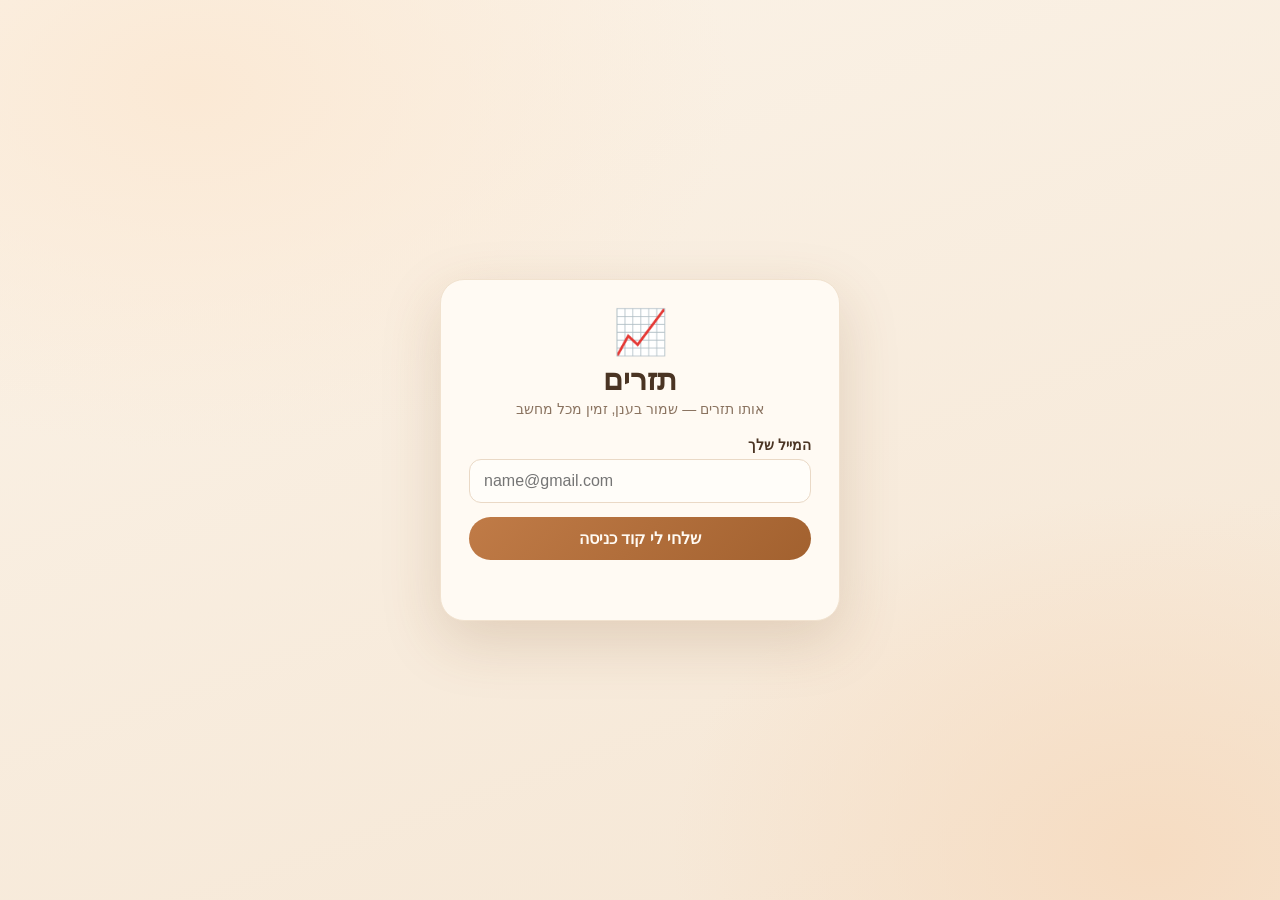
<file: tazrim.html>
<!doctype html>
<html lang="he" dir="rtl">
<head>
<meta charset="utf-8">
<meta name="robots" content="noindex,nofollow">
<meta name="viewport" content="width=device-width,initial-scale=1">
<title>תזרים</title>
<link rel="icon" id="tzCloudIcon" type="image/png" href="[data-uri]">
<style>
  :root{--ink:#4a3423;--muted:#8a7360;--acc:#b5713f;--acc2:#97582c;--line:#ead9c6;--err:#b0472f;--card:#fffaf3}
  *{box-sizing:border-box}
  html,body{height:100%}
  body{margin:0;min-height:100vh;color:var(--ink);font-family:Assistant,Arial,"Segoe UI",sans-serif;display:flex;align-items:center;justify-content:center;padding:16px;
    background:radial-gradient(900px 600px at 15% 10%,#fbe9d5 0,transparent 60%),radial-gradient(800px 600px at 90% 95%,#f6dcc2 0,transparent 60%),linear-gradient(160deg,#fbf3e8,#f5e6d4)}
  .card{width:min(92vw,400px);background:var(--card);border:1px solid #f1e2cf;border-radius:24px;box-shadow:0 20px 60px rgba(120,72,30,.18);padding:30px 28px 26px;text-align:center}
  .ic{font-size:44px;line-height:1}
  h1{margin:8px 0 4px;font-size:30px;font-weight:800;color:var(--ink)}
  .sub{color:var(--muted);font-size:14px;margin-bottom:20px}
  label{display:block;text-align:right;font-size:14px;margin:0 0 6px;font-weight:700}
  input{width:100%;padding:12px 14px;border:1.5px solid var(--line);border-radius:12px;font-size:16px;background:#fffdf9;color:var(--ink);direction:ltr;text-align:left}
  input:focus{outline:0;border-color:var(--acc);box-shadow:0 0 0 4px rgba(181,113,63,.16)}
  button{margin-top:14px;width:100%;padding:12px;border:0;border-radius:999px;background:linear-gradient(135deg,#c07b47,#a2612f);color:#fffaf3;font-size:16px;font-weight:800;cursor:pointer;font-family:inherit}
  button:disabled{opacity:.6;cursor:default}
  .link{background:none;color:var(--acc2);font-size:13px;margin-top:10px;padding:4px;width:auto;text-decoration:underline}
  .msg{margin-top:14px;font-size:14px;min-height:20px;line-height:1.5;color:var(--acc2)}
  .msg.err{color:var(--err)}
  .hid{display:none}
  .bar{height:7px;border-radius:99px;background:#f1e2cf;overflow:hidden;margin:16px 10px 12px}
  .bar b{display:block;height:100%;width:40%;border-radius:99px;background:linear-gradient(90deg,#e0b48c,#b5713f,#e0b48c);animation:bar 1.6s ease-in-out infinite}
  @keyframes bar{0%{margin-inline-start:-40%}100%{margin-inline-start:100%}}
  #loadTxt{font-weight:700;color:var(--acc2);font-size:15px}
  .ldone{font-size:13px;color:var(--muted);line-height:1.9}
  .ldone div:before{content:"✓ ";color:#4f8a5b;font-weight:800}
  @media (prefers-reduced-motion:reduce){*{animation:none!important}}
</style>
</head>
<body>
<div class="card">
  <div class="ic">📈</div>
  <h1>תזרים</h1>
  <div class="sub">אותו תזרים — שמור בענן, זמין מכל מחשב</div>

  <div id="stEmail">
    <label for="em">המייל שלך</label>
    <input id="em" type="email" autocomplete="email" placeholder="name@gmail.com">
    <button id="bSend">שלחי לי קוד כניסה</button>
  </div>

  <div id="stCode" class="hid">
    <label for="cd">הקוד שקיבלת במייל</label>
    <input id="cd" inputmode="numeric" autocomplete="one-time-code" placeholder="123456" maxlength="10">
    <button id="bVerify">כניסה</button>
    <button id="bResend" class="link">שליחת קוד חדש</button>
    <button id="bBack" class="link">שליחה למייל אחר</button>
  </div>

  <div id="stLoad" class="hid">
    <div class="bar"><b></b></div>
    <div id="loadDone" class="ldone"></div>
    <div id="loadTxt">טוענת את התזרים…</div>
  </div>

  <div id="msg" class="msg" role="status" aria-live="polite"></div>
</div>

<script>
/* תזרים בענן — 26.10.2026.
   הקוד של התזרים נשאר כמו שהוא (אותם מסכים, חישובים וטקסטים). מתחלפת רק השמירה:
   במקום localStorage / IndexedDB בדפדפן — שורה לכל מפתח בטבלה taz_kv בענן (פרויקט shontal).
   כל לשונית שולחת רק מה שהיא עצמה שינתה (השוואה מול מה שהיא טענה), עם הגרסה שראתה —
   שורה ששונתה בינתיים במקום אחר לא נדרסת (taz_save מחזיר אותה כ«התנגשות»).
   התזרים קורא משונטל בלבד (taz_payments_get, כמו היום). לא כותב לשונטל. */
(function(){
  var SB='https://mjhywoiwdvuxymuyhhdc.supabase.co';
  var KEY='sb_publishable_c7Y5hKxAqpzIFhhbuhNS2g_u55YKB90';
  /* אותה התחברות כמו שונטל בענן. באתר (github.io) שונטל שומרת את מפתחות הדפדפן עם הקידומת 'shontal-main::'
     (ראו index.html) — אז גם כאן, כדי שההתחברות תהיה משותפת באמת. מקובץ במחשב (file://) — בלי קידומת. */
  var GP=/\.github\.io$/.test(location.hostname||'')?'shontal-main::':'';
  var SK=GP+'shontal-cloud-session', EK=GP+'shontal-cloud-email';
  var LP='tazrim-cloud::';                    /* מפתחות שנשארים רק במחשב הזה */
  var $=function(i){return document.getElementById(i);};
  function msg(t,err){ var m=$('msg'); m.textContent=t||''; m.className='msg'+(err?' err':''); }
  function show(id){ ['stEmail','stCode','stLoad'].forEach(function(x){ $(x).classList.toggle('hid',x!==id); }); }
  function loadStep(t){ var c=$('loadTxt'), d=c.textContent; if(d&&d!==t){ var x=document.createElement('div'); x.textContent=d.replace(/…$/,''); $('loadDone').appendChild(x); } c.textContent=t; }

  var RLS=window.localStorage;                /* האחסון האמיתי של הדפדפן */
  var S=null; try{ S=JSON.parse(RLS.getItem(SK)||'null'); }catch(_){ S=null; }
  function saveS(o){ if(o&&!o.at) o.at=Date.now(); S=o; try{ RLS.setItem(SK, JSON.stringify(o)); }catch(_){ try{ RLS.removeItem(SK); }catch(__){} } sessDB('put',o); }
  /* 16.11.2026 איילת («מתנתקת, מבקשת כל הזמן חיבור מחדש», «גם התזרים יצא»): אחסון הדפדפן של כל הדפים ב-github.io מלא — ההתחברות החדשה (אחרי חידוש)
     לא נשמרה, הדף/הדף השני קרא את הישנה (שכבר לא תקפה) והוציא לכניסה. עכשיו ההתחברות נשמרת גם ב-IndexedDB (לא מתמלא), עם חותמת זמן —
     תמיד משתמשים בחדשה ביותר, וישנה לא דורסת חדשה. משותף לשונטל, לתזרים ולדיג'יים. */
  var SDBN=(GP?'shontal-main-shontal-sess':'shontal-sess');
  function sessDB(op,val){ return new Promise(function(ok){ setTimeout(function(){ ok(null); },3000); /* IndexedDB לא עונה — לא תוקעים את הכניסה */ try{ var r=indexedDB.open(SDBN,1); r.onupgradeneeded=function(e){ try{ e.target.result.createObjectStore('s'); }catch(_){} };
      r.onsuccess=function(e){ try{ var db=e.target.result, t=db.transaction('s',op==='get'?'readonly':'readwrite'), st=t.objectStore('s');
        if(op==='get'){ var g=st.get('S'); g.onsuccess=function(){ ok(g.result||null); }; g.onerror=function(){ ok(null); }; }
        else { if(op==='put') st.put(val,'S'); else st['delete']('S'); t.oncomplete=function(){ ok(true); }; t.onerror=function(){ ok(false); }; } }catch(_){ ok(null); } };
      r.onerror=function(){ ok(null); }; }catch(_){ ok(null); } }); }
  function sessNewer(t){ return !!(t&&t.refresh_token&&(!S||!S.refresh_token||(t.refresh_token!==S.refresh_token&&(t.at||0)>(S.at||0)))); }
  function sessPull(){ return sessDB('get').then(function(t){ if(sessNewer(t)) S=t; return S; }); }
  try{ setInterval(function(){ sessPull(); }, 15000); }catch(_){}

  function clearS(){ S=null; try{ RLS.removeItem(SK); }catch(_){} sessDB('del'); }
  function auth(path, body){
    return fetch(SB+'/auth/v1/'+path,{method:'POST',headers:{'apikey':KEY,'Content-Type':'application/json'},body:JSON.stringify(body)})
      .then(function(r){ return r.text().then(function(t){ var j={}; try{ j=JSON.parse(t||'{}'); }catch(_){}
        if(!r.ok){ var e=new Error(j.msg||j.error_description||j.message||('שגיאה '+r.status)); e.status=r.status; throw e; } return j; }); });
  }
  function keep(j){ saveS({access_token:j.access_token, refresh_token:j.refresh_token, expires_at:(j.expires_at||Math.floor(Date.now()/1000)+(j.expires_in||3600)), email:(j.user&&j.user.email)||(S&&S.email)||''}); }
  var _refreshing=null;
  /* 1.11.2026: שונטל ותזרים חולקים את אותה התחברות (אותו מפתח בדפדפן). כשאחד מהם מחדש את ההתחברות, הקוד הישן
     של השני כבר לא תקף («Refresh Token Not Found») — לכן קודם קוראים מהדפדפן את ההתחברות העדכנית. */
  function syncS(){ try{ var t=JSON.parse(RLS.getItem(SK)||'null'); if(t&&t.refresh_token&&(!S||(t.refresh_token!==S.refresh_token&&(t.at||0)>=(S.at||0)))) S=t; }catch(_){} }
  function refresh(){ return sessPull().then(refresh0); }
  function refresh0(){ syncS(); if(S&&S.refresh_token&&(S.expires_at||0)-Date.now()/1000 >= 120) return Promise.resolve(S);
    if(!S||!S.refresh_token) return Promise.reject(new Error('אין חיבור'));
    if(_refreshing) return _refreshing;
    _refreshing=auth('token?grant_type=refresh_token',{refresh_token:S.refresh_token}).then(function(j){ keep(j); _refreshing=null; return S; },function(e){ _refreshing=null; var was=S&&S.refresh_token; syncS(); if(S&&S.refresh_token&&S.refresh_token!==was) return S; return sessPull().then(function(){ if(S&&S.refresh_token&&S.refresh_token!==was) return S; e.auth=true; throw e; }); });
    return _refreshing; }
  function fresh(){ syncS(); if(!S) return Promise.reject(new Error('אין חיבור')); if((S.expires_at||0)-Date.now()/1000 < 120) return refresh(); return Promise.resolve(S); }
  function hdr(){ return {'apikey':KEY,'Authorization':'Bearer '+(S&&S.access_token||''),'Content-Type':'application/json'}; }
  /* 01.11.2026: גישה לטבלאות הענן מתוך התזרים (כרגע: חשבוניות הקופה הקטנה, taz_petty_files) — עם החיבור של איילת, לפי ה-RLS */
  function rest(path, init, retried){ init=init||{};
    return fresh().then(function(){ var h=hdr(); var x=init.headers||{}; Object.keys(x).forEach(function(k){ h[k]=x[k]; });
        return fetch(SB+'/rest/v1/'+path,{method:init.method||'GET',headers:h,body:init.body}); })
      .then(function(r){
        if(r.status===401 && !retried) return refresh().then(function(){ return rest(path, init, true); });
        return r.text().then(function(t){ if(!r.ok){ var e=new Error('שגיאה '+r.status+': '+t.slice(0,200)); e.status=r.status; throw e; } return t?JSON.parse(t):null; });
      });
  }
  function rpc(fn, body, retried){
    return fresh().then(function(){ return fetch(SB+'/rest/v1/rpc/'+fn,{method:'POST',headers:hdr(),body:JSON.stringify(body||{})}); })
      .then(function(r){
        if(r.status===401 && !retried) return refresh().then(function(){ return rpc(fn, body, true); });
        return r.text().then(function(t){ if(!r.ok){ var e=new Error('שגיאה '+r.status+': '+t.slice(0,200)); e.status=r.status; throw e; } return t?JSON.parse(t):null; });
      });
  }

  /* ---- כניסה בקוד מהמייל (כמו בשונטל בענן) ---- */
  $('bSend').onclick=function(){
    var em=($('em').value||'').trim().toLowerCase();
    if(!/^[^@\s]+@[^@\s]+\.[^@\s]+$/.test(em)){ msg('נא להקליד מייל תקין',true); return; }
    this.disabled=true; msg('שולחת קוד…'); var b=this;
    auth('otp',{email:em, create_user:false}).then(function(){
      try{ RLS.setItem(EK,em); }catch(_){}
      show('stCode'); msg('שלחנו קוד ל-'+em+'. הוא מגיע תוך דקה (כדאי לבדוק גם בספאם).'); $('cd').focus();
    }).catch(function(e){ if(e.status===429){ show('stCode'); msg('כבר נשלח קוד לפני רגע — הקלידי אותו כאן (אפשר לבקש קוד חדש בעוד דקה).',true); return; }
      msg('לא הצלחתי לשלוח קוד: '+e.message,true); })
      .then(function(){ b.disabled=false; });
  };
  $('bVerify').onclick=function(){
    var em=($('em').value||'').trim().toLowerCase(), cd=($('cd').value||'').replace(/\s/g,'');
    if(!cd){ msg('נא להקליד את הקוד',true); return; }
    this.disabled=true; msg('בודקת…'); var b=this;
    auth('verify',{type:'email', email:em, token:cd}).then(function(j){ keep(j); start(); })
      .catch(function(){ msg('הקוד לא נכון או שפג תוקפו. אפשר לבקש קוד חדש.',true); })
      .then(function(){ b.disabled=false; });
  };
  $('cd').addEventListener('keydown',function(e){ if(e.key==='Enter') $('bVerify').click(); });
  $('em').addEventListener('keydown',function(e){ if(e.key==='Enter') $('bSend').click(); });
  $('bBack').onclick=function(){ show('stEmail'); msg(''); };
  $('bResend').onclick=function(){ $('bSend').click(); };
  try{ $('em').value=RLS.getItem(EK)||''; }catch(_){}

  /* =====================================================================
     שכבת השמירה
     ns: manual (tazrim-manual-v1 / state.manual), cinc (tazrim-cinc-v1), pos (tazrim-pos-v1 / state.POS),
         db (state.DB), ls (שאר מפתחות tazrim-*: k = שם המפתח).
     אובייקט מפוצל: שורת סימון sub='' עם {"__obj":1} + שורה לכל תת-מפתח. ord = סדר.
     ===================================================================== */
  var MKEY='tazrim-manual-v1', CKEY='tazrim-cinc-v1', PKEY='tazrim-pos-v1';
  var MANUAL_SKIP={invSync:1};               /* עותק של «לתשלום» משונטל — נשאר במחשב, לא בענן */
  var OBJ_T='{"__obj":1}';
  function isLocalOnly(n){ return n.indexOf('tazrim-')!==0 || /^(tazrim-data-v1|tazrim-backup-last|tazrim-active-rest|tazrim-rest-index)$/.test(n) || /^tazrim-(data|manual)-v1::/.test(n); }
  function nsOf(n){ return n===MKEY?'manual':n===CKEY?'cinc':n===PKEY?'pos':'ls'; }
  function rid(ns,k,sub){ return ns+'\u0001'+k+'\u0001'+sub; }
  function isObj(v){ return v && typeof v==='object' && !Array.isArray(v); }

  /* VIEW = מה שהלשונית הזו טענה/שמרה: id → {ns,k,sub,t (טקסט JSON), ver, ord, del} */
  var VIEW={}, MEM={}, PEND={}, CONFL={}, _remote=0, _savedOk=true;

  function splitRows(out, ns, k, val, top){
    if(isObj(val)){
      out.push({ns:ns,k:k,sub:'',t:OBJ_T,ord:top});
      var i=0; for(var s in val){ if(!Object.prototype.hasOwnProperty.call(val,s)) continue; i++; out.push({ns:ns,k:k,sub:s,t:JSON.stringify(val[s]),ord:i}); }
    } else out.push({ns:ns,k:k,sub:'',t:JSON.stringify(val),ord:top});
  }
  function rowsOf(ns, obj, lsName){
    var out=[], t=0, k;
    if(ns==='manual'){ for(k in obj){ if(MANUAL_SKIP[k]||obj[k]===undefined) continue; splitRows(out,'manual',k,obj[k],t++); } }
    else if(ns==='cinc'){ for(k in obj){ out.push({ns:'cinc',k:k,sub:'',t:OBJ_T,ord:t++}); var i=0, brs=obj[k]||{};
        for(var br in brs){ var days=brs[br]||{}; for(var d in days){ i++; out.push({ns:'cinc',k:k,sub:br+'|'+d,t:JSON.stringify(days[d]),ord:i}); } } } }
    else if(ns==='pos'||ns==='db'){ for(k in obj){ if(obj[k]===undefined) continue; out.push({ns:ns,k:k,sub:'',t:JSON.stringify(obj[k]),ord:t++}); } }
    else { var top=(VIEW[rid('ls',lsName,'')]||{}).ord||0; splitRows(out,'ls',lsName,obj,top); }
    return out;
  }
  function build(ns){ /* VIEW → {k: value} לפי הסדר */
    var rows=[], top={}, id, r;
    for(id in VIEW){ r=VIEW[id]; if(r.ns!==ns||r.del) continue; rows.push(r); if(r.sub==='') top[r.k]=r.ord; }
    rows.sort(function(a,b){ return ((top[a.k]||0)-(top[b.k]||0)) || (a.k<b.k?-1:a.k>b.k?1:0) || ((a.sub!=='')-(b.sub!=='')) || (a.ord-b.ord) || (a.sub<b.sub?-1:a.sub>b.sub?1:0); });
    var out={}, objs={};
    rows.forEach(function(r){ if(r.sub===''&&r.t===OBJ_T) objs[r.k]=1; });
    rows.forEach(function(r){
      if(ns==='cinc'){ if(!r.sub) { out[r.k]=out[r.k]||{}; return; } var p=r.sub.indexOf('|'), br=r.sub.slice(0,p), d=r.sub.slice(p+1);
        var o=out[r.k]=out[r.k]||{}; (o[br]=o[br]||{})[d]=JSON.parse(r.t); return; }
      if(objs[r.k]){ var x=out[r.k]=out[r.k]||{}; if(r.sub) x[r.sub]=JSON.parse(r.t); }
      else out[r.k]=JSON.parse(r.t);
    });
    return out;
  }
  function lsVal(s){ try{ return JSON.parse(s); }catch(_){ return {__raw:s}; } }
  function lsText(v){ return (isObj(v)&&typeof v.__raw==='string'&&Object.keys(v).length===1)?v.__raw:JSON.stringify(v); }
  function localSync(){ try{ return JSON.parse(RLS.getItem(LP+'chakoli_inv_sync')||'null'); }catch(_){ return null; } }
  function buildMem(){
    MEM={};
    var m=build('manual'); var sy=localSync(); if(sy) m.invSync=sy;
    MEM[MKEY]=JSON.stringify(m);
    var c=build('cinc'); if(Object.keys(c).length) MEM[CKEY]=JSON.stringify(c);
    var p=build('pos'); if(Object.keys(p).length) MEM[PKEY]=JSON.stringify(p);
    var l=build('ls'); for(var n in l) MEM[n]=lsText(l[n]);
  }

  /* השוואה: מה הלשונית שינתה מאז שטענה/שמרה. scope = כל ה-ns, או מפתח אחד ב-ls */
  function diff(ns, obj, lsName, remove){
    var want=remove?[]:rowsOf(ns,obj,lsName), seen={}, ch=[];
    want.forEach(function(w){ var id=rid(w.ns,w.k,w.sub); seen[id]=1; if(CONFL[id]) return; var v=VIEW[id];
      if(!v||v.del||v.t!==w.t||v.ord!==w.ord) ch.push({id:id,ns:w.ns,k:w.k,sub:w.sub,t:w.t,ord:w.ord,del:false,base:v?v.ver:null}); });
    for(var id in VIEW){ var v=VIEW[id]; if(v.ns!==ns||v.del||seen[id]||CONFL[id]) continue; if(ns==='ls'&&v.k!==lsName) continue;
      if(ns==='manual'&&MANUAL_SKIP[v.k]) continue;
      ch.push({id:id,ns:v.ns,k:v.k,sub:v.sub,t:v.t,ord:v.ord,del:true,base:v.ver}); }
    return ch;
  }

  /* תור שמירה: אוסף שינויים, שולח פעם אחת בכל פעם (כדי שהגרסאות יתעדכנו לפני השליחה הבאה) */
  var _qT=null, _busy=false, _again=false, _lastErr='';
  function queue(kind, name, obj){ if(kind==='ls') delete PEND['rm\u0001'+name]; PEND[kind+'\u0001'+(name||'')]={kind:kind,name:name,obj:obj}; if(_qT) clearTimeout(_qT); _qT=setTimeout(flush,350); }
  function flush(){
    _qT=null; if(_busy){ _again=true; return; }
    var jobs=PEND; PEND={}; var ch=[], byId={};
    Object.keys(jobs).forEach(function(j){ var o=jobs[j], list;
      try{ if(o.kind==='rm'){ list=diff(nsOf(o.name), null, o.name, true); }
           else if(o.kind==='ls'){ var n=o.name, ns=nsOf(n); if(!Object.prototype.hasOwnProperty.call(MEM,n)) list=[]; else list=diff(ns, ns==='ls'?lsVal(MEM[n]):JSON.parse(MEM[n]), n); }
           else list=diff(o.kind, o.obj, null); }catch(e){ list=[]; }
      list.forEach(function(c){ byId[c.id]=c; }); });
    for(var id in byId) ch.push(byId[id]);
    if(!ch.length){ badge(); return; }
    _busy=true; badge('saving');
    var body=ch.map(function(c){ return {ns:c.ns,k:c.k,sub:c.sub,v:c.del?null:JSON.parse(c.t),deleted:c.del,ord:c.ord,base:c.base}; });
    rpc('taz_save',{p_rows:body}).then(function(res){
      (res.saved||[]).forEach(function(s){ var id=rid(s.ns,s.k,s.sub), c=byId[id]; if(!c) return;
        VIEW[id]={ns:c.ns,k:c.k,sub:c.sub,t:c.t,ord:c.ord,ver:s.ver,del:c.del}; });
      (res.conflicts||[]).forEach(function(s){ var id=rid(s.ns,s.k,s.sub); CONFL[id]=1; });
      if((res.conflicts||[]).length) note('confl');
      _savedOk=true; _lastErr='';
    }).catch(function(e){
      /* לא נשמר — מחזירים לתור וננסה שוב */
      _savedOk=false; _lastErr=String(e&&e.message||e);
      Object.keys(jobs).forEach(function(j){ if(!PEND[j]) PEND[j]=jobs[j]; });
      setTimeout(flush, 5000);
    }).then(function(){ _busy=false; badge(); if(_again){ _again=false; flush(); } });
  }
  function pending(){ return _busy || !!_qT || Object.keys(PEND).length>0 || !_savedOk; }

  /* localStorage מדומה: מפתחות tazrim-* מהזיכרון (שנטען מהענן); השאר — במחשב, עם קידומת */
  function localKeys(){ var a=[]; for(var i=0;i<RLS.length;i++){ var k=RLS.key(i); if(k&&k.indexOf(LP)===0) a.push(k.slice(LP.length)); } return a; }
  var VLS={
    getItem:function(k){ k=String(k); if(isLocalOnly(k)) return RLS.getItem(LP+k); return Object.prototype.hasOwnProperty.call(MEM,k)?MEM[k]:null; },
    setItem:function(k,v){ k=String(k); v=String(v); if(/^tazrim-cinc-BAK-autover-/.test(k)){ MEM[k]=v; return; } if(isLocalOnly(k)){ RLS.setItem(LP+k,v); return; } if(MEM[k]===v) return; MEM[k]=v; queue('ls',k); },
    removeItem:function(k){ k=String(k); if(isLocalOnly(k)){ RLS.removeItem(LP+k); return; } if(!Object.prototype.hasOwnProperty.call(MEM,k)) return;
      delete MEM[k]; delete PEND['ls\u0001'+k]; queue('rm',k); },
    clear:function(){ localKeys().forEach(function(k){ RLS.removeItem(LP+k); }); },
    key:function(i){ var a=Object.keys(MEM).concat(localKeys()); return a[i]==null?null:a[i]; }
  };
  Object.defineProperty(VLS,'length',{get:function(){ return Object.keys(MEM).length+localKeys().length; }});
  /* מצב מלא (מה שהתזרים שומר ב-IndexedDB בשם state): DB + manual + POS */
  function stateGet(){
    var db=build('db'); if(!Object.keys(db).length) return Promise.resolve(undefined);
    var m=JSON.parse(MEM[MKEY]||'{}'), p=build('pos');
    var st={_tazrimState:1, savedAt:new Date().toISOString(), DB:db, manual:m, POS:Object.keys(p).length?p:null, sync:localSync()};
    /* כמו IndexedDB האמיתי: התשובה מגיעה רק אחרי שכל הדף נקרא (כולל בלוקי הייבוא בסוף הקובץ) */
    return new Promise(function(res){ (function w(){ if(document.readyState==='loading') return setTimeout(w,20); setTimeout(function(){ res(st); },0); })(); });
  }
  function stateSet(st){
    try{ if(st&&st.DB) queue('db',null,st.DB); if(st&&isObj(st.manual)) queue('manual',null,st.manual); if(st&&isObj(st.POS)) queue('pos',null,st.POS); }catch(_){}
    return Promise.resolve(true);
  }

  /* מה השתנה במכשיר/לשונית אחרת — לא דורסים, רק מודיעים ומציעים רענון */
  var _since=null;
  function poll(){
    if(!_since||pending()) return;
    rpc('taz_changes',{p_since:new Date(new Date(_since).getTime()-3000).toISOString()}).then(function(res){
      _since=res.now;
      var n=0; (res.rows||[]).forEach(function(r){ var v=VIEW[rid(r.ns,r.k,r.sub)]; if(!v||r.ver>v.ver) n++; });
      if(n){ _remote+=n; note('remote'); }
    }).catch(function(){});
  }

  /* ---- חיווי קטן (פינה שמאלית למעלה) ---- */
  function esc(s){ return String(s==null?'':s).replace(/[&<>"]/g,function(c){ return {'&':'&amp;','<':'&lt;','>':'&gt;','"':'&quot;'}[c]; }); }
  function badge(st){
    var b=document.getElementById('tzCloudDot'); if(!b) return;
    var s=st||(!_savedOk?'err':(pending()?'saving':'ok'));
    var m={ok:['☁️','#e9d6bf','נשמר בענן'], saving:['☁️','#f3c98f','שומרת בענן…'], err:['⚠️','#f2b8a8','לא נשמר בענן — מנסה שוב. '+_lastErr]}[s];
    b.firstChild.textContent=m[0]; b.firstChild.style.background=m[1]; b.firstChild.title=m[2];
    var t=document.getElementById('tzCloudSt'); if(t) t.textContent=m[2];
  }
  function note(kind){
    var id='tzCloudNote', d=document.getElementById(id); if(!d){ d=document.createElement('div'); d.id=id;
      d.style.cssText='position:fixed;bottom:14px;left:14px;z-index:2147483646;max-width:360px;direction:rtl;background:#fff6ea;color:#6b3f1d;border:1px solid #efc89c;border-radius:12px;padding:10px 14px;font:600 13.5px Assistant,Arial,sans-serif;box-shadow:0 6px 20px rgba(120,72,30,.18);line-height:1.55';
      document.body.appendChild(d); }
    var txt=(Object.keys(CONFL).length?'⚠️ שינוי שעשית לא נשמר, כי אותו נתון עודכן בינתיים במחשב או לשונית אחרת. לחצי «רענון» כדי לראות את העדכני, ואז להזין שוב.':
      '🔄 התזרים עודכן במחשב או לשונית אחרת.');
    d.innerHTML=esc(txt)+' <button onclick="location.reload()" style="margin-inline-start:6px;border:0;border-radius:8px;padding:4px 12px;background:#b5713f;color:#fffaf3;font:700 13px Assistant,Arial;cursor:pointer">רענון</button>';
  }
  function dot(email){
    var w=document.createElement('div'); w.id='tzCloudDot';
    w.style.cssText='position:fixed;top:10px;left:10px;z-index:2147483646;direction:rtl;font:13px Assistant,Arial,sans-serif';
    w.innerHTML='<div style="width:30px;height:30px;border-radius:50%;background:#e9d6bf;display:flex;align-items:center;justify-content:center;cursor:pointer;font-size:15px;box-shadow:0 2px 8px rgba(120,72,30,.18)" onclick="var m=this.nextSibling;m.style.display=(m.style.display===\'block\'?\'none\':\'block\')">☁️</div>'+
      '<div style="display:none;position:absolute;top:36px;left:0;min-width:230px;background:#fffaf3;border:1px solid #ead9c6;border-radius:12px;box-shadow:0 8px 24px rgba(120,72,30,.18);padding:10px 12px;color:#4a3423;line-height:1.7">'+
      '<b>☁️ תזרים</b><br><span id="tzCloudSt">נשמר בענן</span><br><span style="color:#8a7360">מחוברת: '+esc(email)+'</span><br>'+
      '<a href="#" onclick="try{localStorage.__tzLogout()}catch(_){};return false" style="color:#97582c;font-weight:700">יציאה</a></div>';
    (document.body||document.documentElement).appendChild(w); badge();
  }

  /* ---- התאמות קטנות לקוד התזרים: מצב מלא נשמר בענן במקום IndexedDB ---- */
  function patch(h){
    var reps=[
      ['function idbSet(k,v){', "function idbSet(k,v){ if(k==='state'&&window.__TAZ) return window.__TAZ.stateSet(v); return __tazIdbSet0(k,v); }\nfunction __tazIdbSet0(k,v){"],
      ['function idbGet(k){', "function idbGet(k){ if(k==='state'&&window.__TAZ) return window.__TAZ.stateGet(); return __tazIdbGet0(k); }\nfunction __tazIdbGet0(k){"]
    ];
    /* גיבוי יומי לתיקיית ההורדות — לא בענן (הקובץ נקרא כמו הגיבוי מהמחשב והחליף אותו). אופציונלי: אם השורה השתנתה — לא נכשלים */
    var BK="bkAuto(false); } else setTimeout(_bkWait,1500);";
    if(h.split(BK).length===2) h=h.replace(BK,"/* ענן: בלי גיבוי יומי להורדות */ } else setTimeout(_bkWait,1500);");
    for(var i=0;i<reps.length;i++){ var n=h.split(reps[i][0]).length-1; if(n!==1) throw new Error('התאמה '+(i+1)+' לא נמצאה ('+n+')'); h=h.split(reps[i][0]).join(reps[i][1]); }
    return h;
  }

  /* ---- בלוקי הבוקר (שלב 3): ריצות הבוקר כותבות אותם לענן (taz_inbox). משתמשים בגרסה החדשה מבין
     זו שמוטמעת בקוד לבין זו שבענן — והתזרים מחיל אותם בדיוק כמו היום (VER, פעם אחת). ---- */
  var BLOCKS={bank:['bankInbox','__BANK_INBOX','__BANK_INBOX_VER','bankInbox'], cashdep:['cashdepInbox','__CASHDEP_INBOX','__CASHDEP_INBOX_VER','cashdepInbox'],
    petty:['pettyInbox','__PETTY_INBOX','__PETTY_INBOX_VER','pettyInbox'], set:['setInbox','__SET_INBOX',null,null],
    liab_history:['liabHistory','__LIAB_HISTORY','__LIAB_HISTORY_VER','liabHistory'], cinc_corrected:['cincCorrectedData','__CINC_CORRECTED','__CINC_CORRECTED_VER','cincAutoLoad']};
  function scriptRange(h,id){ var open='<script id="'+id+'">', a=h.indexOf(open); if(a<0) return null; var b=h.indexOf('<\/script>',a); if(b<0) return null; return [a+open.length,b]; }
  function js(v){ return JSON.stringify(v).replace(/<\//g,'<\\/').replace(/\u2028/g,'\\u2028').replace(/\u2029/g,'\\u2029'); }
  var INBOX_USED={};
  function applyInbox(h, IN){
    Object.keys(BLOCKS).forEach(function(name){ var c=IN&&IN[name]; if(!c) return; var d=BLOCKS[name], r=scriptRange(h,d[0]); if(!r) return;
      if(d[2]){ var vr=scriptRange(h,d[3]); if(!vr) return; var vb=h.slice(vr[0],vr[1]); var m=vb.match(new RegExp('window\\.'+d[2]+'\\s*=\\s*"([^"]*)"')); var ev=m?m[1]:'';
        if(!(String(c.ver)>ev)) return;
        if(d[3]===d[0]){ h=h.slice(0,r[0])+'window.'+d[2]+'='+JSON.stringify(String(c.ver))+';window.'+d[1]+'='+js(c.data)+';'+h.slice(r[1]); }
        else { h=h.slice(0,r[0])+'window.'+d[1]+'='+js(c.data)+';'+h.slice(r[1]); var vr2=scriptRange(h,d[3]), vb2=h.slice(vr2[0],vr2[1]);
          h=h.slice(0,vr2[0])+vb2.replace(new RegExp('window\\.'+d[2]+'\\s*=\\s*"[^"]*"'),'window.'+d[2]+'='+JSON.stringify(String(c.ver)))+h.slice(vr2[1]); }
        INBOX_USED[name]=c.ver; }
      else { /* set: איחוד לפי id (הפריטים מוחלים פעם אחת לפי setApplied) */
        var body=h.slice(r[0],r[1]), mm=body.match(/window\.__SET_INBOX\s*=\s*/), cur=[]; if(mm){ try{ cur=JSON.parse(body.slice(mm.index+mm[0].length).trim().replace(/;\s*$/,'')); }catch(_){ cur=[]; } }
        var seen={}, all=[]; (c.data||[]).concat(cur||[]).forEach(function(x){ var k=String(x&&x.id); if(seen[k]) return; seen[k]=1; all.push(x); });
        h=h.slice(0,r[0])+'window.__SET_INBOX='+js(all)+';'+h.slice(r[1]); INBOX_USED[name]=c.ver; }
    });
    return h;
  }

  /* מטמון מקומי של קוד התזרים — מורידים מחדש רק כשיש גרסה חדשה */
  function idb(){ return new Promise(function(res,rej){ setTimeout(function(){ rej(new Error('idb-timeout')); },2500); try{ var q=indexedDB.open('tazrim-cloud',1);
    q.onupgradeneeded=function(){ q.result.createObjectStore('f'); }; q.onsuccess=function(){ res(q.result); }; q.onerror=function(){ rej(q.error); }; }catch(e){ rej(e); } }); }
  function cget(k){ return idb().then(function(db){ return new Promise(function(res){ var t=db.transaction('f','readonly').objectStore('f').get(k); t.onsuccess=function(){ res(t.result||null); }; t.onerror=function(){ res(null); }; }); }).catch(function(){ return null; }); }
  function cput(k,v){ return idb().then(function(db){ return new Promise(function(res){ var t=db.transaction('f','readwrite'); t.objectStore('f').put(v,k); t.oncomplete=function(){ res(true); }; t.onerror=function(){ res(false); }; }); }).catch(function(){ return false; }); }
  function gunzipB64(b64){ var bin=atob(b64), u=new Uint8Array(bin.length); for(var i=0;i<bin.length;i++) u[i]=bin.charCodeAt(i);
    return new Response(new Blob([u]).stream().pipeThrough(new DecompressionStream('gzip'))).text(); }
  function rest(q){ return fresh().then(function(){ return fetch(SB+'/rest/v1/'+q,{headers:hdr()}); }).then(function(r){
      if(r.status===401){ clearS(); throw new Error('ההתחברות פגה — נא להיכנס שוב'); }
      if(!r.ok) throw new Error('שגיאה בטעינה ('+r.status+')'); return r.json(); }); }
  function getCode(){
    return rest('taz_files?name=eq.tazrim.gz&select=md5,updated_at').then(function(rows){
      if(!rows||!rows.length) throw new Error('קוד התזרים עוד לא הועלה לענן.');
      var md5=rows[0].md5;
      return cget('app').then(function(c){
        if(c&&c.md5===md5&&c.html) return c.html;
        loadStep('מורידה את גרסת התזרים העדכנית…');
        return rest('taz_files?name=eq.tazrim.gz&select=content').then(function(r2){ return gunzipB64(r2[0].content); })
          .then(function(html){ return cput('app',{md5:md5,html:html}).then(function(){ return html; }); });
      });
    });
  }
  function loadNs(ns){
    var all=[];
    function page(ak,as){ return rpc('taz_load',{p_ns:ns,p_after_k:ak,p_after_sub:as,p_limit:2000}).then(function(rows){
      rows=rows||[]; all=all.concat(rows); if(rows.length<2000) return all; var l=rows[rows.length-1]; return page(l.k,l.sub); }); }
    return page('','');
  }

  function start(){
    show('stLoad'); msg(''); $('loadDone').textContent=''; $('loadTxt').textContent='מתחברת לענן…';
    var who='';
    fresh().then(function(){ return rpc('taz_me',{}); }).then(function(n){
      if(!n) throw new Error('למייל הזה אין הרשאה לתזרים. אם זו טעות — לפנות לאיילת.');
      who=n; loadStep('טוענת את הנתונים…');
      return rpc('taz_changes',{p_since:new Date(Date.now()+86400000).toISOString()}).then(function(r){ _since=r.now; });
    }).then(function(){
      return Promise.all(['manual','cinc','pos','db','ls'].map(function(ns){ return loadNs(ns).then(function(rows){
        rows.forEach(function(r){ var t; try{ t=JSON.stringify(r.v); }catch(_){ t='null'; }
          VIEW[rid(ns,r.k,r.sub)]={ns:ns,k:r.k,sub:r.sub,t:t,ver:r.ver,ord:r.ord||0,del:!!r.deleted}; }); }); }));
    }).then(function(){
      buildMem();
      loadStep('טוענת את התזרים…');
      return getCode();
    }).then(function(html){
      html=patch(html);
      return rpc('taz_inbox_load',{}).then(function(IN){ return applyInbox(html, IN||{}); }, function(){ return html; });
    }).then(function(html){
      window.__TAZ={stateGet:stateGet, stateSet:stateSet, pending:pending, flush:flush, who:who, inbox:INBOX_USED, rest:rest,
        _view:function(){ return VIEW; }, _mem:function(){ return MEM; },
        _dirty:function(){ var n=0; Object.keys(MEM).forEach(function(k){ if(/^tazrim-cinc-BAK-autover-/.test(k)) return; var ns=nsOf(k); try{ n+=diff(ns, ns==='ls'?lsVal(MEM[k]):JSON.parse(MEM[k]), k).length; }catch(_){ n++; } }); return n; }};
      try{ Object.defineProperty(window,'localStorage',{configurable:true,get:function(){ return VLS; }}); }catch(e){ throw new Error('הדפדפן לא מאפשר את שכבת השמירה: '+e.message); }
      VLS.__tzLogout=function(){ clearS(); location.reload(); };
      window.addEventListener('beforeunload',function(e){ if(pending()){ try{ flush(); }catch(_){} e.preventDefault(); e.returnValue=''; return ''; } });
      setInterval(poll, 5000);
      document.open(); document.write(html); document.close();
      try{ var ic=document.querySelector('link[rel~="icon"]'); var href=ic?ic.href:'[data-uri]'; if(ic) ic.remove(); var nl=document.createElement('link'); nl.rel='icon'; nl.type='image/png'; nl.href=href; document.head.appendChild(nl); }catch(_){}
      var em=(S&&S.email)||'';
      var t=setInterval(function(){ if(document.body){ clearInterval(t); dot(em); } },200);
    }).catch(function(e){
      /* מחוברת אבל הטעינה נכשלה — לא מחזירים למסך הכניסה (מבלבל), אלא מציעים לנסות שוב */
      if(e&&(e.auth||/refresh token|jwt/i.test(String(e.message)))){ clearS(); show('stEmail'); msg('ההתחברות פגה — נא להיכנס שוב עם קוד מהמייל (פעם אחת).',true); return; }
      if(S && S.refresh_token && !/הרשאה|נא להיכנס/.test(String(e&&e.message))){
        show('stLoad'); $('loadTxt').textContent='הטעינה לא הצליחה.'; msg((e.message||String(e))+'',true);
        var b=document.createElement('button'); b.textContent='לנסות שוב'; b.onclick=function(){ b.remove(); start(); }; $('msg').appendChild(document.createElement('br')); $('msg').appendChild(b);
        return; }
      show('stEmail'); msg(e.message||String(e),true); });
  }

  sessPull().then(function(){ if(S && S.refresh_token){ start(); } else { show('stEmail'); } });
})();
</script>
</body>
</html>
</file>
